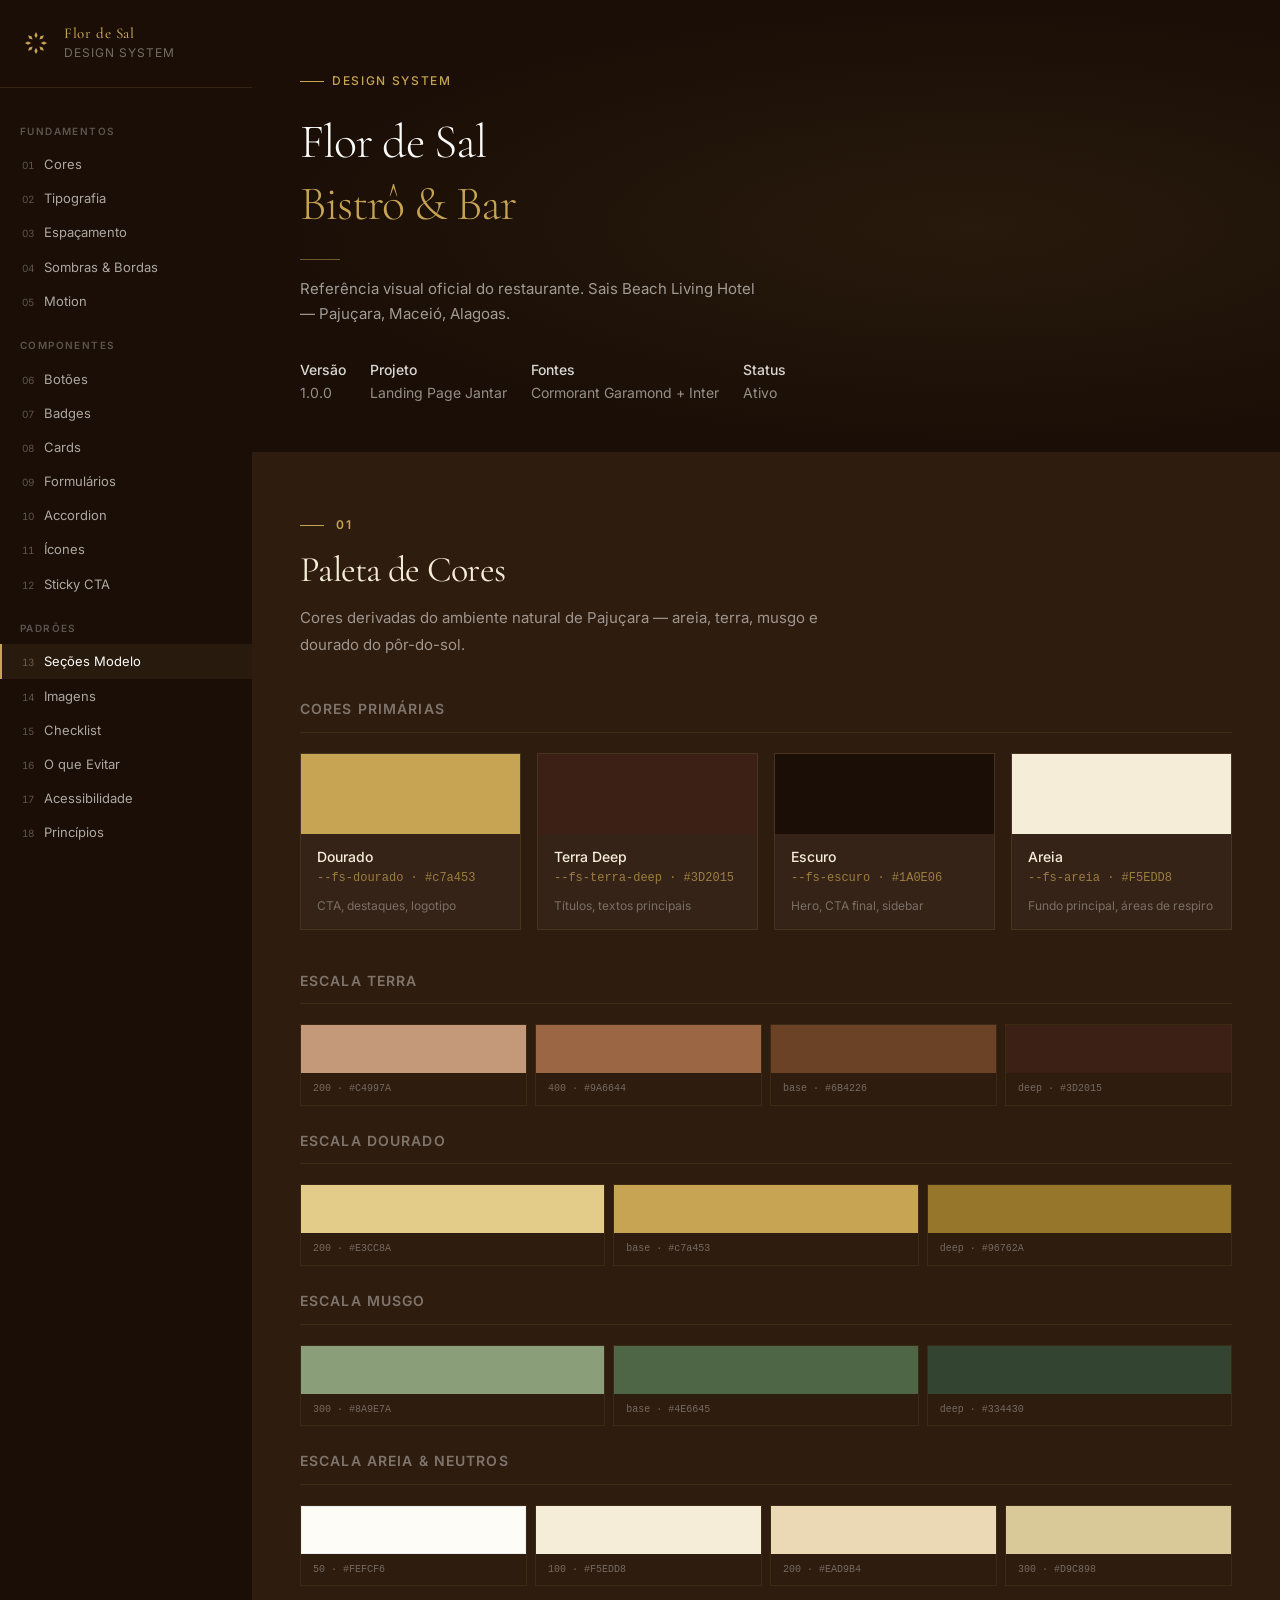
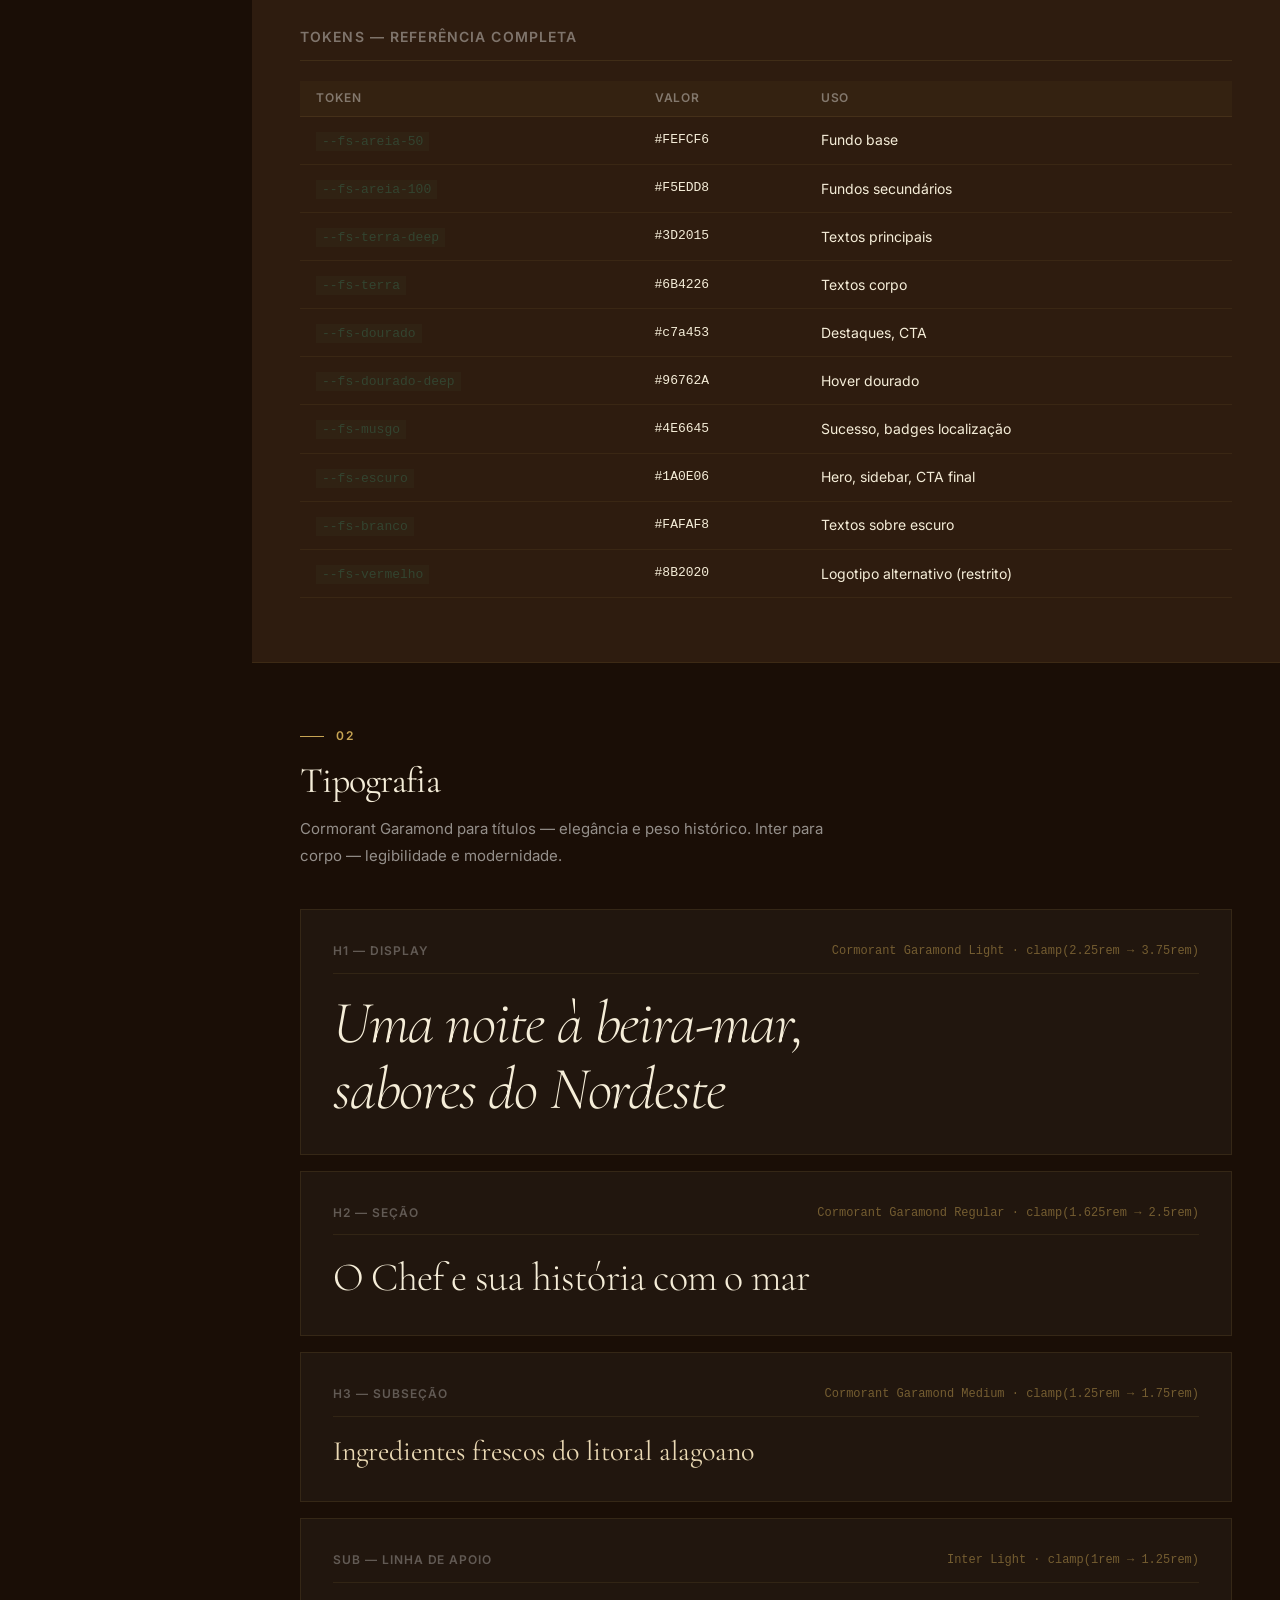
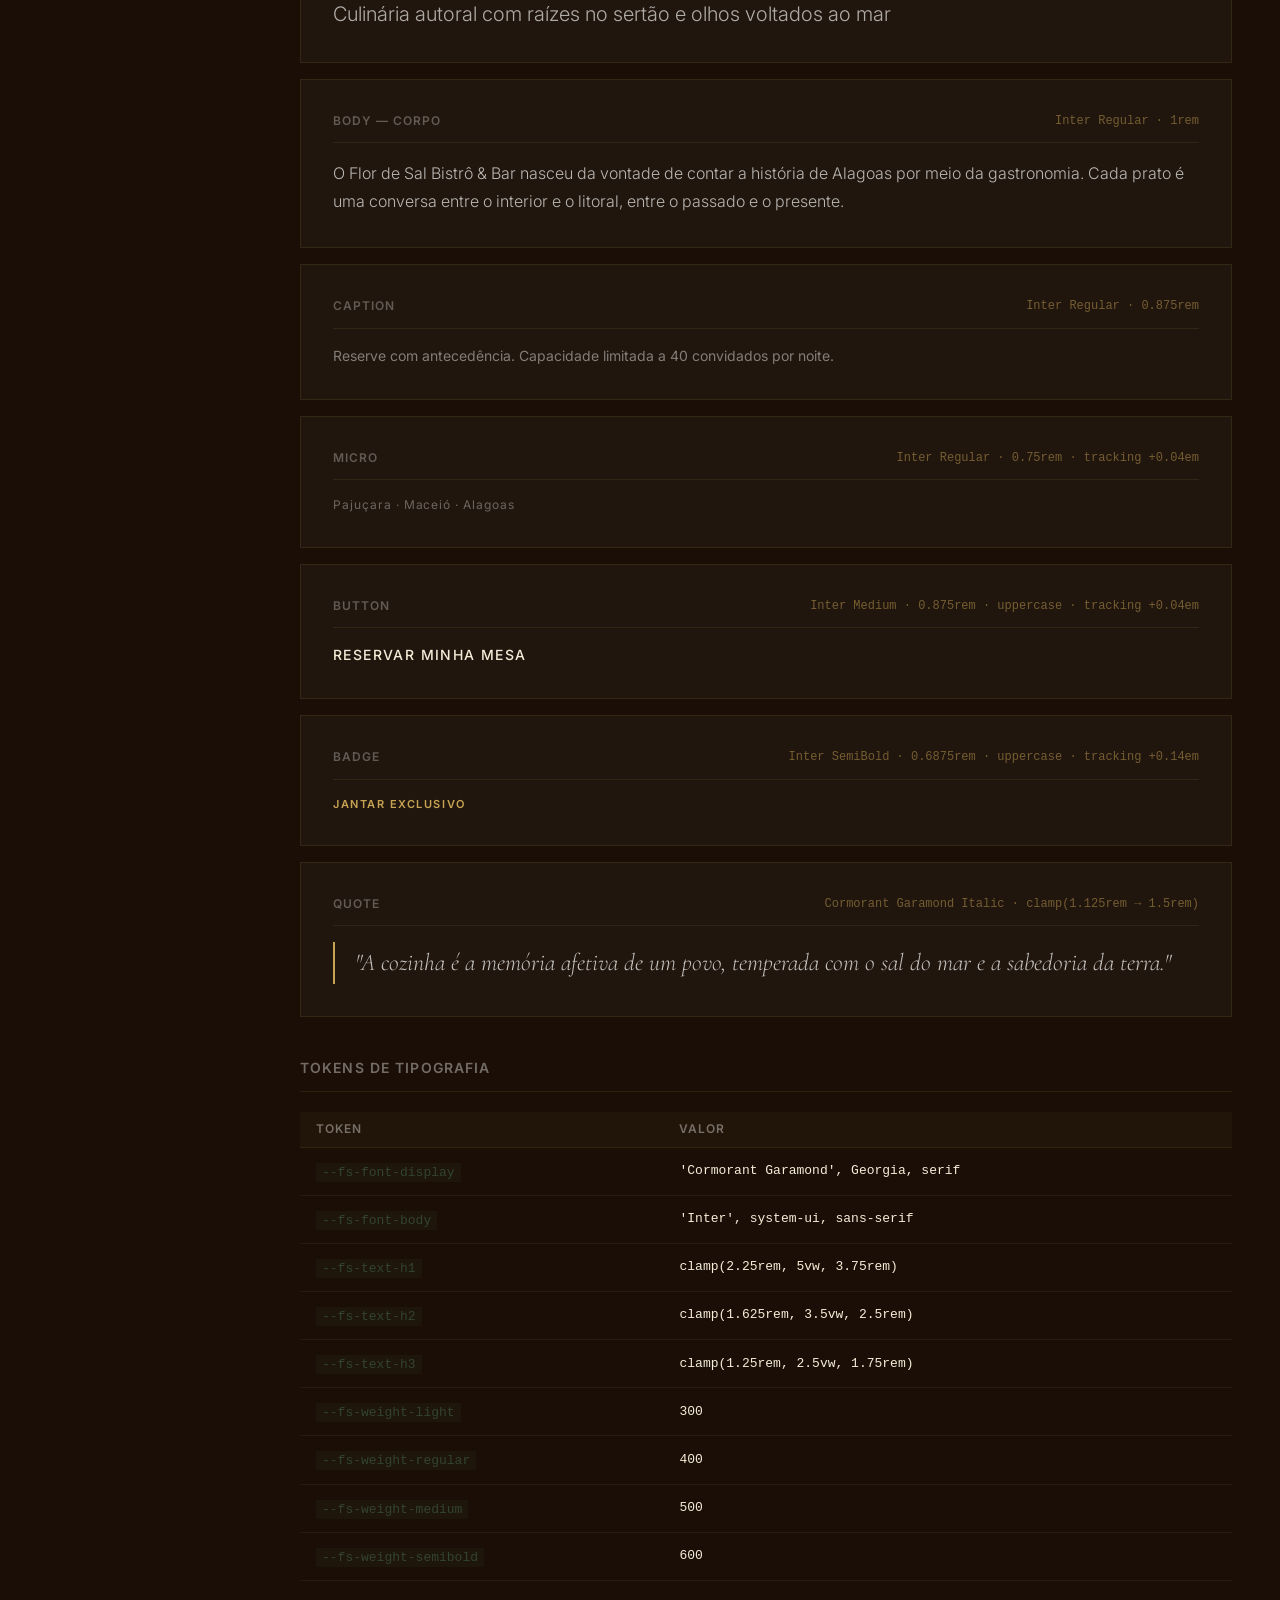
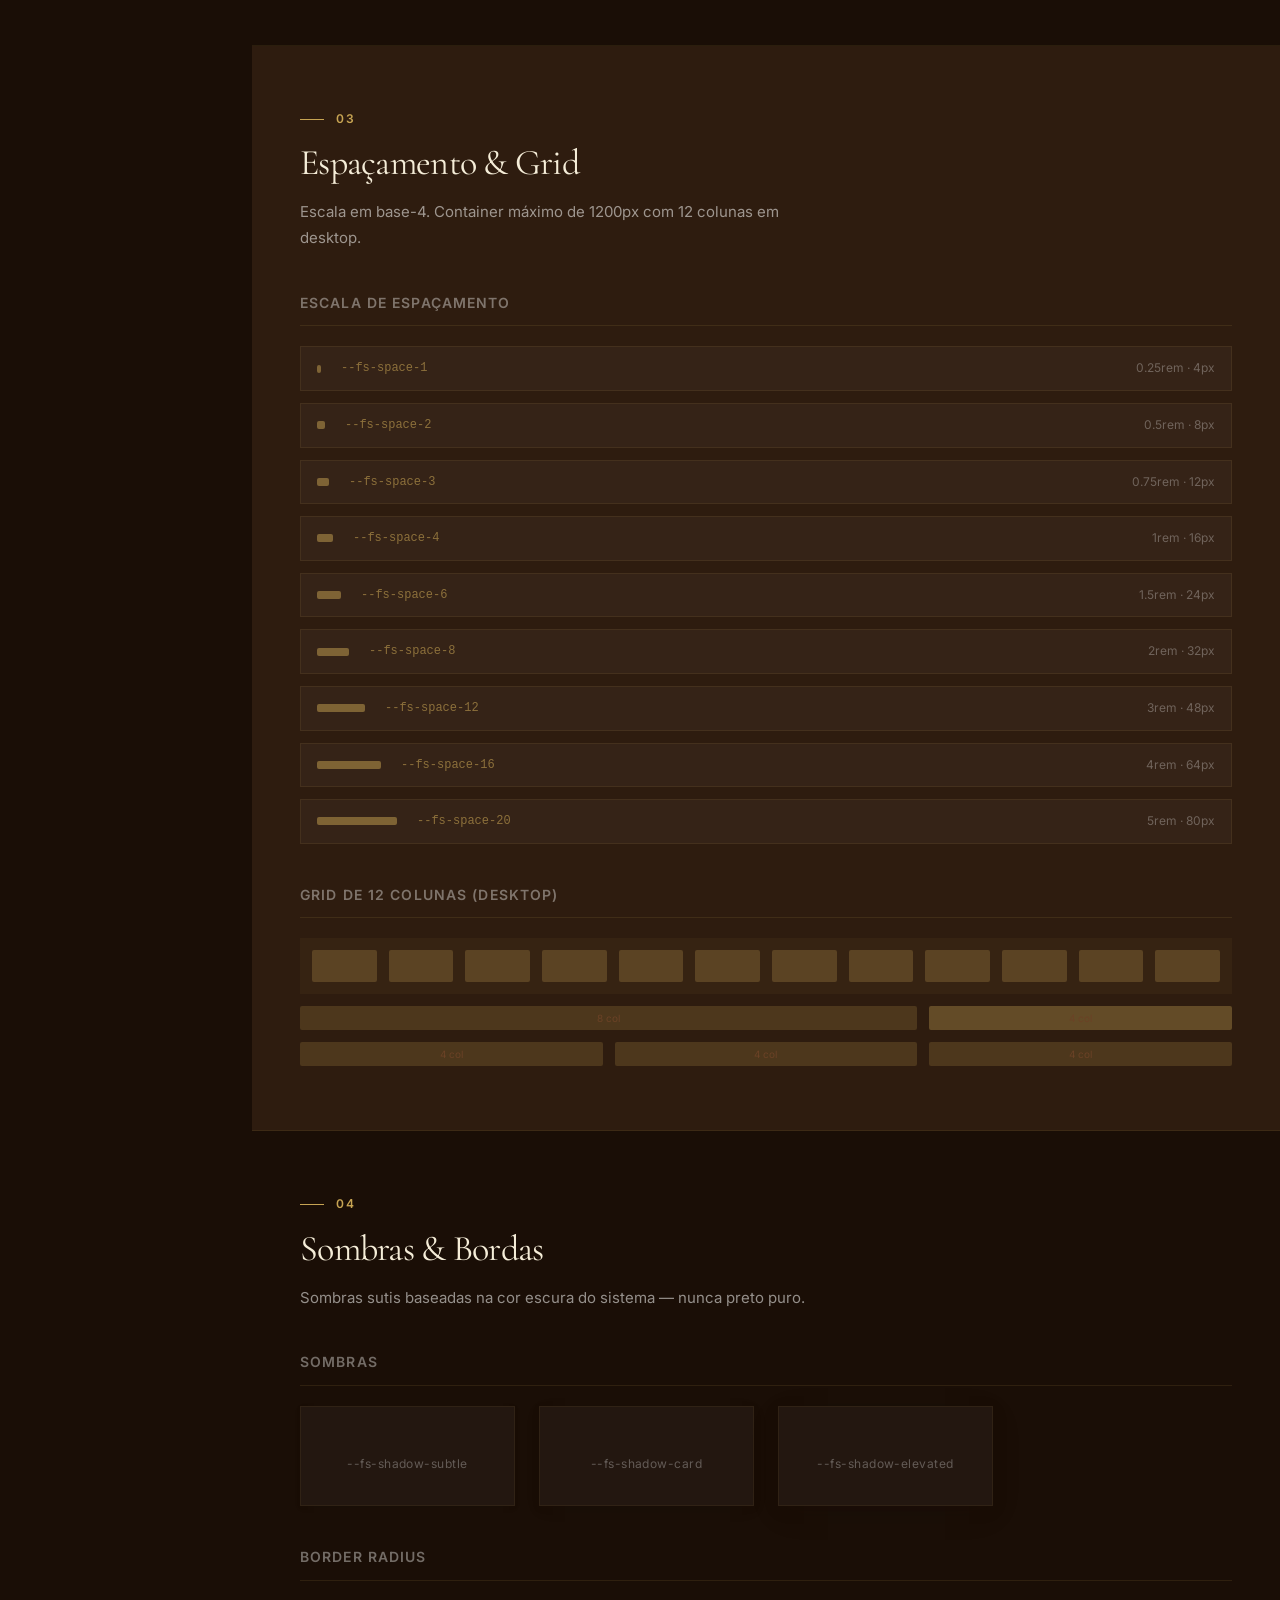
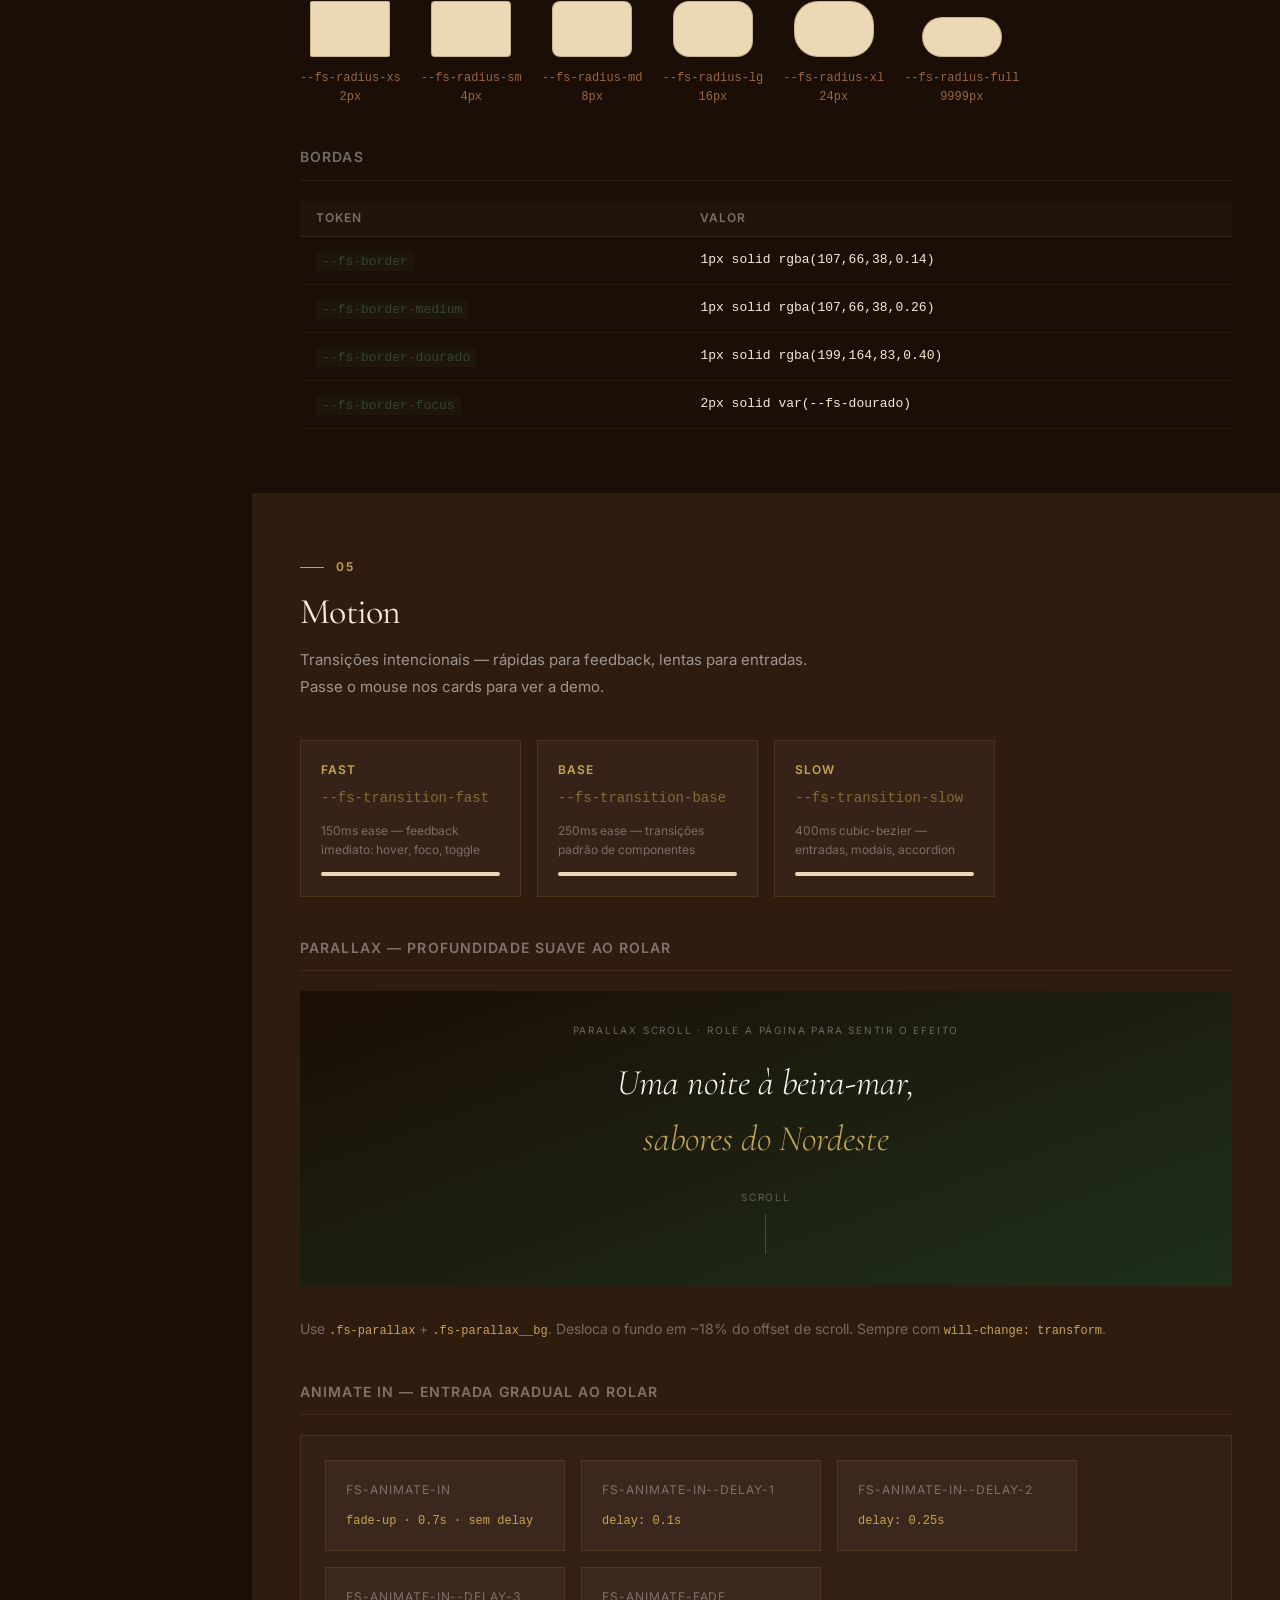
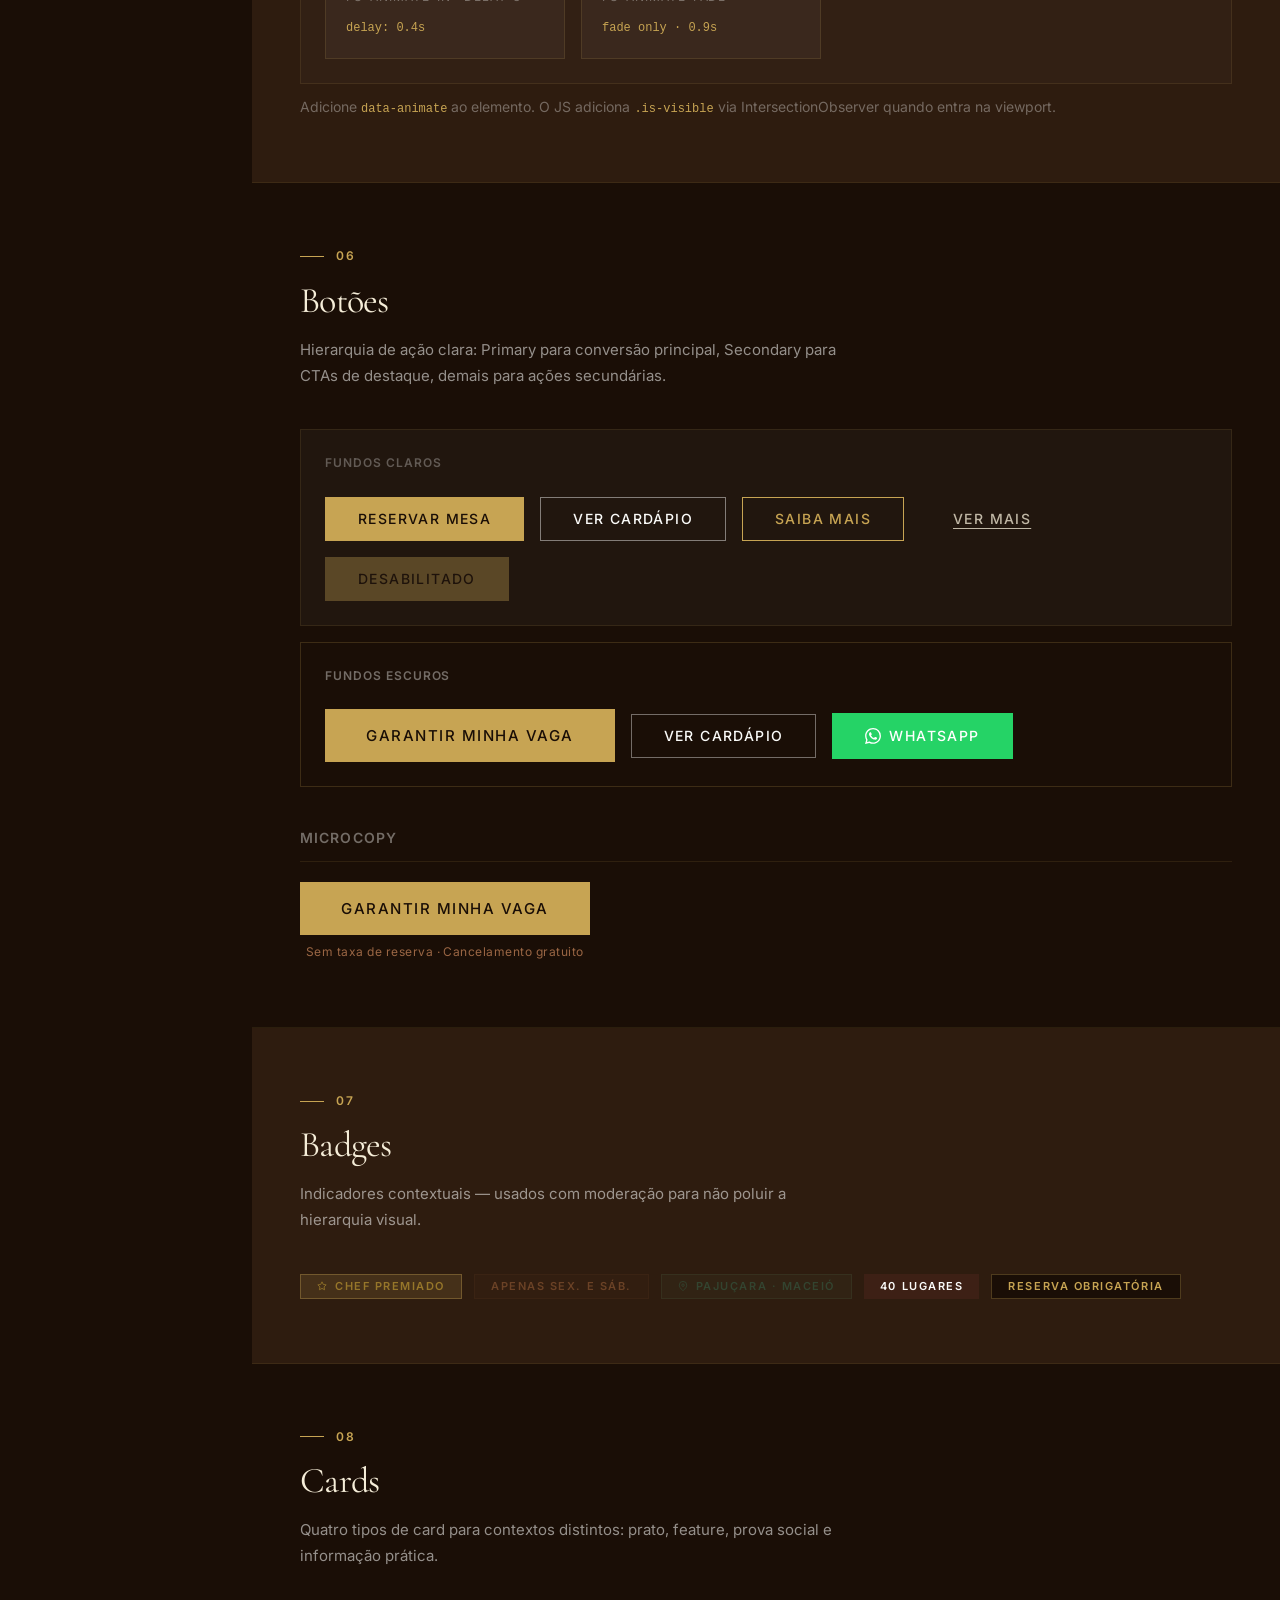
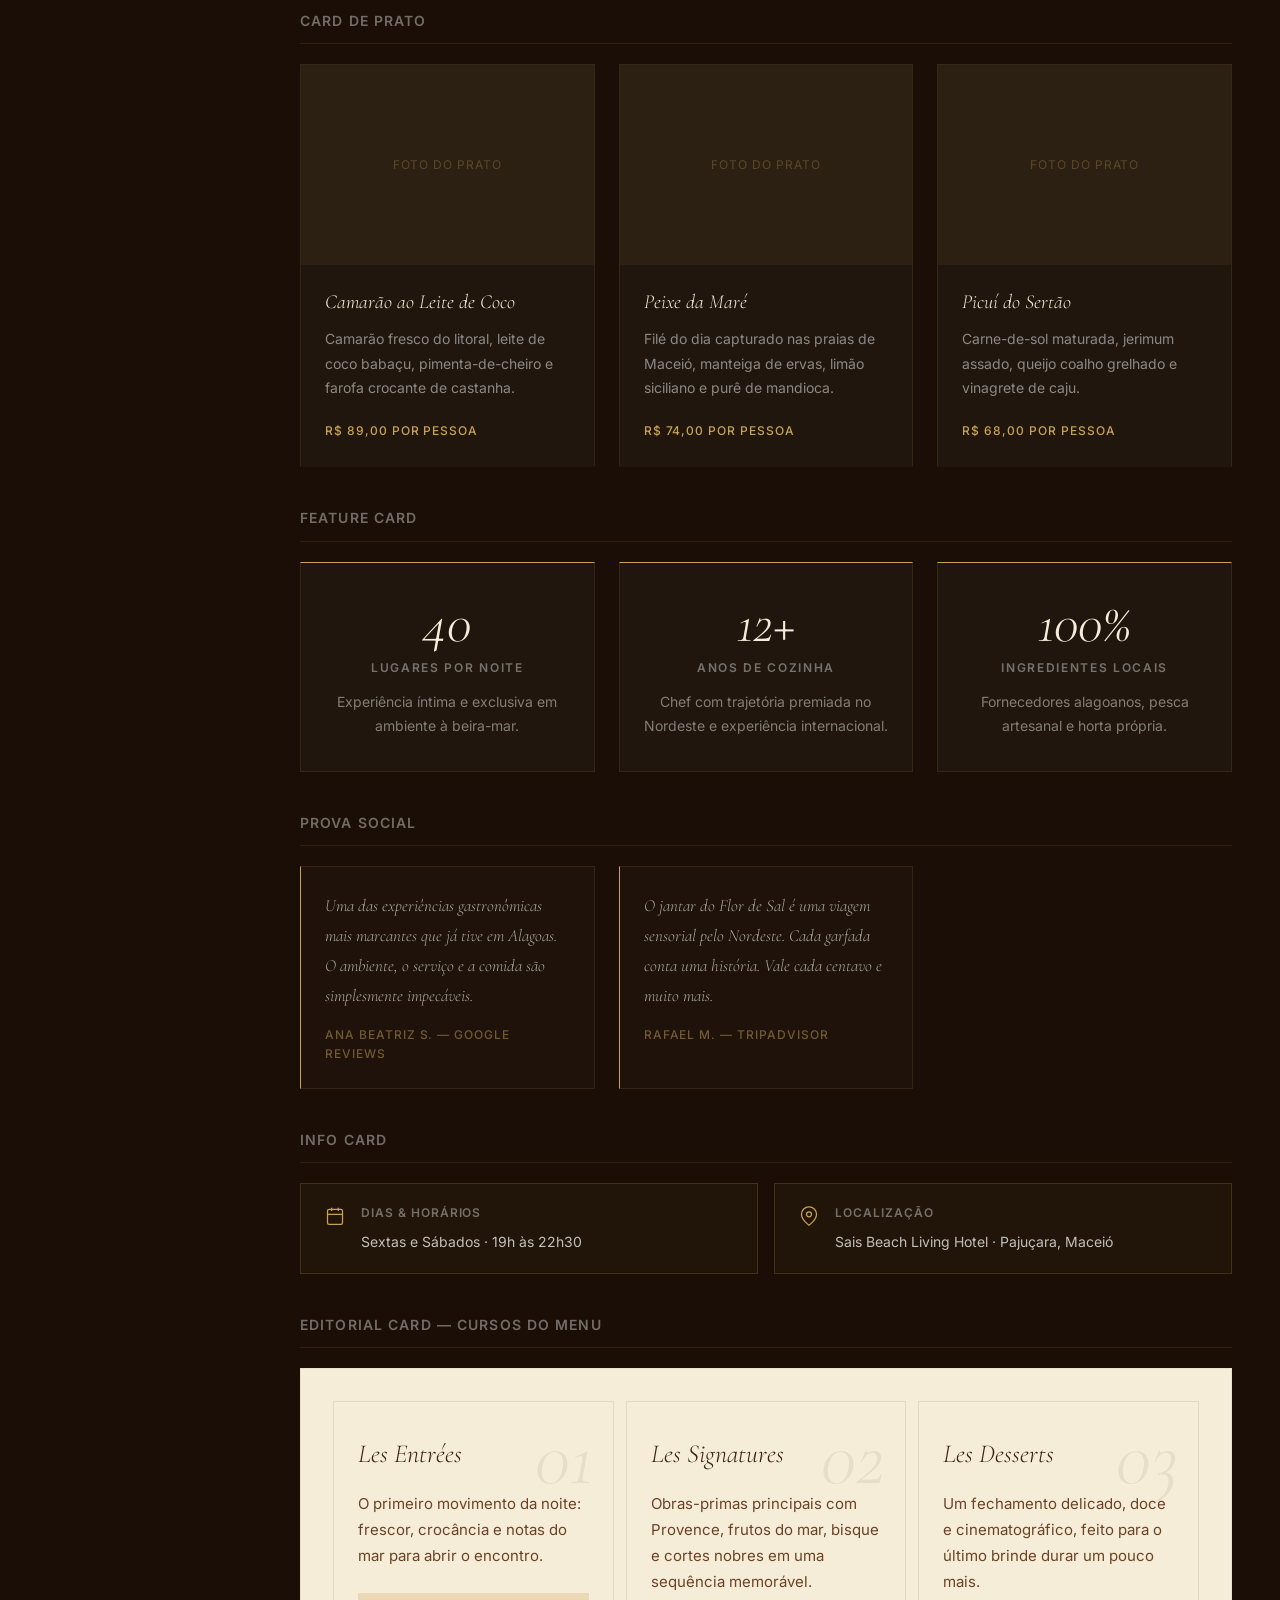
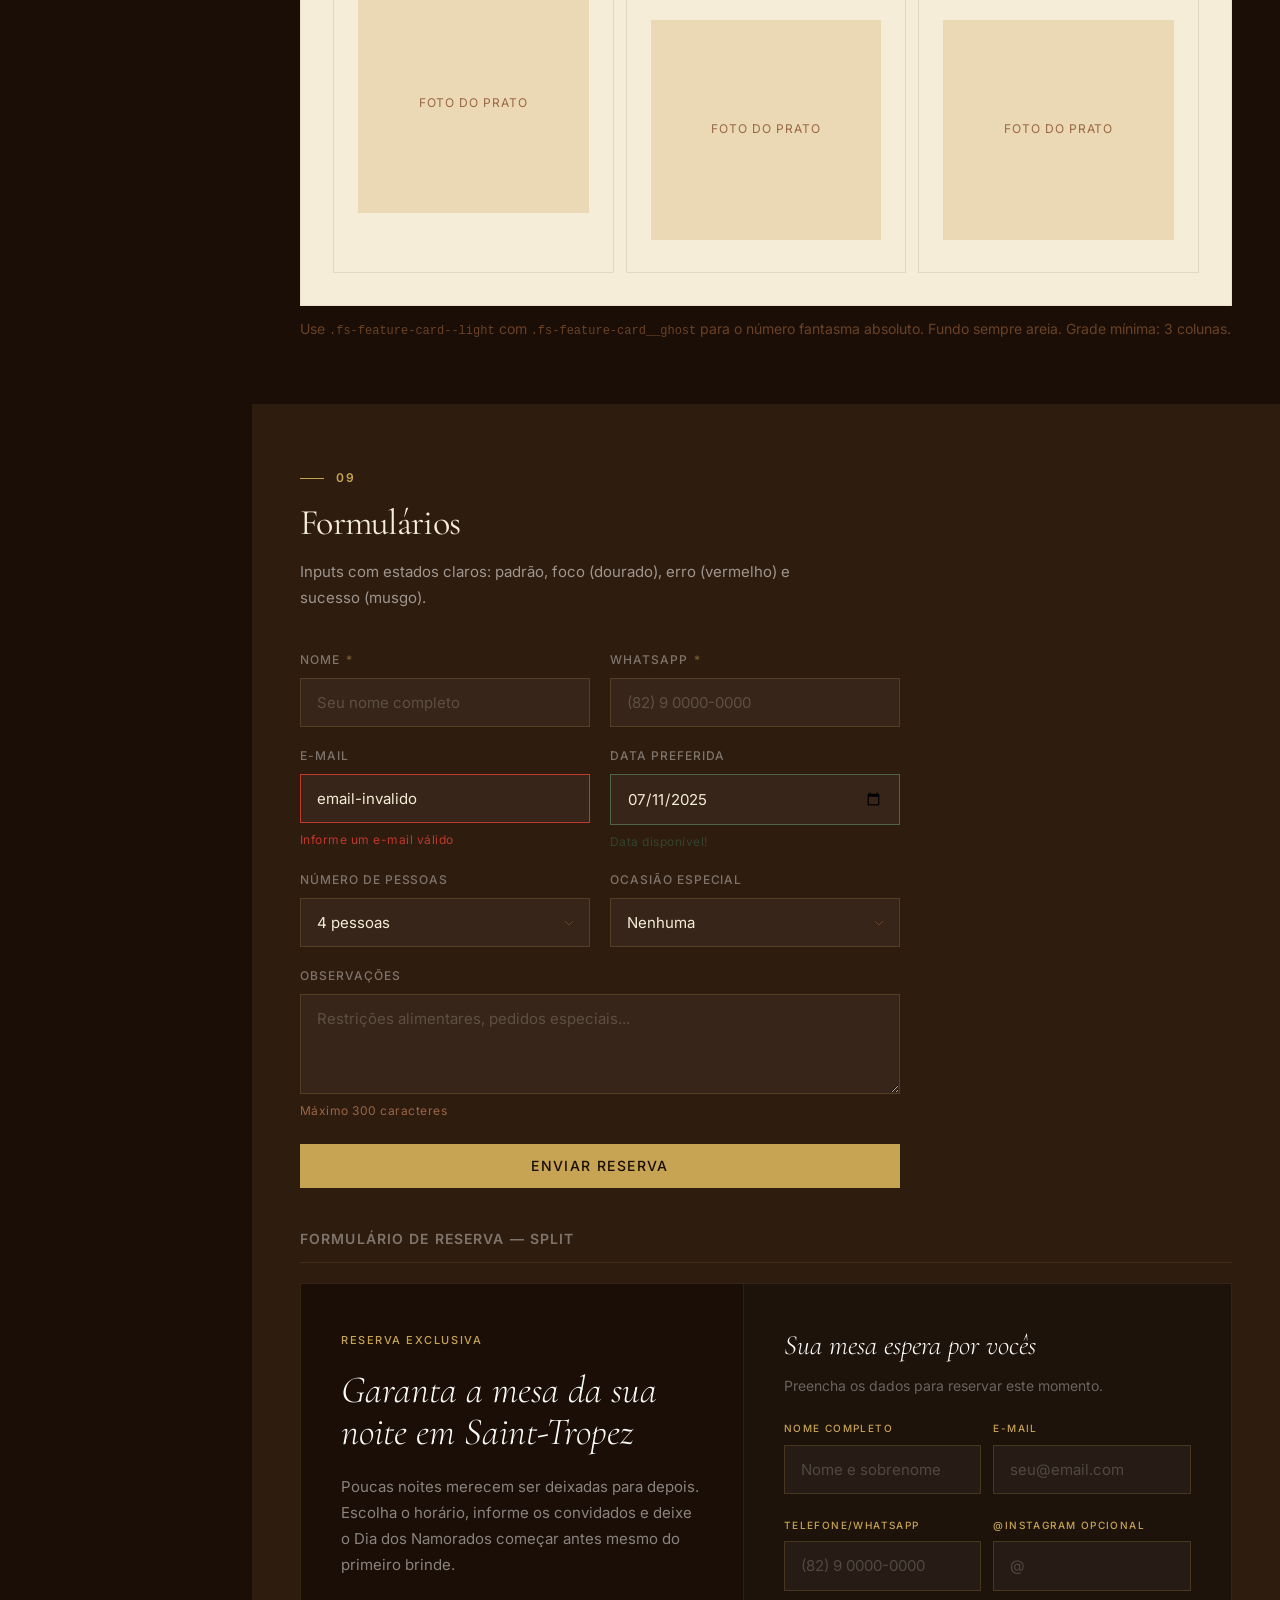
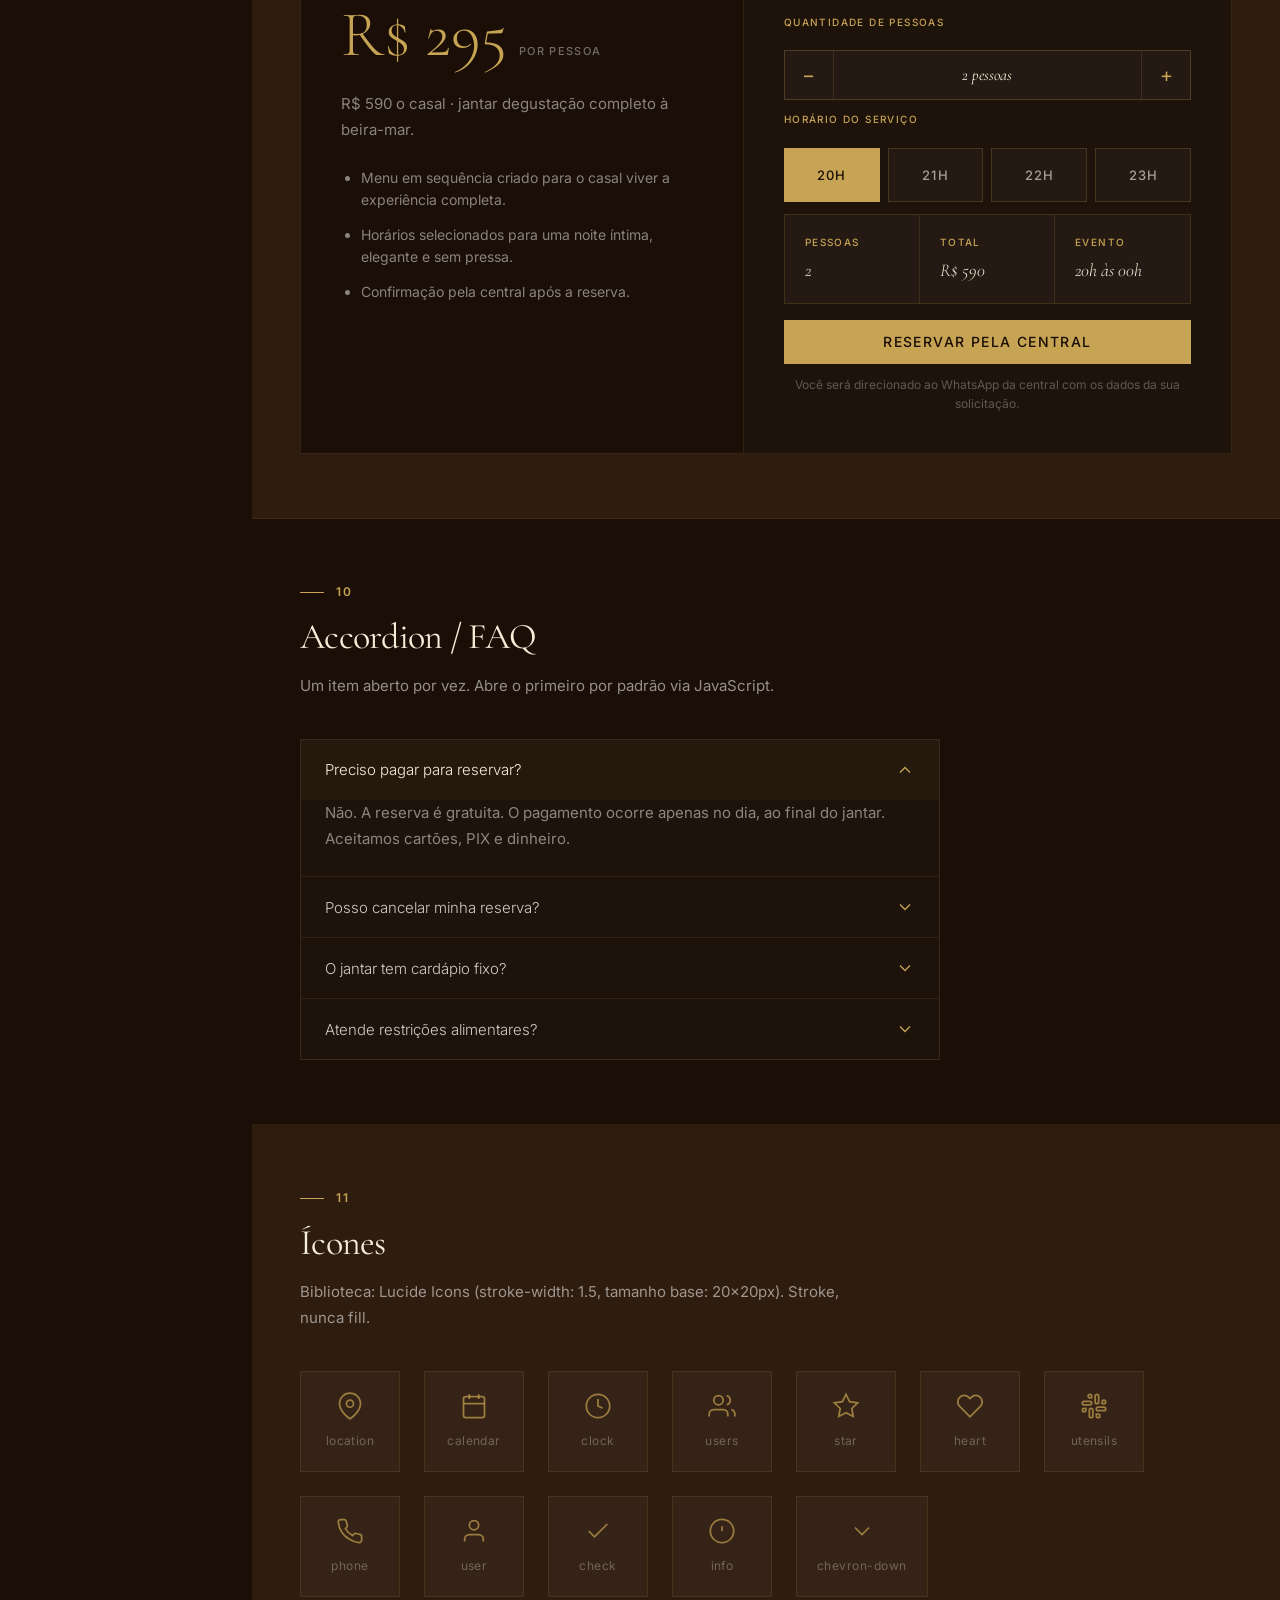
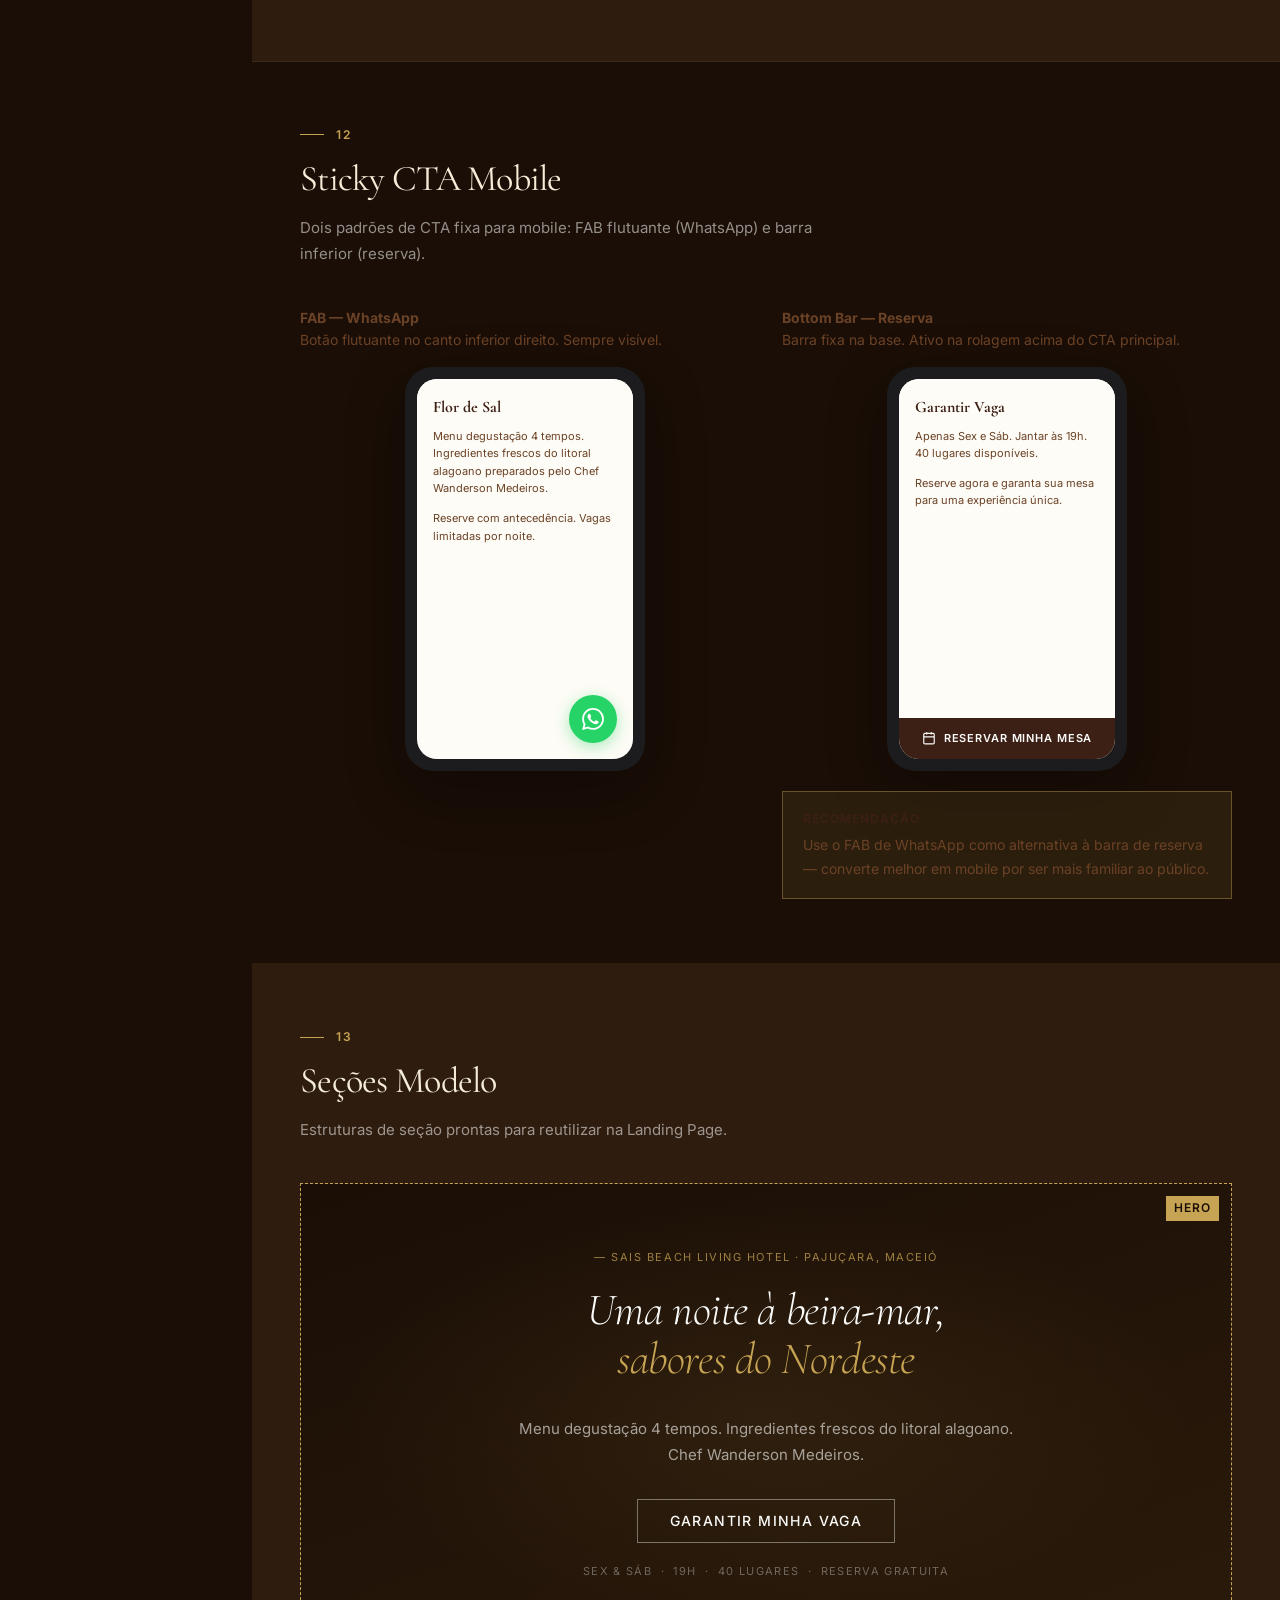
<file: designsystem/index.html>
<!DOCTYPE html>
<html lang="pt-BR">
<head>
  <meta charset="UTF-8" />
  <meta name="viewport" content="width=device-width, initial-scale=1.0" />
  <title>Design System — Flor de Sal Bistrô & Bar</title>
  <link rel="preconnect" href="https://fonts.googleapis.com" />
  <link rel="preconnect" href="https://fonts.gstatic.com" crossorigin />
  <link href="https://fonts.googleapis.com/css2?family=Cormorant+Garamond:ital,wght@0,300;0,400;0,500;0,600;1,300;1,400&family=Inter:wght@300;400;500;600&display=swap" rel="stylesheet" />
  <link rel="stylesheet" href="tokens.css" />
  <link rel="stylesheet" href="guide.css" />
</head>
<body>
<div class="sg-layout">

  <!-- SIDEBAR -->
  <aside class="sg-sidebar">
    <div class="sg-sidebar__brand">
      <img class="sg-sidebar__logo"
           src="../Identidade%20Visual/SVG/Logotipo_Icone_Dourado.svg"
           alt="Flor de Sal"
           onerror="this.style.display='none'" />
      <div>
        <div class="sg-sidebar__title">Flor de Sal</div>
        <div class="sg-sidebar__subtitle">Design System</div>
      </div>
    </div>

    <nav class="sg-nav">
      <div class="sg-nav__group-label">Fundamentos</div>
      <a class="sg-nav__item" href="#cores"><span class="num">01</span>Cores</a>
      <a class="sg-nav__item" href="#tipografia"><span class="num">02</span>Tipografia</a>
      <a class="sg-nav__item" href="#espacamento"><span class="num">03</span>Espaçamento</a>
      <a class="sg-nav__item" href="#sombras"><span class="num">04</span>Sombras & Bordas</a>
      <a class="sg-nav__item" href="#motion"><span class="num">05</span>Motion</a>

      <div class="sg-nav__group-label">Componentes</div>
      <a class="sg-nav__item" href="#botoes"><span class="num">06</span>Botões</a>
      <a class="sg-nav__item" href="#badges"><span class="num">07</span>Badges</a>
      <a class="sg-nav__item" href="#cards"><span class="num">08</span>Cards</a>
      <a class="sg-nav__item" href="#formularios"><span class="num">09</span>Formulários</a>
      <a class="sg-nav__item" href="#accordion"><span class="num">10</span>Accordion</a>
      <a class="sg-nav__item" href="#icones"><span class="num">11</span>Ícones</a>
      <a class="sg-nav__item" href="#sticky"><span class="num">12</span>Sticky CTA</a>

      <div class="sg-nav__group-label">Padrões</div>
      <a class="sg-nav__item" href="#secoes"><span class="num">13</span>Seções Modelo</a>
      <a class="sg-nav__item" href="#imagens"><span class="num">14</span>Imagens</a>
      <a class="sg-nav__item" href="#checklist"><span class="num">15</span>Checklist</a>
      <a class="sg-nav__item" href="#evitar"><span class="num">16</span>O que Evitar</a>
      <a class="sg-nav__item" href="#acessibilidade"><span class="num">17</span>Acessibilidade</a>
      <a class="sg-nav__item" href="#principios"><span class="num">18</span>Princípios</a>
    </nav>
  </aside>

  <!-- MOBILE TOGGLE -->
  <button class="sg-mobile-toggle" aria-label="Abrir menu">
    <svg width="20" height="20" viewBox="0 0 24 24" fill="none" stroke="currentColor" stroke-width="1.5">
      <path d="M3 12h18M3 6h18M3 18h18"/>
    </svg>
  </button>

  <!-- MAIN -->
  <main class="sg-main">

    <!-- HEADER -->
    <header class="sg-header">
      <div class="sg-header__badge">Design System</div>
      <h1>Flor de Sal<br><em>Bistrô & Bar</em></h1>
      <p class="sg-header__desc">
        Referência visual oficial do restaurante. Sais Beach Living Hotel — Pajuçara, Maceió, Alagoas.
      </p>
      <div class="sg-header__meta">
        <div class="sg-header__meta-item"><strong>Versão</strong>1.0.0</div>
        <div class="sg-header__meta-item"><strong>Projeto</strong>Landing Page Jantar</div>
        <div class="sg-header__meta-item"><strong>Fontes</strong>Cormorant Garamond + Inter</div>
        <div class="sg-header__meta-item"><strong>Status</strong>Ativo</div>
      </div>
    </header>

    <!-- ══ 01 CORES ══════════════════════════════════ -->
    <section class="sg-section" id="cores">
      <div class="sg-section__header">
        <span class="sg-section__num">01</span>
        <h2 class="sg-section__title">Paleta de Cores</h2>
        <p class="sg-section__desc">Cores derivadas do ambiente natural de Pajuçara — areia, terra, musgo e dourado do pôr-do-sol.</p>
      </div>

      <div class="sg-subsection">
        <h3 class="sg-subsection__title">Cores primárias</h3>
        <div class="sg-color-grid">
          <div class="sg-color-card">
            <div class="sg-color-swatch" style="background:#c7a453"></div>
            <div class="sg-color-info">
              <span class="sg-color-name">Dourado</span>
              <span class="sg-color-hex">--fs-dourado · #c7a453</span>
              <span class="sg-color-role">CTA, destaques, logotipo</span>
            </div>
          </div>
          <div class="sg-color-card">
            <div class="sg-color-swatch" style="background:#3D2015"></div>
            <div class="sg-color-info">
              <span class="sg-color-name">Terra Deep</span>
              <span class="sg-color-hex">--fs-terra-deep · #3D2015</span>
              <span class="sg-color-role">Títulos, textos principais</span>
            </div>
          </div>
          <div class="sg-color-card">
            <div class="sg-color-swatch" style="background:#1A0E06"></div>
            <div class="sg-color-info">
              <span class="sg-color-name">Escuro</span>
              <span class="sg-color-hex">--fs-escuro · #1A0E06</span>
              <span class="sg-color-role">Hero, CTA final, sidebar</span>
            </div>
          </div>
          <div class="sg-color-card">
            <div class="sg-color-swatch" style="background:#F5EDD8"></div>
            <div class="sg-color-info">
              <span class="sg-color-name">Areia</span>
              <span class="sg-color-hex">--fs-areia · #F5EDD8</span>
              <span class="sg-color-role">Fundo principal, áreas de respiro</span>
            </div>
          </div>
        </div>
      </div>

      <div class="sg-subsection">
        <h3 class="sg-subsection__title">Escala Terra</h3>
        <div class="sg-color-row">
          <div class="sg-color-chip">
            <div class="sg-color-chip__swatch" style="background:#C4997A"></div>
            <div class="sg-color-chip__label">200 · #C4997A</div>
          </div>
          <div class="sg-color-chip">
            <div class="sg-color-chip__swatch" style="background:#9A6644"></div>
            <div class="sg-color-chip__label">400 · #9A6644</div>
          </div>
          <div class="sg-color-chip">
            <div class="sg-color-chip__swatch" style="background:#6B4226"></div>
            <div class="sg-color-chip__label">base · #6B4226</div>
          </div>
          <div class="sg-color-chip">
            <div class="sg-color-chip__swatch" style="background:#3D2015"></div>
            <div class="sg-color-chip__label">deep · #3D2015</div>
          </div>
        </div>

        <h3 class="sg-subsection__title">Escala Dourado</h3>
        <div class="sg-color-row">
          <div class="sg-color-chip">
            <div class="sg-color-chip__swatch" style="background:#E3CC8A"></div>
            <div class="sg-color-chip__label">200 · #E3CC8A</div>
          </div>
          <div class="sg-color-chip">
            <div class="sg-color-chip__swatch" style="background:#c7a453"></div>
            <div class="sg-color-chip__label">base · #c7a453</div>
          </div>
          <div class="sg-color-chip">
            <div class="sg-color-chip__swatch" style="background:#96762A"></div>
            <div class="sg-color-chip__label">deep · #96762A</div>
          </div>
        </div>

        <h3 class="sg-subsection__title">Escala Musgo</h3>
        <div class="sg-color-row">
          <div class="sg-color-chip">
            <div class="sg-color-chip__swatch" style="background:#8A9E7A"></div>
            <div class="sg-color-chip__label">300 · #8A9E7A</div>
          </div>
          <div class="sg-color-chip">
            <div class="sg-color-chip__swatch" style="background:#4E6645"></div>
            <div class="sg-color-chip__label">base · #4E6645</div>
          </div>
          <div class="sg-color-chip">
            <div class="sg-color-chip__swatch" style="background:#334430"></div>
            <div class="sg-color-chip__label">deep · #334430</div>
          </div>
        </div>

        <h3 class="sg-subsection__title">Escala Areia & Neutros</h3>
        <div class="sg-color-row">
          <div class="sg-color-chip">
            <div class="sg-color-chip__swatch" style="background:#FEFCF6;border:1px solid #eee"></div>
            <div class="sg-color-chip__label">50 · #FEFCF6</div>
          </div>
          <div class="sg-color-chip">
            <div class="sg-color-chip__swatch" style="background:#F5EDD8"></div>
            <div class="sg-color-chip__label">100 · #F5EDD8</div>
          </div>
          <div class="sg-color-chip">
            <div class="sg-color-chip__swatch" style="background:#EAD9B4"></div>
            <div class="sg-color-chip__label">200 · #EAD9B4</div>
          </div>
          <div class="sg-color-chip">
            <div class="sg-color-chip__swatch" style="background:#D9C898"></div>
            <div class="sg-color-chip__label">300 · #D9C898</div>
          </div>
        </div>
      </div>

      <div class="sg-subsection">
        <h3 class="sg-subsection__title">Tokens — referência completa</h3>
        <table class="sg-token-table">
          <thead>
            <tr><th>Token</th><th>Valor</th><th>Uso</th></tr>
          </thead>
          <tbody>
            <tr><td><span class="sg-token-name">--fs-areia-50</span></td><td class="sg-token-value">#FEFCF6</td><td>Fundo base</td></tr>
            <tr><td><span class="sg-token-name">--fs-areia-100</span></td><td class="sg-token-value">#F5EDD8</td><td>Fundos secundários</td></tr>
            <tr><td><span class="sg-token-name">--fs-terra-deep</span></td><td class="sg-token-value">#3D2015</td><td>Textos principais</td></tr>
            <tr><td><span class="sg-token-name">--fs-terra</span></td><td class="sg-token-value">#6B4226</td><td>Textos corpo</td></tr>
            <tr><td><span class="sg-token-name">--fs-dourado</span></td><td class="sg-token-value">#c7a453</td><td>Destaques, CTA</td></tr>
            <tr><td><span class="sg-token-name">--fs-dourado-deep</span></td><td class="sg-token-value">#96762A</td><td>Hover dourado</td></tr>
            <tr><td><span class="sg-token-name">--fs-musgo</span></td><td class="sg-token-value">#4E6645</td><td>Sucesso, badges localização</td></tr>
            <tr><td><span class="sg-token-name">--fs-escuro</span></td><td class="sg-token-value">#1A0E06</td><td>Hero, sidebar, CTA final</td></tr>
            <tr><td><span class="sg-token-name">--fs-branco</span></td><td class="sg-token-value">#FAFAF8</td><td>Textos sobre escuro</td></tr>
            <tr><td><span class="sg-token-name">--fs-vermelho</span></td><td class="sg-token-value">#8B2020</td><td>Logotipo alternativo (restrito)</td></tr>
          </tbody>
        </table>
      </div>
    </section>

    <!-- ══ 02 TIPOGRAFIA ═════════════════════════════ -->
    <section class="sg-section" id="tipografia">
      <div class="sg-section__header">
        <span class="sg-section__num">02</span>
        <h2 class="sg-section__title">Tipografia</h2>
        <p class="sg-section__desc">Cormorant Garamond para títulos — elegância e peso histórico. Inter para corpo — legibilidade e modernidade.</p>
      </div>

      <div class="sg-type-sample">
        <div class="sg-type-sample__label">H1 — Display <span>Cormorant Garamond Light · clamp(2.25rem → 3.75rem)</span></div>
        <p class="sg-type-h1">Uma noite à beira-mar,<br>sabores do Nordeste</p>
      </div>

      <div class="sg-type-sample">
        <div class="sg-type-sample__label">H2 — Seção <span>Cormorant Garamond Regular · clamp(1.625rem → 2.5rem)</span></div>
        <p class="sg-type-h2">O Chef e sua história com o mar</p>
      </div>

      <div class="sg-type-sample">
        <div class="sg-type-sample__label">H3 — Subseção <span>Cormorant Garamond Medium · clamp(1.25rem → 1.75rem)</span></div>
        <p class="sg-type-h3">Ingredientes frescos do litoral alagoano</p>
      </div>

      <div class="sg-type-sample">
        <div class="sg-type-sample__label">Sub — Linha de apoio <span>Inter Light · clamp(1rem → 1.25rem)</span></div>
        <p class="sg-type-sub">Culinária autoral com raízes no sertão e olhos voltados ao mar</p>
      </div>

      <div class="sg-type-sample">
        <div class="sg-type-sample__label">Body — Corpo <span>Inter Regular · 1rem</span></div>
        <p class="sg-type-body">O Flor de Sal Bistrô & Bar nasceu da vontade de contar a história de Alagoas por meio da gastronomia. Cada prato é uma conversa entre o interior e o litoral, entre o passado e o presente.</p>
      </div>

      <div class="sg-type-sample">
        <div class="sg-type-sample__label">Caption <span>Inter Regular · 0.875rem</span></div>
        <p class="sg-type-caption">Reserve com antecedência. Capacidade limitada a 40 convidados por noite.</p>
      </div>

      <div class="sg-type-sample">
        <div class="sg-type-sample__label">Micro <span>Inter Regular · 0.75rem · tracking +0.04em</span></div>
        <p class="sg-type-micro">Pajuçara · Maceió · Alagoas</p>
      </div>

      <div class="sg-type-sample">
        <div class="sg-type-sample__label">Button <span>Inter Medium · 0.875rem · uppercase · tracking +0.04em</span></div>
        <p class="sg-type-button">Reservar minha mesa</p>
      </div>

      <div class="sg-type-sample">
        <div class="sg-type-sample__label">Badge <span>Inter SemiBold · 0.6875rem · uppercase · tracking +0.14em</span></div>
        <p class="sg-type-badge">Jantar Exclusivo</p>
      </div>

      <div class="sg-type-sample">
        <div class="sg-type-sample__label">Quote <span>Cormorant Garamond Italic · clamp(1.125rem → 1.5rem)</span></div>
        <blockquote class="sg-type-quote">"A cozinha é a memória afetiva de um povo, temperada com o sal do mar e a sabedoria da terra."</blockquote>
      </div>

      <div class="sg-subsection">
        <h3 class="sg-subsection__title">Tokens de tipografia</h3>
        <table class="sg-token-table">
          <thead><tr><th>Token</th><th>Valor</th></tr></thead>
          <tbody>
            <tr><td><span class="sg-token-name">--fs-font-display</span></td><td class="sg-token-value">'Cormorant Garamond', Georgia, serif</td></tr>
            <tr><td><span class="sg-token-name">--fs-font-body</span></td><td class="sg-token-value">'Inter', system-ui, sans-serif</td></tr>
            <tr><td><span class="sg-token-name">--fs-text-h1</span></td><td class="sg-token-value">clamp(2.25rem, 5vw, 3.75rem)</td></tr>
            <tr><td><span class="sg-token-name">--fs-text-h2</span></td><td class="sg-token-value">clamp(1.625rem, 3.5vw, 2.5rem)</td></tr>
            <tr><td><span class="sg-token-name">--fs-text-h3</span></td><td class="sg-token-value">clamp(1.25rem, 2.5vw, 1.75rem)</td></tr>
            <tr><td><span class="sg-token-name">--fs-weight-light</span></td><td class="sg-token-value">300</td></tr>
            <tr><td><span class="sg-token-name">--fs-weight-regular</span></td><td class="sg-token-value">400</td></tr>
            <tr><td><span class="sg-token-name">--fs-weight-medium</span></td><td class="sg-token-value">500</td></tr>
            <tr><td><span class="sg-token-name">--fs-weight-semibold</span></td><td class="sg-token-value">600</td></tr>
          </tbody>
        </table>
      </div>
    </section>

    <!-- ══ 03 ESPAÇAMENTO ════════════════════════════ -->
    <section class="sg-section" id="espacamento">
      <div class="sg-section__header">
        <span class="sg-section__num">03</span>
        <h2 class="sg-section__title">Espaçamento & Grid</h2>
        <p class="sg-section__desc">Escala em base-4. Container máximo de 1200px com 12 colunas em desktop.</p>
      </div>

      <div class="sg-subsection">
        <h3 class="sg-subsection__title">Escala de espaçamento</h3>
        <div class="sg-spacing-row"><div class="sg-spacing-bar" style="width:4px"></div><span class="sg-spacing-label">--fs-space-1</span><span class="sg-spacing-value">0.25rem · 4px</span></div>
        <div class="sg-spacing-row"><div class="sg-spacing-bar" style="width:8px"></div><span class="sg-spacing-label">--fs-space-2</span><span class="sg-spacing-value">0.5rem · 8px</span></div>
        <div class="sg-spacing-row"><div class="sg-spacing-bar" style="width:12px"></div><span class="sg-spacing-label">--fs-space-3</span><span class="sg-spacing-value">0.75rem · 12px</span></div>
        <div class="sg-spacing-row"><div class="sg-spacing-bar" style="width:16px"></div><span class="sg-spacing-label">--fs-space-4</span><span class="sg-spacing-value">1rem · 16px</span></div>
        <div class="sg-spacing-row"><div class="sg-spacing-bar" style="width:24px"></div><span class="sg-spacing-label">--fs-space-6</span><span class="sg-spacing-value">1.5rem · 24px</span></div>
        <div class="sg-spacing-row"><div class="sg-spacing-bar" style="width:32px"></div><span class="sg-spacing-label">--fs-space-8</span><span class="sg-spacing-value">2rem · 32px</span></div>
        <div class="sg-spacing-row"><div class="sg-spacing-bar" style="width:48px"></div><span class="sg-spacing-label">--fs-space-12</span><span class="sg-spacing-value">3rem · 48px</span></div>
        <div class="sg-spacing-row"><div class="sg-spacing-bar" style="width:64px"></div><span class="sg-spacing-label">--fs-space-16</span><span class="sg-spacing-value">4rem · 64px</span></div>
        <div class="sg-spacing-row"><div class="sg-spacing-bar" style="width:80px"></div><span class="sg-spacing-label">--fs-space-20</span><span class="sg-spacing-value">5rem · 80px</span></div>
      </div>

      <div class="sg-subsection">
        <h3 class="sg-subsection__title">Grid de 12 colunas (desktop)</h3>
        <div class="sg-grid-demo">
          <div class="sg-grid-col"></div><div class="sg-grid-col"></div><div class="sg-grid-col"></div>
          <div class="sg-grid-col"></div><div class="sg-grid-col"></div><div class="sg-grid-col"></div>
          <div class="sg-grid-col"></div><div class="sg-grid-col"></div><div class="sg-grid-col"></div>
          <div class="sg-grid-col"></div><div class="sg-grid-col"></div><div class="sg-grid-col"></div>
        </div>
        <div style="display:grid;grid-template-columns:repeat(12,1fr);gap:var(--fs-space-3);margin-bottom:var(--fs-space-3)">
          <div style="grid-column:span 8;background:rgba(199,164,83,.2);border-radius:var(--fs-radius-xs);height:24px;display:flex;align-items:center;justify-content:center;font-size:.625rem;color:var(--fs-terra)">8 col</div>
          <div style="grid-column:span 4;background:rgba(199,164,83,.35);border-radius:var(--fs-radius-xs);height:24px;display:flex;align-items:center;justify-content:center;font-size:.625rem;color:var(--fs-terra)">4 col</div>
        </div>
        <div style="display:grid;grid-template-columns:repeat(12,1fr);gap:var(--fs-space-3)">
          <div style="grid-column:span 4;background:rgba(199,164,83,.2);border-radius:var(--fs-radius-xs);height:24px;display:flex;align-items:center;justify-content:center;font-size:.625rem;color:var(--fs-terra)">4 col</div>
          <div style="grid-column:span 4;background:rgba(199,164,83,.2);border-radius:var(--fs-radius-xs);height:24px;display:flex;align-items:center;justify-content:center;font-size:.625rem;color:var(--fs-terra)">4 col</div>
          <div style="grid-column:span 4;background:rgba(199,164,83,.2);border-radius:var(--fs-radius-xs);height:24px;display:flex;align-items:center;justify-content:center;font-size:.625rem;color:var(--fs-terra)">4 col</div>
        </div>
      </div>
    </section>

    <!-- ══ 04 SOMBRAS & BORDAS ═══════════════════════ -->
    <section class="sg-section" id="sombras">
      <div class="sg-section__header">
        <span class="sg-section__num">04</span>
        <h2 class="sg-section__title">Sombras & Bordas</h2>
        <p class="sg-section__desc">Sombras sutis baseadas na cor escura do sistema — nunca preto puro.</p>
      </div>

      <div class="sg-subsection">
        <h3 class="sg-subsection__title">Sombras</h3>
        <div class="sg-shadow-grid">
          <div class="sg-shadow-card" style="box-shadow:var(--fs-shadow-subtle)">
            <div class="sg-shadow-label">--fs-shadow-subtle</div>
          </div>
          <div class="sg-shadow-card" style="box-shadow:var(--fs-shadow-card)">
            <div class="sg-shadow-label">--fs-shadow-card</div>
          </div>
          <div class="sg-shadow-card" style="box-shadow:var(--fs-shadow-elevated)">
            <div class="sg-shadow-label">--fs-shadow-elevated</div>
          </div>
        </div>
      </div>

      <div class="sg-subsection">
        <h3 class="sg-subsection__title">Border Radius</h3>
        <div class="sg-radius-row">
          <div class="sg-radius-item">
            <div class="sg-radius-box" style="border-radius:2px"></div>
            <span class="sg-radius-name">--fs-radius-xs<br>2px</span>
          </div>
          <div class="sg-radius-item">
            <div class="sg-radius-box" style="border-radius:4px"></div>
            <span class="sg-radius-name">--fs-radius-sm<br>4px</span>
          </div>
          <div class="sg-radius-item">
            <div class="sg-radius-box" style="border-radius:8px"></div>
            <span class="sg-radius-name">--fs-radius-md<br>8px</span>
          </div>
          <div class="sg-radius-item">
            <div class="sg-radius-box" style="border-radius:16px"></div>
            <span class="sg-radius-name">--fs-radius-lg<br>16px</span>
          </div>
          <div class="sg-radius-item">
            <div class="sg-radius-box" style="border-radius:24px"></div>
            <span class="sg-radius-name">--fs-radius-xl<br>24px</span>
          </div>
          <div class="sg-radius-item">
            <div class="sg-radius-box" style="border-radius:9999px;width:80px;height:40px"></div>
            <span class="sg-radius-name">--fs-radius-full<br>9999px</span>
          </div>
        </div>
      </div>

      <div class="sg-subsection">
        <h3 class="sg-subsection__title">Bordas</h3>
        <table class="sg-token-table">
          <thead><tr><th>Token</th><th>Valor</th></tr></thead>
          <tbody>
            <tr><td><span class="sg-token-name">--fs-border</span></td><td class="sg-token-value">1px solid rgba(107,66,38,0.14)</td></tr>
            <tr><td><span class="sg-token-name">--fs-border-medium</span></td><td class="sg-token-value">1px solid rgba(107,66,38,0.26)</td></tr>
            <tr><td><span class="sg-token-name">--fs-border-dourado</span></td><td class="sg-token-value">1px solid rgba(199,164,83,0.40)</td></tr>
            <tr><td><span class="sg-token-name">--fs-border-focus</span></td><td class="sg-token-value">2px solid var(--fs-dourado)</td></tr>
          </tbody>
        </table>
      </div>
    </section>

    <!-- ══ 05 MOTION ═════════════════════════════════ -->
    <section class="sg-section" id="motion">
      <div class="sg-section__header">
        <span class="sg-section__num">05</span>
        <h2 class="sg-section__title">Motion</h2>
        <p class="sg-section__desc">Transições intencionais — rápidas para feedback, lentas para entradas. Passe o mouse nos cards para ver a demo.</p>
      </div>

      <div class="sg-motion-grid">
        <div class="sg-motion-item">
          <div class="sg-motion-item__label">Fast</div>
          <div class="sg-motion-item__value">--fs-transition-fast</div>
          <div class="sg-motion-item__desc">150ms ease — feedback imediato: hover, foco, toggle</div>
          <div class="sg-motion-demo"></div>
        </div>
        <div class="sg-motion-item">
          <div class="sg-motion-item__label">Base</div>
          <div class="sg-motion-item__value">--fs-transition-base</div>
          <div class="sg-motion-item__desc">250ms ease — transições padrão de componentes</div>
          <div class="sg-motion-demo"></div>
        </div>
        <div class="sg-motion-item">
          <div class="sg-motion-item__label">Slow</div>
          <div class="sg-motion-item__value">--fs-transition-slow</div>
          <div class="sg-motion-item__desc">400ms cubic-bezier — entradas, modais, accordion</div>
          <div class="sg-motion-demo"></div>
        </div>
      </div>
      <div class="sg-subsection">
        <h3 class="sg-subsection__title">Parallax — Profundidade suave ao rolar</h3>
        <div class="sg-parallax-demo" id="sg-parallax-demo">
          <div class="sg-parallax-demo__bg" id="sg-parallax-bg"></div>
          <div class="sg-parallax-demo__content">
            <p class="sg-parallax-demo__label">Parallax scroll · role a página para sentir o efeito</p>
            <p class="sg-parallax-demo__headline">Uma noite à beira-mar,<br><em>sabores do Nordeste</em></p>
            <div class="fs-scroll-indicator">Scroll</div>
          </div>
        </div>
        <p style="font-size:var(--fs-text-caption);color:rgba(250,250,248,.35);margin-top:var(--fs-space-3)">
          Use <code style="color:var(--fs-dourado);font-size:0.75rem">.fs-parallax</code> +
          <code style="color:var(--fs-dourado);font-size:0.75rem">.fs-parallax__bg</code>.
          Desloca o fundo em ~18% do offset de scroll. Sempre com <code style="color:var(--fs-dourado);font-size:0.75rem">will-change: transform</code>.
        </p>
      </div>

      <div class="sg-subsection">
        <h3 class="sg-subsection__title">Animate In — Entrada gradual ao rolar</h3>
        <div class="sg-animate-demo">
          <div class="sg-animate-box fs-animate-in" data-animate>
            <div class="sg-animate-box__label">fs-animate-in</div>
            <div class="sg-animate-box__code">fade-up · 0.7s · sem delay</div>
          </div>
          <div class="sg-animate-box fs-animate-in fs-animate-in--delay-1" data-animate>
            <div class="sg-animate-box__label">fs-animate-in--delay-1</div>
            <div class="sg-animate-box__code">delay: 0.1s</div>
          </div>
          <div class="sg-animate-box fs-animate-in fs-animate-in--delay-2" data-animate>
            <div class="sg-animate-box__label">fs-animate-in--delay-2</div>
            <div class="sg-animate-box__code">delay: 0.25s</div>
          </div>
          <div class="sg-animate-box fs-animate-in fs-animate-in--delay-3" data-animate>
            <div class="sg-animate-box__label">fs-animate-in--delay-3</div>
            <div class="sg-animate-box__code">delay: 0.4s</div>
          </div>
          <div class="sg-animate-box fs-animate-fade" data-animate>
            <div class="sg-animate-box__label">fs-animate-fade</div>
            <div class="sg-animate-box__code">fade only · 0.9s</div>
          </div>
        </div>
        <p style="font-size:var(--fs-text-caption);color:rgba(250,250,248,.35);margin-top:var(--fs-space-3)">
          Adicione <code style="color:var(--fs-dourado);font-size:0.75rem">data-animate</code> ao elemento.
          O JS adiciona <code style="color:var(--fs-dourado);font-size:0.75rem">.is-visible</code> via IntersectionObserver quando entra na viewport.
        </p>
      </div>

    </section>

    <!-- ══ 06 BOTÕES ══════════════════════════════════ -->
    <section class="sg-section" id="botoes">
      <div class="sg-section__header">
        <span class="sg-section__num">06</span>
        <h2 class="sg-section__title">Botões</h2>
        <p class="sg-section__desc">Hierarquia de ação clara: Primary para conversão principal, Secondary para CTAs de destaque, demais para ações secundárias.</p>
      </div>

      <div class="sg-btn-row">
        <div class="sg-btn-row__label">Fundos claros</div>
        <button class="fs-btn fs-btn--primary">Reservar Mesa</button>
        <button class="fs-btn fs-btn--secondary">Ver Cardápio</button>
        <button class="fs-btn fs-btn--outline">Saiba Mais</button>
        <button class="fs-btn fs-btn--ghost">Ver mais</button>
        <button class="fs-btn fs-btn--primary" disabled>Desabilitado</button>
      </div>

      <div class="sg-btn-row dark-bg">
        <div class="sg-btn-row__label">Fundos escuros</div>
        <button class="fs-btn fs-btn--cta-final">Garantir Minha Vaga</button>
        <button class="fs-btn fs-btn--outline-light">Ver Cardápio</button>
        <button class="fs-btn fs-btn--whatsapp">
          <svg width="16" height="16" viewBox="0 0 24 24" fill="currentColor"><path d="M17.472 14.382c-.297-.149-1.758-.867-2.03-.967-.273-.099-.471-.148-.67.15-.197.297-.767.966-.94 1.164-.173.199-.347.223-.644.075-.297-.15-1.255-.463-2.39-1.475-.883-.788-1.48-1.761-1.653-2.059-.173-.297-.018-.458.13-.606.134-.133.298-.347.446-.52.149-.174.198-.298.298-.497.099-.198.05-.371-.025-.52-.075-.149-.669-1.612-.916-2.207-.242-.579-.487-.5-.669-.51-.173-.008-.371-.01-.57-.01-.198 0-.52.074-.792.372-.272.297-1.04 1.016-1.04 2.479 0 1.462 1.065 2.875 1.213 3.074.149.198 2.096 3.2 5.077 4.487.709.306 1.262.489 1.694.625.712.227 1.36.195 1.871.118.571-.085 1.758-.719 2.006-1.413.248-.694.248-1.289.173-1.413-.074-.124-.272-.198-.57-.347m-5.421 7.403h-.004a9.87 9.87 0 01-5.031-1.378l-.361-.214-3.741.982.998-3.648-.235-.374a9.86 9.86 0 01-1.51-5.26c.001-5.45 4.436-9.884 9.888-9.884 2.64 0 5.122 1.03 6.988 2.898a9.825 9.825 0 012.893 6.994c-.003 5.45-4.437 9.884-9.885 9.884m8.413-18.297A11.815 11.815 0 0012.05 0C5.495 0 .16 5.335.157 11.892c0 2.096.547 4.142 1.588 5.945L.057 24l6.305-1.654a11.882 11.882 0 005.683 1.448h.005c6.554 0 11.89-5.335 11.893-11.893a11.821 11.821 0 00-3.48-8.413z"/></svg>
          WhatsApp
        </button>
      </div>

      <div class="sg-subsection">
        <h3 class="sg-subsection__title">Microcopy</h3>
        <div style="display:inline-block">
          <button class="fs-btn fs-btn--cta-final">Garantir Minha Vaga</button>
          <span class="fs-btn-microcopy">Sem taxa de reserva · Cancelamento gratuito</span>
        </div>
      </div>
    </section>

    <!-- ══ 07 BADGES ═════════════════════════════════ -->
    <section class="sg-section" id="badges">
      <div class="sg-section__header">
        <span class="sg-section__num">07</span>
        <h2 class="sg-section__title">Badges</h2>
        <p class="sg-section__desc">Indicadores contextuais — usados com moderação para não poluir a hierarquia visual.</p>
      </div>

      <div class="sg-badge-grid">
        <span class="fs-badge fs-badge--authority">
          <svg width="10" height="10" viewBox="0 0 24 24" fill="none" stroke="currentColor" stroke-width="2"><polygon points="12,2 15.09,8.26 22,9.27 17,14.14 18.18,21.02 12,17.77 5.82,21.02 7,14.14 2,9.27 8.91,8.26"/></svg>
          Chef Premiado
        </span>
        <span class="fs-badge fs-badge--info">Apenas Sex. e Sáb.</span>
        <span class="fs-badge fs-badge--location">
          <svg width="10" height="10" viewBox="0 0 24 24" fill="none" stroke="currentColor" stroke-width="2"><path d="M21 10c0 7-9 13-9 13s-9-6-9-13a9 9 0 0 1 18 0z"/><circle cx="12" cy="10" r="3"/></svg>
          Pajuçara · Maceió
        </span>
        <span class="fs-badge fs-badge--capacity">40 lugares</span>
        <span class="fs-badge fs-badge--required">Reserva Obrigatória</span>
      </div>
    </section>

    <!-- ══ 08 CARDS ═══════════════════════════════════ -->
    <section class="sg-section" id="cards">
      <div class="sg-section__header">
        <span class="sg-section__num">08</span>
        <h2 class="sg-section__title">Cards</h2>
        <p class="sg-section__desc">Quatro tipos de card para contextos distintos: prato, feature, prova social e informação prática.</p>
      </div>

      <div class="sg-subsection">
        <h3 class="sg-subsection__title">Card de Prato</h3>
        <div class="sg-cards-grid">
          <div class="fs-dish-card">
            <div class="fs-dish-card__img">
              <div class="fs-dish-card__img-placeholder">Foto do prato</div>
            </div>
            <div class="fs-dish-card__body">
              <h3 class="fs-dish-card__name">Camarão ao Leite de Coco</h3>
              <p class="fs-dish-card__desc">Camarão fresco do litoral, leite de coco babaçu, pimenta-de-cheiro e farofa crocante de castanha.</p>
              <span class="fs-dish-card__price">R$ 89,00 por pessoa</span>
            </div>
          </div>
          <div class="fs-dish-card">
            <div class="fs-dish-card__img">
              <div class="fs-dish-card__img-placeholder">Foto do prato</div>
            </div>
            <div class="fs-dish-card__body">
              <h3 class="fs-dish-card__name">Peixe da Maré</h3>
              <p class="fs-dish-card__desc">Filé do dia capturado nas praias de Maceió, manteiga de ervas, limão siciliano e purê de mandioca.</p>
              <span class="fs-dish-card__price">R$ 74,00 por pessoa</span>
            </div>
          </div>
          <div class="fs-dish-card">
            <div class="fs-dish-card__img">
              <div class="fs-dish-card__img-placeholder">Foto do prato</div>
            </div>
            <div class="fs-dish-card__body">
              <h3 class="fs-dish-card__name">Picuí do Sertão</h3>
              <p class="fs-dish-card__desc">Carne-de-sol maturada, jerimum assado, queijo coalho grelhado e vinagrete de caju.</p>
              <span class="fs-dish-card__price">R$ 68,00 por pessoa</span>
            </div>
          </div>
        </div>
      </div>

      <div class="sg-subsection">
        <h3 class="sg-subsection__title">Feature Card</h3>
        <div class="sg-cards-grid">
          <div class="fs-feature-card">
            <div class="fs-feature-card__num">40</div>
            <div class="fs-feature-card__title">Lugares por Noite</div>
            <div class="fs-feature-card__desc">Experiência íntima e exclusiva em ambiente à beira-mar.</div>
          </div>
          <div class="fs-feature-card">
            <div class="fs-feature-card__num">12+</div>
            <div class="fs-feature-card__title">Anos de Cozinha</div>
            <div class="fs-feature-card__desc">Chef com trajetória premiada no Nordeste e experiência internacional.</div>
          </div>
          <div class="fs-feature-card">
            <div class="fs-feature-card__num">100%</div>
            <div class="fs-feature-card__title">Ingredientes Locais</div>
            <div class="fs-feature-card__desc">Fornecedores alagoanos, pesca artesanal e horta própria.</div>
          </div>
        </div>
      </div>

      <div class="sg-subsection">
        <h3 class="sg-subsection__title">Prova Social</h3>
        <div class="sg-cards-grid">
          <div class="fs-proof-card">
            <p class="fs-proof-card__text">Uma das experiências gastronômicas mais marcantes que já tive em Alagoas. O ambiente, o serviço e a comida são simplesmente impecáveis.</p>
            <div class="fs-proof-card__author">Ana Beatriz S. — Google Reviews</div>
          </div>
          <div class="fs-proof-card">
            <p class="fs-proof-card__text">O jantar do Flor de Sal é uma viagem sensorial pelo Nordeste. Cada garfada conta uma história. Vale cada centavo e muito mais.</p>
            <div class="fs-proof-card__author">Rafael M. — TripAdvisor</div>
          </div>
        </div>
      </div>

      <div class="sg-subsection">
        <h3 class="sg-subsection__title">Info Card</h3>
        <div style="display:grid;grid-template-columns:1fr 1fr;gap:var(--fs-space-4)">
          <div class="fs-info-card">
            <svg class="fs-info-card__icon" viewBox="0 0 24 24" fill="none" stroke="currentColor" stroke-width="1.5"><rect x="3" y="4" width="18" height="18" rx="2"/><path d="M16 2v4M8 2v4M3 10h18"/></svg>
            <div>
              <div class="fs-info-card__title">Dias & Horários</div>
              <div class="fs-info-card__value">Sextas e Sábados · 19h às 22h30</div>
            </div>
          </div>
          <div class="fs-info-card">
            <svg class="fs-info-card__icon" viewBox="0 0 24 24" fill="none" stroke="currentColor" stroke-width="1.5"><path d="M21 10c0 7-9 13-9 13s-9-6-9-13a9 9 0 0 1 18 0z"/><circle cx="12" cy="10" r="3"/></svg>
            <div>
              <div class="fs-info-card__title">Localização</div>
              <div class="fs-info-card__value">Sais Beach Living Hotel · Pajuçara, Maceió</div>
            </div>
          </div>
        </div>
      </div>
      <div class="sg-subsection">
        <h3 class="sg-subsection__title">Editorial Card — Cursos do Menu</h3>
        <div style="display:grid;grid-template-columns:repeat(3,1fr);gap:var(--fs-space-3);background:var(--fs-areia-100);padding:var(--fs-space-8);border:1px solid rgba(107,66,38,0.08)">
          <div class="fs-feature-card--light">
            <div class="fs-feature-card__ghost">01</div>
            <div class="fs-feature-card__title">Les Entrées</div>
            <div class="fs-feature-card__desc">O primeiro movimento da noite: frescor, crocância e notas do mar para abrir o encontro.</div>
            <div class="fs-feature-card__img">Foto do prato</div>
          </div>
          <div class="fs-feature-card--light">
            <div class="fs-feature-card__ghost">02</div>
            <div class="fs-feature-card__title">Les Signatures</div>
            <div class="fs-feature-card__desc">Obras-primas principais com Provence, frutos do mar, bisque e cortes nobres em uma sequência memorável.</div>
            <div class="fs-feature-card__img">Foto do prato</div>
          </div>
          <div class="fs-feature-card--light">
            <div class="fs-feature-card__ghost">03</div>
            <div class="fs-feature-card__title">Les Desserts</div>
            <div class="fs-feature-card__desc">Um fechamento delicado, doce e cinematográfico, feito para o último brinde durar um pouco mais.</div>
            <div class="fs-feature-card__img">Foto do prato</div>
          </div>
        </div>
        <p style="font-size:var(--fs-text-caption);color:var(--fs-terra);margin-top:var(--fs-space-3)">
          Use <code style="font-size:0.75rem">.fs-feature-card--light</code> com <code style="font-size:0.75rem">.fs-feature-card__ghost</code> para o número fantasma absoluto. Fundo sempre areia. Grade mínima: 3 colunas.
        </p>
      </div>

    </section>

    <!-- ══ 09 FORMULÁRIOS ════════════════════════════ -->
    <section class="sg-section" id="formularios">
      <div class="sg-section__header">
        <span class="sg-section__num">09</span>
        <h2 class="sg-section__title">Formulários</h2>
        <p class="sg-section__desc">Inputs com estados claros: padrão, foco (dourado), erro (vermelho) e sucesso (musgo).</p>
      </div>

      <div style="max-width:600px">
        <div class="sg-form-grid">
          <div class="fs-field">
            <label class="fs-label">Nome <span class="required">*</span></label>
            <input class="fs-input" type="text" placeholder="Seu nome completo" />
          </div>
          <div class="fs-field">
            <label class="fs-label">WhatsApp <span class="required">*</span></label>
            <input class="fs-input" type="tel" placeholder="(82) 9 0000-0000" />
          </div>
          <div class="fs-field">
            <label class="fs-label">E-mail</label>
            <input class="fs-input fs-input--error" type="email" placeholder="seu@email.com" value="email-invalido" />
            <span class="fs-field-message fs-field-message--error">Informe um e-mail válido</span>
          </div>
          <div class="fs-field">
            <label class="fs-label">Data preferida</label>
            <input class="fs-input fs-input--success" type="date" value="2025-07-11" />
            <span class="fs-field-message fs-field-message--success">Data disponível!</span>
          </div>
          <div class="fs-field">
            <label class="fs-label">Número de pessoas</label>
            <select class="fs-select">
              <option value="">Selecione</option>
              <option>1 pessoa</option>
              <option>2 pessoas</option>
              <option selected>4 pessoas</option>
              <option>6 pessoas</option>
            </select>
          </div>
          <div class="fs-field">
            <label class="fs-label">Ocasião especial</label>
            <select class="fs-select">
              <option value="">Nenhuma</option>
              <option>Aniversário</option>
              <option>Pedido de casamento</option>
              <option>Confraternização</option>
            </select>
          </div>
          <div class="fs-field fs-field--full">
            <label class="fs-label">Observações</label>
            <textarea class="fs-textarea" placeholder="Restrições alimentares, pedidos especiais..."></textarea>
            <span class="fs-field-message fs-field-message--hint">Máximo 300 caracteres</span>
          </div>
        </div>
        <div style="margin-top:var(--fs-space-6)">
          <button class="fs-btn fs-btn--primary" style="width:100%">Enviar Reserva</button>
        </div>
      </div>
      <div class="sg-subsection">
        <h3 class="sg-subsection__title">Formulário de Reserva — Split</h3>
        <div class="sg-reservation-demo">

          <!-- COLUNA ESQUERDA: oferta -->
          <div class="sg-reservation-demo__offer">
            <span class="sg-reservation-demo__eyebrow">Reserva Exclusiva</span>
            <h3 class="sg-reservation-demo__headline">Garanta a mesa da sua noite em Saint-Tropez</h3>
            <p class="sg-reservation-demo__sub">Poucas noites merecem ser deixadas para depois. Escolha o horário, informe os convidados e deixe o Dia dos Namorados começar antes mesmo do primeiro brinde.</p>

            <div class="fs-price-display">
              <span class="fs-price-display__value">R$ 295</span>
              <span class="fs-price-display__unit">por pessoa</span>
            </div>
            <p class="sg-reservation-demo__sub" style="margin-bottom:var(--fs-space-6)">R$ 590 o casal · jantar degustação completo à beira-mar.</p>

            <ul style="list-style:disc;padding-left:var(--fs-space-5);display:flex;flex-direction:column;gap:var(--fs-space-3)">
              <li style="font-size:var(--fs-text-caption);color:rgba(250,250,248,0.5);line-height:1.6">Menu em sequência criado para o casal viver a experiência completa.</li>
              <li style="font-size:var(--fs-text-caption);color:rgba(250,250,248,0.5);line-height:1.6">Horários selecionados para uma noite íntima, elegante e sem pressa.</li>
              <li style="font-size:var(--fs-text-caption);color:rgba(250,250,248,0.5);line-height:1.6">Confirmação pela central após a reserva.</li>
            </ul>
          </div>

          <!-- COLUNA DIREITA: formulário -->
          <div class="sg-reservation-demo__form">
            <h4 class="sg-reservation-demo__form-title">Sua mesa espera por vocês</h4>
            <p class="sg-reservation-demo__form-sub">Preencha os dados para reservar este momento.</p>

            <div class="sg-form-2col">
              <div class="sg-form-field">
                <label class="sg-field-label">Nome completo</label>
                <input class="fs-input" type="text" placeholder="Nome e sobrenome" />
              </div>
              <div class="sg-form-field">
                <label class="sg-field-label">E-mail</label>
                <input class="fs-input" type="email" placeholder="seu@email.com" />
              </div>
              <div class="sg-form-field">
                <label class="sg-field-label">Telefone/WhatsApp</label>
                <input class="fs-input" type="tel" placeholder="(82) 9 0000-0000" />
              </div>
              <div class="sg-form-field">
                <label class="sg-field-label">@Instagram opcional</label>
                <input class="fs-input" type="text" placeholder="@" />
              </div>
            </div>

            <div class="sg-form-field">
              <span class="sg-form-section-label">Quantidade de pessoas</span>
              <div class="fs-stepper">
                <button class="fs-stepper__btn" data-stepper-dec aria-label="Diminuir">−</button>
                <span class="fs-stepper__value" data-value="2">2 pessoas</span>
                <button class="fs-stepper__btn" data-stepper-inc aria-label="Aumentar">+</button>
              </div>
            </div>

            <div class="sg-form-field">
              <span class="sg-form-section-label">Horário do serviço</span>
              <div class="fs-time-slots">
                <div class="fs-time-slot is-selected" data-time="20h">20H</div>
                <div class="fs-time-slot" data-time="21h">21H</div>
                <div class="fs-time-slot" data-time="22h">22H</div>
                <div class="fs-time-slot" data-time="23h">23H</div>
              </div>
            </div>

            <div class="fs-stats-row" style="margin-bottom:var(--fs-space-4)">
              <div class="fs-stat-box">
                <span class="fs-stat-box__label">Pessoas</span>
                <span class="fs-stat-box__value" data-stat-people>2</span>
              </div>
              <div class="fs-stat-box">
                <span class="fs-stat-box__label">Total</span>
                <span class="fs-stat-box__value" data-stat-total>R$ 590</span>
              </div>
              <div class="fs-stat-box">
                <span class="fs-stat-box__label">Evento</span>
                <span class="fs-stat-box__value" data-stat-evento>20h às 00h</span>
              </div>
            </div>

            <button class="fs-btn fs-btn--primary" style="width:100%;justify-content:center">Reservar pela Central</button>
            <p class="sg-reservation-demo__microcopy">Você será direcionado ao WhatsApp da central com os dados da sua solicitação.</p>
          </div>

        </div>
      </div>

    </section>

    <!-- ══ 10 ACCORDION ══════════════════════════════ -->
    <section class="sg-section" id="accordion">
      <div class="sg-section__header">
        <span class="sg-section__num">10</span>
        <h2 class="sg-section__title">Accordion / FAQ</h2>
        <p class="sg-section__desc">Um item aberto por vez. Abre o primeiro por padrão via JavaScript.</p>
      </div>

      <div style="max-width:640px">
        <div class="fs-accordion">
          <div class="fs-accordion-item">
            <button class="fs-accordion-trigger" aria-expanded="false">
              Preciso pagar para reservar?
              <svg class="fs-accordion-icon" viewBox="0 0 24 24" fill="none" stroke="currentColor" stroke-width="1.5"><path d="m6 9 6 6 6-6"/></svg>
            </button>
            <div class="fs-accordion-content">
              <div class="fs-accordion-body">Não. A reserva é gratuita. O pagamento ocorre apenas no dia, ao final do jantar. Aceitamos cartões, PIX e dinheiro.</div>
            </div>
          </div>
          <div class="fs-accordion-item">
            <button class="fs-accordion-trigger" aria-expanded="false">
              Posso cancelar minha reserva?
              <svg class="fs-accordion-icon" viewBox="0 0 24 24" fill="none" stroke="currentColor" stroke-width="1.5"><path d="m6 9 6 6 6-6"/></svg>
            </button>
            <div class="fs-accordion-content">
              <div class="fs-accordion-body">Sim, com até 24h de antecedência sem nenhuma cobrança. Para cancelamentos de última hora, pedimos que nos avise pelo WhatsApp.</div>
            </div>
          </div>
          <div class="fs-accordion-item">
            <button class="fs-accordion-trigger" aria-expanded="false">
              O jantar tem cardápio fixo?
              <svg class="fs-accordion-icon" viewBox="0 0 24 24" fill="none" stroke="currentColor" stroke-width="1.5"><path d="m6 9 6 6 6-6"/></svg>
            </button>
            <div class="fs-accordion-content">
              <div class="fs-accordion-body">Sim. O menu degustação tem 4 tempos e varia semanalmente conforme os ingredientes disponíveis. Sempre comunicamos com antecedência.</div>
            </div>
          </div>
          <div class="fs-accordion-item">
            <button class="fs-accordion-trigger" aria-expanded="false">
              Atende restrições alimentares?
              <svg class="fs-accordion-icon" viewBox="0 0 24 24" fill="none" stroke="currentColor" stroke-width="1.5"><path d="m6 9 6 6 6-6"/></svg>
            </button>
            <div class="fs-accordion-content">
              <div class="fs-accordion-body">Atendemos vegetarianos, veganos e restrições por alergia. Informe no momento da reserva e adaptaremos o menu com antecedência.</div>
            </div>
          </div>
        </div>
      </div>
    </section>

    <!-- ══ 11 ÍCONES ══════════════════════════════════ -->
    <section class="sg-section" id="icones">
      <div class="sg-section__header">
        <span class="sg-section__num">11</span>
        <h2 class="sg-section__title">Ícones</h2>
        <p class="sg-section__desc">Biblioteca: Lucide Icons (stroke-width: 1.5, tamanho base: 20×20px). Stroke, nunca fill.</p>
      </div>

      <div class="sg-icon-grid">
        <div class="sg-icon-item">
          <svg viewBox="0 0 24 24" fill="none" stroke="currentColor" stroke-width="1.5"><path d="M21 10c0 7-9 13-9 13s-9-6-9-13a9 9 0 0 1 18 0z"/><circle cx="12" cy="10" r="3"/></svg>
          <span>location</span>
        </div>
        <div class="sg-icon-item">
          <svg viewBox="0 0 24 24" fill="none" stroke="currentColor" stroke-width="1.5"><rect x="3" y="4" width="18" height="18" rx="2"/><path d="M16 2v4M8 2v4M3 10h18"/></svg>
          <span>calendar</span>
        </div>
        <div class="sg-icon-item">
          <svg viewBox="0 0 24 24" fill="none" stroke="currentColor" stroke-width="1.5"><circle cx="12" cy="12" r="10"/><polyline points="12,6 12,12 16,14"/></svg>
          <span>clock</span>
        </div>
        <div class="sg-icon-item">
          <svg viewBox="0 0 24 24" fill="none" stroke="currentColor" stroke-width="1.5"><path d="M17 21v-2a4 4 0 0 0-4-4H5a4 4 0 0 0-4 4v2"/><circle cx="9" cy="7" r="4"/><path d="M23 21v-2a4 4 0 0 0-3-3.87"/><path d="M16 3.13a4 4 0 0 1 0 7.75"/></svg>
          <span>users</span>
        </div>
        <div class="sg-icon-item">
          <svg viewBox="0 0 24 24" fill="none" stroke="currentColor" stroke-width="1.5"><polygon points="12,2 15.09,8.26 22,9.27 17,14.14 18.18,21.02 12,17.77 5.82,21.02 7,14.14 2,9.27 8.91,8.26"/></svg>
          <span>star</span>
        </div>
        <div class="sg-icon-item">
          <svg viewBox="0 0 24 24" fill="none" stroke="currentColor" stroke-width="1.5"><path d="M20.84 4.61a5.5 5.5 0 0 0-7.78 0L12 5.67l-1.06-1.06a5.5 5.5 0 0 0-7.78 7.78l1.06 1.06L12 21.23l7.78-7.78 1.06-1.06a5.5 5.5 0 0 0 0-7.78z"/></svg>
          <span>heart</span>
        </div>
        <div class="sg-icon-item">
          <svg viewBox="0 0 24 24" fill="none" stroke="currentColor" stroke-width="1.5"><path d="M14.5 10c-.83 0-1.5-.67-1.5-1.5v-5c0-.83.67-1.5 1.5-1.5s1.5.67 1.5 1.5v5c0 .83-.67 1.5-1.5 1.5z"/><path d="M20.5 10H19V8.5c0-.83.67-1.5 1.5-1.5s1.5.67 1.5 1.5-.67 1.5-1.5 1.5z"/><path d="M9.5 14c.83 0 1.5.67 1.5 1.5v5c0 .83-.67 1.5-1.5 1.5S8 21.33 8 20.5v-5c0-.83.67-1.5 1.5-1.5z"/><path d="M3.5 14H5v1.5c0 .83-.67 1.5-1.5 1.5S2 16.33 2 15.5 2.67 14 3.5 14z"/><path d="M14 14.5c0-.83.67-1.5 1.5-1.5h5c.83 0 1.5.67 1.5 1.5s-.67 1.5-1.5 1.5h-5c-.83 0-1.5-.67-1.5-1.5z"/><path d="M15.5 19H14v1.5c0 .83.67 1.5 1.5 1.5s1.5-.67 1.5-1.5-.67-1.5-1.5-1.5z"/><path d="M10 9.5C10 8.67 9.33 8 8.5 8h-5C2.67 8 2 8.67 2 9.5S2.67 11 3.5 11h5c.83 0 1.5-.67 1.5-1.5z"/><path d="M8.5 5H10V3.5C10 2.67 9.33 2 8.5 2S7 2.67 7 3.5 7.67 5 8.5 5z"/></svg>
          <span>utensils</span>
        </div>
        <div class="sg-icon-item">
          <svg viewBox="0 0 24 24" fill="none" stroke="currentColor" stroke-width="1.5"><path d="M22 16.92v3a2 2 0 0 1-2.18 2 19.79 19.79 0 0 1-8.63-3.07A19.5 19.5 0 0 1 4.99 13a19.79 19.79 0 0 1-3.07-8.67A2 2 0 0 1 3.9 2.18h3a2 2 0 0 1 2 1.72c.127.96.361 1.903.7 2.81a2 2 0 0 1-.45 2.11L8.09 9.91a16 16 0 0 0 6 6l1.27-1.27a2 2 0 0 1 2.11-.45c.907.339 1.85.573 2.81.7A2 2 0 0 1 22 16.92z"/></svg>
          <span>phone</span>
        </div>
        <div class="sg-icon-item">
          <svg viewBox="0 0 24 24" fill="none" stroke="currentColor" stroke-width="1.5"><path d="M20 21v-2a4 4 0 0 0-4-4H8a4 4 0 0 0-4 4v2"/><circle cx="12" cy="7" r="4"/></svg>
          <span>user</span>
        </div>
        <div class="sg-icon-item">
          <svg viewBox="0 0 24 24" fill="none" stroke="currentColor" stroke-width="1.5"><polyline points="20,6 9,17 4,12"/></svg>
          <span>check</span>
        </div>
        <div class="sg-icon-item">
          <svg viewBox="0 0 24 24" fill="none" stroke="currentColor" stroke-width="1.5"><circle cx="12" cy="12" r="10"/><line x1="12" y1="8" x2="12" y2="12"/><line x1="12" y1="16" x2="12.01" y2="16"/></svg>
          <span>info</span>
        </div>
        <div class="sg-icon-item">
          <svg viewBox="0 0 24 24" fill="none" stroke="currentColor" stroke-width="1.5"><path d="m6 9 6 6 6-6"/></svg>
          <span>chevron-down</span>
        </div>
      </div>
    </section>

    <!-- ══ 12 STICKY CTA ═════════════════════════════ -->
    <section class="sg-section" id="sticky">
      <div class="sg-section__header">
        <span class="sg-section__num">12</span>
        <h2 class="sg-section__title">Sticky CTA Mobile</h2>
        <p class="sg-section__desc">Dois padrões de CTA fixa para mobile: FAB flutuante (WhatsApp) e barra inferior (reserva).</p>
      </div>

      <div class="sg-sticky-demo">
        <div>
          <p style="font-size:var(--fs-text-caption);color:var(--fs-terra);margin-bottom:var(--fs-space-4)"><strong>FAB — WhatsApp</strong><br>Botão flutuante no canto inferior direito. Sempre visível.</p>
          <div class="sg-mobile-frame">
            <div class="sg-mobile-screen">
              <div class="sg-mobile-content">
                <h3>Flor de Sal</h3>
                <p>Menu degustação 4 tempos. Ingredientes frescos do litoral alagoano preparados pelo Chef Wanderson Medeiros.</p>
                <p>Reserve com antecedência. Vagas limitadas por noite.</p>
              </div>
              <div class="sg-sticky-fab">
                <svg width="22" height="22" viewBox="0 0 24 24" fill="currentColor"><path d="M17.472 14.382c-.297-.149-1.758-.867-2.03-.967-.273-.099-.471-.148-.67.15-.197.297-.767.966-.94 1.164-.173.199-.347.223-.644.075-.297-.15-1.255-.463-2.39-1.475-.883-.788-1.48-1.761-1.653-2.059-.173-.297-.018-.458.13-.606.134-.133.298-.347.446-.52.149-.174.198-.298.298-.497.099-.198.05-.371-.025-.52-.075-.149-.669-1.612-.916-2.207-.242-.579-.487-.5-.669-.51-.173-.008-.371-.01-.57-.01-.198 0-.52.074-.792.372-.272.297-1.04 1.016-1.04 2.479 0 1.462 1.065 2.875 1.213 3.074.149.198 2.096 3.2 5.077 4.487.709.306 1.262.489 1.694.625.712.227 1.36.195 1.871.118.571-.085 1.758-.719 2.006-1.413.248-.694.248-1.289.173-1.413-.074-.124-.272-.198-.57-.347m-5.421 7.403h-.004a9.87 9.87 0 01-5.031-1.378l-.361-.214-3.741.982.998-3.648-.235-.374a9.86 9.86 0 01-1.51-5.26c.001-5.45 4.436-9.884 9.888-9.884 2.64 0 5.122 1.03 6.988 2.898a9.825 9.825 0 012.893 6.994c-.003 5.45-4.437 9.884-9.885 9.884m8.413-18.297A11.815 11.815 0 0012.05 0C5.495 0 .16 5.335.157 11.892c0 2.096.547 4.142 1.588 5.945L.057 24l6.305-1.654a11.882 11.882 0 005.683 1.448h.005c6.554 0 11.89-5.335 11.893-11.893a11.821 11.821 0 00-3.48-8.413z"/></svg>
              </div>
            </div>
          </div>
        </div>

        <div>
          <p style="font-size:var(--fs-text-caption);color:var(--fs-terra);margin-bottom:var(--fs-space-4)"><strong>Bottom Bar — Reserva</strong><br>Barra fixa na base. Ativo na rolagem acima do CTA principal.</p>
          <div class="sg-mobile-frame">
            <div class="sg-mobile-screen">
              <div class="sg-mobile-content">
                <h3>Garantir Vaga</h3>
                <p>Apenas Sex e Sáb. Jantar às 19h. 40 lugares disponíveis.</p>
                <p>Reserve agora e garanta sua mesa para uma experiência única.</p>
              </div>
              <div class="sg-sticky-bottombar">
                <svg width="14" height="14" viewBox="0 0 24 24" fill="none" stroke="currentColor" stroke-width="2"><rect x="3" y="4" width="18" height="18" rx="2"/><path d="M16 2v4M8 2v4M3 10h18"/></svg>
                <span>Reservar Minha Mesa</span>
              </div>
            </div>
          </div>
          <div class="sg-sticky-rec">
            <strong>Recomendação</strong>
            Use o FAB de WhatsApp como alternativa à barra de reserva — converte melhor em mobile por ser mais familiar ao público.
          </div>
        </div>
      </div>
    </section>

    <!-- ══ 13 SEÇÕES MODELO ══════════════════════════ -->
    <section class="sg-section" id="secoes">
      <div class="sg-section__header">
        <span class="sg-section__num">13</span>
        <h2 class="sg-section__title">Seções Modelo</h2>
        <p class="sg-section__desc">Estruturas de seção prontas para reutilizar na Landing Page.</p>
      </div>

      <div class="sg-sample">
        <span class="sg-sample__label">Hero</span>
        <div class="sg-sample--hero">
          <div class="hero-content">
            <p class="hero-eyebrow">— Sais Beach Living Hotel · Pajuçara, Maceió</p>
            <h2>Uma noite à beira-mar,<br><em>sabores do Nordeste</em></h2>
            <p class="hero-sub">Menu degustação 4 tempos. Ingredientes frescos do litoral alagoano.<br>Chef Wanderson Medeiros.</p>
            <button class="fs-btn fs-btn--outline-light">Garantir Minha Vaga</button>
            <p class="hero-info">Sex &amp; Sáb &nbsp;·&nbsp; 19h &nbsp;·&nbsp; 40 lugares &nbsp;·&nbsp; Reserva gratuita</p>
          </div>
        </div>
      </div>

      <div class="sg-sample">
        <span class="sg-sample__label">Nota do Chef</span>
        <div class="sg-sample--chef">
          <div class="chef-photo">Foto do Chef</div>
          <div>
            <p class="chef-eyebrow">— Uma nota do chef</p>
            <h2 class="chef-headline">O sertão encontra<br><em>o mar</em></h2>
            <p class="chef-text">Nascido em Picuí, no Sertão da Paraíba, Wanderson Medeiros carrega na memória os sabores do interior e, na técnica, os anos de formação em cozinhas reconhecidas do Nordeste.</p>
            <blockquote class="chef-quote">"Cozinhar é contar a história de onde você vem."</blockquote>
            <a class="chef-link" href="#">Conhecer a história →</a>
          </div>
        </div>
      </div>

      <div class="sg-sample">
        <span class="sg-sample__label">CTA Final</span>
        <div class="sg-sample--cta-final">
          <div class="cta-divider"></div>
          <p class="escassez">— Por reserva</p>
          <h2>Uma experiência que<br><em>você não vai esquecer</em></h2>
          <p class="subtexto">Apenas 40 lugares por noite. Cancelamento gratuito com até 24h de antecedência.</p>
          <button class="fs-btn fs-btn--outline-light">Garantir Minha Vaga</button>
          <div class="cta-divider"></div>
          <p class="cta-locations">Pajuçara · Maceió · Alagoas</p>
        </div>
      </div>
      <div class="sg-sample">
        <span class="sg-sample__label">Le Menu — Lista de Pratos</span>
        <div style="background:var(--fs-escuro);padding:var(--fs-space-20) var(--fs-space-16)">
          <div style="max-width:720px;margin:0 auto">
            <span class="fs-split__eyebrow">Le Menu</span>
            <h2 style="font-family:var(--fs-font-display);font-size:clamp(2rem,4vw,3.25rem);font-style:italic;font-weight:300;color:var(--fs-branco);line-height:1.05;margin:0 0 var(--fs-space-4)">Sabores da Provence,<br>à beira-mar em Maceió</h2>
            <p class="fs-split__body" style="margin-bottom:var(--fs-space-12)">Uma jornada à mesa: entradas delicadas, principais com presença e sobremesas para terminar sem pressa.</p>

            <div class="fs-menu-list">
              <div class="fs-menu-category">
                <span class="fs-menu-category__label">Mise en Bouche</span>
                <span class="fs-menu-category__note">(pequenas entradas)</span>
                <div class="fs-menu-category__line"></div>
              </div>
              <div class="fs-menu-item">
                <span class="fs-menu-item__name">Tuna com gazpacho</span>
                <span class="fs-menu-item__tag">Frescor</span>
                <span class="fs-menu-item__desc">Atum em composição fria, com gazpacho e notas refrescantes de kiwi e hortelã.</span>
              </div>
              <div class="fs-menu-item">
                <span class="fs-menu-item__name">Croquetas de pato</span>
                <span class="fs-menu-item__tag">Textura</span>
                <span class="fs-menu-item__desc">Crocância delicada com aioli de laranja Bahia.</span>
              </div>
              <div class="fs-menu-item">
                <span class="fs-menu-item__name">Mini vol-au-vent de frutos do mar</span>
                <span class="fs-menu-item__tag">Mar</span>
                <span class="fs-menu-item__desc">Massa leve e amanteigada, recheio de frutos do mar e ovas de peixe.</span>
              </div>

              <div class="fs-menu-category" style="margin-top:var(--fs-space-10)">
                <span class="fs-menu-category__label">Les Signatures</span>
                <span class="fs-menu-category__note">(pratos principais)</span>
                <div class="fs-menu-category__line"></div>
              </div>
              <div class="fs-menu-item">
                <span class="fs-menu-item__name">Camarão ao bisque de lagosta</span>
                <span class="fs-menu-item__tag">Mar</span>
                <span class="fs-menu-item__desc">Camarão rosa grelhado, bisque cremoso e crocante de tapioca.</span>
              </div>
              <div class="fs-menu-item">
                <span class="fs-menu-item__name">Carré de cordeiro com jus</span>
                <span class="fs-menu-item__tag">Carne</span>
                <span class="fs-menu-item__desc">Carré rosado, jus de ervas, purê de celeriac e haricots verts.</span>
              </div>
            </div>
          </div>
        </div>
      </div>

      <div class="sg-sample">
        <span class="sg-sample__label">L'Ambiance — Split com Galeria</span>
        <div style="background:#1a1007;padding:var(--fs-space-20) var(--fs-space-16)">
          <div class="fs-split" style="margin-bottom:var(--fs-space-12)">
            <div>
              <span class="fs-split__eyebrow">L'Ambiance</span>
              <h2 class="fs-split__headline">O Sais acende<br>a Riviera<br>na Pajuçara</h2>
            </div>
            <div>
              <p class="fs-split__body">Em frente às piscinas naturais da Pajuçara, o Sais une sofisticação contemporânea, design biofílico e materiais que celebram Alagoas. Para a noite dos namorados, esse refúgio à beira-mar vira cenário de luz baixa, música, gastronomia e conversa sem pressa.</p>
            </div>
          </div>
          <div class="fs-gallery-grid">
            <div class="fs-gallery-item">
              <div class="fs-gallery-item__placeholder">Foto principal</div>
            </div>
            <div class="fs-gallery-item">
              <div class="fs-gallery-item__placeholder">Foto 02</div>
              <span class="fs-gallery-item__caption">Música ao vivo</span>
            </div>
            <div class="fs-gallery-item">
              <div class="fs-gallery-item__placeholder">Foto 03</div>
              <span class="fs-gallery-item__caption">Primeiro brinde</span>
            </div>
          </div>
        </div>
      </div>

    </section>

    <!-- ══ 14 IMAGENS ═════════════════════════════════ -->
    <section class="sg-section" id="imagens">
      <div class="sg-section__header">
        <span class="sg-section__num">14</span>
        <h2 class="sg-section__title">Diretrizes de Imagem</h2>
        <p class="sg-section__desc">Fotografia com paleta quente, foco nos detalhes e atmosfera noturna/intimista.</p>
      </div>

      <div class="sg-img-grid">
        <div class="sg-img-rule">
          <div class="sg-img-rule__thumb" style="background:linear-gradient(135deg,#3D2015,#6B4226)">Ambiente</div>
          <div class="sg-img-rule__info">
            <div class="sg-img-rule__type">Ambiente & Mesa</div>
            <div class="sg-img-rule__desc">Mesa posta com vela, luz ambiente quente, mar ao fundo. Foco em textura e detalhe.</div>
          </div>
        </div>
        <div class="sg-img-rule">
          <div class="sg-img-rule__thumb" style="background:linear-gradient(135deg,#6B4226,#c7a453)">Pratos</div>
          <div class="sg-img-rule__info">
            <div class="sg-img-rule__type">Fotografia Gastronômica</div>
            <div class="sg-img-rule__desc">Ângulo 45° ou top-down. Fundo neutro (ardósia, madeira). Sem edição excessiva.</div>
          </div>
        </div>
        <div class="sg-img-rule">
          <div class="sg-img-rule__thumb" style="background:linear-gradient(135deg,#334430,#4E6645)">Chef</div>
          <div class="sg-img-rule__info">
            <div class="sg-img-rule__type">Retrato do Chef</div>
            <div class="sg-img-rule__desc">Ambiente de cozinha ou mesa do bistrô. Expressão natural, sem pose forçada.</div>
          </div>
        </div>
        <div class="sg-img-rule">
          <div class="sg-img-rule__thumb" style="background:linear-gradient(135deg,#1A0E06,#4A3020)">Evitar</div>
          <div class="sg-img-rule__info">
            <div class="sg-img-rule__type" style="color:#C0392B">O que Evitar</div>
            <div class="sg-img-rule__desc">Fotos super-saturadas, filtros Instagram, iluminação fria, stock photos genéricas.</div>
          </div>
        </div>
      </div>
    </section>

    <!-- ══ 15 CHECKLIST ══════════════════════════════ -->
    <section class="sg-section" id="checklist">
      <div class="sg-section__header">
        <span class="sg-section__num">15</span>
        <h2 class="sg-section__title">Checklist de Publicação</h2>
        <p class="sg-section__desc">Clique nos itens para marcar como concluído antes de publicar a landing page.</p>
      </div>

      <div class="sg-checklist">
        <div class="sg-checklist-item">
          <div class="sg-check-box"><svg class="sg-check-icon" viewBox="0 0 24 24" fill="none" stroke="currentColor" stroke-width="3"><polyline points="20,6 9,17 4,12"/></svg></div>
          Textos revisados e aprovados
        </div>
        <div class="sg-checklist-item">
          <div class="sg-check-box"><svg class="sg-check-icon" viewBox="0 0 24 24" fill="none" stroke="currentColor" stroke-width="3"><polyline points="20,6 9,17 4,12"/></svg></div>
          Fotos com licença de uso
        </div>
        <div class="sg-checklist-item">
          <div class="sg-check-box"><svg class="sg-check-icon" viewBox="0 0 24 24" fill="none" stroke="currentColor" stroke-width="3"><polyline points="20,6 9,17 4,12"/></svg></div>
          Formulário conectado ao CRM
        </div>
        <div class="sg-checklist-item">
          <div class="sg-check-box"><svg class="sg-check-icon" viewBox="0 0 24 24" fill="none" stroke="currentColor" stroke-width="3"><polyline points="20,6 9,17 4,12"/></svg></div>
          WhatsApp link configurado
        </div>
        <div class="sg-checklist-item">
          <div class="sg-check-box"><svg class="sg-check-icon" viewBox="0 0 24 24" fill="none" stroke="currentColor" stroke-width="3"><polyline points="20,6 9,17 4,12"/></svg></div>
          Meta tags OG configuradas
        </div>
        <div class="sg-checklist-item">
          <div class="sg-check-box"><svg class="sg-check-icon" viewBox="0 0 24 24" fill="none" stroke="currentColor" stroke-width="3"><polyline points="20,6 9,17 4,12"/></svg></div>
          Google Analytics / Pixel instalados
        </div>
        <div class="sg-checklist-item">
          <div class="sg-check-box"><svg class="sg-check-icon" viewBox="0 0 24 24" fill="none" stroke="currentColor" stroke-width="3"><polyline points="20,6 9,17 4,12"/></svg></div>
          Teste em mobile (iOS + Android)
        </div>
        <div class="sg-checklist-item">
          <div class="sg-check-box"><svg class="sg-check-icon" viewBox="0 0 24 24" fill="none" stroke="currentColor" stroke-width="3"><polyline points="20,6 9,17 4,12"/></svg></div>
          Performance &gt; 90 no PageSpeed
        </div>
      </div>
    </section>

    <!-- ══ 16 O QUE EVITAR ═══════════════════════════ -->
    <section class="sg-section" id="evitar">
      <div class="sg-section__header">
        <span class="sg-section__num">16</span>
        <h2 class="sg-section__title">O que Evitar</h2>
        <p class="sg-section__desc">Anti-padrões que comprometem a identidade premium do Flor de Sal.</p>
      </div>

      <div class="sg-avoid-grid">
        <div class="sg-avoid-item">
          <svg class="sg-avoid-icon" viewBox="0 0 24 24" fill="none" stroke="currentColor" stroke-width="2"><circle cx="12" cy="12" r="10"/><line x1="15" y1="9" x2="9" y2="15"/><line x1="9" y1="9" x2="15" y2="15"/></svg>
          <div class="sg-avoid-text"><strong>Cores fora da paleta</strong>Nunca use azul, verde-lima, roxo ou outras cores não definidas nos tokens.</div>
        </div>
        <div class="sg-avoid-item">
          <svg class="sg-avoid-icon" viewBox="0 0 24 24" fill="none" stroke="currentColor" stroke-width="2"><circle cx="12" cy="12" r="10"/><line x1="15" y1="9" x2="9" y2="15"/><line x1="9" y1="9" x2="15" y2="15"/></svg>
          <div class="sg-avoid-text"><strong>Mais de 2 fontes</strong>Apenas Cormorant Garamond (display) e Inter (corpo). Nunca misture outras.</div>
        </div>
        <div class="sg-avoid-item">
          <svg class="sg-avoid-icon" viewBox="0 0 24 24" fill="none" stroke="currentColor" stroke-width="2"><circle cx="12" cy="12" r="10"/><line x1="15" y1="9" x2="9" y2="15"/><line x1="9" y1="9" x2="15" y2="15"/></svg>
          <div class="sg-avoid-text"><strong>Títulos em caixa alta</strong>Os títulos display usam case sentence. Apenas badges e rótulos são uppercase.</div>
        </div>
        <div class="sg-avoid-item">
          <svg class="sg-avoid-icon" viewBox="0 0 24 24" fill="none" stroke="currentColor" stroke-width="2"><circle cx="12" cy="12" r="10"/><line x1="15" y1="9" x2="9" y2="15"/><line x1="9" y1="9" x2="15" y2="15"/></svg>
          <div class="sg-avoid-text"><strong>Logos sobre imagens coloridas</strong>O logotipo dourado só aparece sobre fundos escuros (escuro, terra-deep). O vermelho, apenas quando necessário.</div>
        </div>
        <div class="sg-avoid-item">
          <svg class="sg-avoid-icon" viewBox="0 0 24 24" fill="none" stroke="currentColor" stroke-width="2"><circle cx="12" cy="12" r="10"/><line x1="15" y1="9" x2="9" y2="15"/><line x1="9" y1="9" x2="15" y2="15"/></svg>
          <div class="sg-avoid-text"><strong>Múltiplos CTAs em destaque</strong>Apenas um Primary por seção. O resto deve ter hierarquia visual inferior.</div>
        </div>
        <div class="sg-avoid-item">
          <svg class="sg-avoid-icon" viewBox="0 0 24 24" fill="none" stroke="currentColor" stroke-width="2"><circle cx="12" cy="12" r="10"/><line x1="15" y1="9" x2="9" y2="15"/><line x1="9" y1="9" x2="15" y2="15"/></svg>
          <div class="sg-avoid-text"><strong>Animações excessivas</strong>Motion serve para guiar o olhar, não para impressionar. Sem parallax agressivo nem loop de partículas.</div>
        </div>
      </div>
    </section>

    <!-- ══ 17 ACESSIBILIDADE ══════════════════════════ -->
    <section class="sg-section" id="acessibilidade">
      <div class="sg-section__header">
        <span class="sg-section__num">17</span>
        <h2 class="sg-section__title">Acessibilidade</h2>
        <p class="sg-section__desc">WCAG 2.1 AA como padrão mínimo. Contraste, navegação por teclado e semântica HTML.</p>
      </div>

      <div class="sg-a11y-grid">
        <div class="sg-a11y-item">
          <div class="sg-a11y-item__title">Contraste mínimo</div>
          <div class="sg-a11y-item__desc">Textos normais: 4.5:1. Textos grandes (18pt+): 3:1. Use o token --fs-terra-deep sobre --fs-areia-50.</div>
        </div>
        <div class="sg-a11y-item">
          <div class="sg-a11y-item__title">Focus visível</div>
          <div class="sg-a11y-item__desc">Todo elemento interativo precisa de outline visível ao receber foco. Use --fs-border-focus.</div>
        </div>
        <div class="sg-a11y-item">
          <div class="sg-a11y-item__title">Alt text em imagens</div>
          <div class="sg-a11y-item__desc">Imagens decorativas: alt="". Fotos de pratos e do chef: descrição do conteúdo.</div>
        </div>
        <div class="sg-a11y-item">
          <div class="sg-a11y-item__title">Semântica HTML</div>
          <div class="sg-a11y-item__desc">Use &lt;main&gt;, &lt;section&gt;, &lt;nav&gt;, &lt;header&gt;, &lt;footer&gt;. Hierarquia de headings correta (h1 → h2 → h3).</div>
        </div>
        <div class="sg-a11y-item">
          <div class="sg-a11y-item__title">aria-label em ícones</div>
          <div class="sg-a11y-item__desc">Botões que contêm apenas ícone precisam de aria-label descritivo.</div>
        </div>
        <div class="sg-a11y-item">
          <div class="sg-a11y-item__title">prefers-reduced-motion</div>
          <div class="sg-a11y-item__desc">Respeite a preferência do sistema. Desative animações quando o usuário as desativa no SO.</div>
        </div>
      </div>

      <div class="sg-subsection">
        <h3 class="sg-subsection__title">Pares de contraste</h3>
        <div class="sg-contrast-demo">
          <div class="sg-contrast-block" style="background:#3D2015;color:#F5EDD8">
            <span class="ratio">11.2:1</span>
            <span class="pair">Terra-deep / Areia</span>
            <span class="status" style="color:#8A9E7A">AAA</span>
          </div>
          <div class="sg-contrast-block" style="background:#1A0E06;color:#FAFAF8">
            <span class="ratio">18.7:1</span>
            <span class="pair">Escuro / Branco</span>
            <span class="status" style="color:#8A9E7A">AAA</span>
          </div>
          <div class="sg-contrast-block" style="background:#1A0E06;color:#c7a453">
            <span class="ratio">6.1:1</span>
            <span class="pair">Escuro / Dourado</span>
            <span class="status" style="color:#8A9E7A">AA</span>
          </div>
          <div class="sg-contrast-block" style="background:#F5EDD8;color:#6B4226">
            <span class="ratio">5.8:1</span>
            <span class="pair">Areia / Terra</span>
            <span class="status" style="color:#8A9E7A">AA</span>
          </div>
        </div>
      </div>
    </section>

    <!-- ══ 18 PRINCÍPIOS ═════════════════════════════ -->
    <section class="sg-section" id="principios">
      <div class="sg-section__header">
        <span class="sg-section__num">18</span>
        <h2 class="sg-section__title">Princípios de Design</h2>
        <p class="sg-section__desc">Os valores que guiam cada decisão visual do Flor de Sal.</p>
      </div>

      <div class="sg-principles-grid">
        <div class="sg-principle-card">
          <div class="sg-principle-card__num">01</div>
          <div class="sg-principle-card__title">Elegância sem pretensão</div>
          <div class="sg-principle-card__desc">O design evoca sofisticação sem criar distância. Quem entra se sente bem-vindo, não intimidado.</div>
        </div>
        <div class="sg-principle-card">
          <div class="sg-principle-card__num">02</div>
          <div class="sg-principle-card__title">Pertencimento ao lugar</div>
          <div class="sg-principle-card__desc">Cada cor, textura e palavra remete ao Nordeste. O Flor de Sal é de Alagoas, e isso é orgulhosamente presente em tudo.</div>
        </div>
        <div class="sg-principle-card">
          <div class="sg-principle-card__num">03</div>
          <div class="sg-principle-card__title">Clareza acima de tudo</div>
          <div class="sg-principle-card__desc">O visitante precisa entender em segundos o que é o jantar, quando acontece e como reservar. Design que confunde não converte.</div>
        </div>
        <div class="sg-principle-card">
          <div class="sg-principle-card__num">04</div>
          <div class="sg-principle-card__title">Escassez real, não falsa urgência</div>
          <div class="sg-principle-card__desc">40 lugares. Dois dias na semana. Essa limitação é real e o design a comunica com honestidade — sem contadores falsos.</div>
        </div>
        <div class="sg-principle-card">
          <div class="sg-principle-card__num">05</div>
          <div class="sg-principle-card__title">Mobile é o palco principal</div>
          <div class="sg-principle-card__desc">A reserva acontece no celular. Todo componente é desenhado mobile-first e validado em telas de 375px.</div>
        </div>
        <div class="sg-principle-card">
          <div class="sg-principle-card__num">06</div>
          <div class="sg-principle-card__title">Velocidade é respeito</div>
          <div class="sg-principle-card__desc">Páginas lentas perdem clientes. Imagens otimizadas, fontes com display:swap, sem scripts desnecessários.</div>
        </div>
      </div>
    </section>

    <!-- FOOTER -->
    <footer class="sg-footer">
      <p class="sg-footer__text">
        <strong>Flor de Sal Bistrô & Bar</strong> · Design System v1.0 · Sais Beach Living Hotel
      </p>
      <span class="sg-footer__version">Design System · 2025</span>
    </footer>

  </main>
</div>

<script src="guide.js"></script>
</body>
</html>
</file>
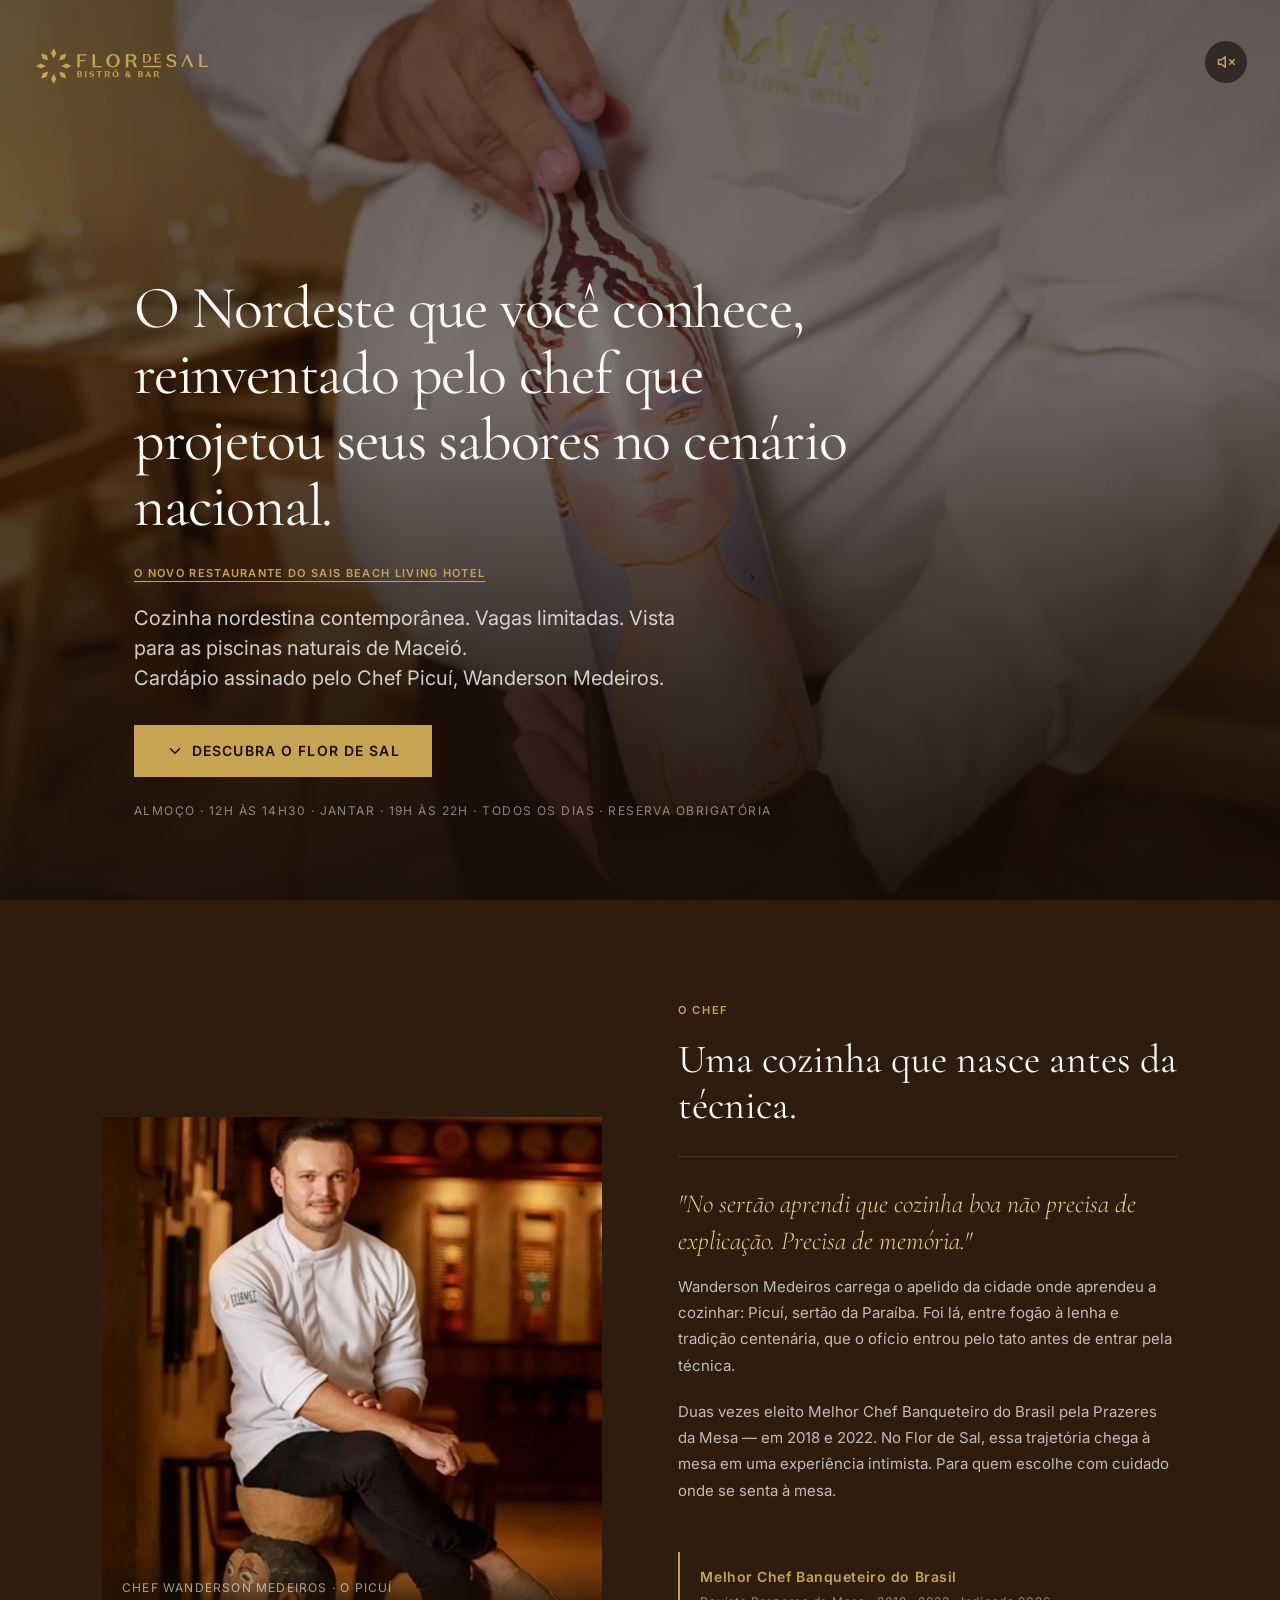
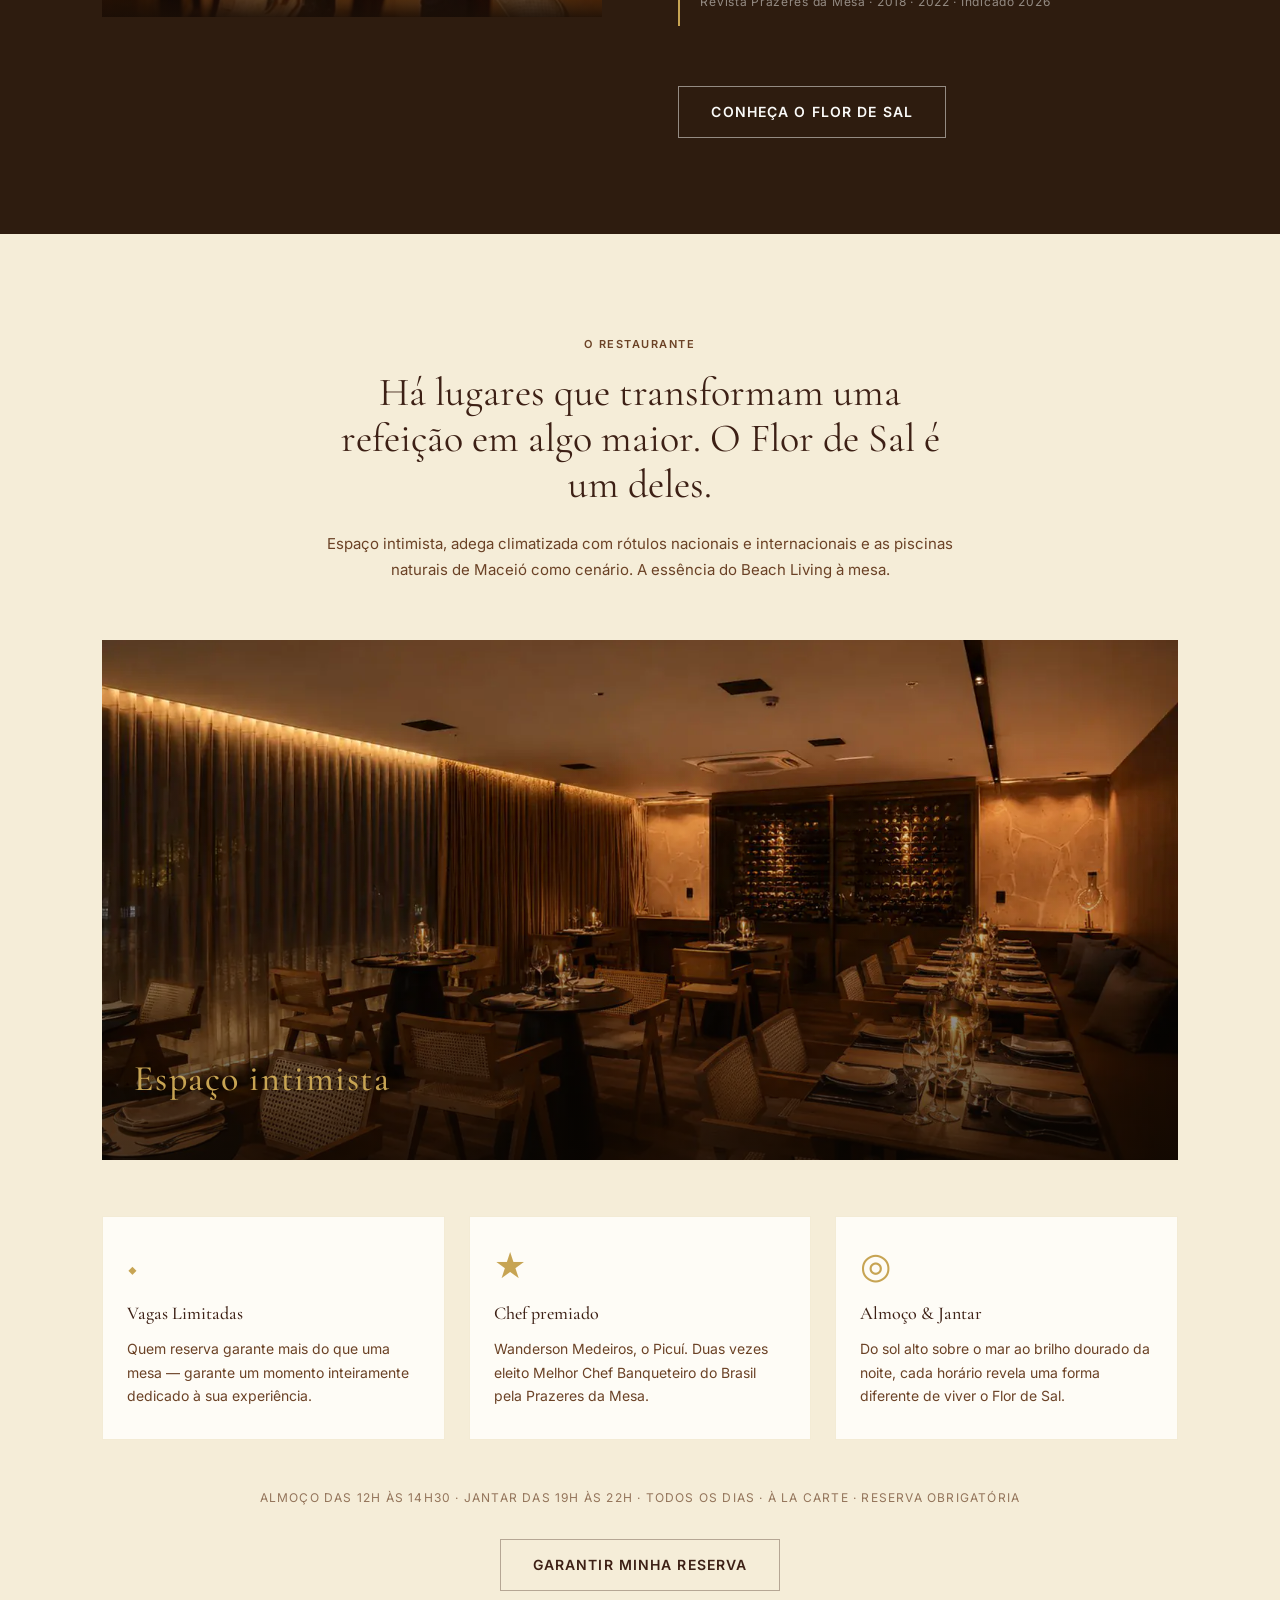
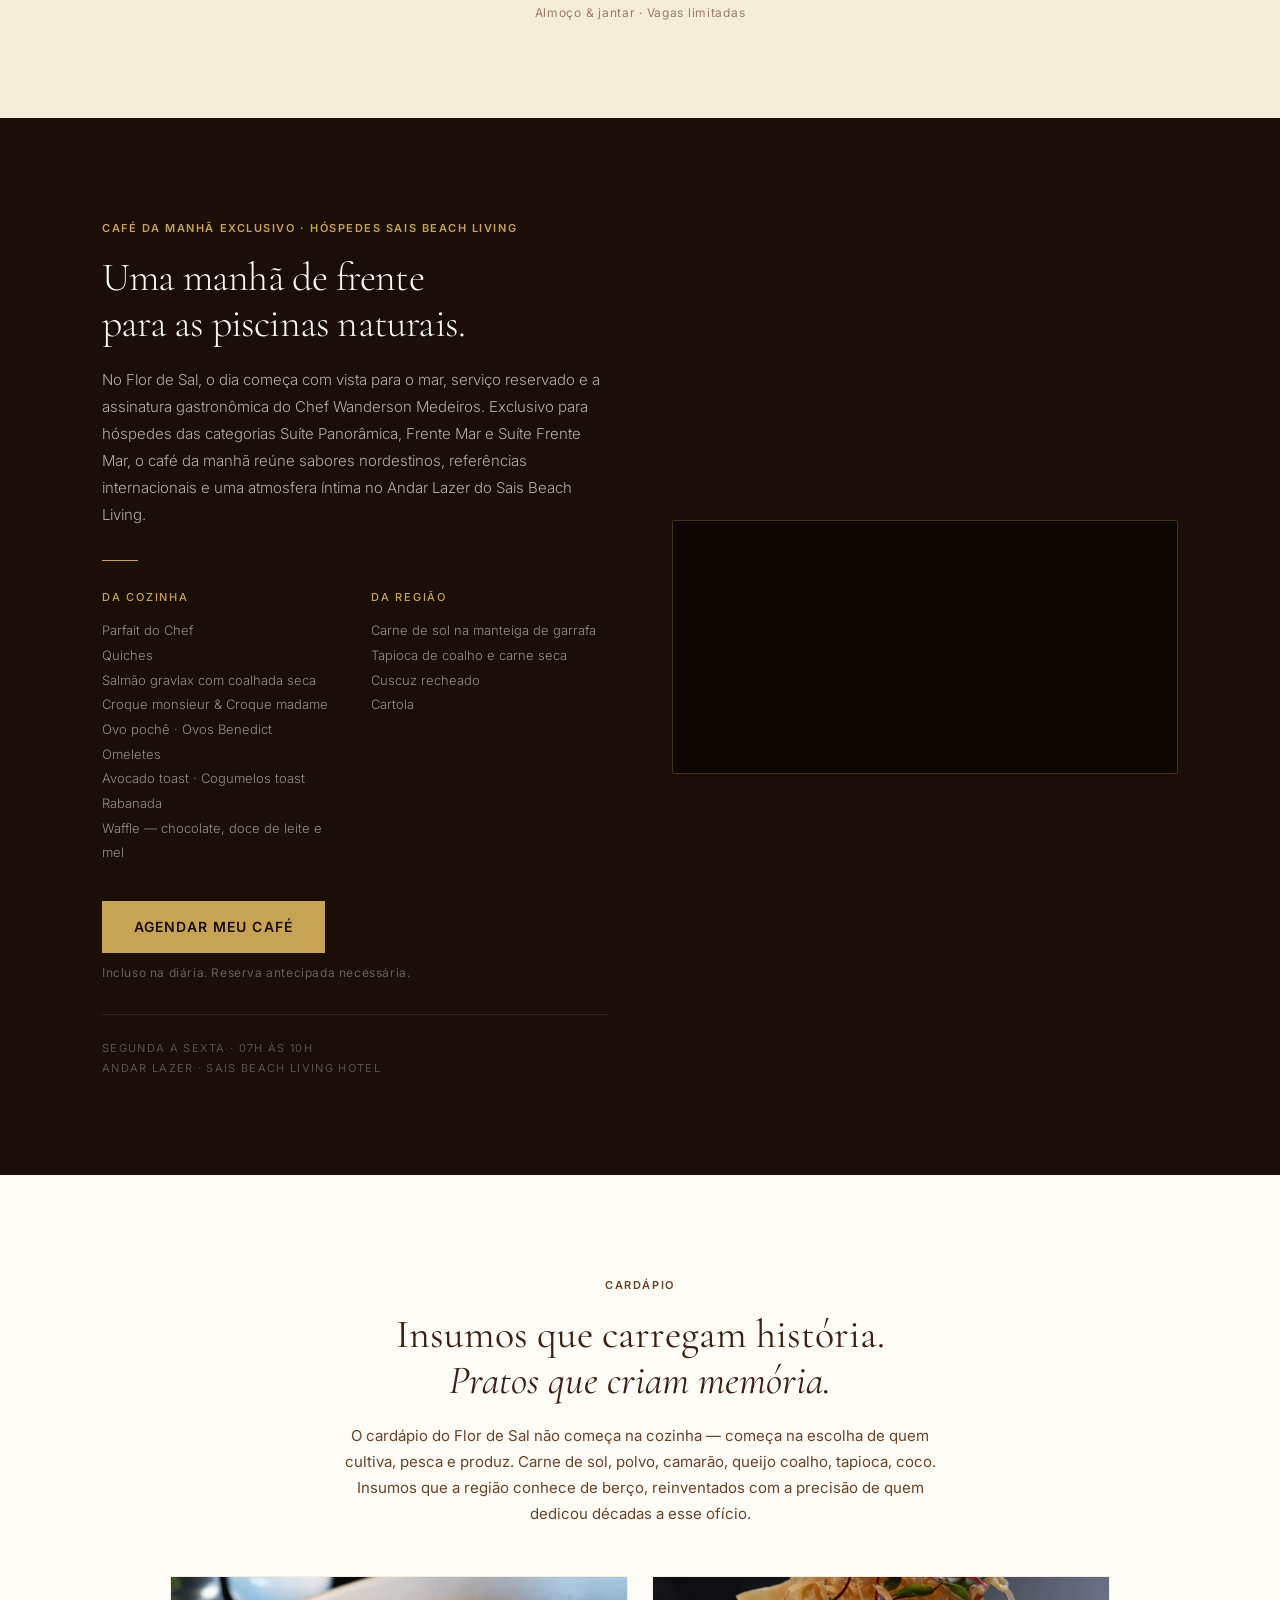
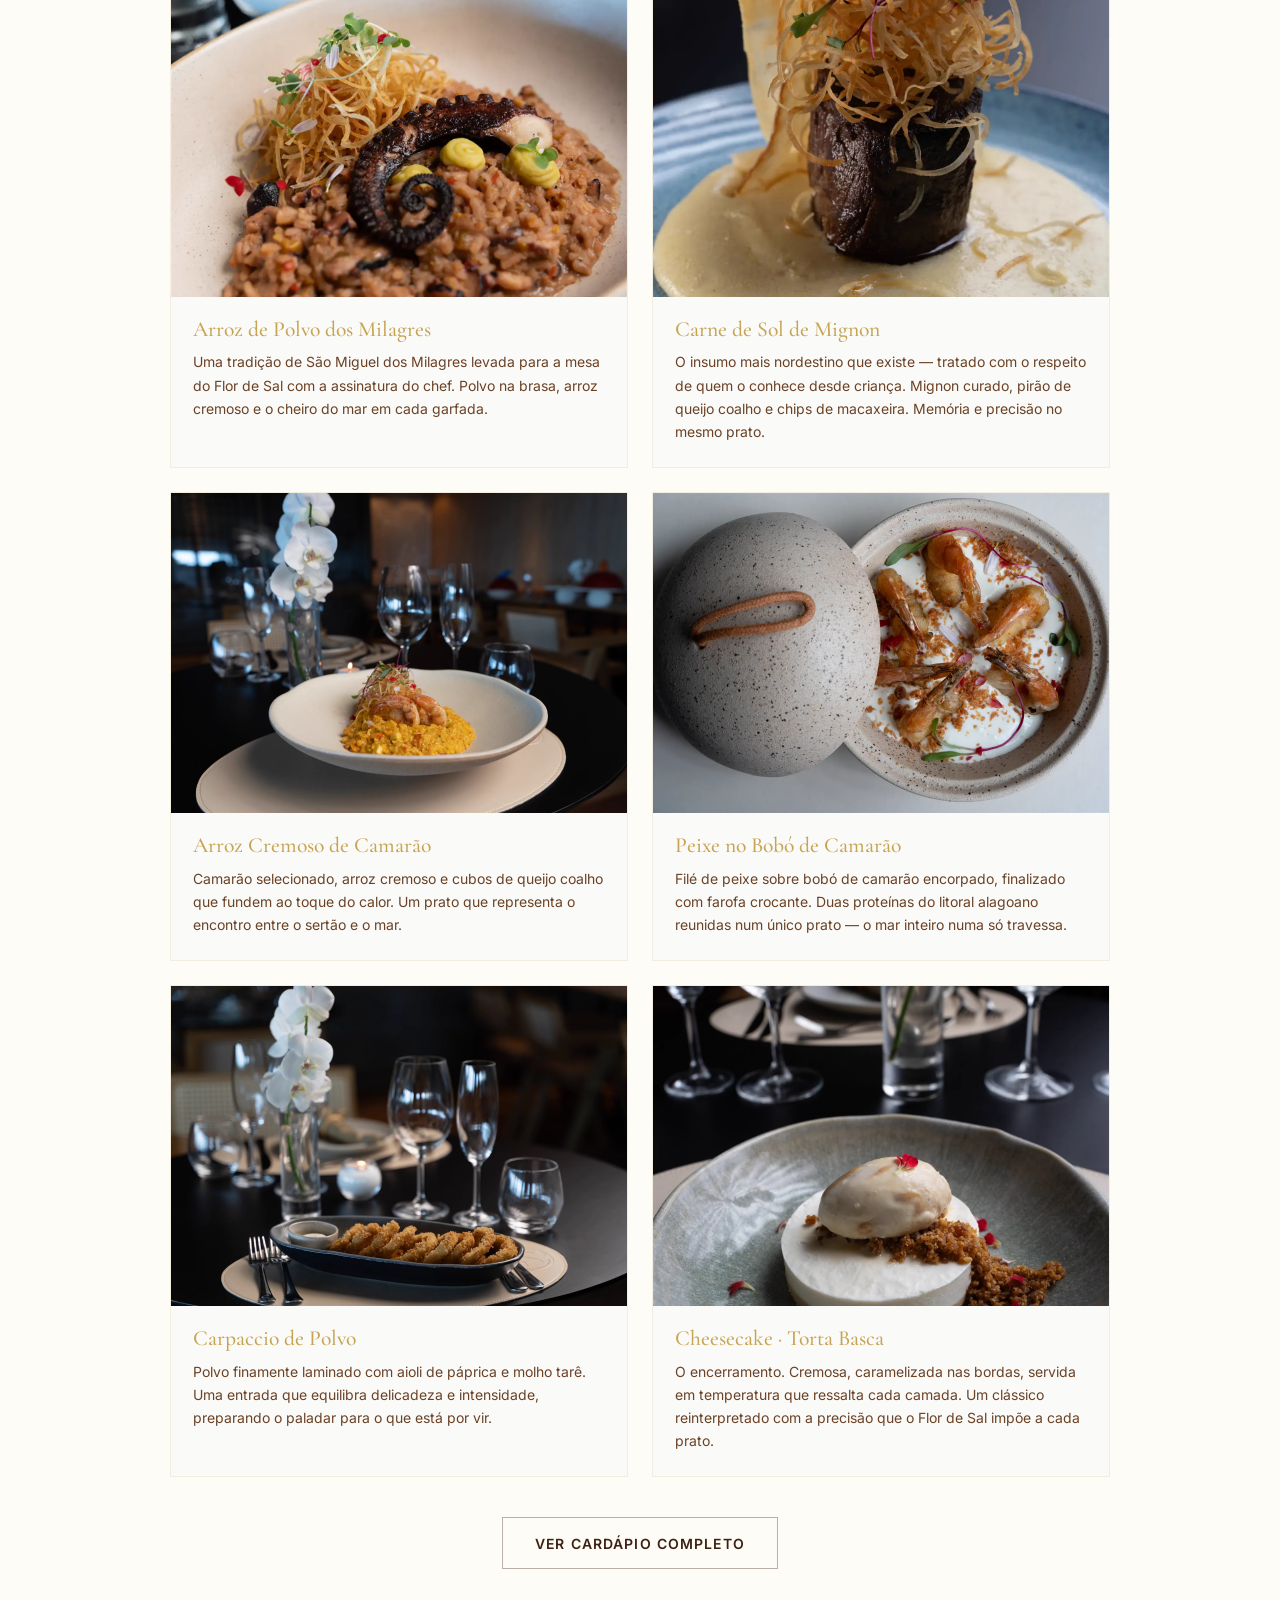
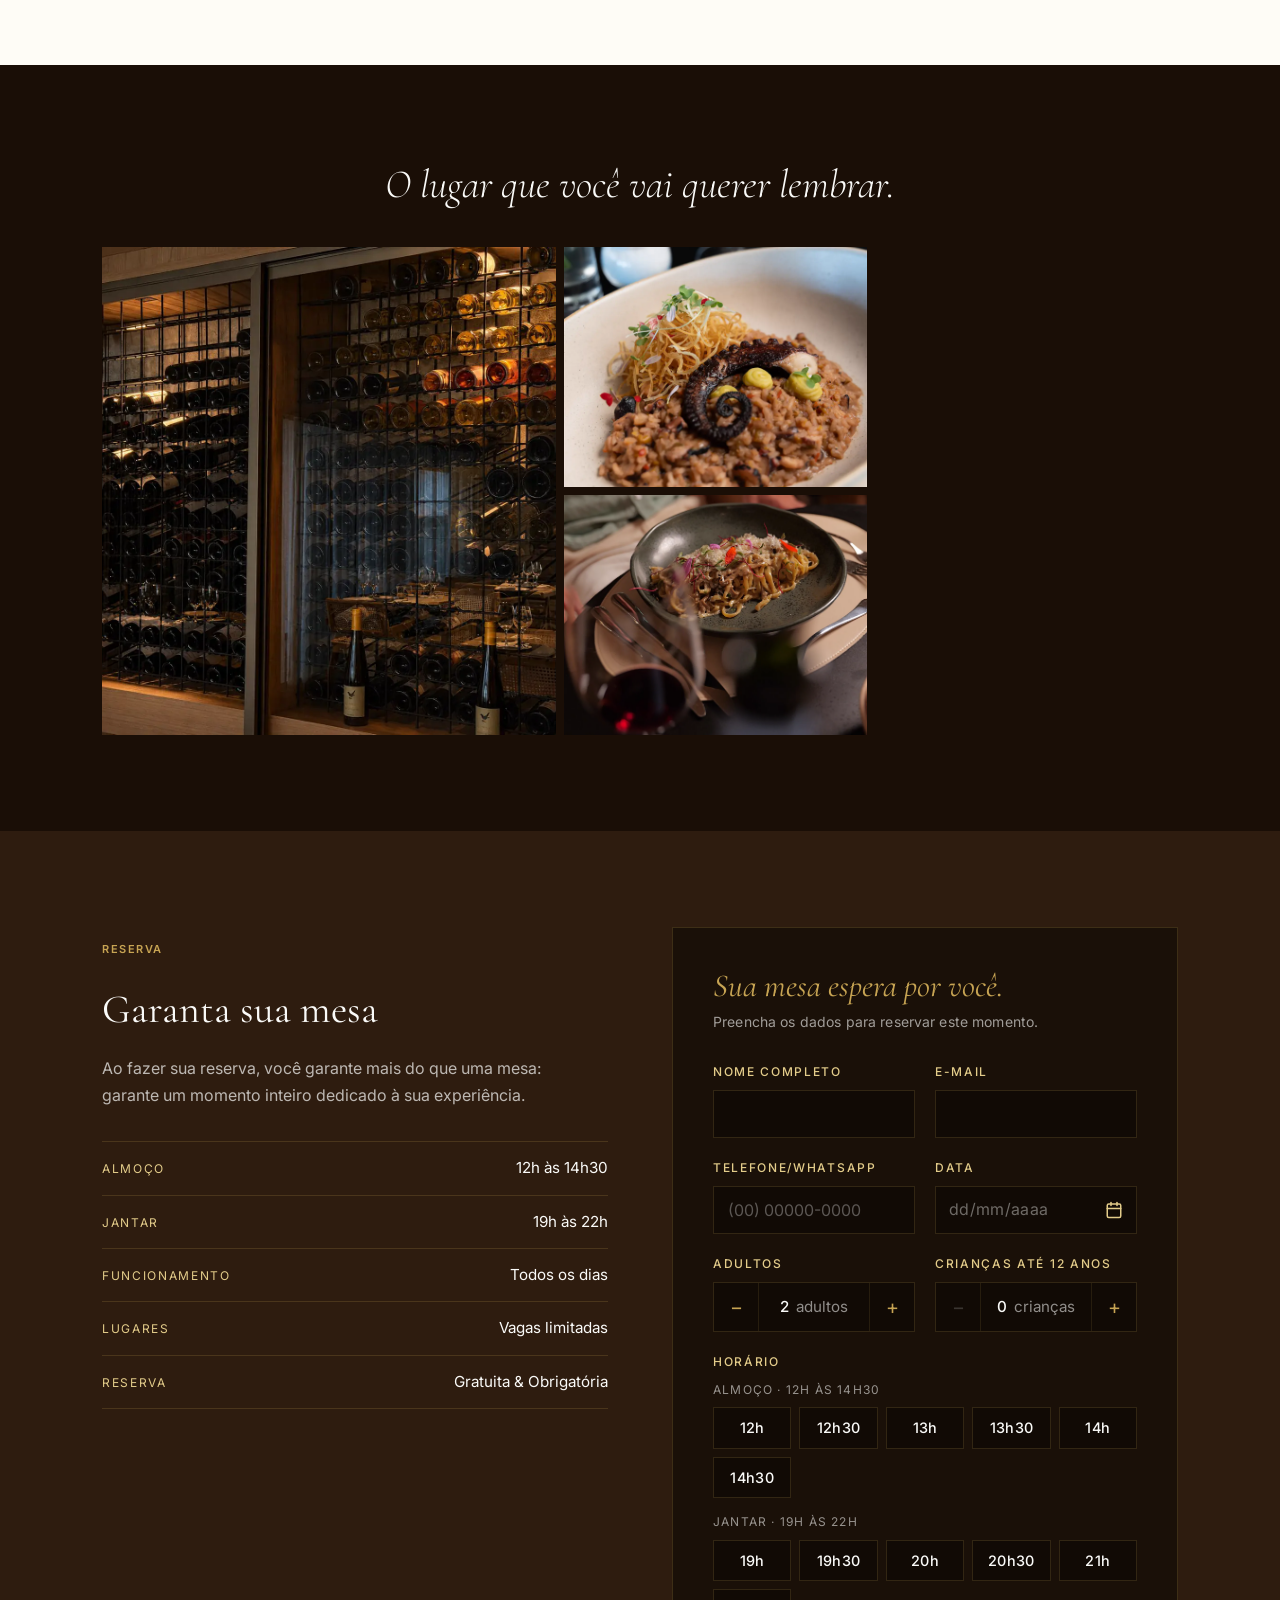
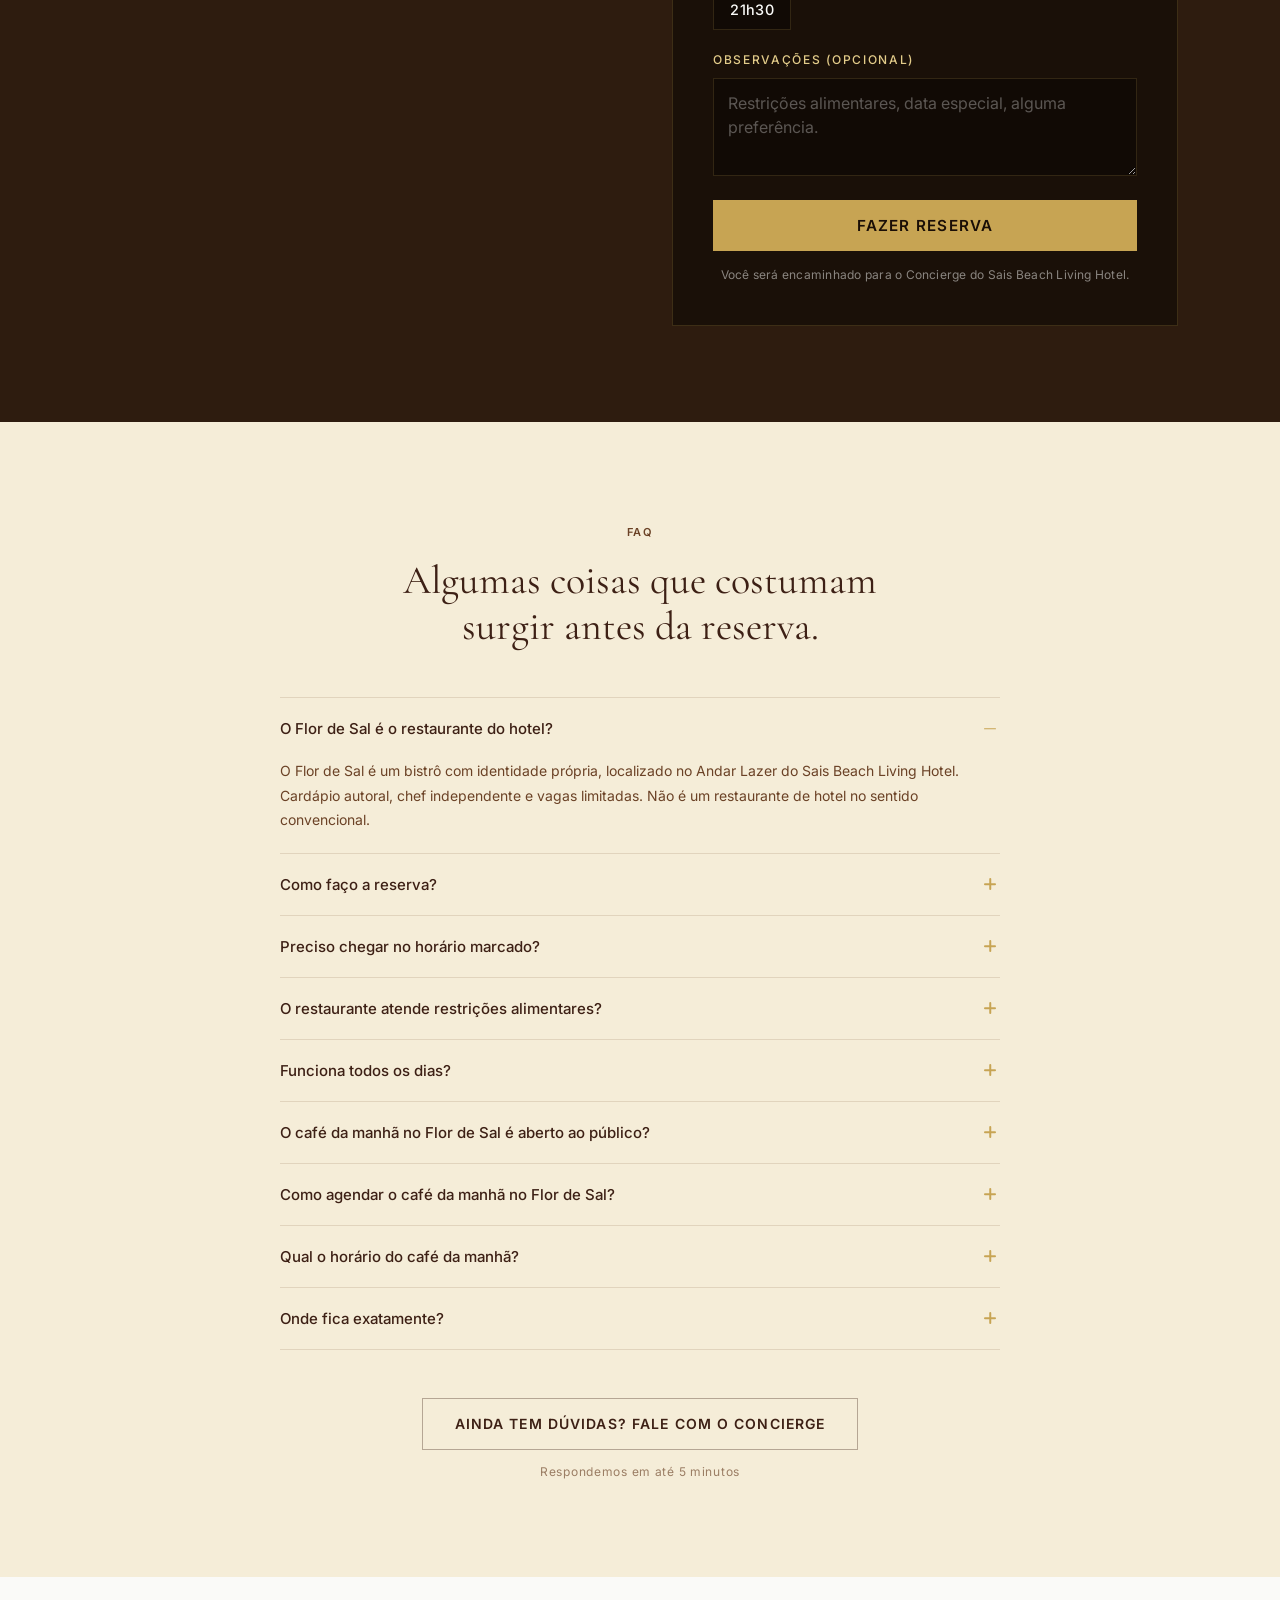
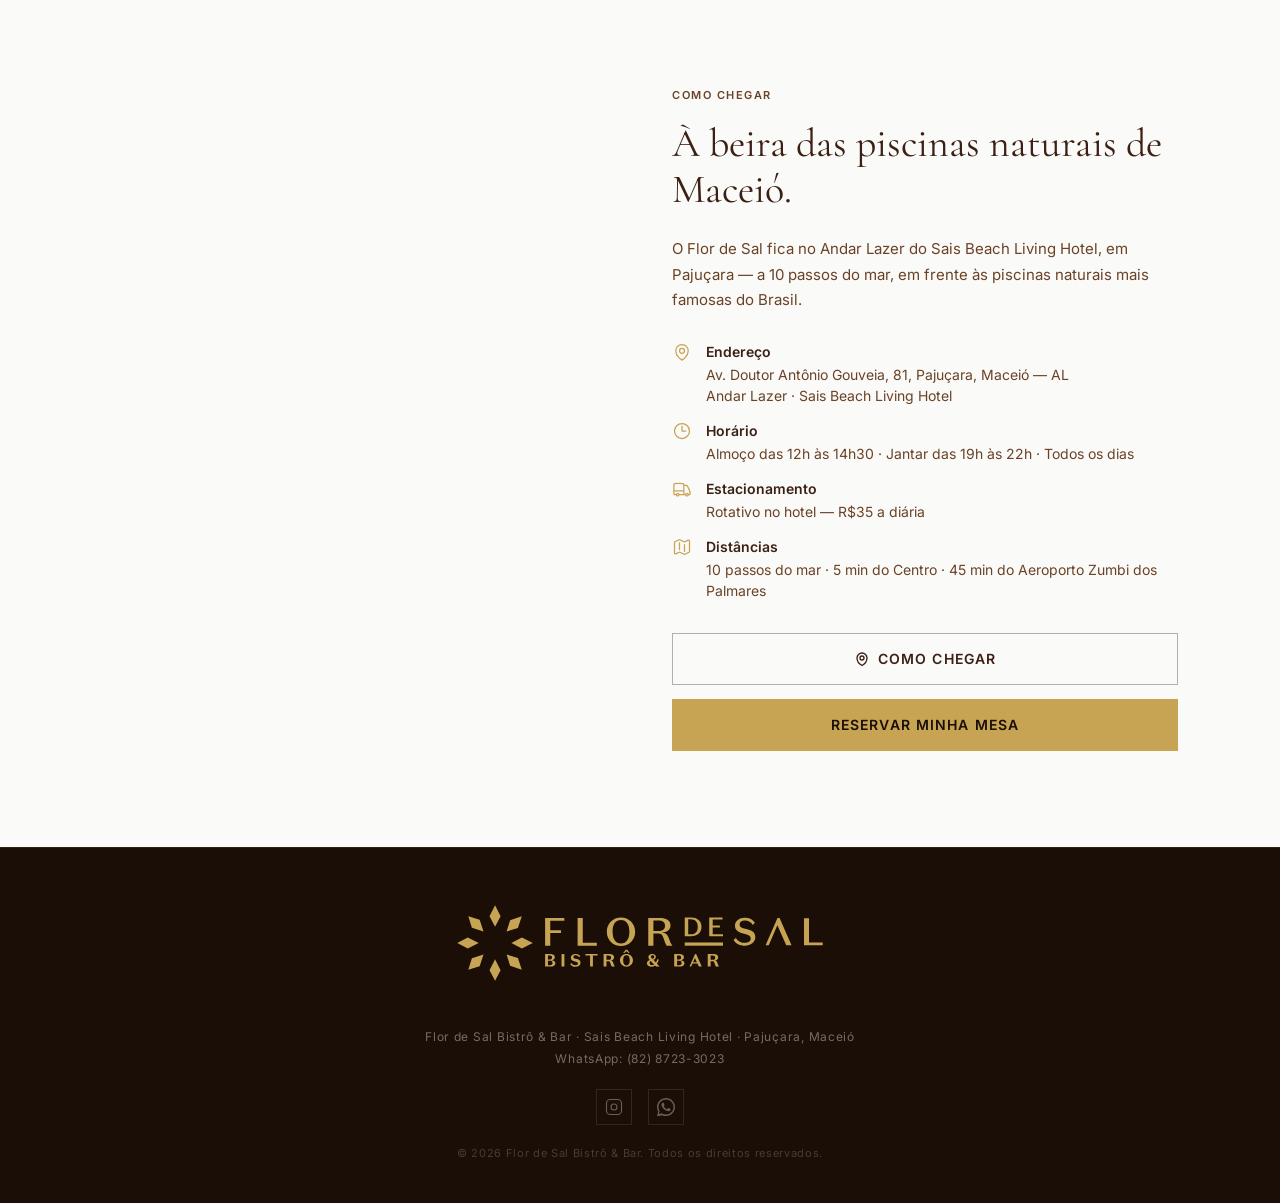
<file: Projeto Website/index.html>
<!DOCTYPE html>
<html lang="pt-BR">
<head>
  <meta charset="UTF-8" />
  <meta name="viewport" content="width=device-width, initial-scale=1.0" />

  <!-- Google Analytics (GA4) -->
  <script async src="https://www.googletagmanager.com/gtag/js?id=G-C5JZJEEQSV"></script>
  <script>
    window.dataLayer = window.dataLayer || [];
    function gtag(){dataLayer.push(arguments);}
    gtag('js', new Date());
    gtag('config', 'G-C5JZJEEQSV');
  </script>

  <title>Flor de Sal Bistrô &amp; Bar | Almoço e Jantar em Maceió</title>
  <meta name="description" content="Almoço (12h–14h30) e jantar (19h–22h) no Flor de Sal, Maceió. Cozinha nordestina contemporânea assinada pelo Chef Wanderson Medeiros." />
  <link rel="canonical" href="https://flordesal.saishotel.com.br/" />
  <meta name="robots" content="index, follow" />
  <meta name="theme-color" content="#1A0E06" />
  <meta property="og:locale" content="pt_BR" />
  <link rel="icon" type="image/svg+xml" href="/Identidade%20Visual/SVG/Logotipo_Icone_Dourado.svg" />

  <meta property="og:type" content="website" />
  <meta property="og:title" content="Flor de Sal Bistrô &amp; Bar | Almoço e Jantar em Maceió" />
  <meta property="og:description" content="Almoço (12h–14h30) e jantar (19h–22h) no Flor de Sal, Maceió. Cozinha nordestina contemporânea assinada pelo Chef Wanderson Medeiros." />
  <meta property="og:image" content="https://flordesal.saishotel.com.br/assets/hero-ambiente.jpg" />
  <meta property="og:url" content="https://flordesal.saishotel.com.br/" />
  <meta name="twitter:card" content="summary_large_image" />

  <link rel="dns-prefetch" href="https://connect.facebook.net" />
  <link rel="preload" as="image" href="assets/hero-poster.webp" type="image/webp" fetchpriority="high" />
  <link rel="preconnect" href="https://fonts.googleapis.com" />
  <link rel="preconnect" href="https://fonts.gstatic.com" crossorigin />
  <link href="https://fonts.googleapis.com/css2?family=Cormorant+Garamond:ital,wght@0,300;0,400;0,500;1,300;1,400;1,500&family=Inter:wght@300;400;500;600&display=swap" rel="stylesheet" />

  <script type="application/ld+json">
  {
    "@context": "https://schema.org",
    "@graph": [
      {
        "@type": ["Restaurant","LocalBusiness"],
        "name": "Flor de Sal Bistrô & Bar",
        "description": "Almoço (12h–14h30) e jantar (19h–22h) no Flor de Sal, Maceió. Cozinha nordestina contemporânea assinada pelo Chef Wanderson Medeiros.",
        "url": "https://flordesal.saishotel.com.br/",
        "telephone": "+558287233023",
        "address": {
          "@type": "PostalAddress",
          "streetAddress": "Av. Doutor Antônio Gouveia, 81",
          "addressLocality": "Pajuçara, Maceió",
          "addressRegion": "AL",
          "addressCountry": "BR"
        },
        "openingHours": ["Mo-Su 12:00-14:30", "Mo-Su 19:00-22:00"],
        "servesCuisine": "Nordestina Contemporânea",
        "priceRange": "R$39–R$125"
      },
      {
        "@type": "FAQPage",
        "mainEntity": [
          {"@type":"Question","name":"O Flor de Sal é o restaurante do hotel?","acceptedAnswer":{"@type":"Answer","text":"O Flor de Sal é um bistrô com identidade própria, localizado no Andar Lazer do Sais Beach Living Hotel. Cardápio autoral, chef independente e vagas limitadas."}},
          {"@type":"Question","name":"Como faço a reserva?","acceptedAnswer":{"@type":"Answer","text":"Pelo WhatsApp do Concierge: (82) 8723-3023. A confirmação chega em até 5 minutos."}},
          {"@type":"Question","name":"Preciso chegar no horário marcado?","acceptedAnswer":{"@type":"Answer","text":"Sim. Como o ambiente é intimista, o horário faz parte da experiência de cada mesa. Caso surja um imprevisto, basta avisar o Concierge para reagendar — é uma cortesia da casa. Há uma tolerância de 30 minutos após o horário marcado."}},
          {"@type":"Question","name":"O restaurante atende restrições alimentares?","acceptedAnswer":{"@type":"Answer","text":"Sim. Informe a restrição no momento da reserva — a equipe se prepara com antecedência."}},
          {"@type":"Question","name":"Funciona todos os dias?","acceptedAnswer":{"@type":"Answer","text":"Sim. O Flor de Sal serve almoço das 12h às 14h30 e jantar das 19h às 22h, todos os dias. A reserva é sempre obrigatória."}},
          {"@type":"Question","name":"Onde fica exatamente?","acceptedAnswer":{"@type":"Answer","text":"Andar Lazer do Sais Beach Living Hotel — Av. Doutor Antônio Gouveia, 81, Pajuçara, Maceió."}},
          {"@type":"Question","name":"O café da manhã no Flor de Sal é aberto ao público?","acceptedAnswer":{"@type":"Answer","text":"Não. O café da manhã no Flor de Sal é exclusivo para hóspedes das categorias Suíte Panorâmica, Frente Mar e Suíte Frente Mar do Sais Beach Living Hotel, incluso na diária dessas categorias."}},
          {"@type":"Question","name":"Como agendar o café da manhã no Flor de Sal?","acceptedAnswer":{"@type":"Answer","text":"Pelo WhatsApp do Concierge do Sais Beach Living Hotel. Recomendamos agendar na véspera. O acesso é exclusivamente mediante reserva prévia confirmada."}},
          {"@type":"Question","name":"Qual o horário do café da manhã no Flor de Sal?","acceptedAnswer":{"@type":"Answer","text":"Segunda a sexta, das 07h às 10h, no Flor de Sal — Andar Lazer do Sais Beach Living Hotel. Exclusivo para hóspedes das categorias Suíte Panorâmica, Frente Mar e Suíte Frente Mar."}}
        ]
      }
    ]
  }
  </script>

  <style>
    /* ── TOKENS ─────────────────────────────────────── */
    :root {
      --fs-areia:       #F5EDD8;
      --fs-areia-50:    #FEFCF6;
      --fs-areia-200:   #EAD9B4;
      --fs-terra:       #6B4226;
      --fs-terra-deep:  #3D2015;
      --fs-musgo:       #4E6645;
      --fs-dourado:     #c7a453;
      --fs-dourado-200: #E3CC8A;
      --fs-dourado-deep:#96762A;
      --fs-escuro:      #1A0E06;
      --fs-escuro-800:  #2E1C0F;
      --fs-escuro-600:  #4A3020;
      --fs-branco:      #FAFAF8;
      --fs-branco-100:  #F0EFE8;

      --fs-font-display: 'Cormorant Garamond', Georgia, serif;
      --fs-font-body:    'Inter', system-ui, sans-serif;

      --fs-text-h1:   clamp(2.25rem, 5vw, 3.75rem);
      --fs-text-h2:   clamp(1.625rem, 3.5vw, 2.5rem);
      --fs-text-h3:   clamp(1.25rem, 2.5vw, 1.75rem);
      --fs-text-sub:  clamp(1rem, 2vw, 1.25rem);
      --fs-text-body: 1rem;
      --fs-text-caption: 0.875rem;
      --fs-text-micro:   0.75rem;
      --fs-text-badge:   0.6875rem;

      --fs-section-y: clamp(4rem, 8vw, 6rem);
      --fs-container: 1140px;
      --fs-gutter:    clamp(1.25rem, 5vw, 2rem);

      --fs-transition-fast: 150ms ease;
      --fs-transition-base: 250ms ease;
      --fs-transition-slow: 400ms cubic-bezier(0.4, 0, 0.2, 1);

      --fs-z-sticky:  200;
      --fs-z-overlay: 300;
    }

    /* ── RESET ──────────────────────────────────────── */
    *, *::before, *::after { box-sizing: border-box; margin: 0; padding: 0; }
    html { scroll-behavior: smooth; }
    body {
      font-family: var(--fs-font-body);
      font-size: var(--fs-text-body);
      line-height: 1.6;
      color: var(--fs-escuro);
      background: var(--fs-branco);
      -webkit-font-smoothing: antialiased;
    }
    img { display: block; max-width: 100%; }
    a { color: inherit; text-decoration: none; }
    ul { list-style: none; }
    button { cursor: pointer; border: none; background: none; font-family: inherit; font-size: inherit; }
    :focus-visible { outline: 2px solid var(--fs-dourado); outline-offset: 3px; }

    /* ── UTILITY ────────────────────────────────────── */
    .container {
      width: 100%;
      max-width: var(--fs-container);
      margin: 0 auto;
      padding: 0 var(--fs-gutter);
    }

    .eyebrow {
      display: inline-block;
      font-family: var(--fs-font-body);
      font-size: var(--fs-text-badge);
      font-weight: 600;
      letter-spacing: 0.14em;
      text-transform: uppercase;
      color: var(--fs-dourado);
      margin-bottom: 1rem;
    }

    .section-headline {
      font-family: var(--fs-font-display);
      font-size: var(--fs-text-h2);
      font-weight: 400;
      line-height: 1.15;
      letter-spacing: -0.01em;
    }

    .section-headline em {
      font-style: italic;
    }

    /* ── BUTTONS ─────────────────────────────────────── */
    .btn {
      display: inline-flex;
      align-items: center;
      justify-content: center;
      gap: 0.5rem;
      min-height: 52px;
      padding: 0.75rem 2rem;
      font-family: var(--fs-font-body);
      font-size: var(--fs-text-caption);
      font-weight: 600;
      letter-spacing: 0.08em;
      text-transform: uppercase;
      cursor: pointer;
      transition: all var(--fs-transition-base);
      border: none;
      text-decoration: none;
      text-align: center;
      line-height: 1.25;
      white-space: normal;
      max-width: 100%;
    }
    .btn--primary {
      background: var(--fs-dourado);
      color: var(--fs-escuro);
    }
    .btn--primary:hover { background: var(--fs-dourado-200); }

    .btn--outline-light {
      background: transparent;
      color: var(--fs-branco);
      border: 1px solid rgba(250,250,248,0.5);
    }
    .btn--outline-light:hover {
      background: rgba(250,250,248,0.08);
      border-color: var(--fs-branco);
    }

    .btn--outline-dark {
      background: transparent;
      color: var(--fs-terra-deep);
      border: 1px solid rgba(61,32,21,0.35);
    }
    .btn--outline-dark:hover {
      background: rgba(61,32,21,0.06);
      border-color: var(--fs-terra-deep);
    }

    .btn--whatsapp {
      background: #25D366;
      color: #fff;
    }
    .btn--whatsapp:hover { background: #1ebe5d; }

    .btn-microcopy {
      display: block;
      margin-top: 0.75rem;
      font-size: var(--fs-text-micro);
      letter-spacing: 0.06em;
      opacity: 0.65;
      text-transform: none;
      font-weight: 400;
    }

    /* ── STICKY HEADER (desktop) ─────────────────────── */
    .site-header {
      position: fixed;
      top: 0;
      left: 0;
      right: 0;
      z-index: var(--fs-z-sticky);
      background: rgba(26,14,6,0.97);
      backdrop-filter: blur(12px);
      border-bottom: 1px solid rgba(199,164,83,0.15);
      transform: translateY(-100%);
      transition: transform var(--fs-transition-slow);
    }
    .site-header.is-visible { transform: translateY(0); }

    .site-header__inner {
      display: flex;
      align-items: center;
      justify-content: space-between;
      gap: 2rem;
      padding: 0.875rem var(--fs-gutter);
      max-width: var(--fs-container);
      margin: 0 auto;
    }

    .site-header__logo { height: 48px; width: auto; }

    .site-header__nav {
      display: flex;
      align-items: center;
      gap: 2rem;
    }

    .site-header__nav a {
      font-size: var(--fs-text-micro);
      font-weight: 500;
      letter-spacing: 0.1em;
      text-transform: uppercase;
      color: rgba(250,250,248,0.65);
      transition: color var(--fs-transition-fast);
    }
    .site-header__nav a:hover { color: var(--fs-branco); }

    .site-header__cta {
      background: var(--fs-dourado);
      color: var(--fs-escuro);
      font-size: 0.6875rem;
      font-weight: 600;
      letter-spacing: 0.1em;
      text-transform: uppercase;
      padding: 0.6rem 1.25rem;
      min-height: 36px;
      display: inline-flex;
      align-items: center;
      transition: background var(--fs-transition-fast);
    }
    .site-header__cta:hover { background: var(--fs-dourado-200); }

    @media (max-width: 768px) {
      .site-header__nav { display: none; }
      .site-header__inner { gap: 1rem; padding: 0.75rem var(--fs-gutter); }
      .site-header__cta { padding: 0.55rem 0.9rem; font-size: 0.65rem; letter-spacing: 0.08em; }
      .site-header__logo { height: 38px; }
    }

    /* ── S01 HERO ────────────────────────────────────── */
    .hero {
      position: relative;
      min-height: 100svh;
      display: flex;
      flex-direction: column;
      justify-content: flex-end;
      padding-top: clamp(7rem, 18svh, 11rem);
      padding-bottom: clamp(3rem, 8vw, 5rem);
      overflow: hidden;
    }

    .hero__bg {
      position: absolute;
      inset: 0;
      background: var(--fs-escuro);
    }
    .hero__bg img,
    .hero__bg video {
      width: 100%;
      height: 100%;
      object-fit: cover;
      object-position: center;
      opacity: 0.55;
    }
    .hero__audio-toggle {
      position: absolute;
      top: clamp(1.5rem, 4vw, 2.5rem);
      right: var(--fs-gutter);
      z-index: 4;
      width: 44px;
      height: 44px;
      border-radius: 50%;
      background: rgba(10,6,2,0.55);
      border: 1px solid rgba(199,164,83,0.4);
      color: var(--fs-dourado);
      cursor: pointer;
      display: inline-flex;
      align-items: center;
      justify-content: center;
      transition: background var(--fs-transition-base), border-color var(--fs-transition-base);
      backdrop-filter: blur(6px);
      -webkit-backdrop-filter: blur(6px);
    }
    .hero__audio-toggle:hover {
      background: rgba(10,6,2,0.8);
      border-color: var(--fs-dourado);
    }
    .hero__audio-toggle svg { width: 18px; height: 18px; }
    .hero__audio-toggle .icon-on { display: none; }
    .hero__audio-toggle.is-on .icon-on { display: block; }
    .hero__audio-toggle.is-on .icon-off { display: none; }
    .hero__bg::after {
      content: '';
      position: absolute;
      inset: 0;
      background: linear-gradient(
        to bottom,
        rgba(26,14,6,0.25) 0%,
        rgba(26,14,6,0.10) 40%,
        rgba(26,14,6,0.65) 75%,
        rgba(26,14,6,0.90) 100%
      );
    }

    .hero__logo-wrap {
      position: absolute;
      top: clamp(1.5rem, 4vw, 2.5rem);
      left: var(--fs-gutter);
    }
    .hero__logo { height: clamp(36px, 5vw, 52px); width: auto; }

    .hero__content {
      position: relative;
      z-index: 1;
      padding: 0 var(--fs-gutter);
      max-width: 780px;
    }

    .hero__badge {
      display: inline-block;
      font-size: var(--fs-text-badge);
      font-weight: 600;
      letter-spacing: 0.12em;
      text-transform: uppercase;
      color: var(--fs-dourado);
      margin-bottom: 1.25rem;
      text-decoration: underline;
      text-decoration-color: var(--fs-dourado);
      text-decoration-thickness: 1px;
      text-underline-offset: 0.35em;
    }

    .hero__h1 {
      font-family: var(--fs-font-display);
      font-size: var(--fs-text-h1);
      font-weight: 400;
      line-height: 1.1;
      color: var(--fs-branco);
      letter-spacing: -0.02em;
      margin-bottom: 1.25rem;
    }
    .hero__h1 em {
      font-style: italic;
      color: var(--fs-dourado-200);
    }

    .hero__sub {
      font-size: var(--fs-text-sub);
      color: rgba(250,250,248,0.80);
      line-height: 1.5;
      margin-bottom: 2rem;
      max-width: 560px;
    }

    .hero__info {
      font-size: var(--fs-text-micro);
      letter-spacing: 0.12em;
      text-transform: uppercase;
      color: rgba(250,250,248,0.5);
      margin-top: 1.5rem;
    }

    .hero__cta-wrap {
      display: flex;
      flex-direction: column;
      align-items: flex-start;
      gap: 0.5rem;
    }

    @media (max-width: 600px) {
      .hero__content { max-width: 100%; }
      .hero__cta-wrap { width: 100%; }
      .hero__cta-wrap .btn { width: 100%; display: flex; }
      .hero__h1 { letter-spacing: -0.015em; hyphens: manual; overflow-wrap: normal; word-break: normal; }
      .hero__sub br { display: none; }
      .hero__info { line-height: 1.6; }
    }

    /* ── S02 CHEF ────────────────────────────────────── */
    .chef {
      background: var(--fs-escuro-800);
      padding: var(--fs-section-y) 0;
    }

    .chef__grid {
      display: grid;
      grid-template-columns: 1fr 1fr;
      gap: clamp(2rem, 6vw, 5rem);
      align-items: center;
    }

    .chef__photo-wrap {
      position: relative;
    }
    .chef__photo {
      width: 100%;
      height: clamp(380px, 45vw, 500px);
      object-fit: cover;
      object-position: center top;
      display: block;
    }
    .chef__photo-caption {
      position: absolute;
      bottom: 0;
      left: 0;
      right: 0;
      padding: 1.5rem 1.25rem 1.25rem;
      background: linear-gradient(to top, rgba(26,14,6,0.92) 0%, transparent 100%);
      font-size: var(--fs-text-micro);
      letter-spacing: 0.1em;
      text-transform: uppercase;
      color: rgba(250,250,248,0.6);
    }

    .chef__text { color: var(--fs-branco); }

    .chef__headline {
      font-family: var(--fs-font-display);
      font-size: var(--fs-text-h2);
      font-weight: 400;
      line-height: 1.15;
      color: var(--fs-branco);
      margin-bottom: 1.75rem;
    }

    .chef__body {
      color: rgba(250,250,248,0.72);
      line-height: 1.75;
      margin-bottom: 1.25rem;
      font-size: 0.9375rem;
    }

    .chef__badge {
      display: inline-flex;
      flex-direction: column;
      gap: 0.25rem;
      border-left: 2px solid var(--fs-dourado);
      padding: 0.875rem 1.25rem;
      margin: 1.75rem 0;
    }
    .chef__badge-title {
      font-size: var(--fs-text-caption);
      font-weight: 600;
      color: var(--fs-dourado);
      letter-spacing: 0.04em;
    }
    .chef__badge-sub {
      font-size: var(--fs-text-micro);
      color: rgba(250,250,248,0.5);
      letter-spacing: 0.06em;
    }

    .chef__quote {
      border-top: 1px solid rgba(199,164,83,0.2);
      padding-top: 1.75rem;
      margin-top: 1.75rem;
    }
    .chef__quote-text {
      font-family: var(--fs-font-display);
      font-size: clamp(1.25rem, 2.5vw, 1.625rem);
      font-style: italic;
      font-weight: 300;
      color: var(--fs-dourado-200);
      line-height: 1.45;
      margin-bottom: 0.875rem;
    }
    .chef__quote-author {
      font-size: var(--fs-text-micro);
      letter-spacing: 0.1em;
      text-transform: uppercase;
      color: rgba(250,250,248,0.4);
    }

    @media (max-width: 768px) {
      .chef__grid {
        grid-template-columns: 1fr;
        gap: 2rem;
      }
      .chef__photo { height: clamp(380px, 70vw, 520px); }
    }

    /* ── S03 RESTAURANTE ─────────────────────────────── */
    .restaurante {
      background: var(--fs-areia);
      padding: var(--fs-section-y) 0;
    }

    .restaurante__intro {
      text-align: center;
      max-width: 640px;
      margin: 0 auto 3.5rem;
    }
    .restaurante__headline {
      font-family: var(--fs-font-display);
      font-size: var(--fs-text-h2);
      font-weight: 400;
      color: var(--fs-terra-deep);
      line-height: 1.15;
      margin-bottom: 1.5rem;
    }
    .restaurante__body {
      color: var(--fs-terra);
      line-height: 1.75;
      font-size: 0.9375rem;
    }

    .restaurante__photo-wrap {
      position: relative;
      margin-bottom: 3.5rem;
    }
    .restaurante__photo {
      width: 100%;
      height: clamp(240px, 45vw, 520px);
      object-fit: cover;
      object-position: center;
    }
    .restaurante__photo-overlay {
      position: absolute;
      inset: 0;
      display: flex;
      align-items: flex-end;
      padding: 2.5rem var(--fs-gutter);
      background: linear-gradient(to top, rgba(10,6,2,0.75) 0%, rgba(10,6,2,0.2) 50%, transparent 80%);
    }
    .restaurante__num {
      font-family: var(--fs-font-display);
      font-size: clamp(5rem, 14vw, 10rem);
      font-weight: 300;
      line-height: 1;
      color: var(--fs-dourado);
      letter-spacing: -0.04em;
    }
    .restaurante__num-label {
      font-family: var(--fs-font-display);
      font-size: clamp(1.5rem, 4vw, 2.25rem);
      font-weight: 500;
      color: var(--fs-dourado);
      letter-spacing: 0.04em;
      padding-bottom: 0.75rem;
      text-shadow: 0 2px 12px rgba(0,0,0,0.7);
    }

    .restaurante__cards {
      display: grid;
      grid-template-columns: repeat(3, 1fr);
      gap: 1.5rem;
      margin-bottom: 3rem;
    }

    .diff-card {
      background: var(--fs-areia-50);
      padding: 2rem 1.5rem;
      border: 1px solid rgba(199,164,83,0.2);
    }
    .diff-card__icon {
      font-family: var(--fs-font-display);
      font-size: 2.25rem;
      font-weight: 300;
      color: var(--fs-dourado);
      margin-bottom: 0.875rem;
      line-height: 1;
    }
    .diff-card__title {
      font-family: var(--fs-font-display);
      font-size: 1.125rem;
      font-weight: 500;
      color: var(--fs-terra-deep);
      margin-bottom: 0.625rem;
    }
    .diff-card__text {
      font-size: var(--fs-text-caption);
      color: var(--fs-terra);
      line-height: 1.65;
    }

    .restaurante__info {
      text-align: center;
      font-size: var(--fs-text-micro);
      letter-spacing: 0.1em;
      text-transform: uppercase;
      color: var(--fs-terra);
      margin-bottom: 2rem;
      opacity: 0.7;
    }

    .restaurante__cta { text-align: center; }

    @media (max-width: 768px) {
      .restaurante__cards { grid-template-columns: 1fr; }
      .restaurante__num { font-size: clamp(4rem, 18vw, 6rem); }
    }

    /* ── S03b CAFÉ DA MANHÃ ──────────────────────────── */
    .cafe-manha {
      background: var(--fs-escuro);
      padding: var(--fs-section-y) 0;
    }

    .cafe-manha__layout {
      display: grid;
      grid-template-columns: 1fr 1fr;
      gap: clamp(2.5rem, 5vw, 5rem);
      align-items: center;
    }

    .cafe-manha__headline {
      font-family: var(--fs-font-display);
      font-size: var(--fs-text-h2);
      font-weight: 300;
      color: var(--fs-branco);
      line-height: 1.15;
      letter-spacing: -0.02em;
      margin-bottom: 1.25rem;
    }

    .cafe-manha__text {
      color: rgba(250,250,248,0.68);
      line-height: 1.8;
      font-size: 0.9375rem;
      font-weight: 300;
      margin-bottom: 2rem;
    }

    .cafe-manha__rule {
      width: 36px;
      height: 1px;
      background: var(--fs-dourado);
      margin-bottom: 1.75rem;
    }

    .cafe-manha__menu {
      display: grid;
      grid-template-columns: 1fr 1fr;
      gap: 1.5rem 2rem;
      margin-bottom: 2.25rem;
    }

    .cafe-manha__menu-label {
      font-size: 0.6875rem;
      letter-spacing: 0.16em;
      text-transform: uppercase;
      color: var(--fs-dourado);
      margin-bottom: 0.75rem;
      font-weight: 500;
    }

    .cafe-manha__menu-items {
      list-style: none;
      padding: 0;
      margin: 0;
    }

    .cafe-manha__menu-items li {
      font-size: 0.8125rem;
      color: rgba(250,250,248,0.55);
      line-height: 1.9;
      font-weight: 300;
    }

    .cafe-manha__footnote {
      font-size: 0.75rem;
      color: rgba(250,250,248,0.35);
      letter-spacing: 0.05em;
      margin-top: 0.625rem;
    }

    .cafe-manha__horario {
      margin-top: 2rem;
      padding-top: 1.5rem;
      border-top: 1px solid rgba(199,164,83,0.15);
      font-size: 0.6875rem;
      letter-spacing: 0.12em;
      text-transform: uppercase;
      color: rgba(250,250,248,0.28);
      line-height: 1.8;
    }

    .cafe-manha__video-wrap {
      position: relative;
      border: 1px solid rgba(199,164,83,0.28);
      overflow: hidden;
      border-radius: 2px;
      background: #0d0704;
    }

    .cafe-manha__video {
      width: 100%;
      height: 100%;
      object-fit: cover;
      display: block;
      max-height: 640px;
    }

    @media (max-width: 900px) {
      .cafe-manha__layout {
        grid-template-columns: 1fr;
        gap: 2.5rem;
      }
      .cafe-manha__video-wrap {
        order: -1;
      }
      .cafe-manha__video {
        max-height: 420px;
        width: 100%;
      }
      .cafe-manha__menu {
        grid-template-columns: 1fr 1fr;
      }
    }

    @media (max-width: 480px) {
      .cafe-manha__menu {
        grid-template-columns: 1fr;
        gap: 1.25rem;
      }
    }

    /* ── S04 CARDÁPIO ────────────────────────────────── */
    .cardapio {
      background: var(--fs-areia-50);
      padding: var(--fs-section-y) 0;
    }

    .cardapio__intro {
      text-align: center;
      max-width: 600px;
      margin: 0 auto 3rem;
    }
    .cardapio__headline {
      font-family: var(--fs-font-display);
      font-size: var(--fs-text-h2);
      font-weight: 400;
      color: var(--fs-terra-deep);
      line-height: 1.15;
      margin-bottom: 1.25rem;
    }
    .cardapio__sub {
      color: var(--fs-terra);
      line-height: 1.75;
      font-size: 0.9375rem;
    }

    .cardapio__grid {
      display: grid;
      grid-template-columns: repeat(2, 1fr);
      gap: 1.5rem;
      margin-bottom: 2.5rem;
      max-width: 940px;
      margin-left: auto;
      margin-right: auto;
    }

    .dish-card {
      background: var(--fs-branco);
      border: 1px solid rgba(199,164,83,0.15);
      overflow: hidden;
      transition: box-shadow var(--fs-transition-base);
    }
    .dish-card:hover {
      box-shadow: 0 4px 24px rgba(26,14,6,0.10);
    }
    .dish-card__photo {
      width: 100%;
      height: clamp(220px, 28vw, 320px);
      object-fit: cover;
      object-position: center;
      display: block;
    }
    .dish-card__photo--placeholder {
      width: 100%;
      height: clamp(220px, 28vw, 320px);
      background: var(--fs-areia-200);
      display: flex;
      align-items: center;
      justify-content: center;
      color: rgba(107,66,38,0.3);
      font-size: 2rem;
    }
    .dish-card__body {
      padding: 1.25rem 1.375rem 1.5rem;
    }
    .dish-card__name {
      font-family: var(--fs-font-display);
      font-size: 1.35rem;
      font-weight: 500;
      color: var(--fs-dourado);
      margin-bottom: 0.5rem;
      line-height: 1.2;
    }
    .dish-card__desc {
      font-size: var(--fs-text-caption);
      color: var(--fs-terra);
      line-height: 1.65;
      margin-bottom: 0;
    }

    .cardapio__faixa {
      text-align: center;
      font-size: var(--fs-text-micro);
      letter-spacing: 0.08em;
      text-transform: uppercase;
      color: var(--fs-terra);
      opacity: 0.65;
      margin-bottom: 2.5rem;
    }
    .cardapio__cta { text-align: center; }

    @media (max-width: 768px) {
      .cardapio__grid { grid-template-columns: 1fr; gap: 1.25rem; }
      .cardapio__cta .btn { width: 100%; max-width: 360px; }
    }

    /* ── S05 GALERIA ─────────────────────────────────── */
    .galeria {
      background: var(--fs-escuro);
      padding: var(--fs-section-y) 0;
    }

    .galeria__intro {
      text-align: center;
      margin-bottom: 2.5rem;
    }
    .galeria__headline {
      font-family: var(--fs-font-display);
      font-size: var(--fs-text-h2);
      font-weight: 300;
      font-style: italic;
      color: var(--fs-branco);
      line-height: 1.15;
    }

    .galeria__grid {
      display: grid;
      grid-template-columns: 1.5fr 1fr 1fr;
      grid-template-rows: 240px 240px;
      gap: 0.5rem;
    }
    .galeria__item { overflow: hidden; position: relative; }
    .galeria__item:first-child { grid-row: span 2; }
    .galeria__item img {
      width: 100%;
      height: 100%;
      object-fit: cover;
      transition: transform 0.6s ease;
    }
    .galeria__item:hover img { transform: scale(1.04); }

    @media (max-width: 768px) {
      .galeria__grid {
        grid-template-columns: 1fr 1fr;
        grid-template-rows: auto;
      }
      .galeria__item:first-child { grid-row: span 1; }
      .galeria__item { aspect-ratio: 4/3; }
      .galeria__item img { height: 100%; }
    }

    @media (max-width: 480px) {
      .galeria__grid {
        grid-template-columns: 1fr;
        grid-template-rows: auto;
        overflow-x: auto;
        display: flex;
        gap: 0.5rem;
        scroll-snap-type: x mandatory;
        -webkit-overflow-scrolling: touch;
        padding-bottom: 0.25rem;
        scroll-padding-left: var(--fs-gutter);
      }
      .galeria__grid::after {
        content: '';
        flex: 0 0 var(--fs-gutter);
      }
      .galeria__item {
        flex: 0 0 82vw;
        scroll-snap-align: start;
        aspect-ratio: 4/3;
      }
      .galeria__item:first-child { flex: 0 0 82vw; }
    }

    /* ── S06 COMO FUNCIONA ───────────────────────────── */
    .como-funciona {
      background: var(--fs-escuro-800);
      padding: var(--fs-section-y) 0;
    }

    .como-funciona__intro {
      text-align: center;
      margin-bottom: 3.5rem;
    }
    .como-funciona__headline {
      font-family: var(--fs-font-display);
      font-size: var(--fs-text-h2);
      font-weight: 400;
      color: var(--fs-branco);
      line-height: 1.15;
    }

    .reserva-layout {
      display: grid;
      grid-template-columns: 1fr 1fr;
      gap: 4rem;
      align-items: start;
    }

    .reserva-block--left {
      padding-top: 0.5rem;
    }
    .reserva-block__headline {
      font-family: var(--fs-font-display);
      font-size: var(--fs-text-h2);
      font-weight: 400;
      color: var(--fs-branco);
      line-height: 1.1;
      margin: 0.75rem 0 1.5rem;
    }
    .reserva-block__text {
      font-size: 1rem;
      line-height: 1.7;
      color: rgba(250,250,248,0.7);
      margin-bottom: 2rem;
      max-width: 28rem;
    }
    .reserva-info {
      list-style: none;
      padding: 0;
      margin: 0;
      border-top: 1px solid rgba(199,164,83,0.18);
    }
    .reserva-info li {
      display: flex;
      justify-content: space-between;
      align-items: baseline;
      flex-wrap: wrap;
      gap: 0.25rem 1rem;
      padding: 0.875rem 0;
      border-bottom: 1px solid rgba(199,164,83,0.18);
    }
    .reserva-info__label {
      font-size: var(--fs-text-micro);
      letter-spacing: 0.14em;
      text-transform: uppercase;
      color: var(--fs-dourado-200);
    }
    .reserva-info__value {
      color: var(--fs-branco);
      font-size: 0.95rem;
    }

    .reserva-card {
      background: rgba(10,6,2,0.55);
      border: 1px solid rgba(199,164,83,0.2);
      padding: clamp(1.5rem, 3.5vw, 2.5rem);
    }
    .reserva-card__header { margin-bottom: 1.75rem; }
    .reserva-card__title {
      font-family: var(--fs-font-display);
      font-style: italic;
      font-size: clamp(1.6rem, 3vw, 2rem);
      font-weight: 400;
      color: var(--fs-dourado);
      line-height: 1.15;
      margin-bottom: 0.4rem;
    }
    .reserva-card__subtitle {
      font-size: var(--fs-text-caption);
      color: rgba(250,250,248,0.6);
      letter-spacing: 0.01em;
    }

    .reserva-card__grid {
      display: grid;
      grid-template-columns: 1fr 1fr;
      gap: 1.25rem;
      margin-bottom: 1.5rem;
    }
    .reserva-field { display: flex; flex-direction: column; }
    .reserva-field--full { grid-column: 1 / -1; }
    .reserva-field__label {
      font-size: var(--fs-text-micro);
      letter-spacing: 0.14em;
      text-transform: uppercase;
      color: var(--fs-dourado-200);
      margin-bottom: 0.55rem;
      font-weight: 500;
    }
    .reserva-field__input,
    .reserva-field__textarea {
      width: 100%;
      background: rgba(0,0,0,0.35);
      border: 1px solid rgba(199,164,83,0.18);
      border-radius: 0;
      padding: 0.75rem 0.875rem;
      color: var(--fs-branco);
      font-family: inherit;
      font-size: 1rem;
      min-height: 48px;
      outline: none;
      transition: border-color var(--fs-transition-base), background var(--fs-transition-base);
    }
    .reserva-field__input:focus,
    .reserva-field__textarea:focus {
      border-color: var(--fs-dourado);
      background: rgba(0,0,0,0.5);
    }
    .reserva-field__textarea {
      resize: vertical;
      min-height: 96px;
      line-height: 1.5;
    }
    .reserva-field__input::placeholder,
    .reserva-field__textarea::placeholder { color: rgba(250,250,248,0.32); }

    .reserva-field__date { position: relative; }
    .reserva-field__date::after {
      content: '';
      position: absolute;
      top: 50%;
      right: 0.875rem;
      transform: translateY(-50%);
      width: 18px;
      height: 18px;
      pointer-events: none;
      background-image: url("data:image/svg+xml;utf8,<svg xmlns='http://www.w3.org/2000/svg' viewBox='0 0 24 24' fill='none' stroke='%23E3CC8A' stroke-width='2' stroke-linecap='round' stroke-linejoin='round'><rect x='3' y='4' width='18' height='18' rx='2' ry='2'/><line x1='16' y1='2' x2='16' y2='6'/><line x1='8' y1='2' x2='8' y2='6'/><line x1='3' y1='10' x2='21' y2='10'/></svg>");
      background-repeat: no-repeat;
      background-size: contain;
    }
    .reserva-field__date-placeholder {
      position: absolute;
      top: 50%;
      left: 0.875rem;
      transform: translateY(-50%);
      color: rgba(250,250,248,0.4);
      pointer-events: none;
      font-size: 1rem;
      font-family: inherit;
      letter-spacing: 0.02em;
    }
    .reserva-field__input[type="date"] {
      color-scheme: dark;
      accent-color: var(--fs-dourado);
      -webkit-appearance: none;
      appearance: none;
      padding-right: 2.75rem;
    }
    .reserva-field__input[type="date"]::-webkit-calendar-picker-indicator {
      position: absolute;
      right: 0;
      width: 100%;
      height: 100%;
      opacity: 0;
      cursor: pointer;
    }
    .reserva-field__input[type="date"]:invalid {
      color: transparent;
    }
    .reserva-field__input[type="date"]:valid {
      color: var(--fs-branco);
    }
    .reserva-field__date input[type="date"]:valid + .reserva-field__date-placeholder,
    .reserva-field__date input[type="date"]:focus + .reserva-field__date-placeholder {
      display: none;
    }

    .stepper {
      display: grid;
      grid-template-columns: 44px 1fr 44px;
      align-items: stretch;
      background: rgba(0,0,0,0.35);
      border: 1px solid rgba(199,164,83,0.18);
      border-radius: 0;
      overflow: hidden;
    }
    .stepper__btn {
      background: transparent;
      border: none;
      color: var(--fs-dourado);
      font-size: 1.25rem;
      cursor: pointer;
      transition: background var(--fs-transition-fast);
      line-height: 1;
    }
    .stepper__btn:hover:not(:disabled) { background: rgba(199,164,83,0.12); }
    .stepper__btn:disabled { color: rgba(250,250,248,0.18); cursor: not-allowed; }
    .stepper__value {
      display: flex;
      align-items: center;
      justify-content: center;
      gap: 0.4rem;
      color: var(--fs-branco);
      font-weight: 500;
      font-size: 0.95rem;
      border-left: 1px solid rgba(199,164,83,0.12);
      border-right: 1px solid rgba(199,164,83,0.12);
      padding: 0.75rem 0.5rem;
      min-width: 0;
      overflow: hidden;
      text-overflow: ellipsis;
      white-space: nowrap;
    }
    .stepper__suffix { color: rgba(250,250,248,0.55); font-weight: 400; }

    .time-slots {
      display: grid;
      grid-template-columns: repeat(auto-fit, minmax(70px, 1fr));
      gap: 0.5rem;
    }
    .time-slot-groups {
      display: flex;
      flex-direction: column;
      gap: 0.9rem;
    }
    .time-slot-group {
      display: flex;
      flex-direction: column;
      gap: 0.5rem;
    }
    .time-slot-group__label {
      color: rgba(250,250,248,0.56);
      font-size: var(--fs-text-micro);
      letter-spacing: 0.1em;
      text-transform: uppercase;
    }
    .time-slot {
      background: rgba(0,0,0,0.35);
      border: 1px solid rgba(199,164,83,0.18);
      border-radius: 0;
      color: var(--fs-branco);
      padding: 0.7rem 0.4rem;
      font-size: 0.9rem;
      font-weight: 500;
      letter-spacing: 0.02em;
      cursor: pointer;
      transition: all var(--fs-transition-fast);
      font-family: inherit;
    }
    .time-slot:hover { border-color: var(--fs-dourado); }
    .time-slot.is-active {
      background: var(--fs-dourado);
      border-color: var(--fs-dourado);
      color: var(--fs-escuro);
    }
    .time-slots.is-error,
    .time-slot-groups.is-error { animation: shake 0.36s; }
    .time-slots.is-error .time-slot:not(.is-active),
    .time-slot-groups.is-error .time-slot:not(.is-active) { border-color: rgba(220,90,80,0.5); }
    @keyframes shake {
      0%, 100% { transform: translateX(0); }
      25% { transform: translateX(-4px); }
      75% { transform: translateX(4px); }
    }

    .reserva-card__submit {
      width: 100%;
      background: var(--fs-dourado);
      color: var(--fs-escuro);
      border: none;
      border-radius: 0;
      padding: 1rem;
      font-size: 0.95rem;
      font-weight: 600;
      letter-spacing: 0.08em;
      text-transform: uppercase;
      cursor: pointer;
      transition: background var(--fs-transition-base);
      font-family: inherit;
    }
    .reserva-card__submit:hover { background: var(--fs-dourado-200); }
    .reserva-card__footnote {
      text-align: center;
      margin-top: 0.875rem;
      font-size: var(--fs-text-micro);
      color: rgba(250,250,248,0.5);
      letter-spacing: 0.02em;
    }

    @media (max-width: 900px) {
      .reserva-layout { grid-template-columns: 1fr; gap: 2.5rem; }
      .reserva-block__text { max-width: none; }
    }
    @media (max-width: 640px) {
      .reserva-card { padding: 1.25rem; }
      .reserva-card__grid { grid-template-columns: 1fr; gap: 1.1rem; }
      .time-slots { grid-template-columns: repeat(3, 1fr); gap: 0.4rem; }
      .time-slot { padding: 0.7rem 0.25rem; font-size: 0.85rem; }
    }
    @media (max-width: 360px) {
      .time-slot { font-size: 0.8rem; padding: 0.6rem 0.2rem; }
      .stepper { grid-template-columns: 40px 1fr 40px; }
    }

    /* ── S07 FAQ ─────────────────────────────────────── */
    .faq {
      background: var(--fs-areia);
      padding: var(--fs-section-y) 0;
    }

    .faq__intro {
      text-align: center;
      margin-bottom: 3rem;
    }
    .faq__headline {
      font-family: var(--fs-font-display);
      font-size: var(--fs-text-h2);
      font-weight: 400;
      color: var(--fs-terra-deep);
      line-height: 1.15;
    }

    .faq__list {
      max-width: 720px;
      margin: 0 auto 3rem;
    }

    .faq__item {
      border-bottom: 1px solid rgba(107,66,38,0.15);
    }
    .faq__item:first-child { border-top: 1px solid rgba(107,66,38,0.15); }

    .faq__question {
      width: 100%;
      display: flex;
      align-items: center;
      justify-content: space-between;
      gap: 1rem;
      padding: 1.25rem 0;
      font-size: 0.9375rem;
      font-weight: 500;
      color: var(--fs-terra-deep);
      text-align: left;
      cursor: pointer;
      background: none;
      border: none;
      line-height: 1.4;
    }
    .faq__question:hover { color: var(--fs-terra); }

    .faq__icon {
      flex-shrink: 0;
      width: 20px;
      height: 20px;
      position: relative;
      color: var(--fs-dourado);
    }
    .faq__icon::before, .faq__icon::after {
      content: '';
      position: absolute;
      background: currentColor;
      border-radius: 1px;
      transition: transform var(--fs-transition-base), opacity var(--fs-transition-base);
    }
    .faq__icon::before { width: 12px; height: 1.5px; top: 50%; left: 50%; transform: translate(-50%,-50%); }
    .faq__icon::after  { width: 1.5px; height: 12px; top: 50%; left: 50%; transform: translate(-50%,-50%); }

    .faq__item.is-open .faq__icon::after { opacity: 0; transform: translate(-50%,-50%) rotate(90deg); }

    .faq__answer {
      display: none;
      padding: 0 0 1.25rem;
      font-size: var(--fs-text-caption);
      color: var(--fs-terra);
      line-height: 1.75;
    }
    .faq__item.is-open .faq__answer { display: block; }

    .faq__cta { text-align: center; }

    /* ── S08 LOCALIZAÇÃO ─────────────────────────────── */
    .localizacao {
      background: var(--fs-branco);
      padding: var(--fs-section-y) 0;
    }

    .localizacao__grid {
      display: grid;
      grid-template-columns: 1fr 1fr;
      gap: clamp(2rem, 5vw, 4rem);
      align-items: start;
    }

    .localizacao__map iframe {
      width: 100%;
      height: 400px;
      border: none;
      display: block;
      filter: grayscale(0.2) contrast(1.05);
    }

    .localizacao__info { padding-top: 0.5rem; }

    .localizacao__headline {
      font-family: var(--fs-font-display);
      font-size: var(--fs-text-h2);
      font-weight: 400;
      color: var(--fs-terra-deep);
      line-height: 1.15;
      margin-bottom: 1.5rem;
    }
    .localizacao__headline em { font-style: italic; }

    .localizacao__body {
      font-size: 0.9375rem;
      color: var(--fs-terra);
      line-height: 1.7;
      margin-bottom: 1.75rem;
    }

    .localizacao__details {
      display: flex;
      flex-direction: column;
      gap: 0.875rem;
      margin-bottom: 2rem;
    }
    .localizacao__detail {
      display: flex;
      gap: 0.875rem;
      align-items: flex-start;
    }
    .localizacao__detail-icon {
      flex-shrink: 0;
      width: 20px;
      color: var(--fs-dourado);
      margin-top: 1px;
    }
    .localizacao__detail-text {
      font-size: var(--fs-text-caption);
      color: var(--fs-terra);
      line-height: 1.5;
    }
    .localizacao__detail-text strong {
      display: block;
      font-weight: 600;
      color: var(--fs-terra-deep);
      margin-bottom: 0.125rem;
    }

    .localizacao__ctas {
      display: flex;
      flex-direction: column;
      gap: 0.875rem;
    }

    @media (max-width: 768px) {
      .localizacao__grid { grid-template-columns: 1fr; }
      .localizacao__map iframe { height: 220px; }
    }

    /* ── FOOTER ──────────────────────────────────────── */
    .footer {
      background: var(--fs-escuro);
      border-top: 1px solid rgba(199,164,83,0.12);
      padding: 2.5rem 0;
    }

    .footer__inner {
      display: flex;
      flex-direction: column;
      align-items: center;
      gap: 1.25rem;
      text-align: center;
    }

    .footer__logo {
      height: clamp(72px, 9vw, 110px);
      width: auto;
      opacity: 1;
      margin-bottom: 0.5rem;
    }

    .footer__info {
      font-size: var(--fs-text-micro);
      color: rgba(250,250,248,0.4);
      letter-spacing: 0.06em;
      line-height: 1.8;
    }

    .footer__links {
      display: flex;
      gap: 1.5rem;
      flex-wrap: wrap;
      justify-content: center;
    }
    .footer__links a {
      font-size: var(--fs-text-micro);
      color: rgba(250,250,248,0.3);
      letter-spacing: 0.06em;
      transition: color var(--fs-transition-fast);
    }
    .footer__links a:hover { color: rgba(250,250,248,0.65); }

    .footer__social {
      display: flex;
      gap: 1rem;
    }
    .footer__social a {
      display: flex;
      align-items: center;
      justify-content: center;
      width: 36px;
      height: 36px;
      color: rgba(250,250,248,0.35);
      border: 1px solid rgba(250,250,248,0.1);
      transition: all var(--fs-transition-fast);
    }
    .footer__social a:hover {
      color: var(--fs-dourado);
      border-color: rgba(199,164,83,0.4);
    }

    .footer__copy {
      font-size: 0.6875rem;
      color: rgba(250,250,248,0.2);
      letter-spacing: 0.06em;
    }

    /* ── ANIMATE IN ──────────────────────────────────── */
    [data-animate] {
      opacity: 0;
      transform: translateY(24px);
      transition: opacity 0.7s ease, transform 0.7s ease;
    }
    [data-animate].is-visible {
      opacity: 1;
      transform: translateY(0);
    }
    [data-animate-delay="1"] { transition-delay: 0.1s; }
    [data-animate-delay="2"] { transition-delay: 0.25s; }
    [data-animate-delay="3"] { transition-delay: 0.4s; }
    [data-animate-delay="4"] { transition-delay: 0.55s; }

    @media (prefers-reduced-motion: reduce) {
      [data-animate], .site-header { transition: none; }
    }
  </style>
</head>
<body>
  <!-- ── STICKY HEADER (desktop) ──────────────────────── -->
  <header class="site-header" id="site-header" aria-label="Navegação principal">
    <div class="site-header__inner">
      <a href="#hero" aria-label="Flor de Sal — Início">
        <img
          src="Identidade Visual/SVG/Logotipo_Flor de Sal - Dourado_Completa.svg"
          alt="Flor de Sal Bistrô &amp; Bar"
          class="site-header__logo"
        />
      </a>
      <nav class="site-header__nav" aria-label="Âncoras da página">
        <a href="#cardapio">Cardápio</a>
        <a href="#como-funciona">Reserva</a>
        <a href="#localizacao">Localização</a>
      </nav>
      <a
        href="#como-funciona"
        class="site-header__cta"
        aria-label="Ir para o formulário de reserva"
      >Reservar mesa</a>
    </div>
  </header>

  <main>

    <!-- ── S01 HERO ──────────────────────────────────── -->
    <section class="hero" id="hero" aria-label="Apresentação">
      <div class="hero__bg">
        <video
          id="heroVideo"
          src="assets/hero-video.mp4"
          poster="assets/hero-poster.webp"
          autoplay
          muted
          loop
          playsinline
          preload="metadata"
          aria-label="Vídeo de apresentação do Flor de Sal Bistrô e Bar"
        ></video>
      </div>

      <button type="button" class="hero__audio-toggle" id="heroAudioToggle" aria-label="Ativar som do vídeo" aria-pressed="false">
        <svg class="icon-off" xmlns="http://www.w3.org/2000/svg" viewBox="0 0 24 24" fill="none" stroke="currentColor" stroke-width="2" stroke-linecap="round" stroke-linejoin="round" aria-hidden="true">
          <polygon points="11 5 6 9 2 9 2 15 6 15 11 19 11 5"></polygon>
          <line x1="23" y1="9" x2="17" y2="15"></line>
          <line x1="17" y1="9" x2="23" y2="15"></line>
        </svg>
        <svg class="icon-on" xmlns="http://www.w3.org/2000/svg" viewBox="0 0 24 24" fill="none" stroke="currentColor" stroke-width="2" stroke-linecap="round" stroke-linejoin="round" aria-hidden="true">
          <polygon points="11 5 6 9 2 9 2 15 6 15 11 19 11 5"></polygon>
          <path d="M15.54 8.46a5 5 0 0 1 0 7.07"></path>
          <path d="M19.07 4.93a10 10 0 0 1 0 14.14"></path>
        </svg>
      </button>

      <a href="#hero" class="hero__logo-wrap" aria-label="Flor de Sal">
        <img
          src="Identidade Visual/SVG/Logotipo_Flor de Sal - Dourado_Completa.svg"
          alt="Flor de Sal Bistrô &amp; Bar"
          class="hero__logo"
        />
      </a>

      <div class="container">
        <div class="hero__content">
          <h1 class="hero__h1">
            O Nordeste que você conhece, reinventado pelo chef que projetou seus sabores no cenário nacional.
          </h1>

          <div class="hero__badge" aria-label="Apresentação">
            O novo restaurante do Sais Beach Living Hotel
          </div>

          <p class="hero__sub">
            Cozinha nordestina contemporânea. Vagas limitadas. Vista para as piscinas naturais de Maceió.<br>
            Cardápio assinado pelo Chef Picuí, Wanderson Medeiros.
          </p>

          <div class="hero__cta-wrap">
            <a
              href="#chef"
              class="btn btn--primary"
              onclick="event.preventDefault();document.getElementById('chef').scrollIntoView({behavior:'smooth'})"
            >
              <svg xmlns="http://www.w3.org/2000/svg" width="18" height="18" viewBox="0 0 24 24" fill="none" stroke="currentColor" stroke-width="2" stroke-linecap="round" stroke-linejoin="round" aria-hidden="true">
                <polyline points="6 9 12 15 18 9"/>
              </svg>
              Descubra o Flor de Sal
            </a>
          </div>

          <p class="hero__info">Almoço · 12h às 14h30 · Jantar · 19h às 22h · Todos os dias · Reserva obrigatória</p>
        </div>
      </div>
    </section>

    <!-- ── S02 CHEF ──────────────────────────────────── -->
    <section class="chef" id="chef" aria-label="O Chef">
      <div class="container">
        <div class="chef__grid">
          <div class="chef__photo-wrap" data-animate>
            <picture>
              <source srcset="assets/chef-wanderson.webp" type="image/webp" />
              <img
                src="assets/chef-wanderson.jpg"
                alt="Chef Wanderson Medeiros, o Picuí — Flor de Sal Bistrô &amp; Bar"
                class="chef__photo"
                loading="lazy" decoding="async"
                width="800"
                height="1000"
              />
            </picture>
            <div class="chef__photo-caption">Chef Wanderson Medeiros · o Picuí</div>
          </div>

          <div class="chef__text" data-animate data-animate-delay="1">
            <span class="eyebrow">O Chef</span>
            <h2 class="chef__headline">Uma cozinha que nasce antes da técnica.</h2>

            <div class="chef__quote">
              <p class="chef__quote-text">"No sertão aprendi que cozinha boa não precisa de explicação. Precisa de memória."</p>
            </div>

            <p class="chef__body">
              Wanderson Medeiros carrega o apelido da cidade onde aprendeu a cozinhar: Picuí, sertão da Paraíba. Foi lá, entre fogão à lenha e tradição centenária, que o ofício entrou pelo tato antes de entrar pela técnica.
            </p>
            <p class="chef__body">
              Duas vezes eleito Melhor Chef Banqueteiro do Brasil pela Prazeres da Mesa — em 2018 e 2022. No Flor de Sal, essa trajetória chega à mesa em uma experiência intimista. Para quem escolhe com cuidado onde se senta à mesa.
            </p>

            <div class="chef__badge">
              <span class="chef__badge-title">Melhor Chef Banqueteiro do Brasil</span>
              <span class="chef__badge-sub">Revista Prazeres da Mesa · 2018 · 2022 · Indicado 2026</span>
            </div>

            <div style="margin-top:2rem;">
              <a href="#restaurante" class="btn btn--outline-light">Conheça o Flor de Sal</a>
            </div>
          </div>
        </div>
      </div>
    </section>

    <!-- ── S03 RESTAURANTE ───────────────────────────── -->
    <section class="restaurante" id="restaurante" aria-label="O Restaurante">
      <div class="container">
        <div class="restaurante__intro" data-animate>
          <span class="eyebrow" style="color:var(--fs-terra)">O Restaurante</span>
          <h2 class="restaurante__headline">Há lugares que transformam uma refeição em algo maior. O Flor de Sal é um deles.</h2>
          <p class="restaurante__body">
            Espaço intimista, adega climatizada com rótulos nacionais e internacionais e as piscinas naturais de Maceió como cenário. A essência do Beach Living à mesa.
          </p>
        </div>

        <div class="restaurante__photo-wrap" data-animate>
          <picture>
            <source srcset="assets/restaurante-noite.webp" type="image/webp" />
            <img
              src="assets/restaurante-noite.jpg"
              alt="Salão do Flor de Sal Bistrô &amp; Bar iluminado à noite, com mesas postas e luz âmbar"
              class="restaurante__photo"
              loading="lazy" decoding="async"
              width="1440"
            />
          </picture>
          <div class="restaurante__photo-overlay">
            <span class="restaurante__num-label">Espaço intimista</span>
          </div>
        </div>

        <div class="restaurante__cards">
          <div class="diff-card" data-animate>
            <div class="diff-card__icon">◆</div>
            <h3 class="diff-card__title">Vagas Limitadas</h3>
            <p class="diff-card__text">Quem reserva garante mais do que uma mesa — garante um momento inteiramente dedicado à sua experiência.</p>
          </div>
          <div class="diff-card" data-animate data-animate-delay="1">
            <div class="diff-card__icon">★</div>
            <h3 class="diff-card__title">Chef premiado</h3>
            <p class="diff-card__text">Wanderson Medeiros, o Picuí. Duas vezes eleito Melhor Chef Banqueteiro do Brasil pela Prazeres da Mesa.</p>
          </div>
          <div class="diff-card" data-animate data-animate-delay="2">
            <div class="diff-card__icon">◎</div>
            <h3 class="diff-card__title">Almoço &amp; Jantar</h3>
            <p class="diff-card__text">Do sol alto sobre o mar ao brilho dourado da noite, cada horário revela uma forma diferente de viver o Flor de Sal.</p>
          </div>
        </div>

        <p class="restaurante__info">Almoço das 12h às 14h30 · Jantar das 19h às 22h · Todos os dias · À la carte · Reserva obrigatória</p>

        <div class="restaurante__cta" data-animate>
          <a
            href="#como-funciona"
            class="btn btn--outline-dark"
            aria-label="Ir para o formulário de reserva"
          >Garantir minha reserva</a>
          <span class="btn-microcopy" style="color:var(--fs-terra);display:block;text-align:center;">Almoço &amp; jantar · Vagas limitadas</span>
        </div>
      </div>
    </section>

    <!-- ── S03b CAFÉ DA MANHÃ ────────────────────────── -->
    <section class="cafe-manha" id="cafe-manha" aria-label="Café da Manhã Exclusivo">
      <div class="container">
        <div class="cafe-manha__layout">

          <!-- Conteúdo -->
          <div class="cafe-manha__content" data-animate>
            <span class="eyebrow">Café da Manhã Exclusivo · Hóspedes Sais Beach Living</span>
            <h2 class="cafe-manha__headline">Uma manhã de frente<br>para as piscinas naturais.</h2>
            <p class="cafe-manha__text">No Flor de Sal, o dia começa com vista para o mar, serviço reservado e a assinatura gastronômica do Chef Wanderson Medeiros. Exclusivo para hóspedes das categorias Suíte Panorâmica, Frente Mar e Suíte Frente Mar, o café da manhã reúne sabores nordestinos, referências internacionais e uma atmosfera íntima no Andar Lazer do Sais Beach Living.</p>

            <div class="cafe-manha__rule" aria-hidden="true"></div>

            <div class="cafe-manha__menu">
              <div>
                <p class="cafe-manha__menu-label">Da Cozinha</p>
                <ul class="cafe-manha__menu-items">
                  <li>Parfait do Chef</li>
                  <li>Quiches</li>
                  <li>Salmão gravlax com coalhada seca</li>
                  <li>Croque monsieur &amp; Croque madame</li>
                  <li>Ovo pochê · Ovos Benedict</li>
                  <li>Omeletes</li>
                  <li>Avocado toast · Cogumelos toast</li>
                  <li>Rabanada</li>
                  <li>Waffle — chocolate, doce de leite e mel</li>
                </ul>
              </div>
              <div>
                <p class="cafe-manha__menu-label">Da Região</p>
                <ul class="cafe-manha__menu-items">
                  <li>Carne de sol na manteiga de garrafa</li>
                  <li>Tapioca de coalho e carne seca</li>
                  <li>Cuscuz recheado</li>
                  <li>Cartola</li>
                </ul>
              </div>
            </div>

            <a
              href="https://wa.me/558287233023?text=Olá%2C+sou+hóspede+do+Sais+Beach+Living+e+gostaria+de+agendar+o+Café+da+Manhã+no+Flor+de+Sal."
              class="btn btn--primary"
              target="_blank"
              rel="noopener"
              aria-label="Agendar café da manhã pelo WhatsApp"
            >Agendar meu café</a>
            <p class="cafe-manha__footnote">Incluso na diária. Reserva antecipada necessária.</p>

            <p class="cafe-manha__horario">
              Segunda a sexta · 07h às 10h<br>
              Andar Lazer · Sais Beach Living Hotel
            </p>
          </div>

          <!-- Vídeo -->
          <div class="cafe-manha__video-wrap" data-animate>
            <video
              class="cafe-manha__video"
              autoplay
              muted
              loop
              playsinline
              preload="none"
              aria-label="Vídeo do Café da Manhã no Flor de Sal"
            >
              <source src="assets/cafe-manha.mp4" type="video/mp4" />
            </video>
          </div>

        </div>
      </div>
    </section>

    <!-- ── S04 CARDÁPIO ──────────────────────────────── -->
    <section class="cardapio" id="cardapio" aria-label="Cardápio">
      <div class="container">
        <div class="cardapio__intro" data-animate>
          <span class="eyebrow" style="color:var(--fs-terra)">Cardápio</span>
          <h2 class="cardapio__headline">Insumos que carregam história.<br><em style="font-style:italic">Pratos que criam memória.</em></h2>
          <p class="cardapio__sub">
            O cardápio do Flor de Sal não começa na cozinha — começa na escolha de quem cultiva, pesca e produz. Carne de sol, polvo, camarão, queijo coalho, tapioca, coco. Insumos que a região conhece de berço, reinventados com a precisão de quem dedicou décadas a esse ofício.
          </p>
        </div>

        <div class="cardapio__grid">
          <article class="dish-card" data-animate>
            <picture>
              <source srcset="assets/prato-arroz-polvo.webp" type="image/webp" />
              <img src="assets/prato-arroz-polvo.jpg" alt="Arroz de Polvo dos Milagres — Flor de Sal" class="dish-card__photo" loading="lazy" decoding="async" width="800" height="600" />
            </picture>
            <div class="dish-card__body">
              <h3 class="dish-card__name">Arroz de Polvo dos Milagres</h3>
              <p class="dish-card__desc">Uma tradição de São Miguel dos Milagres levada para a mesa do Flor de Sal com a assinatura do chef. Polvo na brasa, arroz cremoso e o cheiro do mar em cada garfada.</p>
            </div>
          </article>

          <article class="dish-card" data-animate data-animate-delay="1">
            <picture>
              <source srcset="assets/prato-carne-sol.webp" type="image/webp" />
              <img src="assets/prato-carne-sol.jpg" alt="Carne de Sol de Mignon — Flor de Sal" class="dish-card__photo" loading="lazy" decoding="async" width="800" height="600" />
            </picture>
            <div class="dish-card__body">
              <h3 class="dish-card__name">Carne de Sol de Mignon</h3>
              <p class="dish-card__desc">O insumo mais nordestino que existe — tratado com o respeito de quem o conhece desde criança. Mignon curado, pirão de queijo coalho e chips de macaxeira. Memória e precisão no mesmo prato.</p>
            </div>
          </article>

          <article class="dish-card" data-animate data-animate-delay="2">
            <picture>
              <source srcset="assets/prato-arroz-camarao.webp" type="image/webp" />
              <img src="assets/prato-arroz-camarao.jpg" alt="Arroz Cremoso de Camarão — Flor de Sal" class="dish-card__photo" loading="lazy" decoding="async" width="800" height="600" />
            </picture>
            <div class="dish-card__body">
              <h3 class="dish-card__name">Arroz Cremoso de Camarão</h3>
              <p class="dish-card__desc">Camarão selecionado, arroz cremoso e cubos de queijo coalho que fundem ao toque do calor. Um prato que representa o encontro entre o sertão e o mar.</p>
            </div>
          </article>

          <article class="dish-card" data-animate data-animate-delay="3">
            <picture>
              <source srcset="assets/prato-camarao-crocante.webp" type="image/webp" />
              <img src="assets/prato-camarao-crocante.jpg" alt="Peixe no Bobó de Camarão com Farofa Crocante — Flor de Sal" class="dish-card__photo" loading="lazy" decoding="async" width="800" height="600" />
            </picture>
            <div class="dish-card__body">
              <h3 class="dish-card__name">Peixe no Bobó de Camarão</h3>
              <p class="dish-card__desc">Filé de peixe sobre bobó de camarão encorpado, finalizado com farofa crocante. Duas proteínas do litoral alagoano reunidas num único prato — o mar inteiro numa só travessa.</p>
            </div>
          </article>

          <article class="dish-card" data-animate>
            <picture>
              <source srcset="assets/prato-aneis-lula.webp" type="image/webp" />
              <img src="assets/prato-aneis-lula.jpg" alt="Carpaccio de Polvo com Aioli de Páprica — Flor de Sal" class="dish-card__photo" loading="lazy" decoding="async" width="800" height="600" />
            </picture>
            <div class="dish-card__body">
              <h3 class="dish-card__name">Carpaccio de Polvo</h3>
              <p class="dish-card__desc">Polvo finamente laminado com aioli de páprica e molho tarê. Uma entrada que equilibra delicadeza e intensidade, preparando o paladar para o que está por vir.</p>
            </div>
          </article>

          <article class="dish-card" data-animate data-animate-delay="1">
            <picture>
              <source srcset="assets/prato-cheesecake.webp" type="image/webp" />
              <img src="assets/prato-cheesecake.jpg" alt="Cheesecake Torta Basca — Flor de Sal" class="dish-card__photo" loading="lazy" decoding="async" style="object-position:center 70%;" width="800" height="600" />
            </picture>
            <div class="dish-card__body">
              <h3 class="dish-card__name">Cheesecake · Torta Basca</h3>
              <p class="dish-card__desc">O encerramento. Cremosa, caramelizada nas bordas, servida em temperatura que ressalta cada camada. Um clássico reinterpretado com a precisão que o Flor de Sal impõe a cada prato.</p>
            </div>
          </article>
        </div>

        <div class="cardapio__cta" data-animate>
          <a
            href="/cardapio-jantar-flor-de-sal.pdf"
            class="btn btn--outline-dark"
            target="_blank"
            rel="noopener"
          >Ver Cardápio Completo</a>
        </div>
      </div>
    </section>

    <!-- ── S05 GALERIA ───────────────────────────────── -->
    <section class="galeria" id="galeria" aria-label="Galeria">
      <div class="container">
        <div class="galeria__intro" data-animate>
          <h2 class="galeria__headline">O lugar que você vai querer lembrar.</h2>
        </div>
        <div class="galeria__grid" role="list" aria-label="Fotos do restaurante">
          <div class="galeria__item" role="listitem">
            <picture>
              <source srcset="assets/galeria-adega.webp" type="image/webp" />
              <img src="assets/galeria-adega.jpg" alt="Adega do Flor de Sal Bistrô e Bar — curadoria de vinhos" loading="lazy" decoding="async" style="object-position:center center;" width="800" height="600" />
            </picture>
          </div>
          <div class="galeria__item" role="listitem">
            <picture>
              <source srcset="assets/prato-arroz-polvo.webp" type="image/webp" />
              <img src="assets/prato-arroz-polvo.jpg" alt="Arroz de Polvo dos Milagres — assinatura do Chef Wanderson Medeiros" loading="lazy" decoding="async" width="800" height="600" />
            </picture>
          </div>
          <div class="galeria__item" role="listitem">
            <picture>
              <source srcset="assets/ambiente-02.webp" type="image/webp" />
              <img src="assets/ambiente-02.jpg" alt="Ambiente do Flor de Sal Bistrô e Bar — Sais Beach Living Hotel" loading="lazy" decoding="async" width="800" height="600" />
            </picture>
          </div>
          <div class="galeria__item" role="listitem">
            <picture>
              <source srcset="assets/ambiente-05.webp" type="image/webp" />
              <img src="assets/ambiente-05.jpg" alt="Detalhe do Flor de Sal Bistrô e Bar — Pajuçara, Maceió" loading="lazy" decoding="async" width="800" height="600" />
            </picture>
          </div>
          <div class="galeria__item" role="listitem">
            <picture>
              <source srcset="assets/prato-carne-sol.webp" type="image/webp" />
              <img src="assets/prato-carne-sol.jpg" alt="Carne de Sol com Natas — Flor de Sal Bistrô e Bar" loading="lazy" decoding="async" width="800" height="600" />
            </picture>
          </div>
        </div>
      </div>
    </section>

    <!-- ── S06 COMO FUNCIONA ─────────────────────────── -->
    <section class="como-funciona" id="como-funciona" aria-label="Reserva">
      <div class="container">
        <div class="reserva-layout">
          <div class="reserva-block reserva-block--left" data-animate>
            <span class="eyebrow">Reserva</span>
            <h2 class="reserva-block__headline">Garanta sua mesa</h2>
            <p class="reserva-block__text">Ao fazer sua reserva, você garante mais do que uma mesa: garante um momento inteiro dedicado à sua experiência.</p>
            <ul class="reserva-info">
              <li><span class="reserva-info__label">Almoço</span><span class="reserva-info__value">12h às 14h30</span></li>
              <li><span class="reserva-info__label">Jantar</span><span class="reserva-info__value">19h às 22h</span></li>
              <li><span class="reserva-info__label">Funcionamento</span><span class="reserva-info__value">Todos os dias</span></li>
              <li><span class="reserva-info__label">Lugares</span><span class="reserva-info__value">Vagas limitadas</span></li>
              <li><span class="reserva-info__label">Reserva</span><span class="reserva-info__value">Gratuita &amp; Obrigatória</span></li>
            </ul>
          </div>

          <form class="reserva-card" id="reservaForm" data-animate novalidate>
            <header class="reserva-card__header">
              <h3 class="reserva-card__title">Sua mesa espera por você.</h3>
              <p class="reserva-card__subtitle">Preencha os dados para reservar este momento.</p>
            </header>

            <div class="reserva-card__grid">
              <div class="reserva-field">
                <label for="rf-nome" class="reserva-field__label">Nome Completo</label>
                <input type="text" id="rf-nome" name="nome" class="reserva-field__input" required autocomplete="name" />
              </div>
              <div class="reserva-field">
                <label for="rf-email" class="reserva-field__label">E-mail</label>
                <input type="email" id="rf-email" name="email" class="reserva-field__input" required autocomplete="email" />
              </div>

              <div class="reserva-field">
                <label for="rf-celular" class="reserva-field__label">Telefone/WhatsApp</label>
                <input type="tel" id="rf-celular" name="celular" class="reserva-field__input" required autocomplete="tel" placeholder="(00) 00000-0000" />
              </div>
              <div class="reserva-field">
                <label for="rf-data" class="reserva-field__label">Data</label>
                <div class="reserva-field__date">
                  <input type="date" id="rf-data" name="data" class="reserva-field__input" required />
                  <span class="reserva-field__date-placeholder" aria-hidden="true">dd/mm/aaaa</span>
                </div>
              </div>

              <div class="reserva-field">
                <label class="reserva-field__label">Adultos</label>
                <div class="stepper" data-stepper data-target="adultos" data-min="1">
                  <button type="button" class="stepper__btn" data-action="dec" aria-label="Diminuir adultos">−</button>
                  <span class="stepper__value"><span data-stepper-value>2</span><span class="stepper__suffix" data-stepper-suffix>adultos</span></span>
                  <button type="button" class="stepper__btn" data-action="inc" aria-label="Aumentar adultos">+</button>
                  <input type="hidden" name="adultos" value="2" />
                </div>
              </div>
              <div class="reserva-field">
                <label class="reserva-field__label">Crianças até 12 anos</label>
                <div class="stepper" data-stepper data-target="criancas" data-min="0">
                  <button type="button" class="stepper__btn" data-action="dec" aria-label="Diminuir crianças">−</button>
                  <span class="stepper__value"><span data-stepper-value>0</span><span class="stepper__suffix" data-stepper-suffix>crianças</span></span>
                  <button type="button" class="stepper__btn" data-action="inc" aria-label="Aumentar crianças">+</button>
                  <input type="hidden" name="criancas" value="0" />
                </div>
              </div>

              <div class="reserva-field reserva-field--full">
                <label class="reserva-field__label">Horário</label>
                <div class="time-slot-groups" id="timeSlots" role="radiogroup" aria-label="Horário da reserva">
                  <div class="time-slot-group">
                    <p class="time-slot-group__label">Almoço · 12h às 14h30</p>
                    <div class="time-slots">
                      <button type="button" class="time-slot" data-value="12h" role="radio" aria-checked="false">12h</button>
                      <button type="button" class="time-slot" data-value="12h30" role="radio" aria-checked="false">12h30</button>
                      <button type="button" class="time-slot" data-value="13h" role="radio" aria-checked="false">13h</button>
                      <button type="button" class="time-slot" data-value="13h30" role="radio" aria-checked="false">13h30</button>
                      <button type="button" class="time-slot" data-value="14h" role="radio" aria-checked="false">14h</button>
                      <button type="button" class="time-slot" data-value="14h30" role="radio" aria-checked="false">14h30</button>
                    </div>
                  </div>
                  <div class="time-slot-group">
                    <p class="time-slot-group__label">Jantar · 19h às 22h</p>
                    <div class="time-slots">
                      <button type="button" class="time-slot" data-value="19h" role="radio" aria-checked="false">19h</button>
                      <button type="button" class="time-slot" data-value="19h30" role="radio" aria-checked="false">19h30</button>
                      <button type="button" class="time-slot" data-value="20h" role="radio" aria-checked="false">20h</button>
                      <button type="button" class="time-slot" data-value="20h30" role="radio" aria-checked="false">20h30</button>
                      <button type="button" class="time-slot" data-value="21h" role="radio" aria-checked="false">21h</button>
                      <button type="button" class="time-slot" data-value="21h30" role="radio" aria-checked="false">21h30</button>
                    </div>
                  </div>
                  <input type="hidden" name="horario" id="rf-horario" />
                </div>
              </div>

              <div class="reserva-field reserva-field--full">
                <label for="rf-obs" class="reserva-field__label">Observações (opcional)</label>
                <textarea id="rf-obs" name="observacoes" class="reserva-field__textarea" rows="3" placeholder="Restrições alimentares, data especial, alguma preferência."></textarea>
              </div>
            </div>

            <div aria-hidden="true" style="position:absolute;left:-9999px;width:1px;height:1px;overflow:hidden;" tabindex="-1">
              <label for="rf-hp">Deixe em branco</label>
              <input type="text" id="rf-hp" name="_hp" tabindex="-1" autocomplete="off" />
            </div>

            <button type="submit" class="reserva-card__submit">Fazer Reserva</button>
            <p class="reserva-card__footnote">Você será encaminhado para o Concierge do Sais Beach Living Hotel.</p>
          </form>
        </div>
      </div>
    </section>

    <!-- ── S07 FAQ ────────────────────────────────────── -->
    <section class="faq" id="faq" aria-label="Perguntas frequentes">
      <div class="container">
        <div class="faq__intro" data-animate>
          <span class="eyebrow" style="color:var(--fs-terra)">FAQ</span>
          <h2 class="faq__headline">Algumas coisas que costumam<br>surgir antes da reserva.</h2>
        </div>

        <div class="faq__list" role="list">
          <div class="faq__item is-open" role="listitem">
            <button class="faq__question" aria-expanded="true" aria-controls="faq-a2">
              O Flor de Sal é o restaurante do hotel?
              <span class="faq__icon" aria-hidden="true"></span>
            </button>
            <div class="faq__answer" id="faq-a2">
              O Flor de Sal é um bistrô com identidade própria, localizado no Andar Lazer do Sais Beach Living Hotel. Cardápio autoral, chef independente e vagas limitadas. Não é um restaurante de hotel no sentido convencional.
            </div>
          </div>

          <div class="faq__item" role="listitem">
            <button class="faq__question" aria-expanded="false" aria-controls="faq-a3">
              Como faço a reserva?
              <span class="faq__icon" aria-hidden="true"></span>
            </button>
            <div class="faq__answer" id="faq-a3">
              Pelo WhatsApp do Concierge: (82) 8723-3023. Informe a data, o horário de preferência para almoço ou jantar e o número de pessoas. A confirmação chega em até 5 minutos.
            </div>
          </div>

          <div class="faq__item" role="listitem">
            <button class="faq__question" aria-expanded="false" aria-controls="faq-a4">
              Preciso chegar no horário marcado?
              <span class="faq__icon" aria-hidden="true"></span>
            </button>
            <div class="faq__answer" id="faq-a4">
              Sim. Como o ambiente é intimista, o horário faz parte da experiência de cada mesa. Caso surja um imprevisto, basta avisar o Concierge para reagendar — é uma cortesia da casa. Há uma tolerância de 30 minutos após o horário marcado; depois desse intervalo, não nos é possível assegurar sua mesa.
            </div>
          </div>

          <div class="faq__item" role="listitem">
            <button class="faq__question" aria-expanded="false" aria-controls="faq-a5">
              O restaurante atende restrições alimentares?
              <span class="faq__icon" aria-hidden="true"></span>
            </button>
            <div class="faq__answer" id="faq-a5">
              Sim. Informe a restrição no momento da reserva — a equipe se prepara com antecedência para garantir que sua experiência seja completa.
            </div>
          </div>

          <div class="faq__item" role="listitem">
            <button class="faq__question" aria-expanded="false" aria-controls="faq-a6">
              Funciona todos os dias?
              <span class="faq__icon" aria-hidden="true"></span>
            </button>
            <div class="faq__answer" id="faq-a6">
              Sim. O Flor de Sal serve almoço das 12h às 14h30 e jantar das 19h às 22h, todos os dias. Apenas para garantir: a reserva é sempre obrigatória.
            </div>
          </div>

          <div class="faq__item" role="listitem">
            <button class="faq__question" aria-expanded="false" aria-controls="faq-a8">
              O café da manhã no Flor de Sal é aberto ao público?
              <span class="faq__icon" aria-hidden="true"></span>
            </button>
            <div class="faq__answer" id="faq-a8">
              Não. O café da manhã no Flor de Sal é exclusivo para hóspedes das categorias Suíte Panorâmica, Frente Mar e Suíte Frente Mar do Sais Beach Living Hotel. Está incluso na diária dessas categorias.
            </div>
          </div>

          <div class="faq__item" role="listitem">
            <button class="faq__question" aria-expanded="false" aria-controls="faq-a9">
              Como agendar o café da manhã no Flor de Sal?
              <span class="faq__icon" aria-hidden="true"></span>
            </button>
            <div class="faq__answer" id="faq-a9">
              Pelo WhatsApp do Concierge do Sais Beach Living Hotel. Recomendamos agendar na véspera para garantir o horário de preferência. O acesso é exclusivamente mediante reserva prévia confirmada.
            </div>
          </div>

          <div class="faq__item" role="listitem">
            <button class="faq__question" aria-expanded="false" aria-controls="faq-a10">
              Qual o horário do café da manhã?
              <span class="faq__icon" aria-hidden="true"></span>
            </button>
            <div class="faq__answer" id="faq-a10">
              Segunda a sexta, das 07h às 10h, no Flor de Sal — Andar Lazer do Sais Beach Living Hotel.
            </div>
          </div>

          <div class="faq__item" role="listitem">
            <button class="faq__question" aria-expanded="false" aria-controls="faq-a7">
              Onde fica exatamente?
              <span class="faq__icon" aria-hidden="true"></span>
            </button>
            <div class="faq__answer" id="faq-a7">
              Andar Lazer do Sais Beach Living Hotel — Av. Doutor Antônio Gouveia, 81, Pajuçara, Maceió. O hotel dispõe de estacionamento rotativo (R$35 a diária). Em caso de dúvida, o Concierge orienta pelo WhatsApp.
            </div>
          </div>
        </div>

        <div class="faq__cta" data-animate>
          <a
            href="https://wa.me/558287233023?text=Olá%2C+tenho+uma+dúvida+sobre+o+Flor+de+Sal+Bistrô+%26+Bar."
            class="btn btn--outline-dark"
            target="_blank"
            rel="noopener"
          >Ainda tem dúvidas? Fale com o Concierge</a>
          <span class="btn-microcopy" style="color:var(--fs-terra);display:block;text-align:center;">Respondemos em até 5 minutos</span>
        </div>
      </div>
    </section>

    <!-- ── S08 LOCALIZAÇÃO ───────────────────────────── -->
    <section class="localizacao" id="localizacao" aria-label="Como chegar">
      <div class="container">
        <div class="localizacao__grid">
          <div class="localizacao__map" data-animate>
            <iframe
              title="Mapa — Flor de Sal Bistrô &amp; Bar, Maceió"
              src="https://maps.google.com/maps?q=Av.+Doutor+Antônio+Gouveia,+81,+Pajuçara,+Maceió,+AL&amp;output=embed"
              loading="lazy" decoding="async"
              referrerpolicy="no-referrer-when-downgrade"
              aria-label="Localização do Flor de Sal no Google Maps"
            ></iframe>
          </div>

          <div class="localizacao__info" data-animate data-animate-delay="1">
            <span class="eyebrow" style="color:var(--fs-terra)">Como chegar</span>
            <h2 class="localizacao__headline">À beira das piscinas naturais de Maceió.</h2>
            <p class="localizacao__body">
              O Flor de Sal fica no Andar Lazer do Sais Beach Living Hotel, em Pajuçara — a 10 passos do mar, em frente às piscinas naturais mais famosas do Brasil.
            </p>

            <div class="localizacao__details">
              <div class="localizacao__detail">
                <svg class="localizacao__detail-icon" xmlns="http://www.w3.org/2000/svg" width="20" height="20" fill="none" viewBox="0 0 24 24" stroke="currentColor" stroke-width="1.5" aria-hidden="true">
                  <path stroke-linecap="round" stroke-linejoin="round" d="M15 10.5a3 3 0 1 1-6 0 3 3 0 0 1 6 0Z" />
                  <path stroke-linecap="round" stroke-linejoin="round" d="M19.5 10.5c0 7.142-7.5 11.25-7.5 11.25S4.5 17.642 4.5 10.5a7.5 7.5 0 1 1 15 0Z" />
                </svg>
                <div class="localizacao__detail-text">
                  <strong>Endereço</strong>
                  Av. Doutor Antônio Gouveia, 81, Pajuçara, Maceió — AL<br>
                  Andar Lazer · Sais Beach Living Hotel
                </div>
              </div>

              <div class="localizacao__detail">
                <svg class="localizacao__detail-icon" xmlns="http://www.w3.org/2000/svg" width="20" height="20" fill="none" viewBox="0 0 24 24" stroke="currentColor" stroke-width="1.5" aria-hidden="true">
                  <path stroke-linecap="round" stroke-linejoin="round" d="M12 6v6h4.5m4.5 0a9 9 0 1 1-18 0 9 9 0 0 1 18 0Z" />
                </svg>
                <div class="localizacao__detail-text">
                  <strong>Horário</strong>
                  Almoço das 12h às 14h30 · Jantar das 19h às 22h · Todos os dias
                </div>
              </div>

              <div class="localizacao__detail">
                <svg class="localizacao__detail-icon" xmlns="http://www.w3.org/2000/svg" width="20" height="20" fill="none" viewBox="0 0 24 24" stroke="currentColor" stroke-width="1.5" aria-hidden="true">
                  <path stroke-linecap="round" stroke-linejoin="round" d="M8.25 18.75a1.5 1.5 0 0 1-3 0m3 0a1.5 1.5 0 0 0-3 0m3 0h6m-9 0H3.375a1.125 1.125 0 0 1-1.125-1.125V14.25m17.25 4.5a1.5 1.5 0 0 1-3 0m3 0a1.5 1.5 0 0 0-3 0m3 0h1.125c.621 0 1.129-.504 1.09-1.124a17.902 17.902 0 0 0-3.213-9.193 2.056 2.056 0 0 0-1.58-.86H14.25M16.5 18.75h-2.25m0-11.177v-.958c0-.568-.422-1.048-.987-1.106a48.554 48.554 0 0 0-10.026 0 1.106 1.106 0 0 0-.987 1.106v7.635m12-6.677v6.677m0 4.5v-4.5m0 0h-12" />
                </svg>
                <div class="localizacao__detail-text">
                  <strong>Estacionamento</strong>
                  Rotativo no hotel — R$35 a diária
                </div>
              </div>

              <div class="localizacao__detail">
                <svg class="localizacao__detail-icon" xmlns="http://www.w3.org/2000/svg" width="20" height="20" fill="none" viewBox="0 0 24 24" stroke="currentColor" stroke-width="1.5" aria-hidden="true">
                  <path stroke-linecap="round" stroke-linejoin="round" d="M9 6.75V15m6-6v8.25m.503 3.498 4.875-2.437c.381-.19.622-.58.622-1.006V4.82c0-.836-.88-1.38-1.628-1.006l-3.869 1.934c-.317.159-.69.159-1.006 0L9.503 3.252a1.125 1.125 0 0 0-1.006 0L3.622 5.689C3.24 5.88 3 6.27 3 6.695V19.18c0 .836.88 1.38 1.628 1.006l3.869-1.934c.317-.159.69-.159 1.006 0l4.994 2.497c.317.158.69.158 1.006 0Z" />
                </svg>
                <div class="localizacao__detail-text">
                  <strong>Distâncias</strong>
                  10 passos do mar · 5 min do Centro · 45 min do Aeroporto Zumbi dos Palmares
                </div>
              </div>
            </div>

            <div class="localizacao__ctas">
              <a
                href="https://www.google.com/maps/search/?api=1&query=Flor+de+Sal+Bistrô+Bar+Maceió+Pajuçara"
                class="btn btn--outline-dark"
                target="_blank"
                rel="noopener"
                aria-label="Abrir localização no Google Maps"
              >
                <svg xmlns="http://www.w3.org/2000/svg" width="16" height="16" fill="none" viewBox="0 0 24 24" stroke="currentColor" stroke-width="2" aria-hidden="true">
                  <path stroke-linecap="round" stroke-linejoin="round" d="M15 10.5a3 3 0 1 1-6 0 3 3 0 0 1 6 0Z" />
                  <path stroke-linecap="round" stroke-linejoin="round" d="M19.5 10.5c0 7.142-7.5 11.25-7.5 11.25S4.5 17.642 4.5 10.5a7.5 7.5 0 1 1 15 0Z" />
                </svg>
                Como chegar
              </a>
              <a
                href="#como-funciona"
                class="btn btn--primary"
                aria-label="Ir para o formulário de reserva"
              >Reservar minha mesa</a>
            </div>
          </div>
        </div>
      </div>
    </section>

  </main>

  <!-- ── FOOTER ─────────────────────────────────────── -->
  <footer class="footer" aria-label="Rodapé">
    <div class="container">
      <div class="footer__inner">
        <img
          src="Identidade Visual/SVG/Logotipo_Flor de Sal - Dourado_Completa.svg"
          alt="Flor de Sal Bistrô &amp; Bar"
          class="footer__logo"
        />

        <div class="footer__info">
          Flor de Sal Bistrô &amp; Bar · Sais Beach Living Hotel · Pajuçara, Maceió<br>
          WhatsApp: (82) 8723-3023
        </div>

        <div class="footer__social">
          <a
            href="https://www.instagram.com/flordesal.bypicui/"
            target="_blank"
            rel="noopener"
            aria-label="Instagram @flordesal.bypicui"
          >
            <svg xmlns="http://www.w3.org/2000/svg" width="18" height="18" fill="none" viewBox="0 0 24 24" stroke="currentColor" stroke-width="1.5" aria-hidden="true">
              <rect x="2" y="2" width="20" height="20" rx="5" ry="5"/>
              <circle cx="12" cy="12" r="4"/>
              <circle cx="17.5" cy="6.5" r="0.5" fill="currentColor" stroke="none"/>
            </svg>
          </a>
          <a
            href="https://wa.me/558287233023"
            target="_blank"
            rel="noopener"
            aria-label="WhatsApp (82) 8723-3023"
          >
            <svg xmlns="http://www.w3.org/2000/svg" width="18" height="18" viewBox="0 0 24 24" fill="currentColor" aria-hidden="true">
              <path d="M17.472 14.382c-.297-.149-1.758-.867-2.03-.967-.273-.099-.471-.148-.67.15-.197.297-.767.966-.94 1.164-.173.199-.347.223-.644.075-.297-.15-1.255-.463-2.39-1.475-.883-.788-1.48-1.761-1.653-2.059-.173-.297-.018-.458.13-.606.134-.133.298-.347.446-.52.149-.174.198-.298.298-.497.099-.198.05-.371-.025-.52-.075-.149-.669-1.612-.916-2.207-.242-.579-.487-.5-.669-.51-.173-.008-.371-.01-.57-.01-.198 0-.52.074-.792.372-.272.297-1.04 1.016-1.04 2.479 0 1.462 1.065 2.875 1.213 3.074.149.198 2.096 3.2 5.077 4.487.709.306 1.262.489 1.694.625.712.227 1.36.195 1.871.118.571-.085 1.758-.719 2.006-1.413.248-.694.248-1.289.173-1.413-.074-.124-.272-.198-.57-.347z"/>
              <path d="M12 0C5.373 0 0 5.373 0 12c0 2.135.559 4.14 1.535 5.876L.057 23.885a.5.5 0 0 0 .606.625l6.198-1.63A11.94 11.94 0 0 0 12 24c6.627 0 12-5.373 12-12S18.627 0 12 0zm0 22c-1.912 0-3.71-.504-5.265-1.385l-.378-.214-3.917 1.03 1.048-3.826-.23-.37A9.96 9.96 0 0 1 2 12C2 6.477 6.477 2 12 2s10 4.477 10 10-4.477 10-10 10z"/>
            </svg>
          </a>
        </div>

        <p class="footer__copy">© 2026 Flor de Sal Bistrô &amp; Bar. Todos os direitos reservados.</p>
      </div>
    </div>
  </footer>

  <script>
    // ── Sticky header após scroll do hero ────────────────
    const header = document.getElementById('site-header');
    const hero   = document.querySelector('.hero');

    const headerObserver = new IntersectionObserver(
      ([entry]) => header.classList.toggle('is-visible', !entry.isIntersecting),
      { threshold: 0.1 }
    );
    if (hero) headerObserver.observe(hero);

    // ── Hero video: toggle de áudio ─────────────────────
    const heroVideo = document.getElementById('heroVideo');
    const heroAudioBtn = document.getElementById('heroAudioToggle');
    if (heroVideo && heroAudioBtn) {
      heroAudioBtn.addEventListener('click', () => {
        heroVideo.muted = !heroVideo.muted;
        const on = !heroVideo.muted;
        heroAudioBtn.classList.toggle('is-on', on);
        heroAudioBtn.setAttribute('aria-pressed', on ? 'true' : 'false');
        heroAudioBtn.setAttribute('aria-label', on ? 'Desativar som do vídeo' : 'Ativar som do vídeo');
        if (on) heroVideo.play().catch(() => {});
      });
    }

    // ── Animate-in via IntersectionObserver ──────────────
    const animEls = document.querySelectorAll('[data-animate]');
    if (animEls.length && 'IntersectionObserver' in window) {
      const animObserver = new IntersectionObserver(
        (entries) => {
          entries.forEach(e => {
            if (e.isIntersecting) {
              e.target.classList.add('is-visible');
              animObserver.unobserve(e.target);
            }
          });
        },
        { threshold: 0.12 }
      );
      animEls.forEach(el => animObserver.observe(el));
    } else {
      animEls.forEach(el => el.classList.add('is-visible'));
    }

    // ── Reserva: card form (steppers, slots, WhatsApp) ────────
    const reservaForm = document.getElementById('reservaForm');
    if (reservaForm) {
      const dataInput     = document.getElementById('rf-data');
      const horarioInput  = document.getElementById('rf-horario');
      const slotsGroup    = document.getElementById('timeSlots');

      if (dataInput) dataInput.min = new Date().toISOString().split('T')[0];

      const STEPPER_SUFFIX = {
        adultos:  { one: 'adulto',  many: 'adultos'  },
        criancas: { one: 'criança', many: 'crianças' },
      };

      const updateStepper = (stepper, delta) => {
        const target  = stepper.dataset.target;
        const min     = parseInt(stepper.dataset.min || '0', 10);
        const hidden  = stepper.querySelector('input[type="hidden"]');
        const valueEl = stepper.querySelector('[data-stepper-value]');
        const suffix  = stepper.querySelector('[data-stepper-suffix]');
        const decBtn  = stepper.querySelector('[data-action="dec"]');
        let v = parseInt(hidden.value, 10) || 0;
        v = Math.max(min, v + delta);
        hidden.value = v;
        valueEl.textContent = v;
        if (suffix) suffix.textContent = (v === 1 ? STEPPER_SUFFIX[target].one : STEPPER_SUFFIX[target].many);
        decBtn.disabled = (v <= min);
      };

      reservaForm.querySelectorAll('[data-stepper]').forEach(s => {
        updateStepper(s, 0);
        s.querySelectorAll('.stepper__btn').forEach(btn => {
          btn.addEventListener('click', () => {
            updateStepper(s, btn.dataset.action === 'inc' ? 1 : -1);
          });
        });
      });

      slotsGroup.querySelectorAll('.time-slot').forEach(slot => {
        slot.addEventListener('click', () => {
          slotsGroup.querySelectorAll('.time-slot').forEach(s => {
            s.classList.remove('is-active');
            s.setAttribute('aria-checked', 'false');
          });
          slot.classList.add('is-active');
          slot.setAttribute('aria-checked', 'true');
          horarioInput.value = slot.dataset.value;
          slotsGroup.classList.remove('is-error');
        });
      });

      reservaForm.addEventListener('submit', (e) => {
        e.preventDefault();
        if (!reservaForm.checkValidity()) {
          reservaForm.reportValidity();
          return;
        }
        if (!horarioInput.value) {
          slotsGroup.classList.add('is-error');
          slotsGroup.scrollIntoView({ behavior: 'smooth', block: 'center' });
          return;
        }

        const fd = new FormData(reservaForm);
        const iso = (fd.get('data') || '').toString();
        const dataBr = iso ? iso.split('-').reverse().join('/') : '';
        const obs = (fd.get('observacoes') || '').toString().trim() || '—';

        const msg =
          'Olá! Gostaria de fazer uma reserva no Flor de Sal Bistrô & Bar.\n\n' +
          `Nome: ${fd.get('nome')}\n` +
          `Data: ${dataBr}\n` +
          `Horário: ${fd.get('horario')}\n` +
          `Adultos: ${fd.get('adultos')}\n` +
          `Crianças: ${fd.get('criancas')}\n` +
          `Observações: ${obs}\n\n` +
          'Aguardo a confirmação.';

        const url = `https://wa.me/558287233023?text=${encodeURIComponent(msg)}`;

        if (typeof gtag === 'function') {
          gtag('event', 'reserva_whatsapp_submit', {
            adultos: Number(fd.get('adultos')) || 0,
            criancas: Number(fd.get('criancas')) || 0,
            pessoas: (Number(fd.get('adultos')) || 0) + (Number(fd.get('criancas')) || 0),
            horario: fd.get('horario') || '',
            tem_observacoes: obs !== '—'
          });
        }

        if (typeof fbq === 'function') {
          fbq('track', 'Lead', {
            content_name: 'Reserva Flor de Sal',
            content_category: 'Restaurante'
          });
        }

        // Registra a reserva no CRM (não bloqueia o WhatsApp em caso de falha).
        // Lê UTMs do query string para atribuição de campanhas.
        try {
          const qs = new URLSearchParams(window.location.search);
          const payload = {
            nome: (fd.get('nome') || '').toString(),
            email: (fd.get('email') || '').toString(),
            telefone: (fd.get('celular') || '').toString(),
            data_reserva: iso,
            horario: (fd.get('horario') || '').toString(),
            adultos: Number(fd.get('adultos')) || 0,
            criancas: Number(fd.get('criancas')) || 0,
            observacoes: (fd.get('observacoes') || '').toString(),
            _hp: (fd.get('_hp') || '').toString(),
            utm_source: qs.get('utm_source') || '',
            utm_medium: qs.get('utm_medium') || '',
            utm_campaign: qs.get('utm_campaign') || '',
            utm_content: qs.get('utm_content') || '',
            utm_term: qs.get('utm_term') || '',
            referrer: document.referrer || '',
            landing_page: window.location.href
          };
          const ctl = new AbortController();
          const t = setTimeout(() => ctl.abort(), 3500);
          fetch('/api/reservas/public', {
            method: 'POST',
            headers: { 'Content-Type': 'application/json' },
            body: JSON.stringify(payload),
            signal: ctl.signal,
            keepalive: true
          })
          .catch(() => { /* falha silenciosa: não bloqueia o fluxo */ })
          .finally(() => clearTimeout(t));
        } catch (_) { /* defensive: nunca quebrar o submit */ }

        window.open(url, '_blank', 'noopener');
      });
    }

    // ── FAQ accordion ────────────────────────────────────
    document.querySelectorAll('.faq__question').forEach(btn => {
      btn.addEventListener('click', () => {
        const item   = btn.closest('.faq__item');
        const isOpen = item.classList.contains('is-open');

        document.querySelectorAll('.faq__item.is-open').forEach(open => {
          open.classList.remove('is-open');
          open.querySelector('.faq__question').setAttribute('aria-expanded', 'false');
        });

        if (!isOpen) {
          item.classList.add('is-open');
          btn.setAttribute('aria-expanded', 'true');
        }
      });
    });
  </script>

  <!-- Meta Pixel Code — carregado após o conteúdo principal -->
  <script>
    !function(f,b,e,v,n,t,s)
    {if(f.fbq)return;n=f.fbq=function(){n.callMethod?
    n.callMethod.apply(n,arguments):n.queue.push(arguments)};
    if(!f._fbq)f._fbq=n;n.push=n;n.loaded=!0;n.version='2.0';
    n.queue=[];t=b.createElement(e);t.async=!0;
    t.src=v;s=b.getElementsByTagName(e)[0];
    s.parentNode.insertBefore(t,s)}(window, document,'script',
    'https://connect.facebook.net/en_US/fbevents.js');
    fbq('init', '1138586202675465');
    fbq('track', 'PageView');
  </script>
  <noscript><img height="1" width="1" style="display:none" src="https://www.facebook.com/tr?id=1138586202675465&ev=PageView&noscript=1" /></noscript>
</body>
</html>
</file>
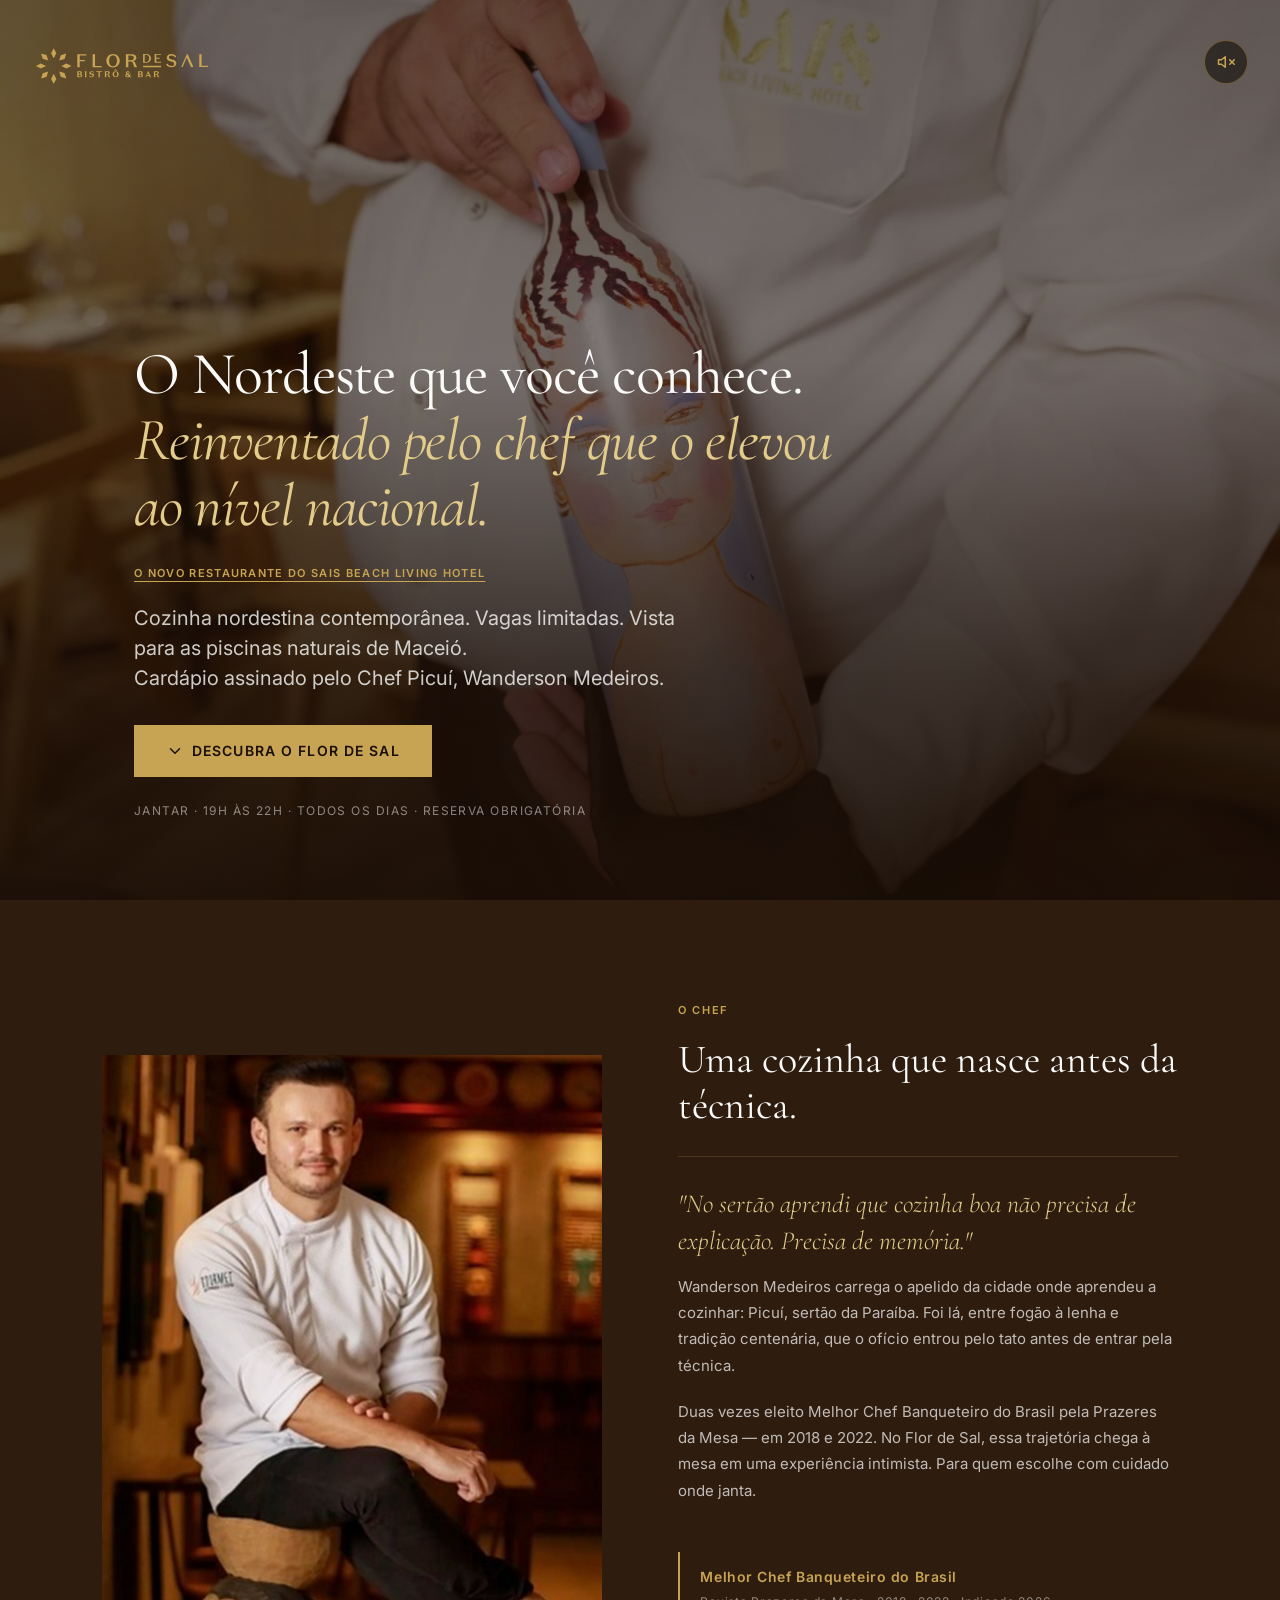
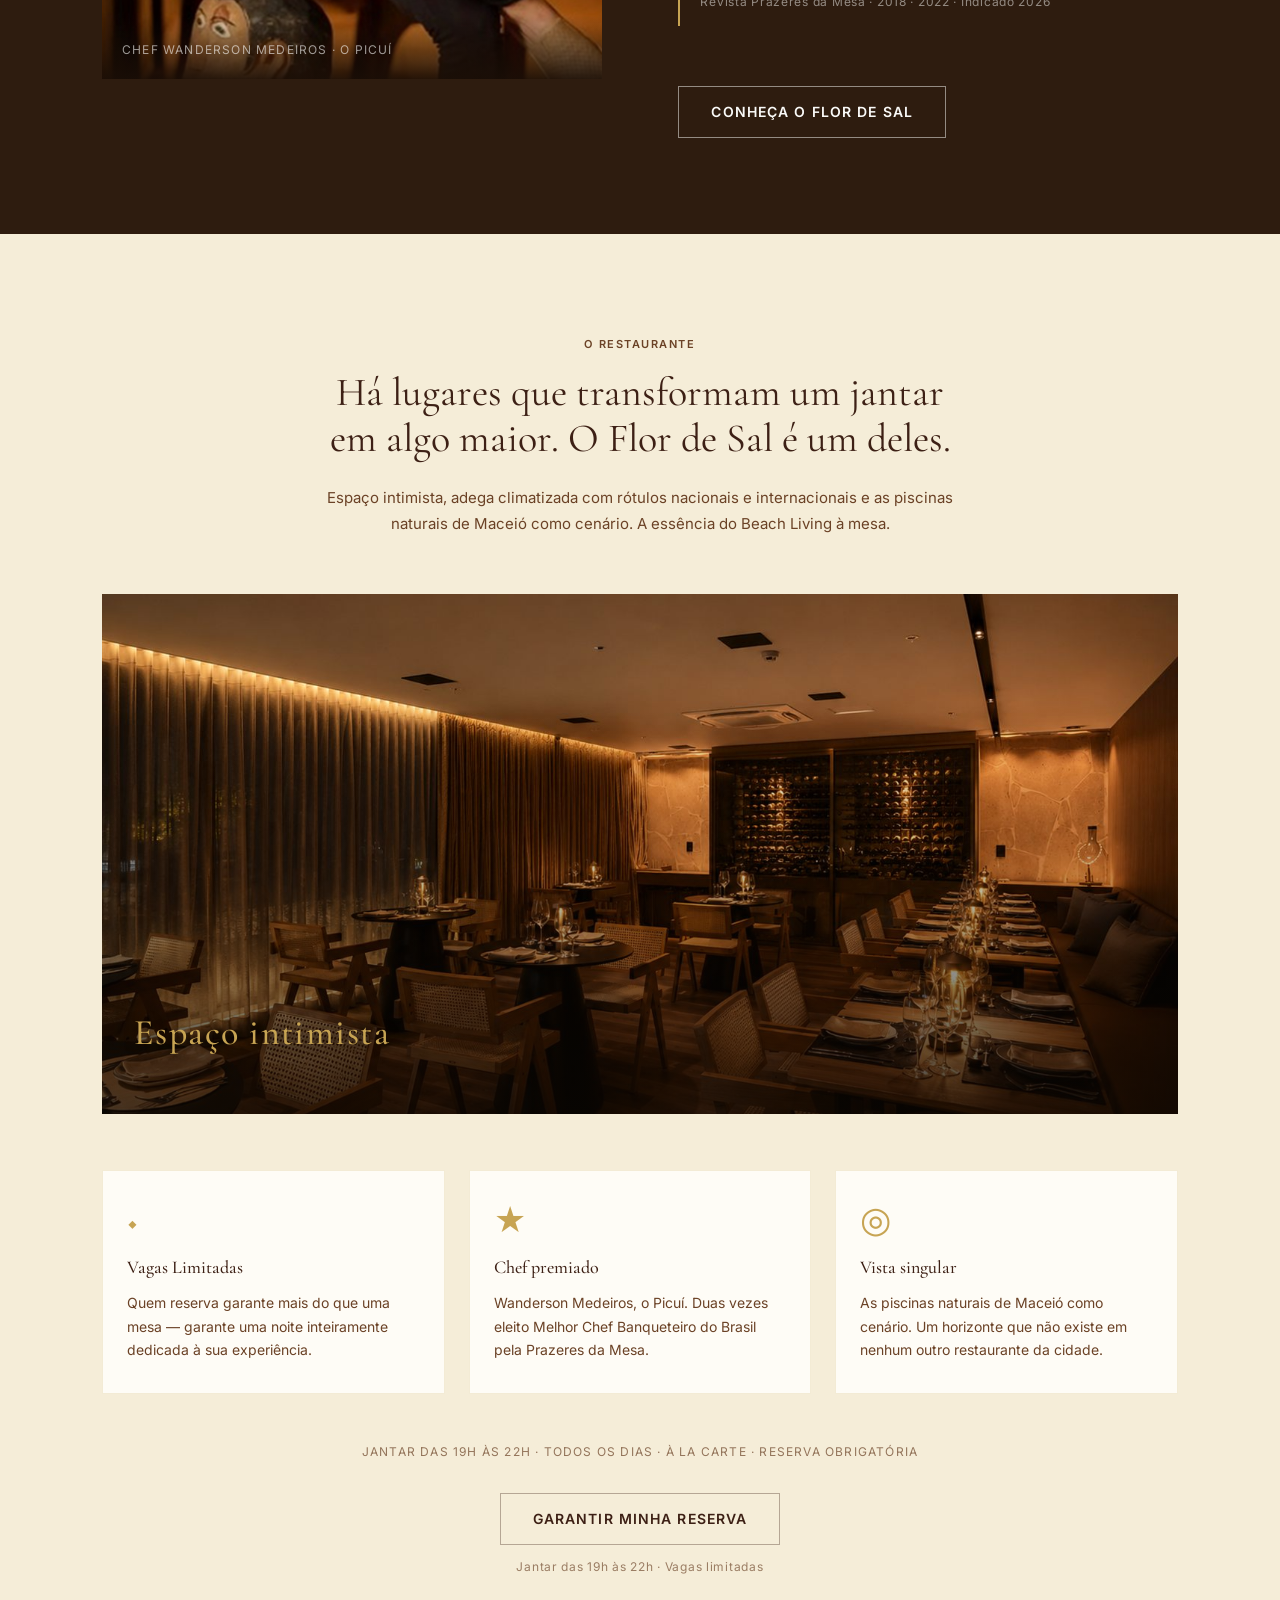
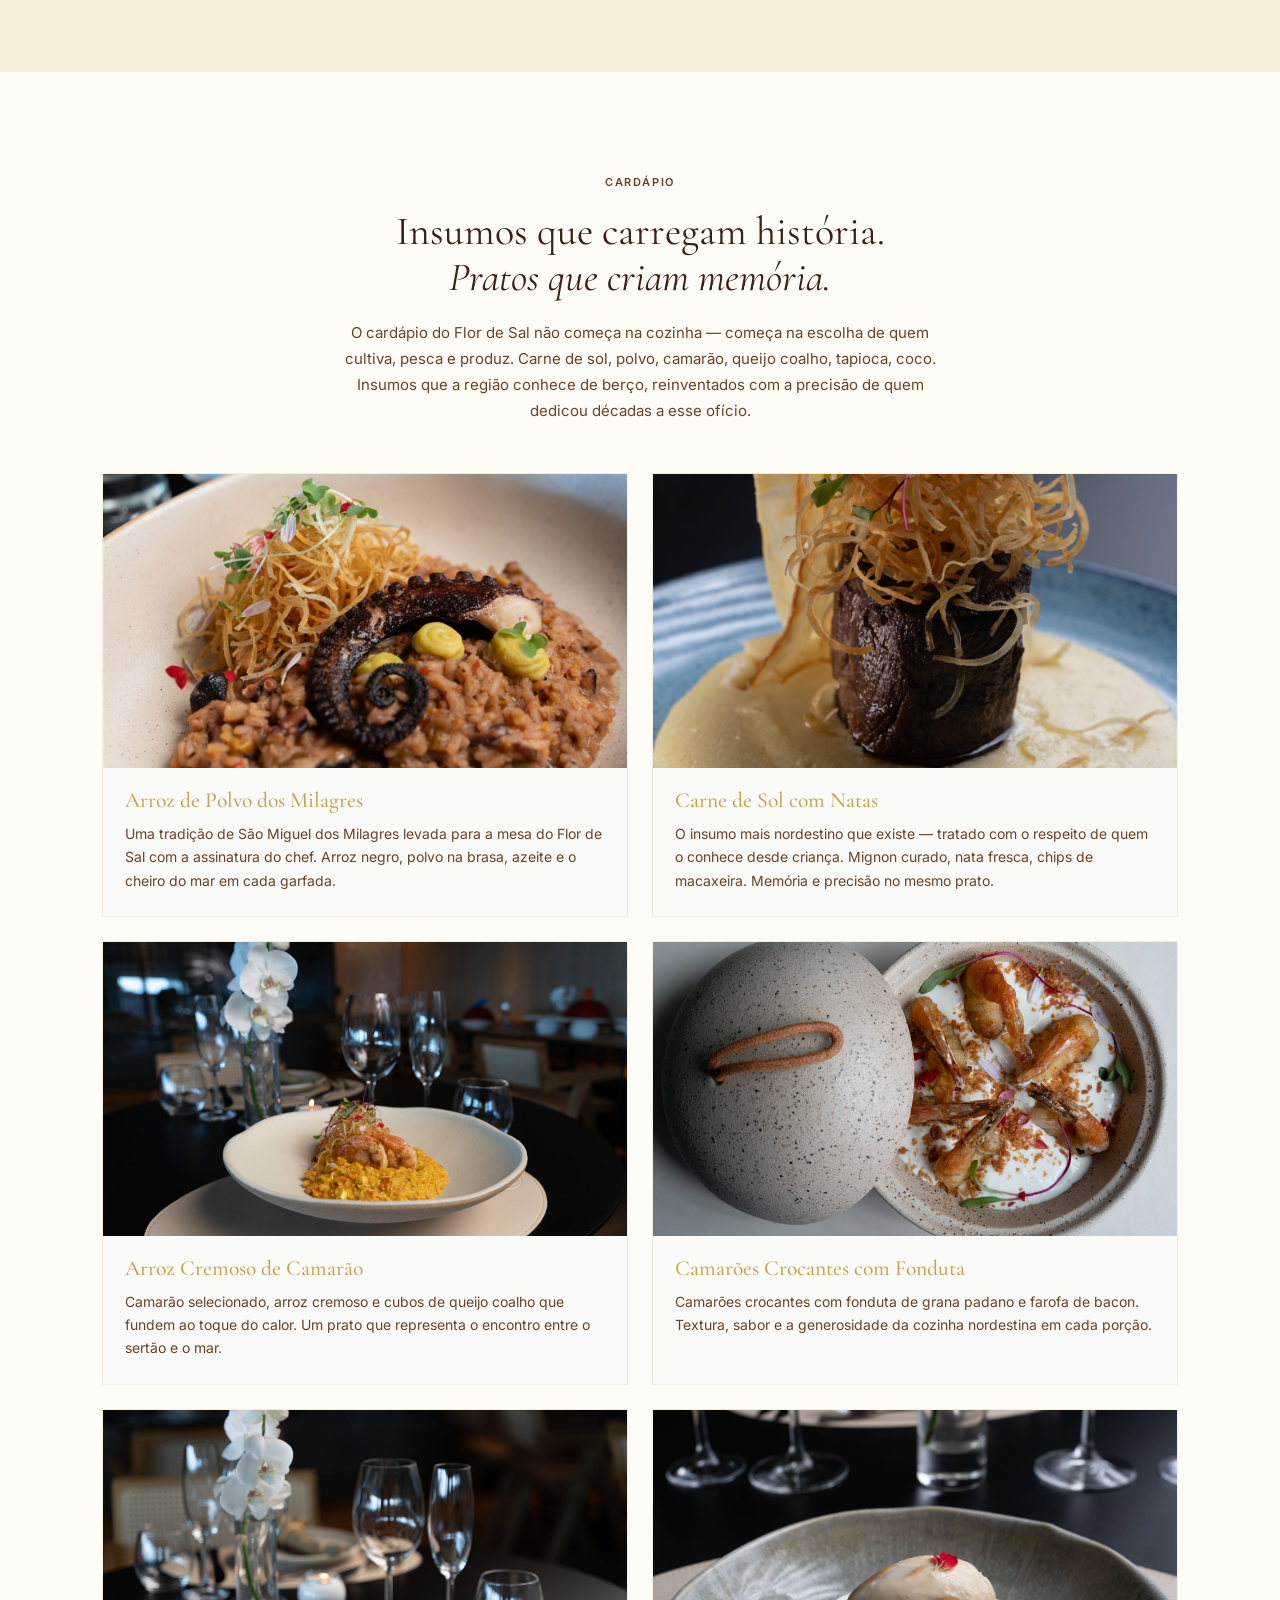
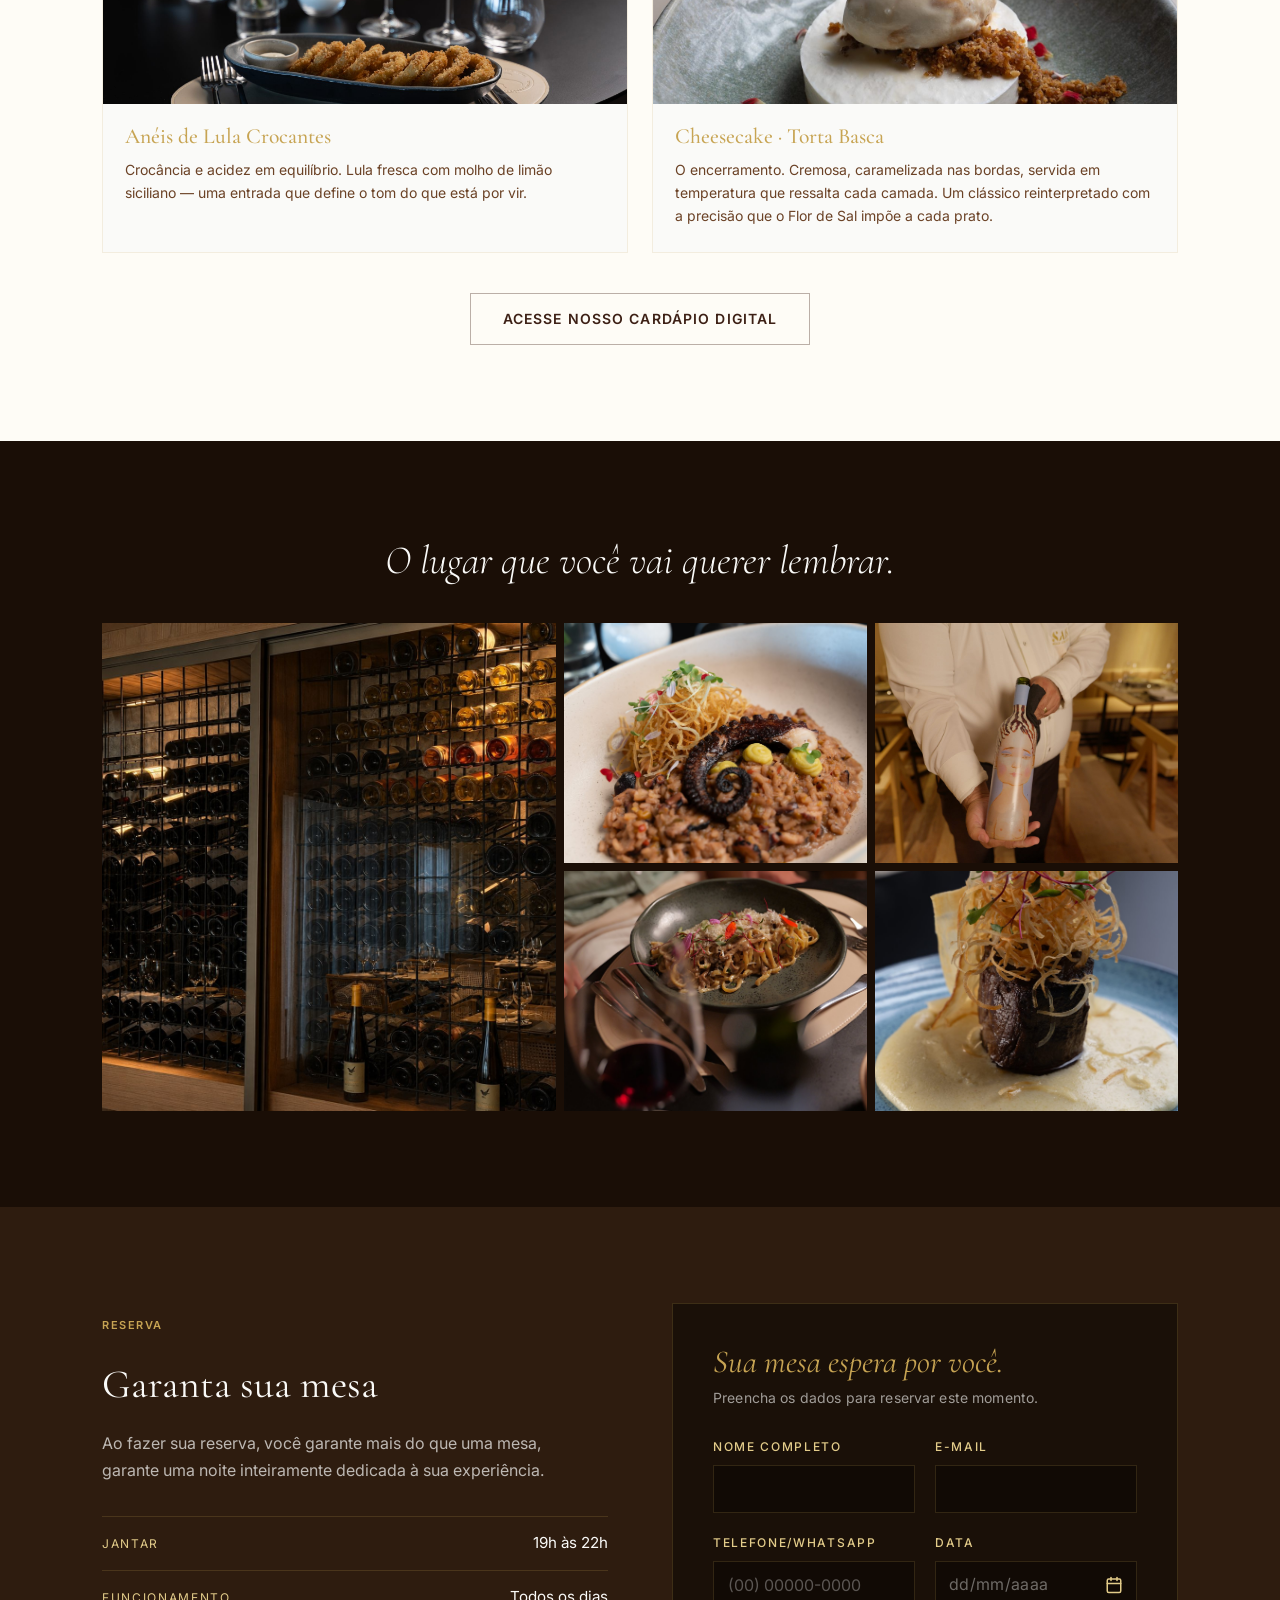
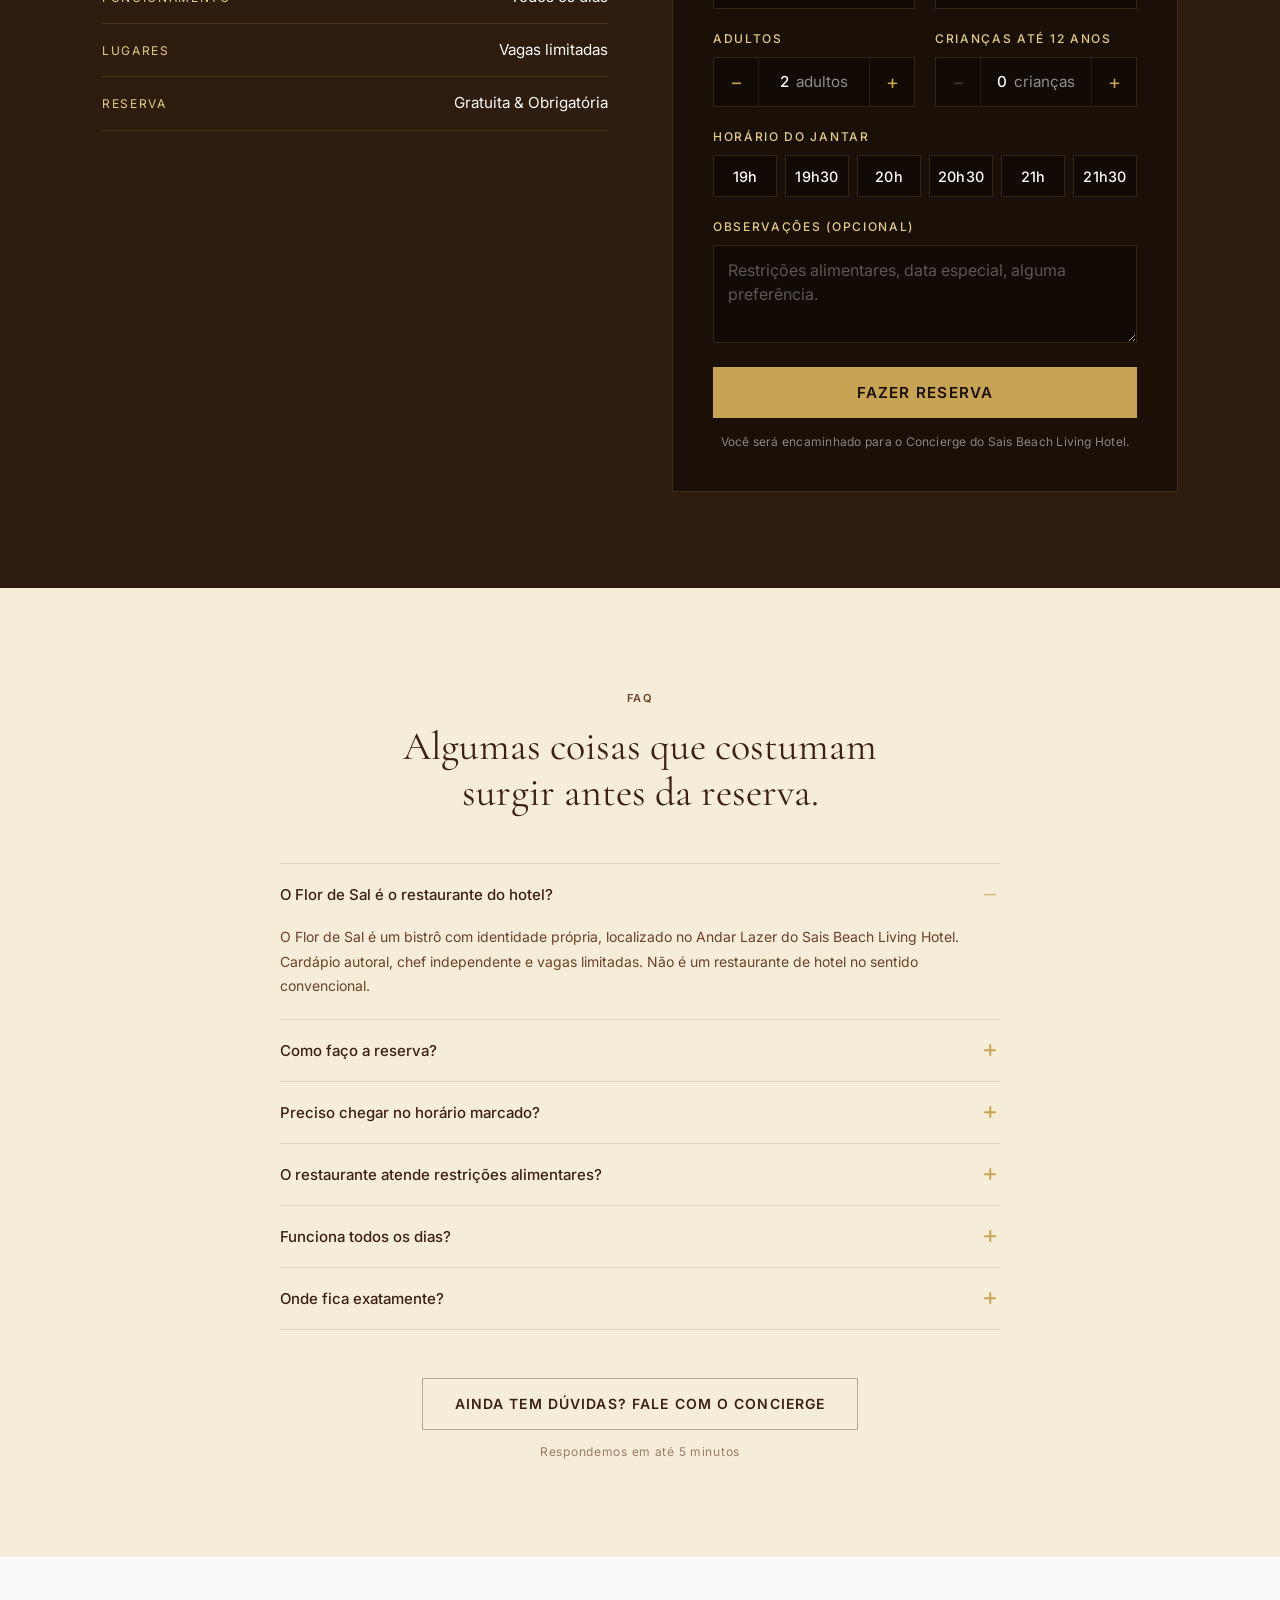
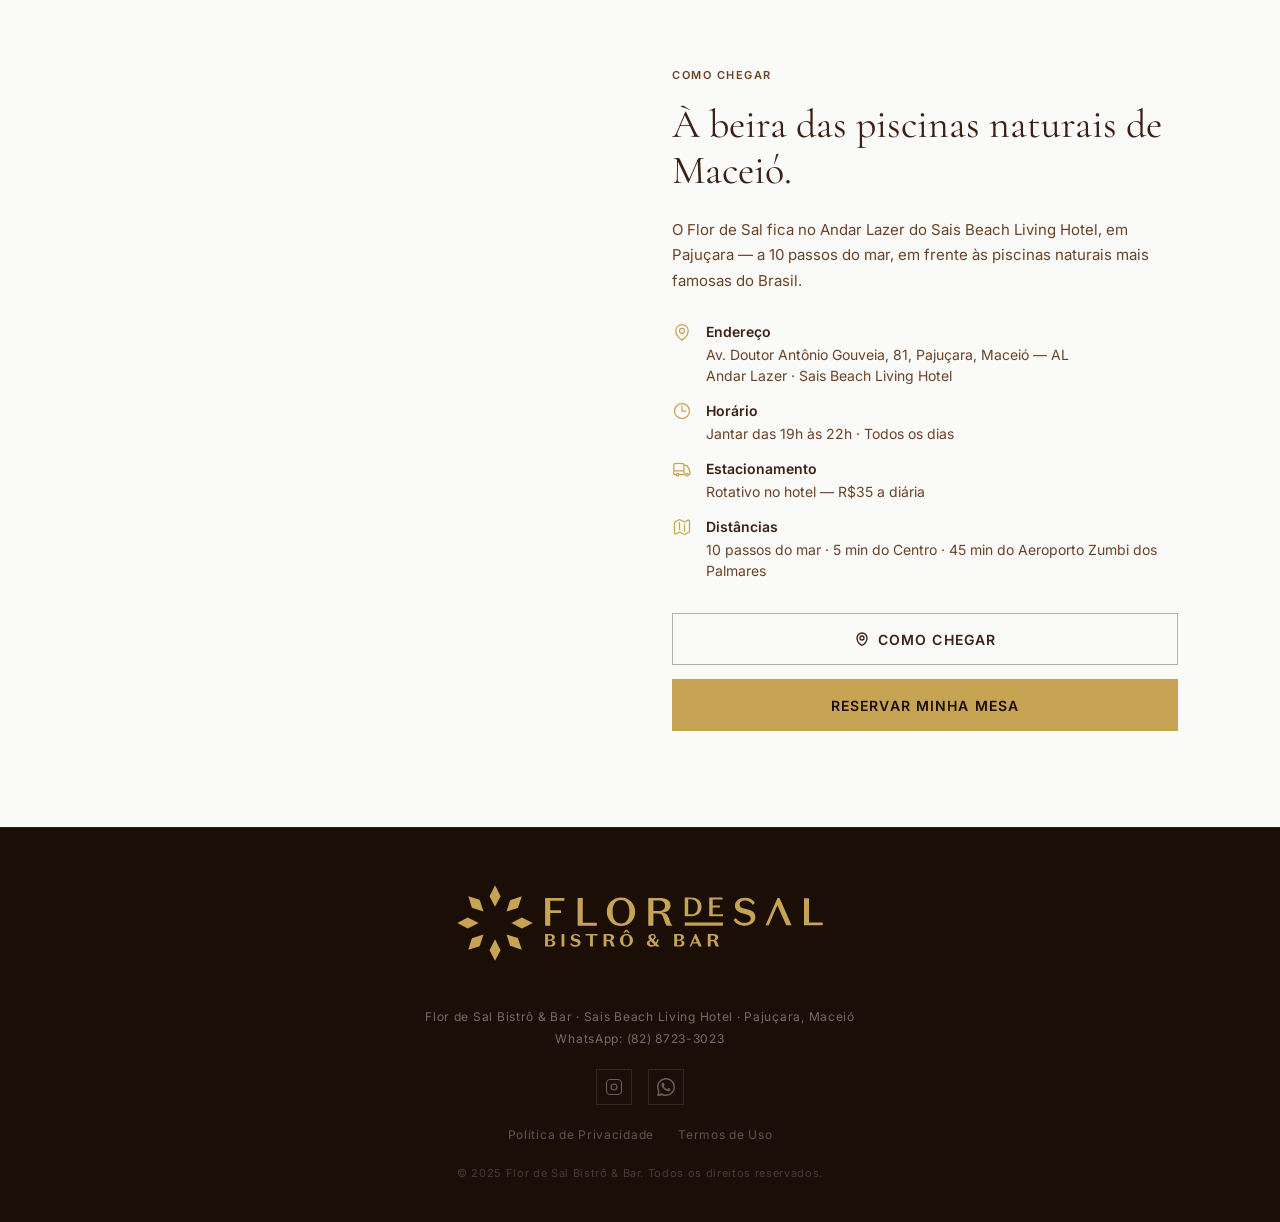
<file: public/index.html>
<!DOCTYPE html>
<html lang="pt-BR">
<head>
  <meta charset="UTF-8" />
  <meta name="viewport" content="width=device-width, initial-scale=1.0" />

  <!-- Google Analytics (GA4) -->
  <script async src="https://www.googletagmanager.com/gtag/js?id=G-C5JZJEEQSV"></script>
  <script>
    window.dataLayer = window.dataLayer || [];
    function gtag(){dataLayer.push(arguments);}
    gtag('js', new Date());
    gtag('config', 'G-C5JZJEEQSV');
  </script>

  <title>Flor de Sal Bistrô &amp; Bar | Jantar em Maceió</title>
  <meta name="description" content="Cozinha nordestina contemporânea assinada pelo Chef Wanderson Medeiros. Vagas limitadas com vista para as piscinas naturais. Reserve sua mesa." />
  <link rel="canonical" href="https://flordesal.saishotel.com.br/" />

  <meta property="og:type" content="website" />
  <meta property="og:title" content="Flor de Sal Bistrô &amp; Bar | Jantar em Maceió" />
  <meta property="og:description" content="Cozinha nordestina contemporânea assinada pelo Chef Wanderson Medeiros. Vagas limitadas com vista para as piscinas naturais. Reserve sua mesa." />
  <meta property="og:image" content="https://flordesal.saishotel.com.br/assets/hero-ambiente.jpg" />
  <meta property="og:url" content="https://flordesal.saishotel.com.br/" />
  <meta name="twitter:card" content="summary_large_image" />

  <link rel="preconnect" href="https://fonts.googleapis.com" />
  <link rel="preconnect" href="https://fonts.gstatic.com" crossorigin />
  <link href="https://fonts.googleapis.com/css2?family=Cormorant+Garamond:ital,wght@0,300;0,400;0,500;1,300;1,400;1,500&family=Inter:wght@300;400;500;600&display=swap" rel="stylesheet" />

  <script type="application/ld+json">
  {
    "@context": "https://schema.org",
    "@graph": [
      {
        "@type": ["Restaurant","LocalBusiness"],
        "name": "Flor de Sal Bistrô &amp; Bar",
        "description": "Cozinha nordestina contemporânea assinada pelo Chef Wanderson Medeiros. Vagas limitadas com vista para as piscinas naturais de Maceió.",
        "url": "https://flordesal.saishotel.com.br/",
        "telephone": "+558287233023",
        "address": {
          "@type": "PostalAddress",
          "streetAddress": "Av. Doutor Antônio Gouveia, 81",
          "addressLocality": "Pajuçara, Maceió",
          "addressRegion": "AL",
          "addressCountry": "BR"
        },
        "openingHours": "Mo-Su 19:00-22:00",
        "servesCuisine": "Nordestina Contemporânea",
        "priceRange": "R$39–R$125"
      },
      {
        "@type": "FAQPage",
        "mainEntity": [
          {"@type":"Question","name":"O Flor de Sal é o restaurante do hotel?","acceptedAnswer":{"@type":"Answer","text":"O Flor de Sal é um bistrô com identidade própria, localizado no Andar Lazer do Sais Beach Living Hotel. Cardápio autoral, chef independente e vagas limitadas."}},
          {"@type":"Question","name":"Como faço a reserva?","acceptedAnswer":{"@type":"Answer","text":"Pelo WhatsApp do Concierge: (82) 8723-3023. A confirmação chega em até 5 minutos."}},
          {"@type":"Question","name":"Preciso chegar no horário marcado?","acceptedAnswer":{"@type":"Answer","text":"Sim. Como o ambiente é intimista, o horário faz parte da experiência de cada mesa. Caso surja um imprevisto, basta avisar o Concierge para reagendar — é uma cortesia da casa. Há uma tolerância de 30 minutos após o horário marcado."}},
          {"@type":"Question","name":"O restaurante atende restrições alimentares?","acceptedAnswer":{"@type":"Answer","text":"Sim. Informe a restrição no momento da reserva — a equipe se prepara com antecedência."}},
          {"@type":"Question","name":"Funciona todos os dias?","acceptedAnswer":{"@type":"Answer","text":"Sim. O Flor de Sal serve jantar todos os dias, das 19h às 22h. A reserva é sempre obrigatória."}},
          {"@type":"Question","name":"Onde fica exatamente?","acceptedAnswer":{"@type":"Answer","text":"Andar Lazer do Sais Beach Living Hotel — Av. Doutor Antônio Gouveia, 81, Pajuçara, Maceió."}}
        ]
      }
    ]
  }
  </script>

  <style>
    /* ── TOKENS ─────────────────────────────────────── */
    :root {
      --fs-areia:       #F5EDD8;
      --fs-areia-50:    #FEFCF6;
      --fs-areia-200:   #EAD9B4;
      --fs-terra:       #6B4226;
      --fs-terra-deep:  #3D2015;
      --fs-musgo:       #4E6645;
      --fs-dourado:     #c7a453;
      --fs-dourado-200: #E3CC8A;
      --fs-dourado-deep:#96762A;
      --fs-escuro:      #1A0E06;
      --fs-escuro-800:  #2E1C0F;
      --fs-escuro-600:  #4A3020;
      --fs-branco:      #FAFAF8;
      --fs-branco-100:  #F0EFE8;

      --fs-font-display: 'Cormorant Garamond', Georgia, serif;
      --fs-font-body:    'Inter', system-ui, sans-serif;

      --fs-text-h1:   clamp(2.25rem, 5vw, 3.75rem);
      --fs-text-h2:   clamp(1.625rem, 3.5vw, 2.5rem);
      --fs-text-h3:   clamp(1.25rem, 2.5vw, 1.75rem);
      --fs-text-sub:  clamp(1rem, 2vw, 1.25rem);
      --fs-text-body: 1rem;
      --fs-text-caption: 0.875rem;
      --fs-text-micro:   0.75rem;
      --fs-text-badge:   0.6875rem;

      --fs-section-y: clamp(4rem, 8vw, 6rem);
      --fs-container: 1140px;
      --fs-gutter:    clamp(1.25rem, 5vw, 2rem);

      --fs-transition-fast: 150ms ease;
      --fs-transition-base: 250ms ease;
      --fs-transition-slow: 400ms cubic-bezier(0.4, 0, 0.2, 1);

      --fs-z-sticky:  200;
      --fs-z-overlay: 300;
    }

    /* ── RESET ──────────────────────────────────────── */
    *, *::before, *::after { box-sizing: border-box; margin: 0; padding: 0; }
    html { scroll-behavior: smooth; }
    body {
      font-family: var(--fs-font-body);
      font-size: var(--fs-text-body);
      line-height: 1.6;
      color: var(--fs-escuro);
      background: var(--fs-branco);
      -webkit-font-smoothing: antialiased;
    }
    img { display: block; max-width: 100%; }
    a { color: inherit; text-decoration: none; }
    ul { list-style: none; }
    button { cursor: pointer; border: none; background: none; font-family: inherit; font-size: inherit; }
    :focus-visible { outline: 2px solid var(--fs-dourado); outline-offset: 3px; }

    /* ── UTILITY ────────────────────────────────────── */
    .container {
      width: 100%;
      max-width: var(--fs-container);
      margin: 0 auto;
      padding: 0 var(--fs-gutter);
    }

    .eyebrow {
      display: inline-block;
      font-family: var(--fs-font-body);
      font-size: var(--fs-text-badge);
      font-weight: 600;
      letter-spacing: 0.14em;
      text-transform: uppercase;
      color: var(--fs-dourado);
      margin-bottom: 1rem;
    }

    .section-headline {
      font-family: var(--fs-font-display);
      font-size: var(--fs-text-h2);
      font-weight: 400;
      line-height: 1.15;
      letter-spacing: -0.01em;
    }

    .section-headline em {
      font-style: italic;
    }

    /* ── BUTTONS ─────────────────────────────────────── */
    .btn {
      display: inline-flex;
      align-items: center;
      justify-content: center;
      gap: 0.5rem;
      min-height: 52px;
      padding: 0.75rem 2rem;
      font-family: var(--fs-font-body);
      font-size: var(--fs-text-caption);
      font-weight: 600;
      letter-spacing: 0.08em;
      text-transform: uppercase;
      cursor: pointer;
      transition: all var(--fs-transition-base);
      border: none;
      text-decoration: none;
      text-align: center;
      line-height: 1.25;
      white-space: normal;
      max-width: 100%;
    }
    .btn--primary {
      background: var(--fs-dourado);
      color: var(--fs-escuro);
    }
    .btn--primary:hover { background: var(--fs-dourado-200); }

    .btn--outline-light {
      background: transparent;
      color: var(--fs-branco);
      border: 1px solid rgba(250,250,248,0.5);
    }
    .btn--outline-light:hover {
      background: rgba(250,250,248,0.08);
      border-color: var(--fs-branco);
    }

    .btn--outline-dark {
      background: transparent;
      color: var(--fs-terra-deep);
      border: 1px solid rgba(61,32,21,0.35);
    }
    .btn--outline-dark:hover {
      background: rgba(61,32,21,0.06);
      border-color: var(--fs-terra-deep);
    }

    .btn--whatsapp {
      background: #25D366;
      color: #fff;
    }
    .btn--whatsapp:hover { background: #1ebe5d; }

    .btn-microcopy {
      display: block;
      margin-top: 0.75rem;
      font-size: var(--fs-text-micro);
      letter-spacing: 0.06em;
      opacity: 0.65;
      text-transform: none;
      font-weight: 400;
    }

    /* ── STICKY HEADER (desktop) ─────────────────────── */
    .site-header {
      position: fixed;
      top: 0;
      left: 0;
      right: 0;
      z-index: var(--fs-z-sticky);
      background: rgba(26,14,6,0.97);
      backdrop-filter: blur(12px);
      border-bottom: 1px solid rgba(199,164,83,0.15);
      transform: translateY(-100%);
      transition: transform var(--fs-transition-slow);
    }
    .site-header.is-visible { transform: translateY(0); }

    .site-header__inner {
      display: flex;
      align-items: center;
      justify-content: space-between;
      gap: 2rem;
      padding: 0.875rem var(--fs-gutter);
      max-width: var(--fs-container);
      margin: 0 auto;
    }

    .site-header__logo { height: 48px; width: auto; }

    .site-header__nav {
      display: flex;
      align-items: center;
      gap: 2rem;
    }

    .site-header__nav a {
      font-size: var(--fs-text-micro);
      font-weight: 500;
      letter-spacing: 0.1em;
      text-transform: uppercase;
      color: rgba(250,250,248,0.65);
      transition: color var(--fs-transition-fast);
    }
    .site-header__nav a:hover { color: var(--fs-branco); }

    .site-header__cta {
      background: var(--fs-dourado);
      color: var(--fs-escuro);
      font-size: 0.6875rem;
      font-weight: 600;
      letter-spacing: 0.1em;
      text-transform: uppercase;
      padding: 0.6rem 1.25rem;
      min-height: 36px;
      display: inline-flex;
      align-items: center;
      transition: background var(--fs-transition-fast);
    }
    .site-header__cta:hover { background: var(--fs-dourado-200); }

    @media (max-width: 768px) {
      .site-header__nav { display: none; }
      .site-header__inner { gap: 1rem; padding: 0.75rem var(--fs-gutter); }
      .site-header__cta { padding: 0.55rem 0.9rem; font-size: 0.65rem; letter-spacing: 0.08em; }
      .site-header__logo { height: 38px; }
    }

    /* ── STICKY WHATSAPP FAB (mobile) ────────────────── */
    .sticky-fab {
      position: fixed;
      bottom: 1.5rem;
      right: 1.5rem;
      z-index: var(--fs-z-sticky);
      display: flex;
      align-items: center;
      gap: 0.625rem;
      background: #25D366;
      color: #fff;
      padding: 0.875rem 1.25rem;
      font-size: var(--fs-text-caption);
      font-weight: 600;
      letter-spacing: 0.04em;
      box-shadow: 0 4px 20px rgba(0,0,0,0.25);
      transition: opacity var(--fs-transition-base), transform var(--fs-transition-base);
    }
    .sticky-fab.is-hidden {
      opacity: 0;
      pointer-events: none;
      transform: translateY(8px);
    }
    .sticky-fab svg { flex-shrink: 0; }

    @media (min-width: 769px) { .sticky-fab { display: none; } }

    /* ── S01 HERO ────────────────────────────────────── */
    .hero {
      position: relative;
      min-height: 100svh;
      display: flex;
      flex-direction: column;
      justify-content: flex-end;
      padding-top: clamp(7rem, 18svh, 11rem);
      padding-bottom: clamp(3rem, 8vw, 5rem);
      overflow: hidden;
    }

    .hero__bg {
      position: absolute;
      inset: 0;
      background: var(--fs-escuro);
    }
    .hero__bg img,
    .hero__bg video {
      width: 100%;
      height: 100%;
      object-fit: cover;
      object-position: center;
      opacity: 0.55;
    }
    .hero__audio-toggle {
      position: absolute;
      top: clamp(1.5rem, 4vw, 2.5rem);
      right: var(--fs-gutter);
      z-index: 4;
      width: 44px;
      height: 44px;
      border-radius: 50%;
      background: rgba(10,6,2,0.55);
      border: 1px solid rgba(199,164,83,0.4);
      color: var(--fs-dourado);
      cursor: pointer;
      display: inline-flex;
      align-items: center;
      justify-content: center;
      transition: background var(--fs-transition-base), border-color var(--fs-transition-base);
      backdrop-filter: blur(6px);
      -webkit-backdrop-filter: blur(6px);
    }
    .hero__audio-toggle:hover {
      background: rgba(10,6,2,0.8);
      border-color: var(--fs-dourado);
    }
    .hero__audio-toggle svg { width: 18px; height: 18px; }
    .hero__audio-toggle .icon-on { display: none; }
    .hero__audio-toggle.is-on .icon-on { display: block; }
    .hero__audio-toggle.is-on .icon-off { display: none; }
    .hero__bg::after {
      content: '';
      position: absolute;
      inset: 0;
      background: linear-gradient(
        to bottom,
        rgba(26,14,6,0.25) 0%,
        rgba(26,14,6,0.10) 40%,
        rgba(26,14,6,0.65) 75%,
        rgba(26,14,6,0.90) 100%
      );
    }

    .hero__logo-wrap {
      position: absolute;
      top: clamp(1.5rem, 4vw, 2.5rem);
      left: var(--fs-gutter);
    }
    .hero__logo { height: clamp(36px, 5vw, 52px); width: auto; }

    .hero__content {
      position: relative;
      z-index: 1;
      padding: 0 var(--fs-gutter);
      max-width: 780px;
    }

    .hero__badge {
      display: inline-block;
      font-size: var(--fs-text-badge);
      font-weight: 600;
      letter-spacing: 0.12em;
      text-transform: uppercase;
      color: var(--fs-dourado);
      margin-bottom: 1.25rem;
      text-decoration: underline;
      text-decoration-color: var(--fs-dourado);
      text-decoration-thickness: 1px;
      text-underline-offset: 0.35em;
    }

    .hero__h1 {
      font-family: var(--fs-font-display);
      font-size: var(--fs-text-h1);
      font-weight: 400;
      line-height: 1.1;
      color: var(--fs-branco);
      letter-spacing: -0.02em;
      margin-bottom: 1.25rem;
    }
    .hero__h1 em {
      font-style: italic;
      color: var(--fs-dourado-200);
    }

    .hero__sub {
      font-size: var(--fs-text-sub);
      color: rgba(250,250,248,0.80);
      line-height: 1.5;
      margin-bottom: 2rem;
      max-width: 560px;
    }

    .hero__info {
      font-size: var(--fs-text-micro);
      letter-spacing: 0.12em;
      text-transform: uppercase;
      color: rgba(250,250,248,0.5);
      margin-top: 1.5rem;
    }

    .hero__cta-wrap {
      display: flex;
      flex-direction: column;
      align-items: flex-start;
      gap: 0.5rem;
    }

    @media (max-width: 600px) {
      .hero__content { max-width: 100%; }
      .hero__cta-wrap { width: 100%; }
      .hero__cta-wrap .btn { width: 100%; display: flex; }
      .hero__h1 { letter-spacing: -0.015em; hyphens: manual; overflow-wrap: normal; word-break: normal; }
      .hero__sub br { display: none; }
      .hero__info { line-height: 1.6; }
    }

    /* ── S02 CHEF ────────────────────────────────────── */
    .chef {
      background: var(--fs-escuro-800);
      padding: var(--fs-section-y) 0;
    }

    .chef__grid {
      display: grid;
      grid-template-columns: 1fr 1fr;
      gap: clamp(2rem, 6vw, 5rem);
      align-items: center;
    }

    .chef__photo-wrap {
      position: relative;
    }
    .chef__photo {
      width: 100%;
      aspect-ratio: 4/5;
      object-fit: cover;
      object-position: center top;
    }
    .chef__photo-caption {
      position: absolute;
      bottom: 0;
      left: 0;
      right: 0;
      padding: 1.5rem 1.25rem 1.25rem;
      background: linear-gradient(to top, rgba(26,14,6,0.92) 0%, transparent 100%);
      font-size: var(--fs-text-micro);
      letter-spacing: 0.1em;
      text-transform: uppercase;
      color: rgba(250,250,248,0.6);
    }

    .chef__text { color: var(--fs-branco); }

    .chef__headline {
      font-family: var(--fs-font-display);
      font-size: var(--fs-text-h2);
      font-weight: 400;
      line-height: 1.15;
      color: var(--fs-branco);
      margin-bottom: 1.75rem;
    }

    .chef__body {
      color: rgba(250,250,248,0.72);
      line-height: 1.75;
      margin-bottom: 1.25rem;
      font-size: 0.9375rem;
    }

    .chef__badge {
      display: inline-flex;
      flex-direction: column;
      gap: 0.25rem;
      border-left: 2px solid var(--fs-dourado);
      padding: 0.875rem 1.25rem;
      margin: 1.75rem 0;
    }
    .chef__badge-title {
      font-size: var(--fs-text-caption);
      font-weight: 600;
      color: var(--fs-dourado);
      letter-spacing: 0.04em;
    }
    .chef__badge-sub {
      font-size: var(--fs-text-micro);
      color: rgba(250,250,248,0.5);
      letter-spacing: 0.06em;
    }

    .chef__quote {
      border-top: 1px solid rgba(199,164,83,0.2);
      padding-top: 1.75rem;
      margin-top: 1.75rem;
    }
    .chef__quote-text {
      font-family: var(--fs-font-display);
      font-size: clamp(1.25rem, 2.5vw, 1.625rem);
      font-style: italic;
      font-weight: 300;
      color: var(--fs-dourado-200);
      line-height: 1.45;
      margin-bottom: 0.875rem;
    }
    .chef__quote-author {
      font-size: var(--fs-text-micro);
      letter-spacing: 0.1em;
      text-transform: uppercase;
      color: rgba(250,250,248,0.4);
    }

    @media (max-width: 768px) {
      .chef__grid {
        grid-template-columns: 1fr;
        gap: 2rem;
      }
      .chef__photo { aspect-ratio: 4/3; }
    }

    /* ── S03 RESTAURANTE ─────────────────────────────── */
    .restaurante {
      background: var(--fs-areia);
      padding: var(--fs-section-y) 0;
    }

    .restaurante__intro {
      text-align: center;
      max-width: 640px;
      margin: 0 auto 3.5rem;
    }
    .restaurante__headline {
      font-family: var(--fs-font-display);
      font-size: var(--fs-text-h2);
      font-weight: 400;
      color: var(--fs-terra-deep);
      line-height: 1.15;
      margin-bottom: 1.5rem;
    }
    .restaurante__body {
      color: var(--fs-terra);
      line-height: 1.75;
      font-size: 0.9375rem;
    }

    .restaurante__photo-wrap {
      position: relative;
      margin-bottom: 3.5rem;
    }
    .restaurante__photo {
      width: 100%;
      height: clamp(240px, 45vw, 520px);
      object-fit: cover;
      object-position: center;
    }
    .restaurante__photo-overlay {
      position: absolute;
      inset: 0;
      display: flex;
      align-items: flex-end;
      padding: 2.5rem var(--fs-gutter);
      background: linear-gradient(to top, rgba(10,6,2,0.75) 0%, rgba(10,6,2,0.2) 50%, transparent 80%);
    }
    .restaurante__num {
      font-family: var(--fs-font-display);
      font-size: clamp(5rem, 14vw, 10rem);
      font-weight: 300;
      line-height: 1;
      color: var(--fs-dourado);
      letter-spacing: -0.04em;
    }
    .restaurante__num-label {
      font-family: var(--fs-font-display);
      font-size: clamp(1.5rem, 4vw, 2.25rem);
      font-weight: 500;
      color: var(--fs-dourado);
      letter-spacing: 0.04em;
      padding-bottom: 0.75rem;
      text-shadow: 0 2px 12px rgba(0,0,0,0.7);
    }

    .restaurante__cards {
      display: grid;
      grid-template-columns: repeat(3, 1fr);
      gap: 1.5rem;
      margin-bottom: 3rem;
    }

    .diff-card {
      background: var(--fs-areia-50);
      padding: 2rem 1.5rem;
      border: 1px solid rgba(199,164,83,0.2);
    }
    .diff-card__icon {
      font-family: var(--fs-font-display);
      font-size: 2.25rem;
      font-weight: 300;
      color: var(--fs-dourado);
      margin-bottom: 0.875rem;
      line-height: 1;
    }
    .diff-card__title {
      font-family: var(--fs-font-display);
      font-size: 1.125rem;
      font-weight: 500;
      color: var(--fs-terra-deep);
      margin-bottom: 0.625rem;
    }
    .diff-card__text {
      font-size: var(--fs-text-caption);
      color: var(--fs-terra);
      line-height: 1.65;
    }

    .restaurante__info {
      text-align: center;
      font-size: var(--fs-text-micro);
      letter-spacing: 0.1em;
      text-transform: uppercase;
      color: var(--fs-terra);
      margin-bottom: 2rem;
      opacity: 0.7;
    }

    .restaurante__cta { text-align: center; }

    @media (max-width: 768px) {
      .restaurante__cards { grid-template-columns: 1fr; }
      .restaurante__num { font-size: clamp(4rem, 18vw, 6rem); }
    }

    /* ── S04 CARDÁPIO ────────────────────────────────── */
    .cardapio {
      background: var(--fs-areia-50);
      padding: var(--fs-section-y) 0;
    }

    .cardapio__intro {
      text-align: center;
      max-width: 600px;
      margin: 0 auto 3rem;
    }
    .cardapio__headline {
      font-family: var(--fs-font-display);
      font-size: var(--fs-text-h2);
      font-weight: 400;
      color: var(--fs-terra-deep);
      line-height: 1.15;
      margin-bottom: 1.25rem;
    }
    .cardapio__sub {
      color: var(--fs-terra);
      line-height: 1.75;
      font-size: 0.9375rem;
    }

    .cardapio__grid {
      display: grid;
      grid-template-columns: repeat(2, 1fr);
      gap: 1.5rem;
      margin-bottom: 2.5rem;
    }

    .dish-card {
      background: var(--fs-branco);
      border: 1px solid rgba(199,164,83,0.15);
      overflow: hidden;
      transition: box-shadow var(--fs-transition-base);
    }
    .dish-card:hover {
      box-shadow: 0 4px 24px rgba(26,14,6,0.10);
    }
    .dish-card__photo {
      width: 100%;
      aspect-ratio: 16/9;
      object-fit: cover;
      object-position: center;
    }
    .dish-card__photo--placeholder {
      width: 100%;
      aspect-ratio: 16/9;
      background: var(--fs-areia-200);
      display: flex;
      align-items: center;
      justify-content: center;
      color: rgba(107,66,38,0.3);
      font-size: 2rem;
    }
    .dish-card__body {
      padding: 1.25rem 1.375rem 1.5rem;
    }
    .dish-card__name {
      font-family: var(--fs-font-display);
      font-size: 1.35rem;
      font-weight: 500;
      color: var(--fs-dourado);
      margin-bottom: 0.5rem;
      line-height: 1.2;
    }
    .dish-card__desc {
      font-size: var(--fs-text-caption);
      color: var(--fs-terra);
      line-height: 1.65;
      margin-bottom: 0;
    }

    .cardapio__faixa {
      text-align: center;
      font-size: var(--fs-text-micro);
      letter-spacing: 0.08em;
      text-transform: uppercase;
      color: var(--fs-terra);
      opacity: 0.65;
      margin-bottom: 2.5rem;
    }
    .cardapio__cta { text-align: center; }

    @media (max-width: 768px) {
      .cardapio__grid { grid-template-columns: 1fr; gap: 1.25rem; }
      .cardapio__cta .btn { width: 100%; max-width: 360px; }
    }

    /* ── S05 GALERIA ─────────────────────────────────── */
    .galeria {
      background: var(--fs-escuro);
      padding: var(--fs-section-y) 0;
    }

    .galeria__intro {
      text-align: center;
      margin-bottom: 2.5rem;
    }
    .galeria__headline {
      font-family: var(--fs-font-display);
      font-size: var(--fs-text-h2);
      font-weight: 300;
      font-style: italic;
      color: var(--fs-branco);
      line-height: 1.15;
    }

    .galeria__grid {
      display: grid;
      grid-template-columns: 1.5fr 1fr 1fr;
      grid-template-rows: 240px 240px;
      gap: 0.5rem;
    }
    .galeria__item { overflow: hidden; position: relative; }
    .galeria__item:first-child { grid-row: span 2; }
    .galeria__item img {
      width: 100%;
      height: 100%;
      object-fit: cover;
      transition: transform 0.6s ease;
    }
    .galeria__item:hover img { transform: scale(1.04); }

    @media (max-width: 768px) {
      .galeria__grid {
        grid-template-columns: 1fr 1fr;
        grid-template-rows: auto;
      }
      .galeria__item:first-child { grid-row: span 1; }
      .galeria__item { aspect-ratio: 4/3; }
      .galeria__item img { height: 100%; }
    }

    @media (max-width: 480px) {
      .galeria__grid {
        grid-template-columns: 1fr;
        grid-template-rows: auto;
        overflow-x: auto;
        display: flex;
        gap: 0.5rem;
        scroll-snap-type: x mandatory;
        -webkit-overflow-scrolling: touch;
        padding-bottom: 0.25rem;
        scroll-padding-left: var(--fs-gutter);
      }
      .galeria__grid::after {
        content: '';
        flex: 0 0 var(--fs-gutter);
      }
      .galeria__item {
        flex: 0 0 82vw;
        scroll-snap-align: start;
        aspect-ratio: 4/3;
      }
      .galeria__item:first-child { flex: 0 0 82vw; }
    }

    /* ── S06 COMO FUNCIONA ───────────────────────────── */
    .como-funciona {
      background: var(--fs-escuro-800);
      padding: var(--fs-section-y) 0;
    }

    .como-funciona__intro {
      text-align: center;
      margin-bottom: 3.5rem;
    }
    .como-funciona__headline {
      font-family: var(--fs-font-display);
      font-size: var(--fs-text-h2);
      font-weight: 400;
      color: var(--fs-branco);
      line-height: 1.15;
    }

    .reserva-layout {
      display: grid;
      grid-template-columns: 1fr 1fr;
      gap: 4rem;
      align-items: start;
    }

    .reserva-block--left {
      padding-top: 0.5rem;
    }
    .reserva-block__headline {
      font-family: var(--fs-font-display);
      font-size: var(--fs-text-h2);
      font-weight: 400;
      color: var(--fs-branco);
      line-height: 1.1;
      margin: 0.75rem 0 1.5rem;
    }
    .reserva-block__text {
      font-size: 1rem;
      line-height: 1.7;
      color: rgba(250,250,248,0.7);
      margin-bottom: 2rem;
      max-width: 28rem;
    }
    .reserva-info {
      list-style: none;
      padding: 0;
      margin: 0;
      border-top: 1px solid rgba(199,164,83,0.18);
    }
    .reserva-info li {
      display: flex;
      justify-content: space-between;
      align-items: baseline;
      flex-wrap: wrap;
      gap: 0.25rem 1rem;
      padding: 0.875rem 0;
      border-bottom: 1px solid rgba(199,164,83,0.18);
    }
    .reserva-info__label {
      font-size: var(--fs-text-micro);
      letter-spacing: 0.14em;
      text-transform: uppercase;
      color: var(--fs-dourado-200);
    }
    .reserva-info__value {
      color: var(--fs-branco);
      font-size: 0.95rem;
    }

    .reserva-card {
      background: rgba(10,6,2,0.55);
      border: 1px solid rgba(199,164,83,0.2);
      padding: clamp(1.5rem, 3.5vw, 2.5rem);
    }
    .reserva-card__header { margin-bottom: 1.75rem; }
    .reserva-card__title {
      font-family: var(--fs-font-display);
      font-style: italic;
      font-size: clamp(1.6rem, 3vw, 2rem);
      font-weight: 400;
      color: var(--fs-dourado);
      line-height: 1.15;
      margin-bottom: 0.4rem;
    }
    .reserva-card__subtitle {
      font-size: var(--fs-text-caption);
      color: rgba(250,250,248,0.6);
      letter-spacing: 0.01em;
    }

    .reserva-card__grid {
      display: grid;
      grid-template-columns: 1fr 1fr;
      gap: 1.25rem;
      margin-bottom: 1.5rem;
    }
    .reserva-field { display: flex; flex-direction: column; }
    .reserva-field--full { grid-column: 1 / -1; }
    .reserva-field__label {
      font-size: var(--fs-text-micro);
      letter-spacing: 0.14em;
      text-transform: uppercase;
      color: var(--fs-dourado-200);
      margin-bottom: 0.55rem;
      font-weight: 500;
    }
    .reserva-field__input,
    .reserva-field__textarea {
      width: 100%;
      background: rgba(0,0,0,0.35);
      border: 1px solid rgba(199,164,83,0.18);
      border-radius: 0;
      padding: 0.75rem 0.875rem;
      color: var(--fs-branco);
      font-family: inherit;
      font-size: 1rem;
      min-height: 48px;
      outline: none;
      transition: border-color var(--fs-transition-base), background var(--fs-transition-base);
    }
    .reserva-field__input:focus,
    .reserva-field__textarea:focus {
      border-color: var(--fs-dourado);
      background: rgba(0,0,0,0.5);
    }
    .reserva-field__textarea {
      resize: vertical;
      min-height: 96px;
      line-height: 1.5;
    }
    .reserva-field__input::placeholder,
    .reserva-field__textarea::placeholder { color: rgba(250,250,248,0.32); }

    .reserva-field__date { position: relative; }
    .reserva-field__date::after {
      content: '';
      position: absolute;
      top: 50%;
      right: 0.875rem;
      transform: translateY(-50%);
      width: 18px;
      height: 18px;
      pointer-events: none;
      background-image: url("data:image/svg+xml;utf8,<svg xmlns='http://www.w3.org/2000/svg' viewBox='0 0 24 24' fill='none' stroke='%23E3CC8A' stroke-width='2' stroke-linecap='round' stroke-linejoin='round'><rect x='3' y='4' width='18' height='18' rx='2' ry='2'/><line x1='16' y1='2' x2='16' y2='6'/><line x1='8' y1='2' x2='8' y2='6'/><line x1='3' y1='10' x2='21' y2='10'/></svg>");
      background-repeat: no-repeat;
      background-size: contain;
    }
    .reserva-field__date-placeholder {
      position: absolute;
      top: 50%;
      left: 0.875rem;
      transform: translateY(-50%);
      color: rgba(250,250,248,0.4);
      pointer-events: none;
      font-size: 1rem;
      font-family: inherit;
      letter-spacing: 0.02em;
    }
    .reserva-field__input[type="date"] {
      color-scheme: dark;
      accent-color: var(--fs-dourado);
      -webkit-appearance: none;
      appearance: none;
      padding-right: 2.75rem;
    }
    .reserva-field__input[type="date"]::-webkit-calendar-picker-indicator {
      position: absolute;
      right: 0;
      width: 100%;
      height: 100%;
      opacity: 0;
      cursor: pointer;
    }
    .reserva-field__input[type="date"]:invalid {
      color: transparent;
    }
    .reserva-field__input[type="date"]:valid {
      color: var(--fs-branco);
    }
    .reserva-field__date input[type="date"]:valid + .reserva-field__date-placeholder,
    .reserva-field__date input[type="date"]:focus + .reserva-field__date-placeholder {
      display: none;
    }

    .stepper {
      display: grid;
      grid-template-columns: 44px 1fr 44px;
      align-items: stretch;
      background: rgba(0,0,0,0.35);
      border: 1px solid rgba(199,164,83,0.18);
      border-radius: 0;
      overflow: hidden;
    }
    .stepper__btn {
      background: transparent;
      border: none;
      color: var(--fs-dourado);
      font-size: 1.25rem;
      cursor: pointer;
      transition: background var(--fs-transition-fast);
      line-height: 1;
    }
    .stepper__btn:hover:not(:disabled) { background: rgba(199,164,83,0.12); }
    .stepper__btn:disabled { color: rgba(250,250,248,0.18); cursor: not-allowed; }
    .stepper__value {
      display: flex;
      align-items: center;
      justify-content: center;
      gap: 0.4rem;
      color: var(--fs-branco);
      font-weight: 500;
      font-size: 0.95rem;
      border-left: 1px solid rgba(199,164,83,0.12);
      border-right: 1px solid rgba(199,164,83,0.12);
      padding: 0.75rem 0.5rem;
      min-width: 0;
      overflow: hidden;
      text-overflow: ellipsis;
      white-space: nowrap;
    }
    .stepper__suffix { color: rgba(250,250,248,0.55); font-weight: 400; }

    .time-slots {
      display: grid;
      grid-template-columns: repeat(6, 1fr);
      gap: 0.5rem;
    }
    .time-slot {
      background: rgba(0,0,0,0.35);
      border: 1px solid rgba(199,164,83,0.18);
      border-radius: 0;
      color: var(--fs-branco);
      padding: 0.7rem 0.4rem;
      font-size: 0.9rem;
      font-weight: 500;
      letter-spacing: 0.02em;
      cursor: pointer;
      transition: all var(--fs-transition-fast);
      font-family: inherit;
    }
    .time-slot:hover { border-color: var(--fs-dourado); }
    .time-slot.is-active {
      background: var(--fs-dourado);
      border-color: var(--fs-dourado);
      color: var(--fs-escuro);
    }
    .time-slots.is-error { animation: shake 0.36s; }
    .time-slots.is-error .time-slot:not(.is-active) { border-color: rgba(220,90,80,0.5); }
    @keyframes shake {
      0%, 100% { transform: translateX(0); }
      25% { transform: translateX(-4px); }
      75% { transform: translateX(4px); }
    }

    .reserva-card__submit {
      width: 100%;
      background: var(--fs-dourado);
      color: var(--fs-escuro);
      border: none;
      border-radius: 0;
      padding: 1rem;
      font-size: 0.95rem;
      font-weight: 600;
      letter-spacing: 0.08em;
      text-transform: uppercase;
      cursor: pointer;
      transition: background var(--fs-transition-base);
      font-family: inherit;
    }
    .reserva-card__submit:hover { background: var(--fs-dourado-200); }
    .reserva-card__footnote {
      text-align: center;
      margin-top: 0.875rem;
      font-size: var(--fs-text-micro);
      color: rgba(250,250,248,0.5);
      letter-spacing: 0.02em;
    }

    @media (max-width: 900px) {
      .reserva-layout { grid-template-columns: 1fr; gap: 2.5rem; }
      .reserva-block__text { max-width: none; }
    }
    @media (max-width: 640px) {
      .reserva-card { padding: 1.25rem; }
      .reserva-card__grid { grid-template-columns: 1fr; gap: 1.1rem; }
      .time-slots { grid-template-columns: repeat(3, 1fr); gap: 0.4rem; }
      .time-slot { padding: 0.7rem 0.25rem; font-size: 0.85rem; }
    }
    @media (max-width: 360px) {
      .time-slot { font-size: 0.8rem; padding: 0.6rem 0.2rem; }
      .stepper { grid-template-columns: 40px 1fr 40px; }
    }

    /* ── S07 FAQ ─────────────────────────────────────── */
    .faq {
      background: var(--fs-areia);
      padding: var(--fs-section-y) 0;
    }

    .faq__intro {
      text-align: center;
      margin-bottom: 3rem;
    }
    .faq__headline {
      font-family: var(--fs-font-display);
      font-size: var(--fs-text-h2);
      font-weight: 400;
      color: var(--fs-terra-deep);
      line-height: 1.15;
    }

    .faq__list {
      max-width: 720px;
      margin: 0 auto 3rem;
    }

    .faq__item {
      border-bottom: 1px solid rgba(107,66,38,0.15);
    }
    .faq__item:first-child { border-top: 1px solid rgba(107,66,38,0.15); }

    .faq__question {
      width: 100%;
      display: flex;
      align-items: center;
      justify-content: space-between;
      gap: 1rem;
      padding: 1.25rem 0;
      font-size: 0.9375rem;
      font-weight: 500;
      color: var(--fs-terra-deep);
      text-align: left;
      cursor: pointer;
      background: none;
      border: none;
      line-height: 1.4;
    }
    .faq__question:hover { color: var(--fs-terra); }

    .faq__icon {
      flex-shrink: 0;
      width: 20px;
      height: 20px;
      position: relative;
      color: var(--fs-dourado);
    }
    .faq__icon::before, .faq__icon::after {
      content: '';
      position: absolute;
      background: currentColor;
      border-radius: 1px;
      transition: transform var(--fs-transition-base), opacity var(--fs-transition-base);
    }
    .faq__icon::before { width: 12px; height: 1.5px; top: 50%; left: 50%; transform: translate(-50%,-50%); }
    .faq__icon::after  { width: 1.5px; height: 12px; top: 50%; left: 50%; transform: translate(-50%,-50%); }

    .faq__item.is-open .faq__icon::after { opacity: 0; transform: translate(-50%,-50%) rotate(90deg); }

    .faq__answer {
      display: none;
      padding: 0 0 1.25rem;
      font-size: var(--fs-text-caption);
      color: var(--fs-terra);
      line-height: 1.75;
    }
    .faq__item.is-open .faq__answer { display: block; }

    .faq__cta { text-align: center; }

    /* ── S08 LOCALIZAÇÃO ─────────────────────────────── */
    .localizacao {
      background: var(--fs-branco);
      padding: var(--fs-section-y) 0;
    }

    .localizacao__grid {
      display: grid;
      grid-template-columns: 1fr 1fr;
      gap: clamp(2rem, 5vw, 4rem);
      align-items: start;
    }

    .localizacao__map iframe {
      width: 100%;
      height: 400px;
      border: none;
      display: block;
      filter: grayscale(0.2) contrast(1.05);
    }

    .localizacao__info { padding-top: 0.5rem; }

    .localizacao__headline {
      font-family: var(--fs-font-display);
      font-size: var(--fs-text-h2);
      font-weight: 400;
      color: var(--fs-terra-deep);
      line-height: 1.15;
      margin-bottom: 1.5rem;
    }
    .localizacao__headline em { font-style: italic; }

    .localizacao__body {
      font-size: 0.9375rem;
      color: var(--fs-terra);
      line-height: 1.7;
      margin-bottom: 1.75rem;
    }

    .localizacao__details {
      display: flex;
      flex-direction: column;
      gap: 0.875rem;
      margin-bottom: 2rem;
    }
    .localizacao__detail {
      display: flex;
      gap: 0.875rem;
      align-items: flex-start;
    }
    .localizacao__detail-icon {
      flex-shrink: 0;
      width: 20px;
      color: var(--fs-dourado);
      margin-top: 1px;
    }
    .localizacao__detail-text {
      font-size: var(--fs-text-caption);
      color: var(--fs-terra);
      line-height: 1.5;
    }
    .localizacao__detail-text strong {
      display: block;
      font-weight: 600;
      color: var(--fs-terra-deep);
      margin-bottom: 0.125rem;
    }

    .localizacao__ctas {
      display: flex;
      flex-direction: column;
      gap: 0.875rem;
    }

    @media (max-width: 768px) {
      .localizacao__grid { grid-template-columns: 1fr; }
      .localizacao__map iframe { height: 220px; }
    }

    /* ── FOOTER ──────────────────────────────────────── */
    .footer {
      background: var(--fs-escuro);
      border-top: 1px solid rgba(199,164,83,0.12);
      padding: 2.5rem 0;
    }

    .footer__inner {
      display: flex;
      flex-direction: column;
      align-items: center;
      gap: 1.25rem;
      text-align: center;
    }

    .footer__logo {
      height: clamp(72px, 9vw, 110px);
      width: auto;
      opacity: 1;
      margin-bottom: 0.5rem;
    }

    .footer__info {
      font-size: var(--fs-text-micro);
      color: rgba(250,250,248,0.4);
      letter-spacing: 0.06em;
      line-height: 1.8;
    }

    .footer__links {
      display: flex;
      gap: 1.5rem;
      flex-wrap: wrap;
      justify-content: center;
    }
    .footer__links a {
      font-size: var(--fs-text-micro);
      color: rgba(250,250,248,0.3);
      letter-spacing: 0.06em;
      transition: color var(--fs-transition-fast);
    }
    .footer__links a:hover { color: rgba(250,250,248,0.65); }

    .footer__social {
      display: flex;
      gap: 1rem;
    }
    .footer__social a {
      display: flex;
      align-items: center;
      justify-content: center;
      width: 36px;
      height: 36px;
      color: rgba(250,250,248,0.35);
      border: 1px solid rgba(250,250,248,0.1);
      transition: all var(--fs-transition-fast);
    }
    .footer__social a:hover {
      color: var(--fs-dourado);
      border-color: rgba(199,164,83,0.4);
    }

    .footer__copy {
      font-size: 0.6875rem;
      color: rgba(250,250,248,0.2);
      letter-spacing: 0.06em;
    }

    /* ── ANIMATE IN ──────────────────────────────────── */
    [data-animate] {
      opacity: 0;
      transform: translateY(24px);
      transition: opacity 0.7s ease, transform 0.7s ease;
    }
    [data-animate].is-visible {
      opacity: 1;
      transform: translateY(0);
    }
    [data-animate-delay="1"] { transition-delay: 0.1s; }
    [data-animate-delay="2"] { transition-delay: 0.25s; }
    [data-animate-delay="3"] { transition-delay: 0.4s; }
    [data-animate-delay="4"] { transition-delay: 0.55s; }

    @media (prefers-reduced-motion: reduce) {
      [data-animate], .sticky-fab, .site-header { transition: none; }
    }
  </style>
</head>
<body>

  <!-- ── STICKY HEADER (desktop) ──────────────────────── -->
  <header class="site-header" id="site-header" aria-label="Navegação principal">
    <div class="site-header__inner">
      <a href="#hero" aria-label="Flor de Sal — Início">
        <img
          src="Identidade Visual/SVG/Logotipo_Flor de Sal - Dourado_Completa.svg"
          alt="Flor de Sal Bistrô &amp; Bar"
          class="site-header__logo"
        />
      </a>
      <nav class="site-header__nav" aria-label="Âncoras da página">
        <a href="#cardapio">Cardápio</a>
        <a href="#como-funciona">Reserva</a>
        <a href="#localizacao">Localização</a>
      </nav>
      <a
        href="https://wa.me/558287233023?text=Olá%2C+gostaria+de+fazer+uma+reserva+no+Flor+de+Sal+Bistrô+%26+Bar."
        class="site-header__cta"
        target="_blank"
        rel="noopener"
        aria-label="Reservar mesa via WhatsApp"
      >Reservar mesa</a>
    </div>
  </header>

  <!-- ── STICKY FAB WhatsApp (mobile) ─────────────────── -->
  <a
    href="https://wa.me/558287233023?text=Olá%2C+gostaria+de+fazer+uma+reserva+no+Flor+de+Sal+Bistrô+%26+Bar."
    class="sticky-fab"
    id="sticky-fab"
    target="_blank"
    rel="noopener"
    aria-label="Reservar via WhatsApp"
  >
    <svg xmlns="http://www.w3.org/2000/svg" width="20" height="20" viewBox="0 0 24 24" fill="currentColor" aria-hidden="true">
      <path d="M17.472 14.382c-.297-.149-1.758-.867-2.03-.967-.273-.099-.471-.148-.67.15-.197.297-.767.966-.94 1.164-.173.199-.347.223-.644.075-.297-.15-1.255-.463-2.39-1.475-.883-.788-1.48-1.761-1.653-2.059-.173-.297-.018-.458.13-.606.134-.133.298-.347.446-.52.149-.174.198-.298.298-.497.099-.198.05-.371-.025-.52-.075-.149-.669-1.612-.916-2.207-.242-.579-.487-.5-.669-.51-.173-.008-.371-.01-.57-.01-.198 0-.52.074-.792.372-.272.297-1.04 1.016-1.04 2.479 0 1.462 1.065 2.875 1.213 3.074.149.198 2.096 3.2 5.077 4.487.709.306 1.262.489 1.694.625.712.227 1.36.195 1.871.118.571-.085 1.758-.719 2.006-1.413.248-.694.248-1.289.173-1.413-.074-.124-.272-.198-.57-.347z"/>
      <path d="M12 0C5.373 0 0 5.373 0 12c0 2.135.559 4.14 1.535 5.876L.057 23.885a.5.5 0 0 0 .606.625l6.198-1.63A11.94 11.94 0 0 0 12 24c6.627 0 12-5.373 12-12S18.627 0 12 0zm0 22c-1.912 0-3.71-.504-5.265-1.385l-.378-.214-3.917 1.03 1.048-3.826-.23-.37A9.96 9.96 0 0 1 2 12C2 6.477 6.477 2 12 2s10 4.477 10 10-4.477 10-10 10z"/>
    </svg>
    Reservar
  </a>

  <main>

    <!-- ── S01 HERO ──────────────────────────────────── -->
    <section class="hero" id="hero" aria-label="Apresentação">
      <div class="hero__bg">
        <video
          id="heroVideo"
          src="assets/hero-video.mp4"
          poster="assets/hero-poster.jpg"
          autoplay
          muted
          loop
          playsinline
          preload="auto"
          aria-label="Vídeo de apresentação do Flor de Sal Bistrô e Bar"
        ></video>
      </div>

      <button type="button" class="hero__audio-toggle" id="heroAudioToggle" aria-label="Ativar som do vídeo" aria-pressed="false">
        <svg class="icon-off" xmlns="http://www.w3.org/2000/svg" viewBox="0 0 24 24" fill="none" stroke="currentColor" stroke-width="2" stroke-linecap="round" stroke-linejoin="round" aria-hidden="true">
          <polygon points="11 5 6 9 2 9 2 15 6 15 11 19 11 5"></polygon>
          <line x1="23" y1="9" x2="17" y2="15"></line>
          <line x1="17" y1="9" x2="23" y2="15"></line>
        </svg>
        <svg class="icon-on" xmlns="http://www.w3.org/2000/svg" viewBox="0 0 24 24" fill="none" stroke="currentColor" stroke-width="2" stroke-linecap="round" stroke-linejoin="round" aria-hidden="true">
          <polygon points="11 5 6 9 2 9 2 15 6 15 11 19 11 5"></polygon>
          <path d="M15.54 8.46a5 5 0 0 1 0 7.07"></path>
          <path d="M19.07 4.93a10 10 0 0 1 0 14.14"></path>
        </svg>
      </button>

      <a href="#hero" class="hero__logo-wrap" aria-label="Flor de Sal">
        <img
          src="Identidade Visual/SVG/Logotipo_Flor de Sal - Dourado_Completa.svg"
          alt="Flor de Sal Bistrô &amp; Bar"
          class="hero__logo"
        />
      </a>

      <div class="container">
        <div class="hero__content">
          <h1 class="hero__h1">
            O Nordeste que você conhece.<br>
            <em>Reinventado pelo chef que o elevou ao nível nacional.</em>
          </h1>

          <div class="hero__badge" aria-label="Apresentação">
            O novo restaurante do Sais Beach Living Hotel
          </div>

          <p class="hero__sub">
            Cozinha nordestina contemporânea. Vagas limitadas. Vista para as piscinas naturais de Maceió.<br>
            Cardápio assinado pelo Chef Picuí, Wanderson Medeiros.
          </p>

          <div class="hero__cta-wrap">
            <a
              href="#chef"
              class="btn btn--primary"
              onclick="event.preventDefault();document.getElementById('chef').scrollIntoView({behavior:'smooth'})"
            >
              <svg xmlns="http://www.w3.org/2000/svg" width="18" height="18" viewBox="0 0 24 24" fill="none" stroke="currentColor" stroke-width="2" stroke-linecap="round" stroke-linejoin="round" aria-hidden="true">
                <polyline points="6 9 12 15 18 9"/>
              </svg>
              Descubra o Flor de Sal
            </a>
          </div>

          <p class="hero__info">Jantar · 19h às 22h · Todos os dias · Reserva obrigatória</p>
        </div>
      </div>
    </section>

    <!-- ── S02 CHEF ──────────────────────────────────── -->
    <section class="chef" id="chef" aria-label="O Chef">
      <div class="container">
        <div class="chef__grid">
          <div class="chef__photo-wrap" data-animate>
            <img
              src="assets/chef-wanderson.jpg"
              alt="Chef Wanderson Medeiros, o Picuí — Flor de Sal Bistrô &amp; Bar"
              class="chef__photo"
              loading="lazy"
            />
            <div class="chef__photo-caption">Chef Wanderson Medeiros · o Picuí</div>
          </div>

          <div class="chef__text" data-animate data-animate-delay="1">
            <span class="eyebrow">O Chef</span>
            <h2 class="chef__headline">Uma cozinha que nasce antes da técnica.</h2>

            <div class="chef__quote">
              <p class="chef__quote-text">"No sertão aprendi que cozinha boa não precisa de explicação. Precisa de memória."</p>
            </div>

            <p class="chef__body">
              Wanderson Medeiros carrega o apelido da cidade onde aprendeu a cozinhar: Picuí, sertão da Paraíba. Foi lá, entre fogão à lenha e tradição centenária, que o ofício entrou pelo tato antes de entrar pela técnica.
            </p>
            <p class="chef__body">
              Duas vezes eleito Melhor Chef Banqueteiro do Brasil pela Prazeres da Mesa — em 2018 e 2022. No Flor de Sal, essa trajetória chega à mesa em uma experiência intimista. Para quem escolhe com cuidado onde janta.
            </p>

            <div class="chef__badge">
              <span class="chef__badge-title">Melhor Chef Banqueteiro do Brasil</span>
              <span class="chef__badge-sub">Revista Prazeres da Mesa · 2018 · 2022 · Indicado 2026</span>
            </div>

            <div style="margin-top:2rem;">
              <a href="#restaurante" class="btn btn--outline-light">Conheça o Flor de Sal</a>
            </div>
          </div>
        </div>
      </div>
    </section>

    <!-- ── S03 RESTAURANTE ───────────────────────────── -->
    <section class="restaurante" id="restaurante" aria-label="O Restaurante">
      <div class="container">
        <div class="restaurante__intro" data-animate>
          <span class="eyebrow" style="color:var(--fs-terra)">O Restaurante</span>
          <h2 class="restaurante__headline">Há lugares que transformam um jantar em algo maior. O Flor de Sal é um deles.</h2>
          <p class="restaurante__body">
            Espaço intimista, adega climatizada com rótulos nacionais e internacionais e as piscinas naturais de Maceió como cenário. A essência do Beach Living à mesa.
          </p>
        </div>

        <div class="restaurante__photo-wrap" data-animate>
          <img
            src="assets/restaurante-noite.jpg"
            alt="Salão do Flor de Sal Bistrô &amp; Bar iluminado à noite, com mesas postas e luz âmbar"
            class="restaurante__photo"
            loading="lazy"
          />
          <div class="restaurante__photo-overlay">
            <span class="restaurante__num-label">Espaço intimista</span>
          </div>
        </div>

        <div class="restaurante__cards">
          <div class="diff-card" data-animate>
            <div class="diff-card__icon">◆</div>
            <h3 class="diff-card__title">Vagas Limitadas</h3>
            <p class="diff-card__text">Quem reserva garante mais do que uma mesa — garante uma noite inteiramente dedicada à sua experiência.</p>
          </div>
          <div class="diff-card" data-animate data-animate-delay="1">
            <div class="diff-card__icon">★</div>
            <h3 class="diff-card__title">Chef premiado</h3>
            <p class="diff-card__text">Wanderson Medeiros, o Picuí. Duas vezes eleito Melhor Chef Banqueteiro do Brasil pela Prazeres da Mesa.</p>
          </div>
          <div class="diff-card" data-animate data-animate-delay="2">
            <div class="diff-card__icon">◎</div>
            <h3 class="diff-card__title">Vista singular</h3>
            <p class="diff-card__text">As piscinas naturais de Maceió como cenário. Um horizonte que não existe em nenhum outro restaurante da cidade.</p>
          </div>
        </div>

        <p class="restaurante__info">Jantar das 19h às 22h · Todos os dias · À la carte · Reserva obrigatória</p>

        <div class="restaurante__cta" data-animate>
          <a
            href="https://wa.me/558287233023?text=Olá%2C+gostaria+de+fazer+uma+reserva+no+Flor+de+Sal+Bistrô+%26+Bar."
            class="btn btn--outline-dark"
            target="_blank"
            rel="noopener"
          >Garantir minha reserva</a>
          <span class="btn-microcopy" style="color:var(--fs-terra);display:block;text-align:center;">Jantar das 19h às 22h · Vagas limitadas</span>
        </div>
      </div>
    </section>

    <!-- ── S04 CARDÁPIO ──────────────────────────────── -->
    <section class="cardapio" id="cardapio" aria-label="Cardápio">
      <div class="container">
        <div class="cardapio__intro" data-animate>
          <span class="eyebrow" style="color:var(--fs-terra)">Cardápio</span>
          <h2 class="cardapio__headline">Insumos que carregam história.<br><em style="font-style:italic">Pratos que criam memória.</em></h2>
          <p class="cardapio__sub">
            O cardápio do Flor de Sal não começa na cozinha — começa na escolha de quem cultiva, pesca e produz. Carne de sol, polvo, camarão, queijo coalho, tapioca, coco. Insumos que a região conhece de berço, reinventados com a precisão de quem dedicou décadas a esse ofício.
          </p>
        </div>

        <div class="cardapio__grid">
          <article class="dish-card" data-animate>
            <img src="assets/prato-arroz-polvo.jpg" alt="Arroz de Polvo dos Milagres — Flor de Sal" class="dish-card__photo" loading="lazy" />
            <div class="dish-card__body">
              <h3 class="dish-card__name">Arroz de Polvo dos Milagres</h3>
              <p class="dish-card__desc">Uma tradição de São Miguel dos Milagres levada para a mesa do Flor de Sal com a assinatura do chef. Arroz negro, polvo na brasa, azeite e o cheiro do mar em cada garfada.</p>
            </div>
          </article>

          <article class="dish-card" data-animate data-animate-delay="1">
            <img src="assets/prato-carne-sol.jpg" alt="Carne de Sol com Natas — Flor de Sal" class="dish-card__photo" loading="lazy" />
            <div class="dish-card__body">
              <h3 class="dish-card__name">Carne de Sol com Natas</h3>
              <p class="dish-card__desc">O insumo mais nordestino que existe — tratado com o respeito de quem o conhece desde criança. Mignon curado, nata fresca, chips de macaxeira. Memória e precisão no mesmo prato.</p>
            </div>
          </article>

          <article class="dish-card" data-animate data-animate-delay="2">
            <img src="assets/prato-arroz-camarao.jpg" alt="Arroz Cremoso de Camarão — Flor de Sal" class="dish-card__photo" loading="lazy" />
            <div class="dish-card__body">
              <h3 class="dish-card__name">Arroz Cremoso de Camarão</h3>
              <p class="dish-card__desc">Camarão selecionado, arroz cremoso e cubos de queijo coalho que fundem ao toque do calor. Um prato que representa o encontro entre o sertão e o mar.</p>
            </div>
          </article>

          <article class="dish-card" data-animate data-animate-delay="3">
            <img src="assets/prato-camarao-crocante.jpg" alt="Camarões Crocantes com Fonduta de Grana Padano — Flor de Sal" class="dish-card__photo" loading="lazy" />
            <div class="dish-card__body">
              <h3 class="dish-card__name">Camarões Crocantes com Fonduta</h3>
              <p class="dish-card__desc">Camarões crocantes com fonduta de grana padano e farofa de bacon. Textura, sabor e a generosidade da cozinha nordestina em cada porção.</p>
            </div>
          </article>

          <article class="dish-card" data-animate>
            <img src="assets/prato-aneis-lula.jpg" alt="Anéis de Lula Crocantes com Molho de Limão Siciliano — Flor de Sal" class="dish-card__photo" loading="lazy" />
            <div class="dish-card__body">
              <h3 class="dish-card__name">Anéis de Lula Crocantes</h3>
              <p class="dish-card__desc">Crocância e acidez em equilíbrio. Lula fresca com molho de limão siciliano — uma entrada que define o tom do que está por vir.</p>
            </div>
          </article>

          <article class="dish-card" data-animate data-animate-delay="1">
            <img src="assets/prato-cheesecake.jpg" alt="Cheesecake Torta Basca — Flor de Sal" class="dish-card__photo" loading="lazy" style="object-position:center 70%;" />
            <div class="dish-card__body">
              <h3 class="dish-card__name">Cheesecake · Torta Basca</h3>
              <p class="dish-card__desc">O encerramento. Cremosa, caramelizada nas bordas, servida em temperatura que ressalta cada camada. Um clássico reinterpretado com a precisão que o Flor de Sal impõe a cada prato.</p>
            </div>
          </article>
        </div>

        <div class="cardapio__cta" data-animate>
          <a
            href="/cardapio-jantar-flor-de-sal.pdf"
            class="btn btn--outline-dark"
            target="_blank"
            rel="noopener"
          >Acesse nosso Cardápio Digital</a>
        </div>
      </div>
    </section>

    <!-- ── S05 GALERIA ───────────────────────────────── -->
    <section class="galeria" id="galeria" aria-label="Galeria">
      <div class="container">
        <div class="galeria__intro" data-animate>
          <h2 class="galeria__headline">O lugar que você vai querer lembrar.</h2>
        </div>
        <div class="galeria__grid" role="list" aria-label="Fotos do restaurante">
          <div class="galeria__item" role="listitem">
            <img src="assets/galeria-adega.jpg" alt="Adega do Flor de Sal Bistrô e Bar — curadoria de vinhos" loading="lazy" style="object-position:center center;" />
          </div>
          <div class="galeria__item" role="listitem">
            <img src="assets/prato-arroz-polvo.jpg" alt="Arroz de Polvo dos Milagres — assinatura do Chef Wanderson Medeiros" loading="lazy" />
          </div>
          <div class="galeria__item" role="listitem">
            <img src="assets/ambiente-02.jpg" alt="Ambiente do Flor de Sal Bistrô e Bar — Sais Beach Living Hotel" loading="lazy" />
          </div>
          <div class="galeria__item" role="listitem">
            <img src="assets/ambiente-05.jpg" alt="Detalhe do Flor de Sal Bistrô e Bar — Pajuçara, Maceió" loading="lazy" />
          </div>
          <div class="galeria__item" role="listitem">
            <img src="assets/prato-carne-sol.jpg" alt="Carne de Sol com Natas — Flor de Sal Bistrô e Bar" loading="lazy" />
          </div>
        </div>
      </div>
    </section>

    <!-- ── S06 COMO FUNCIONA ─────────────────────────── -->
    <section class="como-funciona" id="como-funciona" aria-label="Reserva">
      <div class="container">
        <div class="reserva-layout">
          <div class="reserva-block reserva-block--left" data-animate>
            <span class="eyebrow">Reserva</span>
            <h2 class="reserva-block__headline">Garanta sua mesa</h2>
            <p class="reserva-block__text">Ao fazer sua reserva, você garante mais do que uma mesa, garante uma noite inteiramente dedicada à sua experiência.</p>
            <ul class="reserva-info">
              <li><span class="reserva-info__label">Jantar</span><span class="reserva-info__value">19h às 22h</span></li>
              <li><span class="reserva-info__label">Funcionamento</span><span class="reserva-info__value">Todos os dias</span></li>
              <li><span class="reserva-info__label">Lugares</span><span class="reserva-info__value">Vagas limitadas</span></li>
              <li><span class="reserva-info__label">Reserva</span><span class="reserva-info__value">Gratuita &amp; Obrigatória</span></li>
            </ul>
          </div>

          <form class="reserva-card" id="reservaForm" data-animate novalidate>
            <header class="reserva-card__header">
              <h3 class="reserva-card__title">Sua mesa espera por você.</h3>
              <p class="reserva-card__subtitle">Preencha os dados para reservar este momento.</p>
            </header>

            <div class="reserva-card__grid">
              <div class="reserva-field">
                <label for="rf-nome" class="reserva-field__label">Nome Completo</label>
                <input type="text" id="rf-nome" name="nome" class="reserva-field__input" required autocomplete="name" />
              </div>
              <div class="reserva-field">
                <label for="rf-email" class="reserva-field__label">E-mail</label>
                <input type="email" id="rf-email" name="email" class="reserva-field__input" required autocomplete="email" />
              </div>

              <div class="reserva-field">
                <label for="rf-celular" class="reserva-field__label">Telefone/WhatsApp</label>
                <input type="tel" id="rf-celular" name="celular" class="reserva-field__input" required autocomplete="tel" placeholder="(00) 00000-0000" />
              </div>
              <div class="reserva-field">
                <label for="rf-data" class="reserva-field__label">Data</label>
                <div class="reserva-field__date">
                  <input type="date" id="rf-data" name="data" class="reserva-field__input" required />
                  <span class="reserva-field__date-placeholder" aria-hidden="true">dd/mm/aaaa</span>
                </div>
              </div>

              <div class="reserva-field">
                <label class="reserva-field__label">Adultos</label>
                <div class="stepper" data-stepper data-target="adultos" data-min="1">
                  <button type="button" class="stepper__btn" data-action="dec" aria-label="Diminuir adultos">−</button>
                  <span class="stepper__value"><span data-stepper-value>2</span><span class="stepper__suffix" data-stepper-suffix>adultos</span></span>
                  <button type="button" class="stepper__btn" data-action="inc" aria-label="Aumentar adultos">+</button>
                  <input type="hidden" name="adultos" value="2" />
                </div>
              </div>
              <div class="reserva-field">
                <label class="reserva-field__label">Crianças até 12 anos</label>
                <div class="stepper" data-stepper data-target="criancas" data-min="0">
                  <button type="button" class="stepper__btn" data-action="dec" aria-label="Diminuir crianças">−</button>
                  <span class="stepper__value"><span data-stepper-value>0</span><span class="stepper__suffix" data-stepper-suffix>crianças</span></span>
                  <button type="button" class="stepper__btn" data-action="inc" aria-label="Aumentar crianças">+</button>
                  <input type="hidden" name="criancas" value="0" />
                </div>
              </div>

              <div class="reserva-field reserva-field--full">
                <label class="reserva-field__label">Horário do Jantar</label>
                <div class="time-slots" id="timeSlots" role="radiogroup" aria-label="Horário do jantar">
                  <button type="button" class="time-slot" data-value="19h" role="radio" aria-checked="false">19h</button>
                  <button type="button" class="time-slot" data-value="19h30" role="radio" aria-checked="false">19h30</button>
                  <button type="button" class="time-slot" data-value="20h" role="radio" aria-checked="false">20h</button>
                  <button type="button" class="time-slot" data-value="20h30" role="radio" aria-checked="false">20h30</button>
                  <button type="button" class="time-slot" data-value="21h" role="radio" aria-checked="false">21h</button>
                  <button type="button" class="time-slot" data-value="21h30" role="radio" aria-checked="false">21h30</button>
                  <input type="hidden" name="horario" id="rf-horario" />
                </div>
              </div>

              <div class="reserva-field reserva-field--full">
                <label for="rf-obs" class="reserva-field__label">Observações (opcional)</label>
                <textarea id="rf-obs" name="observacoes" class="reserva-field__textarea" rows="3" placeholder="Restrições alimentares, data especial, alguma preferência."></textarea>
              </div>
            </div>

            <button type="submit" class="reserva-card__submit">Fazer Reserva</button>
            <p class="reserva-card__footnote">Você será encaminhado para o Concierge do Sais Beach Living Hotel.</p>
          </form>
        </div>
      </div>
    </section>

    <!-- ── S07 FAQ ────────────────────────────────────── -->
    <section class="faq" id="faq" aria-label="Perguntas frequentes">
      <div class="container">
        <div class="faq__intro" data-animate>
          <span class="eyebrow" style="color:var(--fs-terra)">FAQ</span>
          <h2 class="faq__headline">Algumas coisas que costumam<br>surgir antes da reserva.</h2>
        </div>

        <div class="faq__list" role="list">
          <div class="faq__item is-open" role="listitem">
            <button class="faq__question" aria-expanded="true" aria-controls="faq-a2">
              O Flor de Sal é o restaurante do hotel?
              <span class="faq__icon" aria-hidden="true"></span>
            </button>
            <div class="faq__answer" id="faq-a2">
              O Flor de Sal é um bistrô com identidade própria, localizado no Andar Lazer do Sais Beach Living Hotel. Cardápio autoral, chef independente e vagas limitadas. Não é um restaurante de hotel no sentido convencional.
            </div>
          </div>

          <div class="faq__item" role="listitem">
            <button class="faq__question" aria-expanded="false" aria-controls="faq-a3">
              Como faço a reserva?
              <span class="faq__icon" aria-hidden="true"></span>
            </button>
            <div class="faq__answer" id="faq-a3">
              Pelo WhatsApp do Concierge: (82) 8723-3023. Informe a data, o horário de preferência entre 19h e 22h e o número de pessoas. A confirmação chega em até 5 minutos.
            </div>
          </div>

          <div class="faq__item" role="listitem">
            <button class="faq__question" aria-expanded="false" aria-controls="faq-a4">
              Preciso chegar no horário marcado?
              <span class="faq__icon" aria-hidden="true"></span>
            </button>
            <div class="faq__answer" id="faq-a4">
              Sim. Como o ambiente é intimista, o horário faz parte da experiência de cada mesa. Caso surja um imprevisto, basta avisar o Concierge para reagendar — é uma cortesia da casa. Há uma tolerância de 30 minutos após o horário marcado; depois desse intervalo, não nos é possível assegurar sua mesa.
            </div>
          </div>

          <div class="faq__item" role="listitem">
            <button class="faq__question" aria-expanded="false" aria-controls="faq-a5">
              O restaurante atende restrições alimentares?
              <span class="faq__icon" aria-hidden="true"></span>
            </button>
            <div class="faq__answer" id="faq-a5">
              Sim. Informe a restrição no momento da reserva — a equipe se prepara com antecedência para garantir que sua experiência seja completa.
            </div>
          </div>

          <div class="faq__item" role="listitem">
            <button class="faq__question" aria-expanded="false" aria-controls="faq-a6">
              Funciona todos os dias?
              <span class="faq__icon" aria-hidden="true"></span>
            </button>
            <div class="faq__answer" id="faq-a6">
              Sim. O Flor de Sal serve jantar todos os dias, das 19h às 22h. Apenas para garantir: a reserva é sempre obrigatória.
            </div>
          </div>

          <div class="faq__item" role="listitem">
            <button class="faq__question" aria-expanded="false" aria-controls="faq-a7">
              Onde fica exatamente?
              <span class="faq__icon" aria-hidden="true"></span>
            </button>
            <div class="faq__answer" id="faq-a7">
              Andar Lazer do Sais Beach Living Hotel — Av. Doutor Antônio Gouveia, 81, Pajuçara, Maceió. O hotel dispõe de estacionamento rotativo (R$35 a diária). Em caso de dúvida, o Concierge orienta pelo WhatsApp.
            </div>
          </div>
        </div>

        <div class="faq__cta" data-animate>
          <a
            href="https://wa.me/558287233023?text=Olá%2C+tenho+uma+dúvida+sobre+o+Flor+de+Sal+Bistrô+%26+Bar."
            class="btn btn--outline-dark"
            target="_blank"
            rel="noopener"
          >Ainda tem dúvidas? Fale com o Concierge</a>
          <span class="btn-microcopy" style="color:var(--fs-terra);display:block;text-align:center;">Respondemos em até 5 minutos</span>
        </div>
      </div>
    </section>

    <!-- ── S08 LOCALIZAÇÃO ───────────────────────────── -->
    <section class="localizacao" id="localizacao" aria-label="Como chegar">
      <div class="container">
        <div class="localizacao__grid">
          <div class="localizacao__map" data-animate>
            <iframe
              title="Mapa — Flor de Sal Bistrô &amp; Bar, Maceió"
              src="https://maps.google.com/maps?q=Av.+Doutor+Antônio+Gouveia,+81,+Pajuçara,+Maceió,+AL&amp;output=embed"
              loading="lazy"
              referrerpolicy="no-referrer-when-downgrade"
              aria-label="Localização do Flor de Sal no Google Maps"
            ></iframe>
          </div>

          <div class="localizacao__info" data-animate data-animate-delay="1">
            <span class="eyebrow" style="color:var(--fs-terra)">Como chegar</span>
            <h2 class="localizacao__headline">À beira das piscinas naturais de Maceió.</h2>
            <p class="localizacao__body">
              O Flor de Sal fica no Andar Lazer do Sais Beach Living Hotel, em Pajuçara — a 10 passos do mar, em frente às piscinas naturais mais famosas do Brasil.
            </p>

            <div class="localizacao__details">
              <div class="localizacao__detail">
                <svg class="localizacao__detail-icon" xmlns="http://www.w3.org/2000/svg" width="20" height="20" fill="none" viewBox="0 0 24 24" stroke="currentColor" stroke-width="1.5" aria-hidden="true">
                  <path stroke-linecap="round" stroke-linejoin="round" d="M15 10.5a3 3 0 1 1-6 0 3 3 0 0 1 6 0Z" />
                  <path stroke-linecap="round" stroke-linejoin="round" d="M19.5 10.5c0 7.142-7.5 11.25-7.5 11.25S4.5 17.642 4.5 10.5a7.5 7.5 0 1 1 15 0Z" />
                </svg>
                <div class="localizacao__detail-text">
                  <strong>Endereço</strong>
                  Av. Doutor Antônio Gouveia, 81, Pajuçara, Maceió — AL<br>
                  Andar Lazer · Sais Beach Living Hotel
                </div>
              </div>

              <div class="localizacao__detail">
                <svg class="localizacao__detail-icon" xmlns="http://www.w3.org/2000/svg" width="20" height="20" fill="none" viewBox="0 0 24 24" stroke="currentColor" stroke-width="1.5" aria-hidden="true">
                  <path stroke-linecap="round" stroke-linejoin="round" d="M12 6v6h4.5m4.5 0a9 9 0 1 1-18 0 9 9 0 0 1 18 0Z" />
                </svg>
                <div class="localizacao__detail-text">
                  <strong>Horário</strong>
                  Jantar das 19h às 22h · Todos os dias
                </div>
              </div>

              <div class="localizacao__detail">
                <svg class="localizacao__detail-icon" xmlns="http://www.w3.org/2000/svg" width="20" height="20" fill="none" viewBox="0 0 24 24" stroke="currentColor" stroke-width="1.5" aria-hidden="true">
                  <path stroke-linecap="round" stroke-linejoin="round" d="M8.25 18.75a1.5 1.5 0 0 1-3 0m3 0a1.5 1.5 0 0 0-3 0m3 0h6m-9 0H3.375a1.125 1.125 0 0 1-1.125-1.125V14.25m17.25 4.5a1.5 1.5 0 0 1-3 0m3 0a1.5 1.5 0 0 0-3 0m3 0h1.125c.621 0 1.129-.504 1.09-1.124a17.902 17.902 0 0 0-3.213-9.193 2.056 2.056 0 0 0-1.58-.86H14.25M16.5 18.75h-2.25m0-11.177v-.958c0-.568-.422-1.048-.987-1.106a48.554 48.554 0 0 0-10.026 0 1.106 1.106 0 0 0-.987 1.106v7.635m12-6.677v6.677m0 4.5v-4.5m0 0h-12" />
                </svg>
                <div class="localizacao__detail-text">
                  <strong>Estacionamento</strong>
                  Rotativo no hotel — R$35 a diária
                </div>
              </div>

              <div class="localizacao__detail">
                <svg class="localizacao__detail-icon" xmlns="http://www.w3.org/2000/svg" width="20" height="20" fill="none" viewBox="0 0 24 24" stroke="currentColor" stroke-width="1.5" aria-hidden="true">
                  <path stroke-linecap="round" stroke-linejoin="round" d="M9 6.75V15m6-6v8.25m.503 3.498 4.875-2.437c.381-.19.622-.58.622-1.006V4.82c0-.836-.88-1.38-1.628-1.006l-3.869 1.934c-.317.159-.69.159-1.006 0L9.503 3.252a1.125 1.125 0 0 0-1.006 0L3.622 5.689C3.24 5.88 3 6.27 3 6.695V19.18c0 .836.88 1.38 1.628 1.006l3.869-1.934c.317-.159.69-.159 1.006 0l4.994 2.497c.317.158.69.158 1.006 0Z" />
                </svg>
                <div class="localizacao__detail-text">
                  <strong>Distâncias</strong>
                  10 passos do mar · 5 min do Centro · 45 min do Aeroporto Zumbi dos Palmares
                </div>
              </div>
            </div>

            <div class="localizacao__ctas">
              <a
                href="https://www.google.com/maps/search/?api=1&query=Flor+de+Sal+Bistrô+Bar+Maceió+Pajuçara"
                class="btn btn--outline-dark"
                target="_blank"
                rel="noopener"
                aria-label="Abrir localização no Google Maps"
              >
                <svg xmlns="http://www.w3.org/2000/svg" width="16" height="16" fill="none" viewBox="0 0 24 24" stroke="currentColor" stroke-width="2" aria-hidden="true">
                  <path stroke-linecap="round" stroke-linejoin="round" d="M15 10.5a3 3 0 1 1-6 0 3 3 0 0 1 6 0Z" />
                  <path stroke-linecap="round" stroke-linejoin="round" d="M19.5 10.5c0 7.142-7.5 11.25-7.5 11.25S4.5 17.642 4.5 10.5a7.5 7.5 0 1 1 15 0Z" />
                </svg>
                Como chegar
              </a>
              <a
                href="https://wa.me/558287233023?text=Olá%2C+gostaria+de+fazer+uma+reserva+no+Flor+de+Sal+Bistrô+%26+Bar."
                class="btn btn--primary"
                target="_blank"
                rel="noopener"
              >Reservar minha mesa</a>
            </div>
          </div>
        </div>
      </div>
    </section>

  </main>

  <!-- ── FOOTER ─────────────────────────────────────── -->
  <footer class="footer" aria-label="Rodapé">
    <div class="container">
      <div class="footer__inner">
        <img
          src="Identidade Visual/SVG/Logotipo_Flor de Sal - Dourado_Completa.svg"
          alt="Flor de Sal Bistrô &amp; Bar"
          class="footer__logo"
        />

        <div class="footer__info">
          Flor de Sal Bistrô &amp; Bar · Sais Beach Living Hotel · Pajuçara, Maceió<br>
          WhatsApp: (82) 8723-3023
        </div>

        <div class="footer__social">
          <a
            href="https://instagram.com/flordesalbistrobar"
            target="_blank"
            rel="noopener"
            aria-label="Instagram @flordesalbistrobar"
          >
            <svg xmlns="http://www.w3.org/2000/svg" width="18" height="18" fill="none" viewBox="0 0 24 24" stroke="currentColor" stroke-width="1.5" aria-hidden="true">
              <rect x="2" y="2" width="20" height="20" rx="5" ry="5"/>
              <circle cx="12" cy="12" r="4"/>
              <circle cx="17.5" cy="6.5" r="0.5" fill="currentColor" stroke="none"/>
            </svg>
          </a>
          <a
            href="https://wa.me/558287233023"
            target="_blank"
            rel="noopener"
            aria-label="WhatsApp (82) 8723-3023"
          >
            <svg xmlns="http://www.w3.org/2000/svg" width="18" height="18" viewBox="0 0 24 24" fill="currentColor" aria-hidden="true">
              <path d="M17.472 14.382c-.297-.149-1.758-.867-2.03-.967-.273-.099-.471-.148-.67.15-.197.297-.767.966-.94 1.164-.173.199-.347.223-.644.075-.297-.15-1.255-.463-2.39-1.475-.883-.788-1.48-1.761-1.653-2.059-.173-.297-.018-.458.13-.606.134-.133.298-.347.446-.52.149-.174.198-.298.298-.497.099-.198.05-.371-.025-.52-.075-.149-.669-1.612-.916-2.207-.242-.579-.487-.5-.669-.51-.173-.008-.371-.01-.57-.01-.198 0-.52.074-.792.372-.272.297-1.04 1.016-1.04 2.479 0 1.462 1.065 2.875 1.213 3.074.149.198 2.096 3.2 5.077 4.487.709.306 1.262.489 1.694.625.712.227 1.36.195 1.871.118.571-.085 1.758-.719 2.006-1.413.248-.694.248-1.289.173-1.413-.074-.124-.272-.198-.57-.347z"/>
              <path d="M12 0C5.373 0 0 5.373 0 12c0 2.135.559 4.14 1.535 5.876L.057 23.885a.5.5 0 0 0 .606.625l6.198-1.63A11.94 11.94 0 0 0 12 24c6.627 0 12-5.373 12-12S18.627 0 12 0zm0 22c-1.912 0-3.71-.504-5.265-1.385l-.378-.214-3.917 1.03 1.048-3.826-.23-.37A9.96 9.96 0 0 1 2 12C2 6.477 6.477 2 12 2s10 4.477 10 10-4.477 10-10 10z"/>
            </svg>
          </a>
        </div>

        <div class="footer__links">
          <a href="#">Política de Privacidade</a>
          <a href="#">Termos de Uso</a>
        </div>

        <p class="footer__copy">© 2025 Flor de Sal Bistrô &amp; Bar. Todos os direitos reservados.</p>
      </div>
    </div>
  </footer>

  <script>
    // ── Sticky header após scroll do hero ────────────────
    const header = document.getElementById('site-header');
    const hero   = document.querySelector('.hero');
    const fab    = document.getElementById('sticky-fab');

    const headerObserver = new IntersectionObserver(
      ([entry]) => header.classList.toggle('is-visible', !entry.isIntersecting),
      { threshold: 0.1 }
    );
    if (hero) headerObserver.observe(hero);

    // ── Oculta FAB enquanto hero está visível (mobile) ───
    if (fab && hero) {
      const fabObserver = new IntersectionObserver(
        ([entry]) => fab.classList.toggle('is-hidden', entry.isIntersecting),
        { threshold: 0.4 }
      );
      fabObserver.observe(hero);
    }

    // ── Hero video: toggle de áudio ─────────────────────
    const heroVideo = document.getElementById('heroVideo');
    const heroAudioBtn = document.getElementById('heroAudioToggle');
    if (heroVideo && heroAudioBtn) {
      heroAudioBtn.addEventListener('click', () => {
        heroVideo.muted = !heroVideo.muted;
        const on = !heroVideo.muted;
        heroAudioBtn.classList.toggle('is-on', on);
        heroAudioBtn.setAttribute('aria-pressed', on ? 'true' : 'false');
        heroAudioBtn.setAttribute('aria-label', on ? 'Desativar som do vídeo' : 'Ativar som do vídeo');
        if (on) heroVideo.play().catch(() => {});
      });
    }

    // ── Animate-in via IntersectionObserver ──────────────
    const animEls = document.querySelectorAll('[data-animate]');
    if (animEls.length && 'IntersectionObserver' in window) {
      const animObserver = new IntersectionObserver(
        (entries) => {
          entries.forEach(e => {
            if (e.isIntersecting) {
              e.target.classList.add('is-visible');
              animObserver.unobserve(e.target);
            }
          });
        },
        { threshold: 0.12 }
      );
      animEls.forEach(el => animObserver.observe(el));
    } else {
      animEls.forEach(el => el.classList.add('is-visible'));
    }

    // ── Reserva: card form (steppers, slots, WhatsApp) ────────
    const reservaForm = document.getElementById('reservaForm');
    if (reservaForm) {
      const dataInput     = document.getElementById('rf-data');
      const horarioInput  = document.getElementById('rf-horario');
      const slotsGroup    = document.getElementById('timeSlots');

      if (dataInput) dataInput.min = new Date().toISOString().split('T')[0];

      const STEPPER_SUFFIX = {
        adultos:  { one: 'adulto',  many: 'adultos'  },
        criancas: { one: 'criança', many: 'crianças' },
      };

      const updateStepper = (stepper, delta) => {
        const target  = stepper.dataset.target;
        const min     = parseInt(stepper.dataset.min || '0', 10);
        const hidden  = stepper.querySelector('input[type="hidden"]');
        const valueEl = stepper.querySelector('[data-stepper-value]');
        const suffix  = stepper.querySelector('[data-stepper-suffix]');
        const decBtn  = stepper.querySelector('[data-action="dec"]');
        let v = parseInt(hidden.value, 10) || 0;
        v = Math.max(min, v + delta);
        hidden.value = v;
        valueEl.textContent = v;
        if (suffix) suffix.textContent = (v === 1 ? STEPPER_SUFFIX[target].one : STEPPER_SUFFIX[target].many);
        decBtn.disabled = (v <= min);
      };

      reservaForm.querySelectorAll('[data-stepper]').forEach(s => {
        updateStepper(s, 0);
        s.querySelectorAll('.stepper__btn').forEach(btn => {
          btn.addEventListener('click', () => {
            updateStepper(s, btn.dataset.action === 'inc' ? 1 : -1);
          });
        });
      });

      slotsGroup.querySelectorAll('.time-slot').forEach(slot => {
        slot.addEventListener('click', () => {
          slotsGroup.querySelectorAll('.time-slot').forEach(s => {
            s.classList.remove('is-active');
            s.setAttribute('aria-checked', 'false');
          });
          slot.classList.add('is-active');
          slot.setAttribute('aria-checked', 'true');
          horarioInput.value = slot.dataset.value;
          slotsGroup.classList.remove('is-error');
        });
      });

      reservaForm.addEventListener('submit', (e) => {
        e.preventDefault();
        if (!reservaForm.checkValidity()) {
          reservaForm.reportValidity();
          return;
        }
        if (!horarioInput.value) {
          slotsGroup.classList.add('is-error');
          slotsGroup.scrollIntoView({ behavior: 'smooth', block: 'center' });
          return;
        }

        const fd = new FormData(reservaForm);
        const iso = (fd.get('data') || '').toString();
        const dataBr = iso ? iso.split('-').reverse().join('/') : '';
        const obs = (fd.get('observacoes') || '').toString().trim() || '—';

        const msg =
          'Olá! Gostaria de fazer uma reserva no Flor de Sal Bistrô & Bar.\n\n' +
          `Nome: ${fd.get('nome')}\n` +
          `Data: ${dataBr}\n` +
          `Horário: ${fd.get('horario')}\n` +
          `Adultos: ${fd.get('adultos')}\n` +
          `Crianças: ${fd.get('criancas')}\n` +
          `Observações: ${obs}\n\n` +
          'Aguardo a confirmação.';

        const url = `https://wa.me/558287233023?text=${encodeURIComponent(msg)}`;

        if (typeof gtag === 'function') {
          gtag('event', 'reserva_whatsapp_submit', {
            adultos: Number(fd.get('adultos')) || 0,
            criancas: Number(fd.get('criancas')) || 0,
            pessoas: (Number(fd.get('adultos')) || 0) + (Number(fd.get('criancas')) || 0),
            horario: fd.get('horario') || '',
            tem_observacoes: obs !== '—'
          });
        }

        window.open(url, '_blank', 'noopener');
      });
    }

    // ── FAQ accordion ────────────────────────────────────
    document.querySelectorAll('.faq__question').forEach(btn => {
      btn.addEventListener('click', () => {
        const item   = btn.closest('.faq__item');
        const isOpen = item.classList.contains('is-open');

        document.querySelectorAll('.faq__item.is-open').forEach(open => {
          open.classList.remove('is-open');
          open.querySelector('.faq__question').setAttribute('aria-expanded', 'false');
        });

        if (!isOpen) {
          item.classList.add('is-open');
          btn.setAttribute('aria-expanded', 'true');
        }
      });
    });
  </script>

</body>
</html>
</file>
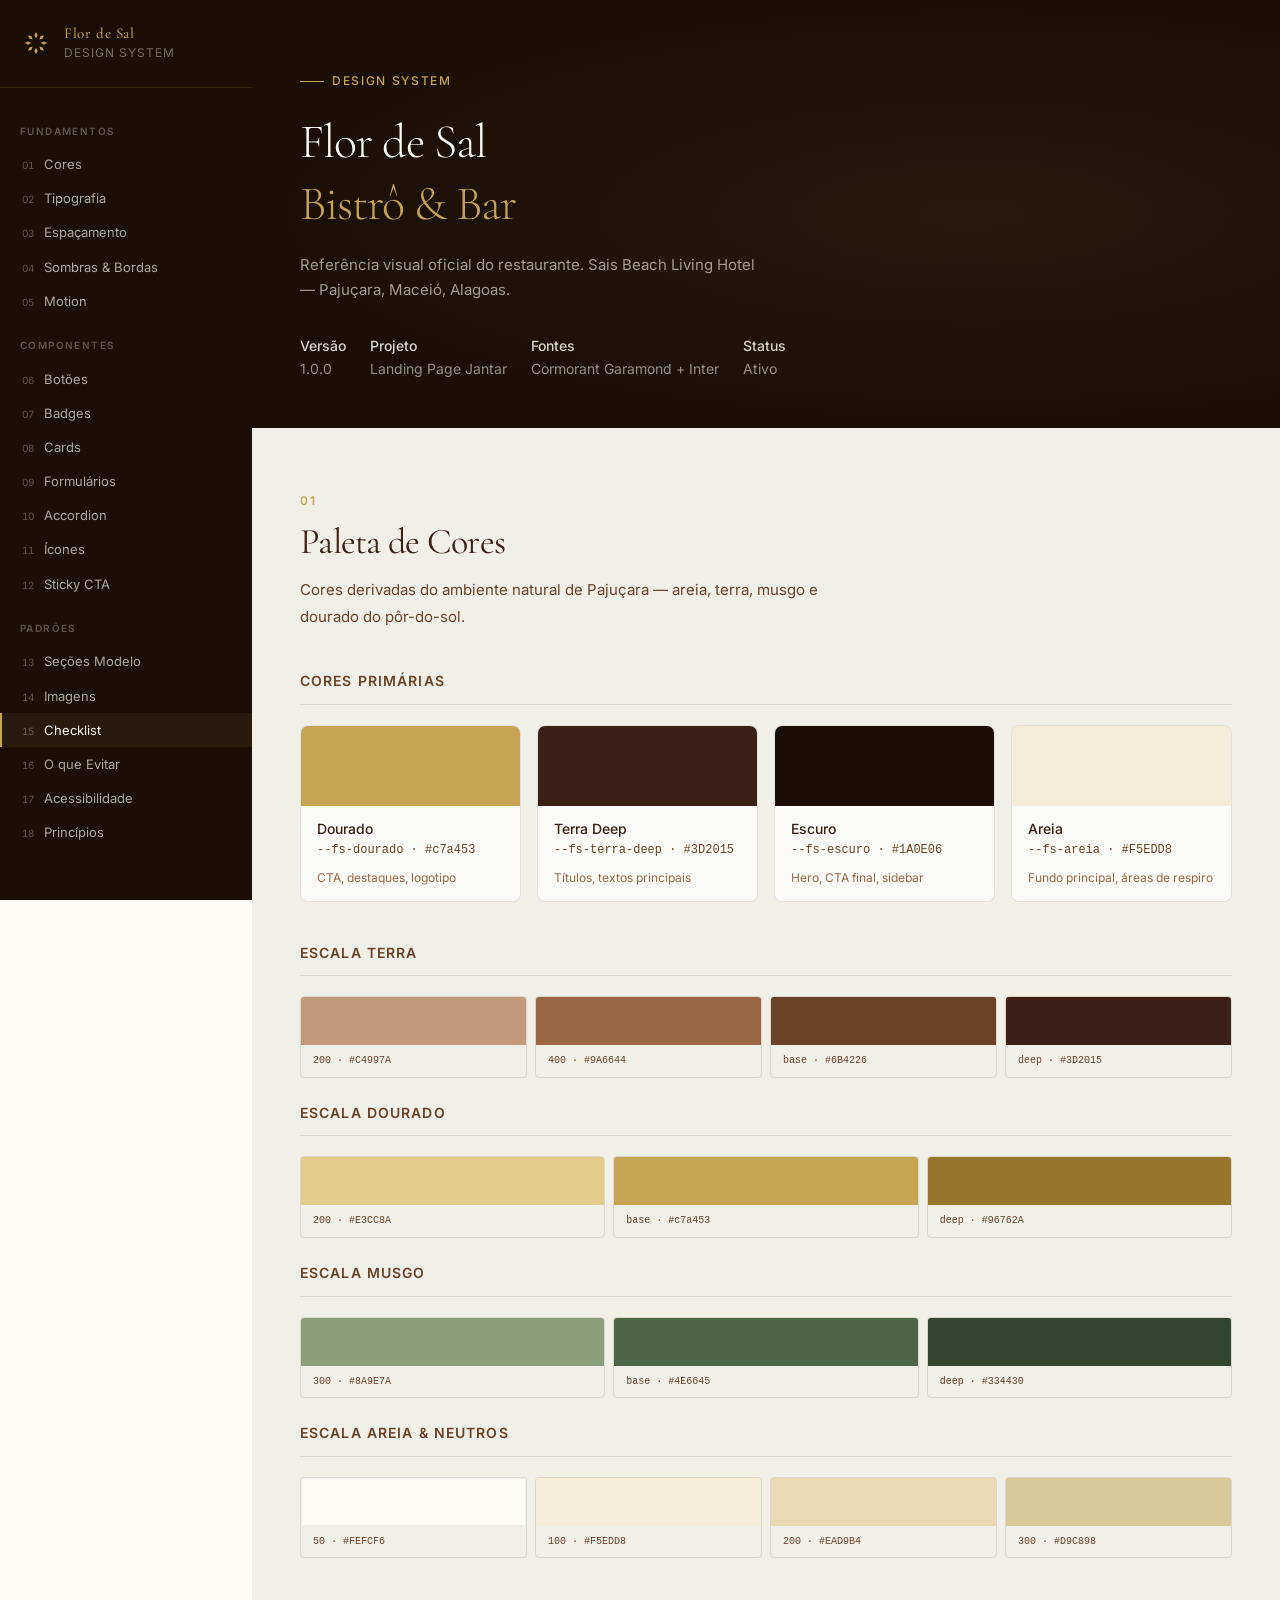
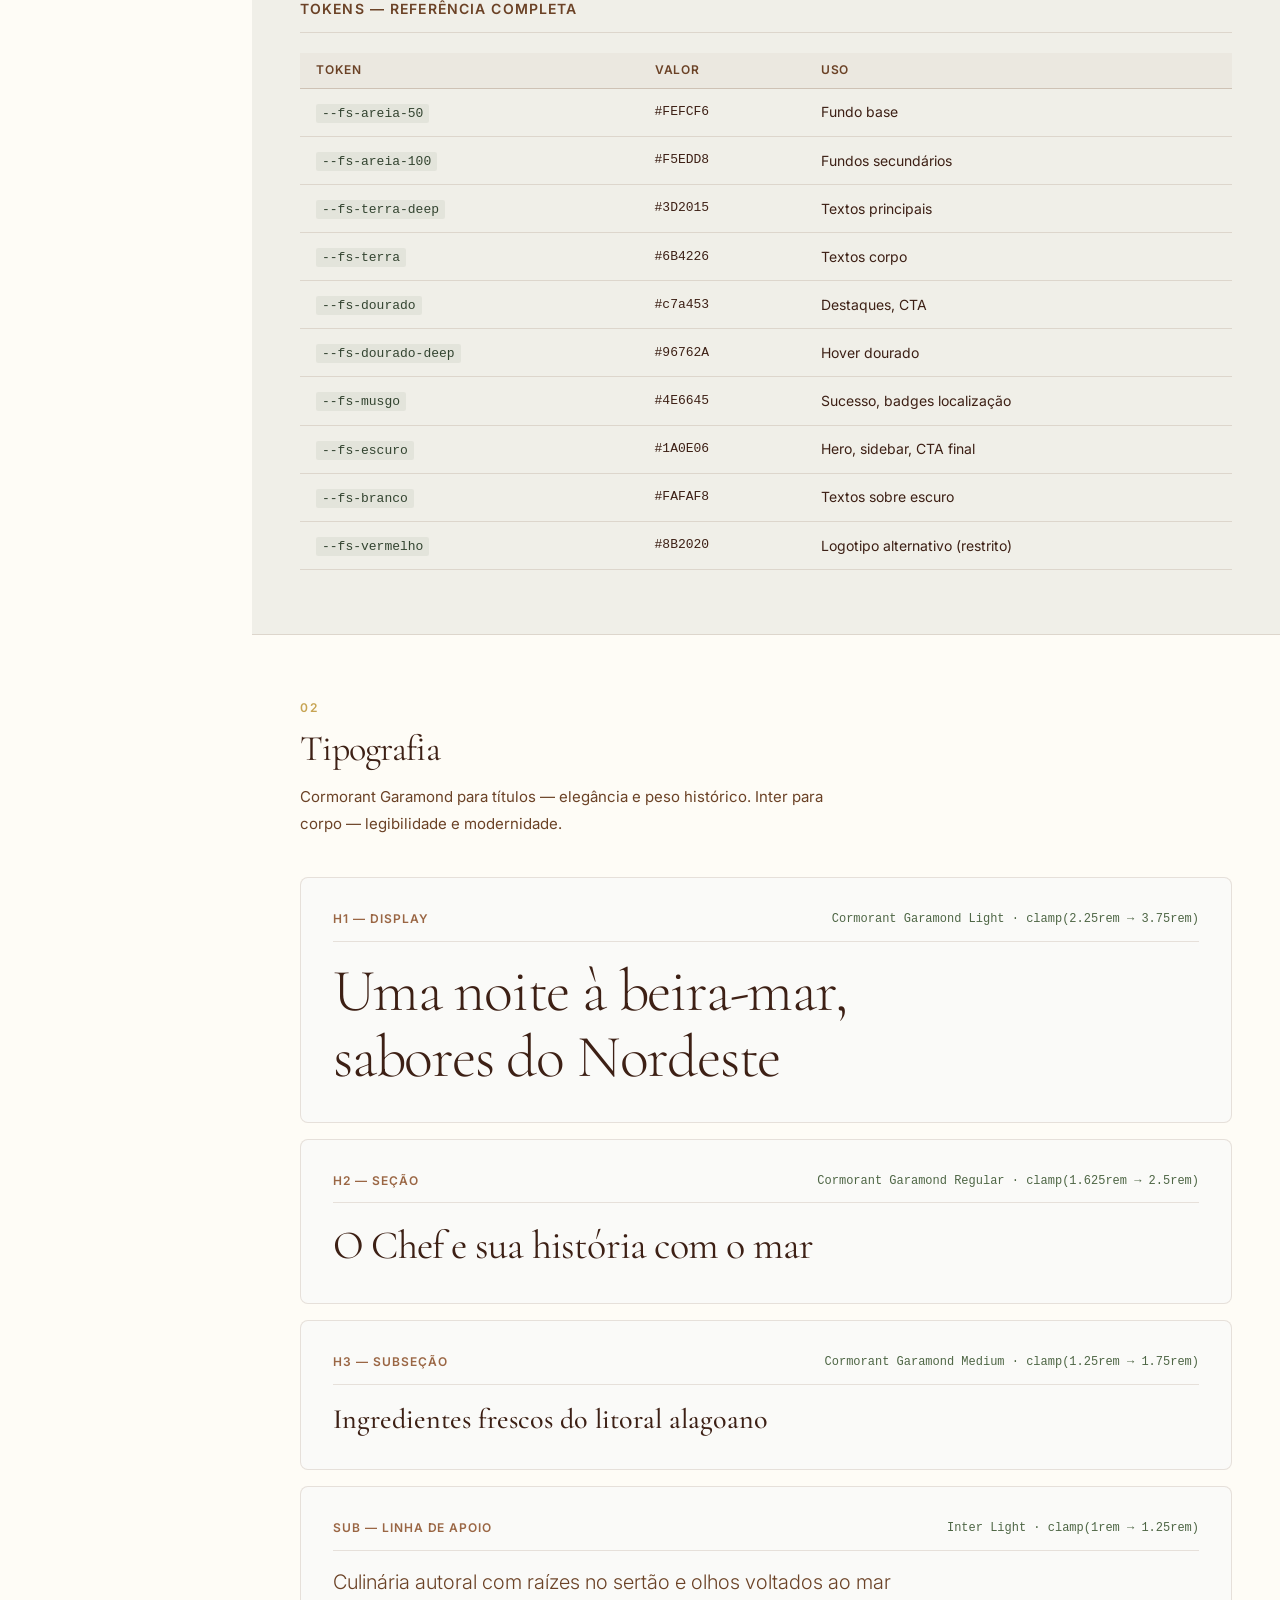
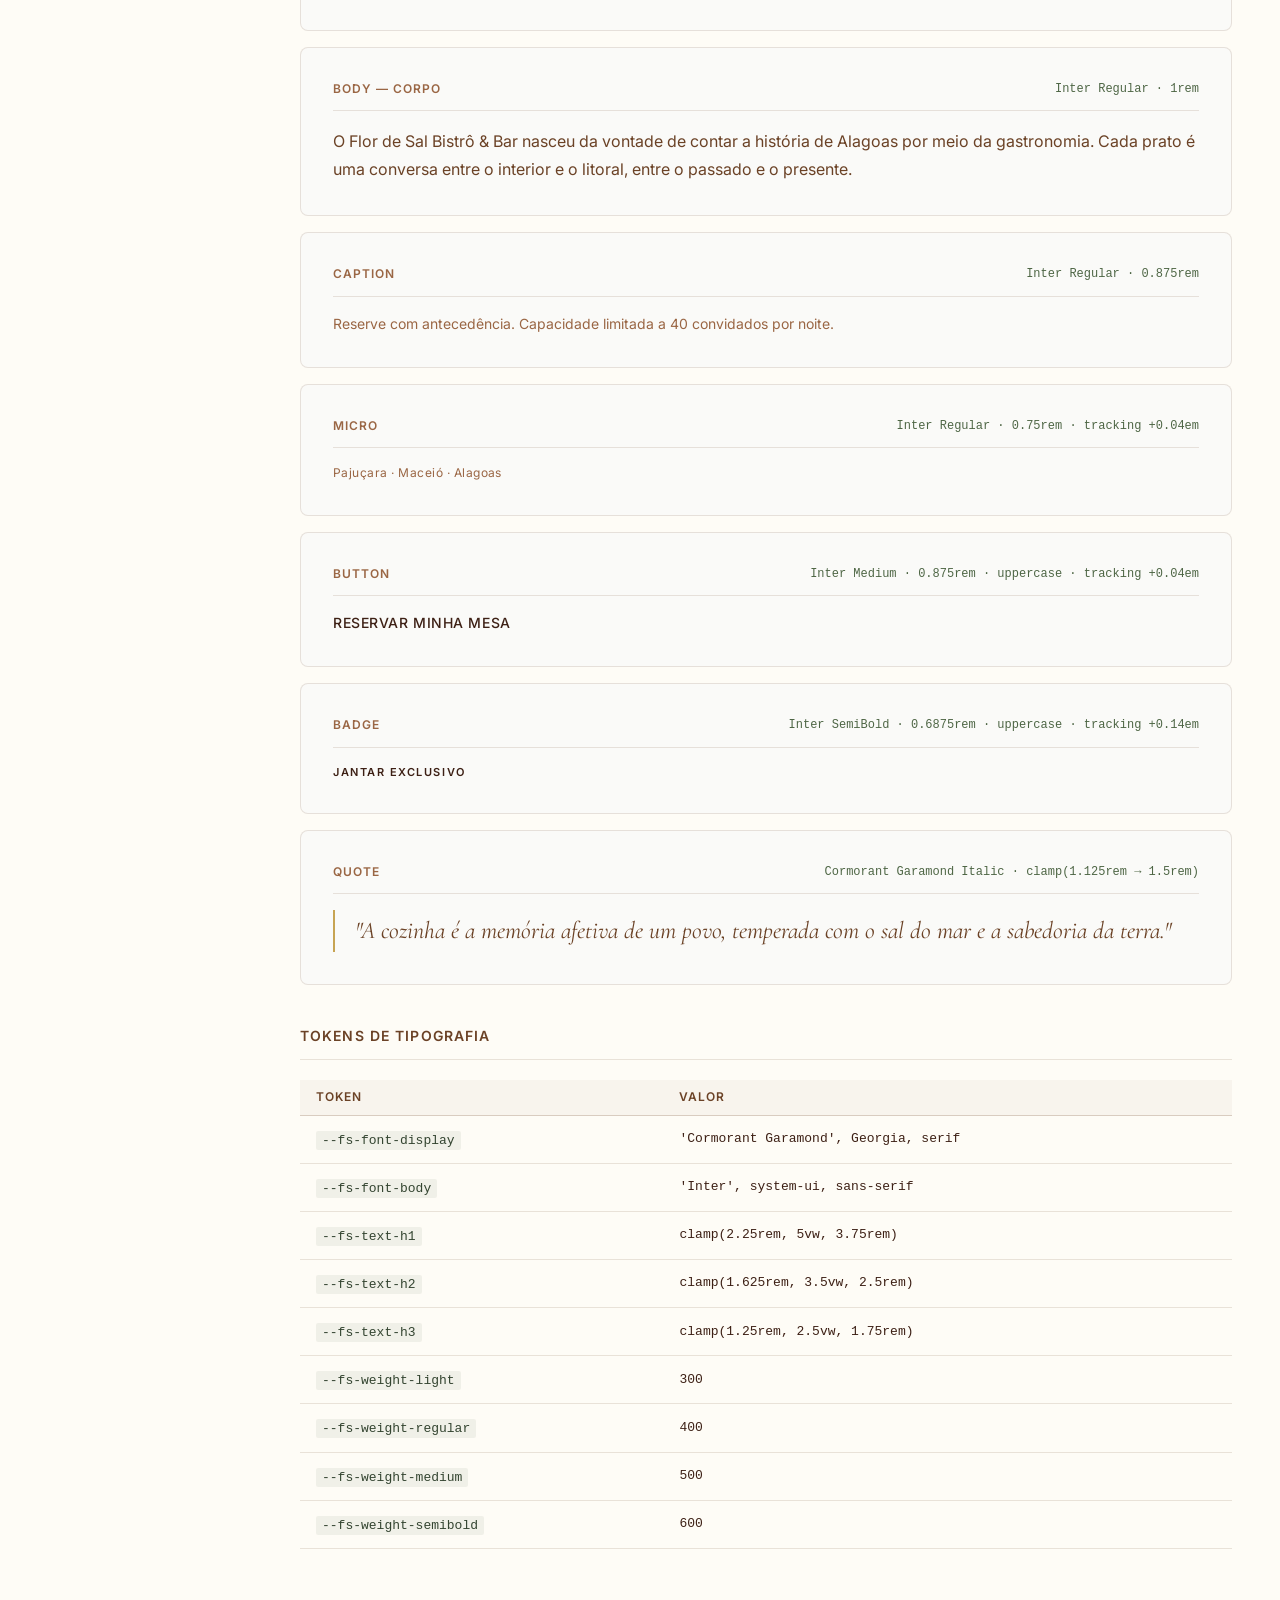
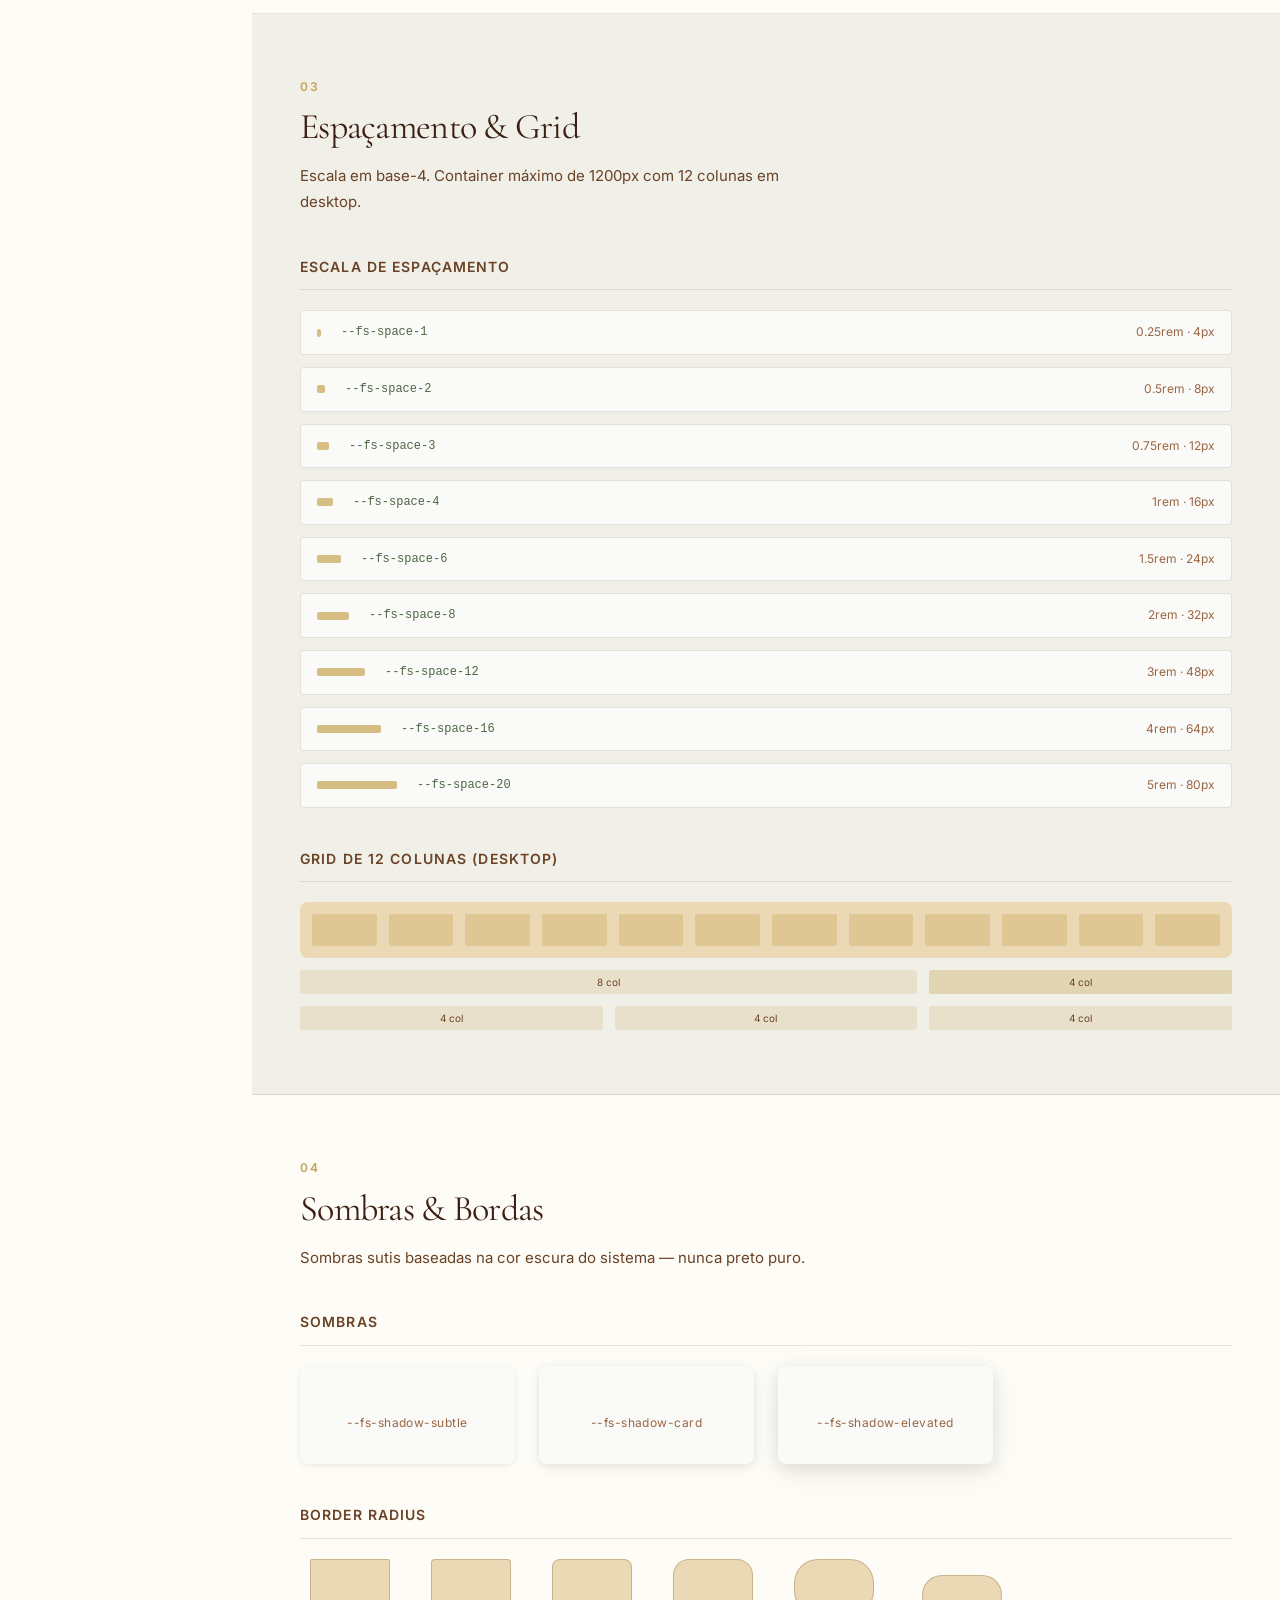
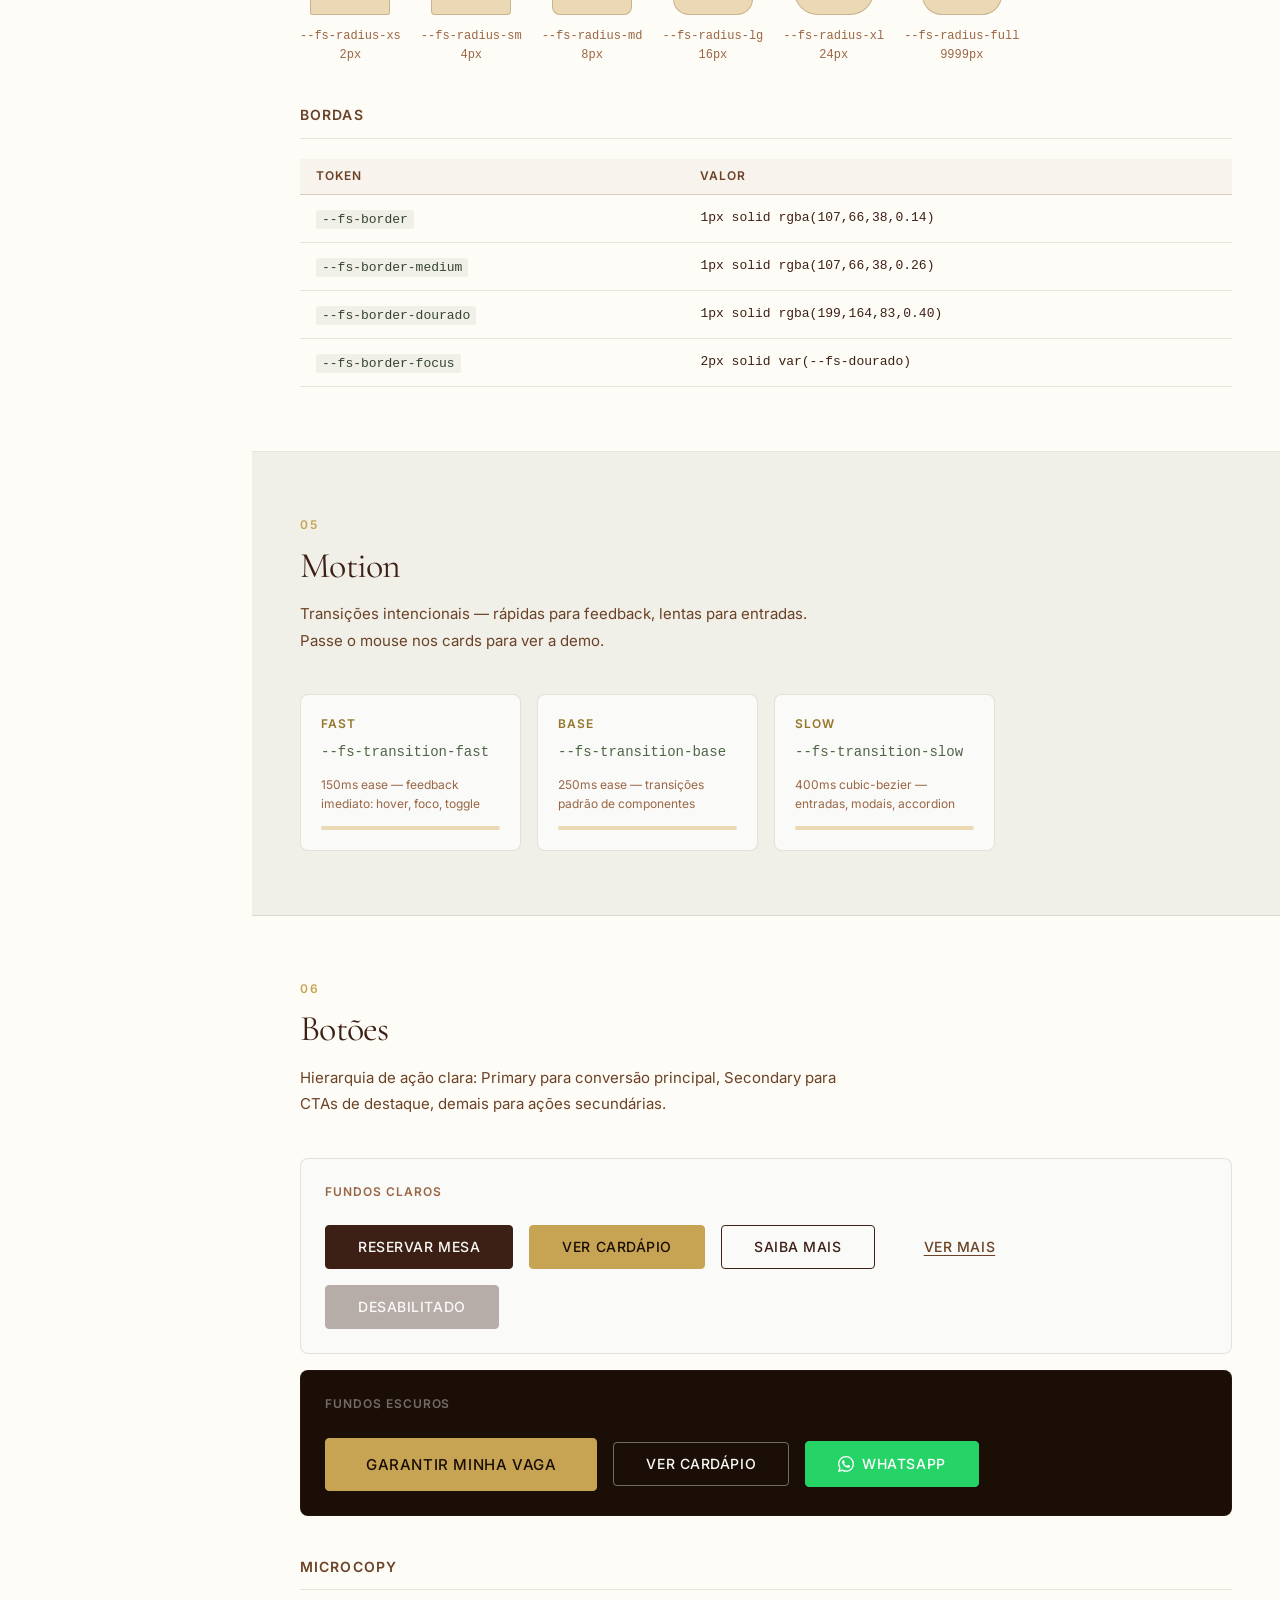
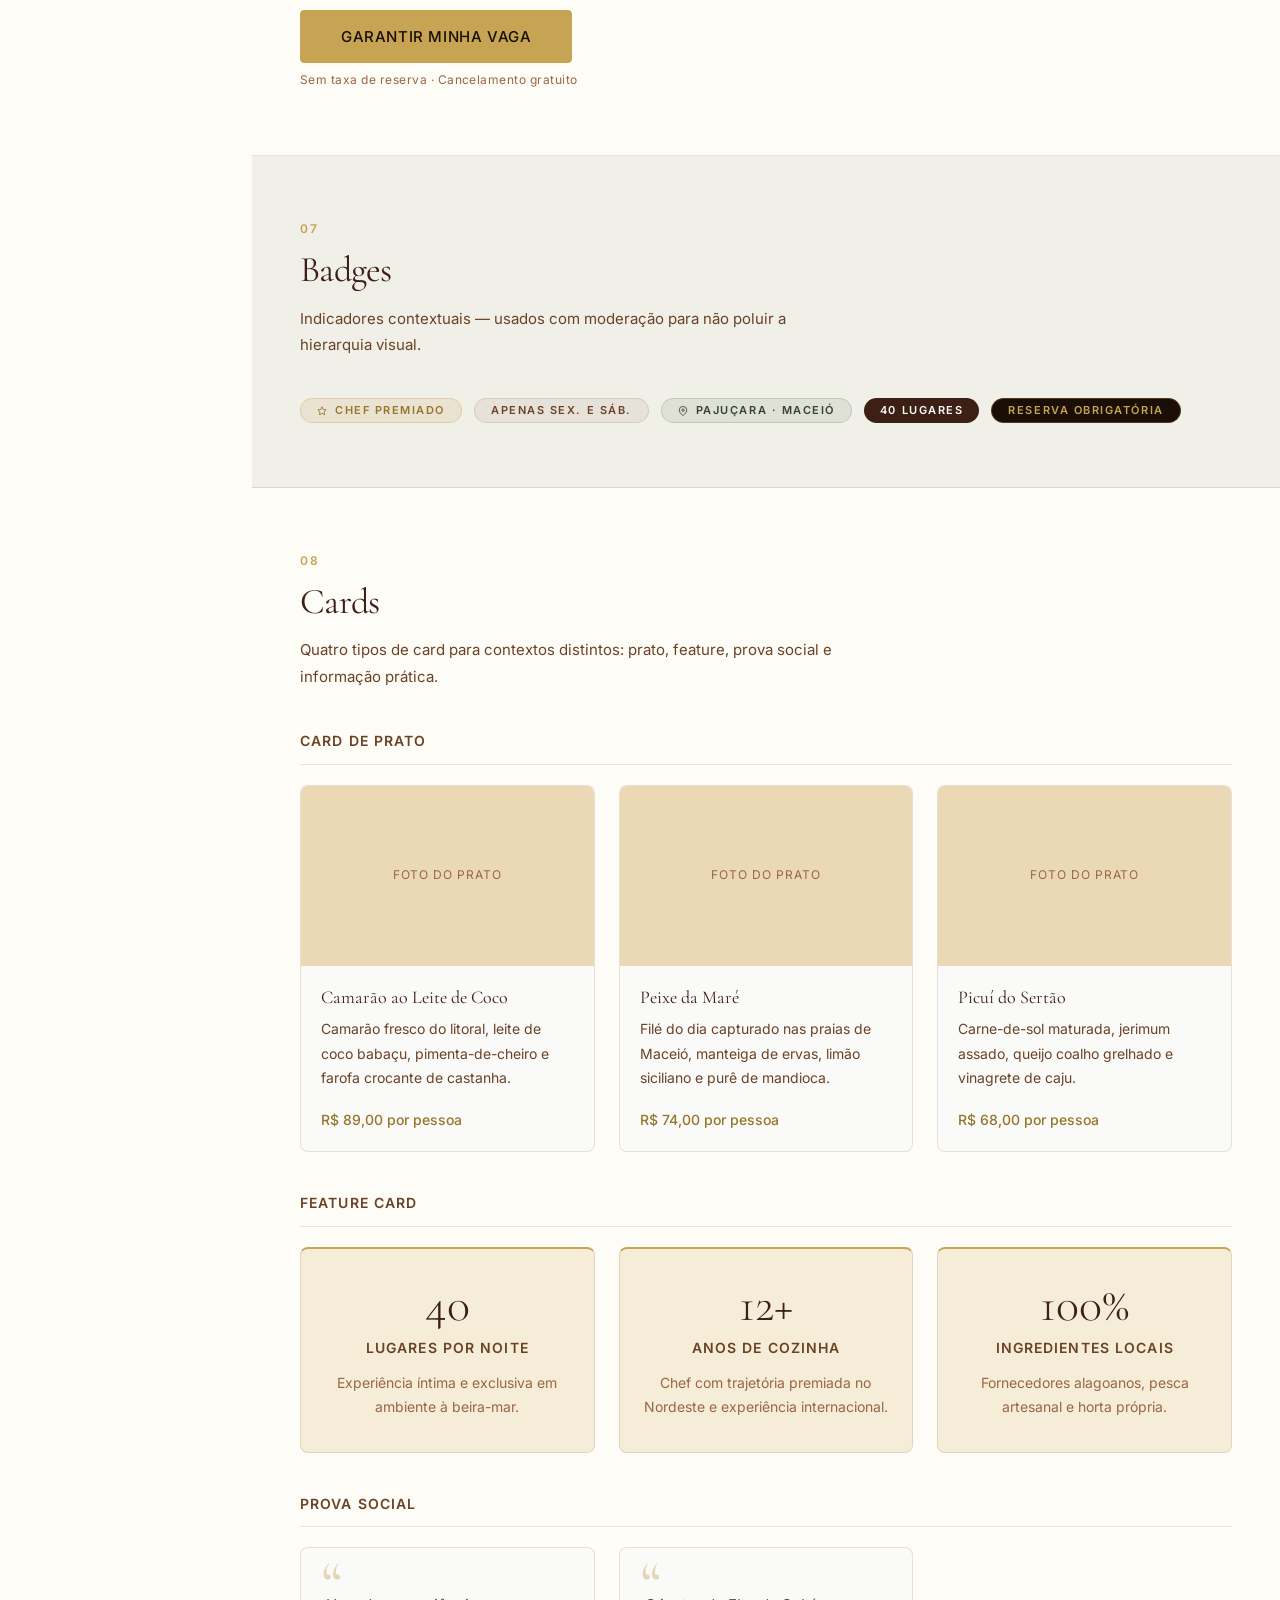
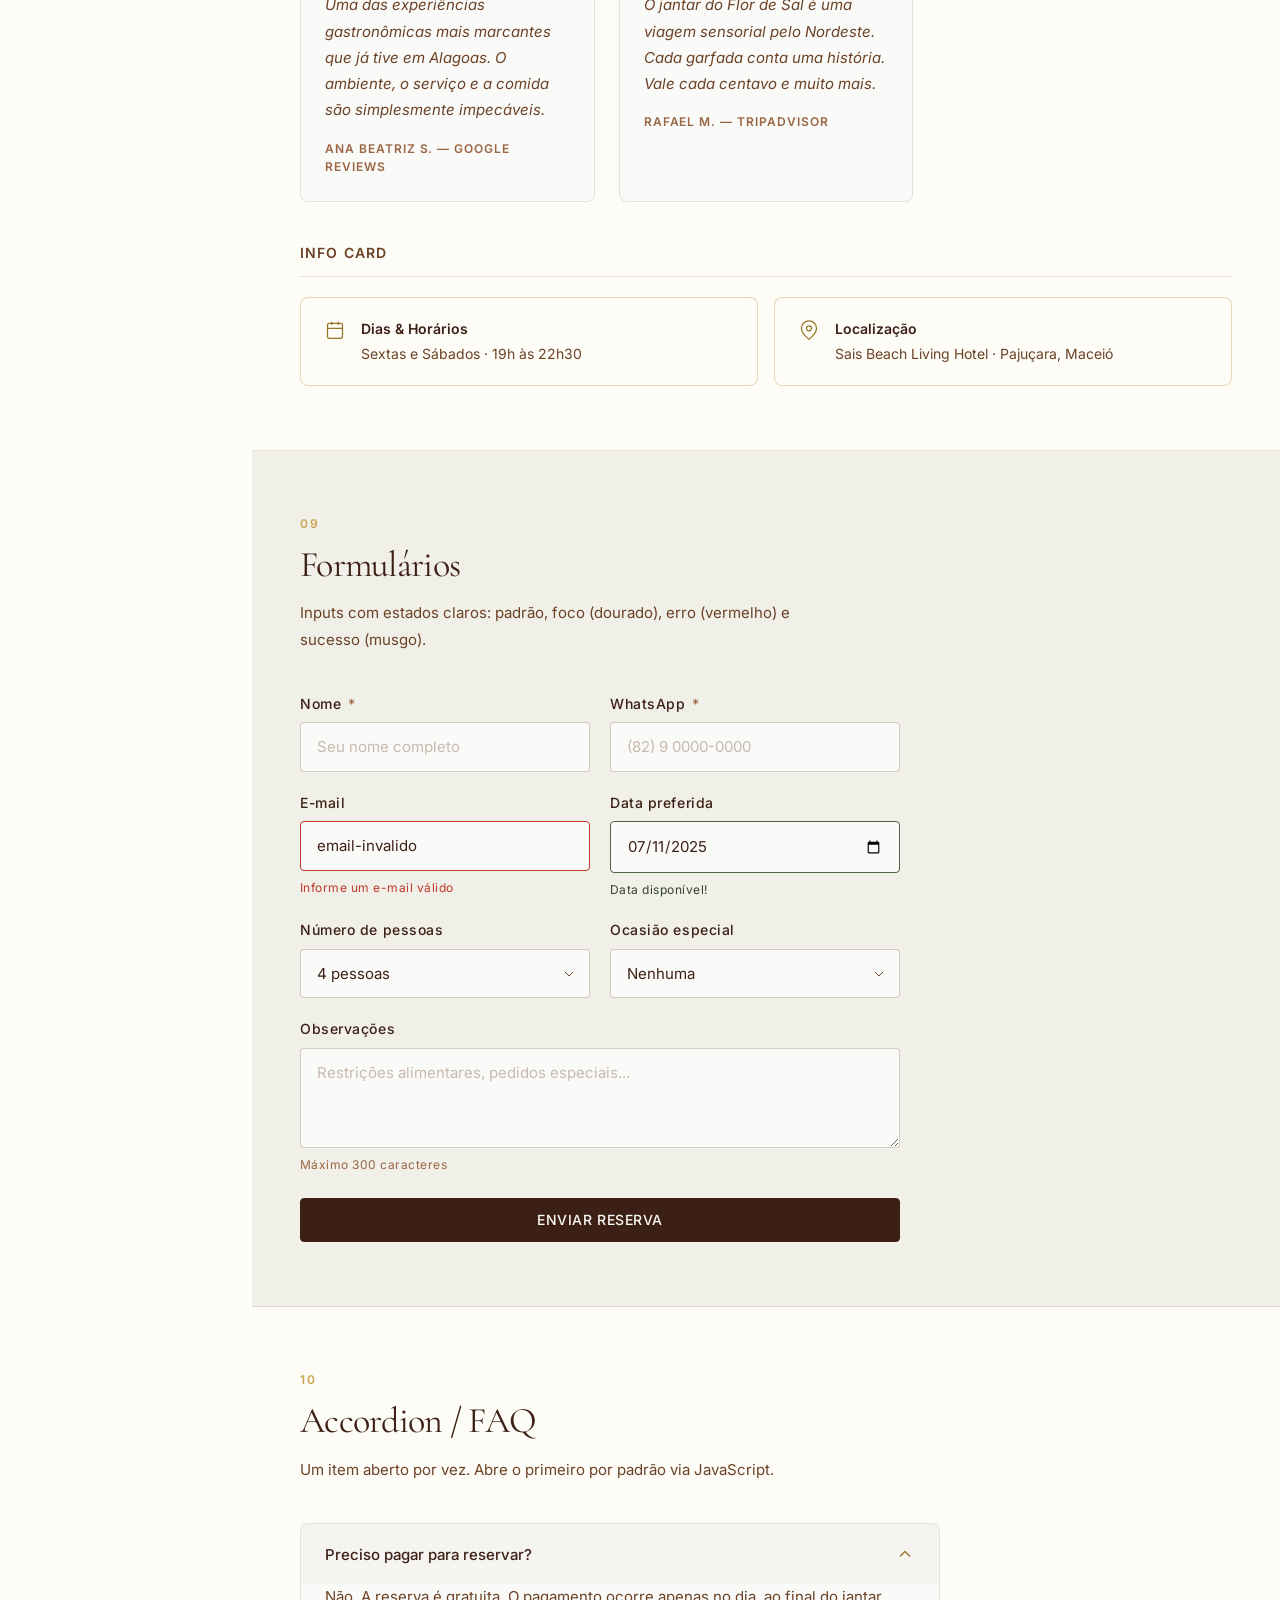
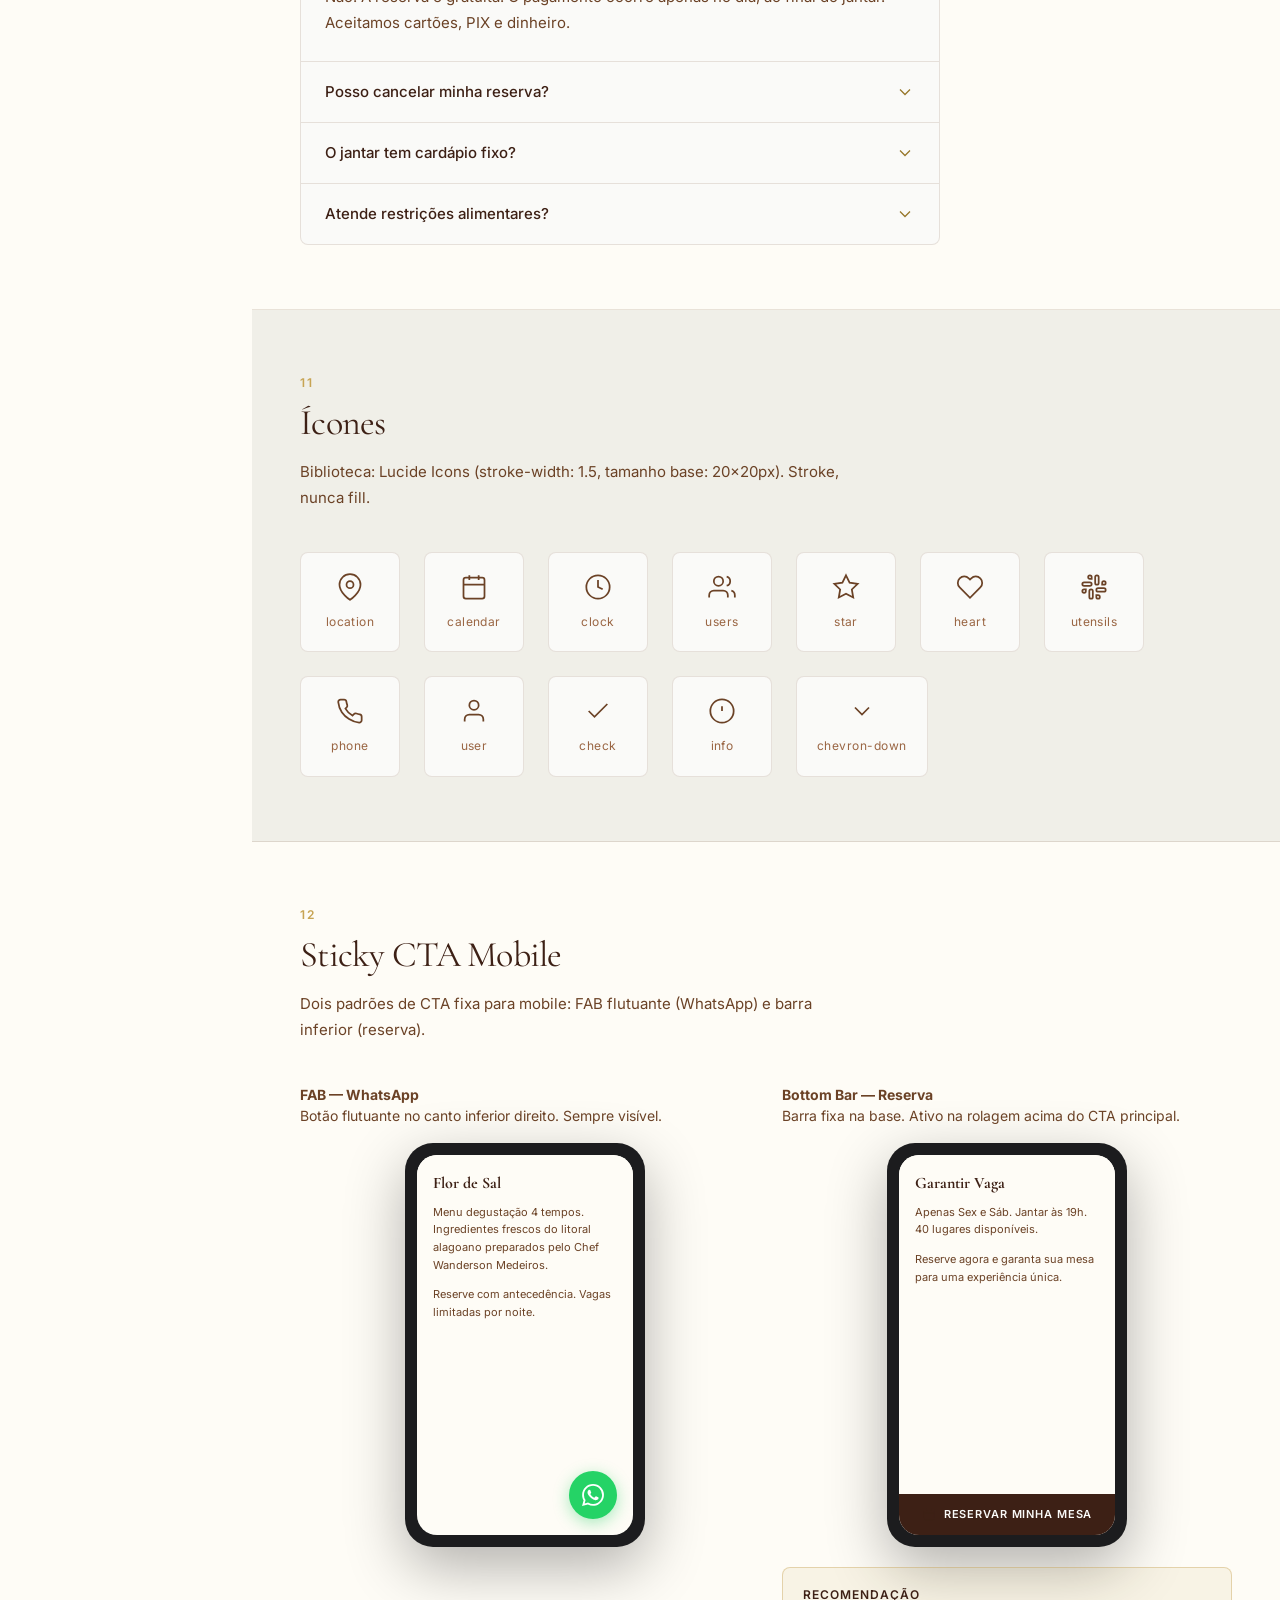
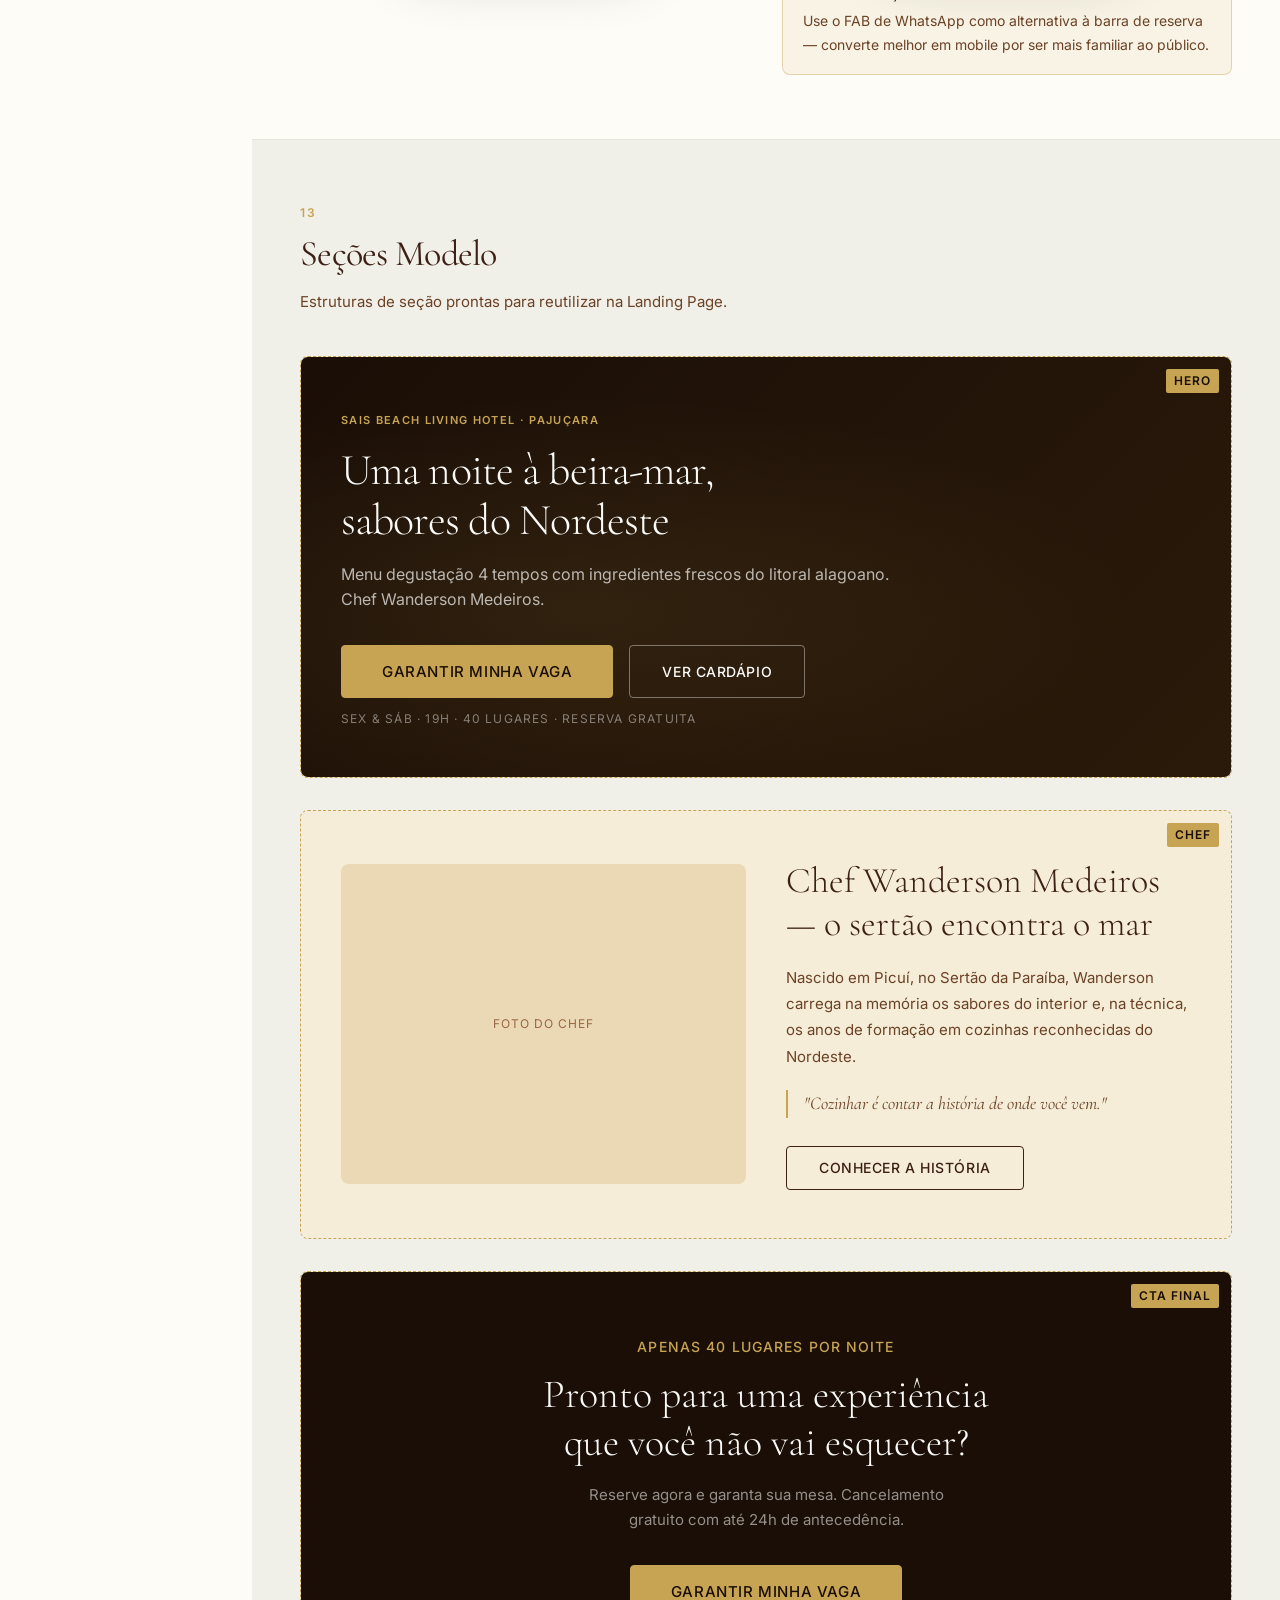
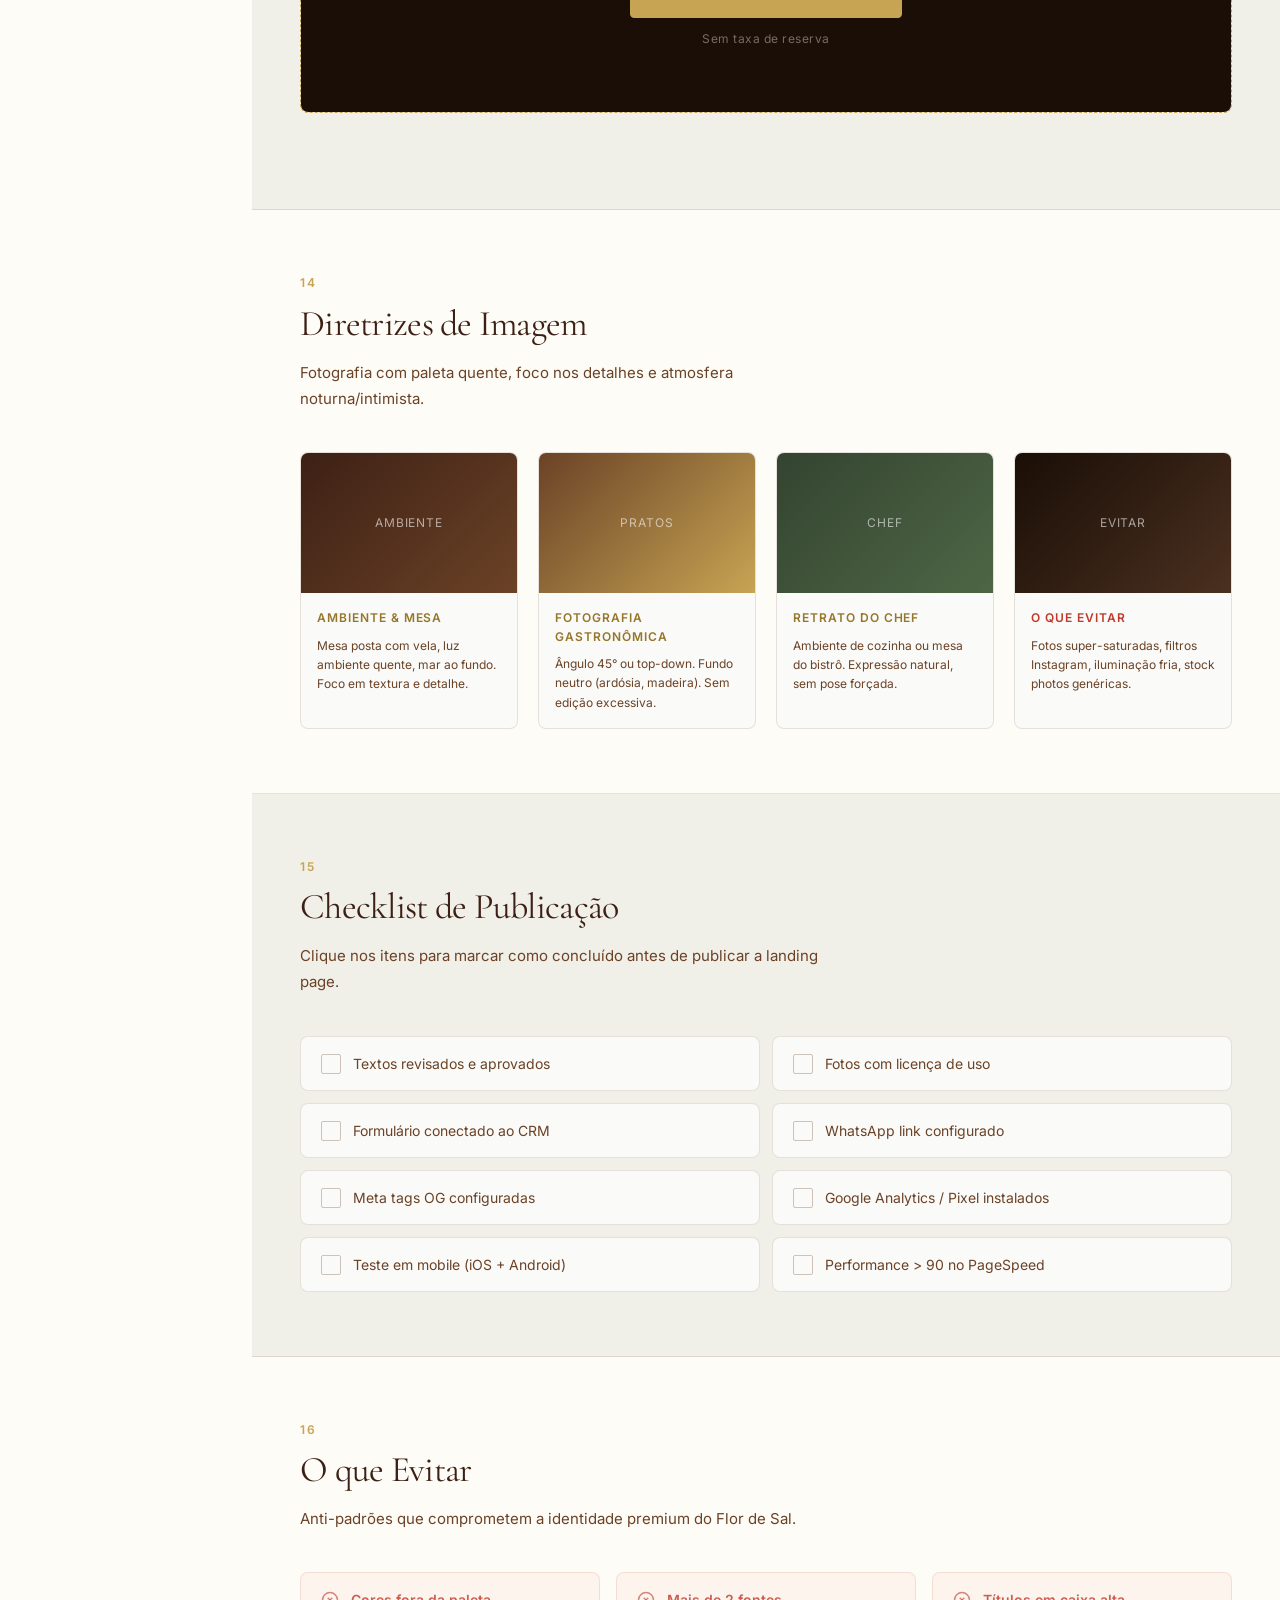
<file: style-guide/index.html>
<!DOCTYPE html>
<html lang="pt-BR">
<head>
  <meta charset="UTF-8" />
  <meta name="viewport" content="width=device-width, initial-scale=1.0" />
  <title>Style Guide — Flor de Sal Bistrô & Bar</title>
  <link rel="preconnect" href="https://fonts.googleapis.com" />
  <link rel="preconnect" href="https://fonts.gstatic.com" crossorigin />
  <link href="https://fonts.googleapis.com/css2?family=Cormorant+Garamond:ital,wght@0,300;0,400;0,500;0,600;1,300;1,400&family=Inter:wght@300;400;500;600&display=swap" rel="stylesheet" />
  <link rel="stylesheet" href="tokens.css" />
  <link rel="stylesheet" href="guide.css" />
</head>
<body>
<div class="sg-layout">

  <!-- SIDEBAR -->
  <aside class="sg-sidebar">
    <div class="sg-sidebar__brand">
      <img class="sg-sidebar__logo"
           src="../Identidade%20Visual/SVG/Logotipo_Icone_Dourado.svg"
           alt="Flor de Sal"
           onerror="this.style.display='none'" />
      <div>
        <div class="sg-sidebar__title">Flor de Sal</div>
        <div class="sg-sidebar__subtitle">Design System</div>
      </div>
    </div>

    <nav class="sg-nav">
      <div class="sg-nav__group-label">Fundamentos</div>
      <a class="sg-nav__item" href="#cores"><span class="num">01</span>Cores</a>
      <a class="sg-nav__item" href="#tipografia"><span class="num">02</span>Tipografia</a>
      <a class="sg-nav__item" href="#espacamento"><span class="num">03</span>Espaçamento</a>
      <a class="sg-nav__item" href="#sombras"><span class="num">04</span>Sombras & Bordas</a>
      <a class="sg-nav__item" href="#motion"><span class="num">05</span>Motion</a>

      <div class="sg-nav__group-label">Componentes</div>
      <a class="sg-nav__item" href="#botoes"><span class="num">06</span>Botões</a>
      <a class="sg-nav__item" href="#badges"><span class="num">07</span>Badges</a>
      <a class="sg-nav__item" href="#cards"><span class="num">08</span>Cards</a>
      <a class="sg-nav__item" href="#formularios"><span class="num">09</span>Formulários</a>
      <a class="sg-nav__item" href="#accordion"><span class="num">10</span>Accordion</a>
      <a class="sg-nav__item" href="#icones"><span class="num">11</span>Ícones</a>
      <a class="sg-nav__item" href="#sticky"><span class="num">12</span>Sticky CTA</a>

      <div class="sg-nav__group-label">Padrões</div>
      <a class="sg-nav__item" href="#secoes"><span class="num">13</span>Seções Modelo</a>
      <a class="sg-nav__item" href="#imagens"><span class="num">14</span>Imagens</a>
      <a class="sg-nav__item" href="#checklist"><span class="num">15</span>Checklist</a>
      <a class="sg-nav__item" href="#evitar"><span class="num">16</span>O que Evitar</a>
      <a class="sg-nav__item" href="#acessibilidade"><span class="num">17</span>Acessibilidade</a>
      <a class="sg-nav__item" href="#principios"><span class="num">18</span>Princípios</a>
    </nav>
  </aside>

  <!-- MOBILE TOGGLE -->
  <button class="sg-mobile-toggle" aria-label="Abrir menu">
    <svg width="20" height="20" viewBox="0 0 24 24" fill="none" stroke="currentColor" stroke-width="1.5">
      <path d="M3 12h18M3 6h18M3 18h18"/>
    </svg>
  </button>

  <!-- MAIN -->
  <main class="sg-main">

    <!-- HEADER -->
    <header class="sg-header">
      <div class="sg-header__badge">Design System</div>
      <h1>Flor de Sal<br><em>Bistrô & Bar</em></h1>
      <p style="color:rgba(250,250,248,.6);font-size:var(--fs-text-body-sm);line-height:1.7;max-width:52ch;margin-top:var(--fs-space-4)">
        Referência visual oficial do restaurante. Sais Beach Living Hotel — Pajuçara, Maceió, Alagoas.
      </p>
      <div class="sg-header__meta">
        <div class="sg-header__meta-item"><strong>Versão</strong>1.0.0</div>
        <div class="sg-header__meta-item"><strong>Projeto</strong>Landing Page Jantar</div>
        <div class="sg-header__meta-item"><strong>Fontes</strong>Cormorant Garamond + Inter</div>
        <div class="sg-header__meta-item"><strong>Status</strong>Ativo</div>
      </div>
    </header>

    <!-- ══ 01 CORES ══════════════════════════════════ -->
    <section class="sg-section" id="cores">
      <div class="sg-section__header">
        <span class="sg-section__num">01</span>
        <h2 class="sg-section__title">Paleta de Cores</h2>
        <p class="sg-section__desc">Cores derivadas do ambiente natural de Pajuçara — areia, terra, musgo e dourado do pôr-do-sol.</p>
      </div>

      <div class="sg-subsection">
        <h3 class="sg-subsection__title">Cores primárias</h3>
        <div class="sg-color-grid">
          <div class="sg-color-card">
            <div class="sg-color-swatch" style="background:#c7a453"></div>
            <div class="sg-color-info">
              <span class="sg-color-name">Dourado</span>
              <span class="sg-color-hex">--fs-dourado · #c7a453</span>
              <span class="sg-color-role">CTA, destaques, logotipo</span>
            </div>
          </div>
          <div class="sg-color-card">
            <div class="sg-color-swatch" style="background:#3D2015"></div>
            <div class="sg-color-info">
              <span class="sg-color-name">Terra Deep</span>
              <span class="sg-color-hex">--fs-terra-deep · #3D2015</span>
              <span class="sg-color-role">Títulos, textos principais</span>
            </div>
          </div>
          <div class="sg-color-card">
            <div class="sg-color-swatch" style="background:#1A0E06"></div>
            <div class="sg-color-info">
              <span class="sg-color-name">Escuro</span>
              <span class="sg-color-hex">--fs-escuro · #1A0E06</span>
              <span class="sg-color-role">Hero, CTA final, sidebar</span>
            </div>
          </div>
          <div class="sg-color-card">
            <div class="sg-color-swatch" style="background:#F5EDD8"></div>
            <div class="sg-color-info">
              <span class="sg-color-name">Areia</span>
              <span class="sg-color-hex">--fs-areia · #F5EDD8</span>
              <span class="sg-color-role">Fundo principal, áreas de respiro</span>
            </div>
          </div>
        </div>
      </div>

      <div class="sg-subsection">
        <h3 class="sg-subsection__title">Escala Terra</h3>
        <div class="sg-color-row">
          <div class="sg-color-chip">
            <div class="sg-color-chip__swatch" style="background:#C4997A"></div>
            <div class="sg-color-chip__label">200 · #C4997A</div>
          </div>
          <div class="sg-color-chip">
            <div class="sg-color-chip__swatch" style="background:#9A6644"></div>
            <div class="sg-color-chip__label">400 · #9A6644</div>
          </div>
          <div class="sg-color-chip">
            <div class="sg-color-chip__swatch" style="background:#6B4226"></div>
            <div class="sg-color-chip__label">base · #6B4226</div>
          </div>
          <div class="sg-color-chip">
            <div class="sg-color-chip__swatch" style="background:#3D2015"></div>
            <div class="sg-color-chip__label">deep · #3D2015</div>
          </div>
        </div>

        <h3 class="sg-subsection__title">Escala Dourado</h3>
        <div class="sg-color-row">
          <div class="sg-color-chip">
            <div class="sg-color-chip__swatch" style="background:#E3CC8A"></div>
            <div class="sg-color-chip__label">200 · #E3CC8A</div>
          </div>
          <div class="sg-color-chip">
            <div class="sg-color-chip__swatch" style="background:#c7a453"></div>
            <div class="sg-color-chip__label">base · #c7a453</div>
          </div>
          <div class="sg-color-chip">
            <div class="sg-color-chip__swatch" style="background:#96762A"></div>
            <div class="sg-color-chip__label">deep · #96762A</div>
          </div>
        </div>

        <h3 class="sg-subsection__title">Escala Musgo</h3>
        <div class="sg-color-row">
          <div class="sg-color-chip">
            <div class="sg-color-chip__swatch" style="background:#8A9E7A"></div>
            <div class="sg-color-chip__label">300 · #8A9E7A</div>
          </div>
          <div class="sg-color-chip">
            <div class="sg-color-chip__swatch" style="background:#4E6645"></div>
            <div class="sg-color-chip__label">base · #4E6645</div>
          </div>
          <div class="sg-color-chip">
            <div class="sg-color-chip__swatch" style="background:#334430"></div>
            <div class="sg-color-chip__label">deep · #334430</div>
          </div>
        </div>

        <h3 class="sg-subsection__title">Escala Areia & Neutros</h3>
        <div class="sg-color-row">
          <div class="sg-color-chip">
            <div class="sg-color-chip__swatch" style="background:#FEFCF6;border:1px solid #eee"></div>
            <div class="sg-color-chip__label">50 · #FEFCF6</div>
          </div>
          <div class="sg-color-chip">
            <div class="sg-color-chip__swatch" style="background:#F5EDD8"></div>
            <div class="sg-color-chip__label">100 · #F5EDD8</div>
          </div>
          <div class="sg-color-chip">
            <div class="sg-color-chip__swatch" style="background:#EAD9B4"></div>
            <div class="sg-color-chip__label">200 · #EAD9B4</div>
          </div>
          <div class="sg-color-chip">
            <div class="sg-color-chip__swatch" style="background:#D9C898"></div>
            <div class="sg-color-chip__label">300 · #D9C898</div>
          </div>
        </div>
      </div>

      <div class="sg-subsection">
        <h3 class="sg-subsection__title">Tokens — referência completa</h3>
        <table class="sg-token-table">
          <thead>
            <tr><th>Token</th><th>Valor</th><th>Uso</th></tr>
          </thead>
          <tbody>
            <tr><td><span class="sg-token-name">--fs-areia-50</span></td><td class="sg-token-value">#FEFCF6</td><td>Fundo base</td></tr>
            <tr><td><span class="sg-token-name">--fs-areia-100</span></td><td class="sg-token-value">#F5EDD8</td><td>Fundos secundários</td></tr>
            <tr><td><span class="sg-token-name">--fs-terra-deep</span></td><td class="sg-token-value">#3D2015</td><td>Textos principais</td></tr>
            <tr><td><span class="sg-token-name">--fs-terra</span></td><td class="sg-token-value">#6B4226</td><td>Textos corpo</td></tr>
            <tr><td><span class="sg-token-name">--fs-dourado</span></td><td class="sg-token-value">#c7a453</td><td>Destaques, CTA</td></tr>
            <tr><td><span class="sg-token-name">--fs-dourado-deep</span></td><td class="sg-token-value">#96762A</td><td>Hover dourado</td></tr>
            <tr><td><span class="sg-token-name">--fs-musgo</span></td><td class="sg-token-value">#4E6645</td><td>Sucesso, badges localização</td></tr>
            <tr><td><span class="sg-token-name">--fs-escuro</span></td><td class="sg-token-value">#1A0E06</td><td>Hero, sidebar, CTA final</td></tr>
            <tr><td><span class="sg-token-name">--fs-branco</span></td><td class="sg-token-value">#FAFAF8</td><td>Textos sobre escuro</td></tr>
            <tr><td><span class="sg-token-name">--fs-vermelho</span></td><td class="sg-token-value">#8B2020</td><td>Logotipo alternativo (restrito)</td></tr>
          </tbody>
        </table>
      </div>
    </section>

    <!-- ══ 02 TIPOGRAFIA ═════════════════════════════ -->
    <section class="sg-section" id="tipografia">
      <div class="sg-section__header">
        <span class="sg-section__num">02</span>
        <h2 class="sg-section__title">Tipografia</h2>
        <p class="sg-section__desc">Cormorant Garamond para títulos — elegância e peso histórico. Inter para corpo — legibilidade e modernidade.</p>
      </div>

      <div class="sg-type-sample">
        <div class="sg-type-sample__label">H1 — Display <span>Cormorant Garamond Light · clamp(2.25rem → 3.75rem)</span></div>
        <p class="sg-type-h1">Uma noite à beira-mar,<br>sabores do Nordeste</p>
      </div>

      <div class="sg-type-sample">
        <div class="sg-type-sample__label">H2 — Seção <span>Cormorant Garamond Regular · clamp(1.625rem → 2.5rem)</span></div>
        <p class="sg-type-h2">O Chef e sua história com o mar</p>
      </div>

      <div class="sg-type-sample">
        <div class="sg-type-sample__label">H3 — Subseção <span>Cormorant Garamond Medium · clamp(1.25rem → 1.75rem)</span></div>
        <p class="sg-type-h3">Ingredientes frescos do litoral alagoano</p>
      </div>

      <div class="sg-type-sample">
        <div class="sg-type-sample__label">Sub — Linha de apoio <span>Inter Light · clamp(1rem → 1.25rem)</span></div>
        <p class="sg-type-sub">Culinária autoral com raízes no sertão e olhos voltados ao mar</p>
      </div>

      <div class="sg-type-sample">
        <div class="sg-type-sample__label">Body — Corpo <span>Inter Regular · 1rem</span></div>
        <p class="sg-type-body">O Flor de Sal Bistrô & Bar nasceu da vontade de contar a história de Alagoas por meio da gastronomia. Cada prato é uma conversa entre o interior e o litoral, entre o passado e o presente.</p>
      </div>

      <div class="sg-type-sample">
        <div class="sg-type-sample__label">Caption <span>Inter Regular · 0.875rem</span></div>
        <p class="sg-type-caption">Reserve com antecedência. Capacidade limitada a 40 convidados por noite.</p>
      </div>

      <div class="sg-type-sample">
        <div class="sg-type-sample__label">Micro <span>Inter Regular · 0.75rem · tracking +0.04em</span></div>
        <p class="sg-type-micro">Pajuçara · Maceió · Alagoas</p>
      </div>

      <div class="sg-type-sample">
        <div class="sg-type-sample__label">Button <span>Inter Medium · 0.875rem · uppercase · tracking +0.04em</span></div>
        <p class="sg-type-button">Reservar minha mesa</p>
      </div>

      <div class="sg-type-sample">
        <div class="sg-type-sample__label">Badge <span>Inter SemiBold · 0.6875rem · uppercase · tracking +0.14em</span></div>
        <p class="sg-type-badge">Jantar Exclusivo</p>
      </div>

      <div class="sg-type-sample">
        <div class="sg-type-sample__label">Quote <span>Cormorant Garamond Italic · clamp(1.125rem → 1.5rem)</span></div>
        <blockquote class="sg-type-quote">"A cozinha é a memória afetiva de um povo, temperada com o sal do mar e a sabedoria da terra."</blockquote>
      </div>

      <div class="sg-subsection">
        <h3 class="sg-subsection__title">Tokens de tipografia</h3>
        <table class="sg-token-table">
          <thead><tr><th>Token</th><th>Valor</th></tr></thead>
          <tbody>
            <tr><td><span class="sg-token-name">--fs-font-display</span></td><td class="sg-token-value">'Cormorant Garamond', Georgia, serif</td></tr>
            <tr><td><span class="sg-token-name">--fs-font-body</span></td><td class="sg-token-value">'Inter', system-ui, sans-serif</td></tr>
            <tr><td><span class="sg-token-name">--fs-text-h1</span></td><td class="sg-token-value">clamp(2.25rem, 5vw, 3.75rem)</td></tr>
            <tr><td><span class="sg-token-name">--fs-text-h2</span></td><td class="sg-token-value">clamp(1.625rem, 3.5vw, 2.5rem)</td></tr>
            <tr><td><span class="sg-token-name">--fs-text-h3</span></td><td class="sg-token-value">clamp(1.25rem, 2.5vw, 1.75rem)</td></tr>
            <tr><td><span class="sg-token-name">--fs-weight-light</span></td><td class="sg-token-value">300</td></tr>
            <tr><td><span class="sg-token-name">--fs-weight-regular</span></td><td class="sg-token-value">400</td></tr>
            <tr><td><span class="sg-token-name">--fs-weight-medium</span></td><td class="sg-token-value">500</td></tr>
            <tr><td><span class="sg-token-name">--fs-weight-semibold</span></td><td class="sg-token-value">600</td></tr>
          </tbody>
        </table>
      </div>
    </section>

    <!-- ══ 03 ESPAÇAMENTO ════════════════════════════ -->
    <section class="sg-section" id="espacamento">
      <div class="sg-section__header">
        <span class="sg-section__num">03</span>
        <h2 class="sg-section__title">Espaçamento & Grid</h2>
        <p class="sg-section__desc">Escala em base-4. Container máximo de 1200px com 12 colunas em desktop.</p>
      </div>

      <div class="sg-subsection">
        <h3 class="sg-subsection__title">Escala de espaçamento</h3>
        <div class="sg-spacing-row"><div class="sg-spacing-bar" style="width:4px"></div><span class="sg-spacing-label">--fs-space-1</span><span class="sg-spacing-value">0.25rem · 4px</span></div>
        <div class="sg-spacing-row"><div class="sg-spacing-bar" style="width:8px"></div><span class="sg-spacing-label">--fs-space-2</span><span class="sg-spacing-value">0.5rem · 8px</span></div>
        <div class="sg-spacing-row"><div class="sg-spacing-bar" style="width:12px"></div><span class="sg-spacing-label">--fs-space-3</span><span class="sg-spacing-value">0.75rem · 12px</span></div>
        <div class="sg-spacing-row"><div class="sg-spacing-bar" style="width:16px"></div><span class="sg-spacing-label">--fs-space-4</span><span class="sg-spacing-value">1rem · 16px</span></div>
        <div class="sg-spacing-row"><div class="sg-spacing-bar" style="width:24px"></div><span class="sg-spacing-label">--fs-space-6</span><span class="sg-spacing-value">1.5rem · 24px</span></div>
        <div class="sg-spacing-row"><div class="sg-spacing-bar" style="width:32px"></div><span class="sg-spacing-label">--fs-space-8</span><span class="sg-spacing-value">2rem · 32px</span></div>
        <div class="sg-spacing-row"><div class="sg-spacing-bar" style="width:48px"></div><span class="sg-spacing-label">--fs-space-12</span><span class="sg-spacing-value">3rem · 48px</span></div>
        <div class="sg-spacing-row"><div class="sg-spacing-bar" style="width:64px"></div><span class="sg-spacing-label">--fs-space-16</span><span class="sg-spacing-value">4rem · 64px</span></div>
        <div class="sg-spacing-row"><div class="sg-spacing-bar" style="width:80px"></div><span class="sg-spacing-label">--fs-space-20</span><span class="sg-spacing-value">5rem · 80px</span></div>
      </div>

      <div class="sg-subsection">
        <h3 class="sg-subsection__title">Grid de 12 colunas (desktop)</h3>
        <div class="sg-grid-demo">
          <div class="sg-grid-col"></div><div class="sg-grid-col"></div><div class="sg-grid-col"></div>
          <div class="sg-grid-col"></div><div class="sg-grid-col"></div><div class="sg-grid-col"></div>
          <div class="sg-grid-col"></div><div class="sg-grid-col"></div><div class="sg-grid-col"></div>
          <div class="sg-grid-col"></div><div class="sg-grid-col"></div><div class="sg-grid-col"></div>
        </div>
        <div style="display:grid;grid-template-columns:repeat(12,1fr);gap:var(--fs-space-3);margin-bottom:var(--fs-space-3)">
          <div style="grid-column:span 8;background:rgba(199,164,83,.2);border-radius:var(--fs-radius-xs);height:24px;display:flex;align-items:center;justify-content:center;font-size:.625rem;color:var(--fs-terra)">8 col</div>
          <div style="grid-column:span 4;background:rgba(199,164,83,.35);border-radius:var(--fs-radius-xs);height:24px;display:flex;align-items:center;justify-content:center;font-size:.625rem;color:var(--fs-terra)">4 col</div>
        </div>
        <div style="display:grid;grid-template-columns:repeat(12,1fr);gap:var(--fs-space-3)">
          <div style="grid-column:span 4;background:rgba(199,164,83,.2);border-radius:var(--fs-radius-xs);height:24px;display:flex;align-items:center;justify-content:center;font-size:.625rem;color:var(--fs-terra)">4 col</div>
          <div style="grid-column:span 4;background:rgba(199,164,83,.2);border-radius:var(--fs-radius-xs);height:24px;display:flex;align-items:center;justify-content:center;font-size:.625rem;color:var(--fs-terra)">4 col</div>
          <div style="grid-column:span 4;background:rgba(199,164,83,.2);border-radius:var(--fs-radius-xs);height:24px;display:flex;align-items:center;justify-content:center;font-size:.625rem;color:var(--fs-terra)">4 col</div>
        </div>
      </div>
    </section>

    <!-- ══ 04 SOMBRAS & BORDAS ═══════════════════════ -->
    <section class="sg-section" id="sombras">
      <div class="sg-section__header">
        <span class="sg-section__num">04</span>
        <h2 class="sg-section__title">Sombras & Bordas</h2>
        <p class="sg-section__desc">Sombras sutis baseadas na cor escura do sistema — nunca preto puro.</p>
      </div>

      <div class="sg-subsection">
        <h3 class="sg-subsection__title">Sombras</h3>
        <div class="sg-shadow-grid">
          <div class="sg-shadow-card" style="box-shadow:var(--fs-shadow-subtle)">
            <div class="sg-shadow-label">--fs-shadow-subtle</div>
          </div>
          <div class="sg-shadow-card" style="box-shadow:var(--fs-shadow-card)">
            <div class="sg-shadow-label">--fs-shadow-card</div>
          </div>
          <div class="sg-shadow-card" style="box-shadow:var(--fs-shadow-elevated)">
            <div class="sg-shadow-label">--fs-shadow-elevated</div>
          </div>
        </div>
      </div>

      <div class="sg-subsection">
        <h3 class="sg-subsection__title">Border Radius</h3>
        <div class="sg-radius-row">
          <div class="sg-radius-item">
            <div class="sg-radius-box" style="border-radius:2px"></div>
            <span class="sg-radius-name">--fs-radius-xs<br>2px</span>
          </div>
          <div class="sg-radius-item">
            <div class="sg-radius-box" style="border-radius:4px"></div>
            <span class="sg-radius-name">--fs-radius-sm<br>4px</span>
          </div>
          <div class="sg-radius-item">
            <div class="sg-radius-box" style="border-radius:8px"></div>
            <span class="sg-radius-name">--fs-radius-md<br>8px</span>
          </div>
          <div class="sg-radius-item">
            <div class="sg-radius-box" style="border-radius:16px"></div>
            <span class="sg-radius-name">--fs-radius-lg<br>16px</span>
          </div>
          <div class="sg-radius-item">
            <div class="sg-radius-box" style="border-radius:24px"></div>
            <span class="sg-radius-name">--fs-radius-xl<br>24px</span>
          </div>
          <div class="sg-radius-item">
            <div class="sg-radius-box" style="border-radius:9999px;width:80px;height:40px"></div>
            <span class="sg-radius-name">--fs-radius-full<br>9999px</span>
          </div>
        </div>
      </div>

      <div class="sg-subsection">
        <h3 class="sg-subsection__title">Bordas</h3>
        <table class="sg-token-table">
          <thead><tr><th>Token</th><th>Valor</th></tr></thead>
          <tbody>
            <tr><td><span class="sg-token-name">--fs-border</span></td><td class="sg-token-value">1px solid rgba(107,66,38,0.14)</td></tr>
            <tr><td><span class="sg-token-name">--fs-border-medium</span></td><td class="sg-token-value">1px solid rgba(107,66,38,0.26)</td></tr>
            <tr><td><span class="sg-token-name">--fs-border-dourado</span></td><td class="sg-token-value">1px solid rgba(199,164,83,0.40)</td></tr>
            <tr><td><span class="sg-token-name">--fs-border-focus</span></td><td class="sg-token-value">2px solid var(--fs-dourado)</td></tr>
          </tbody>
        </table>
      </div>
    </section>

    <!-- ══ 05 MOTION ═════════════════════════════════ -->
    <section class="sg-section" id="motion">
      <div class="sg-section__header">
        <span class="sg-section__num">05</span>
        <h2 class="sg-section__title">Motion</h2>
        <p class="sg-section__desc">Transições intencionais — rápidas para feedback, lentas para entradas. Passe o mouse nos cards para ver a demo.</p>
      </div>

      <div class="sg-motion-grid">
        <div class="sg-motion-item">
          <div class="sg-motion-item__label">Fast</div>
          <div class="sg-motion-item__value">--fs-transition-fast</div>
          <div class="sg-motion-item__desc">150ms ease — feedback imediato: hover, foco, toggle</div>
          <div class="sg-motion-demo"></div>
        </div>
        <div class="sg-motion-item">
          <div class="sg-motion-item__label">Base</div>
          <div class="sg-motion-item__value">--fs-transition-base</div>
          <div class="sg-motion-item__desc">250ms ease — transições padrão de componentes</div>
          <div class="sg-motion-demo"></div>
        </div>
        <div class="sg-motion-item">
          <div class="sg-motion-item__label">Slow</div>
          <div class="sg-motion-item__value">--fs-transition-slow</div>
          <div class="sg-motion-item__desc">400ms cubic-bezier — entradas, modais, accordion</div>
          <div class="sg-motion-demo"></div>
        </div>
      </div>
    </section>

    <!-- ══ 06 BOTÕES ══════════════════════════════════ -->
    <section class="sg-section" id="botoes">
      <div class="sg-section__header">
        <span class="sg-section__num">06</span>
        <h2 class="sg-section__title">Botões</h2>
        <p class="sg-section__desc">Hierarquia de ação clara: Primary para conversão principal, Secondary para CTAs de destaque, demais para ações secundárias.</p>
      </div>

      <div class="sg-btn-row">
        <div class="sg-btn-row__label">Fundos claros</div>
        <button class="fs-btn fs-btn--primary">Reservar Mesa</button>
        <button class="fs-btn fs-btn--secondary">Ver Cardápio</button>
        <button class="fs-btn fs-btn--outline">Saiba Mais</button>
        <button class="fs-btn fs-btn--ghost">Ver mais</button>
        <button class="fs-btn fs-btn--primary" disabled>Desabilitado</button>
      </div>

      <div class="sg-btn-row dark-bg">
        <div class="sg-btn-row__label">Fundos escuros</div>
        <button class="fs-btn fs-btn--cta-final">Garantir Minha Vaga</button>
        <button class="fs-btn fs-btn--outline-light">Ver Cardápio</button>
        <button class="fs-btn fs-btn--whatsapp">
          <svg width="16" height="16" viewBox="0 0 24 24" fill="currentColor"><path d="M17.472 14.382c-.297-.149-1.758-.867-2.03-.967-.273-.099-.471-.148-.67.15-.197.297-.767.966-.94 1.164-.173.199-.347.223-.644.075-.297-.15-1.255-.463-2.39-1.475-.883-.788-1.48-1.761-1.653-2.059-.173-.297-.018-.458.13-.606.134-.133.298-.347.446-.52.149-.174.198-.298.298-.497.099-.198.05-.371-.025-.52-.075-.149-.669-1.612-.916-2.207-.242-.579-.487-.5-.669-.51-.173-.008-.371-.01-.57-.01-.198 0-.52.074-.792.372-.272.297-1.04 1.016-1.04 2.479 0 1.462 1.065 2.875 1.213 3.074.149.198 2.096 3.2 5.077 4.487.709.306 1.262.489 1.694.625.712.227 1.36.195 1.871.118.571-.085 1.758-.719 2.006-1.413.248-.694.248-1.289.173-1.413-.074-.124-.272-.198-.57-.347m-5.421 7.403h-.004a9.87 9.87 0 01-5.031-1.378l-.361-.214-3.741.982.998-3.648-.235-.374a9.86 9.86 0 01-1.51-5.26c.001-5.45 4.436-9.884 9.888-9.884 2.64 0 5.122 1.03 6.988 2.898a9.825 9.825 0 012.893 6.994c-.003 5.45-4.437 9.884-9.885 9.884m8.413-18.297A11.815 11.815 0 0012.05 0C5.495 0 .16 5.335.157 11.892c0 2.096.547 4.142 1.588 5.945L.057 24l6.305-1.654a11.882 11.882 0 005.683 1.448h.005c6.554 0 11.89-5.335 11.893-11.893a11.821 11.821 0 00-3.48-8.413z"/></svg>
          WhatsApp
        </button>
      </div>

      <div class="sg-subsection">
        <h3 class="sg-subsection__title">Microcopy</h3>
        <div style="display:inline-block">
          <button class="fs-btn fs-btn--cta-final">Garantir Minha Vaga</button>
          <span class="fs-btn-microcopy">Sem taxa de reserva · Cancelamento gratuito</span>
        </div>
      </div>
    </section>

    <!-- ══ 07 BADGES ═════════════════════════════════ -->
    <section class="sg-section" id="badges">
      <div class="sg-section__header">
        <span class="sg-section__num">07</span>
        <h2 class="sg-section__title">Badges</h2>
        <p class="sg-section__desc">Indicadores contextuais — usados com moderação para não poluir a hierarquia visual.</p>
      </div>

      <div class="sg-badge-grid">
        <span class="fs-badge fs-badge--authority">
          <svg width="10" height="10" viewBox="0 0 24 24" fill="none" stroke="currentColor" stroke-width="2"><polygon points="12,2 15.09,8.26 22,9.27 17,14.14 18.18,21.02 12,17.77 5.82,21.02 7,14.14 2,9.27 8.91,8.26"/></svg>
          Chef Premiado
        </span>
        <span class="fs-badge fs-badge--info">Apenas Sex. e Sáb.</span>
        <span class="fs-badge fs-badge--location">
          <svg width="10" height="10" viewBox="0 0 24 24" fill="none" stroke="currentColor" stroke-width="2"><path d="M21 10c0 7-9 13-9 13s-9-6-9-13a9 9 0 0 1 18 0z"/><circle cx="12" cy="10" r="3"/></svg>
          Pajuçara · Maceió
        </span>
        <span class="fs-badge fs-badge--capacity">40 lugares</span>
        <span class="fs-badge fs-badge--required">Reserva Obrigatória</span>
      </div>
    </section>

    <!-- ══ 08 CARDS ═══════════════════════════════════ -->
    <section class="sg-section" id="cards">
      <div class="sg-section__header">
        <span class="sg-section__num">08</span>
        <h2 class="sg-section__title">Cards</h2>
        <p class="sg-section__desc">Quatro tipos de card para contextos distintos: prato, feature, prova social e informação prática.</p>
      </div>

      <div class="sg-subsection">
        <h3 class="sg-subsection__title">Card de Prato</h3>
        <div class="sg-cards-grid">
          <div class="fs-dish-card">
            <div class="fs-dish-card__img">
              <div class="fs-dish-card__img-placeholder">Foto do prato</div>
            </div>
            <div class="fs-dish-card__body">
              <h3 class="fs-dish-card__name">Camarão ao Leite de Coco</h3>
              <p class="fs-dish-card__desc">Camarão fresco do litoral, leite de coco babaçu, pimenta-de-cheiro e farofa crocante de castanha.</p>
              <span class="fs-dish-card__price">R$ 89,00 por pessoa</span>
            </div>
          </div>
          <div class="fs-dish-card">
            <div class="fs-dish-card__img">
              <div class="fs-dish-card__img-placeholder">Foto do prato</div>
            </div>
            <div class="fs-dish-card__body">
              <h3 class="fs-dish-card__name">Peixe da Maré</h3>
              <p class="fs-dish-card__desc">Filé do dia capturado nas praias de Maceió, manteiga de ervas, limão siciliano e purê de mandioca.</p>
              <span class="fs-dish-card__price">R$ 74,00 por pessoa</span>
            </div>
          </div>
          <div class="fs-dish-card">
            <div class="fs-dish-card__img">
              <div class="fs-dish-card__img-placeholder">Foto do prato</div>
            </div>
            <div class="fs-dish-card__body">
              <h3 class="fs-dish-card__name">Picuí do Sertão</h3>
              <p class="fs-dish-card__desc">Carne-de-sol maturada, jerimum assado, queijo coalho grelhado e vinagrete de caju.</p>
              <span class="fs-dish-card__price">R$ 68,00 por pessoa</span>
            </div>
          </div>
        </div>
      </div>

      <div class="sg-subsection">
        <h3 class="sg-subsection__title">Feature Card</h3>
        <div class="sg-cards-grid">
          <div class="fs-feature-card">
            <div class="fs-feature-card__num">40</div>
            <div class="fs-feature-card__title">Lugares por Noite</div>
            <div class="fs-feature-card__desc">Experiência íntima e exclusiva em ambiente à beira-mar.</div>
          </div>
          <div class="fs-feature-card">
            <div class="fs-feature-card__num">12+</div>
            <div class="fs-feature-card__title">Anos de Cozinha</div>
            <div class="fs-feature-card__desc">Chef com trajetória premiada no Nordeste e experiência internacional.</div>
          </div>
          <div class="fs-feature-card">
            <div class="fs-feature-card__num">100%</div>
            <div class="fs-feature-card__title">Ingredientes Locais</div>
            <div class="fs-feature-card__desc">Fornecedores alagoanos, pesca artesanal e horta própria.</div>
          </div>
        </div>
      </div>

      <div class="sg-subsection">
        <h3 class="sg-subsection__title">Prova Social</h3>
        <div class="sg-cards-grid">
          <div class="fs-proof-card">
            <p class="fs-proof-card__text">Uma das experiências gastronômicas mais marcantes que já tive em Alagoas. O ambiente, o serviço e a comida são simplesmente impecáveis.</p>
            <div class="fs-proof-card__author">Ana Beatriz S. — Google Reviews</div>
          </div>
          <div class="fs-proof-card">
            <p class="fs-proof-card__text">O jantar do Flor de Sal é uma viagem sensorial pelo Nordeste. Cada garfada conta uma história. Vale cada centavo e muito mais.</p>
            <div class="fs-proof-card__author">Rafael M. — TripAdvisor</div>
          </div>
        </div>
      </div>

      <div class="sg-subsection">
        <h3 class="sg-subsection__title">Info Card</h3>
        <div style="display:grid;grid-template-columns:1fr 1fr;gap:var(--fs-space-4)">
          <div class="fs-info-card">
            <svg class="fs-info-card__icon" viewBox="0 0 24 24" fill="none" stroke="currentColor" stroke-width="1.5"><rect x="3" y="4" width="18" height="18" rx="2"/><path d="M16 2v4M8 2v4M3 10h18"/></svg>
            <div>
              <div class="fs-info-card__title">Dias & Horários</div>
              <div class="fs-info-card__value">Sextas e Sábados · 19h às 22h30</div>
            </div>
          </div>
          <div class="fs-info-card">
            <svg class="fs-info-card__icon" viewBox="0 0 24 24" fill="none" stroke="currentColor" stroke-width="1.5"><path d="M21 10c0 7-9 13-9 13s-9-6-9-13a9 9 0 0 1 18 0z"/><circle cx="12" cy="10" r="3"/></svg>
            <div>
              <div class="fs-info-card__title">Localização</div>
              <div class="fs-info-card__value">Sais Beach Living Hotel · Pajuçara, Maceió</div>
            </div>
          </div>
        </div>
      </div>
    </section>

    <!-- ══ 09 FORMULÁRIOS ════════════════════════════ -->
    <section class="sg-section" id="formularios">
      <div class="sg-section__header">
        <span class="sg-section__num">09</span>
        <h2 class="sg-section__title">Formulários</h2>
        <p class="sg-section__desc">Inputs com estados claros: padrão, foco (dourado), erro (vermelho) e sucesso (musgo).</p>
      </div>

      <div style="max-width:600px">
        <div class="sg-form-grid">
          <div class="fs-field">
            <label class="fs-label">Nome <span class="required">*</span></label>
            <input class="fs-input" type="text" placeholder="Seu nome completo" />
          </div>
          <div class="fs-field">
            <label class="fs-label">WhatsApp <span class="required">*</span></label>
            <input class="fs-input" type="tel" placeholder="(82) 9 0000-0000" />
          </div>
          <div class="fs-field">
            <label class="fs-label">E-mail</label>
            <input class="fs-input fs-input--error" type="email" placeholder="seu@email.com" value="email-invalido" />
            <span class="fs-field-message fs-field-message--error">Informe um e-mail válido</span>
          </div>
          <div class="fs-field">
            <label class="fs-label">Data preferida</label>
            <input class="fs-input fs-input--success" type="date" value="2025-07-11" />
            <span class="fs-field-message fs-field-message--success">Data disponível!</span>
          </div>
          <div class="fs-field">
            <label class="fs-label">Número de pessoas</label>
            <select class="fs-select">
              <option value="">Selecione</option>
              <option>1 pessoa</option>
              <option>2 pessoas</option>
              <option selected>4 pessoas</option>
              <option>6 pessoas</option>
            </select>
          </div>
          <div class="fs-field">
            <label class="fs-label">Ocasião especial</label>
            <select class="fs-select">
              <option value="">Nenhuma</option>
              <option>Aniversário</option>
              <option>Pedido de casamento</option>
              <option>Confraternização</option>
            </select>
          </div>
          <div class="fs-field fs-field--full">
            <label class="fs-label">Observações</label>
            <textarea class="fs-textarea" placeholder="Restrições alimentares, pedidos especiais..."></textarea>
            <span class="fs-field-message fs-field-message--hint">Máximo 300 caracteres</span>
          </div>
        </div>
        <div style="margin-top:var(--fs-space-6)">
          <button class="fs-btn fs-btn--primary" style="width:100%">Enviar Reserva</button>
        </div>
      </div>
    </section>

    <!-- ══ 10 ACCORDION ══════════════════════════════ -->
    <section class="sg-section" id="accordion">
      <div class="sg-section__header">
        <span class="sg-section__num">10</span>
        <h2 class="sg-section__title">Accordion / FAQ</h2>
        <p class="sg-section__desc">Um item aberto por vez. Abre o primeiro por padrão via JavaScript.</p>
      </div>

      <div style="max-width:640px">
        <div class="fs-accordion">
          <div class="fs-accordion-item">
            <button class="fs-accordion-trigger" aria-expanded="false">
              Preciso pagar para reservar?
              <svg class="fs-accordion-icon" viewBox="0 0 24 24" fill="none" stroke="currentColor" stroke-width="1.5"><path d="m6 9 6 6 6-6"/></svg>
            </button>
            <div class="fs-accordion-content">
              <div class="fs-accordion-body">Não. A reserva é gratuita. O pagamento ocorre apenas no dia, ao final do jantar. Aceitamos cartões, PIX e dinheiro.</div>
            </div>
          </div>
          <div class="fs-accordion-item">
            <button class="fs-accordion-trigger" aria-expanded="false">
              Posso cancelar minha reserva?
              <svg class="fs-accordion-icon" viewBox="0 0 24 24" fill="none" stroke="currentColor" stroke-width="1.5"><path d="m6 9 6 6 6-6"/></svg>
            </button>
            <div class="fs-accordion-content">
              <div class="fs-accordion-body">Sim, com até 24h de antecedência sem nenhuma cobrança. Para cancelamentos de última hora, pedimos que nos avise pelo WhatsApp.</div>
            </div>
          </div>
          <div class="fs-accordion-item">
            <button class="fs-accordion-trigger" aria-expanded="false">
              O jantar tem cardápio fixo?
              <svg class="fs-accordion-icon" viewBox="0 0 24 24" fill="none" stroke="currentColor" stroke-width="1.5"><path d="m6 9 6 6 6-6"/></svg>
            </button>
            <div class="fs-accordion-content">
              <div class="fs-accordion-body">Sim. O menu degustação tem 4 tempos e varia semanalmente conforme os ingredientes disponíveis. Sempre comunicamos com antecedência.</div>
            </div>
          </div>
          <div class="fs-accordion-item">
            <button class="fs-accordion-trigger" aria-expanded="false">
              Atende restrições alimentares?
              <svg class="fs-accordion-icon" viewBox="0 0 24 24" fill="none" stroke="currentColor" stroke-width="1.5"><path d="m6 9 6 6 6-6"/></svg>
            </button>
            <div class="fs-accordion-content">
              <div class="fs-accordion-body">Atendemos vegetarianos, veganos e restrições por alergia. Informe no momento da reserva e adaptaremos o menu com antecedência.</div>
            </div>
          </div>
        </div>
      </div>
    </section>

    <!-- ══ 11 ÍCONES ══════════════════════════════════ -->
    <section class="sg-section" id="icones">
      <div class="sg-section__header">
        <span class="sg-section__num">11</span>
        <h2 class="sg-section__title">Ícones</h2>
        <p class="sg-section__desc">Biblioteca: Lucide Icons (stroke-width: 1.5, tamanho base: 20×20px). Stroke, nunca fill.</p>
      </div>

      <div class="sg-icon-grid">
        <div class="sg-icon-item">
          <svg viewBox="0 0 24 24" fill="none" stroke="currentColor" stroke-width="1.5"><path d="M21 10c0 7-9 13-9 13s-9-6-9-13a9 9 0 0 1 18 0z"/><circle cx="12" cy="10" r="3"/></svg>
          <span>location</span>
        </div>
        <div class="sg-icon-item">
          <svg viewBox="0 0 24 24" fill="none" stroke="currentColor" stroke-width="1.5"><rect x="3" y="4" width="18" height="18" rx="2"/><path d="M16 2v4M8 2v4M3 10h18"/></svg>
          <span>calendar</span>
        </div>
        <div class="sg-icon-item">
          <svg viewBox="0 0 24 24" fill="none" stroke="currentColor" stroke-width="1.5"><circle cx="12" cy="12" r="10"/><polyline points="12,6 12,12 16,14"/></svg>
          <span>clock</span>
        </div>
        <div class="sg-icon-item">
          <svg viewBox="0 0 24 24" fill="none" stroke="currentColor" stroke-width="1.5"><path d="M17 21v-2a4 4 0 0 0-4-4H5a4 4 0 0 0-4 4v2"/><circle cx="9" cy="7" r="4"/><path d="M23 21v-2a4 4 0 0 0-3-3.87"/><path d="M16 3.13a4 4 0 0 1 0 7.75"/></svg>
          <span>users</span>
        </div>
        <div class="sg-icon-item">
          <svg viewBox="0 0 24 24" fill="none" stroke="currentColor" stroke-width="1.5"><polygon points="12,2 15.09,8.26 22,9.27 17,14.14 18.18,21.02 12,17.77 5.82,21.02 7,14.14 2,9.27 8.91,8.26"/></svg>
          <span>star</span>
        </div>
        <div class="sg-icon-item">
          <svg viewBox="0 0 24 24" fill="none" stroke="currentColor" stroke-width="1.5"><path d="M20.84 4.61a5.5 5.5 0 0 0-7.78 0L12 5.67l-1.06-1.06a5.5 5.5 0 0 0-7.78 7.78l1.06 1.06L12 21.23l7.78-7.78 1.06-1.06a5.5 5.5 0 0 0 0-7.78z"/></svg>
          <span>heart</span>
        </div>
        <div class="sg-icon-item">
          <svg viewBox="0 0 24 24" fill="none" stroke="currentColor" stroke-width="1.5"><path d="M14.5 10c-.83 0-1.5-.67-1.5-1.5v-5c0-.83.67-1.5 1.5-1.5s1.5.67 1.5 1.5v5c0 .83-.67 1.5-1.5 1.5z"/><path d="M20.5 10H19V8.5c0-.83.67-1.5 1.5-1.5s1.5.67 1.5 1.5-.67 1.5-1.5 1.5z"/><path d="M9.5 14c.83 0 1.5.67 1.5 1.5v5c0 .83-.67 1.5-1.5 1.5S8 21.33 8 20.5v-5c0-.83.67-1.5 1.5-1.5z"/><path d="M3.5 14H5v1.5c0 .83-.67 1.5-1.5 1.5S2 16.33 2 15.5 2.67 14 3.5 14z"/><path d="M14 14.5c0-.83.67-1.5 1.5-1.5h5c.83 0 1.5.67 1.5 1.5s-.67 1.5-1.5 1.5h-5c-.83 0-1.5-.67-1.5-1.5z"/><path d="M15.5 19H14v1.5c0 .83.67 1.5 1.5 1.5s1.5-.67 1.5-1.5-.67-1.5-1.5-1.5z"/><path d="M10 9.5C10 8.67 9.33 8 8.5 8h-5C2.67 8 2 8.67 2 9.5S2.67 11 3.5 11h5c.83 0 1.5-.67 1.5-1.5z"/><path d="M8.5 5H10V3.5C10 2.67 9.33 2 8.5 2S7 2.67 7 3.5 7.67 5 8.5 5z"/></svg>
          <span>utensils</span>
        </div>
        <div class="sg-icon-item">
          <svg viewBox="0 0 24 24" fill="none" stroke="currentColor" stroke-width="1.5"><path d="M22 16.92v3a2 2 0 0 1-2.18 2 19.79 19.79 0 0 1-8.63-3.07A19.5 19.5 0 0 1 4.99 13a19.79 19.79 0 0 1-3.07-8.67A2 2 0 0 1 3.9 2.18h3a2 2 0 0 1 2 1.72c.127.96.361 1.903.7 2.81a2 2 0 0 1-.45 2.11L8.09 9.91a16 16 0 0 0 6 6l1.27-1.27a2 2 0 0 1 2.11-.45c.907.339 1.85.573 2.81.7A2 2 0 0 1 22 16.92z"/></svg>
          <span>phone</span>
        </div>
        <div class="sg-icon-item">
          <svg viewBox="0 0 24 24" fill="none" stroke="currentColor" stroke-width="1.5"><path d="M20 21v-2a4 4 0 0 0-4-4H8a4 4 0 0 0-4 4v2"/><circle cx="12" cy="7" r="4"/></svg>
          <span>user</span>
        </div>
        <div class="sg-icon-item">
          <svg viewBox="0 0 24 24" fill="none" stroke="currentColor" stroke-width="1.5"><polyline points="20,6 9,17 4,12"/></svg>
          <span>check</span>
        </div>
        <div class="sg-icon-item">
          <svg viewBox="0 0 24 24" fill="none" stroke="currentColor" stroke-width="1.5"><circle cx="12" cy="12" r="10"/><line x1="12" y1="8" x2="12" y2="12"/><line x1="12" y1="16" x2="12.01" y2="16"/></svg>
          <span>info</span>
        </div>
        <div class="sg-icon-item">
          <svg viewBox="0 0 24 24" fill="none" stroke="currentColor" stroke-width="1.5"><path d="m6 9 6 6 6-6"/></svg>
          <span>chevron-down</span>
        </div>
      </div>
    </section>

    <!-- ══ 12 STICKY CTA ═════════════════════════════ -->
    <section class="sg-section" id="sticky">
      <div class="sg-section__header">
        <span class="sg-section__num">12</span>
        <h2 class="sg-section__title">Sticky CTA Mobile</h2>
        <p class="sg-section__desc">Dois padrões de CTA fixa para mobile: FAB flutuante (WhatsApp) e barra inferior (reserva).</p>
      </div>

      <div class="sg-sticky-demo">
        <div>
          <p style="font-size:var(--fs-text-caption);color:var(--fs-terra);margin-bottom:var(--fs-space-4)"><strong>FAB — WhatsApp</strong><br>Botão flutuante no canto inferior direito. Sempre visível.</p>
          <div class="sg-mobile-frame">
            <div class="sg-mobile-screen">
              <div class="sg-mobile-content">
                <h3>Flor de Sal</h3>
                <p>Menu degustação 4 tempos. Ingredientes frescos do litoral alagoano preparados pelo Chef Wanderson Medeiros.</p>
                <p>Reserve com antecedência. Vagas limitadas por noite.</p>
              </div>
              <div class="sg-sticky-fab">
                <svg width="22" height="22" viewBox="0 0 24 24" fill="currentColor"><path d="M17.472 14.382c-.297-.149-1.758-.867-2.03-.967-.273-.099-.471-.148-.67.15-.197.297-.767.966-.94 1.164-.173.199-.347.223-.644.075-.297-.15-1.255-.463-2.39-1.475-.883-.788-1.48-1.761-1.653-2.059-.173-.297-.018-.458.13-.606.134-.133.298-.347.446-.52.149-.174.198-.298.298-.497.099-.198.05-.371-.025-.52-.075-.149-.669-1.612-.916-2.207-.242-.579-.487-.5-.669-.51-.173-.008-.371-.01-.57-.01-.198 0-.52.074-.792.372-.272.297-1.04 1.016-1.04 2.479 0 1.462 1.065 2.875 1.213 3.074.149.198 2.096 3.2 5.077 4.487.709.306 1.262.489 1.694.625.712.227 1.36.195 1.871.118.571-.085 1.758-.719 2.006-1.413.248-.694.248-1.289.173-1.413-.074-.124-.272-.198-.57-.347m-5.421 7.403h-.004a9.87 9.87 0 01-5.031-1.378l-.361-.214-3.741.982.998-3.648-.235-.374a9.86 9.86 0 01-1.51-5.26c.001-5.45 4.436-9.884 9.888-9.884 2.64 0 5.122 1.03 6.988 2.898a9.825 9.825 0 012.893 6.994c-.003 5.45-4.437 9.884-9.885 9.884m8.413-18.297A11.815 11.815 0 0012.05 0C5.495 0 .16 5.335.157 11.892c0 2.096.547 4.142 1.588 5.945L.057 24l6.305-1.654a11.882 11.882 0 005.683 1.448h.005c6.554 0 11.89-5.335 11.893-11.893a11.821 11.821 0 00-3.48-8.413z"/></svg>
              </div>
            </div>
          </div>
        </div>

        <div>
          <p style="font-size:var(--fs-text-caption);color:var(--fs-terra);margin-bottom:var(--fs-space-4)"><strong>Bottom Bar — Reserva</strong><br>Barra fixa na base. Ativo na rolagem acima do CTA principal.</p>
          <div class="sg-mobile-frame">
            <div class="sg-mobile-screen">
              <div class="sg-mobile-content">
                <h3>Garantir Vaga</h3>
                <p>Apenas Sex e Sáb. Jantar às 19h. 40 lugares disponíveis.</p>
                <p>Reserve agora e garanta sua mesa para uma experiência única.</p>
              </div>
              <div class="sg-sticky-bottombar">
                <svg width="14" height="14" viewBox="0 0 24 24" fill="none" stroke="currentColor" stroke-width="2"><rect x="3" y="4" width="18" height="18" rx="2"/><path d="M16 2v4M8 2v4M3 10h18"/></svg>
                <span>Reservar Minha Mesa</span>
              </div>
            </div>
          </div>
          <div class="sg-sticky-rec">
            <strong>Recomendação</strong>
            Use o FAB de WhatsApp como alternativa à barra de reserva — converte melhor em mobile por ser mais familiar ao público.
          </div>
        </div>
      </div>
    </section>

    <!-- ══ 13 SEÇÕES MODELO ══════════════════════════ -->
    <section class="sg-section" id="secoes">
      <div class="sg-section__header">
        <span class="sg-section__num">13</span>
        <h2 class="sg-section__title">Seções Modelo</h2>
        <p class="sg-section__desc">Estruturas de seção prontas para reutilizar na Landing Page.</p>
      </div>

      <div class="sg-sample">
        <span class="sg-sample__label">Hero</span>
        <div class="sg-sample--hero">
          <div class="hero-content">
            <span class="hero-badge">Sais Beach Living Hotel · Pajuçara</span>
            <h2>Uma noite à beira-mar,<br>sabores do Nordeste</h2>
            <p class="hero-sub">Menu degustação 4 tempos com ingredientes frescos do litoral alagoano. Chef Wanderson Medeiros.</p>
            <div style="display:flex;gap:var(--fs-space-4);flex-wrap:wrap">
              <button class="fs-btn fs-btn--cta-final">Garantir Minha Vaga</button>
              <button class="fs-btn fs-btn--outline-light">Ver Cardápio</button>
            </div>
            <p class="hero-info">Sex &amp; Sáb · 19h · 40 lugares · Reserva gratuita</p>
          </div>
        </div>
      </div>

      <div class="sg-sample">
        <span class="sg-sample__label">Chef</span>
        <div class="sg-sample--chef">
          <div class="chef-photo">Foto do Chef</div>
          <div>
            <h2 class="chef-headline">Chef Wanderson Medeiros<br>— o sertão encontra o mar</h2>
            <p class="chef-text">Nascido em Picuí, no Sertão da Paraíba, Wanderson carrega na memória os sabores do interior e, na técnica, os anos de formação em cozinhas reconhecidas do Nordeste.</p>
            <blockquote class="chef-quote">"Cozinhar é contar a história de onde você vem."</blockquote>
            <button class="fs-btn fs-btn--outline" style="margin-top:var(--fs-space-2)">Conhecer a História</button>
          </div>
        </div>
      </div>

      <div class="sg-sample">
        <span class="sg-sample__label">CTA Final</span>
        <div class="sg-sample--cta-final">
          <p class="escassez">Apenas 40 lugares por noite</p>
          <h2>Pronto para uma experiência<br>que você não vai esquecer?</h2>
          <p class="subtexto">Reserve agora e garanta sua mesa. Cancelamento gratuito com até 24h de antecedência.</p>
          <button class="fs-btn fs-btn--cta-final">Garantir Minha Vaga</button>
          <span class="fs-btn-microcopy" style="color:rgba(250,250,248,.4);margin-top:var(--fs-space-3)">Sem taxa de reserva</span>
        </div>
      </div>
    </section>

    <!-- ══ 14 IMAGENS ═════════════════════════════════ -->
    <section class="sg-section" id="imagens">
      <div class="sg-section__header">
        <span class="sg-section__num">14</span>
        <h2 class="sg-section__title">Diretrizes de Imagem</h2>
        <p class="sg-section__desc">Fotografia com paleta quente, foco nos detalhes e atmosfera noturna/intimista.</p>
      </div>

      <div class="sg-img-grid">
        <div class="sg-img-rule">
          <div class="sg-img-rule__thumb" style="background:linear-gradient(135deg,#3D2015,#6B4226)">Ambiente</div>
          <div class="sg-img-rule__info">
            <div class="sg-img-rule__type">Ambiente & Mesa</div>
            <div class="sg-img-rule__desc">Mesa posta com vela, luz ambiente quente, mar ao fundo. Foco em textura e detalhe.</div>
          </div>
        </div>
        <div class="sg-img-rule">
          <div class="sg-img-rule__thumb" style="background:linear-gradient(135deg,#6B4226,#c7a453)">Pratos</div>
          <div class="sg-img-rule__info">
            <div class="sg-img-rule__type">Fotografia Gastronômica</div>
            <div class="sg-img-rule__desc">Ângulo 45° ou top-down. Fundo neutro (ardósia, madeira). Sem edição excessiva.</div>
          </div>
        </div>
        <div class="sg-img-rule">
          <div class="sg-img-rule__thumb" style="background:linear-gradient(135deg,#334430,#4E6645)">Chef</div>
          <div class="sg-img-rule__info">
            <div class="sg-img-rule__type">Retrato do Chef</div>
            <div class="sg-img-rule__desc">Ambiente de cozinha ou mesa do bistrô. Expressão natural, sem pose forçada.</div>
          </div>
        </div>
        <div class="sg-img-rule">
          <div class="sg-img-rule__thumb" style="background:linear-gradient(135deg,#1A0E06,#4A3020)">Evitar</div>
          <div class="sg-img-rule__info">
            <div class="sg-img-rule__type" style="color:#C0392B">O que Evitar</div>
            <div class="sg-img-rule__desc">Fotos super-saturadas, filtros Instagram, iluminação fria, stock photos genéricas.</div>
          </div>
        </div>
      </div>
    </section>

    <!-- ══ 15 CHECKLIST ══════════════════════════════ -->
    <section class="sg-section" id="checklist">
      <div class="sg-section__header">
        <span class="sg-section__num">15</span>
        <h2 class="sg-section__title">Checklist de Publicação</h2>
        <p class="sg-section__desc">Clique nos itens para marcar como concluído antes de publicar a landing page.</p>
      </div>

      <div class="sg-checklist">
        <div class="sg-checklist-item">
          <div class="sg-check-box"><svg class="sg-check-icon" viewBox="0 0 24 24" fill="none" stroke="currentColor" stroke-width="3"><polyline points="20,6 9,17 4,12"/></svg></div>
          Textos revisados e aprovados
        </div>
        <div class="sg-checklist-item">
          <div class="sg-check-box"><svg class="sg-check-icon" viewBox="0 0 24 24" fill="none" stroke="currentColor" stroke-width="3"><polyline points="20,6 9,17 4,12"/></svg></div>
          Fotos com licença de uso
        </div>
        <div class="sg-checklist-item">
          <div class="sg-check-box"><svg class="sg-check-icon" viewBox="0 0 24 24" fill="none" stroke="currentColor" stroke-width="3"><polyline points="20,6 9,17 4,12"/></svg></div>
          Formulário conectado ao CRM
        </div>
        <div class="sg-checklist-item">
          <div class="sg-check-box"><svg class="sg-check-icon" viewBox="0 0 24 24" fill="none" stroke="currentColor" stroke-width="3"><polyline points="20,6 9,17 4,12"/></svg></div>
          WhatsApp link configurado
        </div>
        <div class="sg-checklist-item">
          <div class="sg-check-box"><svg class="sg-check-icon" viewBox="0 0 24 24" fill="none" stroke="currentColor" stroke-width="3"><polyline points="20,6 9,17 4,12"/></svg></div>
          Meta tags OG configuradas
        </div>
        <div class="sg-checklist-item">
          <div class="sg-check-box"><svg class="sg-check-icon" viewBox="0 0 24 24" fill="none" stroke="currentColor" stroke-width="3"><polyline points="20,6 9,17 4,12"/></svg></div>
          Google Analytics / Pixel instalados
        </div>
        <div class="sg-checklist-item">
          <div class="sg-check-box"><svg class="sg-check-icon" viewBox="0 0 24 24" fill="none" stroke="currentColor" stroke-width="3"><polyline points="20,6 9,17 4,12"/></svg></div>
          Teste em mobile (iOS + Android)
        </div>
        <div class="sg-checklist-item">
          <div class="sg-check-box"><svg class="sg-check-icon" viewBox="0 0 24 24" fill="none" stroke="currentColor" stroke-width="3"><polyline points="20,6 9,17 4,12"/></svg></div>
          Performance &gt; 90 no PageSpeed
        </div>
      </div>
    </section>

    <!-- ══ 16 O QUE EVITAR ═══════════════════════════ -->
    <section class="sg-section" id="evitar">
      <div class="sg-section__header">
        <span class="sg-section__num">16</span>
        <h2 class="sg-section__title">O que Evitar</h2>
        <p class="sg-section__desc">Anti-padrões que comprometem a identidade premium do Flor de Sal.</p>
      </div>

      <div class="sg-avoid-grid">
        <div class="sg-avoid-item">
          <svg class="sg-avoid-icon" viewBox="0 0 24 24" fill="none" stroke="currentColor" stroke-width="2"><circle cx="12" cy="12" r="10"/><line x1="15" y1="9" x2="9" y2="15"/><line x1="9" y1="9" x2="15" y2="15"/></svg>
          <div class="sg-avoid-text"><strong>Cores fora da paleta</strong>Nunca use azul, verde-lima, roxo ou outras cores não definidas nos tokens.</div>
        </div>
        <div class="sg-avoid-item">
          <svg class="sg-avoid-icon" viewBox="0 0 24 24" fill="none" stroke="currentColor" stroke-width="2"><circle cx="12" cy="12" r="10"/><line x1="15" y1="9" x2="9" y2="15"/><line x1="9" y1="9" x2="15" y2="15"/></svg>
          <div class="sg-avoid-text"><strong>Mais de 2 fontes</strong>Apenas Cormorant Garamond (display) e Inter (corpo). Nunca misture outras.</div>
        </div>
        <div class="sg-avoid-item">
          <svg class="sg-avoid-icon" viewBox="0 0 24 24" fill="none" stroke="currentColor" stroke-width="2"><circle cx="12" cy="12" r="10"/><line x1="15" y1="9" x2="9" y2="15"/><line x1="9" y1="9" x2="15" y2="15"/></svg>
          <div class="sg-avoid-text"><strong>Títulos em caixa alta</strong>Os títulos display usam case sentence. Apenas badges e rótulos são uppercase.</div>
        </div>
        <div class="sg-avoid-item">
          <svg class="sg-avoid-icon" viewBox="0 0 24 24" fill="none" stroke="currentColor" stroke-width="2"><circle cx="12" cy="12" r="10"/><line x1="15" y1="9" x2="9" y2="15"/><line x1="9" y1="9" x2="15" y2="15"/></svg>
          <div class="sg-avoid-text"><strong>Logos sobre imagens coloridas</strong>O logotipo dourado só aparece sobre fundos escuros (escuro, terra-deep). O vermelho, apenas quando necessário.</div>
        </div>
        <div class="sg-avoid-item">
          <svg class="sg-avoid-icon" viewBox="0 0 24 24" fill="none" stroke="currentColor" stroke-width="2"><circle cx="12" cy="12" r="10"/><line x1="15" y1="9" x2="9" y2="15"/><line x1="9" y1="9" x2="15" y2="15"/></svg>
          <div class="sg-avoid-text"><strong>Múltiplos CTAs em destaque</strong>Apenas um Primary por seção. O resto deve ter hierarquia visual inferior.</div>
        </div>
        <div class="sg-avoid-item">
          <svg class="sg-avoid-icon" viewBox="0 0 24 24" fill="none" stroke="currentColor" stroke-width="2"><circle cx="12" cy="12" r="10"/><line x1="15" y1="9" x2="9" y2="15"/><line x1="9" y1="9" x2="15" y2="15"/></svg>
          <div class="sg-avoid-text"><strong>Animações excessivas</strong>Motion serve para guiar o olhar, não para impressionar. Sem parallax agressivo nem loop de partículas.</div>
        </div>
      </div>
    </section>

    <!-- ══ 17 ACESSIBILIDADE ══════════════════════════ -->
    <section class="sg-section" id="acessibilidade">
      <div class="sg-section__header">
        <span class="sg-section__num">17</span>
        <h2 class="sg-section__title">Acessibilidade</h2>
        <p class="sg-section__desc">WCAG 2.1 AA como padrão mínimo. Contraste, navegação por teclado e semântica HTML.</p>
      </div>

      <div class="sg-a11y-grid">
        <div class="sg-a11y-item">
          <div class="sg-a11y-item__title">Contraste mínimo</div>
          <div class="sg-a11y-item__desc">Textos normais: 4.5:1. Textos grandes (18pt+): 3:1. Use o token --fs-terra-deep sobre --fs-areia-50.</div>
        </div>
        <div class="sg-a11y-item">
          <div class="sg-a11y-item__title">Focus visível</div>
          <div class="sg-a11y-item__desc">Todo elemento interativo precisa de outline visível ao receber foco. Use --fs-border-focus.</div>
        </div>
        <div class="sg-a11y-item">
          <div class="sg-a11y-item__title">Alt text em imagens</div>
          <div class="sg-a11y-item__desc">Imagens decorativas: alt="". Fotos de pratos e do chef: descrição do conteúdo.</div>
        </div>
        <div class="sg-a11y-item">
          <div class="sg-a11y-item__title">Semântica HTML</div>
          <div class="sg-a11y-item__desc">Use &lt;main&gt;, &lt;section&gt;, &lt;nav&gt;, &lt;header&gt;, &lt;footer&gt;. Hierarquia de headings correta (h1 → h2 → h3).</div>
        </div>
        <div class="sg-a11y-item">
          <div class="sg-a11y-item__title">aria-label em ícones</div>
          <div class="sg-a11y-item__desc">Botões que contêm apenas ícone precisam de aria-label descritivo.</div>
        </div>
        <div class="sg-a11y-item">
          <div class="sg-a11y-item__title">prefers-reduced-motion</div>
          <div class="sg-a11y-item__desc">Respeite a preferência do sistema. Desative animações quando o usuário as desativa no SO.</div>
        </div>
      </div>

      <div class="sg-subsection">
        <h3 class="sg-subsection__title">Pares de contraste</h3>
        <div class="sg-contrast-demo">
          <div class="sg-contrast-block" style="background:#3D2015;color:#F5EDD8">
            <span class="ratio">11.2:1</span>
            <span class="pair">Terra-deep / Areia</span>
            <span class="status" style="color:#8A9E7A">AAA</span>
          </div>
          <div class="sg-contrast-block" style="background:#1A0E06;color:#FAFAF8">
            <span class="ratio">18.7:1</span>
            <span class="pair">Escuro / Branco</span>
            <span class="status" style="color:#8A9E7A">AAA</span>
          </div>
          <div class="sg-contrast-block" style="background:#1A0E06;color:#c7a453">
            <span class="ratio">6.1:1</span>
            <span class="pair">Escuro / Dourado</span>
            <span class="status" style="color:#8A9E7A">AA</span>
          </div>
          <div class="sg-contrast-block" style="background:#F5EDD8;color:#6B4226">
            <span class="ratio">5.8:1</span>
            <span class="pair">Areia / Terra</span>
            <span class="status" style="color:#8A9E7A">AA</span>
          </div>
        </div>
      </div>
    </section>

    <!-- ══ 18 PRINCÍPIOS ═════════════════════════════ -->
    <section class="sg-section" id="principios">
      <div class="sg-section__header">
        <span class="sg-section__num">18</span>
        <h2 class="sg-section__title">Princípios de Design</h2>
        <p class="sg-section__desc">Os valores que guiam cada decisão visual do Flor de Sal.</p>
      </div>

      <div class="sg-principles-grid">
        <div class="sg-principle-card">
          <div class="sg-principle-card__num">01</div>
          <div class="sg-principle-card__title">Elegância sem pretensão</div>
          <div class="sg-principle-card__desc">O design evoca sofisticação sem criar distância. Quem entra se sente bem-vindo, não intimidado.</div>
        </div>
        <div class="sg-principle-card">
          <div class="sg-principle-card__num">02</div>
          <div class="sg-principle-card__title">Pertencimento ao lugar</div>
          <div class="sg-principle-card__desc">Cada cor, textura e palavra remete ao Nordeste. O Flor de Sal é de Alagoas, e isso é orgulhosamente presente em tudo.</div>
        </div>
        <div class="sg-principle-card">
          <div class="sg-principle-card__num">03</div>
          <div class="sg-principle-card__title">Clareza acima de tudo</div>
          <div class="sg-principle-card__desc">O visitante precisa entender em segundos o que é o jantar, quando acontece e como reservar. Design que confunde não converte.</div>
        </div>
        <div class="sg-principle-card">
          <div class="sg-principle-card__num">04</div>
          <div class="sg-principle-card__title">Escassez real, não falsa urgência</div>
          <div class="sg-principle-card__desc">40 lugares. Dois dias na semana. Essa limitação é real e o design a comunica com honestidade — sem contadores falsos.</div>
        </div>
        <div class="sg-principle-card">
          <div class="sg-principle-card__num">05</div>
          <div class="sg-principle-card__title">Mobile é o palco principal</div>
          <div class="sg-principle-card__desc">A reserva acontece no celular. Todo componente é desenhado mobile-first e validado em telas de 375px.</div>
        </div>
        <div class="sg-principle-card">
          <div class="sg-principle-card__num">06</div>
          <div class="sg-principle-card__title">Velocidade é respeito</div>
          <div class="sg-principle-card__desc">Páginas lentas perdem clientes. Imagens otimizadas, fontes com display:swap, sem scripts desnecessários.</div>
        </div>
      </div>
    </section>

    <!-- FOOTER -->
    <footer class="sg-footer">
      <p class="sg-footer__text">
        <strong>Flor de Sal Bistrô & Bar</strong> · Design System v1.0 · Sais Beach Living Hotel
      </p>
      <span class="sg-footer__version">Style Guide · 2025</span>
    </footer>

  </main>
</div>

<script src="guide.js"></script>
</body>
</html>
</file>
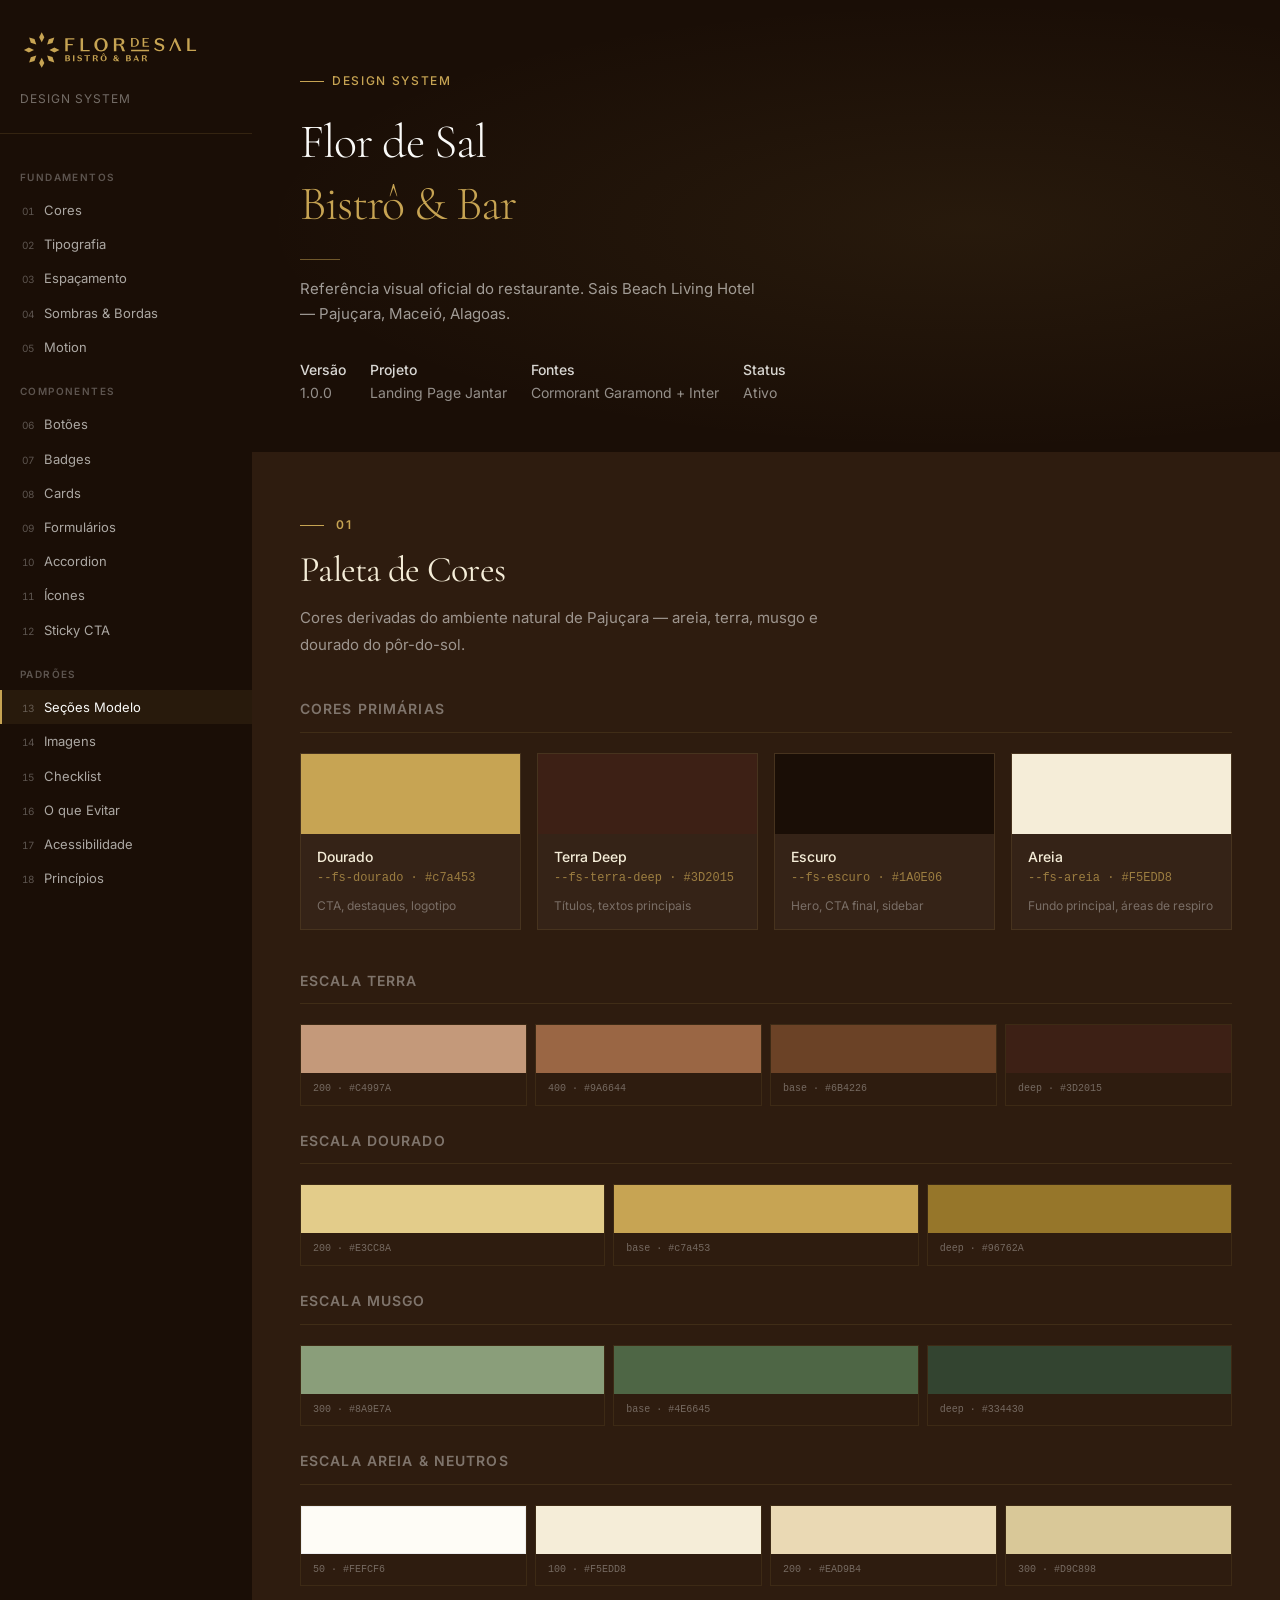
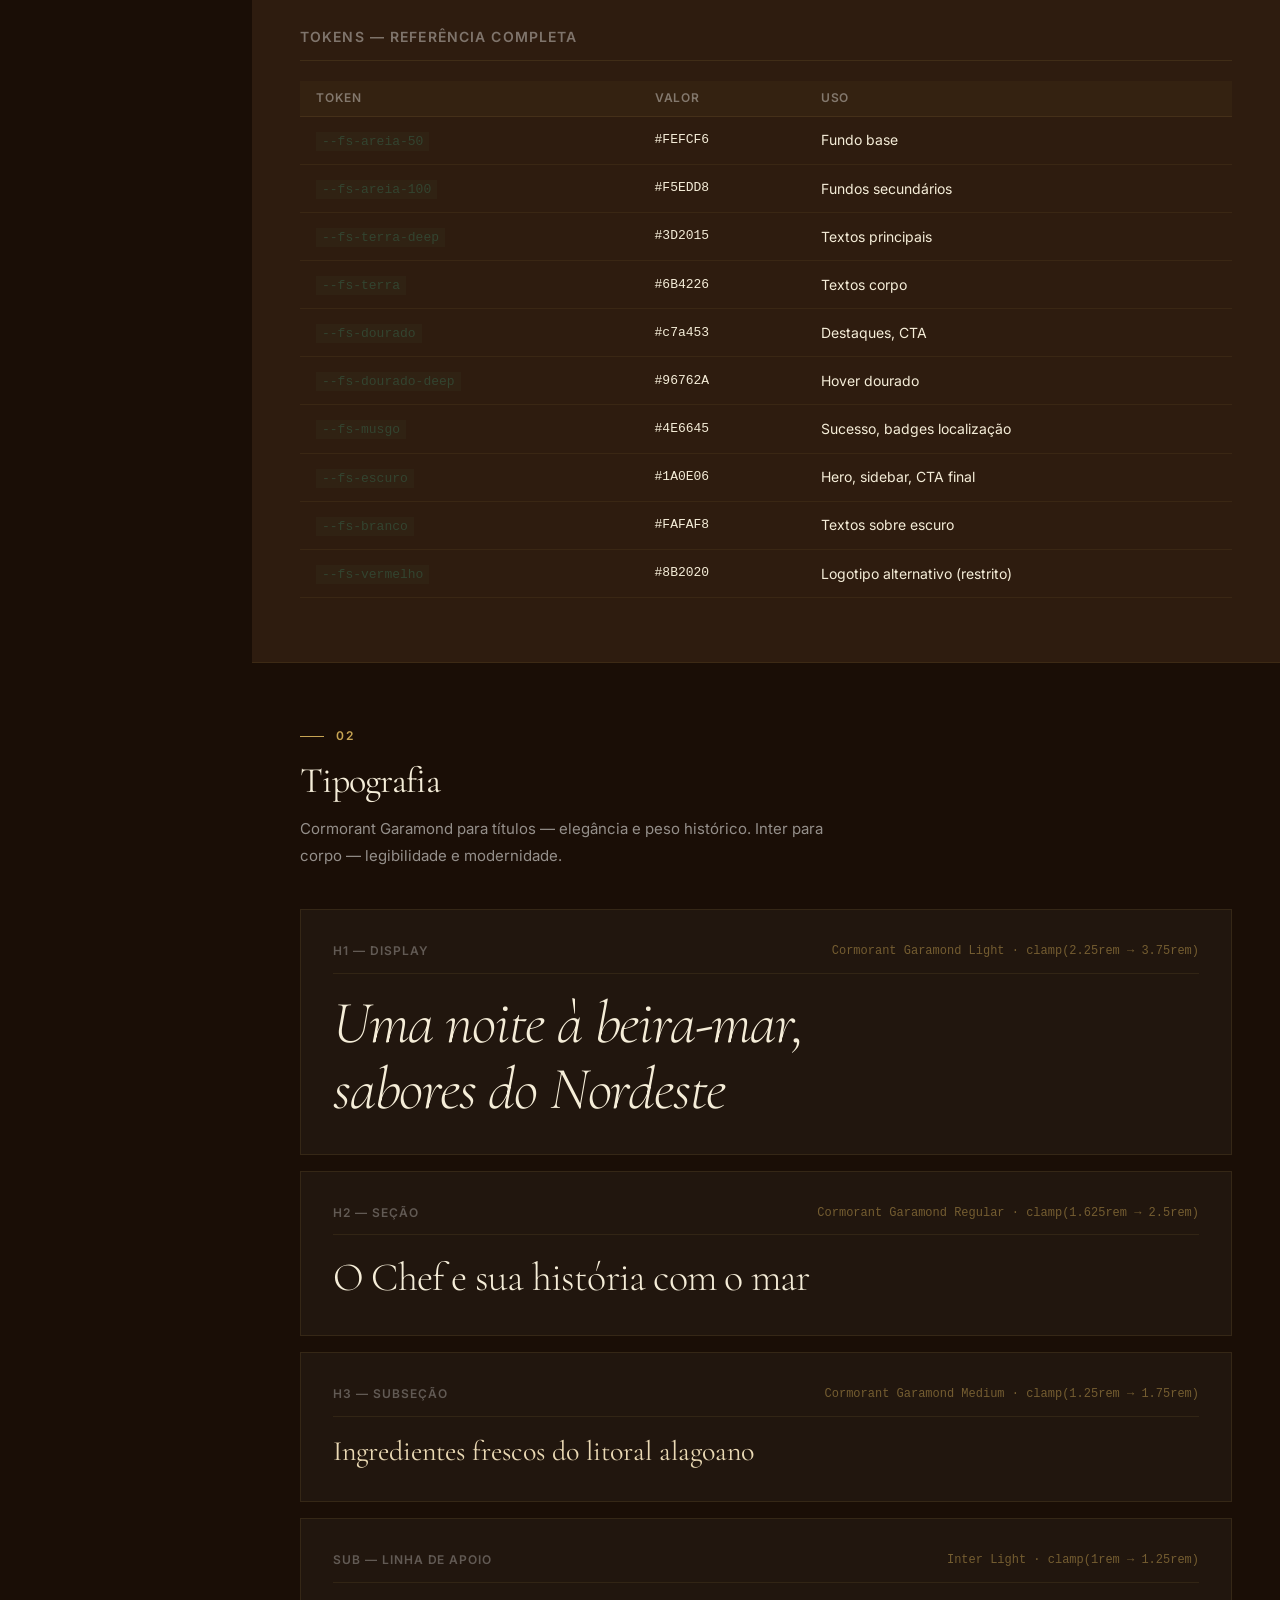
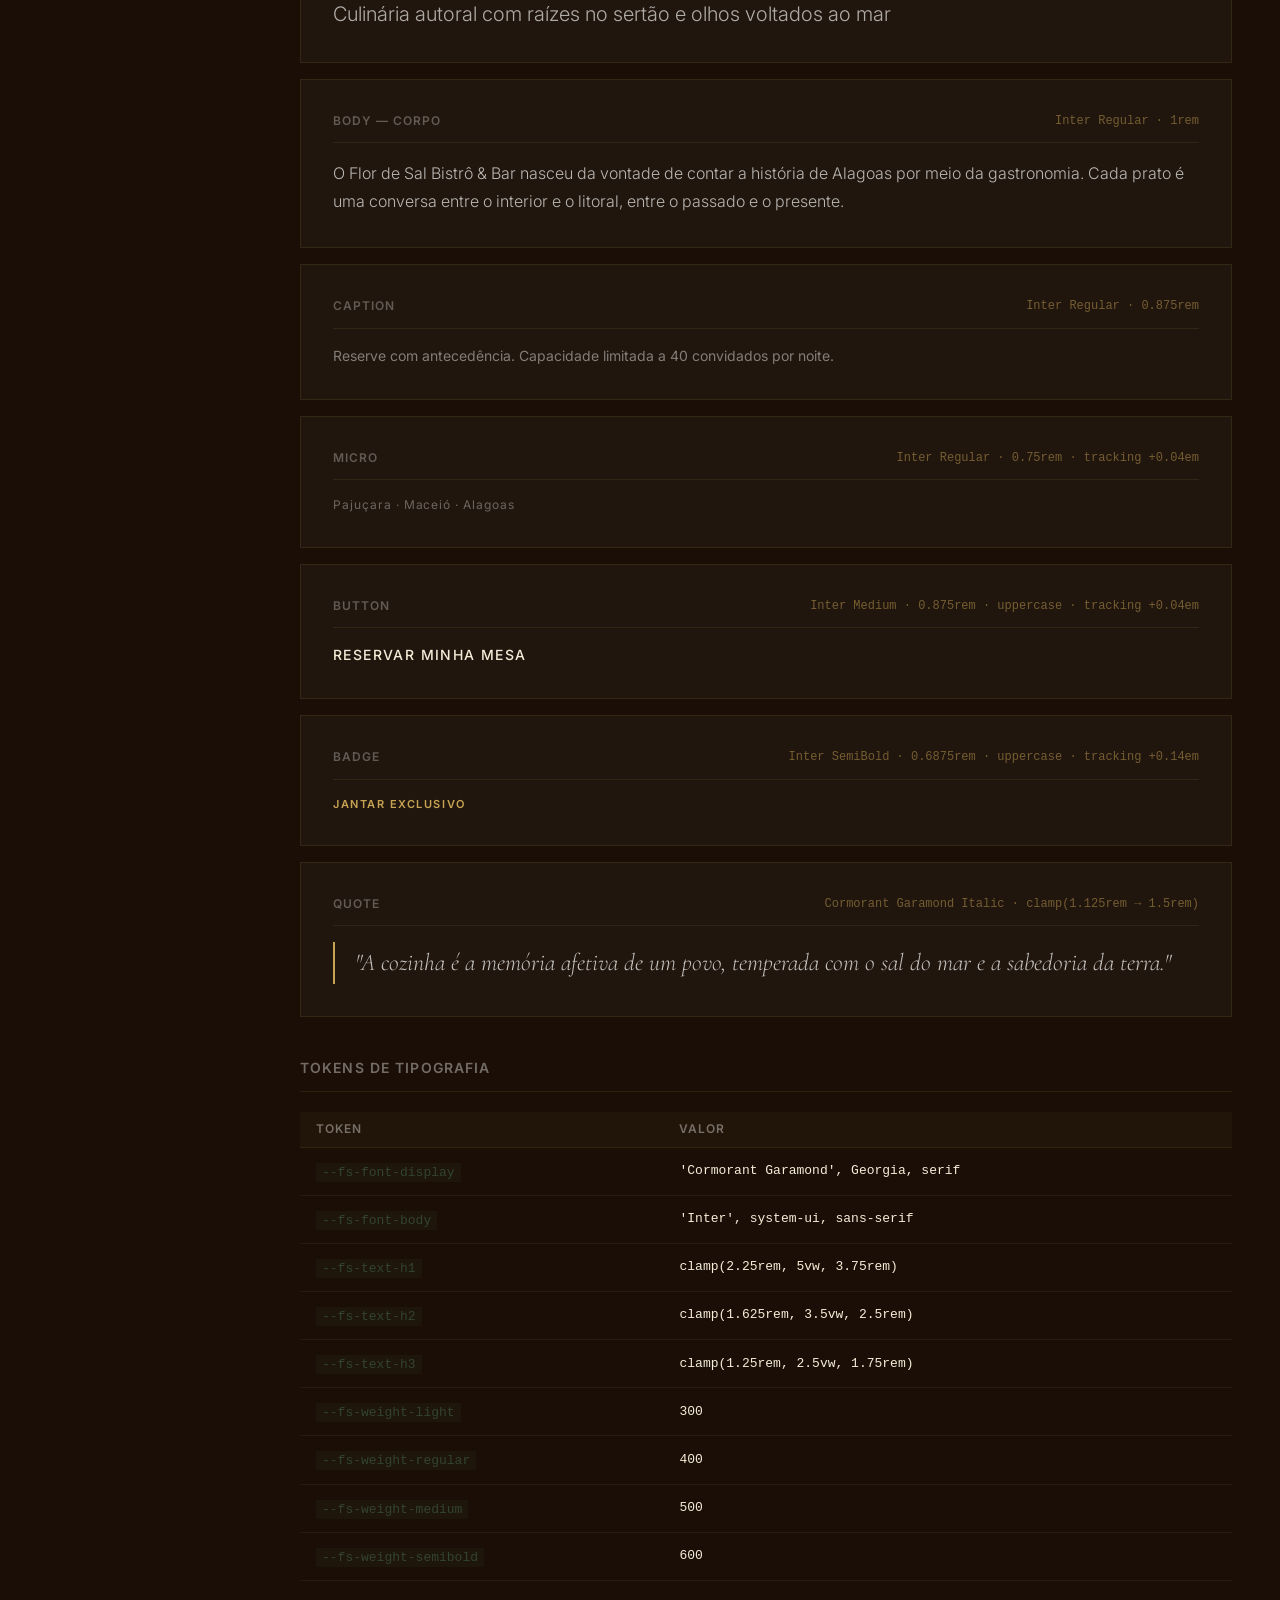
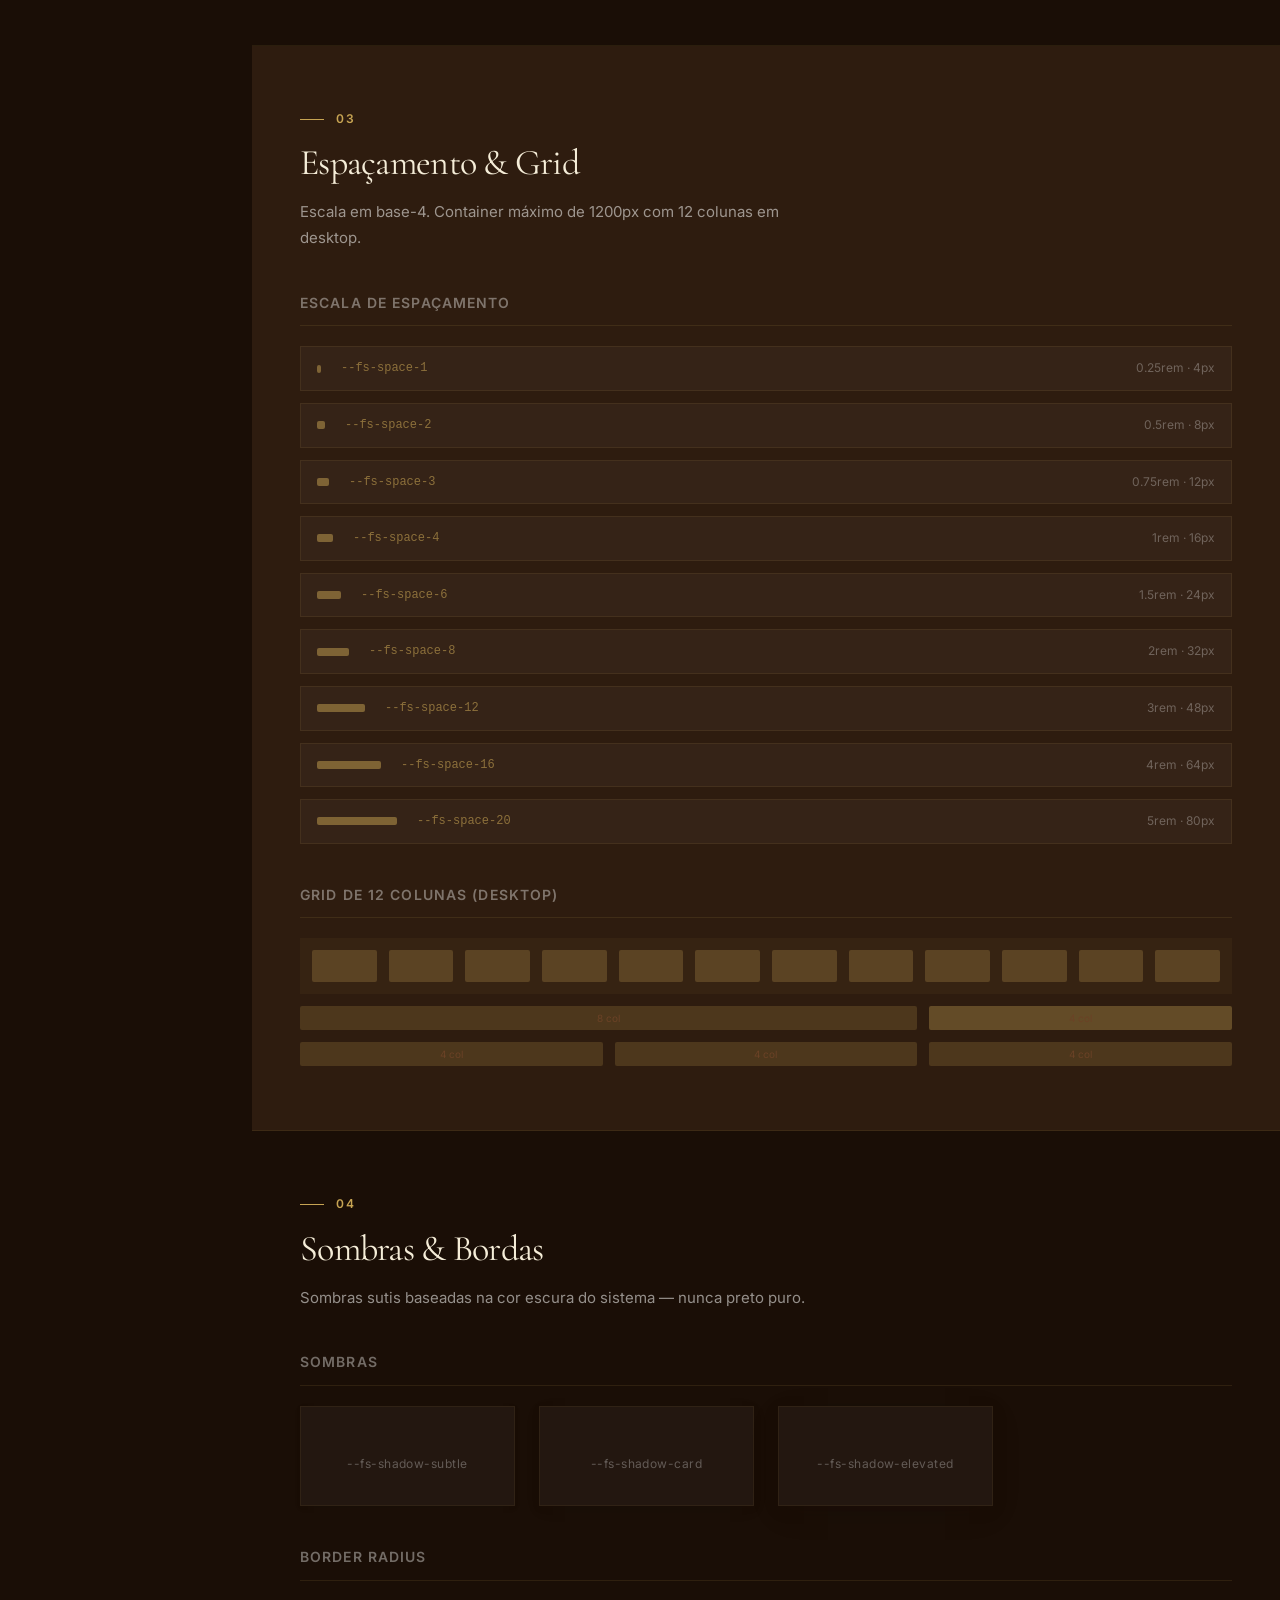
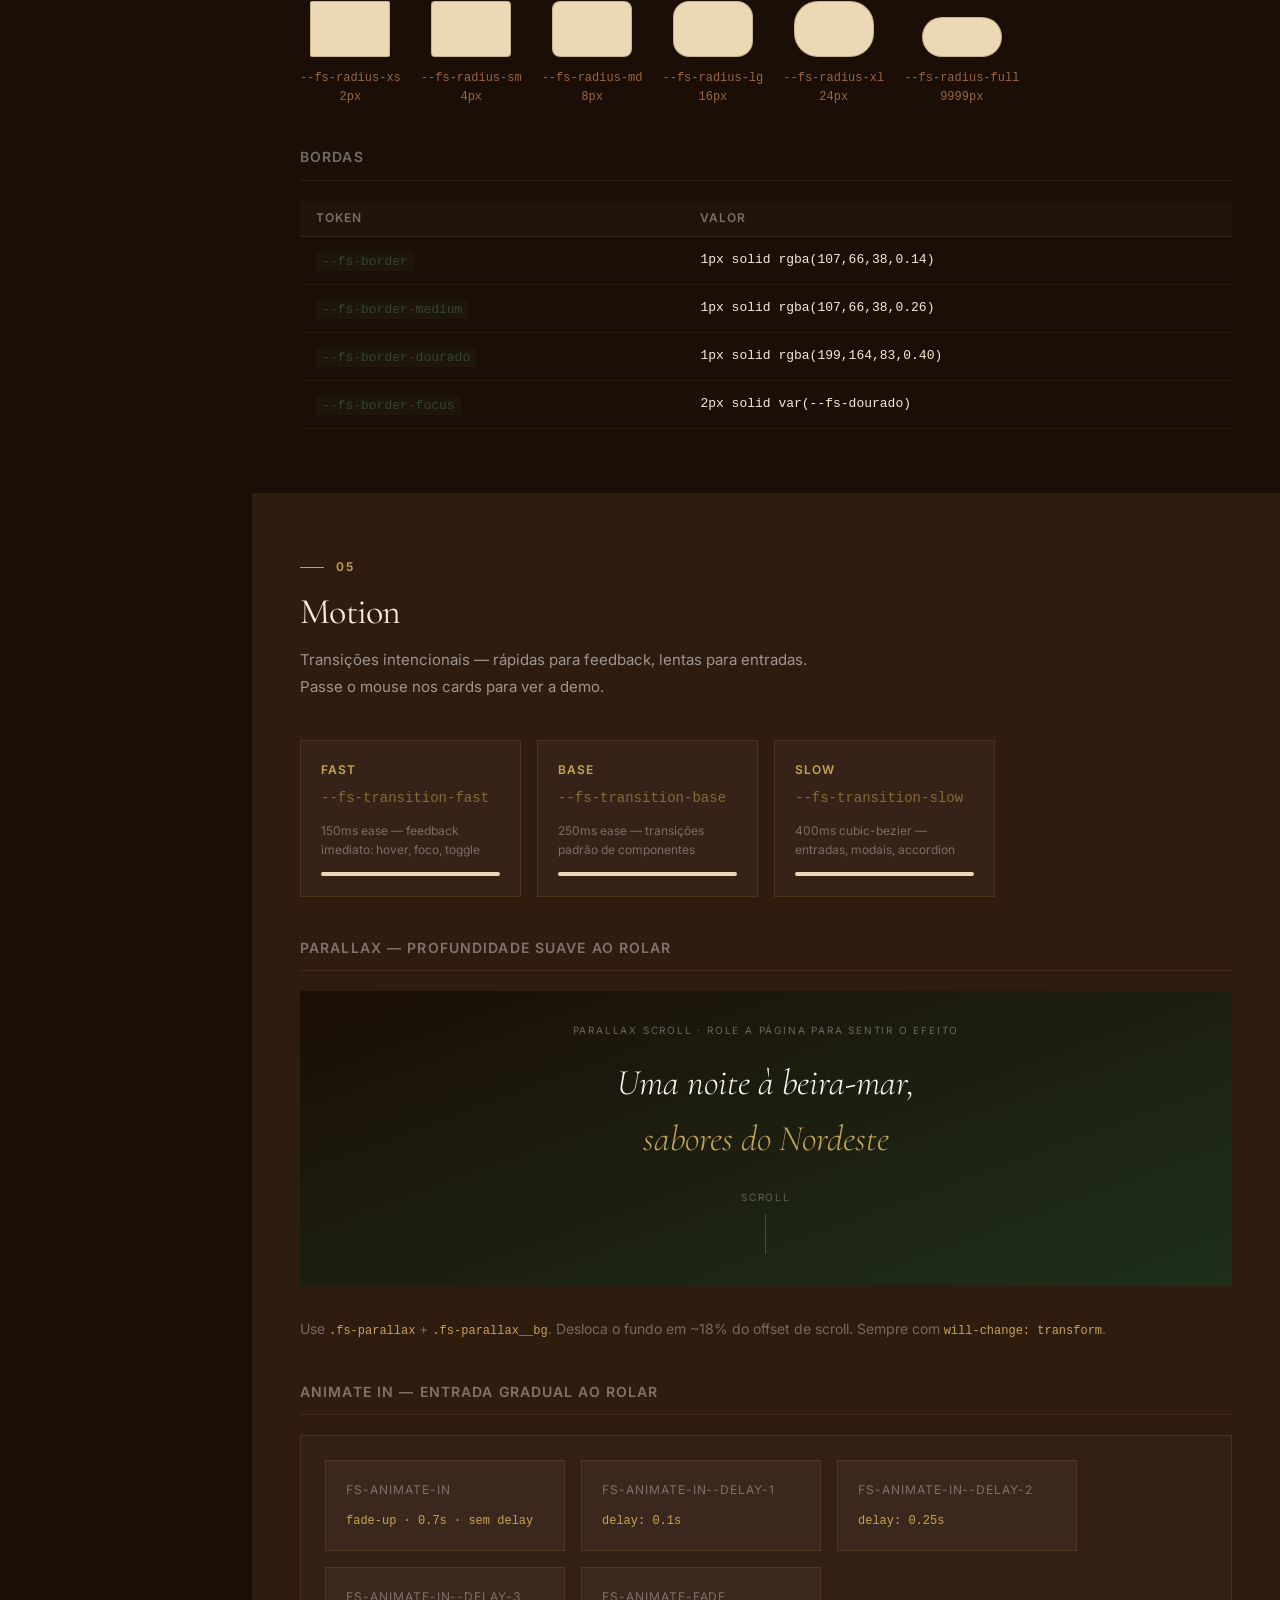
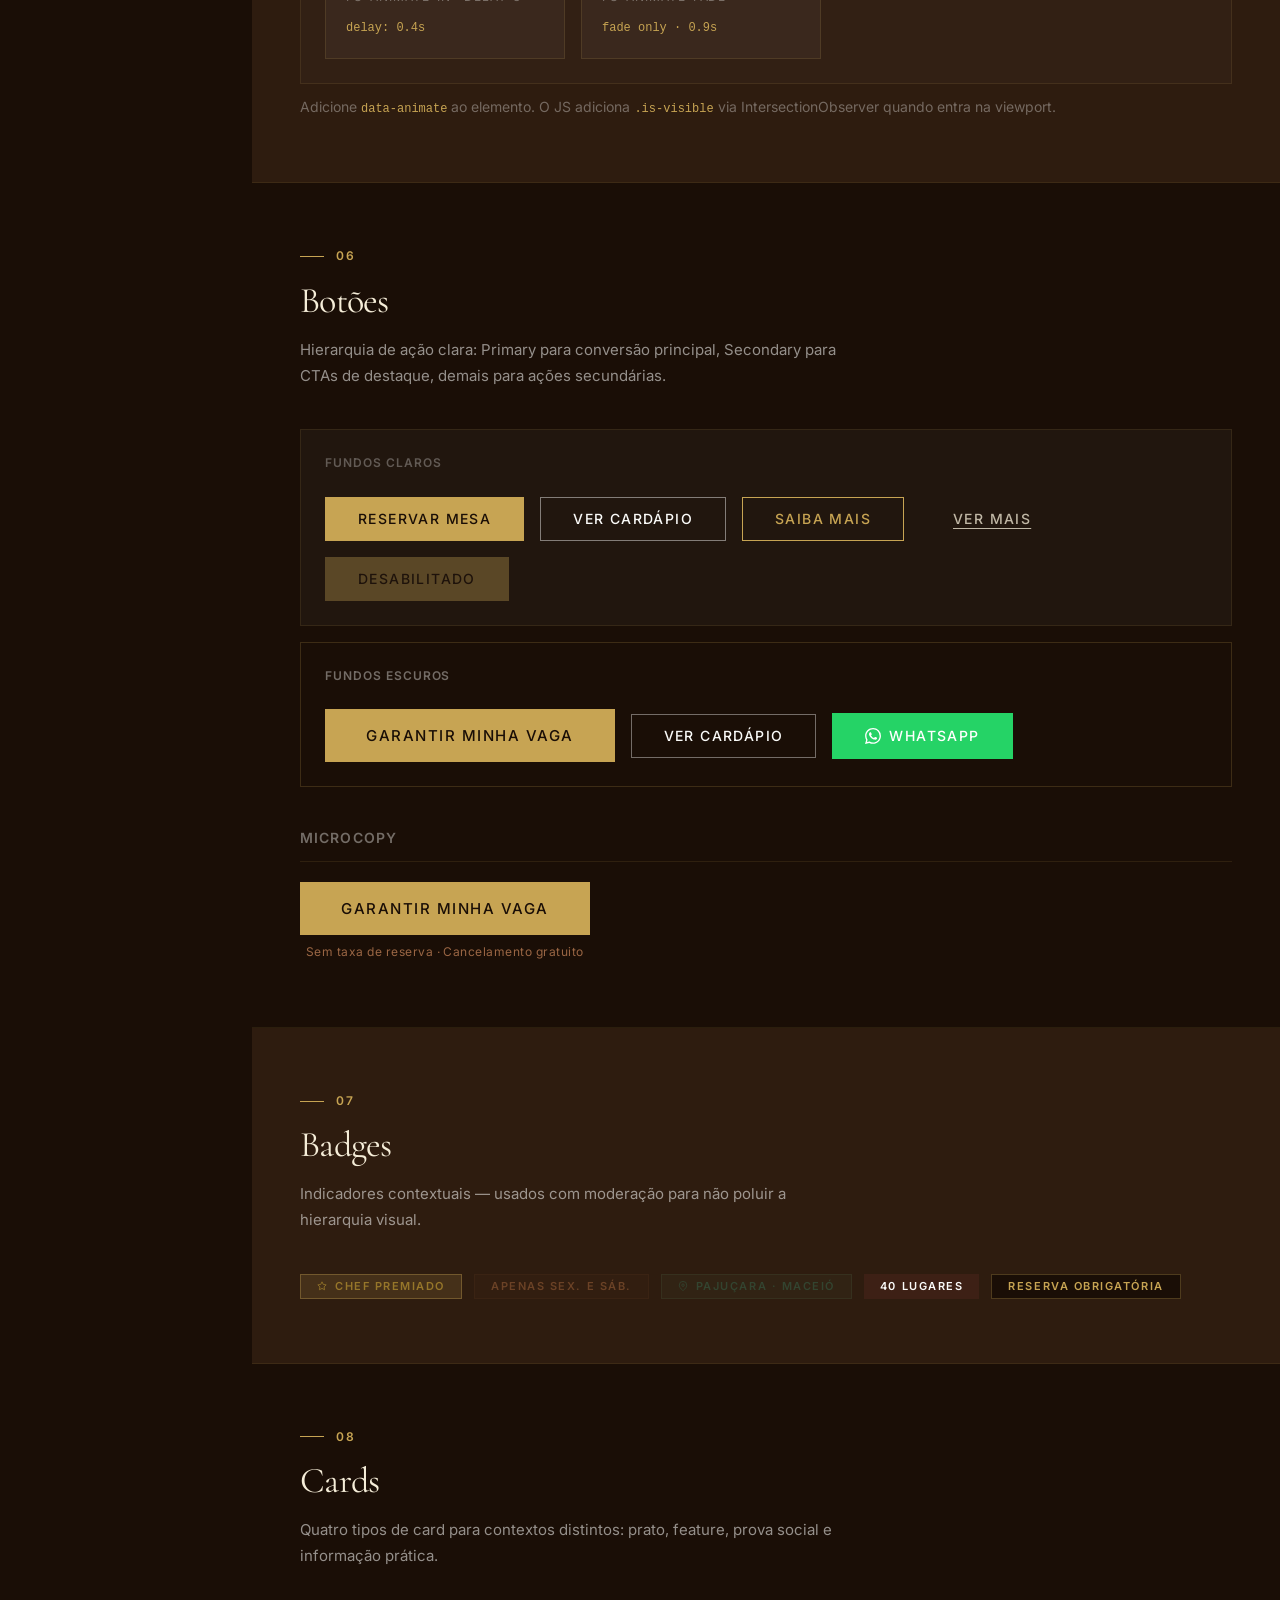
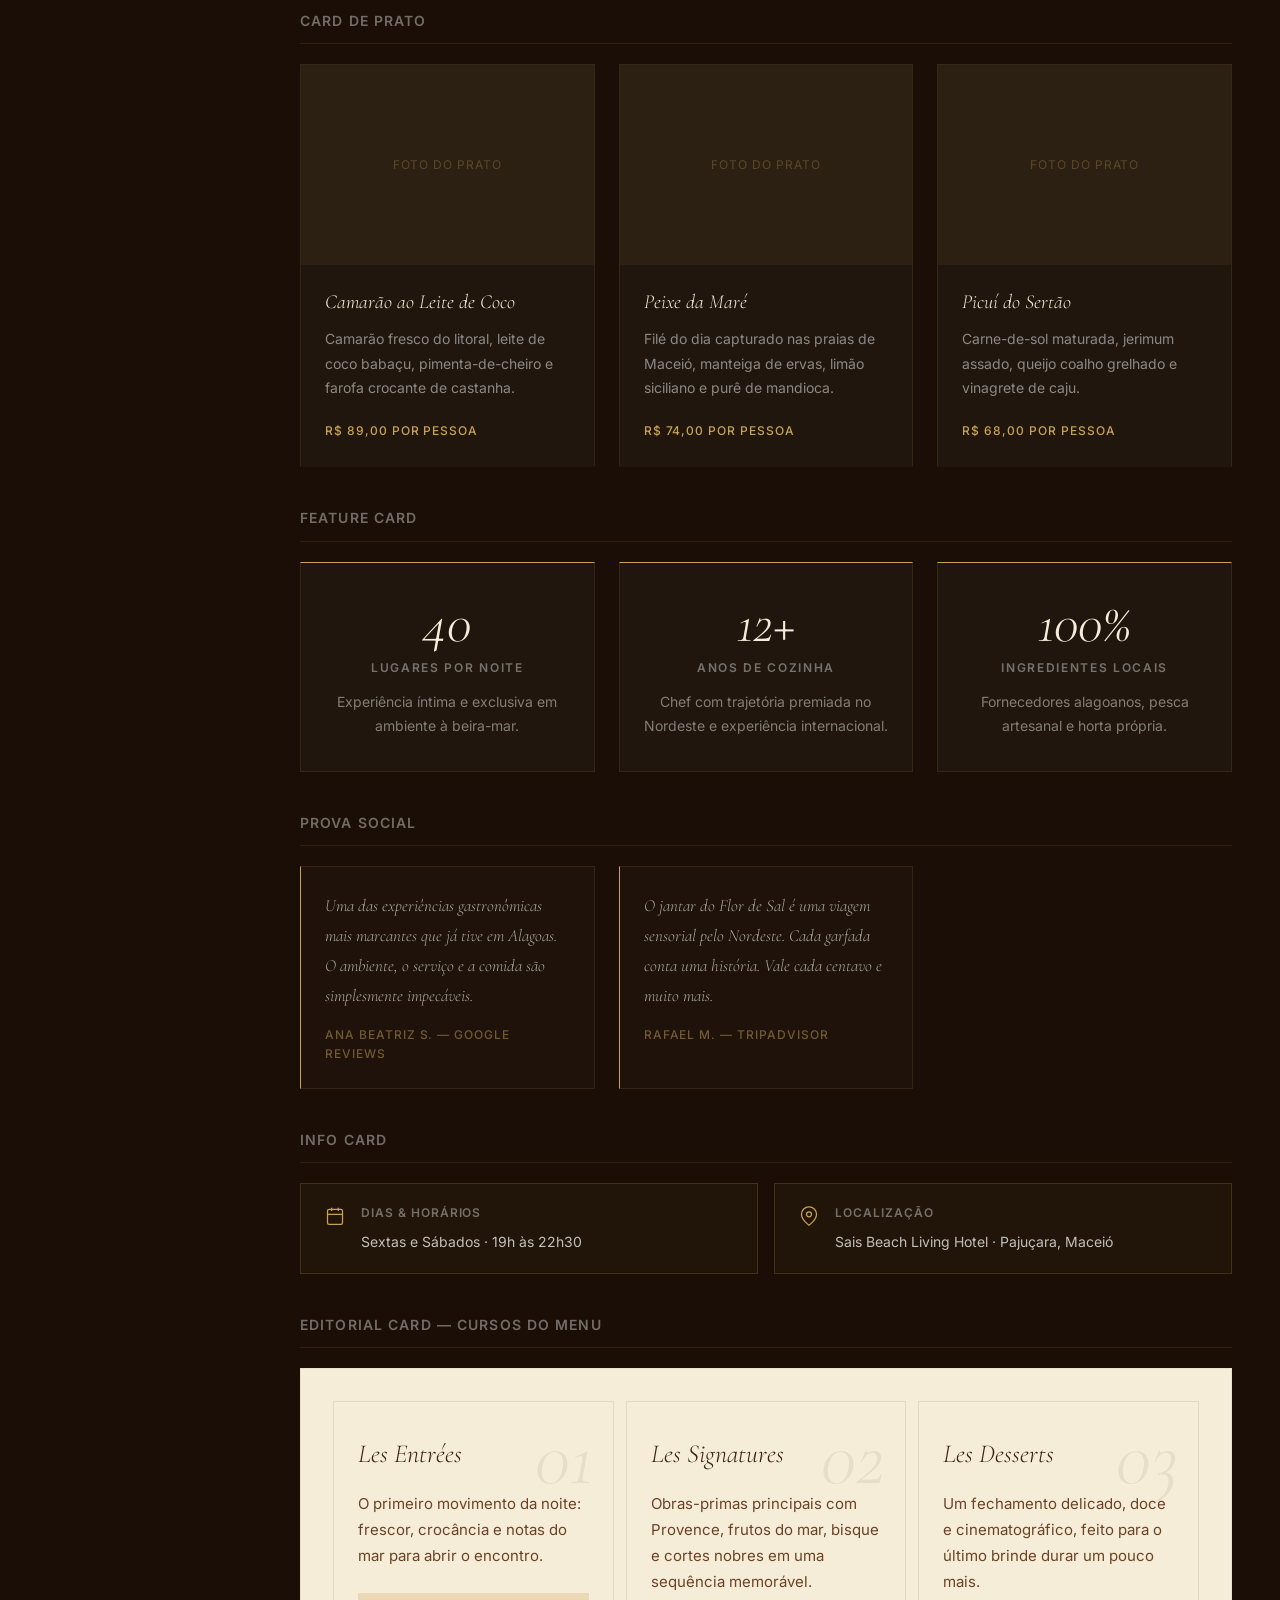
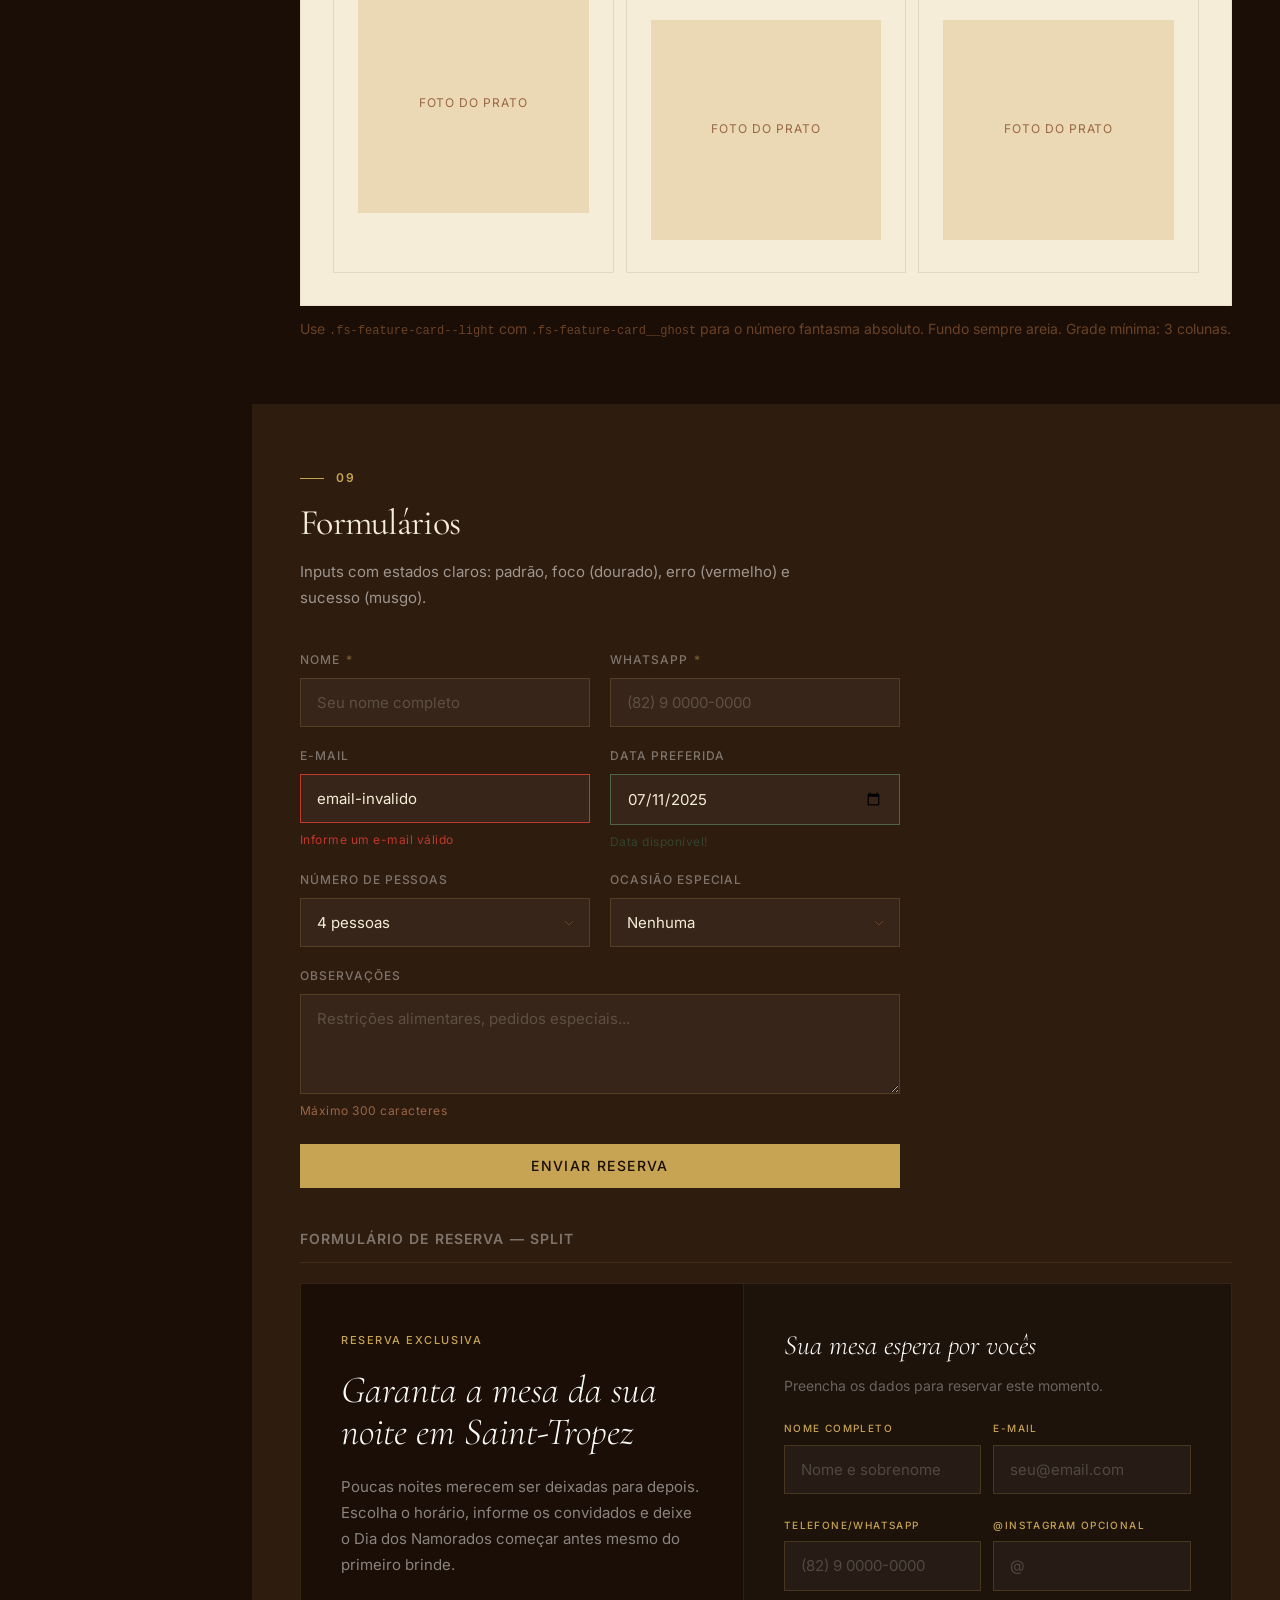
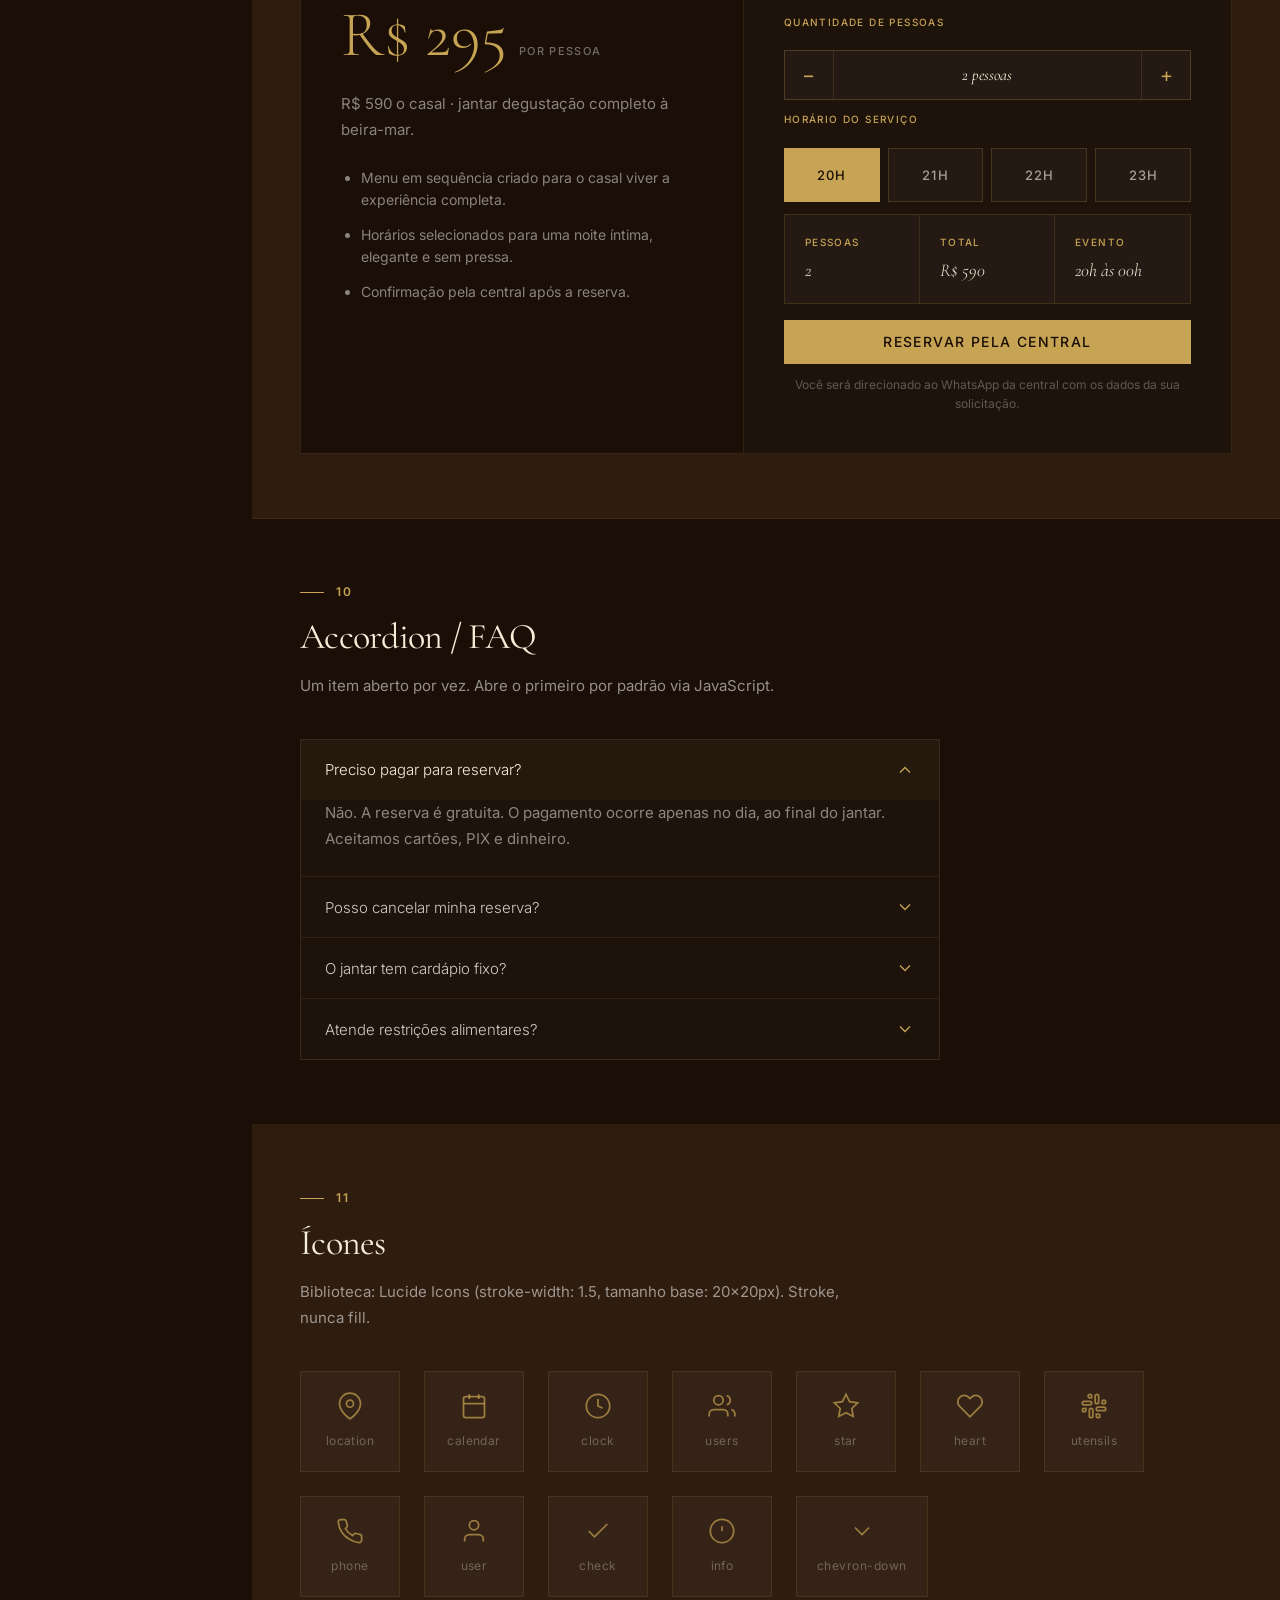
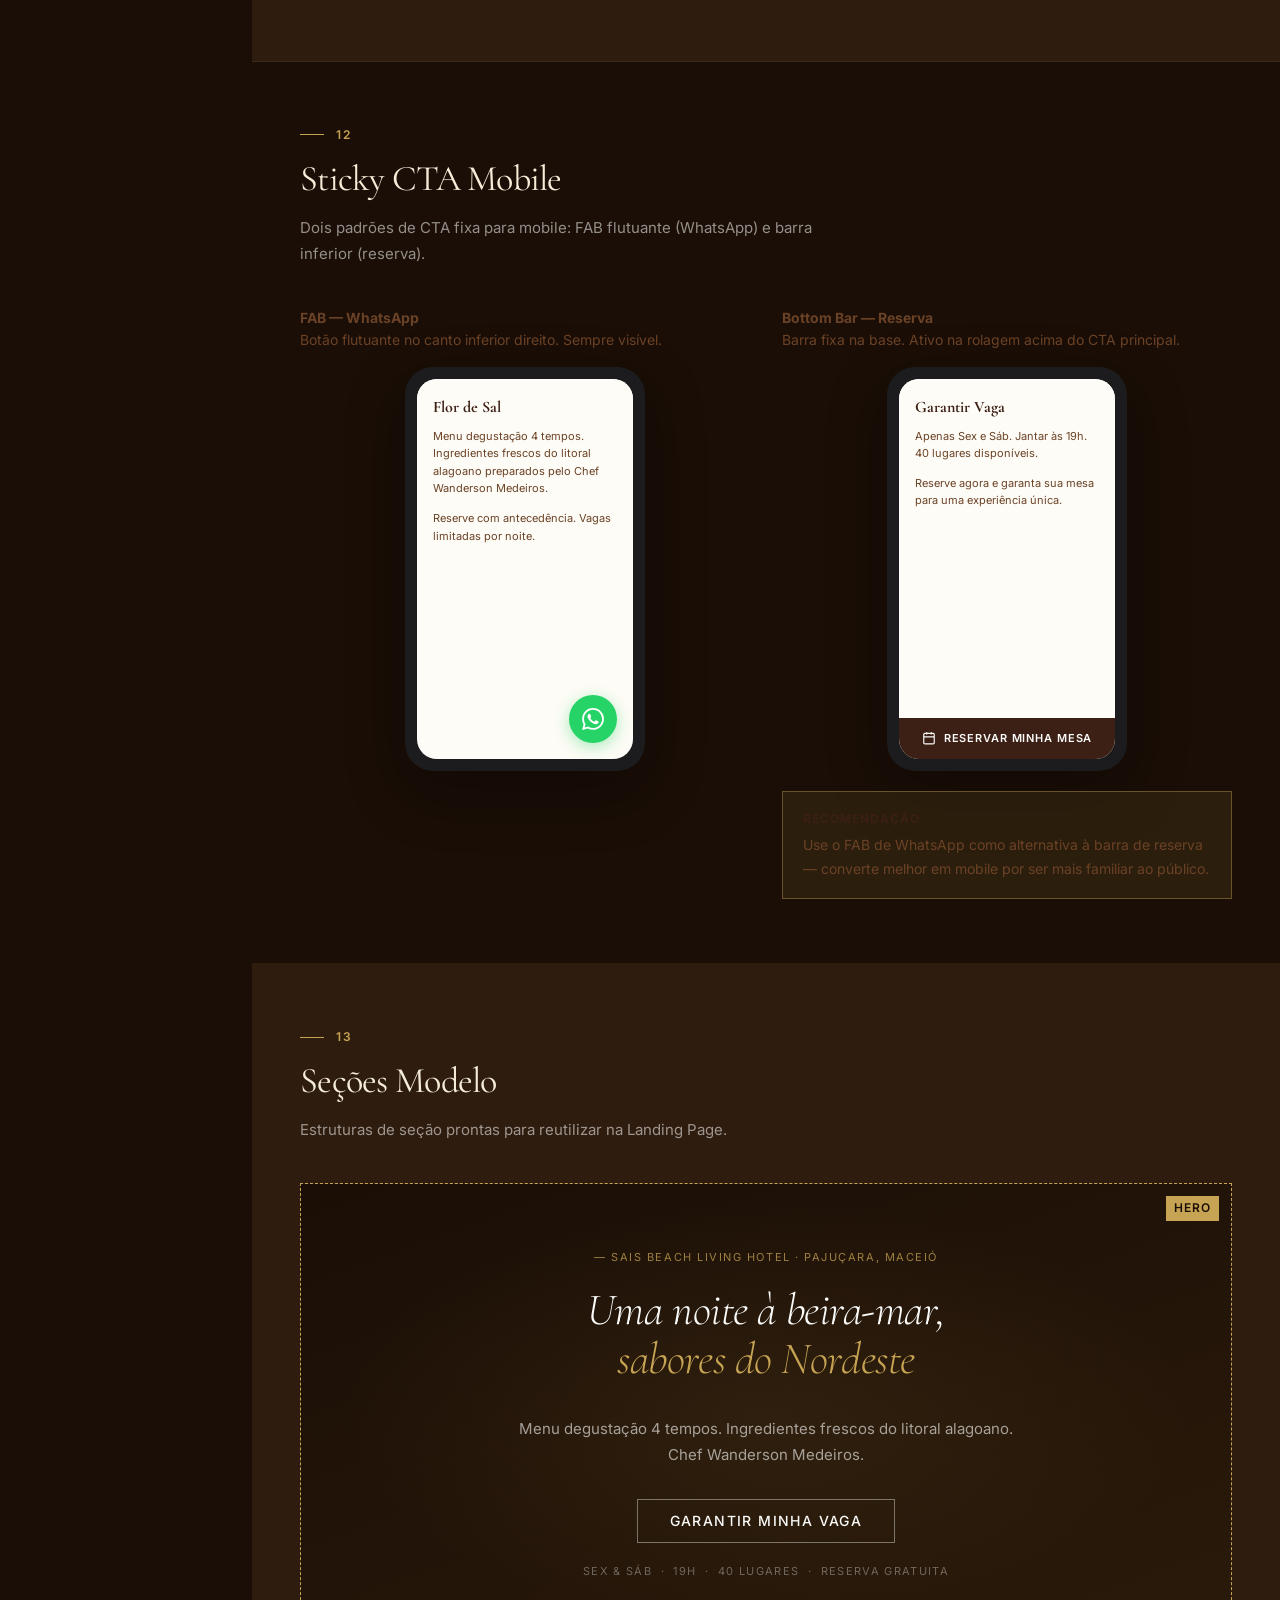
<file: Projeto Website/designsystem/index.html>
<!DOCTYPE html>
<html lang="pt-BR">
<head>
  <meta charset="UTF-8" />
  <meta name="viewport" content="width=device-width, initial-scale=1.0" />
  <meta name="robots" content="noindex, nofollow" />
  <title>Design System — Flor de Sal Bistrô & Bar</title>
  <link rel="icon" type="image/svg+xml" href="/Identidade%20Visual/SVG/Logotipo_Icone_Dourado.svg" />
  <link rel="preconnect" href="https://fonts.googleapis.com" />
  <link rel="preconnect" href="https://fonts.gstatic.com" crossorigin />
  <link href="https://fonts.googleapis.com/css2?family=Cormorant+Garamond:ital,wght@0,300;0,400;0,500;0,600;1,300;1,400&family=Inter:wght@300;400;500;600&display=swap" rel="stylesheet" />
  <link rel="stylesheet" href="tokens.css" />
  <link rel="stylesheet" href="guide.css" />
</head>
<body>
<div class="sg-layout">

  <!-- SIDEBAR -->
  <aside class="sg-sidebar">
    <div class="sg-sidebar__brand">
      <img class="sg-sidebar__logo"
           src="../Identidade%20Visual/SVG/Logotipo_Flor de Sal - Dourado_Completa.svg"
           alt="Flor de Sal"
           onerror="this.style.display='none'" />
      <div class="sg-sidebar__subtitle">Design System</div>
    </div>

    <nav class="sg-nav">
      <div class="sg-nav__group-label">Fundamentos</div>
      <a class="sg-nav__item" href="#cores"><span class="num">01</span>Cores</a>
      <a class="sg-nav__item" href="#tipografia"><span class="num">02</span>Tipografia</a>
      <a class="sg-nav__item" href="#espacamento"><span class="num">03</span>Espaçamento</a>
      <a class="sg-nav__item" href="#sombras"><span class="num">04</span>Sombras & Bordas</a>
      <a class="sg-nav__item" href="#motion"><span class="num">05</span>Motion</a>

      <div class="sg-nav__group-label">Componentes</div>
      <a class="sg-nav__item" href="#botoes"><span class="num">06</span>Botões</a>
      <a class="sg-nav__item" href="#badges"><span class="num">07</span>Badges</a>
      <a class="sg-nav__item" href="#cards"><span class="num">08</span>Cards</a>
      <a class="sg-nav__item" href="#formularios"><span class="num">09</span>Formulários</a>
      <a class="sg-nav__item" href="#accordion"><span class="num">10</span>Accordion</a>
      <a class="sg-nav__item" href="#icones"><span class="num">11</span>Ícones</a>
      <a class="sg-nav__item" href="#sticky"><span class="num">12</span>Sticky CTA</a>

      <div class="sg-nav__group-label">Padrões</div>
      <a class="sg-nav__item" href="#secoes"><span class="num">13</span>Seções Modelo</a>
      <a class="sg-nav__item" href="#imagens"><span class="num">14</span>Imagens</a>
      <a class="sg-nav__item" href="#checklist"><span class="num">15</span>Checklist</a>
      <a class="sg-nav__item" href="#evitar"><span class="num">16</span>O que Evitar</a>
      <a class="sg-nav__item" href="#acessibilidade"><span class="num">17</span>Acessibilidade</a>
      <a class="sg-nav__item" href="#principios"><span class="num">18</span>Princípios</a>
    </nav>
  </aside>

  <!-- MOBILE TOGGLE -->
  <button class="sg-mobile-toggle" aria-label="Abrir menu">
    <svg width="20" height="20" viewBox="0 0 24 24" fill="none" stroke="currentColor" stroke-width="1.5">
      <path d="M3 12h18M3 6h18M3 18h18"/>
    </svg>
  </button>

  <!-- MAIN -->
  <main class="sg-main">

    <!-- HEADER -->
    <header class="sg-header">
      <div class="sg-header__badge">Design System</div>
      <h1>Flor de Sal<br><em>Bistrô & Bar</em></h1>
      <p class="sg-header__desc">
        Referência visual oficial do restaurante. Sais Beach Living Hotel — Pajuçara, Maceió, Alagoas.
      </p>
      <div class="sg-header__meta">
        <div class="sg-header__meta-item"><strong>Versão</strong>1.0.0</div>
        <div class="sg-header__meta-item"><strong>Projeto</strong>Landing Page Jantar</div>
        <div class="sg-header__meta-item"><strong>Fontes</strong>Cormorant Garamond + Inter</div>
        <div class="sg-header__meta-item"><strong>Status</strong>Ativo</div>
      </div>
    </header>

    <!-- ══ 01 CORES ══════════════════════════════════ -->
    <section class="sg-section" id="cores">
      <div class="sg-section__header">
        <span class="sg-section__num">01</span>
        <h2 class="sg-section__title">Paleta de Cores</h2>
        <p class="sg-section__desc">Cores derivadas do ambiente natural de Pajuçara — areia, terra, musgo e dourado do pôr-do-sol.</p>
      </div>

      <div class="sg-subsection">
        <h3 class="sg-subsection__title">Cores primárias</h3>
        <div class="sg-color-grid">
          <div class="sg-color-card">
            <div class="sg-color-swatch" style="background:#c7a453"></div>
            <div class="sg-color-info">
              <span class="sg-color-name">Dourado</span>
              <span class="sg-color-hex">--fs-dourado · #c7a453</span>
              <span class="sg-color-role">CTA, destaques, logotipo</span>
            </div>
          </div>
          <div class="sg-color-card">
            <div class="sg-color-swatch" style="background:#3D2015"></div>
            <div class="sg-color-info">
              <span class="sg-color-name">Terra Deep</span>
              <span class="sg-color-hex">--fs-terra-deep · #3D2015</span>
              <span class="sg-color-role">Títulos, textos principais</span>
            </div>
          </div>
          <div class="sg-color-card">
            <div class="sg-color-swatch" style="background:#1A0E06"></div>
            <div class="sg-color-info">
              <span class="sg-color-name">Escuro</span>
              <span class="sg-color-hex">--fs-escuro · #1A0E06</span>
              <span class="sg-color-role">Hero, CTA final, sidebar</span>
            </div>
          </div>
          <div class="sg-color-card">
            <div class="sg-color-swatch" style="background:#F5EDD8"></div>
            <div class="sg-color-info">
              <span class="sg-color-name">Areia</span>
              <span class="sg-color-hex">--fs-areia · #F5EDD8</span>
              <span class="sg-color-role">Fundo principal, áreas de respiro</span>
            </div>
          </div>
        </div>
      </div>

      <div class="sg-subsection">
        <h3 class="sg-subsection__title">Escala Terra</h3>
        <div class="sg-color-row">
          <div class="sg-color-chip">
            <div class="sg-color-chip__swatch" style="background:#C4997A"></div>
            <div class="sg-color-chip__label">200 · #C4997A</div>
          </div>
          <div class="sg-color-chip">
            <div class="sg-color-chip__swatch" style="background:#9A6644"></div>
            <div class="sg-color-chip__label">400 · #9A6644</div>
          </div>
          <div class="sg-color-chip">
            <div class="sg-color-chip__swatch" style="background:#6B4226"></div>
            <div class="sg-color-chip__label">base · #6B4226</div>
          </div>
          <div class="sg-color-chip">
            <div class="sg-color-chip__swatch" style="background:#3D2015"></div>
            <div class="sg-color-chip__label">deep · #3D2015</div>
          </div>
        </div>

        <h3 class="sg-subsection__title">Escala Dourado</h3>
        <div class="sg-color-row">
          <div class="sg-color-chip">
            <div class="sg-color-chip__swatch" style="background:#E3CC8A"></div>
            <div class="sg-color-chip__label">200 · #E3CC8A</div>
          </div>
          <div class="sg-color-chip">
            <div class="sg-color-chip__swatch" style="background:#c7a453"></div>
            <div class="sg-color-chip__label">base · #c7a453</div>
          </div>
          <div class="sg-color-chip">
            <div class="sg-color-chip__swatch" style="background:#96762A"></div>
            <div class="sg-color-chip__label">deep · #96762A</div>
          </div>
        </div>

        <h3 class="sg-subsection__title">Escala Musgo</h3>
        <div class="sg-color-row">
          <div class="sg-color-chip">
            <div class="sg-color-chip__swatch" style="background:#8A9E7A"></div>
            <div class="sg-color-chip__label">300 · #8A9E7A</div>
          </div>
          <div class="sg-color-chip">
            <div class="sg-color-chip__swatch" style="background:#4E6645"></div>
            <div class="sg-color-chip__label">base · #4E6645</div>
          </div>
          <div class="sg-color-chip">
            <div class="sg-color-chip__swatch" style="background:#334430"></div>
            <div class="sg-color-chip__label">deep · #334430</div>
          </div>
        </div>

        <h3 class="sg-subsection__title">Escala Areia & Neutros</h3>
        <div class="sg-color-row">
          <div class="sg-color-chip">
            <div class="sg-color-chip__swatch" style="background:#FEFCF6;border:1px solid #eee"></div>
            <div class="sg-color-chip__label">50 · #FEFCF6</div>
          </div>
          <div class="sg-color-chip">
            <div class="sg-color-chip__swatch" style="background:#F5EDD8"></div>
            <div class="sg-color-chip__label">100 · #F5EDD8</div>
          </div>
          <div class="sg-color-chip">
            <div class="sg-color-chip__swatch" style="background:#EAD9B4"></div>
            <div class="sg-color-chip__label">200 · #EAD9B4</div>
          </div>
          <div class="sg-color-chip">
            <div class="sg-color-chip__swatch" style="background:#D9C898"></div>
            <div class="sg-color-chip__label">300 · #D9C898</div>
          </div>
        </div>
      </div>

      <div class="sg-subsection">
        <h3 class="sg-subsection__title">Tokens — referência completa</h3>
        <table class="sg-token-table">
          <thead>
            <tr><th>Token</th><th>Valor</th><th>Uso</th></tr>
          </thead>
          <tbody>
            <tr><td><span class="sg-token-name">--fs-areia-50</span></td><td class="sg-token-value">#FEFCF6</td><td>Fundo base</td></tr>
            <tr><td><span class="sg-token-name">--fs-areia-100</span></td><td class="sg-token-value">#F5EDD8</td><td>Fundos secundários</td></tr>
            <tr><td><span class="sg-token-name">--fs-terra-deep</span></td><td class="sg-token-value">#3D2015</td><td>Textos principais</td></tr>
            <tr><td><span class="sg-token-name">--fs-terra</span></td><td class="sg-token-value">#6B4226</td><td>Textos corpo</td></tr>
            <tr><td><span class="sg-token-name">--fs-dourado</span></td><td class="sg-token-value">#c7a453</td><td>Destaques, CTA</td></tr>
            <tr><td><span class="sg-token-name">--fs-dourado-deep</span></td><td class="sg-token-value">#96762A</td><td>Hover dourado</td></tr>
            <tr><td><span class="sg-token-name">--fs-musgo</span></td><td class="sg-token-value">#4E6645</td><td>Sucesso, badges localização</td></tr>
            <tr><td><span class="sg-token-name">--fs-escuro</span></td><td class="sg-token-value">#1A0E06</td><td>Hero, sidebar, CTA final</td></tr>
            <tr><td><span class="sg-token-name">--fs-branco</span></td><td class="sg-token-value">#FAFAF8</td><td>Textos sobre escuro</td></tr>
            <tr><td><span class="sg-token-name">--fs-vermelho</span></td><td class="sg-token-value">#8B2020</td><td>Logotipo alternativo (restrito)</td></tr>
          </tbody>
        </table>
      </div>
    </section>

    <!-- ══ 02 TIPOGRAFIA ═════════════════════════════ -->
    <section class="sg-section" id="tipografia">
      <div class="sg-section__header">
        <span class="sg-section__num">02</span>
        <h2 class="sg-section__title">Tipografia</h2>
        <p class="sg-section__desc">Cormorant Garamond para títulos — elegância e peso histórico. Inter para corpo — legibilidade e modernidade.</p>
      </div>

      <div class="sg-type-sample">
        <div class="sg-type-sample__label">H1 — Display <span>Cormorant Garamond Light · clamp(2.25rem → 3.75rem)</span></div>
        <p class="sg-type-h1">Uma noite à beira-mar,<br>sabores do Nordeste</p>
      </div>

      <div class="sg-type-sample">
        <div class="sg-type-sample__label">H2 — Seção <span>Cormorant Garamond Regular · clamp(1.625rem → 2.5rem)</span></div>
        <p class="sg-type-h2">O Chef e sua história com o mar</p>
      </div>

      <div class="sg-type-sample">
        <div class="sg-type-sample__label">H3 — Subseção <span>Cormorant Garamond Medium · clamp(1.25rem → 1.75rem)</span></div>
        <p class="sg-type-h3">Ingredientes frescos do litoral alagoano</p>
      </div>

      <div class="sg-type-sample">
        <div class="sg-type-sample__label">Sub — Linha de apoio <span>Inter Light · clamp(1rem → 1.25rem)</span></div>
        <p class="sg-type-sub">Culinária autoral com raízes no sertão e olhos voltados ao mar</p>
      </div>

      <div class="sg-type-sample">
        <div class="sg-type-sample__label">Body — Corpo <span>Inter Regular · 1rem</span></div>
        <p class="sg-type-body">O Flor de Sal Bistrô & Bar nasceu da vontade de contar a história de Alagoas por meio da gastronomia. Cada prato é uma conversa entre o interior e o litoral, entre o passado e o presente.</p>
      </div>

      <div class="sg-type-sample">
        <div class="sg-type-sample__label">Caption <span>Inter Regular · 0.875rem</span></div>
        <p class="sg-type-caption">Reserve com antecedência. Capacidade limitada a 40 convidados por noite.</p>
      </div>

      <div class="sg-type-sample">
        <div class="sg-type-sample__label">Micro <span>Inter Regular · 0.75rem · tracking +0.04em</span></div>
        <p class="sg-type-micro">Pajuçara · Maceió · Alagoas</p>
      </div>

      <div class="sg-type-sample">
        <div class="sg-type-sample__label">Button <span>Inter Medium · 0.875rem · uppercase · tracking +0.04em</span></div>
        <p class="sg-type-button">Reservar minha mesa</p>
      </div>

      <div class="sg-type-sample">
        <div class="sg-type-sample__label">Badge <span>Inter SemiBold · 0.6875rem · uppercase · tracking +0.14em</span></div>
        <p class="sg-type-badge">Jantar Exclusivo</p>
      </div>

      <div class="sg-type-sample">
        <div class="sg-type-sample__label">Quote <span>Cormorant Garamond Italic · clamp(1.125rem → 1.5rem)</span></div>
        <blockquote class="sg-type-quote">"A cozinha é a memória afetiva de um povo, temperada com o sal do mar e a sabedoria da terra."</blockquote>
      </div>

      <div class="sg-subsection">
        <h3 class="sg-subsection__title">Tokens de tipografia</h3>
        <table class="sg-token-table">
          <thead><tr><th>Token</th><th>Valor</th></tr></thead>
          <tbody>
            <tr><td><span class="sg-token-name">--fs-font-display</span></td><td class="sg-token-value">'Cormorant Garamond', Georgia, serif</td></tr>
            <tr><td><span class="sg-token-name">--fs-font-body</span></td><td class="sg-token-value">'Inter', system-ui, sans-serif</td></tr>
            <tr><td><span class="sg-token-name">--fs-text-h1</span></td><td class="sg-token-value">clamp(2.25rem, 5vw, 3.75rem)</td></tr>
            <tr><td><span class="sg-token-name">--fs-text-h2</span></td><td class="sg-token-value">clamp(1.625rem, 3.5vw, 2.5rem)</td></tr>
            <tr><td><span class="sg-token-name">--fs-text-h3</span></td><td class="sg-token-value">clamp(1.25rem, 2.5vw, 1.75rem)</td></tr>
            <tr><td><span class="sg-token-name">--fs-weight-light</span></td><td class="sg-token-value">300</td></tr>
            <tr><td><span class="sg-token-name">--fs-weight-regular</span></td><td class="sg-token-value">400</td></tr>
            <tr><td><span class="sg-token-name">--fs-weight-medium</span></td><td class="sg-token-value">500</td></tr>
            <tr><td><span class="sg-token-name">--fs-weight-semibold</span></td><td class="sg-token-value">600</td></tr>
          </tbody>
        </table>
      </div>
    </section>

    <!-- ══ 03 ESPAÇAMENTO ════════════════════════════ -->
    <section class="sg-section" id="espacamento">
      <div class="sg-section__header">
        <span class="sg-section__num">03</span>
        <h2 class="sg-section__title">Espaçamento & Grid</h2>
        <p class="sg-section__desc">Escala em base-4. Container máximo de 1200px com 12 colunas em desktop.</p>
      </div>

      <div class="sg-subsection">
        <h3 class="sg-subsection__title">Escala de espaçamento</h3>
        <div class="sg-spacing-row"><div class="sg-spacing-bar" style="width:4px"></div><span class="sg-spacing-label">--fs-space-1</span><span class="sg-spacing-value">0.25rem · 4px</span></div>
        <div class="sg-spacing-row"><div class="sg-spacing-bar" style="width:8px"></div><span class="sg-spacing-label">--fs-space-2</span><span class="sg-spacing-value">0.5rem · 8px</span></div>
        <div class="sg-spacing-row"><div class="sg-spacing-bar" style="width:12px"></div><span class="sg-spacing-label">--fs-space-3</span><span class="sg-spacing-value">0.75rem · 12px</span></div>
        <div class="sg-spacing-row"><div class="sg-spacing-bar" style="width:16px"></div><span class="sg-spacing-label">--fs-space-4</span><span class="sg-spacing-value">1rem · 16px</span></div>
        <div class="sg-spacing-row"><div class="sg-spacing-bar" style="width:24px"></div><span class="sg-spacing-label">--fs-space-6</span><span class="sg-spacing-value">1.5rem · 24px</span></div>
        <div class="sg-spacing-row"><div class="sg-spacing-bar" style="width:32px"></div><span class="sg-spacing-label">--fs-space-8</span><span class="sg-spacing-value">2rem · 32px</span></div>
        <div class="sg-spacing-row"><div class="sg-spacing-bar" style="width:48px"></div><span class="sg-spacing-label">--fs-space-12</span><span class="sg-spacing-value">3rem · 48px</span></div>
        <div class="sg-spacing-row"><div class="sg-spacing-bar" style="width:64px"></div><span class="sg-spacing-label">--fs-space-16</span><span class="sg-spacing-value">4rem · 64px</span></div>
        <div class="sg-spacing-row"><div class="sg-spacing-bar" style="width:80px"></div><span class="sg-spacing-label">--fs-space-20</span><span class="sg-spacing-value">5rem · 80px</span></div>
      </div>

      <div class="sg-subsection">
        <h3 class="sg-subsection__title">Grid de 12 colunas (desktop)</h3>
        <div class="sg-grid-demo">
          <div class="sg-grid-col"></div><div class="sg-grid-col"></div><div class="sg-grid-col"></div>
          <div class="sg-grid-col"></div><div class="sg-grid-col"></div><div class="sg-grid-col"></div>
          <div class="sg-grid-col"></div><div class="sg-grid-col"></div><div class="sg-grid-col"></div>
          <div class="sg-grid-col"></div><div class="sg-grid-col"></div><div class="sg-grid-col"></div>
        </div>
        <div style="display:grid;grid-template-columns:repeat(12,1fr);gap:var(--fs-space-3);margin-bottom:var(--fs-space-3)">
          <div style="grid-column:span 8;background:rgba(199,164,83,.2);border-radius:var(--fs-radius-xs);height:24px;display:flex;align-items:center;justify-content:center;font-size:.625rem;color:var(--fs-terra)">8 col</div>
          <div style="grid-column:span 4;background:rgba(199,164,83,.35);border-radius:var(--fs-radius-xs);height:24px;display:flex;align-items:center;justify-content:center;font-size:.625rem;color:var(--fs-terra)">4 col</div>
        </div>
        <div style="display:grid;grid-template-columns:repeat(12,1fr);gap:var(--fs-space-3)">
          <div style="grid-column:span 4;background:rgba(199,164,83,.2);border-radius:var(--fs-radius-xs);height:24px;display:flex;align-items:center;justify-content:center;font-size:.625rem;color:var(--fs-terra)">4 col</div>
          <div style="grid-column:span 4;background:rgba(199,164,83,.2);border-radius:var(--fs-radius-xs);height:24px;display:flex;align-items:center;justify-content:center;font-size:.625rem;color:var(--fs-terra)">4 col</div>
          <div style="grid-column:span 4;background:rgba(199,164,83,.2);border-radius:var(--fs-radius-xs);height:24px;display:flex;align-items:center;justify-content:center;font-size:.625rem;color:var(--fs-terra)">4 col</div>
        </div>
      </div>
    </section>

    <!-- ══ 04 SOMBRAS & BORDAS ═══════════════════════ -->
    <section class="sg-section" id="sombras">
      <div class="sg-section__header">
        <span class="sg-section__num">04</span>
        <h2 class="sg-section__title">Sombras & Bordas</h2>
        <p class="sg-section__desc">Sombras sutis baseadas na cor escura do sistema — nunca preto puro.</p>
      </div>

      <div class="sg-subsection">
        <h3 class="sg-subsection__title">Sombras</h3>
        <div class="sg-shadow-grid">
          <div class="sg-shadow-card" style="box-shadow:var(--fs-shadow-subtle)">
            <div class="sg-shadow-label">--fs-shadow-subtle</div>
          </div>
          <div class="sg-shadow-card" style="box-shadow:var(--fs-shadow-card)">
            <div class="sg-shadow-label">--fs-shadow-card</div>
          </div>
          <div class="sg-shadow-card" style="box-shadow:var(--fs-shadow-elevated)">
            <div class="sg-shadow-label">--fs-shadow-elevated</div>
          </div>
        </div>
      </div>

      <div class="sg-subsection">
        <h3 class="sg-subsection__title">Border Radius</h3>
        <div class="sg-radius-row">
          <div class="sg-radius-item">
            <div class="sg-radius-box" style="border-radius:2px"></div>
            <span class="sg-radius-name">--fs-radius-xs<br>2px</span>
          </div>
          <div class="sg-radius-item">
            <div class="sg-radius-box" style="border-radius:4px"></div>
            <span class="sg-radius-name">--fs-radius-sm<br>4px</span>
          </div>
          <div class="sg-radius-item">
            <div class="sg-radius-box" style="border-radius:8px"></div>
            <span class="sg-radius-name">--fs-radius-md<br>8px</span>
          </div>
          <div class="sg-radius-item">
            <div class="sg-radius-box" style="border-radius:16px"></div>
            <span class="sg-radius-name">--fs-radius-lg<br>16px</span>
          </div>
          <div class="sg-radius-item">
            <div class="sg-radius-box" style="border-radius:24px"></div>
            <span class="sg-radius-name">--fs-radius-xl<br>24px</span>
          </div>
          <div class="sg-radius-item">
            <div class="sg-radius-box" style="border-radius:9999px;width:80px;height:40px"></div>
            <span class="sg-radius-name">--fs-radius-full<br>9999px</span>
          </div>
        </div>
      </div>

      <div class="sg-subsection">
        <h3 class="sg-subsection__title">Bordas</h3>
        <table class="sg-token-table">
          <thead><tr><th>Token</th><th>Valor</th></tr></thead>
          <tbody>
            <tr><td><span class="sg-token-name">--fs-border</span></td><td class="sg-token-value">1px solid rgba(107,66,38,0.14)</td></tr>
            <tr><td><span class="sg-token-name">--fs-border-medium</span></td><td class="sg-token-value">1px solid rgba(107,66,38,0.26)</td></tr>
            <tr><td><span class="sg-token-name">--fs-border-dourado</span></td><td class="sg-token-value">1px solid rgba(199,164,83,0.40)</td></tr>
            <tr><td><span class="sg-token-name">--fs-border-focus</span></td><td class="sg-token-value">2px solid var(--fs-dourado)</td></tr>
          </tbody>
        </table>
      </div>
    </section>

    <!-- ══ 05 MOTION ═════════════════════════════════ -->
    <section class="sg-section" id="motion">
      <div class="sg-section__header">
        <span class="sg-section__num">05</span>
        <h2 class="sg-section__title">Motion</h2>
        <p class="sg-section__desc">Transições intencionais — rápidas para feedback, lentas para entradas. Passe o mouse nos cards para ver a demo.</p>
      </div>

      <div class="sg-motion-grid">
        <div class="sg-motion-item">
          <div class="sg-motion-item__label">Fast</div>
          <div class="sg-motion-item__value">--fs-transition-fast</div>
          <div class="sg-motion-item__desc">150ms ease — feedback imediato: hover, foco, toggle</div>
          <div class="sg-motion-demo"></div>
        </div>
        <div class="sg-motion-item">
          <div class="sg-motion-item__label">Base</div>
          <div class="sg-motion-item__value">--fs-transition-base</div>
          <div class="sg-motion-item__desc">250ms ease — transições padrão de componentes</div>
          <div class="sg-motion-demo"></div>
        </div>
        <div class="sg-motion-item">
          <div class="sg-motion-item__label">Slow</div>
          <div class="sg-motion-item__value">--fs-transition-slow</div>
          <div class="sg-motion-item__desc">400ms cubic-bezier — entradas, modais, accordion</div>
          <div class="sg-motion-demo"></div>
        </div>
      </div>
      <div class="sg-subsection">
        <h3 class="sg-subsection__title">Parallax — Profundidade suave ao rolar</h3>
        <div class="sg-parallax-demo" id="sg-parallax-demo">
          <div class="sg-parallax-demo__bg" id="sg-parallax-bg"></div>
          <div class="sg-parallax-demo__content">
            <p class="sg-parallax-demo__label">Parallax scroll · role a página para sentir o efeito</p>
            <p class="sg-parallax-demo__headline">Uma noite à beira-mar,<br><em>sabores do Nordeste</em></p>
            <div class="fs-scroll-indicator">Scroll</div>
          </div>
        </div>
        <p style="font-size:var(--fs-text-caption);color:rgba(250,250,248,.35);margin-top:var(--fs-space-3)">
          Use <code style="color:var(--fs-dourado);font-size:0.75rem">.fs-parallax</code> +
          <code style="color:var(--fs-dourado);font-size:0.75rem">.fs-parallax__bg</code>.
          Desloca o fundo em ~18% do offset de scroll. Sempre com <code style="color:var(--fs-dourado);font-size:0.75rem">will-change: transform</code>.
        </p>
      </div>

      <div class="sg-subsection">
        <h3 class="sg-subsection__title">Animate In — Entrada gradual ao rolar</h3>
        <div class="sg-animate-demo">
          <div class="sg-animate-box fs-animate-in" data-animate>
            <div class="sg-animate-box__label">fs-animate-in</div>
            <div class="sg-animate-box__code">fade-up · 0.7s · sem delay</div>
          </div>
          <div class="sg-animate-box fs-animate-in fs-animate-in--delay-1" data-animate>
            <div class="sg-animate-box__label">fs-animate-in--delay-1</div>
            <div class="sg-animate-box__code">delay: 0.1s</div>
          </div>
          <div class="sg-animate-box fs-animate-in fs-animate-in--delay-2" data-animate>
            <div class="sg-animate-box__label">fs-animate-in--delay-2</div>
            <div class="sg-animate-box__code">delay: 0.25s</div>
          </div>
          <div class="sg-animate-box fs-animate-in fs-animate-in--delay-3" data-animate>
            <div class="sg-animate-box__label">fs-animate-in--delay-3</div>
            <div class="sg-animate-box__code">delay: 0.4s</div>
          </div>
          <div class="sg-animate-box fs-animate-fade" data-animate>
            <div class="sg-animate-box__label">fs-animate-fade</div>
            <div class="sg-animate-box__code">fade only · 0.9s</div>
          </div>
        </div>
        <p style="font-size:var(--fs-text-caption);color:rgba(250,250,248,.35);margin-top:var(--fs-space-3)">
          Adicione <code style="color:var(--fs-dourado);font-size:0.75rem">data-animate</code> ao elemento.
          O JS adiciona <code style="color:var(--fs-dourado);font-size:0.75rem">.is-visible</code> via IntersectionObserver quando entra na viewport.
        </p>
      </div>

    </section>

    <!-- ══ 06 BOTÕES ══════════════════════════════════ -->
    <section class="sg-section" id="botoes">
      <div class="sg-section__header">
        <span class="sg-section__num">06</span>
        <h2 class="sg-section__title">Botões</h2>
        <p class="sg-section__desc">Hierarquia de ação clara: Primary para conversão principal, Secondary para CTAs de destaque, demais para ações secundárias.</p>
      </div>

      <div class="sg-btn-row">
        <div class="sg-btn-row__label">Fundos claros</div>
        <button class="fs-btn fs-btn--primary">Reservar Mesa</button>
        <button class="fs-btn fs-btn--secondary">Ver Cardápio</button>
        <button class="fs-btn fs-btn--outline">Saiba Mais</button>
        <button class="fs-btn fs-btn--ghost">Ver mais</button>
        <button class="fs-btn fs-btn--primary" disabled>Desabilitado</button>
      </div>

      <div class="sg-btn-row dark-bg">
        <div class="sg-btn-row__label">Fundos escuros</div>
        <button class="fs-btn fs-btn--cta-final">Garantir Minha Vaga</button>
        <button class="fs-btn fs-btn--outline-light">Ver Cardápio</button>
        <button class="fs-btn fs-btn--whatsapp">
          <svg width="16" height="16" viewBox="0 0 24 24" fill="currentColor"><path d="M17.472 14.382c-.297-.149-1.758-.867-2.03-.967-.273-.099-.471-.148-.67.15-.197.297-.767.966-.94 1.164-.173.199-.347.223-.644.075-.297-.15-1.255-.463-2.39-1.475-.883-.788-1.48-1.761-1.653-2.059-.173-.297-.018-.458.13-.606.134-.133.298-.347.446-.52.149-.174.198-.298.298-.497.099-.198.05-.371-.025-.52-.075-.149-.669-1.612-.916-2.207-.242-.579-.487-.5-.669-.51-.173-.008-.371-.01-.57-.01-.198 0-.52.074-.792.372-.272.297-1.04 1.016-1.04 2.479 0 1.462 1.065 2.875 1.213 3.074.149.198 2.096 3.2 5.077 4.487.709.306 1.262.489 1.694.625.712.227 1.36.195 1.871.118.571-.085 1.758-.719 2.006-1.413.248-.694.248-1.289.173-1.413-.074-.124-.272-.198-.57-.347m-5.421 7.403h-.004a9.87 9.87 0 01-5.031-1.378l-.361-.214-3.741.982.998-3.648-.235-.374a9.86 9.86 0 01-1.51-5.26c.001-5.45 4.436-9.884 9.888-9.884 2.64 0 5.122 1.03 6.988 2.898a9.825 9.825 0 012.893 6.994c-.003 5.45-4.437 9.884-9.885 9.884m8.413-18.297A11.815 11.815 0 0012.05 0C5.495 0 .16 5.335.157 11.892c0 2.096.547 4.142 1.588 5.945L.057 24l6.305-1.654a11.882 11.882 0 005.683 1.448h.005c6.554 0 11.89-5.335 11.893-11.893a11.821 11.821 0 00-3.48-8.413z"/></svg>
          WhatsApp
        </button>
      </div>

      <div class="sg-subsection">
        <h3 class="sg-subsection__title">Microcopy</h3>
        <div style="display:inline-block">
          <button class="fs-btn fs-btn--cta-final">Garantir Minha Vaga</button>
          <span class="fs-btn-microcopy">Sem taxa de reserva · Cancelamento gratuito</span>
        </div>
      </div>
    </section>

    <!-- ══ 07 BADGES ═════════════════════════════════ -->
    <section class="sg-section" id="badges">
      <div class="sg-section__header">
        <span class="sg-section__num">07</span>
        <h2 class="sg-section__title">Badges</h2>
        <p class="sg-section__desc">Indicadores contextuais — usados com moderação para não poluir a hierarquia visual.</p>
      </div>

      <div class="sg-badge-grid">
        <span class="fs-badge fs-badge--authority">
          <svg width="10" height="10" viewBox="0 0 24 24" fill="none" stroke="currentColor" stroke-width="2"><polygon points="12,2 15.09,8.26 22,9.27 17,14.14 18.18,21.02 12,17.77 5.82,21.02 7,14.14 2,9.27 8.91,8.26"/></svg>
          Chef Premiado
        </span>
        <span class="fs-badge fs-badge--info">Apenas Sex. e Sáb.</span>
        <span class="fs-badge fs-badge--location">
          <svg width="10" height="10" viewBox="0 0 24 24" fill="none" stroke="currentColor" stroke-width="2"><path d="M21 10c0 7-9 13-9 13s-9-6-9-13a9 9 0 0 1 18 0z"/><circle cx="12" cy="10" r="3"/></svg>
          Pajuçara · Maceió
        </span>
        <span class="fs-badge fs-badge--capacity">40 lugares</span>
        <span class="fs-badge fs-badge--required">Reserva Obrigatória</span>
      </div>
    </section>

    <!-- ══ 08 CARDS ═══════════════════════════════════ -->
    <section class="sg-section" id="cards">
      <div class="sg-section__header">
        <span class="sg-section__num">08</span>
        <h2 class="sg-section__title">Cards</h2>
        <p class="sg-section__desc">Quatro tipos de card para contextos distintos: prato, feature, prova social e informação prática.</p>
      </div>

      <div class="sg-subsection">
        <h3 class="sg-subsection__title">Card de Prato</h3>
        <div class="sg-cards-grid">
          <div class="fs-dish-card">
            <div class="fs-dish-card__img">
              <div class="fs-dish-card__img-placeholder">Foto do prato</div>
            </div>
            <div class="fs-dish-card__body">
              <h3 class="fs-dish-card__name">Camarão ao Leite de Coco</h3>
              <p class="fs-dish-card__desc">Camarão fresco do litoral, leite de coco babaçu, pimenta-de-cheiro e farofa crocante de castanha.</p>
              <span class="fs-dish-card__price">R$ 89,00 por pessoa</span>
            </div>
          </div>
          <div class="fs-dish-card">
            <div class="fs-dish-card__img">
              <div class="fs-dish-card__img-placeholder">Foto do prato</div>
            </div>
            <div class="fs-dish-card__body">
              <h3 class="fs-dish-card__name">Peixe da Maré</h3>
              <p class="fs-dish-card__desc">Filé do dia capturado nas praias de Maceió, manteiga de ervas, limão siciliano e purê de mandioca.</p>
              <span class="fs-dish-card__price">R$ 74,00 por pessoa</span>
            </div>
          </div>
          <div class="fs-dish-card">
            <div class="fs-dish-card__img">
              <div class="fs-dish-card__img-placeholder">Foto do prato</div>
            </div>
            <div class="fs-dish-card__body">
              <h3 class="fs-dish-card__name">Picuí do Sertão</h3>
              <p class="fs-dish-card__desc">Carne-de-sol maturada, jerimum assado, queijo coalho grelhado e vinagrete de caju.</p>
              <span class="fs-dish-card__price">R$ 68,00 por pessoa</span>
            </div>
          </div>
        </div>
      </div>

      <div class="sg-subsection">
        <h3 class="sg-subsection__title">Feature Card</h3>
        <div class="sg-cards-grid">
          <div class="fs-feature-card">
            <div class="fs-feature-card__num">40</div>
            <div class="fs-feature-card__title">Lugares por Noite</div>
            <div class="fs-feature-card__desc">Experiência íntima e exclusiva em ambiente à beira-mar.</div>
          </div>
          <div class="fs-feature-card">
            <div class="fs-feature-card__num">12+</div>
            <div class="fs-feature-card__title">Anos de Cozinha</div>
            <div class="fs-feature-card__desc">Chef com trajetória premiada no Nordeste e experiência internacional.</div>
          </div>
          <div class="fs-feature-card">
            <div class="fs-feature-card__num">100%</div>
            <div class="fs-feature-card__title">Ingredientes Locais</div>
            <div class="fs-feature-card__desc">Fornecedores alagoanos, pesca artesanal e horta própria.</div>
          </div>
        </div>
      </div>

      <div class="sg-subsection">
        <h3 class="sg-subsection__title">Prova Social</h3>
        <div class="sg-cards-grid">
          <div class="fs-proof-card">
            <p class="fs-proof-card__text">Uma das experiências gastronômicas mais marcantes que já tive em Alagoas. O ambiente, o serviço e a comida são simplesmente impecáveis.</p>
            <div class="fs-proof-card__author">Ana Beatriz S. — Google Reviews</div>
          </div>
          <div class="fs-proof-card">
            <p class="fs-proof-card__text">O jantar do Flor de Sal é uma viagem sensorial pelo Nordeste. Cada garfada conta uma história. Vale cada centavo e muito mais.</p>
            <div class="fs-proof-card__author">Rafael M. — TripAdvisor</div>
          </div>
        </div>
      </div>

      <div class="sg-subsection">
        <h3 class="sg-subsection__title">Info Card</h3>
        <div style="display:grid;grid-template-columns:1fr 1fr;gap:var(--fs-space-4)">
          <div class="fs-info-card">
            <svg class="fs-info-card__icon" viewBox="0 0 24 24" fill="none" stroke="currentColor" stroke-width="1.5"><rect x="3" y="4" width="18" height="18" rx="2"/><path d="M16 2v4M8 2v4M3 10h18"/></svg>
            <div>
              <div class="fs-info-card__title">Dias & Horários</div>
              <div class="fs-info-card__value">Sextas e Sábados · 19h às 22h30</div>
            </div>
          </div>
          <div class="fs-info-card">
            <svg class="fs-info-card__icon" viewBox="0 0 24 24" fill="none" stroke="currentColor" stroke-width="1.5"><path d="M21 10c0 7-9 13-9 13s-9-6-9-13a9 9 0 0 1 18 0z"/><circle cx="12" cy="10" r="3"/></svg>
            <div>
              <div class="fs-info-card__title">Localização</div>
              <div class="fs-info-card__value">Sais Beach Living Hotel · Pajuçara, Maceió</div>
            </div>
          </div>
        </div>
      </div>
      <div class="sg-subsection">
        <h3 class="sg-subsection__title">Editorial Card — Cursos do Menu</h3>
        <div style="display:grid;grid-template-columns:repeat(3,1fr);gap:var(--fs-space-3);background:var(--fs-areia-100);padding:var(--fs-space-8);border:1px solid rgba(107,66,38,0.08)">
          <div class="fs-feature-card--light">
            <div class="fs-feature-card__ghost">01</div>
            <div class="fs-feature-card__title">Les Entrées</div>
            <div class="fs-feature-card__desc">O primeiro movimento da noite: frescor, crocância e notas do mar para abrir o encontro.</div>
            <div class="fs-feature-card__img">Foto do prato</div>
          </div>
          <div class="fs-feature-card--light">
            <div class="fs-feature-card__ghost">02</div>
            <div class="fs-feature-card__title">Les Signatures</div>
            <div class="fs-feature-card__desc">Obras-primas principais com Provence, frutos do mar, bisque e cortes nobres em uma sequência memorável.</div>
            <div class="fs-feature-card__img">Foto do prato</div>
          </div>
          <div class="fs-feature-card--light">
            <div class="fs-feature-card__ghost">03</div>
            <div class="fs-feature-card__title">Les Desserts</div>
            <div class="fs-feature-card__desc">Um fechamento delicado, doce e cinematográfico, feito para o último brinde durar um pouco mais.</div>
            <div class="fs-feature-card__img">Foto do prato</div>
          </div>
        </div>
        <p style="font-size:var(--fs-text-caption);color:var(--fs-terra);margin-top:var(--fs-space-3)">
          Use <code style="font-size:0.75rem">.fs-feature-card--light</code> com <code style="font-size:0.75rem">.fs-feature-card__ghost</code> para o número fantasma absoluto. Fundo sempre areia. Grade mínima: 3 colunas.
        </p>
      </div>

    </section>

    <!-- ══ 09 FORMULÁRIOS ════════════════════════════ -->
    <section class="sg-section" id="formularios">
      <div class="sg-section__header">
        <span class="sg-section__num">09</span>
        <h2 class="sg-section__title">Formulários</h2>
        <p class="sg-section__desc">Inputs com estados claros: padrão, foco (dourado), erro (vermelho) e sucesso (musgo).</p>
      </div>

      <div style="max-width:600px">
        <div class="sg-form-grid">
          <div class="fs-field">
            <label class="fs-label">Nome <span class="required">*</span></label>
            <input class="fs-input" type="text" placeholder="Seu nome completo" />
          </div>
          <div class="fs-field">
            <label class="fs-label">WhatsApp <span class="required">*</span></label>
            <input class="fs-input" type="tel" placeholder="(82) 9 0000-0000" />
          </div>
          <div class="fs-field">
            <label class="fs-label">E-mail</label>
            <input class="fs-input fs-input--error" type="email" placeholder="seu@email.com" value="email-invalido" />
            <span class="fs-field-message fs-field-message--error">Informe um e-mail válido</span>
          </div>
          <div class="fs-field">
            <label class="fs-label">Data preferida</label>
            <input class="fs-input fs-input--success" type="date" value="2025-07-11" />
            <span class="fs-field-message fs-field-message--success">Data disponível!</span>
          </div>
          <div class="fs-field">
            <label class="fs-label">Número de pessoas</label>
            <select class="fs-select">
              <option value="">Selecione</option>
              <option>1 pessoa</option>
              <option>2 pessoas</option>
              <option selected>4 pessoas</option>
              <option>6 pessoas</option>
            </select>
          </div>
          <div class="fs-field">
            <label class="fs-label">Ocasião especial</label>
            <select class="fs-select">
              <option value="">Nenhuma</option>
              <option>Aniversário</option>
              <option>Pedido de casamento</option>
              <option>Confraternização</option>
            </select>
          </div>
          <div class="fs-field fs-field--full">
            <label class="fs-label">Observações</label>
            <textarea class="fs-textarea" placeholder="Restrições alimentares, pedidos especiais..."></textarea>
            <span class="fs-field-message fs-field-message--hint">Máximo 300 caracteres</span>
          </div>
        </div>
        <div style="margin-top:var(--fs-space-6)">
          <button class="fs-btn fs-btn--primary" style="width:100%">Enviar Reserva</button>
        </div>
      </div>
      <div class="sg-subsection">
        <h3 class="sg-subsection__title">Formulário de Reserva — Split</h3>
        <div class="sg-reservation-demo">

          <!-- COLUNA ESQUERDA: oferta -->
          <div class="sg-reservation-demo__offer">
            <span class="sg-reservation-demo__eyebrow">Reserva Exclusiva</span>
            <h3 class="sg-reservation-demo__headline">Garanta a mesa da sua noite em Saint-Tropez</h3>
            <p class="sg-reservation-demo__sub">Poucas noites merecem ser deixadas para depois. Escolha o horário, informe os convidados e deixe o Dia dos Namorados começar antes mesmo do primeiro brinde.</p>

            <div class="fs-price-display">
              <span class="fs-price-display__value">R$ 295</span>
              <span class="fs-price-display__unit">por pessoa</span>
            </div>
            <p class="sg-reservation-demo__sub" style="margin-bottom:var(--fs-space-6)">R$ 590 o casal · jantar degustação completo à beira-mar.</p>

            <ul style="list-style:disc;padding-left:var(--fs-space-5);display:flex;flex-direction:column;gap:var(--fs-space-3)">
              <li style="font-size:var(--fs-text-caption);color:rgba(250,250,248,0.5);line-height:1.6">Menu em sequência criado para o casal viver a experiência completa.</li>
              <li style="font-size:var(--fs-text-caption);color:rgba(250,250,248,0.5);line-height:1.6">Horários selecionados para uma noite íntima, elegante e sem pressa.</li>
              <li style="font-size:var(--fs-text-caption);color:rgba(250,250,248,0.5);line-height:1.6">Confirmação pela central após a reserva.</li>
            </ul>
          </div>

          <!-- COLUNA DIREITA: formulário -->
          <div class="sg-reservation-demo__form">
            <h4 class="sg-reservation-demo__form-title">Sua mesa espera por vocês</h4>
            <p class="sg-reservation-demo__form-sub">Preencha os dados para reservar este momento.</p>

            <div class="sg-form-2col">
              <div class="sg-form-field">
                <label class="sg-field-label">Nome completo</label>
                <input class="fs-input" type="text" placeholder="Nome e sobrenome" />
              </div>
              <div class="sg-form-field">
                <label class="sg-field-label">E-mail</label>
                <input class="fs-input" type="email" placeholder="seu@email.com" />
              </div>
              <div class="sg-form-field">
                <label class="sg-field-label">Telefone/WhatsApp</label>
                <input class="fs-input" type="tel" placeholder="(82) 9 0000-0000" />
              </div>
              <div class="sg-form-field">
                <label class="sg-field-label">@Instagram opcional</label>
                <input class="fs-input" type="text" placeholder="@" />
              </div>
            </div>

            <div class="sg-form-field">
              <span class="sg-form-section-label">Quantidade de pessoas</span>
              <div class="fs-stepper">
                <button class="fs-stepper__btn" data-stepper-dec aria-label="Diminuir">−</button>
                <span class="fs-stepper__value" data-value="2">2 pessoas</span>
                <button class="fs-stepper__btn" data-stepper-inc aria-label="Aumentar">+</button>
              </div>
            </div>

            <div class="sg-form-field">
              <span class="sg-form-section-label">Horário do serviço</span>
              <div class="fs-time-slots">
                <div class="fs-time-slot is-selected" data-time="20h">20H</div>
                <div class="fs-time-slot" data-time="21h">21H</div>
                <div class="fs-time-slot" data-time="22h">22H</div>
                <div class="fs-time-slot" data-time="23h">23H</div>
              </div>
            </div>

            <div class="fs-stats-row" style="margin-bottom:var(--fs-space-4)">
              <div class="fs-stat-box">
                <span class="fs-stat-box__label">Pessoas</span>
                <span class="fs-stat-box__value" data-stat-people>2</span>
              </div>
              <div class="fs-stat-box">
                <span class="fs-stat-box__label">Total</span>
                <span class="fs-stat-box__value" data-stat-total>R$ 590</span>
              </div>
              <div class="fs-stat-box">
                <span class="fs-stat-box__label">Evento</span>
                <span class="fs-stat-box__value" data-stat-evento>20h às 00h</span>
              </div>
            </div>

            <button class="fs-btn fs-btn--primary" style="width:100%;justify-content:center">Reservar pela Central</button>
            <p class="sg-reservation-demo__microcopy">Você será direcionado ao WhatsApp da central com os dados da sua solicitação.</p>
          </div>

        </div>
      </div>

    </section>

    <!-- ══ 10 ACCORDION ══════════════════════════════ -->
    <section class="sg-section" id="accordion">
      <div class="sg-section__header">
        <span class="sg-section__num">10</span>
        <h2 class="sg-section__title">Accordion / FAQ</h2>
        <p class="sg-section__desc">Um item aberto por vez. Abre o primeiro por padrão via JavaScript.</p>
      </div>

      <div style="max-width:640px">
        <div class="fs-accordion">
          <div class="fs-accordion-item">
            <button class="fs-accordion-trigger" aria-expanded="false">
              Preciso pagar para reservar?
              <svg class="fs-accordion-icon" viewBox="0 0 24 24" fill="none" stroke="currentColor" stroke-width="1.5"><path d="m6 9 6 6 6-6"/></svg>
            </button>
            <div class="fs-accordion-content">
              <div class="fs-accordion-body">Não. A reserva é gratuita. O pagamento ocorre apenas no dia, ao final do jantar. Aceitamos cartões, PIX e dinheiro.</div>
            </div>
          </div>
          <div class="fs-accordion-item">
            <button class="fs-accordion-trigger" aria-expanded="false">
              Posso cancelar minha reserva?
              <svg class="fs-accordion-icon" viewBox="0 0 24 24" fill="none" stroke="currentColor" stroke-width="1.5"><path d="m6 9 6 6 6-6"/></svg>
            </button>
            <div class="fs-accordion-content">
              <div class="fs-accordion-body">Sim, com até 24h de antecedência sem nenhuma cobrança. Para cancelamentos de última hora, pedimos que nos avise pelo WhatsApp.</div>
            </div>
          </div>
          <div class="fs-accordion-item">
            <button class="fs-accordion-trigger" aria-expanded="false">
              O jantar tem cardápio fixo?
              <svg class="fs-accordion-icon" viewBox="0 0 24 24" fill="none" stroke="currentColor" stroke-width="1.5"><path d="m6 9 6 6 6-6"/></svg>
            </button>
            <div class="fs-accordion-content">
              <div class="fs-accordion-body">Sim. O menu degustação tem 4 tempos e varia semanalmente conforme os ingredientes disponíveis. Sempre comunicamos com antecedência.</div>
            </div>
          </div>
          <div class="fs-accordion-item">
            <button class="fs-accordion-trigger" aria-expanded="false">
              Atende restrições alimentares?
              <svg class="fs-accordion-icon" viewBox="0 0 24 24" fill="none" stroke="currentColor" stroke-width="1.5"><path d="m6 9 6 6 6-6"/></svg>
            </button>
            <div class="fs-accordion-content">
              <div class="fs-accordion-body">Atendemos vegetarianos, veganos e restrições por alergia. Informe no momento da reserva e adaptaremos o menu com antecedência.</div>
            </div>
          </div>
        </div>
      </div>
    </section>

    <!-- ══ 11 ÍCONES ══════════════════════════════════ -->
    <section class="sg-section" id="icones">
      <div class="sg-section__header">
        <span class="sg-section__num">11</span>
        <h2 class="sg-section__title">Ícones</h2>
        <p class="sg-section__desc">Biblioteca: Lucide Icons (stroke-width: 1.5, tamanho base: 20×20px). Stroke, nunca fill.</p>
      </div>

      <div class="sg-icon-grid">
        <div class="sg-icon-item">
          <svg viewBox="0 0 24 24" fill="none" stroke="currentColor" stroke-width="1.5"><path d="M21 10c0 7-9 13-9 13s-9-6-9-13a9 9 0 0 1 18 0z"/><circle cx="12" cy="10" r="3"/></svg>
          <span>location</span>
        </div>
        <div class="sg-icon-item">
          <svg viewBox="0 0 24 24" fill="none" stroke="currentColor" stroke-width="1.5"><rect x="3" y="4" width="18" height="18" rx="2"/><path d="M16 2v4M8 2v4M3 10h18"/></svg>
          <span>calendar</span>
        </div>
        <div class="sg-icon-item">
          <svg viewBox="0 0 24 24" fill="none" stroke="currentColor" stroke-width="1.5"><circle cx="12" cy="12" r="10"/><polyline points="12,6 12,12 16,14"/></svg>
          <span>clock</span>
        </div>
        <div class="sg-icon-item">
          <svg viewBox="0 0 24 24" fill="none" stroke="currentColor" stroke-width="1.5"><path d="M17 21v-2a4 4 0 0 0-4-4H5a4 4 0 0 0-4 4v2"/><circle cx="9" cy="7" r="4"/><path d="M23 21v-2a4 4 0 0 0-3-3.87"/><path d="M16 3.13a4 4 0 0 1 0 7.75"/></svg>
          <span>users</span>
        </div>
        <div class="sg-icon-item">
          <svg viewBox="0 0 24 24" fill="none" stroke="currentColor" stroke-width="1.5"><polygon points="12,2 15.09,8.26 22,9.27 17,14.14 18.18,21.02 12,17.77 5.82,21.02 7,14.14 2,9.27 8.91,8.26"/></svg>
          <span>star</span>
        </div>
        <div class="sg-icon-item">
          <svg viewBox="0 0 24 24" fill="none" stroke="currentColor" stroke-width="1.5"><path d="M20.84 4.61a5.5 5.5 0 0 0-7.78 0L12 5.67l-1.06-1.06a5.5 5.5 0 0 0-7.78 7.78l1.06 1.06L12 21.23l7.78-7.78 1.06-1.06a5.5 5.5 0 0 0 0-7.78z"/></svg>
          <span>heart</span>
        </div>
        <div class="sg-icon-item">
          <svg viewBox="0 0 24 24" fill="none" stroke="currentColor" stroke-width="1.5"><path d="M14.5 10c-.83 0-1.5-.67-1.5-1.5v-5c0-.83.67-1.5 1.5-1.5s1.5.67 1.5 1.5v5c0 .83-.67 1.5-1.5 1.5z"/><path d="M20.5 10H19V8.5c0-.83.67-1.5 1.5-1.5s1.5.67 1.5 1.5-.67 1.5-1.5 1.5z"/><path d="M9.5 14c.83 0 1.5.67 1.5 1.5v5c0 .83-.67 1.5-1.5 1.5S8 21.33 8 20.5v-5c0-.83.67-1.5 1.5-1.5z"/><path d="M3.5 14H5v1.5c0 .83-.67 1.5-1.5 1.5S2 16.33 2 15.5 2.67 14 3.5 14z"/><path d="M14 14.5c0-.83.67-1.5 1.5-1.5h5c.83 0 1.5.67 1.5 1.5s-.67 1.5-1.5 1.5h-5c-.83 0-1.5-.67-1.5-1.5z"/><path d="M15.5 19H14v1.5c0 .83.67 1.5 1.5 1.5s1.5-.67 1.5-1.5-.67-1.5-1.5-1.5z"/><path d="M10 9.5C10 8.67 9.33 8 8.5 8h-5C2.67 8 2 8.67 2 9.5S2.67 11 3.5 11h5c.83 0 1.5-.67 1.5-1.5z"/><path d="M8.5 5H10V3.5C10 2.67 9.33 2 8.5 2S7 2.67 7 3.5 7.67 5 8.5 5z"/></svg>
          <span>utensils</span>
        </div>
        <div class="sg-icon-item">
          <svg viewBox="0 0 24 24" fill="none" stroke="currentColor" stroke-width="1.5"><path d="M22 16.92v3a2 2 0 0 1-2.18 2 19.79 19.79 0 0 1-8.63-3.07A19.5 19.5 0 0 1 4.99 13a19.79 19.79 0 0 1-3.07-8.67A2 2 0 0 1 3.9 2.18h3a2 2 0 0 1 2 1.72c.127.96.361 1.903.7 2.81a2 2 0 0 1-.45 2.11L8.09 9.91a16 16 0 0 0 6 6l1.27-1.27a2 2 0 0 1 2.11-.45c.907.339 1.85.573 2.81.7A2 2 0 0 1 22 16.92z"/></svg>
          <span>phone</span>
        </div>
        <div class="sg-icon-item">
          <svg viewBox="0 0 24 24" fill="none" stroke="currentColor" stroke-width="1.5"><path d="M20 21v-2a4 4 0 0 0-4-4H8a4 4 0 0 0-4 4v2"/><circle cx="12" cy="7" r="4"/></svg>
          <span>user</span>
        </div>
        <div class="sg-icon-item">
          <svg viewBox="0 0 24 24" fill="none" stroke="currentColor" stroke-width="1.5"><polyline points="20,6 9,17 4,12"/></svg>
          <span>check</span>
        </div>
        <div class="sg-icon-item">
          <svg viewBox="0 0 24 24" fill="none" stroke="currentColor" stroke-width="1.5"><circle cx="12" cy="12" r="10"/><line x1="12" y1="8" x2="12" y2="12"/><line x1="12" y1="16" x2="12.01" y2="16"/></svg>
          <span>info</span>
        </div>
        <div class="sg-icon-item">
          <svg viewBox="0 0 24 24" fill="none" stroke="currentColor" stroke-width="1.5"><path d="m6 9 6 6 6-6"/></svg>
          <span>chevron-down</span>
        </div>
      </div>
    </section>

    <!-- ══ 12 STICKY CTA ═════════════════════════════ -->
    <section class="sg-section" id="sticky">
      <div class="sg-section__header">
        <span class="sg-section__num">12</span>
        <h2 class="sg-section__title">Sticky CTA Mobile</h2>
        <p class="sg-section__desc">Dois padrões de CTA fixa para mobile: FAB flutuante (WhatsApp) e barra inferior (reserva).</p>
      </div>

      <div class="sg-sticky-demo">
        <div>
          <p style="font-size:var(--fs-text-caption);color:var(--fs-terra);margin-bottom:var(--fs-space-4)"><strong>FAB — WhatsApp</strong><br>Botão flutuante no canto inferior direito. Sempre visível.</p>
          <div class="sg-mobile-frame">
            <div class="sg-mobile-screen">
              <div class="sg-mobile-content">
                <h3>Flor de Sal</h3>
                <p>Menu degustação 4 tempos. Ingredientes frescos do litoral alagoano preparados pelo Chef Wanderson Medeiros.</p>
                <p>Reserve com antecedência. Vagas limitadas por noite.</p>
              </div>
              <div class="sg-sticky-fab">
                <svg width="22" height="22" viewBox="0 0 24 24" fill="currentColor"><path d="M17.472 14.382c-.297-.149-1.758-.867-2.03-.967-.273-.099-.471-.148-.67.15-.197.297-.767.966-.94 1.164-.173.199-.347.223-.644.075-.297-.15-1.255-.463-2.39-1.475-.883-.788-1.48-1.761-1.653-2.059-.173-.297-.018-.458.13-.606.134-.133.298-.347.446-.52.149-.174.198-.298.298-.497.099-.198.05-.371-.025-.52-.075-.149-.669-1.612-.916-2.207-.242-.579-.487-.5-.669-.51-.173-.008-.371-.01-.57-.01-.198 0-.52.074-.792.372-.272.297-1.04 1.016-1.04 2.479 0 1.462 1.065 2.875 1.213 3.074.149.198 2.096 3.2 5.077 4.487.709.306 1.262.489 1.694.625.712.227 1.36.195 1.871.118.571-.085 1.758-.719 2.006-1.413.248-.694.248-1.289.173-1.413-.074-.124-.272-.198-.57-.347m-5.421 7.403h-.004a9.87 9.87 0 01-5.031-1.378l-.361-.214-3.741.982.998-3.648-.235-.374a9.86 9.86 0 01-1.51-5.26c.001-5.45 4.436-9.884 9.888-9.884 2.64 0 5.122 1.03 6.988 2.898a9.825 9.825 0 012.893 6.994c-.003 5.45-4.437 9.884-9.885 9.884m8.413-18.297A11.815 11.815 0 0012.05 0C5.495 0 .16 5.335.157 11.892c0 2.096.547 4.142 1.588 5.945L.057 24l6.305-1.654a11.882 11.882 0 005.683 1.448h.005c6.554 0 11.89-5.335 11.893-11.893a11.821 11.821 0 00-3.48-8.413z"/></svg>
              </div>
            </div>
          </div>
        </div>

        <div>
          <p style="font-size:var(--fs-text-caption);color:var(--fs-terra);margin-bottom:var(--fs-space-4)"><strong>Bottom Bar — Reserva</strong><br>Barra fixa na base. Ativo na rolagem acima do CTA principal.</p>
          <div class="sg-mobile-frame">
            <div class="sg-mobile-screen">
              <div class="sg-mobile-content">
                <h3>Garantir Vaga</h3>
                <p>Apenas Sex e Sáb. Jantar às 19h. 40 lugares disponíveis.</p>
                <p>Reserve agora e garanta sua mesa para uma experiência única.</p>
              </div>
              <div class="sg-sticky-bottombar">
                <svg width="14" height="14" viewBox="0 0 24 24" fill="none" stroke="currentColor" stroke-width="2"><rect x="3" y="4" width="18" height="18" rx="2"/><path d="M16 2v4M8 2v4M3 10h18"/></svg>
                <span>Reservar Minha Mesa</span>
              </div>
            </div>
          </div>
          <div class="sg-sticky-rec">
            <strong>Recomendação</strong>
            Use o FAB de WhatsApp como alternativa à barra de reserva — converte melhor em mobile por ser mais familiar ao público.
          </div>
        </div>
      </div>
    </section>

    <!-- ══ 13 SEÇÕES MODELO ══════════════════════════ -->
    <section class="sg-section" id="secoes">
      <div class="sg-section__header">
        <span class="sg-section__num">13</span>
        <h2 class="sg-section__title">Seções Modelo</h2>
        <p class="sg-section__desc">Estruturas de seção prontas para reutilizar na Landing Page.</p>
      </div>

      <div class="sg-sample">
        <span class="sg-sample__label">Hero</span>
        <div class="sg-sample--hero">
          <div class="hero-content">
            <p class="hero-eyebrow">— Sais Beach Living Hotel · Pajuçara, Maceió</p>
            <h2>Uma noite à beira-mar,<br><em>sabores do Nordeste</em></h2>
            <p class="hero-sub">Menu degustação 4 tempos. Ingredientes frescos do litoral alagoano.<br>Chef Wanderson Medeiros.</p>
            <button class="fs-btn fs-btn--outline-light">Garantir Minha Vaga</button>
            <p class="hero-info">Sex &amp; Sáb &nbsp;·&nbsp; 19h &nbsp;·&nbsp; 40 lugares &nbsp;·&nbsp; Reserva gratuita</p>
          </div>
        </div>
      </div>

      <div class="sg-sample">
        <span class="sg-sample__label">Nota do Chef</span>
        <div class="sg-sample--chef">
          <div class="chef-photo">Foto do Chef</div>
          <div>
            <p class="chef-eyebrow">— Uma nota do chef</p>
            <h2 class="chef-headline">O sertão encontra<br><em>o mar</em></h2>
            <p class="chef-text">Nascido em Picuí, no Sertão da Paraíba, Wanderson Medeiros carrega na memória os sabores do interior e, na técnica, os anos de formação em cozinhas reconhecidas do Nordeste.</p>
            <blockquote class="chef-quote">"Cozinhar é contar a história de onde você vem."</blockquote>
            <a class="chef-link" href="#">Conhecer a história →</a>
          </div>
        </div>
      </div>

      <div class="sg-sample">
        <span class="sg-sample__label">CTA Final</span>
        <div class="sg-sample--cta-final">
          <div class="cta-divider"></div>
          <p class="escassez">— Por reserva</p>
          <h2>Uma experiência que<br><em>você não vai esquecer</em></h2>
          <p class="subtexto">Apenas 40 lugares por noite. Cancelamento gratuito com até 24h de antecedência.</p>
          <button class="fs-btn fs-btn--outline-light">Garantir Minha Vaga</button>
          <div class="cta-divider"></div>
          <p class="cta-locations">Pajuçara · Maceió · Alagoas</p>
        </div>
      </div>
      <div class="sg-sample">
        <span class="sg-sample__label">Le Menu — Lista de Pratos</span>
        <div style="background:var(--fs-escuro);padding:var(--fs-space-20) var(--fs-space-16)">
          <div style="max-width:720px;margin:0 auto">
            <span class="fs-split__eyebrow">Le Menu</span>
            <h2 style="font-family:var(--fs-font-display);font-size:clamp(2rem,4vw,3.25rem);font-style:italic;font-weight:300;color:var(--fs-branco);line-height:1.05;margin:0 0 var(--fs-space-4)">Sabores da Provence,<br>à beira-mar em Maceió</h2>
            <p class="fs-split__body" style="margin-bottom:var(--fs-space-12)">Uma jornada à mesa: entradas delicadas, principais com presença e sobremesas para terminar sem pressa.</p>

            <div class="fs-menu-list">
              <div class="fs-menu-category">
                <span class="fs-menu-category__label">Mise en Bouche</span>
                <span class="fs-menu-category__note">(pequenas entradas)</span>
                <div class="fs-menu-category__line"></div>
              </div>
              <div class="fs-menu-item">
                <span class="fs-menu-item__name">Tuna com gazpacho</span>
                <span class="fs-menu-item__tag">Frescor</span>
                <span class="fs-menu-item__desc">Atum em composição fria, com gazpacho e notas refrescantes de kiwi e hortelã.</span>
              </div>
              <div class="fs-menu-item">
                <span class="fs-menu-item__name">Croquetas de pato</span>
                <span class="fs-menu-item__tag">Textura</span>
                <span class="fs-menu-item__desc">Crocância delicada com aioli de laranja Bahia.</span>
              </div>
              <div class="fs-menu-item">
                <span class="fs-menu-item__name">Mini vol-au-vent de frutos do mar</span>
                <span class="fs-menu-item__tag">Mar</span>
                <span class="fs-menu-item__desc">Massa leve e amanteigada, recheio de frutos do mar e ovas de peixe.</span>
              </div>

              <div class="fs-menu-category" style="margin-top:var(--fs-space-10)">
                <span class="fs-menu-category__label">Les Signatures</span>
                <span class="fs-menu-category__note">(pratos principais)</span>
                <div class="fs-menu-category__line"></div>
              </div>
              <div class="fs-menu-item">
                <span class="fs-menu-item__name">Camarão ao bisque de lagosta</span>
                <span class="fs-menu-item__tag">Mar</span>
                <span class="fs-menu-item__desc">Camarão rosa grelhado, bisque cremoso e crocante de tapioca.</span>
              </div>
              <div class="fs-menu-item">
                <span class="fs-menu-item__name">Carré de cordeiro com jus</span>
                <span class="fs-menu-item__tag">Carne</span>
                <span class="fs-menu-item__desc">Carré rosado, jus de ervas, purê de celeriac e haricots verts.</span>
              </div>
            </div>
          </div>
        </div>
      </div>

      <div class="sg-sample">
        <span class="sg-sample__label">L'Ambiance — Split com Galeria</span>
        <div style="background:#1a1007;padding:var(--fs-space-20) var(--fs-space-16)">
          <div class="fs-split" style="margin-bottom:var(--fs-space-12)">
            <div>
              <span class="fs-split__eyebrow">L'Ambiance</span>
              <h2 class="fs-split__headline">O Sais acende<br>a Riviera<br>na Pajuçara</h2>
            </div>
            <div>
              <p class="fs-split__body">Em frente às piscinas naturais da Pajuçara, o Sais une sofisticação contemporânea, design biofílico e materiais que celebram Alagoas. Para a noite dos namorados, esse refúgio à beira-mar vira cenário de luz baixa, música, gastronomia e conversa sem pressa.</p>
            </div>
          </div>
          <div class="fs-gallery-grid">
            <div class="fs-gallery-item">
              <div class="fs-gallery-item__placeholder">Foto principal</div>
            </div>
            <div class="fs-gallery-item">
              <div class="fs-gallery-item__placeholder">Foto 02</div>
              <span class="fs-gallery-item__caption">Música ao vivo</span>
            </div>
            <div class="fs-gallery-item">
              <div class="fs-gallery-item__placeholder">Foto 03</div>
              <span class="fs-gallery-item__caption">Primeiro brinde</span>
            </div>
          </div>
        </div>
      </div>

    </section>

    <!-- ══ 14 IMAGENS ═════════════════════════════════ -->
    <section class="sg-section" id="imagens">
      <div class="sg-section__header">
        <span class="sg-section__num">14</span>
        <h2 class="sg-section__title">Diretrizes de Imagem</h2>
        <p class="sg-section__desc">Fotografia com paleta quente, foco nos detalhes e atmosfera noturna/intimista.</p>
      </div>

      <div class="sg-img-grid">
        <div class="sg-img-rule">
          <div class="sg-img-rule__thumb" style="background:linear-gradient(135deg,#3D2015,#6B4226)">Ambiente</div>
          <div class="sg-img-rule__info">
            <div class="sg-img-rule__type">Ambiente & Mesa</div>
            <div class="sg-img-rule__desc">Mesa posta com vela, luz ambiente quente, mar ao fundo. Foco em textura e detalhe.</div>
          </div>
        </div>
        <div class="sg-img-rule">
          <div class="sg-img-rule__thumb" style="background:linear-gradient(135deg,#6B4226,#c7a453)">Pratos</div>
          <div class="sg-img-rule__info">
            <div class="sg-img-rule__type">Fotografia Gastronômica</div>
            <div class="sg-img-rule__desc">Ângulo 45° ou top-down. Fundo neutro (ardósia, madeira). Sem edição excessiva.</div>
          </div>
        </div>
        <div class="sg-img-rule">
          <div class="sg-img-rule__thumb" style="background:linear-gradient(135deg,#334430,#4E6645)">Chef</div>
          <div class="sg-img-rule__info">
            <div class="sg-img-rule__type">Retrato do Chef</div>
            <div class="sg-img-rule__desc">Ambiente de cozinha ou mesa do bistrô. Expressão natural, sem pose forçada.</div>
          </div>
        </div>
        <div class="sg-img-rule">
          <div class="sg-img-rule__thumb" style="background:linear-gradient(135deg,#1A0E06,#4A3020)">Evitar</div>
          <div class="sg-img-rule__info">
            <div class="sg-img-rule__type" style="color:#C0392B">O que Evitar</div>
            <div class="sg-img-rule__desc">Fotos super-saturadas, filtros Instagram, iluminação fria, stock photos genéricas.</div>
          </div>
        </div>
      </div>
    </section>

    <!-- ══ 15 CHECKLIST ══════════════════════════════ -->
    <section class="sg-section" id="checklist">
      <div class="sg-section__header">
        <span class="sg-section__num">15</span>
        <h2 class="sg-section__title">Checklist de Publicação</h2>
        <p class="sg-section__desc">Clique nos itens para marcar como concluído antes de publicar a landing page.</p>
      </div>

      <div class="sg-checklist">
        <div class="sg-checklist-item">
          <div class="sg-check-box"><svg class="sg-check-icon" viewBox="0 0 24 24" fill="none" stroke="currentColor" stroke-width="3"><polyline points="20,6 9,17 4,12"/></svg></div>
          Textos revisados e aprovados
        </div>
        <div class="sg-checklist-item">
          <div class="sg-check-box"><svg class="sg-check-icon" viewBox="0 0 24 24" fill="none" stroke="currentColor" stroke-width="3"><polyline points="20,6 9,17 4,12"/></svg></div>
          Fotos com licença de uso
        </div>
        <div class="sg-checklist-item">
          <div class="sg-check-box"><svg class="sg-check-icon" viewBox="0 0 24 24" fill="none" stroke="currentColor" stroke-width="3"><polyline points="20,6 9,17 4,12"/></svg></div>
          Formulário conectado ao CRM
        </div>
        <div class="sg-checklist-item">
          <div class="sg-check-box"><svg class="sg-check-icon" viewBox="0 0 24 24" fill="none" stroke="currentColor" stroke-width="3"><polyline points="20,6 9,17 4,12"/></svg></div>
          WhatsApp link configurado
        </div>
        <div class="sg-checklist-item">
          <div class="sg-check-box"><svg class="sg-check-icon" viewBox="0 0 24 24" fill="none" stroke="currentColor" stroke-width="3"><polyline points="20,6 9,17 4,12"/></svg></div>
          Meta tags OG configuradas
        </div>
        <div class="sg-checklist-item">
          <div class="sg-check-box"><svg class="sg-check-icon" viewBox="0 0 24 24" fill="none" stroke="currentColor" stroke-width="3"><polyline points="20,6 9,17 4,12"/></svg></div>
          Google Analytics / Pixel instalados
        </div>
        <div class="sg-checklist-item">
          <div class="sg-check-box"><svg class="sg-check-icon" viewBox="0 0 24 24" fill="none" stroke="currentColor" stroke-width="3"><polyline points="20,6 9,17 4,12"/></svg></div>
          Teste em mobile (iOS + Android)
        </div>
        <div class="sg-checklist-item">
          <div class="sg-check-box"><svg class="sg-check-icon" viewBox="0 0 24 24" fill="none" stroke="currentColor" stroke-width="3"><polyline points="20,6 9,17 4,12"/></svg></div>
          Performance &gt; 90 no PageSpeed
        </div>
      </div>
    </section>

    <!-- ══ 16 O QUE EVITAR ═══════════════════════════ -->
    <section class="sg-section" id="evitar">
      <div class="sg-section__header">
        <span class="sg-section__num">16</span>
        <h2 class="sg-section__title">O que Evitar</h2>
        <p class="sg-section__desc">Anti-padrões que comprometem a identidade premium do Flor de Sal.</p>
      </div>

      <div class="sg-avoid-grid">
        <div class="sg-avoid-item">
          <svg class="sg-avoid-icon" viewBox="0 0 24 24" fill="none" stroke="currentColor" stroke-width="2"><circle cx="12" cy="12" r="10"/><line x1="15" y1="9" x2="9" y2="15"/><line x1="9" y1="9" x2="15" y2="15"/></svg>
          <div class="sg-avoid-text"><strong>Cores fora da paleta</strong>Nunca use azul, verde-lima, roxo ou outras cores não definidas nos tokens.</div>
        </div>
        <div class="sg-avoid-item">
          <svg class="sg-avoid-icon" viewBox="0 0 24 24" fill="none" stroke="currentColor" stroke-width="2"><circle cx="12" cy="12" r="10"/><line x1="15" y1="9" x2="9" y2="15"/><line x1="9" y1="9" x2="15" y2="15"/></svg>
          <div class="sg-avoid-text"><strong>Mais de 2 fontes</strong>Apenas Cormorant Garamond (display) e Inter (corpo). Nunca misture outras.</div>
        </div>
        <div class="sg-avoid-item">
          <svg class="sg-avoid-icon" viewBox="0 0 24 24" fill="none" stroke="currentColor" stroke-width="2"><circle cx="12" cy="12" r="10"/><line x1="15" y1="9" x2="9" y2="15"/><line x1="9" y1="9" x2="15" y2="15"/></svg>
          <div class="sg-avoid-text"><strong>Títulos em caixa alta</strong>Os títulos display usam case sentence. Apenas badges e rótulos são uppercase.</div>
        </div>
        <div class="sg-avoid-item">
          <svg class="sg-avoid-icon" viewBox="0 0 24 24" fill="none" stroke="currentColor" stroke-width="2"><circle cx="12" cy="12" r="10"/><line x1="15" y1="9" x2="9" y2="15"/><line x1="9" y1="9" x2="15" y2="15"/></svg>
          <div class="sg-avoid-text"><strong>Logos sobre imagens coloridas</strong>O logotipo dourado só aparece sobre fundos escuros (escuro, terra-deep). O vermelho, apenas quando necessário.</div>
        </div>
        <div class="sg-avoid-item">
          <svg class="sg-avoid-icon" viewBox="0 0 24 24" fill="none" stroke="currentColor" stroke-width="2"><circle cx="12" cy="12" r="10"/><line x1="15" y1="9" x2="9" y2="15"/><line x1="9" y1="9" x2="15" y2="15"/></svg>
          <div class="sg-avoid-text"><strong>Múltiplos CTAs em destaque</strong>Apenas um Primary por seção. O resto deve ter hierarquia visual inferior.</div>
        </div>
        <div class="sg-avoid-item">
          <svg class="sg-avoid-icon" viewBox="0 0 24 24" fill="none" stroke="currentColor" stroke-width="2"><circle cx="12" cy="12" r="10"/><line x1="15" y1="9" x2="9" y2="15"/><line x1="9" y1="9" x2="15" y2="15"/></svg>
          <div class="sg-avoid-text"><strong>Animações excessivas</strong>Motion serve para guiar o olhar, não para impressionar. Sem parallax agressivo nem loop de partículas.</div>
        </div>
      </div>
    </section>

    <!-- ══ 17 ACESSIBILIDADE ══════════════════════════ -->
    <section class="sg-section" id="acessibilidade">
      <div class="sg-section__header">
        <span class="sg-section__num">17</span>
        <h2 class="sg-section__title">Acessibilidade</h2>
        <p class="sg-section__desc">WCAG 2.1 AA como padrão mínimo. Contraste, navegação por teclado e semântica HTML.</p>
      </div>

      <div class="sg-a11y-grid">
        <div class="sg-a11y-item">
          <div class="sg-a11y-item__title">Contraste mínimo</div>
          <div class="sg-a11y-item__desc">Textos normais: 4.5:1. Textos grandes (18pt+): 3:1. Use o token --fs-terra-deep sobre --fs-areia-50.</div>
        </div>
        <div class="sg-a11y-item">
          <div class="sg-a11y-item__title">Focus visível</div>
          <div class="sg-a11y-item__desc">Todo elemento interativo precisa de outline visível ao receber foco. Use --fs-border-focus.</div>
        </div>
        <div class="sg-a11y-item">
          <div class="sg-a11y-item__title">Alt text em imagens</div>
          <div class="sg-a11y-item__desc">Imagens decorativas: alt="". Fotos de pratos e do chef: descrição do conteúdo.</div>
        </div>
        <div class="sg-a11y-item">
          <div class="sg-a11y-item__title">Semântica HTML</div>
          <div class="sg-a11y-item__desc">Use &lt;main&gt;, &lt;section&gt;, &lt;nav&gt;, &lt;header&gt;, &lt;footer&gt;. Hierarquia de headings correta (h1 → h2 → h3).</div>
        </div>
        <div class="sg-a11y-item">
          <div class="sg-a11y-item__title">aria-label em ícones</div>
          <div class="sg-a11y-item__desc">Botões que contêm apenas ícone precisam de aria-label descritivo.</div>
        </div>
        <div class="sg-a11y-item">
          <div class="sg-a11y-item__title">prefers-reduced-motion</div>
          <div class="sg-a11y-item__desc">Respeite a preferência do sistema. Desative animações quando o usuário as desativa no SO.</div>
        </div>
      </div>

      <div class="sg-subsection">
        <h3 class="sg-subsection__title">Pares de contraste</h3>
        <div class="sg-contrast-demo">
          <div class="sg-contrast-block" style="background:#3D2015;color:#F5EDD8">
            <span class="ratio">11.2:1</span>
            <span class="pair">Terra-deep / Areia</span>
            <span class="status" style="color:#8A9E7A">AAA</span>
          </div>
          <div class="sg-contrast-block" style="background:#1A0E06;color:#FAFAF8">
            <span class="ratio">18.7:1</span>
            <span class="pair">Escuro / Branco</span>
            <span class="status" style="color:#8A9E7A">AAA</span>
          </div>
          <div class="sg-contrast-block" style="background:#1A0E06;color:#c7a453">
            <span class="ratio">6.1:1</span>
            <span class="pair">Escuro / Dourado</span>
            <span class="status" style="color:#8A9E7A">AA</span>
          </div>
          <div class="sg-contrast-block" style="background:#F5EDD8;color:#6B4226">
            <span class="ratio">5.8:1</span>
            <span class="pair">Areia / Terra</span>
            <span class="status" style="color:#8A9E7A">AA</span>
          </div>
        </div>
      </div>
    </section>

    <!-- ══ 18 PRINCÍPIOS ═════════════════════════════ -->
    <section class="sg-section" id="principios">
      <div class="sg-section__header">
        <span class="sg-section__num">18</span>
        <h2 class="sg-section__title">Princípios de Design</h2>
        <p class="sg-section__desc">Os valores que guiam cada decisão visual do Flor de Sal.</p>
      </div>

      <div class="sg-principles-grid">
        <div class="sg-principle-card">
          <div class="sg-principle-card__num">01</div>
          <div class="sg-principle-card__title">Elegância sem pretensão</div>
          <div class="sg-principle-card__desc">O design evoca sofisticação sem criar distância. Quem entra se sente bem-vindo, não intimidado.</div>
        </div>
        <div class="sg-principle-card">
          <div class="sg-principle-card__num">02</div>
          <div class="sg-principle-card__title">Pertencimento ao lugar</div>
          <div class="sg-principle-card__desc">Cada cor, textura e palavra remete ao Nordeste. O Flor de Sal é de Alagoas, e isso é orgulhosamente presente em tudo.</div>
        </div>
        <div class="sg-principle-card">
          <div class="sg-principle-card__num">03</div>
          <div class="sg-principle-card__title">Clareza acima de tudo</div>
          <div class="sg-principle-card__desc">O visitante precisa entender em segundos o que é o jantar, quando acontece e como reservar. Design que confunde não converte.</div>
        </div>
        <div class="sg-principle-card">
          <div class="sg-principle-card__num">04</div>
          <div class="sg-principle-card__title">Escassez real, não falsa urgência</div>
          <div class="sg-principle-card__desc">40 lugares. Dois dias na semana. Essa limitação é real e o design a comunica com honestidade — sem contadores falsos.</div>
        </div>
        <div class="sg-principle-card">
          <div class="sg-principle-card__num">05</div>
          <div class="sg-principle-card__title">Mobile é o palco principal</div>
          <div class="sg-principle-card__desc">A reserva acontece no celular. Todo componente é desenhado mobile-first e validado em telas de 375px.</div>
        </div>
        <div class="sg-principle-card">
          <div class="sg-principle-card__num">06</div>
          <div class="sg-principle-card__title">Velocidade é respeito</div>
          <div class="sg-principle-card__desc">Páginas lentas perdem clientes. Imagens otimizadas, fontes com display:swap, sem scripts desnecessários.</div>
        </div>
      </div>
    </section>

    <!-- FOOTER -->
    <footer class="sg-footer">
      <p class="sg-footer__text">
        <strong>Flor de Sal Bistrô & Bar</strong> · Design System v1.0 · Sais Beach Living Hotel
      </p>
      <span class="sg-footer__version">Design System · 2025</span>
    </footer>

  </main>
</div>

<script src="guide.js"></script>
</body>
</html>
</file>
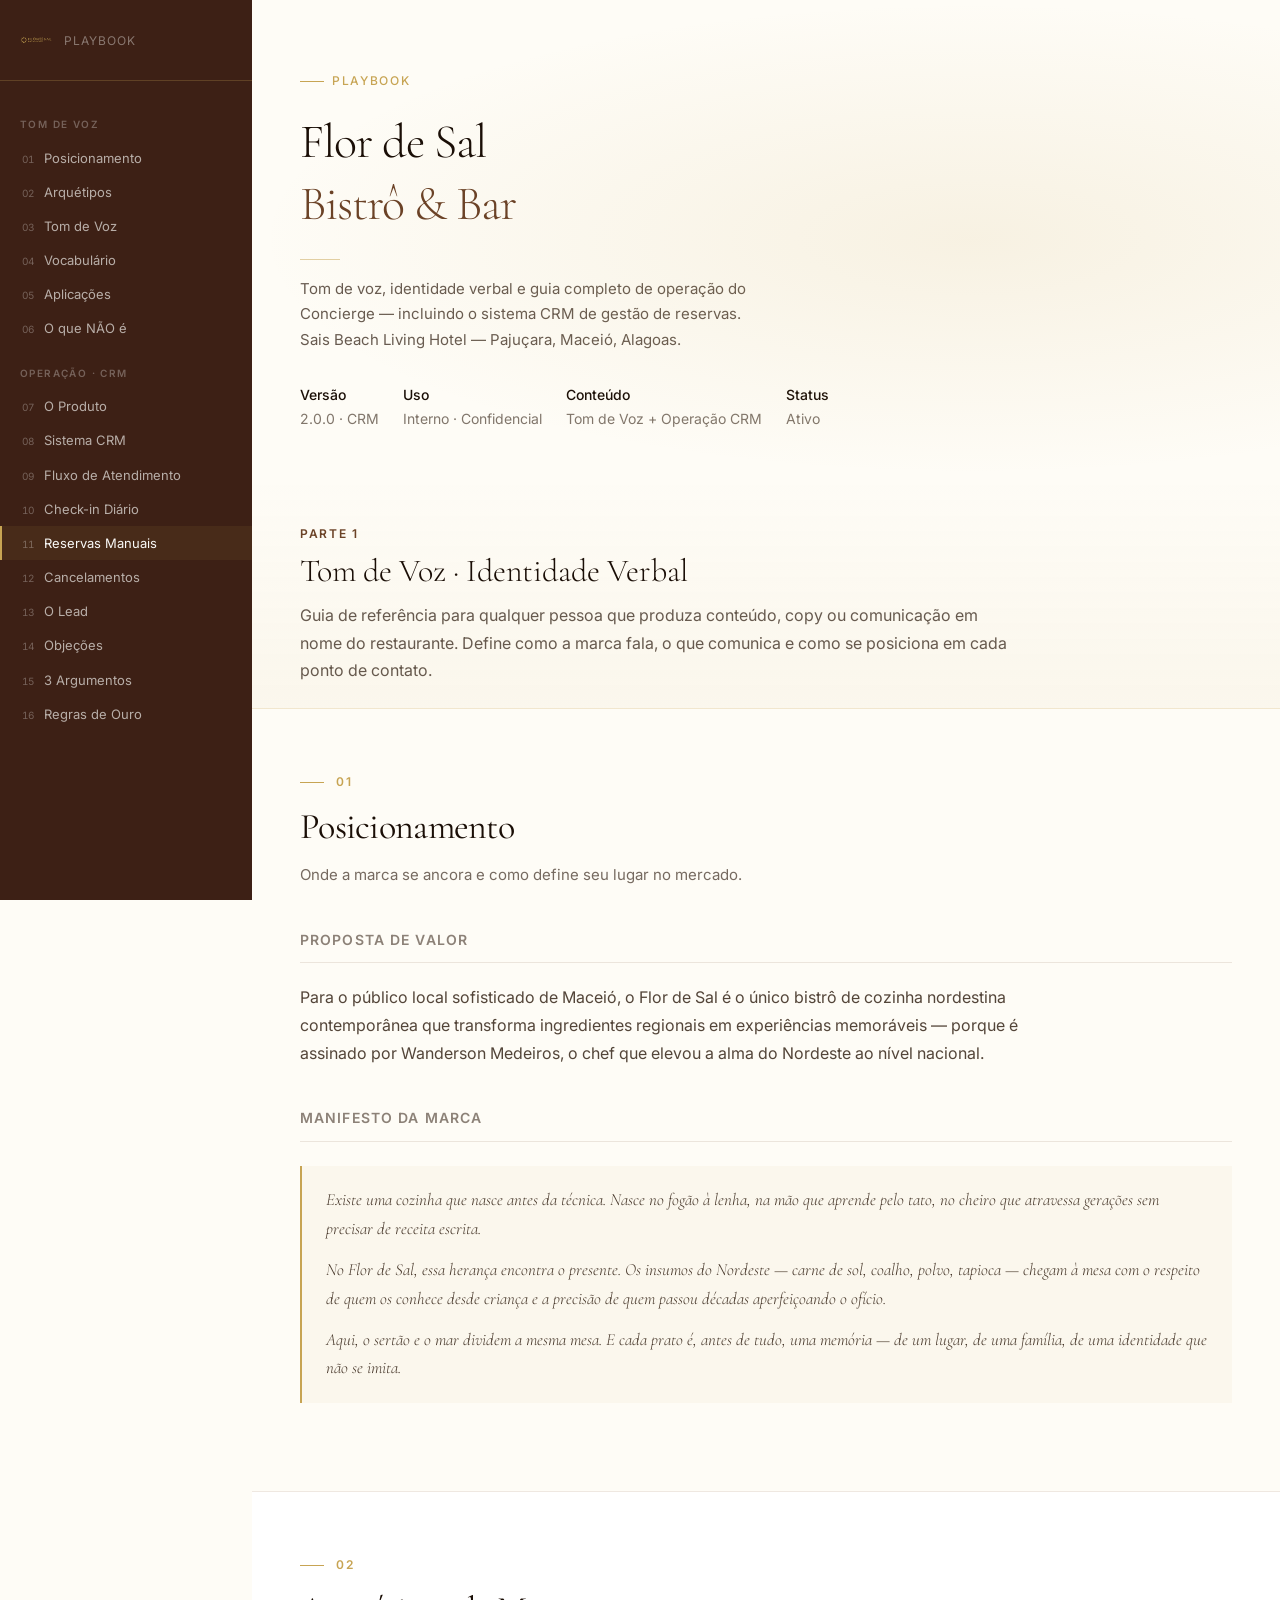
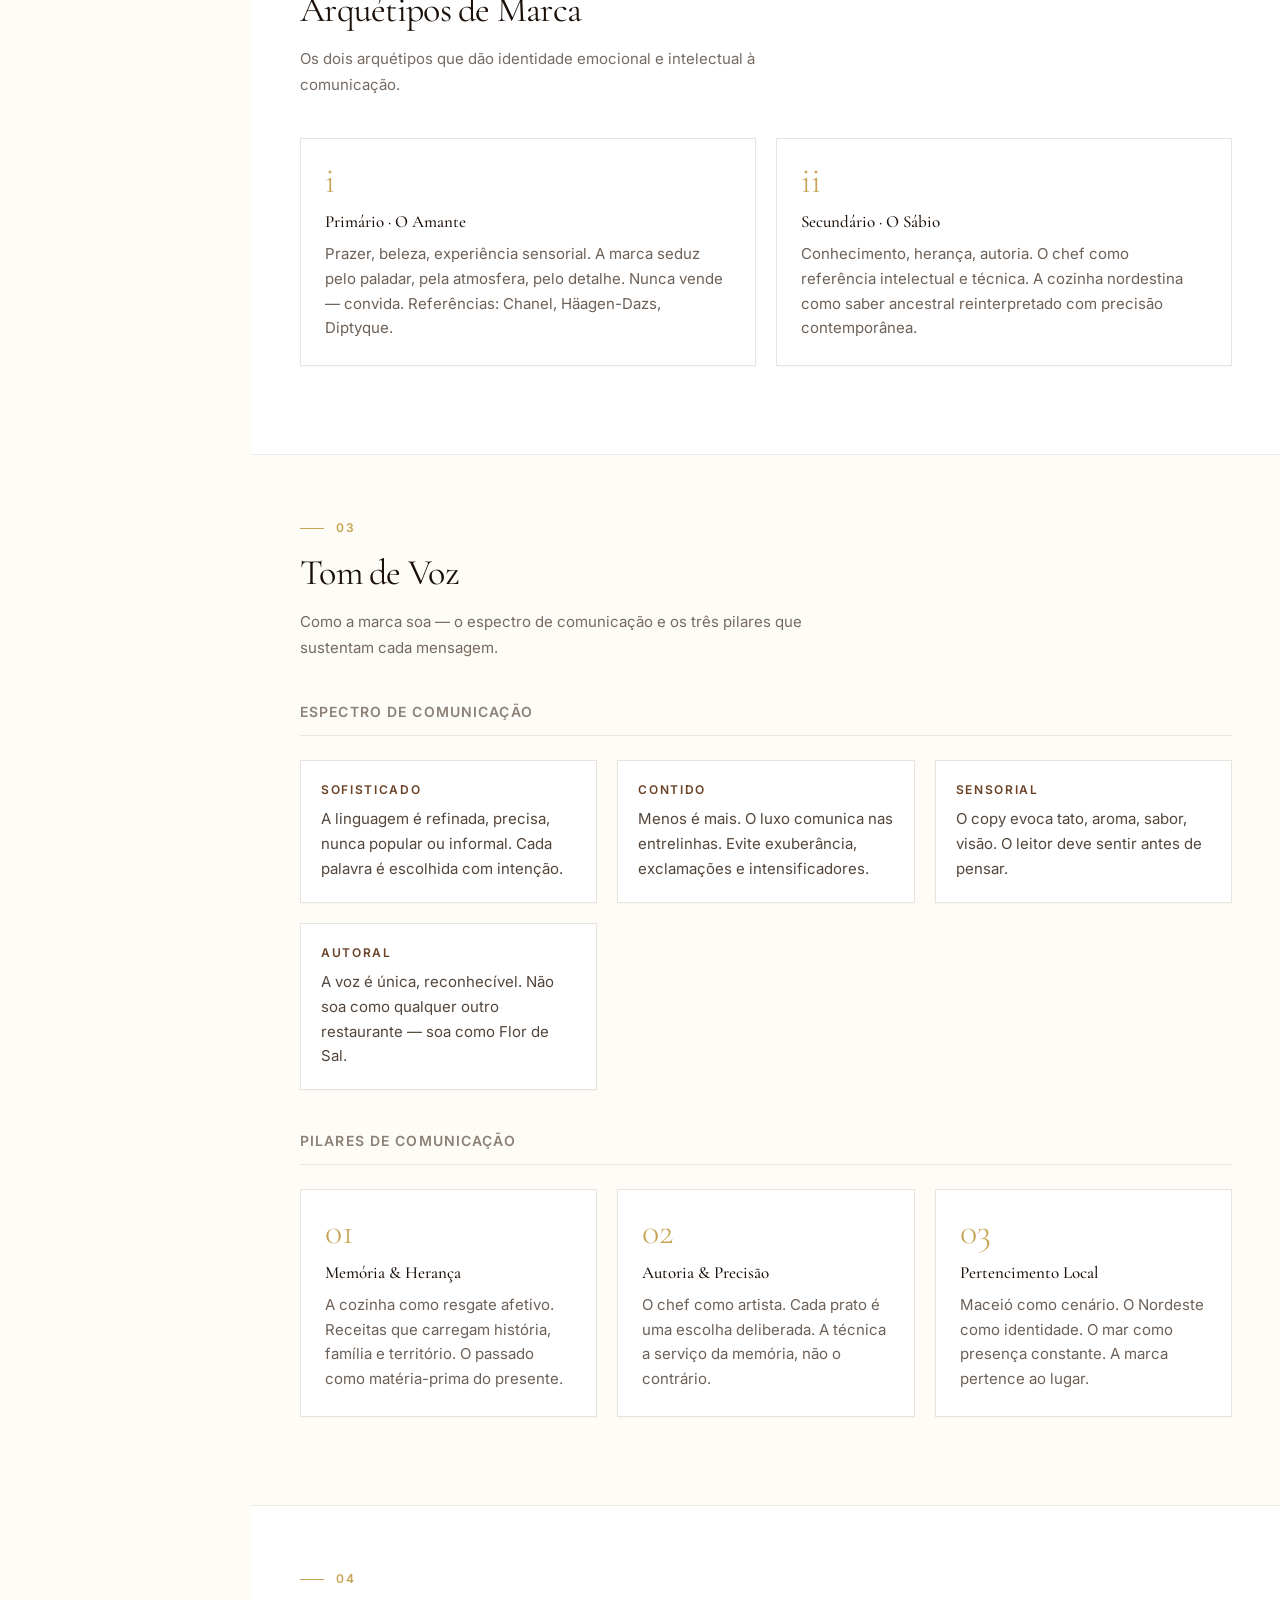
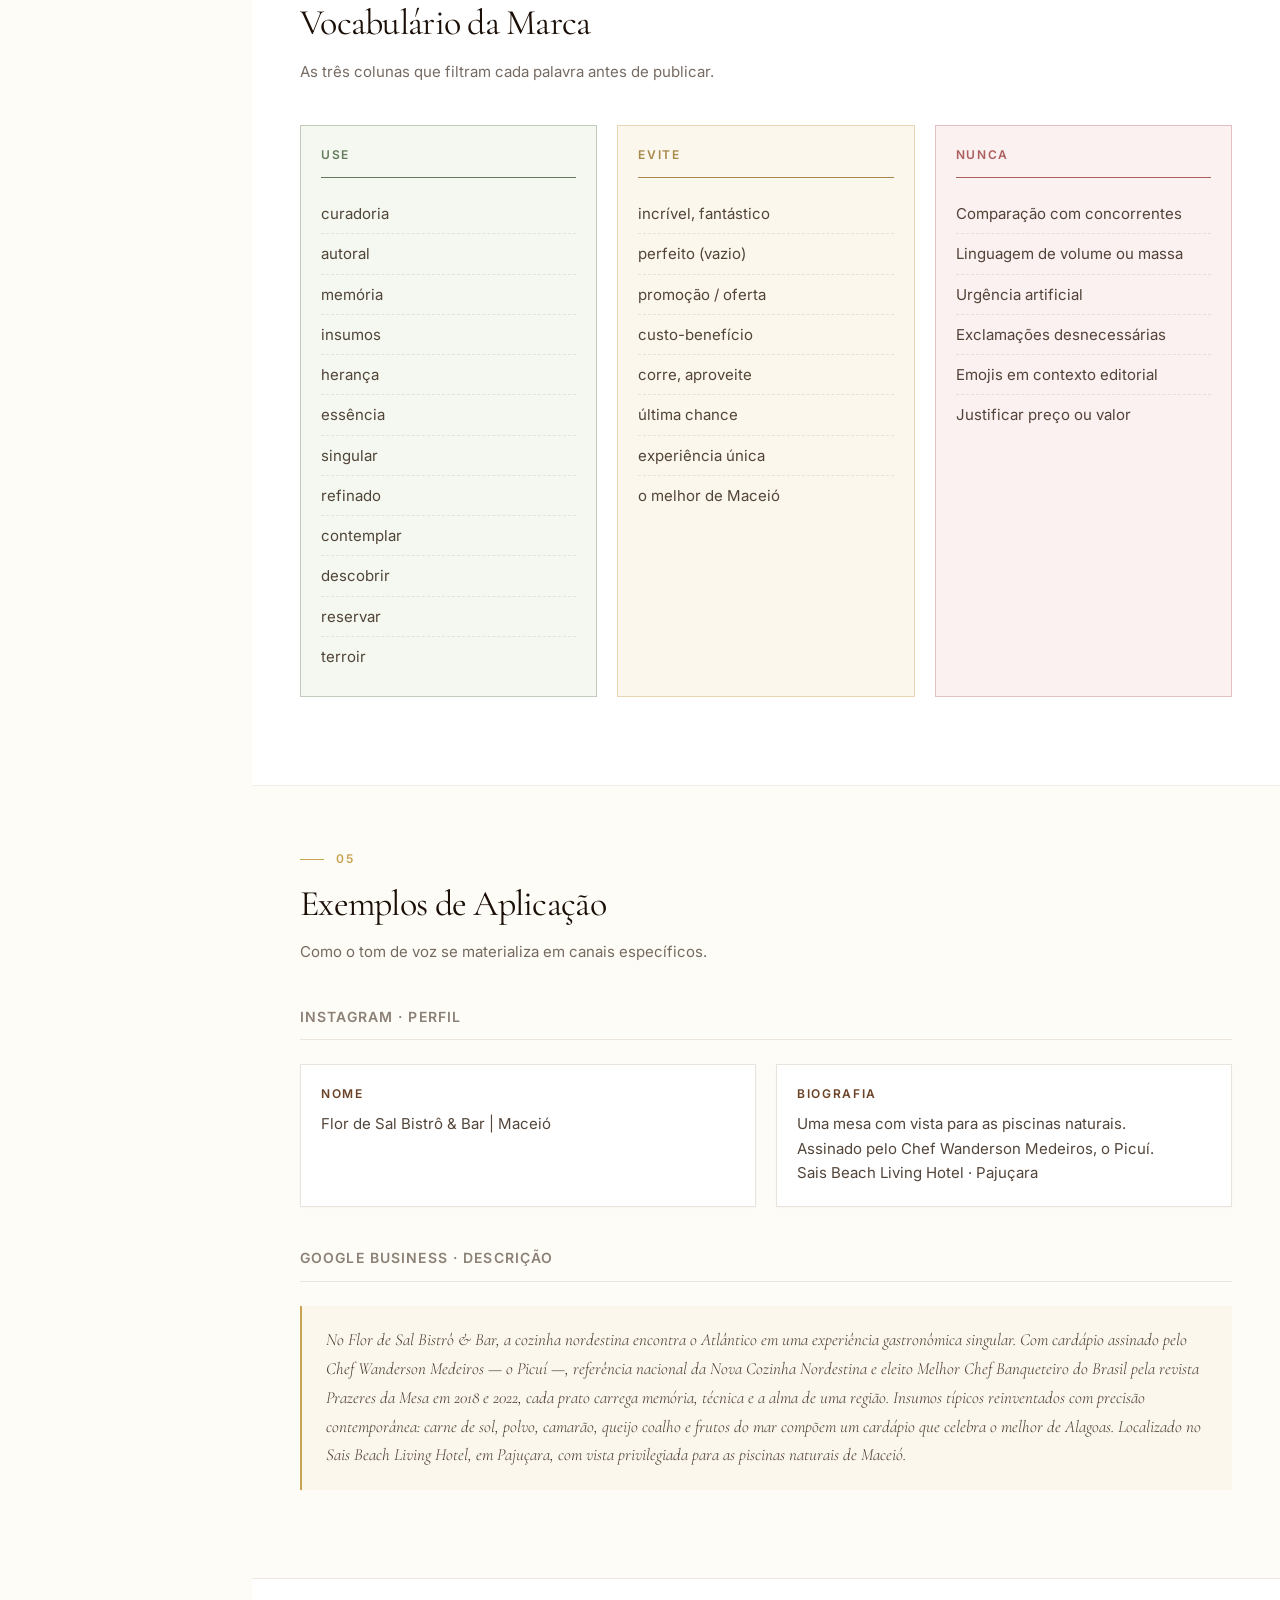
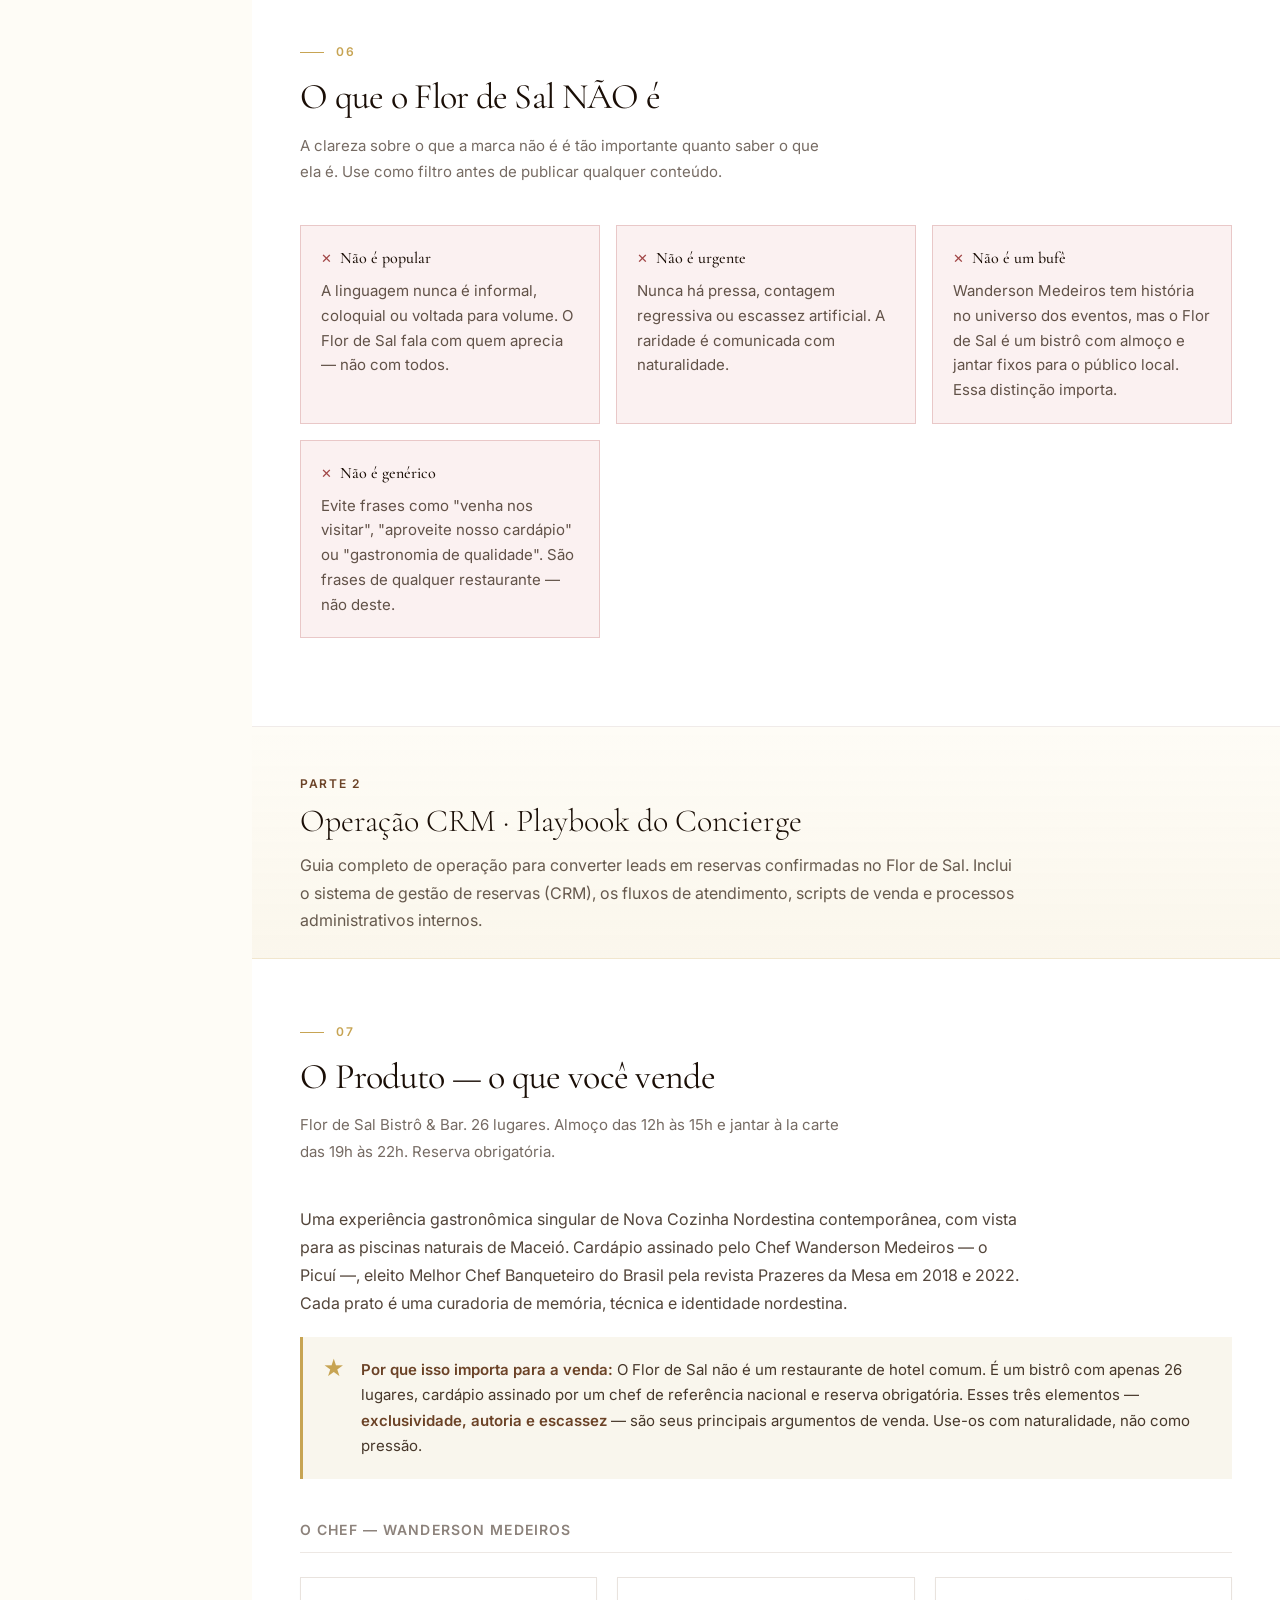
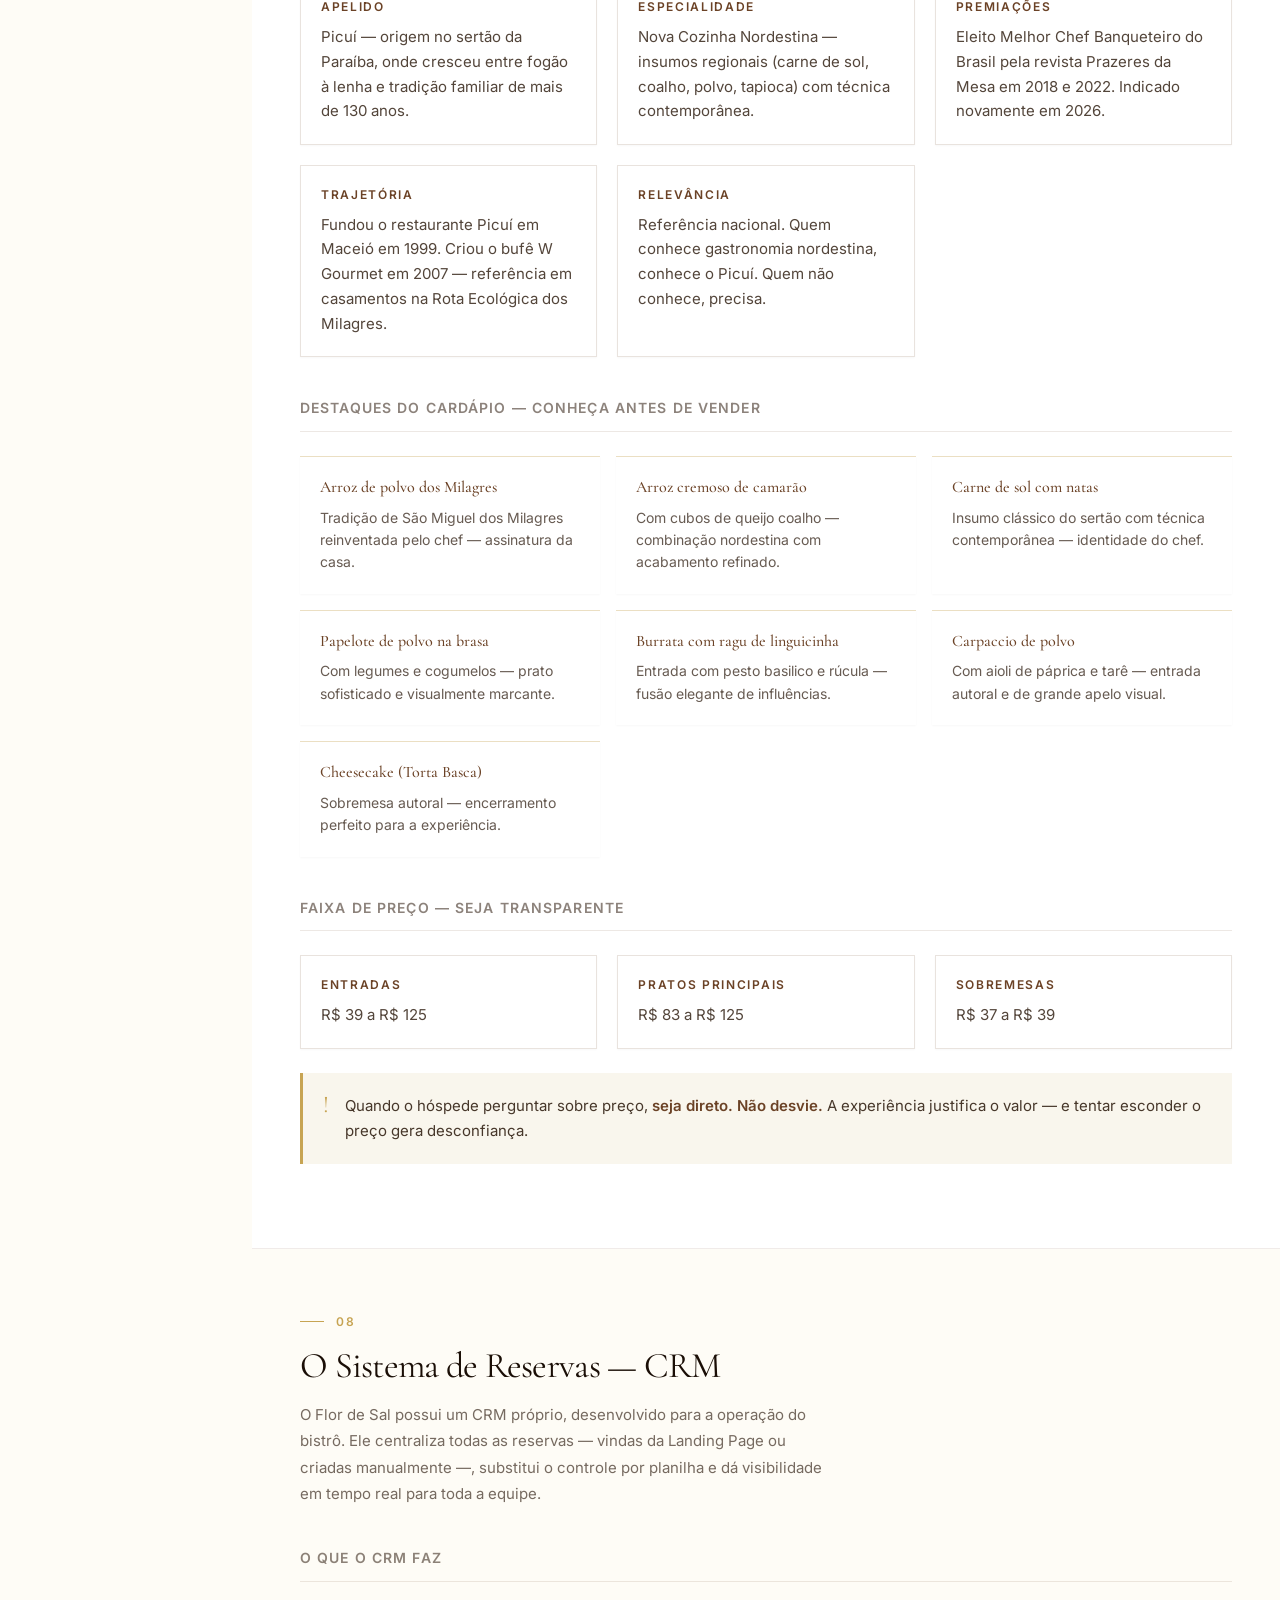
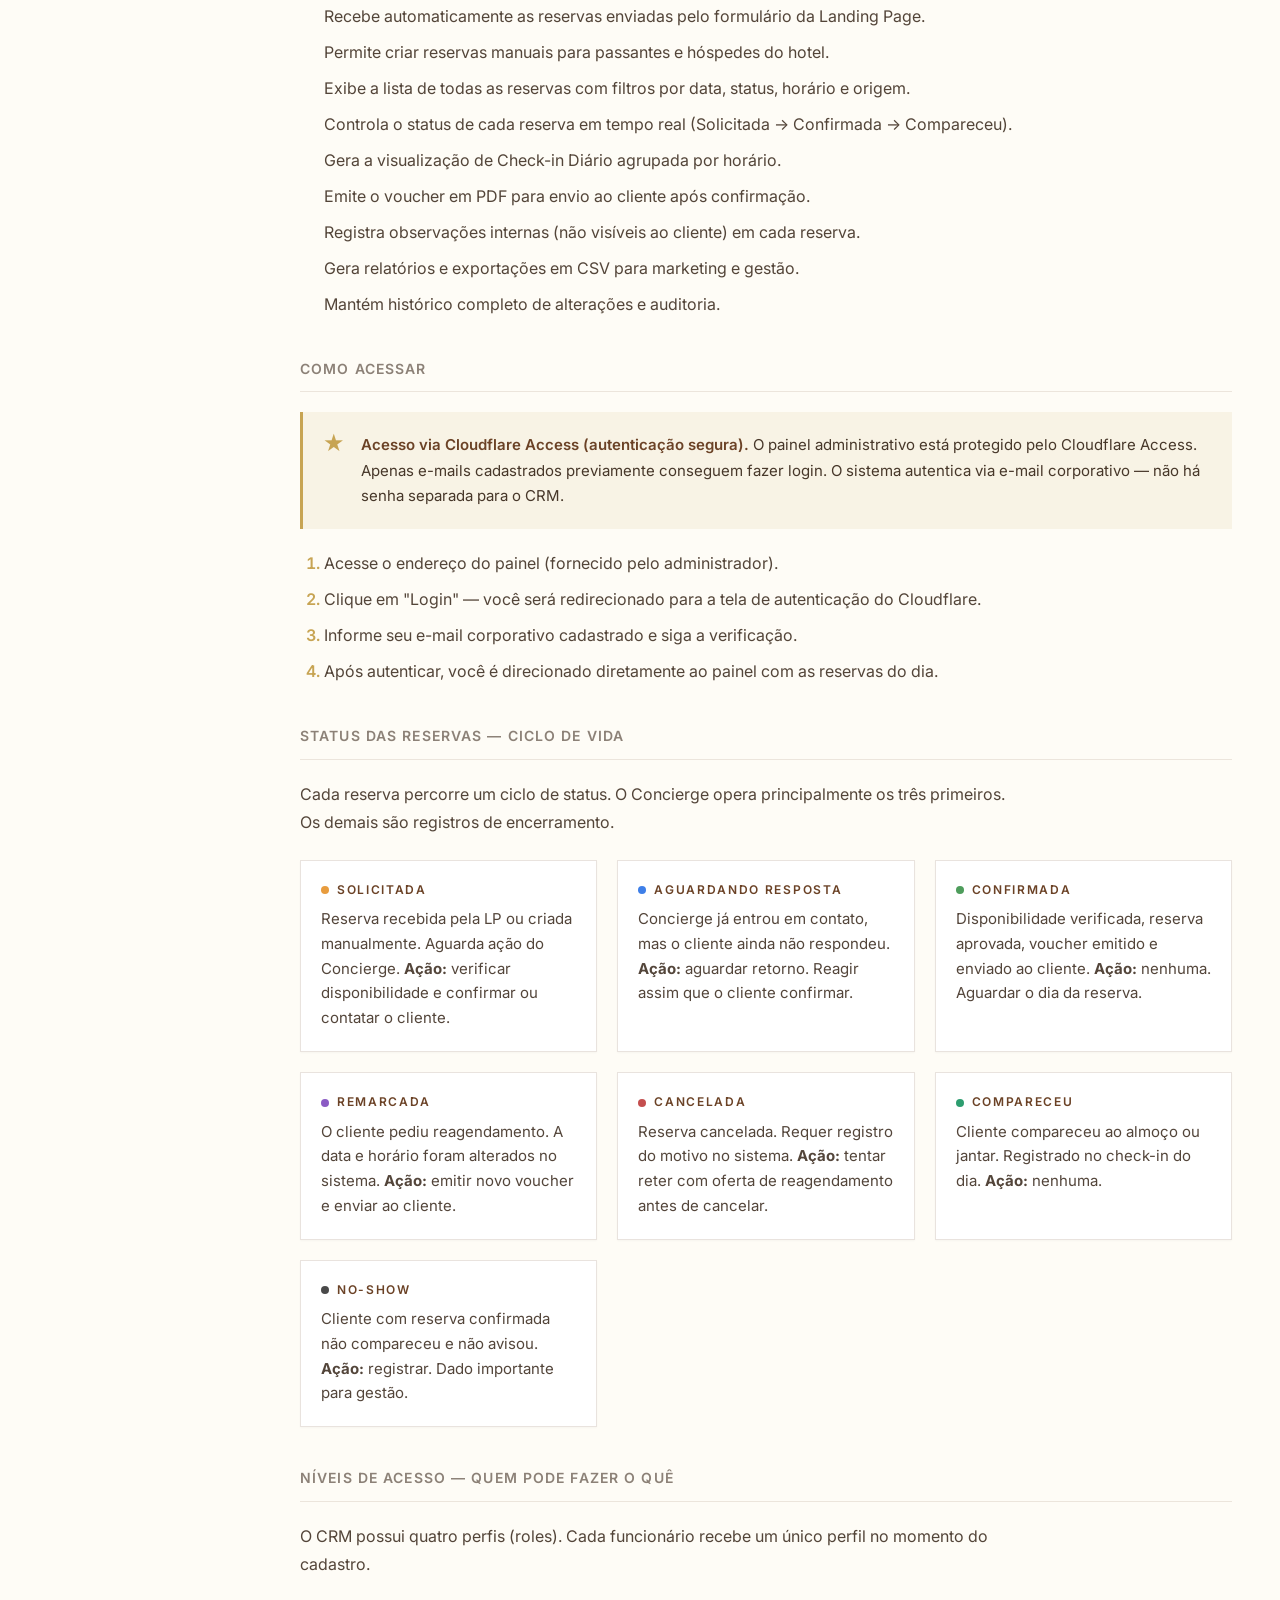
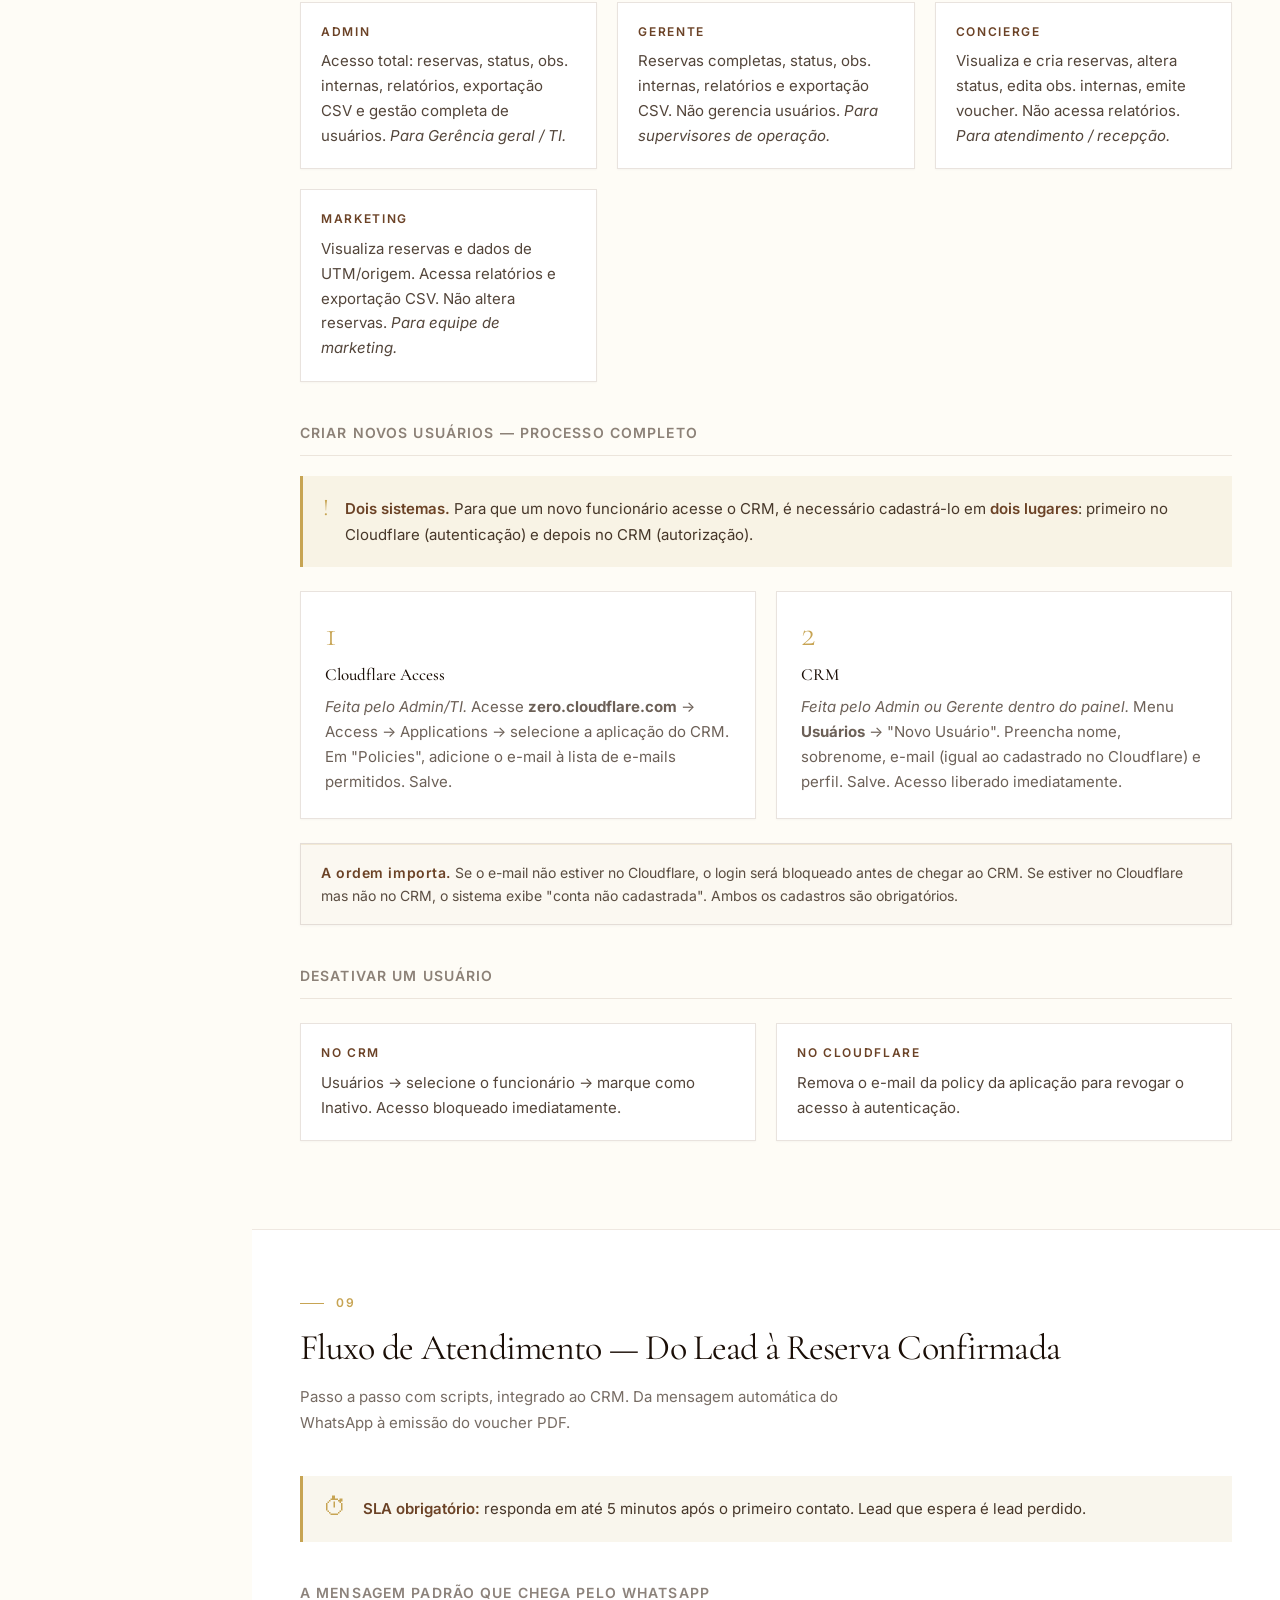
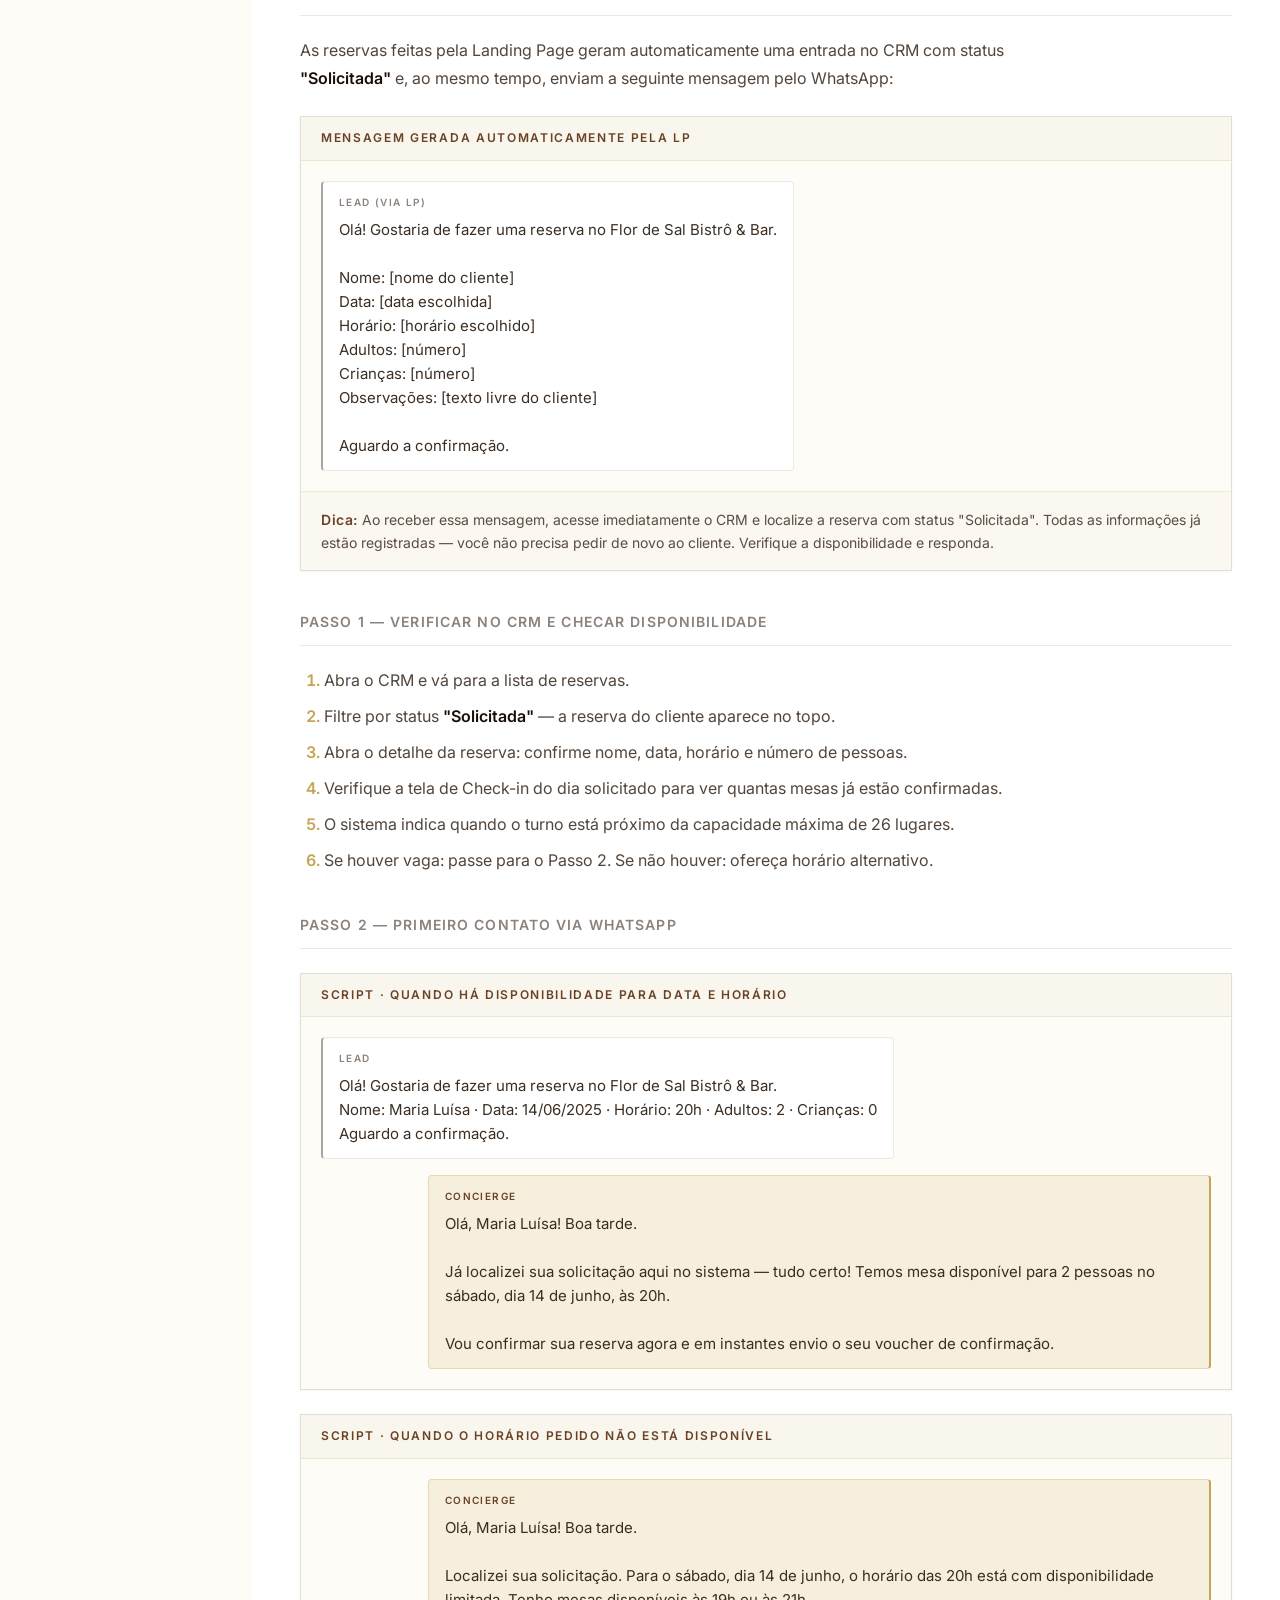
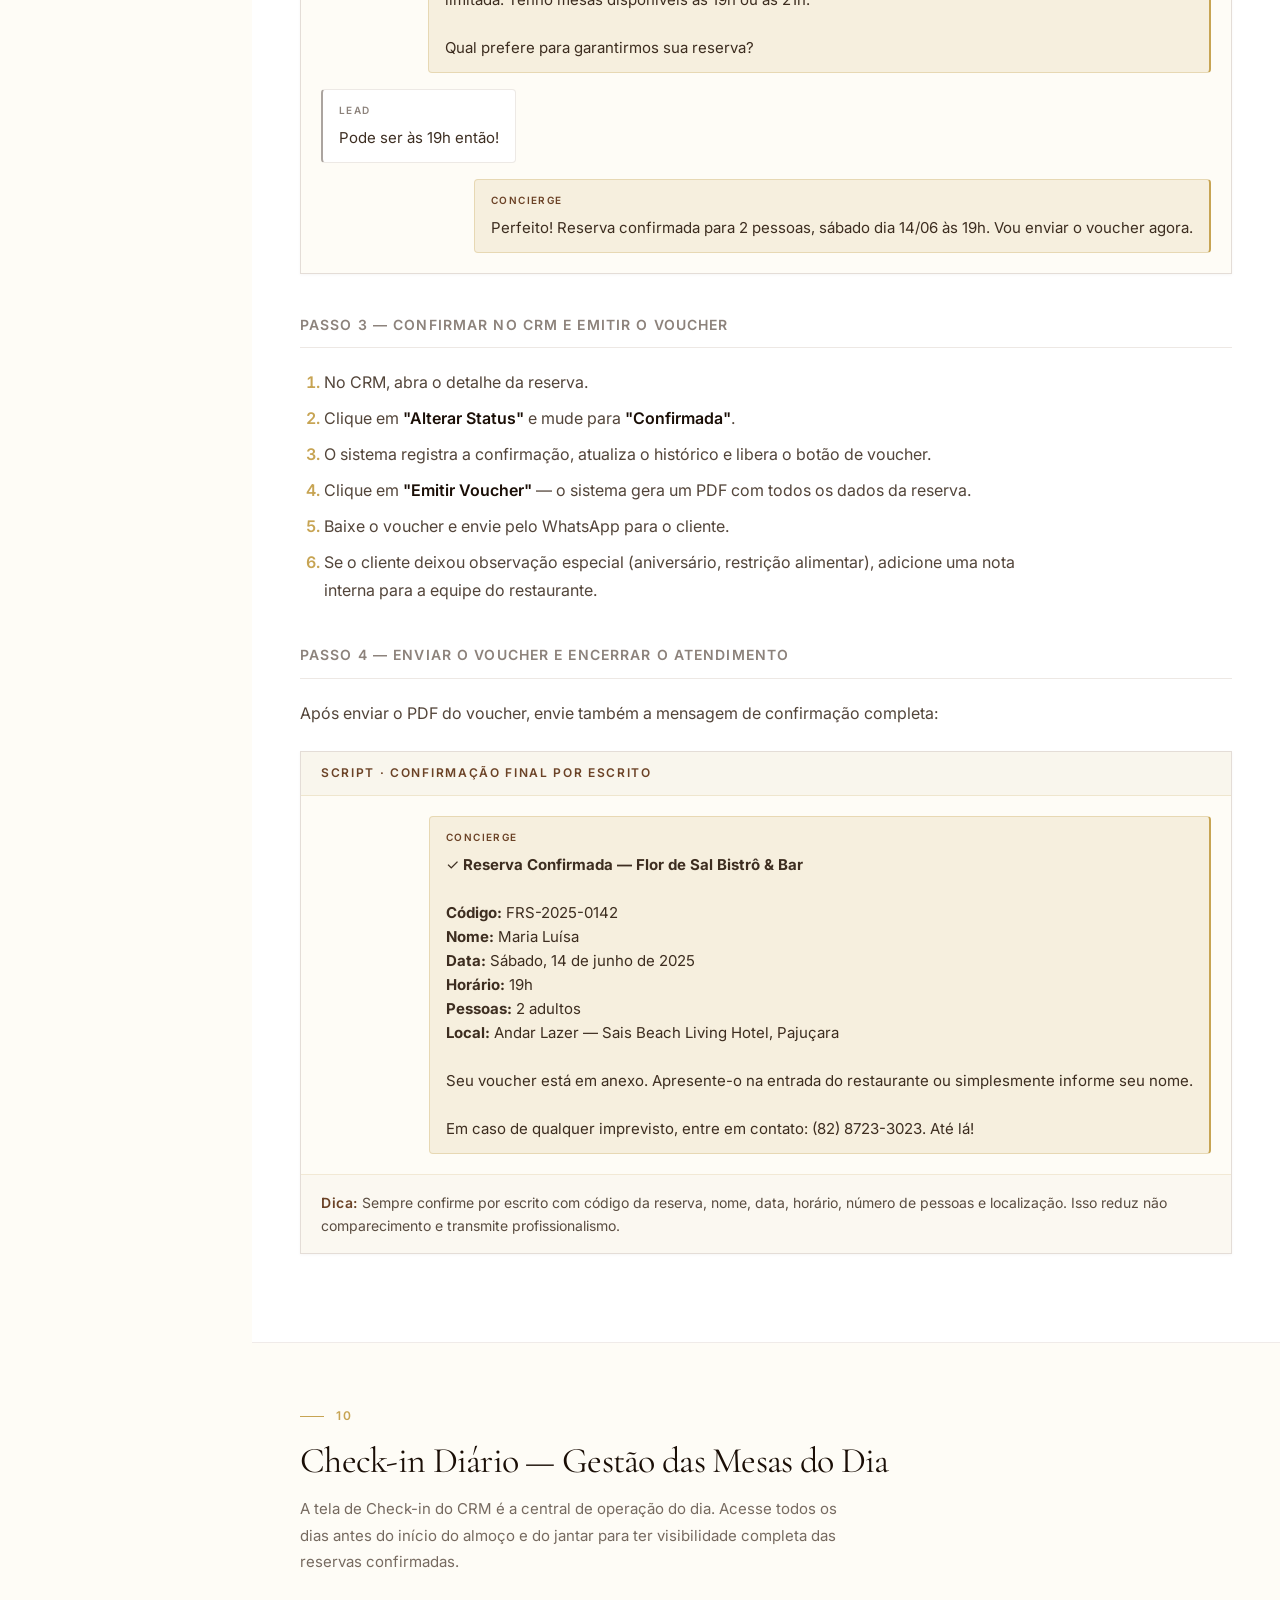
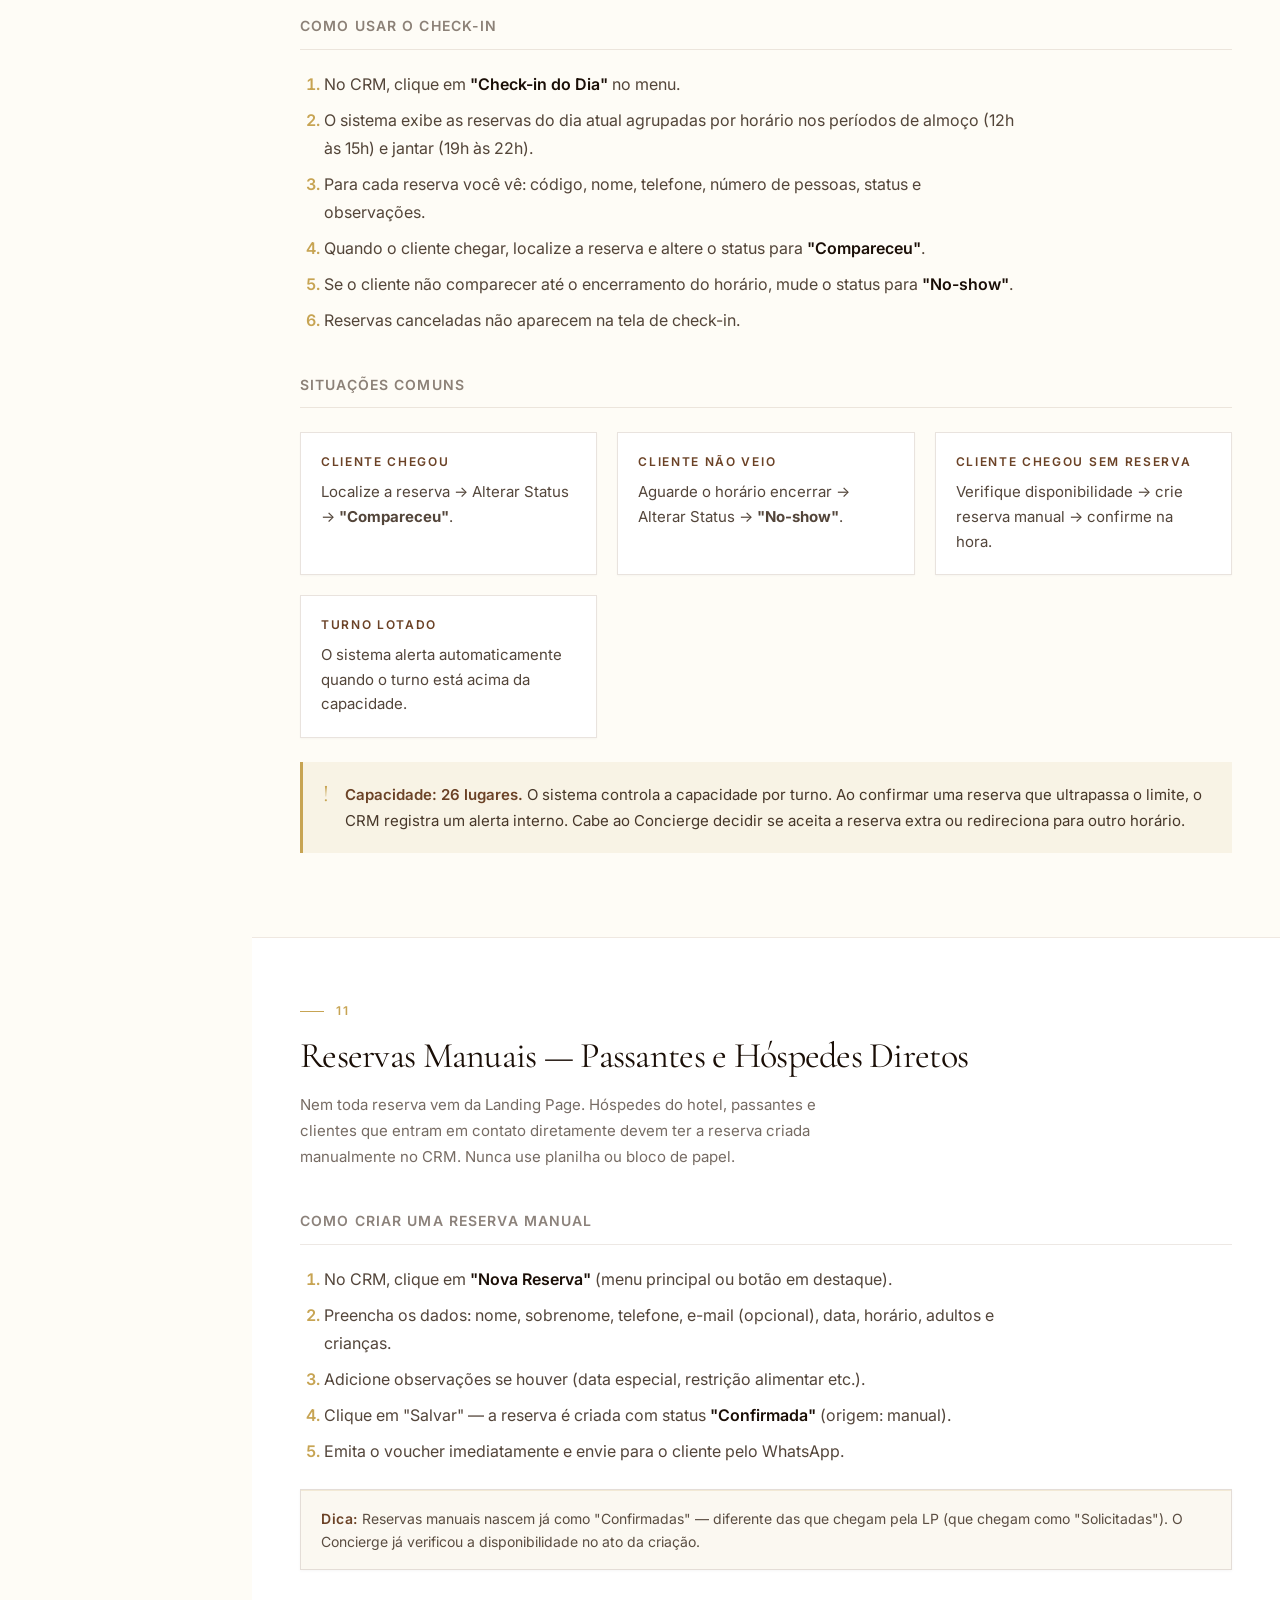
<file: Projeto Website/playbook/index.html>
<!DOCTYPE html>
<html lang="pt-BR">
<head>
  <meta charset="UTF-8" />
  <meta name="viewport" content="width=device-width, initial-scale=1.0" />
  <meta name="robots" content="noindex, nofollow" />
  <title>Playbook — Flor de Sal Bistrô & Bar</title>
  <link rel="icon" type="image/svg+xml" href="/Identidade%20Visual/SVG/Logotipo_Icone_Dourado.svg" />
  <link rel="preconnect" href="https://fonts.googleapis.com" />
  <link rel="preconnect" href="https://fonts.gstatic.com" crossorigin />
  <link href="https://fonts.googleapis.com/css2?family=Cormorant+Garamond:ital,wght@0,300;0,400;0,500;0,600;1,300;1,400&family=Inter:wght@300;400;500;600&display=swap" rel="stylesheet" />
  <link rel="stylesheet" href="/designsystem/tokens.css" />
  <link rel="stylesheet" href="/designsystem/guide.css" />
  <link rel="stylesheet" href="playbook.css" />
</head>
<body>
<div class="sg-layout">

  <!-- SIDEBAR -->
  <aside class="sg-sidebar">
    <div class="sg-sidebar__brand">
      <img class="sg-sidebar__logo"
           src="/Identidade%20Visual/SVG/Logotipo_Flor%20de%20Sal%20-%20Dourado_Completa.svg"
           alt="Flor de Sal"
           onerror="this.style.display='none'" />
      <div class="sg-sidebar__subtitle">Playbook</div>
    </div>

    <nav class="sg-nav">
      <div class="sg-nav__group-label">Tom de Voz</div>
      <a class="sg-nav__item" href="#posicionamento"><span class="num">01</span>Posicionamento</a>
      <a class="sg-nav__item" href="#arquetipos"><span class="num">02</span>Arquétipos</a>
      <a class="sg-nav__item" href="#tom"><span class="num">03</span>Tom de Voz</a>
      <a class="sg-nav__item" href="#vocabulario"><span class="num">04</span>Vocabulário</a>
      <a class="sg-nav__item" href="#aplicacoes"><span class="num">05</span>Aplicações</a>
      <a class="sg-nav__item" href="#nao-e"><span class="num">06</span>O que NÃO é</a>

      <div class="sg-nav__group-label">Operação · CRM</div>
      <a class="sg-nav__item" href="#produto"><span class="num">07</span>O Produto</a>
      <a class="sg-nav__item" href="#crm"><span class="num">08</span>Sistema CRM</a>
      <a class="sg-nav__item" href="#fluxo"><span class="num">09</span>Fluxo de Atendimento</a>
      <a class="sg-nav__item" href="#checkin"><span class="num">10</span>Check-in Diário</a>
      <a class="sg-nav__item" href="#manuais"><span class="num">11</span>Reservas Manuais</a>
      <a class="sg-nav__item" href="#cancelamentos"><span class="num">12</span>Cancelamentos</a>
      <a class="sg-nav__item" href="#lead"><span class="num">13</span>O Lead</a>
      <a class="sg-nav__item" href="#objecoes"><span class="num">14</span>Objeções</a>
      <a class="sg-nav__item" href="#argumentos"><span class="num">15</span>3 Argumentos</a>
      <a class="sg-nav__item" href="#regras"><span class="num">16</span>Regras de Ouro</a>
    </nav>
  </aside>

  <!-- MOBILE TOGGLE -->
  <button class="sg-mobile-toggle" aria-label="Abrir menu">
    <svg width="20" height="20" viewBox="0 0 24 24" fill="none" stroke="currentColor" stroke-width="1.5">
      <path d="M3 12h18M3 6h18M3 18h18"/>
    </svg>
  </button>

  <!-- MAIN -->
  <main class="sg-main">

    <!-- HEADER -->
    <header class="sg-header">
      <div class="sg-header__badge">Playbook</div>
      <h1>Flor de Sal<br><em>Bistrô & Bar</em></h1>
      <p class="sg-header__desc">
        Tom de voz, identidade verbal e guia completo de operação do Concierge — incluindo o sistema CRM de gestão de reservas. Sais Beach Living Hotel — Pajuçara, Maceió, Alagoas.
      </p>
      <div class="sg-header__meta">
        <div class="sg-header__meta-item"><strong>Versão</strong>2.0.0 · CRM</div>
        <div class="sg-header__meta-item"><strong>Uso</strong>Interno · Confidencial</div>
        <div class="sg-header__meta-item"><strong>Conteúdo</strong>Tom de Voz + Operação CRM</div>
        <div class="sg-header__meta-item"><strong>Status</strong>Ativo</div>
      </div>
    </header>

    <!-- ══════════════════════════════════════════════════ -->
    <!-- GRUPO: TOM DE VOZ                                  -->
    <!-- ══════════════════════════════════════════════════ -->
    <div class="pb-group-divider">
      <div class="pb-group-divider__label">Parte 1</div>
      <h2 class="pb-group-divider__title">Tom de Voz · Identidade Verbal</h2>
      <p class="pb-group-divider__desc">
        Guia de referência para qualquer pessoa que produza conteúdo, copy ou comunicação em nome do restaurante. Define como a marca fala, o que comunica e como se posiciona em cada ponto de contato.
      </p>
    </div>

    <!-- ══ 01 POSICIONAMENTO ═══════════════════════════ -->
    <section class="sg-section" id="posicionamento">
      <div class="sg-section__header">
        <span class="sg-section__num">01</span>
        <h2 class="sg-section__title">Posicionamento</h2>
        <p class="sg-section__desc">Onde a marca se ancora e como define seu lugar no mercado.</p>
      </div>

      <div class="sg-subsection">
        <h3 class="sg-subsection__title">Proposta de Valor</h3>
        <div class="pb-prose">
          <p>Para o público local sofisticado de Maceió, o Flor de Sal é o único bistrô de cozinha nordestina contemporânea que transforma ingredientes regionais em experiências memoráveis — porque é assinado por Wanderson Medeiros, o chef que elevou a alma do Nordeste ao nível nacional.</p>
        </div>
      </div>

      <div class="sg-subsection">
        <h3 class="sg-subsection__title">Manifesto da Marca</h3>
        <blockquote class="pb-quote">
          <p>Existe uma cozinha que nasce antes da técnica. Nasce no fogão à lenha, na mão que aprende pelo tato, no cheiro que atravessa gerações sem precisar de receita escrita.</p>
          <p>No Flor de Sal, essa herança encontra o presente. Os insumos do Nordeste — carne de sol, coalho, polvo, tapioca — chegam à mesa com o respeito de quem os conhece desde criança e a precisão de quem passou décadas aperfeiçoando o ofício.</p>
          <p>Aqui, o sertão e o mar dividem a mesma mesa. E cada prato é, antes de tudo, uma memória — de um lugar, de uma família, de uma identidade que não se imita.</p>
        </blockquote>
      </div>
    </section>

    <!-- ══ 02 ARQUÉTIPOS ═══════════════════════════════ -->
    <section class="sg-section" id="arquetipos">
      <div class="sg-section__header">
        <span class="sg-section__num">02</span>
        <h2 class="sg-section__title">Arquétipos de Marca</h2>
        <p class="sg-section__desc">Os dois arquétipos que dão identidade emocional e intelectual à comunicação.</p>
      </div>

      <div class="pb-pillars">
        <div class="pb-pillar">
          <span class="pb-pillar__num">i</span>
          <h4 class="pb-pillar__title">Primário · O Amante</h4>
          <p class="pb-pillar__desc">Prazer, beleza, experiência sensorial. A marca seduz pelo paladar, pela atmosfera, pelo detalhe. Nunca vende — convida. Referências: Chanel, Häagen-Dazs, Diptyque.</p>
        </div>
        <div class="pb-pillar">
          <span class="pb-pillar__num">ii</span>
          <h4 class="pb-pillar__title">Secundário · O Sábio</h4>
          <p class="pb-pillar__desc">Conhecimento, herança, autoria. O chef como referência intelectual e técnica. A cozinha nordestina como saber ancestral reinterpretado com precisão contemporânea.</p>
        </div>
      </div>
    </section>

    <!-- ══ 03 TOM DE VOZ ══════════════════════════════ -->
    <section class="sg-section" id="tom">
      <div class="sg-section__header">
        <span class="sg-section__num">03</span>
        <h2 class="sg-section__title">Tom de Voz</h2>
        <p class="sg-section__desc">Como a marca soa — o espectro de comunicação e os três pilares que sustentam cada mensagem.</p>
      </div>

      <div class="sg-subsection">
        <h3 class="sg-subsection__title">Espectro de Comunicação</h3>
        <div class="pb-keyvals">
          <div class="pb-keyval">
            <dt>Sofisticado</dt>
            <dd>A linguagem é refinada, precisa, nunca popular ou informal. Cada palavra é escolhida com intenção.</dd>
          </div>
          <div class="pb-keyval">
            <dt>Contido</dt>
            <dd>Menos é mais. O luxo comunica nas entrelinhas. Evite exuberância, exclamações e intensificadores.</dd>
          </div>
          <div class="pb-keyval">
            <dt>Sensorial</dt>
            <dd>O copy evoca tato, aroma, sabor, visão. O leitor deve sentir antes de pensar.</dd>
          </div>
          <div class="pb-keyval">
            <dt>Autoral</dt>
            <dd>A voz é única, reconhecível. Não soa como qualquer outro restaurante — soa como Flor de Sal.</dd>
          </div>
        </div>
      </div>

      <div class="sg-subsection">
        <h3 class="sg-subsection__title">Pilares de Comunicação</h3>
        <div class="pb-pillars">
          <div class="pb-pillar">
            <span class="pb-pillar__num">01</span>
            <h4 class="pb-pillar__title">Memória &amp; Herança</h4>
            <p class="pb-pillar__desc">A cozinha como resgate afetivo. Receitas que carregam história, família e território. O passado como matéria-prima do presente.</p>
          </div>
          <div class="pb-pillar">
            <span class="pb-pillar__num">02</span>
            <h4 class="pb-pillar__title">Autoria &amp; Precisão</h4>
            <p class="pb-pillar__desc">O chef como artista. Cada prato é uma escolha deliberada. A técnica a serviço da memória, não o contrário.</p>
          </div>
          <div class="pb-pillar">
            <span class="pb-pillar__num">03</span>
            <h4 class="pb-pillar__title">Pertencimento Local</h4>
            <p class="pb-pillar__desc">Maceió como cenário. O Nordeste como identidade. O mar como presença constante. A marca pertence ao lugar.</p>
          </div>
        </div>
      </div>
    </section>

    <!-- ══ 04 VOCABULÁRIO ══════════════════════════════ -->
    <section class="sg-section" id="vocabulario">
      <div class="sg-section__header">
        <span class="sg-section__num">04</span>
        <h2 class="sg-section__title">Vocabulário da Marca</h2>
        <p class="sg-section__desc">As três colunas que filtram cada palavra antes de publicar.</p>
      </div>

      <div class="pb-vocab">
        <div class="pb-vocab__col pb-vocab__col--use">
          <div class="pb-vocab__title">Use</div>
          <ul>
            <li>curadoria</li>
            <li>autoral</li>
            <li>memória</li>
            <li>insumos</li>
            <li>herança</li>
            <li>essência</li>
            <li>singular</li>
            <li>refinado</li>
            <li>contemplar</li>
            <li>descobrir</li>
            <li>reservar</li>
            <li>terroir</li>
          </ul>
        </div>
        <div class="pb-vocab__col pb-vocab__col--avoid">
          <div class="pb-vocab__title">Evite</div>
          <ul>
            <li>incrível, fantástico</li>
            <li>perfeito (vazio)</li>
            <li>promoção / oferta</li>
            <li>custo-benefício</li>
            <li>corre, aproveite</li>
            <li>última chance</li>
            <li>experiência única</li>
            <li>o melhor de Maceió</li>
          </ul>
        </div>
        <div class="pb-vocab__col pb-vocab__col--never">
          <div class="pb-vocab__title">Nunca</div>
          <ul>
            <li>Comparação com concorrentes</li>
            <li>Linguagem de volume ou massa</li>
            <li>Urgência artificial</li>
            <li>Exclamações desnecessárias</li>
            <li>Emojis em contexto editorial</li>
            <li>Justificar preço ou valor</li>
          </ul>
        </div>
      </div>
    </section>

    <!-- ══ 05 APLICAÇÕES ═══════════════════════════════ -->
    <section class="sg-section" id="aplicacoes">
      <div class="sg-section__header">
        <span class="sg-section__num">05</span>
        <h2 class="sg-section__title">Exemplos de Aplicação</h2>
        <p class="sg-section__desc">Como o tom de voz se materializa em canais específicos.</p>
      </div>

      <div class="sg-subsection">
        <h3 class="sg-subsection__title">Instagram · Perfil</h3>
        <div class="pb-keyvals">
          <div class="pb-keyval">
            <dt>Nome</dt>
            <dd>Flor de Sal Bistrô &amp; Bar | Maceió</dd>
          </div>
          <div class="pb-keyval">
            <dt>Biografia</dt>
            <dd>Uma mesa com vista para as piscinas naturais.<br>Assinado pelo Chef Wanderson Medeiros, o Picuí.<br>Sais Beach Living Hotel · Pajuçara</dd>
          </div>
        </div>
      </div>

      <div class="sg-subsection">
        <h3 class="sg-subsection__title">Google Business · Descrição</h3>
        <blockquote class="pb-quote">
          <p>No Flor de Sal Bistrô &amp; Bar, a cozinha nordestina encontra o Atlântico em uma experiência gastronômica singular. Com cardápio assinado pelo Chef Wanderson Medeiros — o Picuí —, referência nacional da Nova Cozinha Nordestina e eleito Melhor Chef Banqueteiro do Brasil pela revista Prazeres da Mesa em 2018 e 2022, cada prato carrega memória, técnica e a alma de uma região. Insumos típicos reinventados com precisão contemporânea: carne de sol, polvo, camarão, queijo coalho e frutos do mar compõem um cardápio que celebra o melhor de Alagoas. Localizado no Sais Beach Living Hotel, em Pajuçara, com vista privilegiada para as piscinas naturais de Maceió.</p>
        </blockquote>
      </div>
    </section>

    <!-- ══ 06 O QUE NÃO É ══════════════════════════════ -->
    <section class="sg-section" id="nao-e">
      <div class="sg-section__header">
        <span class="sg-section__num">06</span>
        <h2 class="sg-section__title">O que o Flor de Sal NÃO é</h2>
        <p class="sg-section__desc">A clareza sobre o que a marca não é é tão importante quanto saber o que ela é. Use como filtro antes de publicar qualquer conteúdo.</p>
      </div>

      <div class="pb-notis">
        <div class="pb-noti">
          <div class="pb-noti__title">Não é popular</div>
          <p class="pb-noti__desc">A linguagem nunca é informal, coloquial ou voltada para volume. O Flor de Sal fala com quem aprecia — não com todos.</p>
        </div>
        <div class="pb-noti">
          <div class="pb-noti__title">Não é urgente</div>
          <p class="pb-noti__desc">Nunca há pressa, contagem regressiva ou escassez artificial. A raridade é comunicada com naturalidade.</p>
        </div>
        <div class="pb-noti">
          <div class="pb-noti__title">Não é um bufê</div>
          <p class="pb-noti__desc">Wanderson Medeiros tem história no universo dos eventos, mas o Flor de Sal é um bistrô com almoço e jantar fixos para o público local. Essa distinção importa.</p>
        </div>
        <div class="pb-noti">
          <div class="pb-noti__title">Não é genérico</div>
          <p class="pb-noti__desc">Evite frases como "venha nos visitar", "aproveite nosso cardápio" ou "gastronomia de qualidade". São frases de qualquer restaurante — não deste.</p>
        </div>
      </div>
    </section>


    <!-- ══════════════════════════════════════════════════ -->
    <!-- GRUPO: PLAYBOOK · JANTAR                           -->
    <!-- ══════════════════════════════════════════════════ -->
    <div class="pb-group-divider">
      <div class="pb-group-divider__label">Parte 2</div>
      <h2 class="pb-group-divider__title">Operação CRM · Playbook do Concierge</h2>
      <p class="pb-group-divider__desc">
        Guia completo de operação para converter leads em reservas confirmadas no Flor de Sal. Inclui o sistema de gestão de reservas (CRM), os fluxos de atendimento, scripts de venda e processos administrativos internos.
      </p>
    </div>

    <!-- ══ 07 O PRODUTO ═══════════════════════════════ -->
    <section class="sg-section" id="produto">
      <div class="sg-section__header">
        <span class="sg-section__num">07</span>
        <h2 class="sg-section__title">O Produto — o que você vende</h2>
        <p class="sg-section__desc">Flor de Sal Bistrô &amp; Bar. 26 lugares. Almoço das 12h às 15h e jantar à la carte das 19h às 22h. Reserva obrigatória.</p>
      </div>

      <div class="sg-subsection">
        <div class="pb-prose">
          <p>Uma experiência gastronômica singular de Nova Cozinha Nordestina contemporânea, com vista para as piscinas naturais de Maceió. Cardápio assinado pelo Chef Wanderson Medeiros — o Picuí —, eleito Melhor Chef Banqueteiro do Brasil pela revista Prazeres da Mesa em 2018 e 2022. Cada prato é uma curadoria de memória, técnica e identidade nordestina.</p>
        </div>

        <div class="pb-callout">
          <div class="pb-callout__icon">★</div>
          <div class="pb-callout__body">
            <strong>Por que isso importa para a venda:</strong> O Flor de Sal não é um restaurante de hotel comum. É um bistrô com apenas 26 lugares, cardápio assinado por um chef de referência nacional e reserva obrigatória. Esses três elementos — <strong>exclusividade, autoria e escassez</strong> — são seus principais argumentos de venda. Use-os com naturalidade, não como pressão.
          </div>
        </div>
      </div>

      <div class="sg-subsection">
        <h3 class="sg-subsection__title">O Chef — Wanderson Medeiros</h3>
        <div class="pb-keyvals">
          <div class="pb-keyval">
            <dt>Apelido</dt>
            <dd>Picuí — origem no sertão da Paraíba, onde cresceu entre fogão à lenha e tradição familiar de mais de 130 anos.</dd>
          </div>
          <div class="pb-keyval">
            <dt>Especialidade</dt>
            <dd>Nova Cozinha Nordestina — insumos regionais (carne de sol, coalho, polvo, tapioca) com técnica contemporânea.</dd>
          </div>
          <div class="pb-keyval">
            <dt>Premiações</dt>
            <dd>Eleito Melhor Chef Banqueteiro do Brasil pela revista Prazeres da Mesa em 2018 e 2022. Indicado novamente em 2026.</dd>
          </div>
          <div class="pb-keyval">
            <dt>Trajetória</dt>
            <dd>Fundou o restaurante Picuí em Maceió em 1999. Criou o bufê W Gourmet em 2007 — referência em casamentos na Rota Ecológica dos Milagres.</dd>
          </div>
          <div class="pb-keyval">
            <dt>Relevância</dt>
            <dd>Referência nacional. Quem conhece gastronomia nordestina, conhece o Picuí. Quem não conhece, precisa.</dd>
          </div>
        </div>
      </div>

      <div class="sg-subsection">
        <h3 class="sg-subsection__title">Destaques do Cardápio — conheça antes de vender</h3>
        <div class="pb-dishes">
          <div class="pb-dish">
            <div class="pb-dish__name">Arroz de polvo dos Milagres</div>
            <p class="pb-dish__desc">Tradição de São Miguel dos Milagres reinventada pelo chef — assinatura da casa.</p>
          </div>
          <div class="pb-dish">
            <div class="pb-dish__name">Arroz cremoso de camarão</div>
            <p class="pb-dish__desc">Com cubos de queijo coalho — combinação nordestina com acabamento refinado.</p>
          </div>
          <div class="pb-dish">
            <div class="pb-dish__name">Carne de sol com natas</div>
            <p class="pb-dish__desc">Insumo clássico do sertão com técnica contemporânea — identidade do chef.</p>
          </div>
          <div class="pb-dish">
            <div class="pb-dish__name">Papelote de polvo na brasa</div>
            <p class="pb-dish__desc">Com legumes e cogumelos — prato sofisticado e visualmente marcante.</p>
          </div>
          <div class="pb-dish">
            <div class="pb-dish__name">Burrata com ragu de linguicinha</div>
            <p class="pb-dish__desc">Entrada com pesto basilico e rúcula — fusão elegante de influências.</p>
          </div>
          <div class="pb-dish">
            <div class="pb-dish__name">Carpaccio de polvo</div>
            <p class="pb-dish__desc">Com aioli de páprica e tarê — entrada autoral e de grande apelo visual.</p>
          </div>
          <div class="pb-dish">
            <div class="pb-dish__name">Cheesecake (Torta Basca)</div>
            <p class="pb-dish__desc">Sobremesa autoral — encerramento perfeito para a experiência.</p>
          </div>
        </div>
      </div>

      <div class="sg-subsection">
        <h3 class="sg-subsection__title">Faixa de Preço — seja transparente</h3>
        <div class="pb-keyvals">
          <div class="pb-keyval">
            <dt>Entradas</dt>
            <dd>R$ 39 a R$ 125</dd>
          </div>
          <div class="pb-keyval">
            <dt>Pratos principais</dt>
            <dd>R$ 83 a R$ 125</dd>
          </div>
          <div class="pb-keyval">
            <dt>Sobremesas</dt>
            <dd>R$ 37 a R$ 39</dd>
          </div>
        </div>
        <div class="pb-callout">
          <div class="pb-callout__icon">!</div>
          <div class="pb-callout__body">
            Quando o hóspede perguntar sobre preço, <strong>seja direto. Não desvie.</strong> A experiência justifica o valor — e tentar esconder o preço gera desconfiança.
          </div>
        </div>
      </div>
    </section>

    <!-- ══ 08 SISTEMA CRM ════════════════════════════════ -->
    <section class="sg-section" id="crm">
      <div class="sg-section__header">
        <span class="sg-section__num">08</span>
        <h2 class="sg-section__title">O Sistema de Reservas — CRM</h2>
        <p class="sg-section__desc">O Flor de Sal possui um CRM próprio, desenvolvido para a operação do bistrô. Ele centraliza todas as reservas — vindas da Landing Page ou criadas manualmente —, substitui o controle por planilha e dá visibilidade em tempo real para toda a equipe.</p>
      </div>

      <div class="sg-subsection">
        <h3 class="sg-subsection__title">O Que o CRM Faz</h3>
        <div class="pb-prose">
          <ul>
            <li>Recebe automaticamente as reservas enviadas pelo formulário da Landing Page.</li>
            <li>Permite criar reservas manuais para passantes e hóspedes do hotel.</li>
            <li>Exibe a lista de todas as reservas com filtros por data, status, horário e origem.</li>
            <li>Controla o status de cada reserva em tempo real (Solicitada → Confirmada → Compareceu).</li>
            <li>Gera a visualização de Check-in Diário agrupada por horário.</li>
            <li>Emite o voucher em PDF para envio ao cliente após confirmação.</li>
            <li>Registra observações internas (não visíveis ao cliente) em cada reserva.</li>
            <li>Gera relatórios e exportações em CSV para marketing e gestão.</li>
            <li>Mantém histórico completo de alterações e auditoria.</li>
          </ul>
        </div>
      </div>

      <div class="sg-subsection">
        <h3 class="sg-subsection__title">Como Acessar</h3>
        <div class="pb-callout">
          <div class="pb-callout__icon">★</div>
          <div class="pb-callout__body">
            <strong>Acesso via Cloudflare Access (autenticação segura).</strong> O painel administrativo está protegido pelo Cloudflare Access. Apenas e-mails cadastrados previamente conseguem fazer login. O sistema autentica via e-mail corporativo — não há senha separada para o CRM.
          </div>
        </div>
        <div class="pb-prose">
          <ol>
            <li>Acesse o endereço do painel (fornecido pelo administrador).</li>
            <li>Clique em "Login" — você será redirecionado para a tela de autenticação do Cloudflare.</li>
            <li>Informe seu e-mail corporativo cadastrado e siga a verificação.</li>
            <li>Após autenticar, você é direcionado diretamente ao painel com as reservas do dia.</li>
          </ol>
        </div>
      </div>

      <div class="sg-subsection">
        <h3 class="sg-subsection__title">Status das Reservas — Ciclo de Vida</h3>
        <div class="pb-prose">
          <p>Cada reserva percorre um ciclo de status. O Concierge opera principalmente os três primeiros. Os demais são registros de encerramento.</p>
        </div>
        <div class="pb-keyvals">
          <div class="pb-keyval">
            <dt><span class="pb-status-dot" style="background:#E89C3E"></span>Solicitada</dt>
            <dd>Reserva recebida pela LP ou criada manualmente. Aguarda ação do Concierge. <strong>Ação:</strong> verificar disponibilidade e confirmar ou contatar o cliente.</dd>
          </div>
          <div class="pb-keyval">
            <dt><span class="pb-status-dot" style="background:#3E7FE8"></span>Aguardando Resposta</dt>
            <dd>Concierge já entrou em contato, mas o cliente ainda não respondeu. <strong>Ação:</strong> aguardar retorno. Reagir assim que o cliente confirmar.</dd>
          </div>
          <div class="pb-keyval">
            <dt><span class="pb-status-dot" style="background:#4E9D5C"></span>Confirmada</dt>
            <dd>Disponibilidade verificada, reserva aprovada, voucher emitido e enviado ao cliente. <strong>Ação:</strong> nenhuma. Aguardar o dia da reserva.</dd>
          </div>
          <div class="pb-keyval">
            <dt><span class="pb-status-dot" style="background:#8B5BC4"></span>Remarcada</dt>
            <dd>O cliente pediu reagendamento. A data e horário foram alterados no sistema. <strong>Ação:</strong> emitir novo voucher e enviar ao cliente.</dd>
          </div>
          <div class="pb-keyval">
            <dt><span class="pb-status-dot" style="background:#C44E4E"></span>Cancelada</dt>
            <dd>Reserva cancelada. Requer registro do motivo no sistema. <strong>Ação:</strong> tentar reter com oferta de reagendamento antes de cancelar.</dd>
          </div>
          <div class="pb-keyval">
            <dt><span class="pb-status-dot" style="background:#2D9D6F"></span>Compareceu</dt>
            <dd>Cliente compareceu ao almoço ou jantar. Registrado no check-in do dia. <strong>Ação:</strong> nenhuma.</dd>
          </div>
          <div class="pb-keyval">
            <dt><span class="pb-status-dot" style="background:#4A4A4A"></span>No-show</dt>
            <dd>Cliente com reserva confirmada não compareceu e não avisou. <strong>Ação:</strong> registrar. Dado importante para gestão.</dd>
          </div>
        </div>
      </div>

      <div class="sg-subsection">
        <h3 class="sg-subsection__title">Níveis de Acesso — Quem Pode Fazer O Quê</h3>
        <div class="pb-prose">
          <p>O CRM possui quatro perfis (roles). Cada funcionário recebe um único perfil no momento do cadastro.</p>
        </div>
        <div class="pb-keyvals">
          <div class="pb-keyval">
            <dt>Admin</dt>
            <dd>Acesso total: reservas, status, obs. internas, relatórios, exportação CSV e gestão completa de usuários. <em>Para Gerência geral / TI.</em></dd>
          </div>
          <div class="pb-keyval">
            <dt>Gerente</dt>
            <dd>Reservas completas, status, obs. internas, relatórios e exportação CSV. Não gerencia usuários. <em>Para supervisores de operação.</em></dd>
          </div>
          <div class="pb-keyval">
            <dt>Concierge</dt>
            <dd>Visualiza e cria reservas, altera status, edita obs. internas, emite voucher. Não acessa relatórios. <em>Para atendimento / recepção.</em></dd>
          </div>
          <div class="pb-keyval">
            <dt>Marketing</dt>
            <dd>Visualiza reservas e dados de UTM/origem. Acessa relatórios e exportação CSV. Não altera reservas. <em>Para equipe de marketing.</em></dd>
          </div>
        </div>
      </div>

      <div class="sg-subsection">
        <h3 class="sg-subsection__title">Criar Novos Usuários — Processo Completo</h3>
        <div class="pb-callout">
          <div class="pb-callout__icon">!</div>
          <div class="pb-callout__body">
            <strong>Dois sistemas.</strong> Para que um novo funcionário acesse o CRM, é necessário cadastrá-lo em <strong>dois lugares</strong>: primeiro no Cloudflare (autenticação) e depois no CRM (autorização).
          </div>
        </div>

        <div class="pb-pillars">
          <div class="pb-pillar">
            <span class="pb-pillar__num">1</span>
            <h4 class="pb-pillar__title">Cloudflare Access</h4>
            <p class="pb-pillar__desc"><em>Feita pelo Admin/TI.</em> Acesse <strong>zero.cloudflare.com</strong> → Access → Applications → selecione a aplicação do CRM. Em "Policies", adicione o e-mail à lista de e-mails permitidos. Salve.</p>
          </div>
          <div class="pb-pillar">
            <span class="pb-pillar__num">2</span>
            <h4 class="pb-pillar__title">CRM</h4>
            <p class="pb-pillar__desc"><em>Feita pelo Admin ou Gerente dentro do painel.</em> Menu <strong>Usuários</strong> → "Novo Usuário". Preencha nome, sobrenome, e-mail (igual ao cadastrado no Cloudflare) e perfil. Salve. Acesso liberado imediatamente.</p>
          </div>
        </div>

        <div class="pb-script">
          <div class="pb-script__tip">
            <strong>A ordem importa.</strong> Se o e-mail não estiver no Cloudflare, o login será bloqueado antes de chegar ao CRM. Se estiver no Cloudflare mas não no CRM, o sistema exibe "conta não cadastrada". Ambos os cadastros são obrigatórios.
          </div>
        </div>
      </div>

      <div class="sg-subsection">
        <h3 class="sg-subsection__title">Desativar um Usuário</h3>
        <div class="pb-keyvals">
          <div class="pb-keyval">
            <dt>No CRM</dt>
            <dd>Usuários → selecione o funcionário → marque como Inativo. Acesso bloqueado imediatamente.</dd>
          </div>
          <div class="pb-keyval">
            <dt>No Cloudflare</dt>
            <dd>Remova o e-mail da policy da aplicação para revogar o acesso à autenticação.</dd>
          </div>
        </div>
      </div>
    </section>

    <!-- ══ 09 FLUXO DE ATENDIMENTO ════════════════════ -->
    <section class="sg-section" id="fluxo">
      <div class="sg-section__header">
        <span class="sg-section__num">09</span>
        <h2 class="sg-section__title">Fluxo de Atendimento — Do Lead à Reserva Confirmada</h2>
        <p class="sg-section__desc">Passo a passo com scripts, integrado ao CRM. Da mensagem automática do WhatsApp à emissão do voucher PDF.</p>
      </div>

      <div class="pb-callout">
        <div class="pb-callout__icon">⏱</div>
        <div class="pb-callout__body">
          <strong>SLA obrigatório:</strong> responda em até 5 minutos após o primeiro contato. Lead que espera é lead perdido.
        </div>
      </div>

      <div class="sg-subsection">
        <h3 class="sg-subsection__title">A Mensagem Padrão que Chega pelo WhatsApp</h3>
        <div class="pb-prose">
          <p>As reservas feitas pela Landing Page geram automaticamente uma entrada no CRM com status <strong>"Solicitada"</strong> e, ao mesmo tempo, enviam a seguinte mensagem pelo WhatsApp:</p>
        </div>

        <div class="pb-script">
          <div class="pb-script__header">Mensagem gerada automaticamente pela LP</div>
          <div class="pb-script__body">
            <div class="pb-bubble pb-bubble--lead">
              <span class="pb-bubble__author">Lead (via LP)</span>
              <p>Olá! Gostaria de fazer uma reserva no Flor de Sal Bistrô &amp; Bar.<br><br>
              Nome: [nome do cliente]<br>
              Data: [data escolhida]<br>
              Horário: [horário escolhido]<br>
              Adultos: [número]<br>
              Crianças: [número]<br>
              Observações: [texto livre do cliente]<br><br>
              Aguardo a confirmação.</p>
            </div>
          </div>
          <div class="pb-script__tip">
            <strong>Dica:</strong> Ao receber essa mensagem, acesse imediatamente o CRM e localize a reserva com status "Solicitada". Todas as informações já estão registradas — você não precisa pedir de novo ao cliente. Verifique a disponibilidade e responda.
          </div>
        </div>
      </div>

      <div class="sg-subsection">
        <h3 class="sg-subsection__title">Passo 1 — Verificar no CRM e Checar Disponibilidade</h3>
        <div class="pb-prose">
          <ol>
            <li>Abra o CRM e vá para a lista de reservas.</li>
            <li>Filtre por status <strong>"Solicitada"</strong> — a reserva do cliente aparece no topo.</li>
            <li>Abra o detalhe da reserva: confirme nome, data, horário e número de pessoas.</li>
            <li>Verifique a tela de Check-in do dia solicitado para ver quantas mesas já estão confirmadas.</li>
            <li>O sistema indica quando o turno está próximo da capacidade máxima de 26 lugares.</li>
            <li>Se houver vaga: passe para o Passo 2. Se não houver: ofereça horário alternativo.</li>
          </ol>
        </div>
      </div>

      <div class="sg-subsection">
        <h3 class="sg-subsection__title">Passo 2 — Primeiro Contato via WhatsApp</h3>

        <div class="pb-script">
          <div class="pb-script__header">Script · Quando há disponibilidade para data e horário</div>
          <div class="pb-script__body">
            <div class="pb-bubble pb-bubble--lead">
              <span class="pb-bubble__author">Lead</span>
              <p>Olá! Gostaria de fazer uma reserva no Flor de Sal Bistrô &amp; Bar.<br>Nome: Maria Luísa · Data: 14/06/2025 · Horário: 20h · Adultos: 2 · Crianças: 0<br>Aguardo a confirmação.</p>
            </div>
            <div class="pb-bubble pb-bubble--concierge">
              <span class="pb-bubble__author">Concierge</span>
              <p>Olá, Maria Luísa! Boa tarde.<br><br>Já localizei sua solicitação aqui no sistema — tudo certo! Temos mesa disponível para 2 pessoas no sábado, dia 14 de junho, às 20h.<br><br>Vou confirmar sua reserva agora e em instantes envio o seu voucher de confirmação.</p>
            </div>
          </div>
        </div>

        <div class="pb-script">
          <div class="pb-script__header">Script · Quando o horário pedido não está disponível</div>
          <div class="pb-script__body">
            <div class="pb-bubble pb-bubble--concierge">
              <span class="pb-bubble__author">Concierge</span>
              <p>Olá, Maria Luísa! Boa tarde.<br><br>Localizei sua solicitação. Para o sábado, dia 14 de junho, o horário das 20h está com disponibilidade limitada. Tenho mesas disponíveis às 19h ou às 21h.<br><br>Qual prefere para garantirmos sua reserva?</p>
            </div>
            <div class="pb-bubble pb-bubble--lead">
              <span class="pb-bubble__author">Lead</span>
              <p>Pode ser às 19h então!</p>
            </div>
            <div class="pb-bubble pb-bubble--concierge">
              <span class="pb-bubble__author">Concierge</span>
              <p>Perfeito! Reserva confirmada para 2 pessoas, sábado dia 14/06 às 19h. Vou enviar o voucher agora.</p>
            </div>
          </div>
        </div>
      </div>

      <div class="sg-subsection">
        <h3 class="sg-subsection__title">Passo 3 — Confirmar no CRM e Emitir o Voucher</h3>
        <div class="pb-prose">
          <ol>
            <li>No CRM, abra o detalhe da reserva.</li>
            <li>Clique em <strong>"Alterar Status"</strong> e mude para <strong>"Confirmada"</strong>.</li>
            <li>O sistema registra a confirmação, atualiza o histórico e libera o botão de voucher.</li>
            <li>Clique em <strong>"Emitir Voucher"</strong> — o sistema gera um PDF com todos os dados da reserva.</li>
            <li>Baixe o voucher e envie pelo WhatsApp para o cliente.</li>
            <li>Se o cliente deixou observação especial (aniversário, restrição alimentar), adicione uma nota interna para a equipe do restaurante.</li>
          </ol>
        </div>
      </div>

      <div class="sg-subsection">
        <h3 class="sg-subsection__title">Passo 4 — Enviar o Voucher e Encerrar o Atendimento</h3>
        <div class="pb-prose">
          <p>Após enviar o PDF do voucher, envie também a mensagem de confirmação completa:</p>
        </div>

        <div class="pb-script">
          <div class="pb-script__header">Script · Confirmação final por escrito</div>
          <div class="pb-script__body">
            <div class="pb-bubble pb-bubble--concierge">
              <span class="pb-bubble__author">Concierge</span>
              <p>✓ <strong>Reserva Confirmada — Flor de Sal Bistrô &amp; Bar</strong><br><br>
              <strong>Código:</strong> FRS-2025-0142<br>
              <strong>Nome:</strong> Maria Luísa<br>
              <strong>Data:</strong> Sábado, 14 de junho de 2025<br>
              <strong>Horário:</strong> 19h<br>
              <strong>Pessoas:</strong> 2 adultos<br>
              <strong>Local:</strong> Andar Lazer — Sais Beach Living Hotel, Pajuçara<br><br>
              Seu voucher está em anexo. Apresente-o na entrada do restaurante ou simplesmente informe seu nome.<br><br>
              Em caso de qualquer imprevisto, entre em contato: (82) 8723-3023. Até lá!</p>
            </div>
          </div>
          <div class="pb-script__tip">
            <strong>Dica:</strong> Sempre confirme por escrito com código da reserva, nome, data, horário, número de pessoas e localização. Isso reduz não comparecimento e transmite profissionalismo.
          </div>
        </div>
      </div>
    </section>


    <!-- ══ 10 CHECK-IN DIÁRIO ════════════════════════════ -->
    <section class="sg-section" id="checkin">
      <div class="sg-section__header">
        <span class="sg-section__num">10</span>
        <h2 class="sg-section__title">Check-in Diário — Gestão das Mesas do Dia</h2>
        <p class="sg-section__desc">A tela de Check-in do CRM é a central de operação do dia. Acesse todos os dias antes do início do almoço e do jantar para ter visibilidade completa das reservas confirmadas.</p>
      </div>

      <div class="sg-subsection">
        <h3 class="sg-subsection__title">Como Usar o Check-in</h3>
        <div class="pb-prose">
          <ol>
            <li>No CRM, clique em <strong>"Check-in do Dia"</strong> no menu.</li>
            <li>O sistema exibe as reservas do dia atual agrupadas por horário nos períodos de almoço (12h às 15h) e jantar (19h às 22h).</li>
            <li>Para cada reserva você vê: código, nome, telefone, número de pessoas, status e observações.</li>
            <li>Quando o cliente chegar, localize a reserva e altere o status para <strong>"Compareceu"</strong>.</li>
            <li>Se o cliente não comparecer até o encerramento do horário, mude o status para <strong>"No-show"</strong>.</li>
            <li>Reservas canceladas não aparecem na tela de check-in.</li>
          </ol>
        </div>
      </div>

      <div class="sg-subsection">
        <h3 class="sg-subsection__title">Situações Comuns</h3>
        <div class="pb-keyvals">
          <div class="pb-keyval">
            <dt>Cliente chegou</dt>
            <dd>Localize a reserva → Alterar Status → <strong>"Compareceu"</strong>.</dd>
          </div>
          <div class="pb-keyval">
            <dt>Cliente não veio</dt>
            <dd>Aguarde o horário encerrar → Alterar Status → <strong>"No-show"</strong>.</dd>
          </div>
          <div class="pb-keyval">
            <dt>Cliente chegou sem reserva</dt>
            <dd>Verifique disponibilidade → crie reserva manual → confirme na hora.</dd>
          </div>
          <div class="pb-keyval">
            <dt>Turno lotado</dt>
            <dd>O sistema alerta automaticamente quando o turno está acima da capacidade.</dd>
          </div>
        </div>
      </div>

      <div class="pb-callout">
        <div class="pb-callout__icon">!</div>
        <div class="pb-callout__body">
          <strong>Capacidade: 26 lugares.</strong> O sistema controla a capacidade por turno. Ao confirmar uma reserva que ultrapassa o limite, o CRM registra um alerta interno. Cabe ao Concierge decidir se aceita a reserva extra ou redireciona para outro horário.
        </div>
      </div>
    </section>


    <!-- ══ 11 RESERVAS MANUAIS ═══════════════════════════ -->
    <section class="sg-section" id="manuais">
      <div class="sg-section__header">
        <span class="sg-section__num">11</span>
        <h2 class="sg-section__title">Reservas Manuais — Passantes e Hóspedes Diretos</h2>
        <p class="sg-section__desc">Nem toda reserva vem da Landing Page. Hóspedes do hotel, passantes e clientes que entram em contato diretamente devem ter a reserva criada manualmente no CRM. Nunca use planilha ou bloco de papel.</p>
      </div>

      <div class="sg-subsection">
        <h3 class="sg-subsection__title">Como Criar uma Reserva Manual</h3>
        <div class="pb-prose">
          <ol>
            <li>No CRM, clique em <strong>"Nova Reserva"</strong> (menu principal ou botão em destaque).</li>
            <li>Preencha os dados: nome, sobrenome, telefone, e-mail (opcional), data, horário, adultos e crianças.</li>
            <li>Adicione observações se houver (data especial, restrição alimentar etc.).</li>
            <li>Clique em "Salvar" — a reserva é criada com status <strong>"Confirmada"</strong> (origem: manual).</li>
            <li>Emita o voucher imediatamente e envie para o cliente pelo WhatsApp.</li>
          </ol>
        </div>
        <div class="pb-script">
          <div class="pb-script__tip">
            <strong>Dica:</strong> Reservas manuais nascem já como "Confirmadas" — diferente das que chegam pela LP (que chegam como "Solicitadas"). O Concierge já verificou a disponibilidade no ato da criação.
          </div>
        </div>
      </div>

      <div class="sg-subsection">
        <h3 class="sg-subsection__title">Script — Atendimento Presencial ou WhatsApp Direto</h3>
        <div class="pb-script">
          <div class="pb-script__header">Script · Reserva criada na hora</div>
          <div class="pb-script__body">
            <div class="pb-bubble pb-bubble--lead">
              <span class="pb-bubble__author">Lead</span>
              <p>Posso fazer uma reserva para hoje à noite? Somos 4 pessoas.</p>
            </div>
            <div class="pb-bubble pb-bubble--concierge">
              <span class="pb-bubble__author">Concierge</span>
              <p>Claro! Vou verificar a disponibilidade aqui no sistema. <em>(verifica o check-in do dia)</em><br><br>Temos mesa disponível para 4 pessoas às 20h. Posso confirmar? Qual é o seu nome?</p>
            </div>
            <div class="pb-bubble pb-bubble--lead">
              <span class="pb-bubble__author">Lead</span>
              <p>Carlos Mendes.</p>
            </div>
            <div class="pb-bubble pb-bubble--concierge">
              <span class="pb-bubble__author">Concierge</span>
              <p>Perfeito, Carlos! Reserva confirmada para 4 pessoas hoje às 20h no Flor de Sal. Vou cadastrar no sistema e te envio o voucher agora mesmo.</p>
            </div>
          </div>
        </div>
      </div>

      <div class="pb-callout">
        <div class="pb-callout__icon">★</div>
        <div class="pb-callout__body">
          <strong>Regra de ouro:</strong> toda reserva — independente da origem — entra no CRM. Sem exceção. O controle pelo sistema é o que garante que nenhuma mesa seja confirmada duas vezes e que a equipe do restaurante tenha a lista correta do dia.
        </div>
      </div>
    </section>


    <!-- ══ 12 CANCELAMENTOS ════════════════════════════ -->
    <section class="sg-section" id="cancelamentos">
      <div class="sg-section__header">
        <span class="sg-section__num">12</span>
        <h2 class="sg-section__title">Cancelamentos — Transforme em Reagendamento</h2>
        <p class="sg-section__desc">Antes de registrar um cancelamento no CRM, tente converter em reagendamento. Um cliente que remarca é muito mais valioso do que um lead novo.</p>
      </div>

      <div class="sg-subsection">
        <h3 class="sg-subsection__title">Script — Pedido de Cancelamento</h3>
        <div class="pb-script">
          <div class="pb-script__header">Script · Oferecendo reagendamento</div>
          <div class="pb-script__body">
            <div class="pb-bubble pb-bubble--lead">
              <span class="pb-bubble__author">Lead</span>
              <p>Oi, precisaria cancelar minha reserva para sexta. Surgiu um imprevisto.</p>
            </div>
            <div class="pb-bubble pb-bubble--concierge">
              <span class="pb-bubble__author">Concierge</span>
              <p>Entendo completamente, Carlos — imprevistos acontecem.<br><br>Já que o Flor de Sal é uma experiência que vale muito a pena, que tal remarcarmos para uma data que funcione melhor? Posso verificar qual dia da próxima semana tem mesa disponível. O que acha?</p>
            </div>
            <div class="pb-bubble pb-bubble--lead">
              <span class="pb-bubble__author">Lead</span>
              <p>Pode ser, sim. Que datas você tem?</p>
            </div>
            <div class="pb-bubble pb-bubble--concierge">
              <span class="pb-bubble__author">Concierge</span>
              <p><em>(Consulta o check-in do CRM para verificar disponibilidade)</em><br><br>Tenho mesas disponíveis na próxima terça, quarta ou sábado. Qual encaixa melhor na sua agenda?</p>
            </div>
          </div>
        </div>
      </div>

      <div class="sg-subsection">
        <h3 class="sg-subsection__title">Script — Cliente Insiste no Cancelamento</h3>
        <div class="pb-script">
          <div class="pb-script__header">Script · Encerramento elegante</div>
          <div class="pb-script__body">
            <div class="pb-bubble pb-bubble--lead">
              <span class="pb-bubble__author">Lead</span>
              <p>Não, prefiro cancelar mesmo. Obrigado.</p>
            </div>
            <div class="pb-bubble pb-bubble--concierge">
              <span class="pb-bubble__author">Concierge</span>
              <p>Tudo bem, Carlos! Cancelei sua reserva agora no sistema.<br><br>Quando quiser voltar, é só entrar em contato — será um prazer recebê-lo no Flor de Sal. Até a próxima!</p>
            </div>
          </div>
          <div class="pb-script__tip">
            <strong>Dica:</strong> Após o cancelamento, registre no CRM o motivo quando o cliente informar (ex: "imprevisto pessoal", "saída antecipada de viagem"). Esse dado alimenta análises de gestão.
          </div>
        </div>
      </div>

      <div class="sg-subsection">
        <h3 class="sg-subsection__title">Como Registrar um Cancelamento no CRM</h3>
        <div class="pb-prose">
          <ol>
            <li>Abra a reserva no CRM.</li>
            <li>Clique em "Alterar Status" → selecione <strong>"Cancelada"</strong>.</li>
            <li>O sistema exige um motivo — preencha com o que o cliente informou (ou "cliente não informou").</li>
            <li>Clique em Salvar. A reserva sai da tela de check-in e fica arquivada no histórico.</li>
          </ol>
        </div>
      </div>

      <div class="sg-subsection">
        <h3 class="sg-subsection__title">Como Registrar um Reagendamento no CRM</h3>
        <div class="pb-prose">
          <ol>
            <li>Abra a reserva original.</li>
            <li>Clique em "Alterar Status" → selecione <strong>"Remarcada"</strong>.</li>
            <li>Informe a nova data e o novo horário.</li>
            <li>Salve — o sistema atualiza automaticamente e mantém o mesmo código de reserva.</li>
            <li>Emita novo voucher com a data atualizada e envie ao cliente.</li>
          </ol>
        </div>
      </div>
    </section>


    <!-- ══ 13 O LEAD ════════════════════════════════════ -->
    <section class="sg-section" id="lead">
      <div class="sg-section__header">
        <span class="sg-section__num">13</span>
        <h2 class="sg-section__title">O Lead — Quem Vai Chegar até Você</h2>
        <p class="sg-section__desc">Os leads chegam ao WhatsApp já aquecidos — viram um anúncio no Instagram, no Google ou no Meta Ads e tomaram a iniciativa. O interesse já existe. Seu papel é converter esse interesse em reserva confirmada.</p>
      </div>

      <div class="sg-subsection">
        <h3 class="sg-subsection__title">Perfis Mais Comuns</h3>
        <div class="pb-keyvals">
          <div class="pb-keyval">
            <dt>Passante local</dt>
            <dd>Morador de Maceió que viu o restaurante nas redes ou no Google. Pode não conhecer o chef — apresente com confiança.</dd>
          </div>
          <div class="pb-keyval">
            <dt>Turista em Maceió</dt>
            <dd>Está na cidade e quer experiência diferente. Valoriza autenticidade e exclusividade. Mencione a vista para as piscinas naturais.</dd>
          </div>
          <div class="pb-keyval">
            <dt>Hóspede do Sais</dt>
            <dd>Já está no hotel. A refeição é paga à la carte — mesmo fluxo de venda. Pode ser abordado pela recepção.</dd>
          </div>
          <div class="pb-keyval">
            <dt>Casal / data especial</dt>
            <dd>Aniversário, lua de mel, celebração. Alta disposição para gastar — valorize a atmosfera e a exclusividade. Registre a ocasião.</dd>
          </div>
          <div class="pb-keyval">
            <dt>Grupo pequeno (2 a 6 pessoas)</dt>
            <dd>Verifique disponibilidade antes de confirmar — 26 lugares se preenchem rápido nos fins de semana.</dd>
          </div>
        </div>
      </div>
    </section>

    <!-- ══ 14 OBJEÇÕES ════════════════════════════════ -->
    <section class="sg-section" id="objecoes">
      <div class="sg-section__header">
        <span class="sg-section__num">14</span>
        <h2 class="sg-section__title">Objeções e Como Contorná-las</h2>
        <p class="sg-section__desc">As perguntas mais comuns e as respostas que mantêm a reserva viva.</p>
      </div>

      <dl class="pb-objections">
        <div class="pb-objection">
          <dt class="pb-objection__q">"Quanto custa em média?"</dt>
          <dd class="pb-objection__a">Seja direto: "Os pratos variam de R$ 39 a R$ 125. É um cardápio à la carte assinado pelo Chef Wanderson Medeiros — Melhor Chef Banqueteiro do Brasil. A experiência vale cada real."</dd>
        </div>
        <div class="pb-objection">
          <dt class="pb-objection__q">"Não conheço o chef."</dt>
          <dd class="pb-objection__a">"Wanderson Medeiros, o Picuí, é eleito Melhor Chef Banqueteiro do Brasil duas vezes. A cozinha nordestina dele é referência nacional — e o Flor de Sal é o único lugar em Maceió onde você encontra esse trabalho em formato de bistrô."</dd>
        </div>
        <div class="pb-objection">
          <dt class="pb-objection__q">"É caro para um restaurante de hotel."</dt>
          <dd class="pb-objection__a">"O Flor de Sal não é o restaurante do hotel — é um bistrô independente com cardápio autoral, apenas 26 lugares e reserva obrigatória. Outro nível de experiência."</dd>
        </div>
        <div class="pb-objection">
          <dt class="pb-objection__q">"Tem mesa disponível sem reserva?"</dt>
          <dd class="pb-objection__a">"O Flor de Sal tem apenas 26 lugares e trabalha exclusivamente com reserva. Para garantir sua mesa, faço a reserva agora mesmo — qual a data e horário?"</dd>
        </div>
        <div class="pb-objection">
          <dt class="pb-objection__q">"Prefiro algo mais simples."</dt>
          <dd class="pb-objection__a">"O cardápio tem opções para todos os momentos — entradas mais leves, pratos principais e sobremesas. A proposta é sofisticada, mas o ambiente é acolhedor, não formal."</dd>
        </div>
        <div class="pb-objection">
          <dt class="pb-objection__q">"Vou pensar e te aviso."</dt>
          <dd class="pb-objection__a">"Sem problema. Só um ponto: as mesas se preenchem rápido, especialmente nos finais de semana. Me avisa assim que decidir e garanto a sua. Qual seria a data em mente?"</dd>
        </div>
        <div class="pb-objection">
          <dt class="pb-objection__q">"Tenho restrição alimentar."</dt>
          <dd class="pb-objection__a">"Pode me informar qual é a restrição? Vou registrar na reserva para que a equipe do restaurante esteja preparada com antecedência."</dd>
        </div>
      </dl>
    </section>

    <!-- ══ 15 ARGUMENTOS ══════════════════════════════ -->
    <section class="sg-section" id="argumentos">
      <div class="sg-section__header">
        <span class="sg-section__num">15</span>
        <h2 class="sg-section__title">Seus Três Argumentos Principais</h2>
        <p class="sg-section__desc">Independente do perfil do lead ou da objeção, você sempre tem três argumentos que não falham. Use-os com naturalidade — não como lista decorada, mas como parte da conversa.</p>
      </div>

      <div class="pb-args">
        <div class="pb-arg">
          <span class="pb-arg__num">01</span>
          <h4 class="pb-arg__title">Exclusividade Real</h4>
          <p class="pb-arg__desc">Apenas 26 lugares. Reserva obrigatória. Não é retórica — é a operação do restaurante. Quem não reserva, não garante mesa. Use isso para criar senso de oportunidade sem pressão artificial.</p>
        </div>
        <div class="pb-arg">
          <span class="pb-arg__num">02</span>
          <h4 class="pb-arg__title">Autoria e Prestígio</h4>
          <p class="pb-arg__desc">Chef Wanderson Medeiros, o Picuí. Eleito Melhor Chef Banqueteiro do Brasil em 2018 e 2022. Nova Cozinha Nordestina com reconhecimento nacional. Não é um restaurante de hotel — é uma experiência assinada.</p>
        </div>
        <div class="pb-arg">
          <span class="pb-arg__num">03</span>
          <h4 class="pb-arg__title">Cenário Único</h4>
          <p class="pb-arg__desc">Vista para as piscinas naturais de Maceió. Ambiente intimista. Localizado no Sais Beach Living Hotel — mas com identidade própria. Não existe outro lugar igual em Maceió.</p>
        </div>
      </div>
    </section>

    <!-- ══ 16 REGRAS DE OURO ═════════════════════════ -->
    <section class="sg-section" id="regras">
      <div class="sg-section__header">
        <span class="sg-section__num">16</span>
        <h2 class="sg-section__title">Regras de Ouro do Concierge</h2>
        <p class="sg-section__desc">Os princípios não negociáveis que devem guiar todo atendimento.</p>
      </div>

      <div class="pb-rules">
        <div class="pb-rule">
          <span class="pb-rule__num">01</span>
          <div class="pb-rule__body">
            <h4 class="pb-rule__title">Responda em até 5 minutos.</h4>
            <p class="pb-rule__desc">Lead que espera é lead perdido. O SLA de 5 minutos não é sugestão — é regra de operação.</p>
          </div>
        </div>
        <div class="pb-rule">
          <span class="pb-rule__num">02</span>
          <div class="pb-rule__body">
            <h4 class="pb-rule__title">Toda reserva entra no CRM.</h4>
            <p class="pb-rule__desc">LP, WhatsApp, pessoalmente. Sem exceção. Nenhuma reserva em papel ou planilha.</p>
          </div>
        </div>
        <div class="pb-rule">
          <span class="pb-rule__num">03</span>
          <div class="pb-rule__body">
            <h4 class="pb-rule__title">Verifique antes de confirmar.</h4>
            <p class="pb-rule__desc">Antes de dizer "tem vaga", abra o check-in do dia no CRM. Confirme com dados reais.</p>
          </div>
        </div>
        <div class="pb-rule">
          <span class="pb-rule__num">04</span>
          <div class="pb-rule__body">
            <h4 class="pb-rule__title">Emita o voucher sempre.</h4>
            <p class="pb-rule__desc">Toda reserva confirmada gera voucher. Envie imediatamente após a confirmação no sistema.</p>
          </div>
        </div>
        <div class="pb-rule">
          <span class="pb-rule__num">05</span>
          <div class="pb-rule__body">
            <h4 class="pb-rule__title">Confirme por escrito.</h4>
            <p class="pb-rule__desc">Envie no WhatsApp: código, nome, data, horário e número de pessoas. Sem exceção.</p>
          </div>
        </div>
        <div class="pb-rule">
          <span class="pb-rule__num">06</span>
          <div class="pb-rule__body">
            <h4 class="pb-rule__title">Use a escassez com naturalidade.</h4>
            <p class="pb-rule__desc">26 lugares e reserva obrigatória são fatos reais — não pressão. Cite quando fizer sentido.</p>
          </div>
        </div>
        <div class="pb-rule">
          <span class="pb-rule__num">07</span>
          <div class="pb-rule__body">
            <h4 class="pb-rule__title">Tente remarcar antes de cancelar.</h4>
            <p class="pb-rule__desc">Um cliente que remarca vale mais que um novo lead. Ofereça datas alternativas primeiro.</p>
          </div>
        </div>
        <div class="pb-rule">
          <span class="pb-rule__num">08</span>
          <div class="pb-rule__body">
            <h4 class="pb-rule__title">Registre observações especiais.</h4>
            <p class="pb-rule__desc">Aniversários, restrições alimentares e pedidos especiais entram nas notas internas da reserva.</p>
          </div>
        </div>
        <div class="pb-rule">
          <span class="pb-rule__num">09</span>
          <div class="pb-rule__body">
            <h4 class="pb-rule__title">Conheça o cardápio.</h4>
            <p class="pb-rule__desc">Você só vende o que conhece. Saiba os destaques, os preços e a história do chef.</p>
          </div>
        </div>
        <div class="pb-rule">
          <span class="pb-rule__num">10</span>
          <div class="pb-rule__body">
            <h4 class="pb-rule__title">Respeite os níveis de acesso.</h4>
            <p class="pb-rule__desc">Use somente as funções do seu perfil no CRM. Dúvidas sobre permissões: fale com o Admin.</p>
          </div>
        </div>
      </div>

      <div class="pb-quickref">
        <div class="pb-quickref__title">Referência Rápida</div>
        <dl class="pb-quickref__grid">
          <div class="pb-quickref__item">
            <dt>WhatsApp Concierge</dt>
            <dd>(82) 8723-3023</dd>
          </div>
          <div class="pb-quickref__item">
            <dt>Almoço</dt>
            <dd>12h às 15h — todos os dias</dd>
          </div>
          <div class="pb-quickref__item">
            <dt>Jantar</dt>
            <dd>19h às 22h — todos os dias</dd>
          </div>
          <div class="pb-quickref__item">
            <dt>Capacidade</dt>
            <dd>26 lugares — reserva obrigatória</dd>
          </div>
          <div class="pb-quickref__item">
            <dt>Cardápio</dt>
            <dd>À la carte — R$ 37 a R$ 125</dd>
          </div>
          <div class="pb-quickref__item">
            <dt>Localização</dt>
            <dd>Andar Lazer — Sais Beach Living Hotel, Pajuçara</dd>
          </div>
          <div class="pb-quickref__item">
            <dt>Chef</dt>
            <dd>Wanderson Medeiros, o Picuí — Melhor Chef Banqueteiro do Brasil (2018 e 2022)</dd>
          </div>
          <div class="pb-quickref__item">
            <dt>Status LP → CRM</dt>
            <dd>Chegam como "Solicitada" → verificar → confirmar → "Confirmada"</dd>
          </div>
          <div class="pb-quickref__item">
            <dt>Status Manual</dt>
            <dd>Criadas diretamente como "Confirmada"</dd>
          </div>
          <div class="pb-quickref__item">
            <dt>Voucher</dt>
            <dd>Emitir no CRM após confirmação e enviar ao cliente pelo WhatsApp</dd>
          </div>
          <div class="pb-quickref__item">
            <dt>Check-in</dt>
            <dd>Acessar no CRM diariamente antes do almoço e do jantar</dd>
          </div>
        </dl>
      </div>
    </section>

  </main>
</div>

<script src="playbook.js"></script>
</body>
</html>
</file>
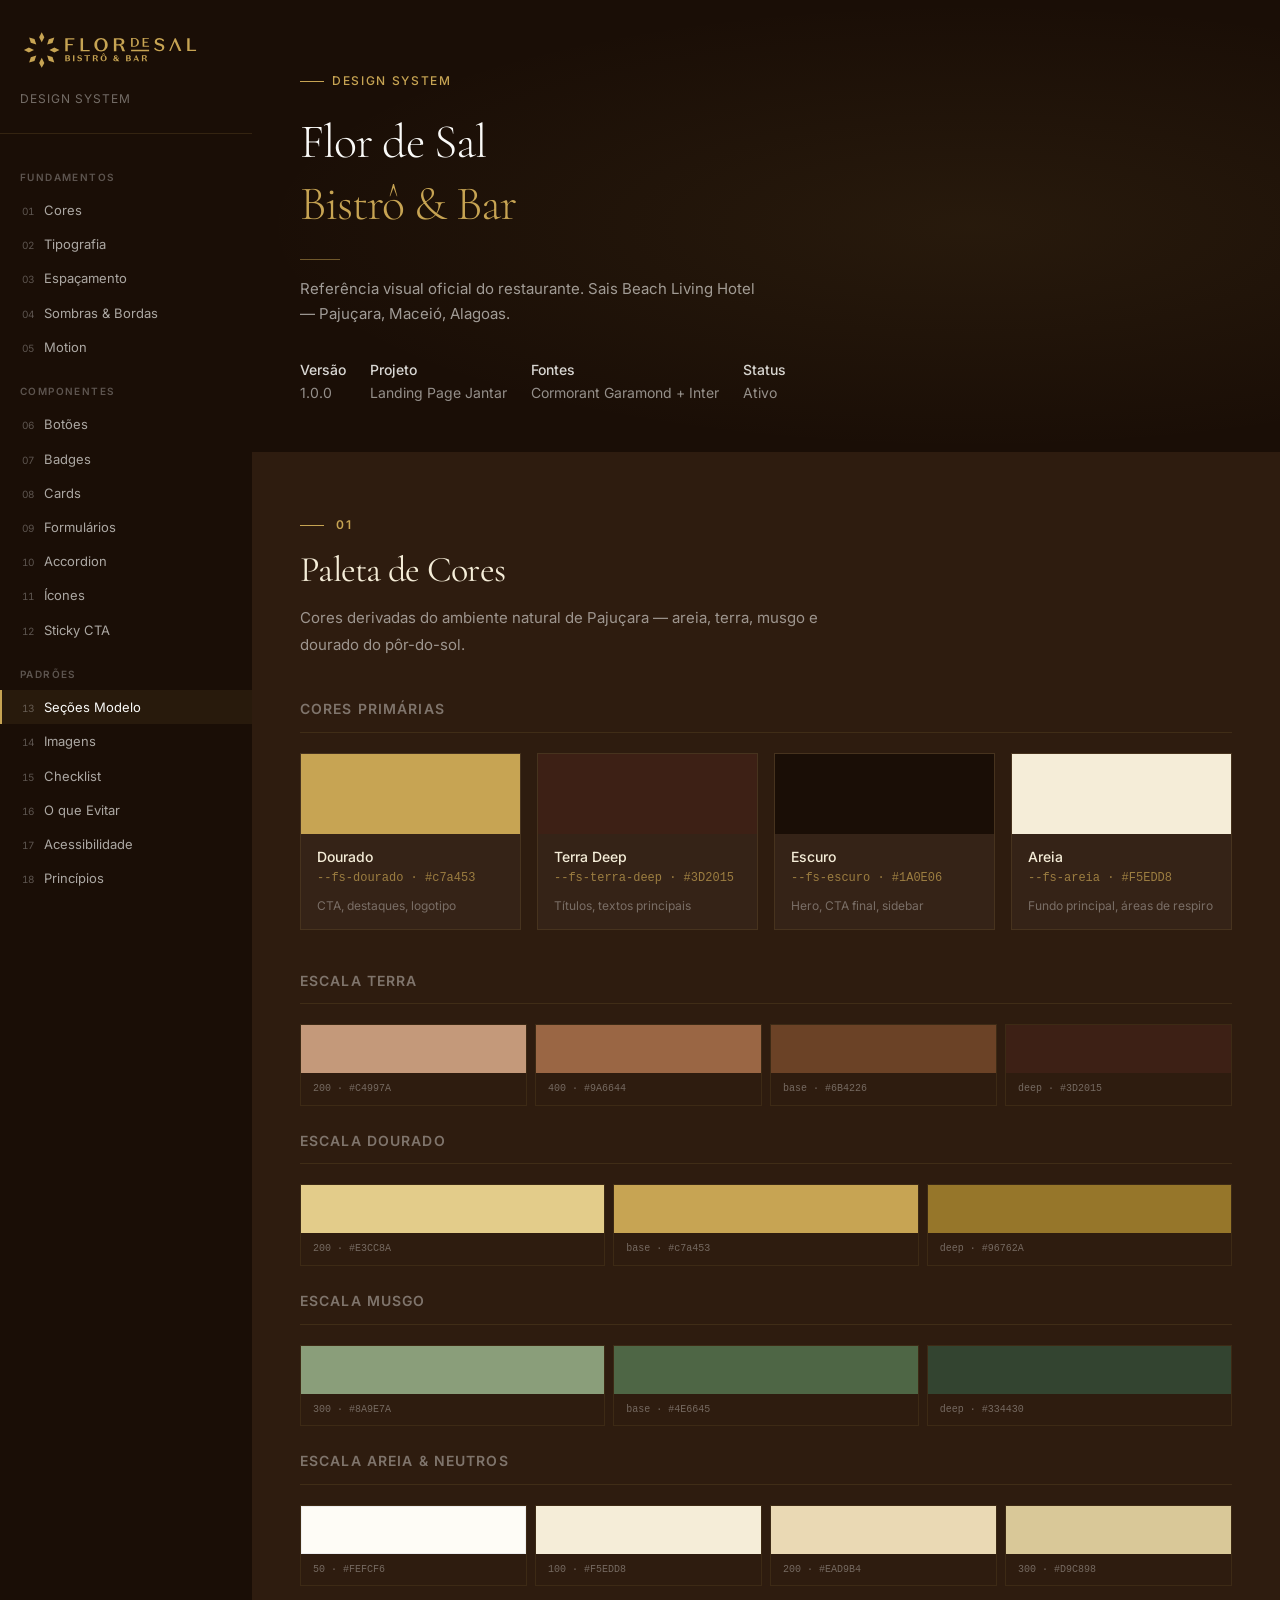
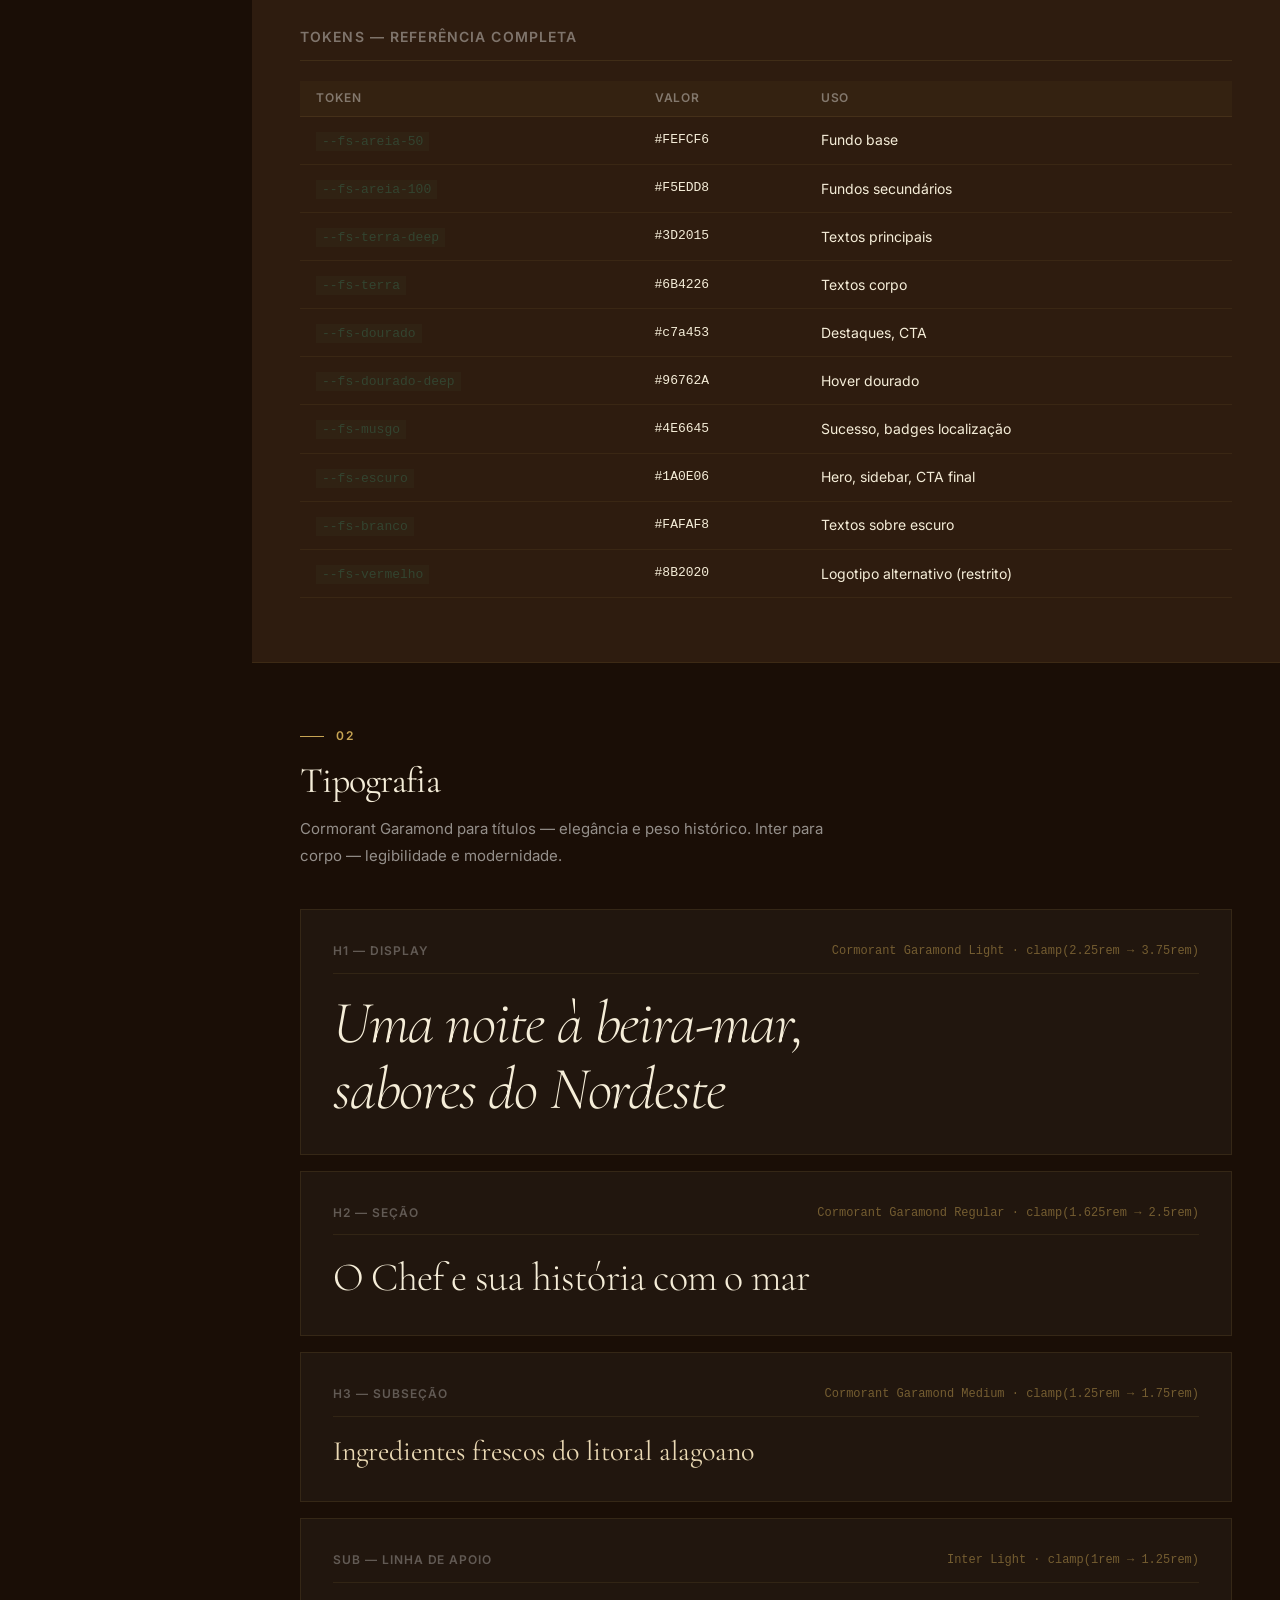
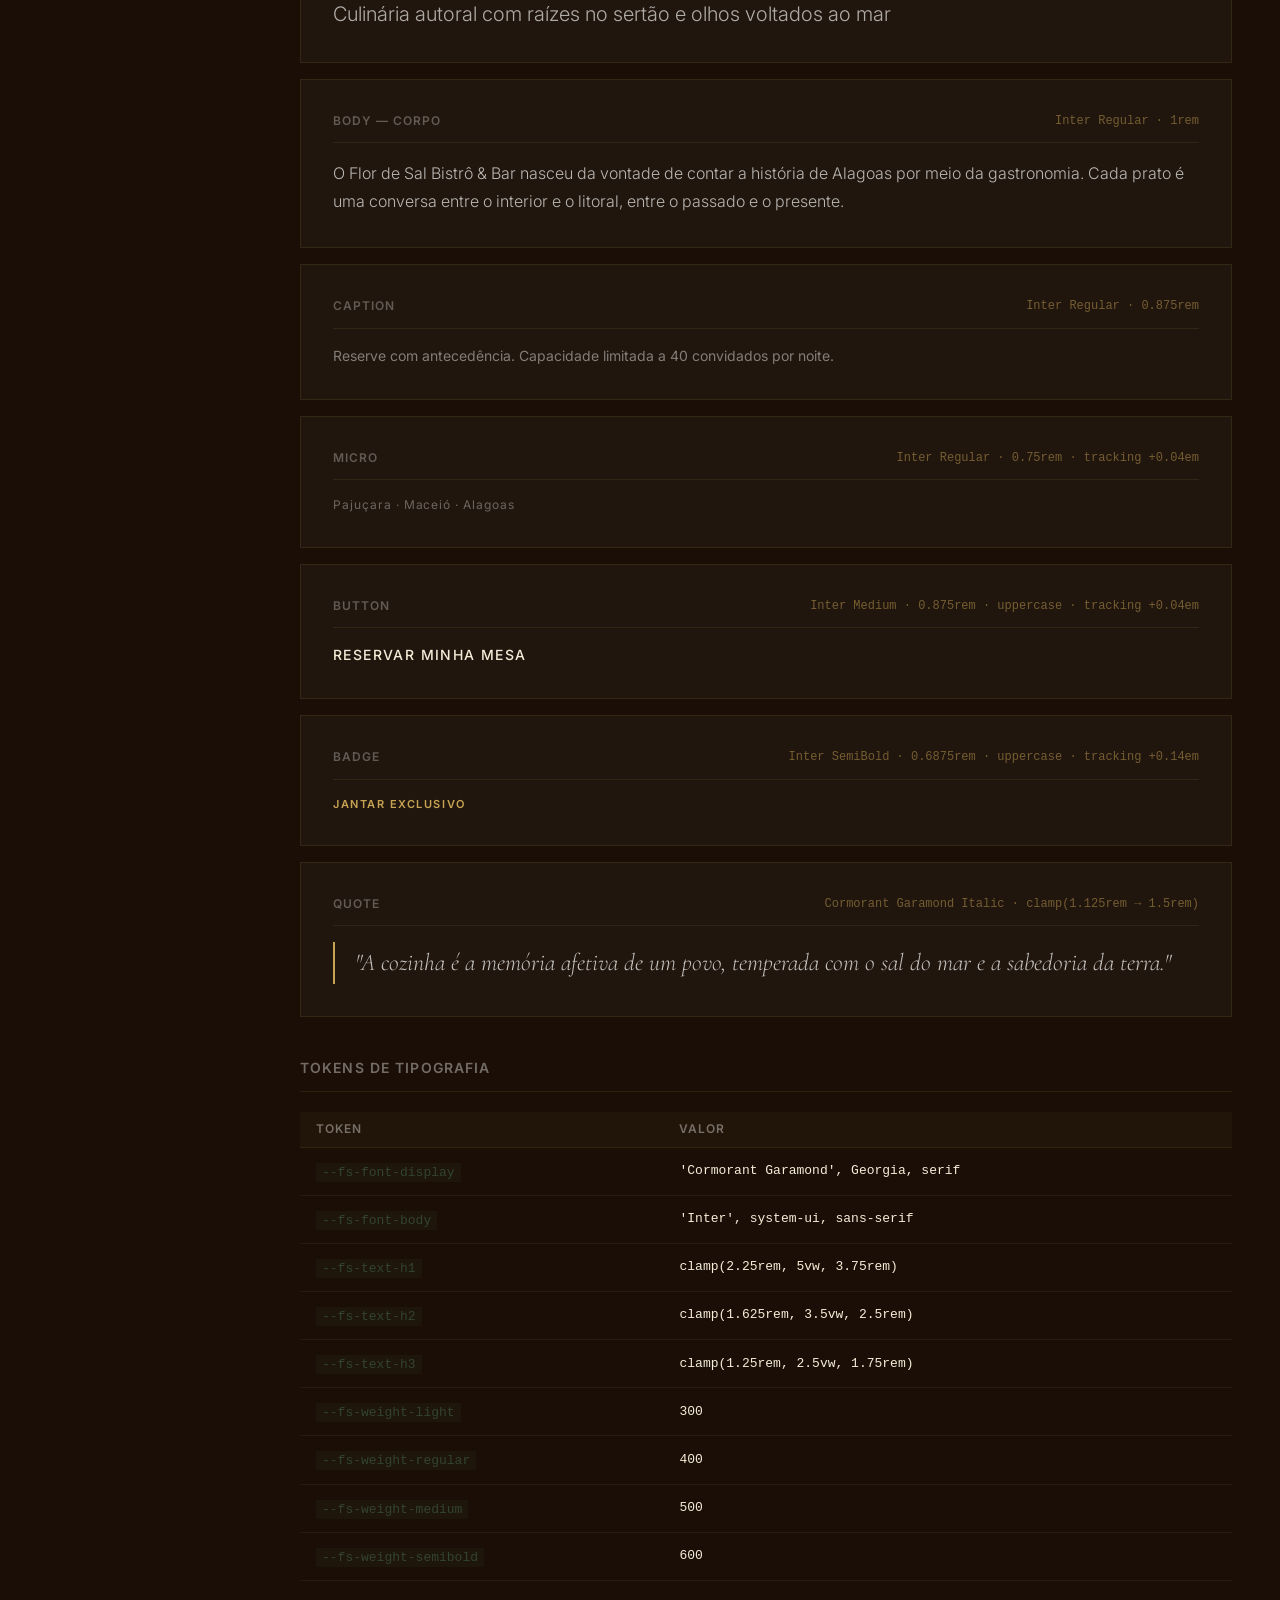
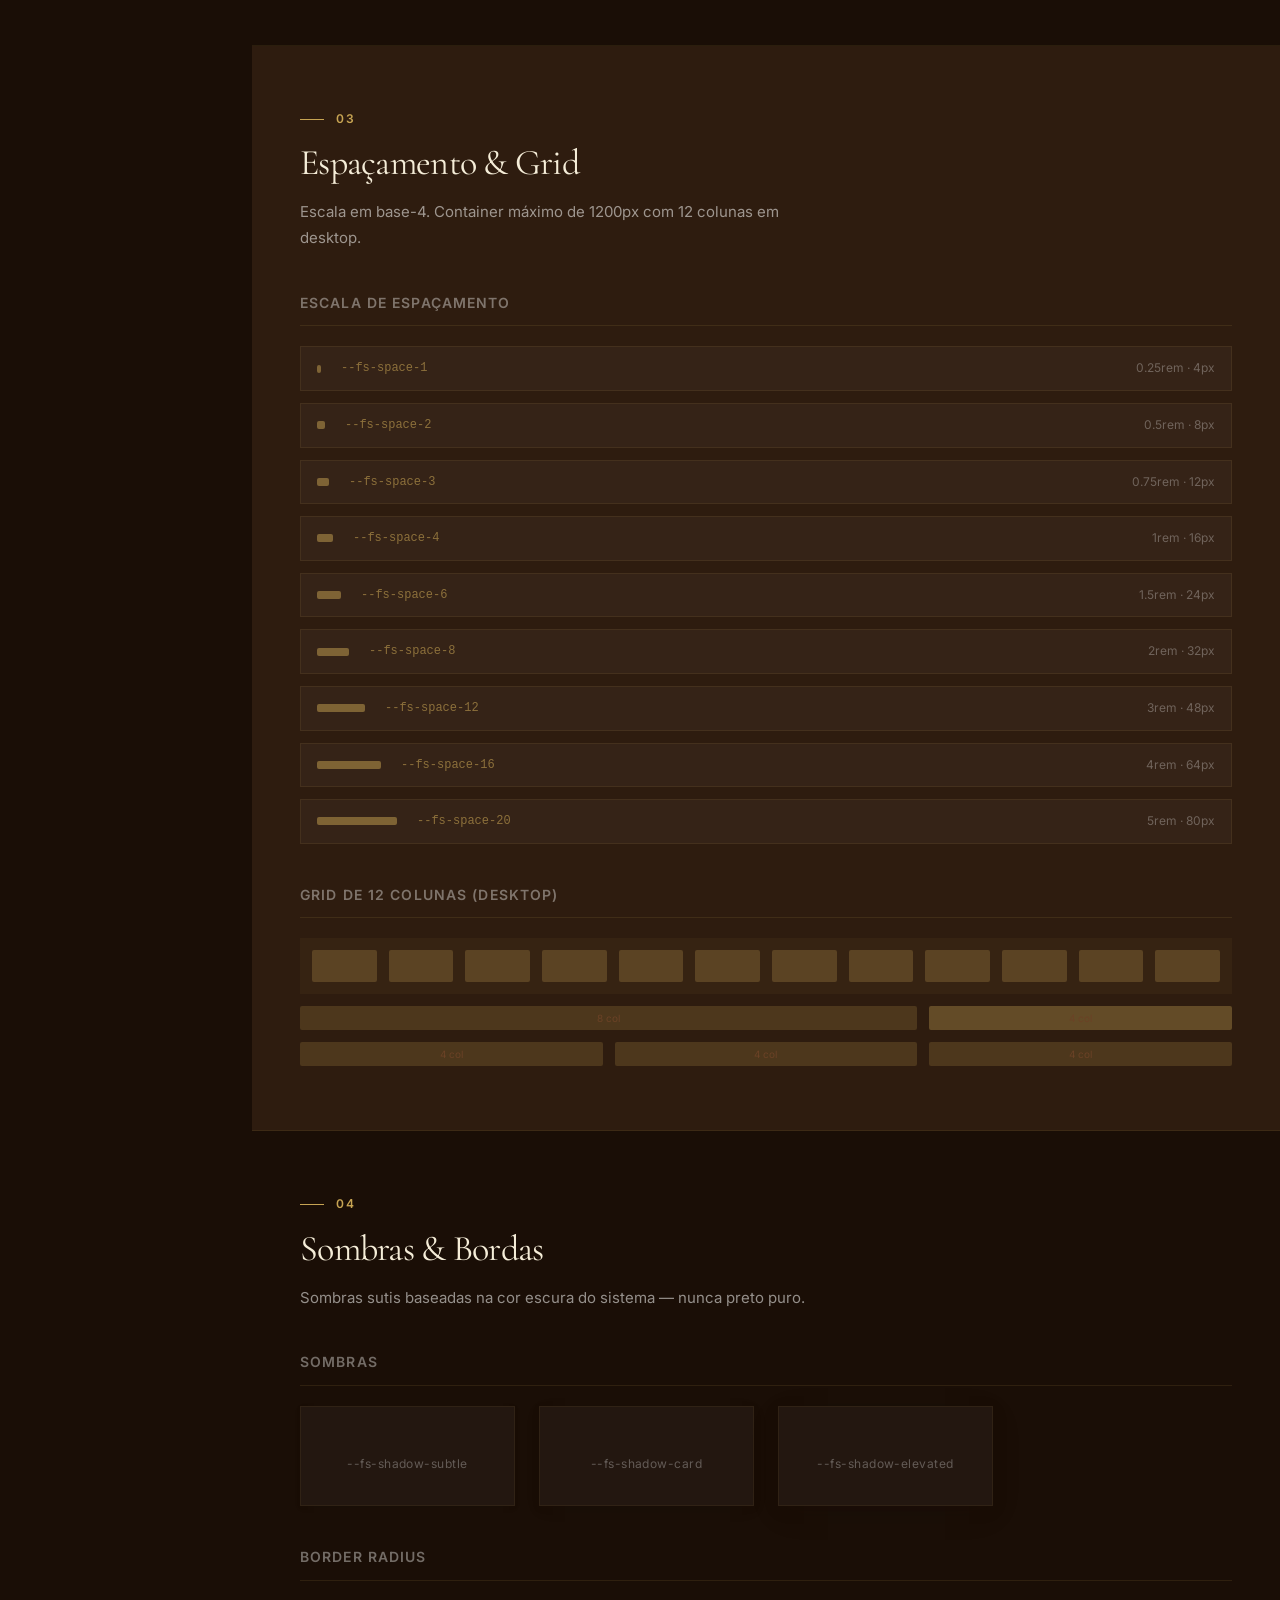
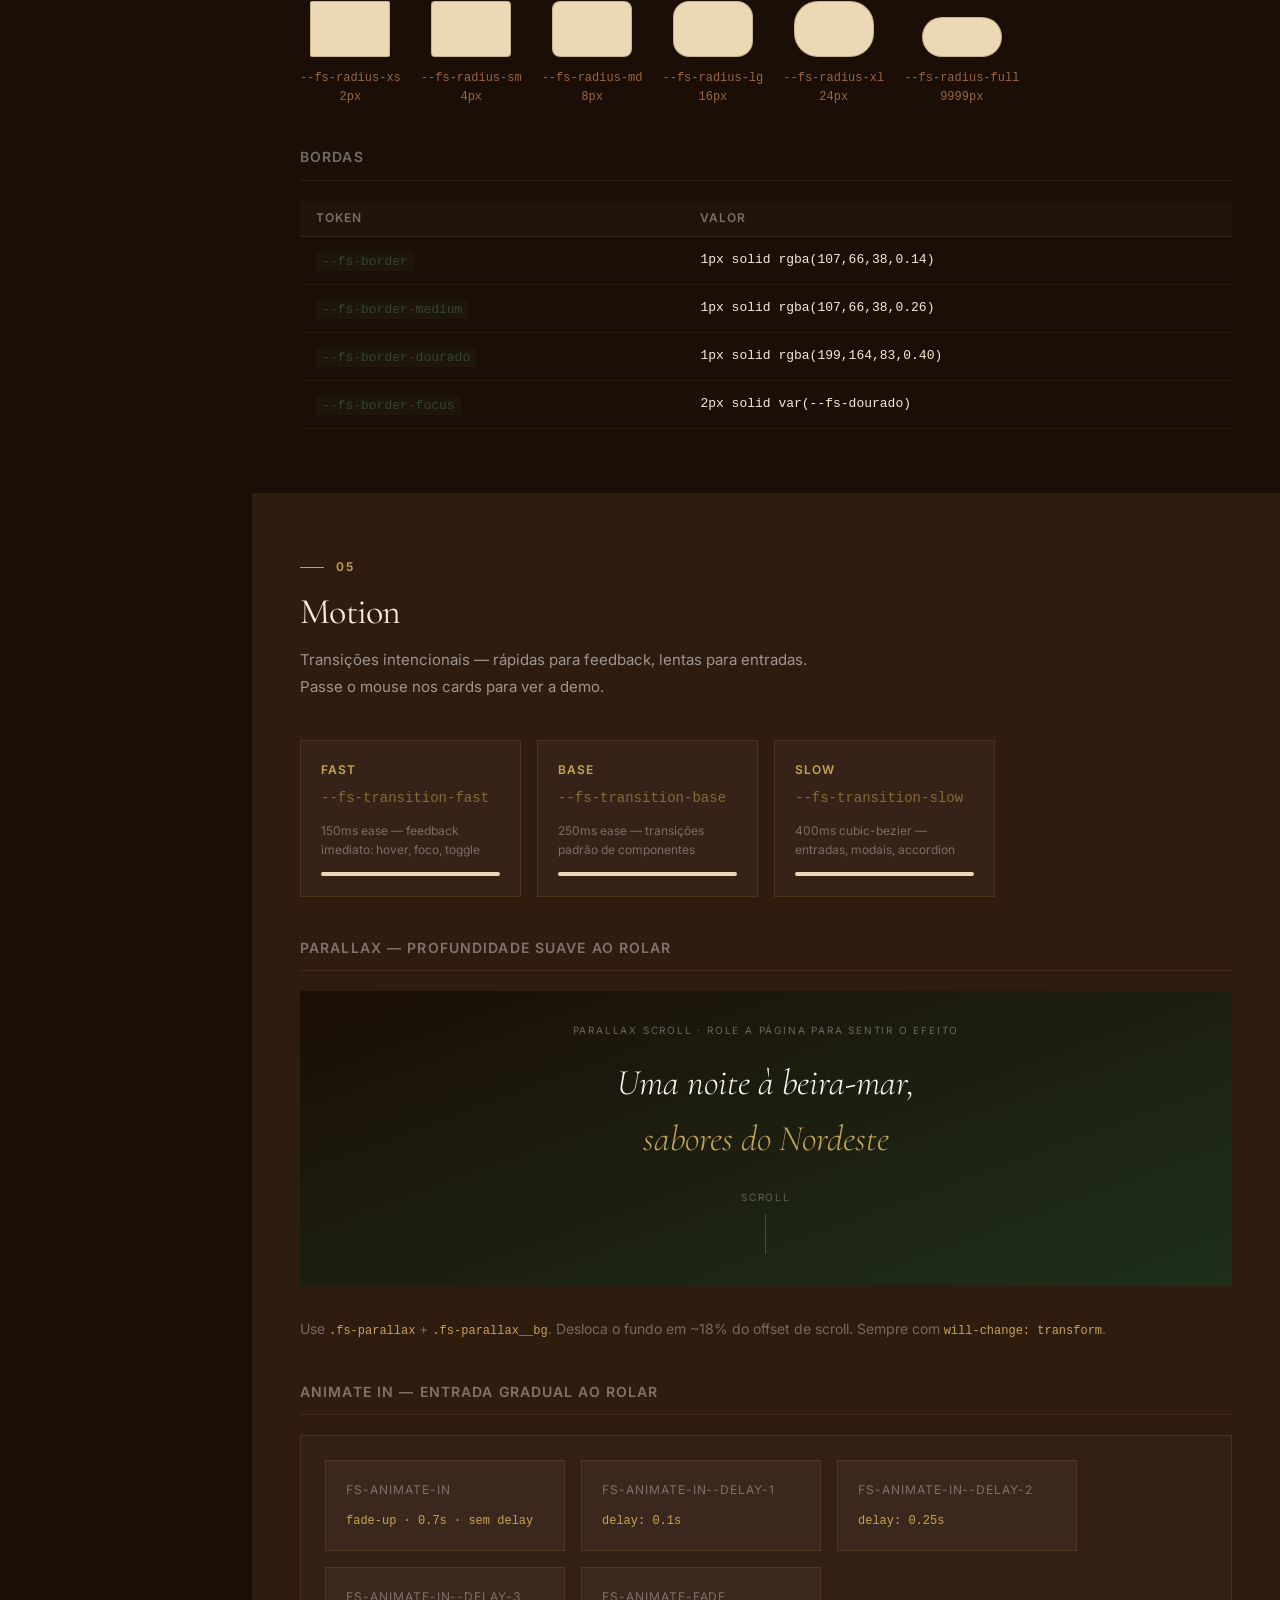
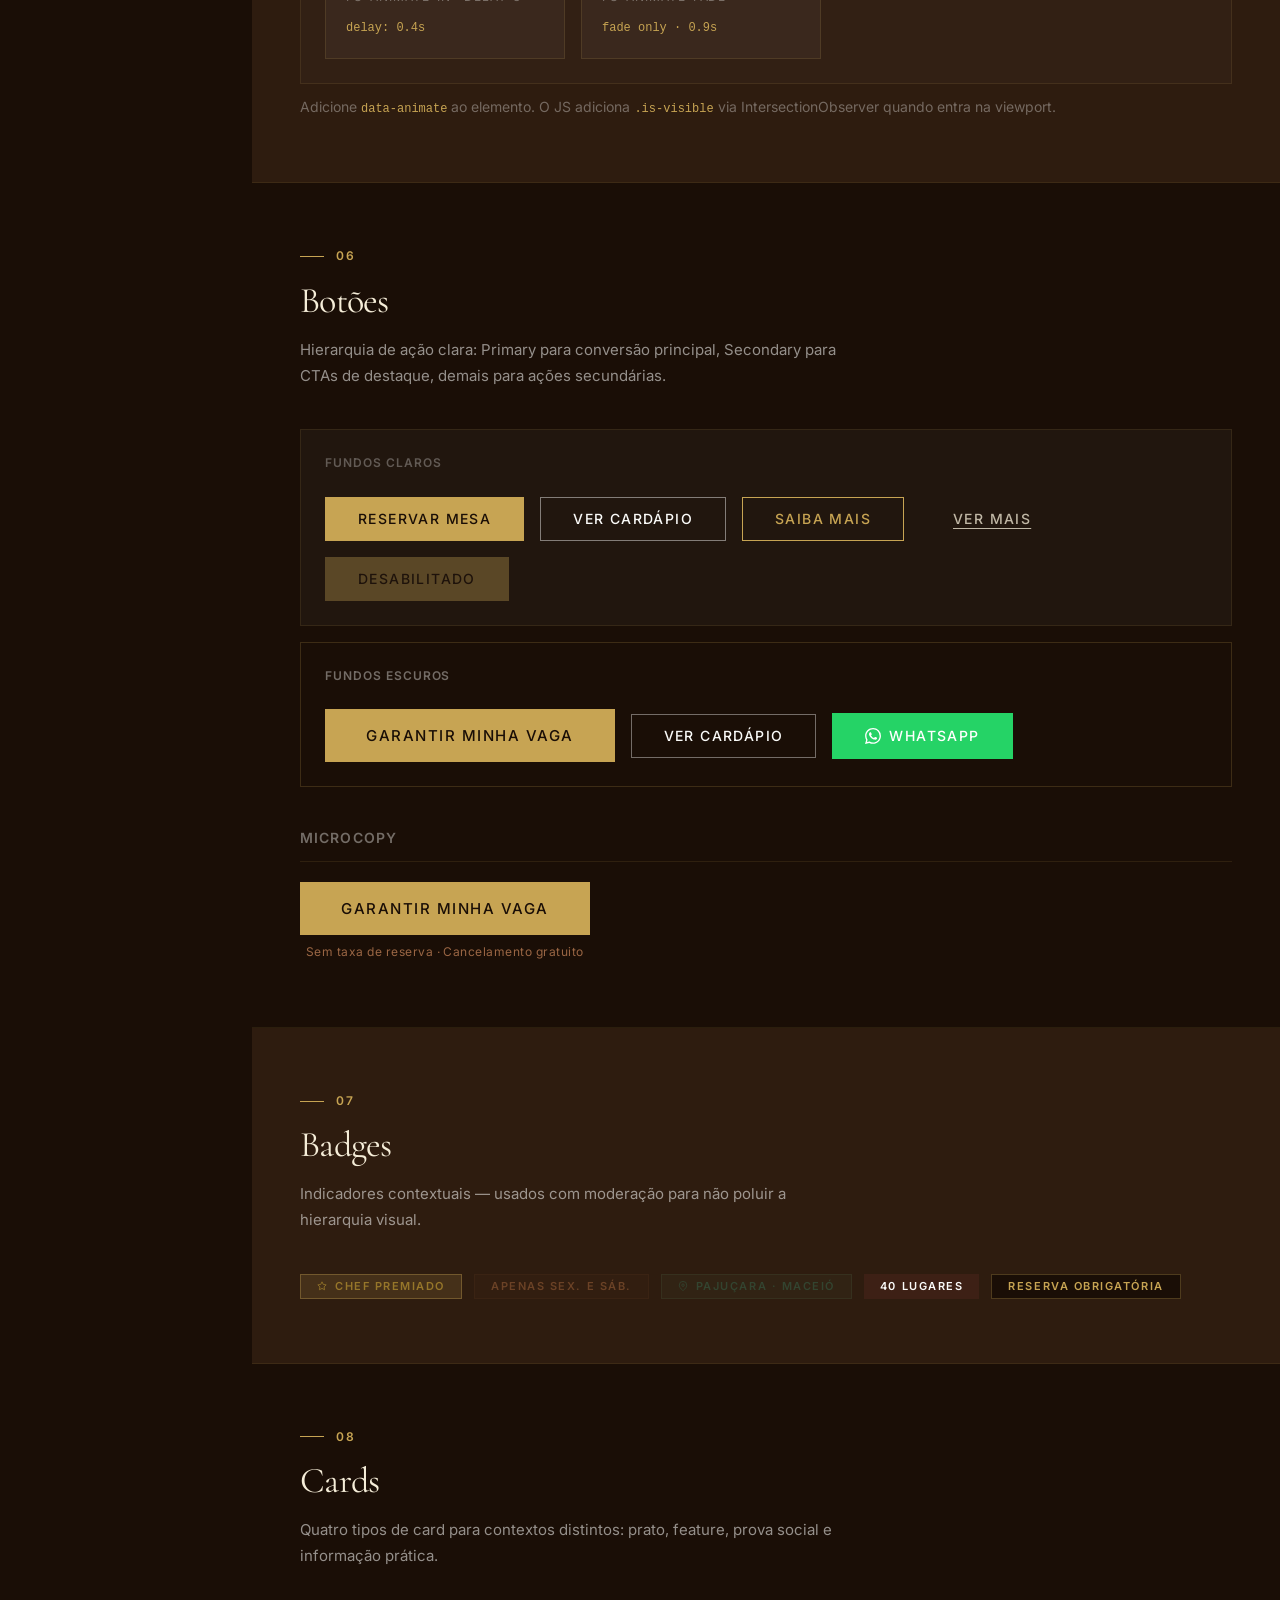
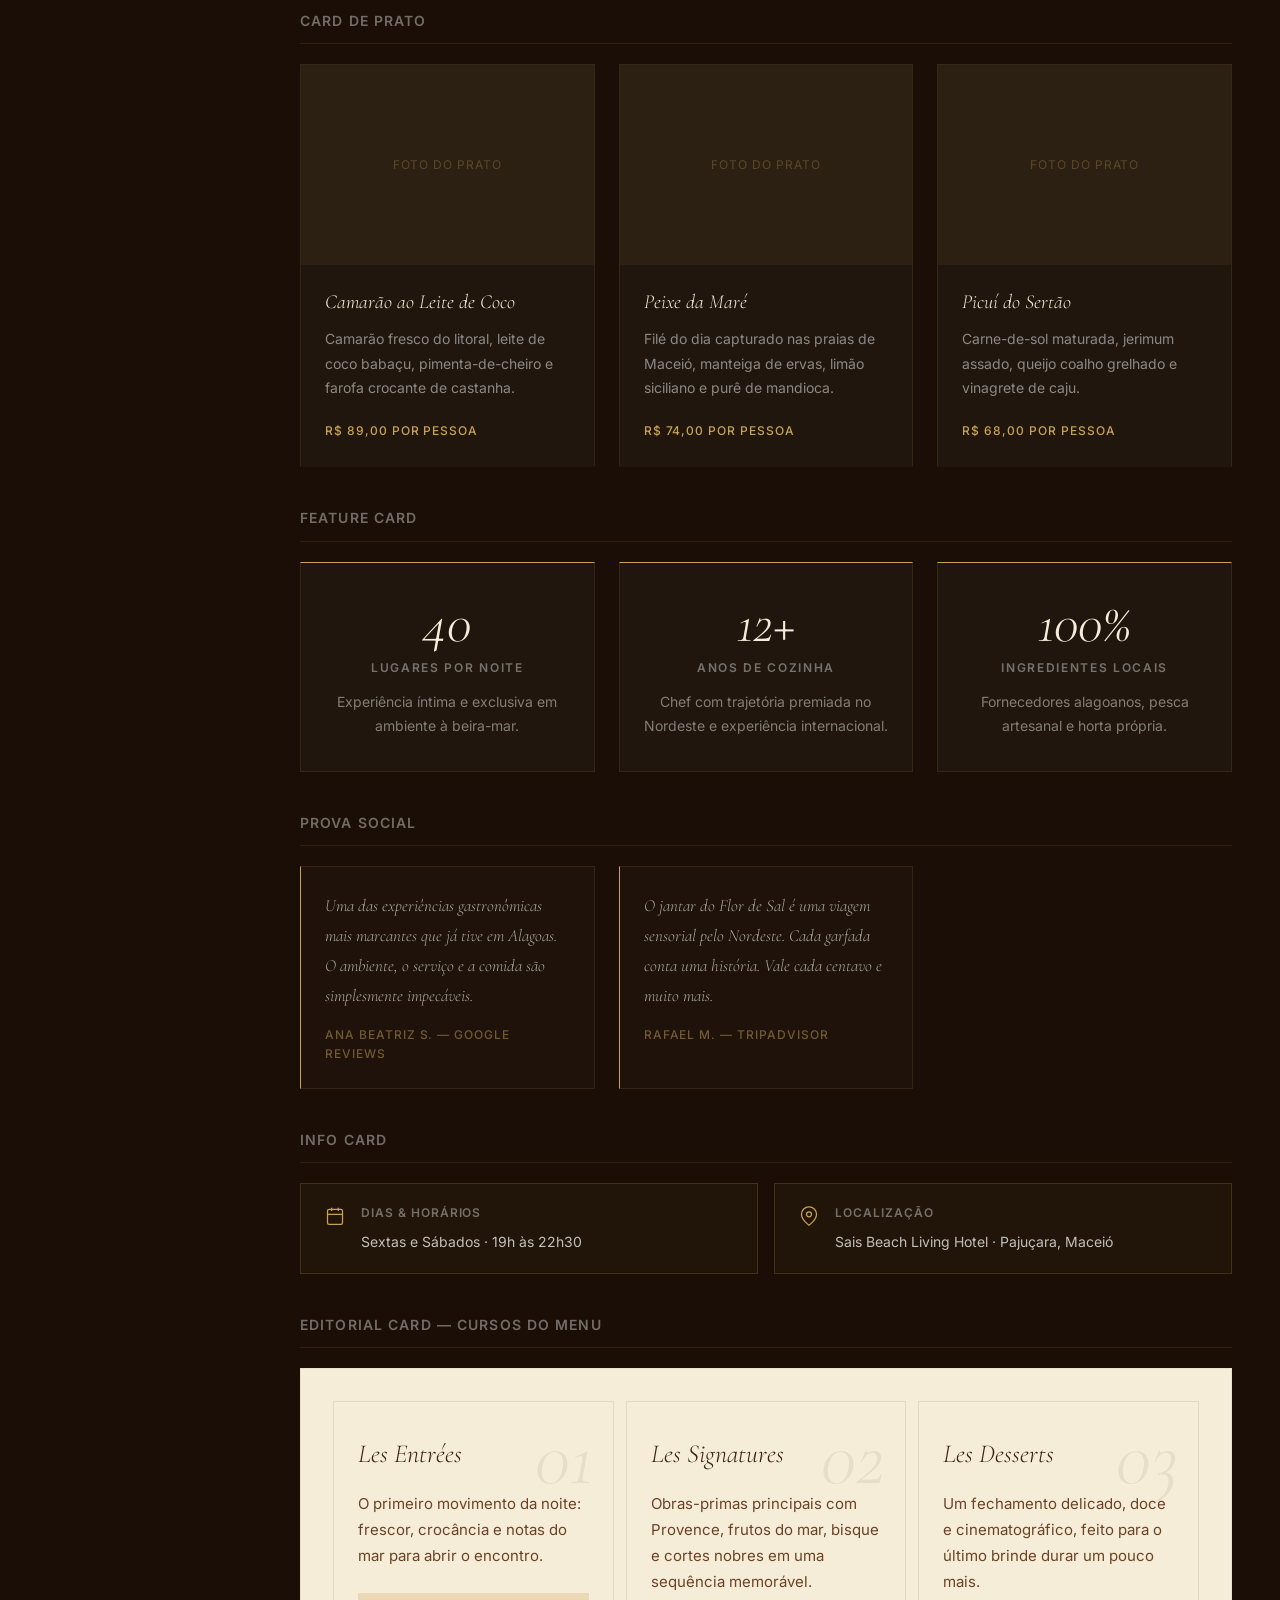
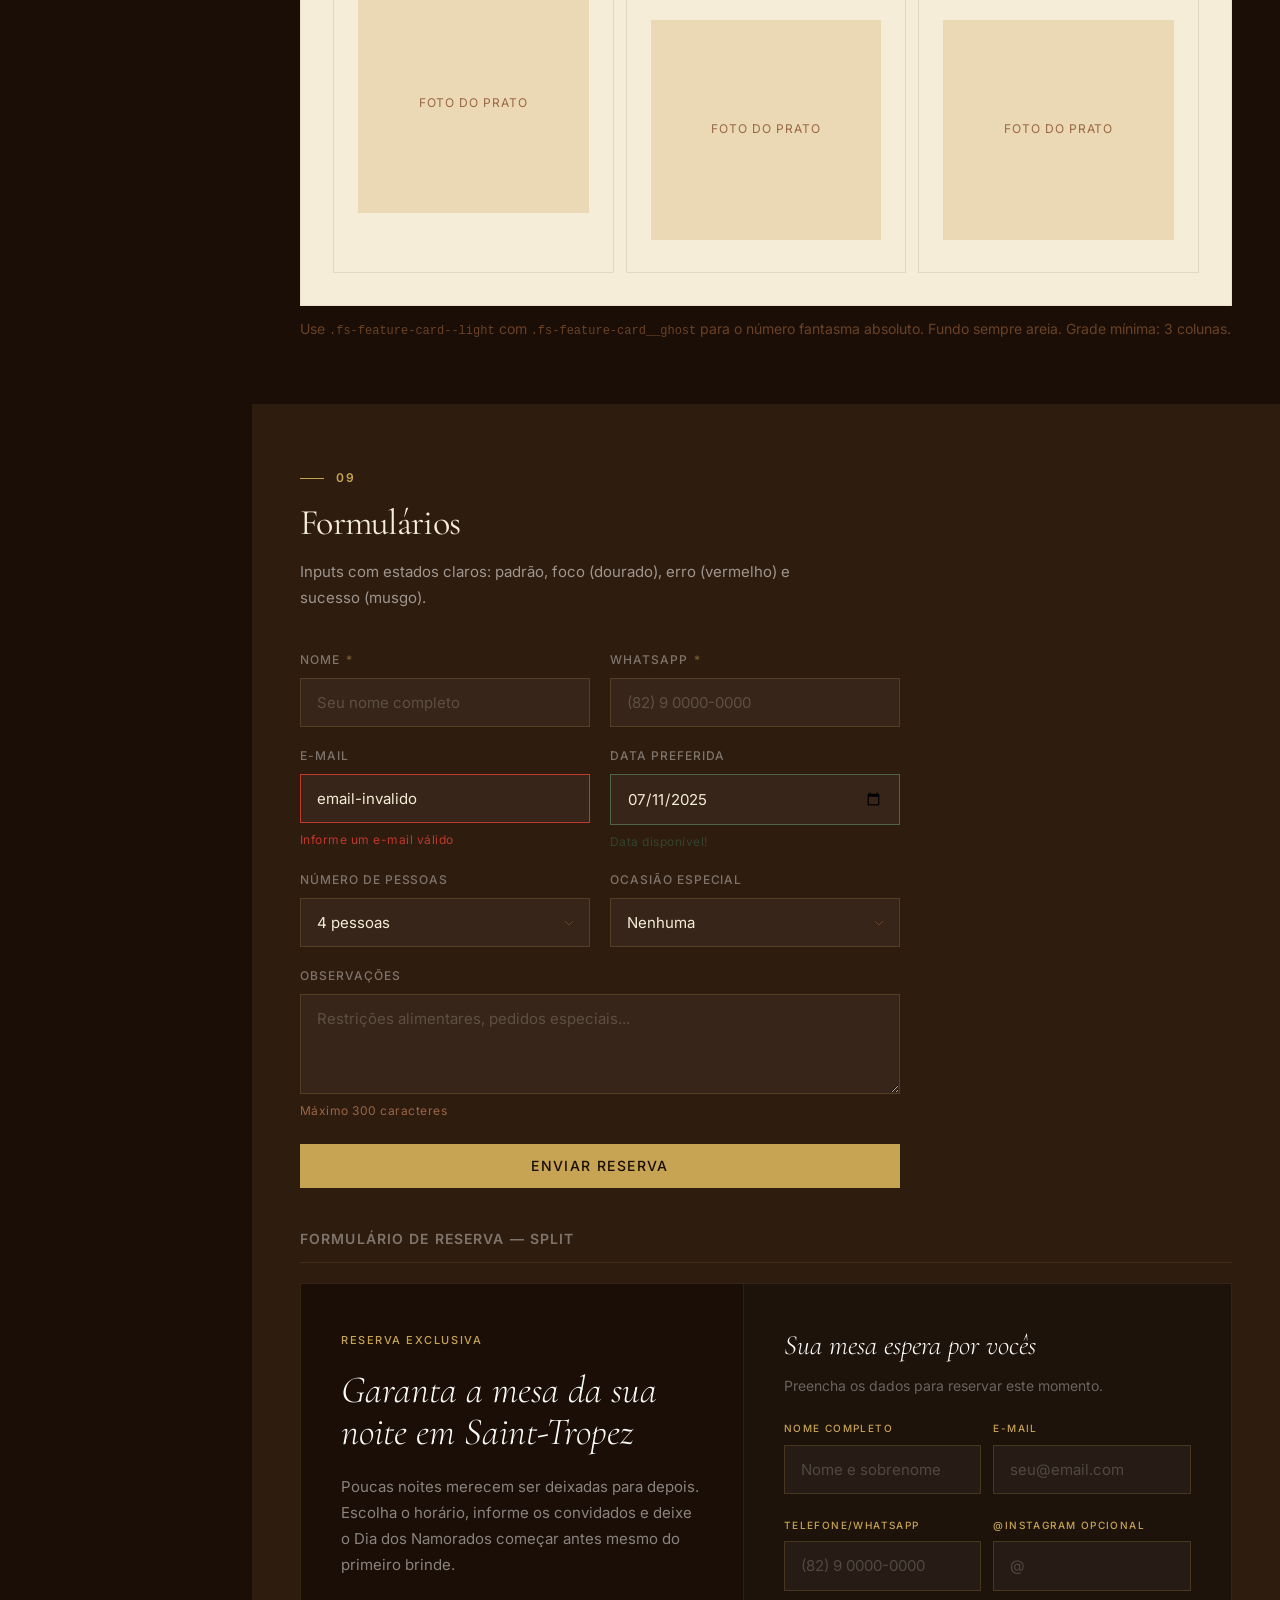
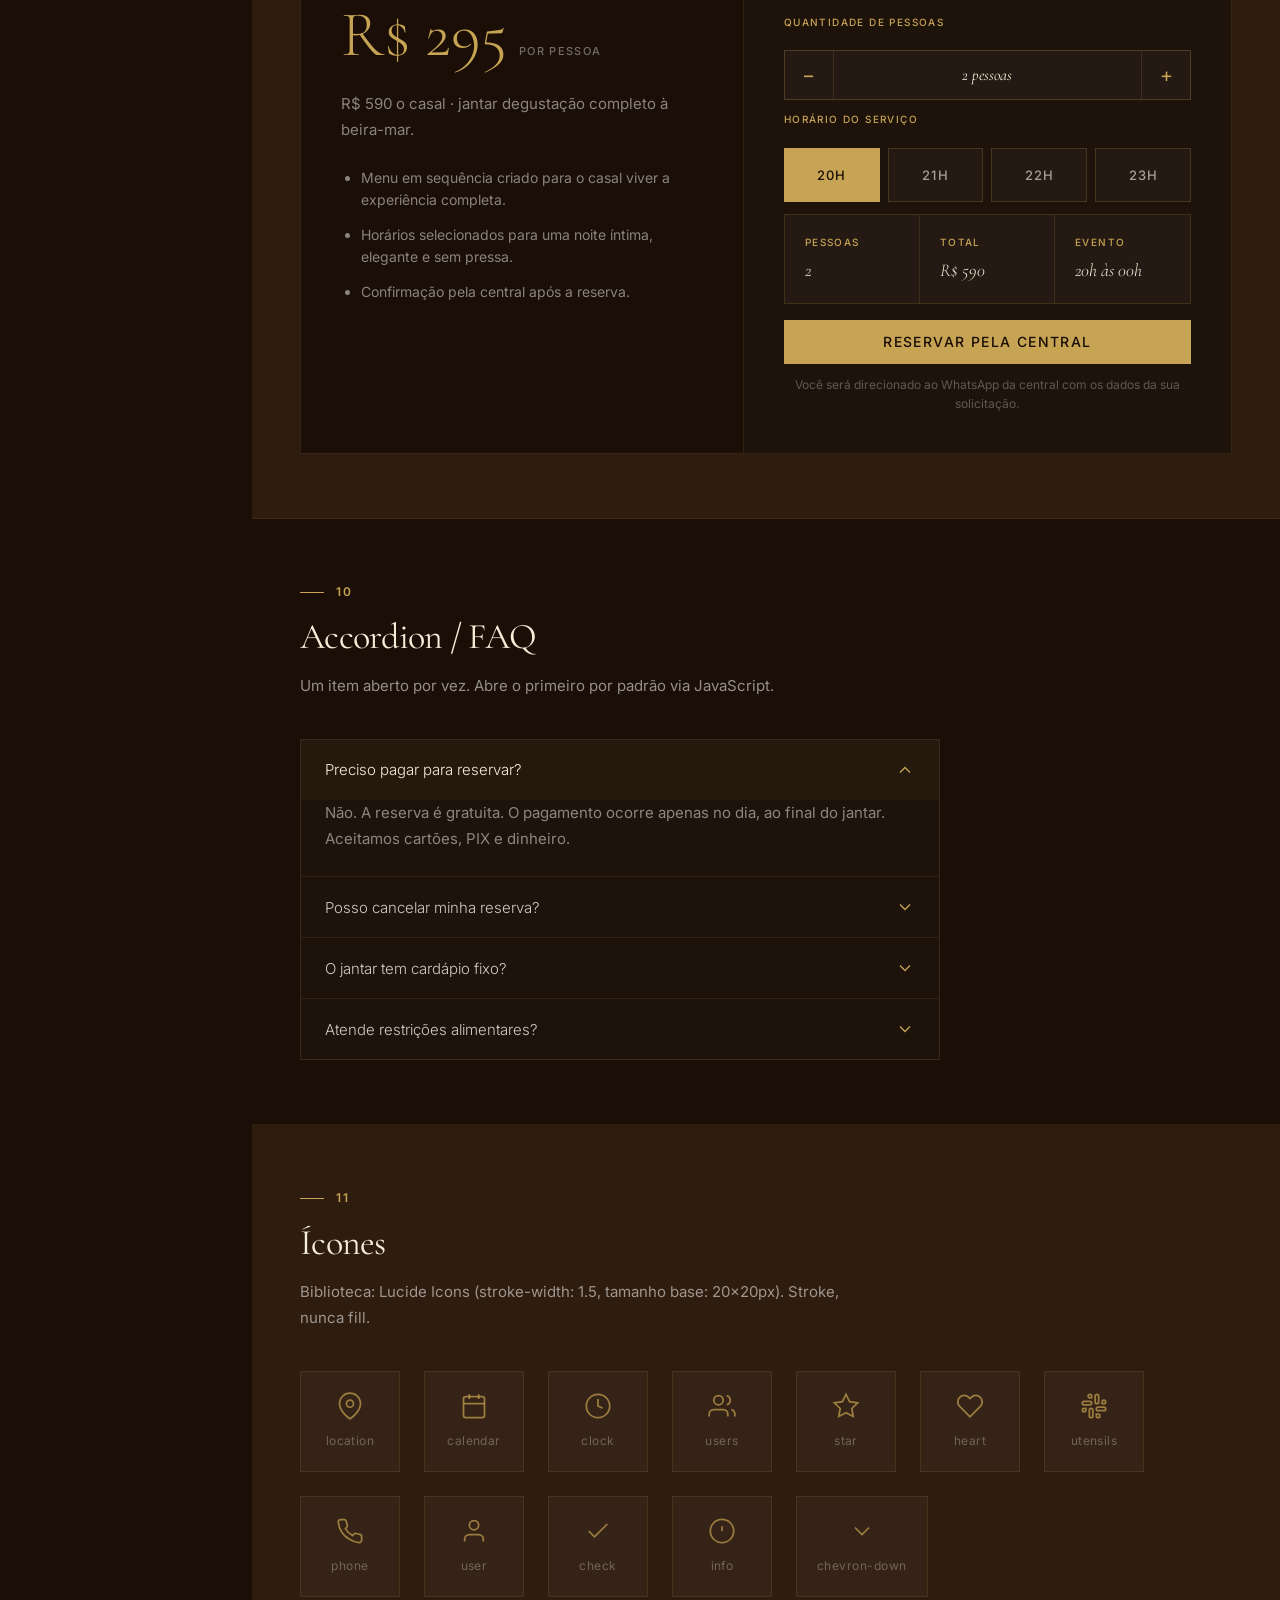
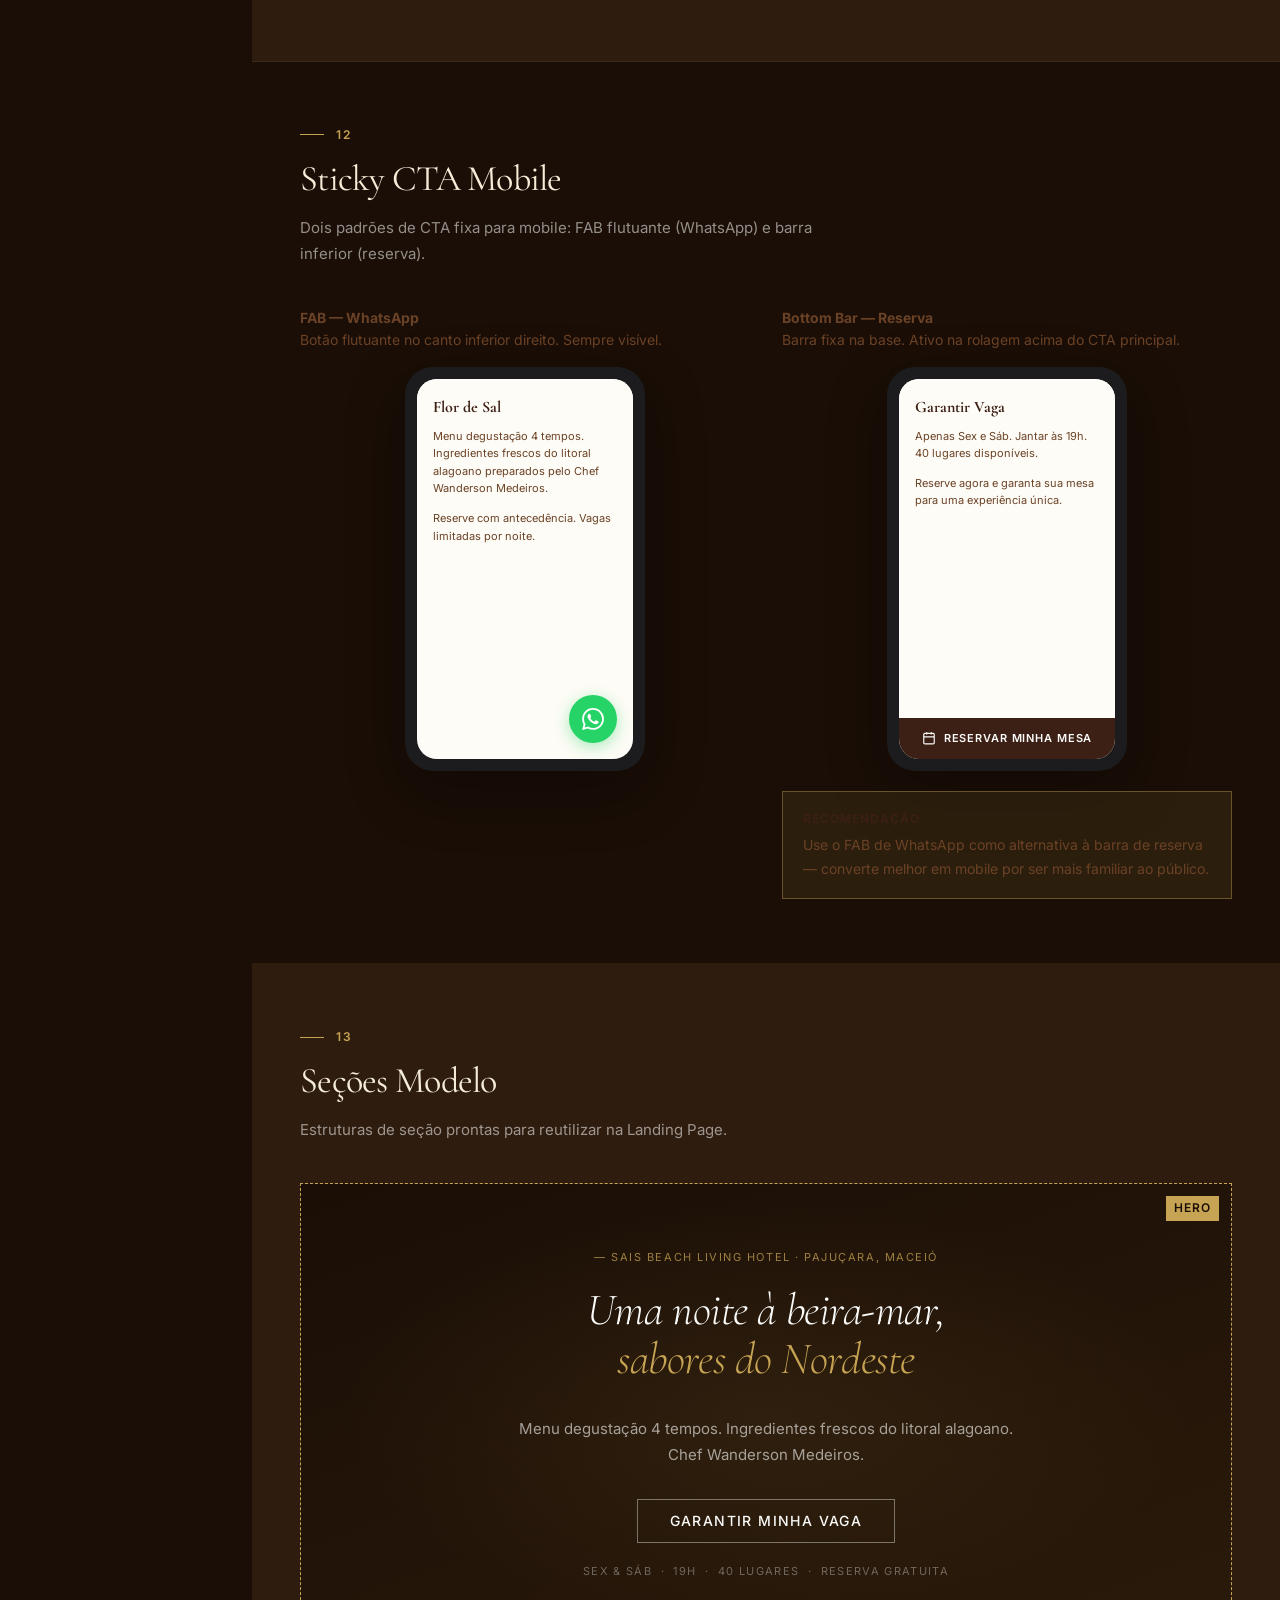
<file: public/designsystem/index.html>
<!DOCTYPE html>
<html lang="pt-BR">
<head>
  <meta charset="UTF-8" />
  <meta name="viewport" content="width=device-width, initial-scale=1.0" />
  <meta name="robots" content="noindex, nofollow" />
  <title>Design System — Flor de Sal Bistrô & Bar</title>
  <link rel="preconnect" href="https://fonts.googleapis.com" />
  <link rel="preconnect" href="https://fonts.gstatic.com" crossorigin />
  <link href="https://fonts.googleapis.com/css2?family=Cormorant+Garamond:ital,wght@0,300;0,400;0,500;0,600;1,300;1,400&family=Inter:wght@300;400;500;600&display=swap" rel="stylesheet" />
  <link rel="stylesheet" href="tokens.css" />
  <link rel="stylesheet" href="guide.css" />
</head>
<body>
<div class="sg-layout">

  <!-- SIDEBAR -->
  <aside class="sg-sidebar">
    <div class="sg-sidebar__brand">
      <img class="sg-sidebar__logo"
           src="../Identidade%20Visual/SVG/Logotipo_Flor de Sal - Dourado_Completa.svg"
           alt="Flor de Sal"
           onerror="this.style.display='none'" />
      <div class="sg-sidebar__subtitle">Design System</div>
    </div>

    <nav class="sg-nav">
      <div class="sg-nav__group-label">Fundamentos</div>
      <a class="sg-nav__item" href="#cores"><span class="num">01</span>Cores</a>
      <a class="sg-nav__item" href="#tipografia"><span class="num">02</span>Tipografia</a>
      <a class="sg-nav__item" href="#espacamento"><span class="num">03</span>Espaçamento</a>
      <a class="sg-nav__item" href="#sombras"><span class="num">04</span>Sombras & Bordas</a>
      <a class="sg-nav__item" href="#motion"><span class="num">05</span>Motion</a>

      <div class="sg-nav__group-label">Componentes</div>
      <a class="sg-nav__item" href="#botoes"><span class="num">06</span>Botões</a>
      <a class="sg-nav__item" href="#badges"><span class="num">07</span>Badges</a>
      <a class="sg-nav__item" href="#cards"><span class="num">08</span>Cards</a>
      <a class="sg-nav__item" href="#formularios"><span class="num">09</span>Formulários</a>
      <a class="sg-nav__item" href="#accordion"><span class="num">10</span>Accordion</a>
      <a class="sg-nav__item" href="#icones"><span class="num">11</span>Ícones</a>
      <a class="sg-nav__item" href="#sticky"><span class="num">12</span>Sticky CTA</a>

      <div class="sg-nav__group-label">Padrões</div>
      <a class="sg-nav__item" href="#secoes"><span class="num">13</span>Seções Modelo</a>
      <a class="sg-nav__item" href="#imagens"><span class="num">14</span>Imagens</a>
      <a class="sg-nav__item" href="#checklist"><span class="num">15</span>Checklist</a>
      <a class="sg-nav__item" href="#evitar"><span class="num">16</span>O que Evitar</a>
      <a class="sg-nav__item" href="#acessibilidade"><span class="num">17</span>Acessibilidade</a>
      <a class="sg-nav__item" href="#principios"><span class="num">18</span>Princípios</a>
    </nav>
  </aside>

  <!-- MOBILE TOGGLE -->
  <button class="sg-mobile-toggle" aria-label="Abrir menu">
    <svg width="20" height="20" viewBox="0 0 24 24" fill="none" stroke="currentColor" stroke-width="1.5">
      <path d="M3 12h18M3 6h18M3 18h18"/>
    </svg>
  </button>

  <!-- MAIN -->
  <main class="sg-main">

    <!-- HEADER -->
    <header class="sg-header">
      <div class="sg-header__badge">Design System</div>
      <h1>Flor de Sal<br><em>Bistrô & Bar</em></h1>
      <p class="sg-header__desc">
        Referência visual oficial do restaurante. Sais Beach Living Hotel — Pajuçara, Maceió, Alagoas.
      </p>
      <div class="sg-header__meta">
        <div class="sg-header__meta-item"><strong>Versão</strong>1.0.0</div>
        <div class="sg-header__meta-item"><strong>Projeto</strong>Landing Page Jantar</div>
        <div class="sg-header__meta-item"><strong>Fontes</strong>Cormorant Garamond + Inter</div>
        <div class="sg-header__meta-item"><strong>Status</strong>Ativo</div>
      </div>
    </header>

    <!-- ══ 01 CORES ══════════════════════════════════ -->
    <section class="sg-section" id="cores">
      <div class="sg-section__header">
        <span class="sg-section__num">01</span>
        <h2 class="sg-section__title">Paleta de Cores</h2>
        <p class="sg-section__desc">Cores derivadas do ambiente natural de Pajuçara — areia, terra, musgo e dourado do pôr-do-sol.</p>
      </div>

      <div class="sg-subsection">
        <h3 class="sg-subsection__title">Cores primárias</h3>
        <div class="sg-color-grid">
          <div class="sg-color-card">
            <div class="sg-color-swatch" style="background:#c7a453"></div>
            <div class="sg-color-info">
              <span class="sg-color-name">Dourado</span>
              <span class="sg-color-hex">--fs-dourado · #c7a453</span>
              <span class="sg-color-role">CTA, destaques, logotipo</span>
            </div>
          </div>
          <div class="sg-color-card">
            <div class="sg-color-swatch" style="background:#3D2015"></div>
            <div class="sg-color-info">
              <span class="sg-color-name">Terra Deep</span>
              <span class="sg-color-hex">--fs-terra-deep · #3D2015</span>
              <span class="sg-color-role">Títulos, textos principais</span>
            </div>
          </div>
          <div class="sg-color-card">
            <div class="sg-color-swatch" style="background:#1A0E06"></div>
            <div class="sg-color-info">
              <span class="sg-color-name">Escuro</span>
              <span class="sg-color-hex">--fs-escuro · #1A0E06</span>
              <span class="sg-color-role">Hero, CTA final, sidebar</span>
            </div>
          </div>
          <div class="sg-color-card">
            <div class="sg-color-swatch" style="background:#F5EDD8"></div>
            <div class="sg-color-info">
              <span class="sg-color-name">Areia</span>
              <span class="sg-color-hex">--fs-areia · #F5EDD8</span>
              <span class="sg-color-role">Fundo principal, áreas de respiro</span>
            </div>
          </div>
        </div>
      </div>

      <div class="sg-subsection">
        <h3 class="sg-subsection__title">Escala Terra</h3>
        <div class="sg-color-row">
          <div class="sg-color-chip">
            <div class="sg-color-chip__swatch" style="background:#C4997A"></div>
            <div class="sg-color-chip__label">200 · #C4997A</div>
          </div>
          <div class="sg-color-chip">
            <div class="sg-color-chip__swatch" style="background:#9A6644"></div>
            <div class="sg-color-chip__label">400 · #9A6644</div>
          </div>
          <div class="sg-color-chip">
            <div class="sg-color-chip__swatch" style="background:#6B4226"></div>
            <div class="sg-color-chip__label">base · #6B4226</div>
          </div>
          <div class="sg-color-chip">
            <div class="sg-color-chip__swatch" style="background:#3D2015"></div>
            <div class="sg-color-chip__label">deep · #3D2015</div>
          </div>
        </div>

        <h3 class="sg-subsection__title">Escala Dourado</h3>
        <div class="sg-color-row">
          <div class="sg-color-chip">
            <div class="sg-color-chip__swatch" style="background:#E3CC8A"></div>
            <div class="sg-color-chip__label">200 · #E3CC8A</div>
          </div>
          <div class="sg-color-chip">
            <div class="sg-color-chip__swatch" style="background:#c7a453"></div>
            <div class="sg-color-chip__label">base · #c7a453</div>
          </div>
          <div class="sg-color-chip">
            <div class="sg-color-chip__swatch" style="background:#96762A"></div>
            <div class="sg-color-chip__label">deep · #96762A</div>
          </div>
        </div>

        <h3 class="sg-subsection__title">Escala Musgo</h3>
        <div class="sg-color-row">
          <div class="sg-color-chip">
            <div class="sg-color-chip__swatch" style="background:#8A9E7A"></div>
            <div class="sg-color-chip__label">300 · #8A9E7A</div>
          </div>
          <div class="sg-color-chip">
            <div class="sg-color-chip__swatch" style="background:#4E6645"></div>
            <div class="sg-color-chip__label">base · #4E6645</div>
          </div>
          <div class="sg-color-chip">
            <div class="sg-color-chip__swatch" style="background:#334430"></div>
            <div class="sg-color-chip__label">deep · #334430</div>
          </div>
        </div>

        <h3 class="sg-subsection__title">Escala Areia & Neutros</h3>
        <div class="sg-color-row">
          <div class="sg-color-chip">
            <div class="sg-color-chip__swatch" style="background:#FEFCF6;border:1px solid #eee"></div>
            <div class="sg-color-chip__label">50 · #FEFCF6</div>
          </div>
          <div class="sg-color-chip">
            <div class="sg-color-chip__swatch" style="background:#F5EDD8"></div>
            <div class="sg-color-chip__label">100 · #F5EDD8</div>
          </div>
          <div class="sg-color-chip">
            <div class="sg-color-chip__swatch" style="background:#EAD9B4"></div>
            <div class="sg-color-chip__label">200 · #EAD9B4</div>
          </div>
          <div class="sg-color-chip">
            <div class="sg-color-chip__swatch" style="background:#D9C898"></div>
            <div class="sg-color-chip__label">300 · #D9C898</div>
          </div>
        </div>
      </div>

      <div class="sg-subsection">
        <h3 class="sg-subsection__title">Tokens — referência completa</h3>
        <table class="sg-token-table">
          <thead>
            <tr><th>Token</th><th>Valor</th><th>Uso</th></tr>
          </thead>
          <tbody>
            <tr><td><span class="sg-token-name">--fs-areia-50</span></td><td class="sg-token-value">#FEFCF6</td><td>Fundo base</td></tr>
            <tr><td><span class="sg-token-name">--fs-areia-100</span></td><td class="sg-token-value">#F5EDD8</td><td>Fundos secundários</td></tr>
            <tr><td><span class="sg-token-name">--fs-terra-deep</span></td><td class="sg-token-value">#3D2015</td><td>Textos principais</td></tr>
            <tr><td><span class="sg-token-name">--fs-terra</span></td><td class="sg-token-value">#6B4226</td><td>Textos corpo</td></tr>
            <tr><td><span class="sg-token-name">--fs-dourado</span></td><td class="sg-token-value">#c7a453</td><td>Destaques, CTA</td></tr>
            <tr><td><span class="sg-token-name">--fs-dourado-deep</span></td><td class="sg-token-value">#96762A</td><td>Hover dourado</td></tr>
            <tr><td><span class="sg-token-name">--fs-musgo</span></td><td class="sg-token-value">#4E6645</td><td>Sucesso, badges localização</td></tr>
            <tr><td><span class="sg-token-name">--fs-escuro</span></td><td class="sg-token-value">#1A0E06</td><td>Hero, sidebar, CTA final</td></tr>
            <tr><td><span class="sg-token-name">--fs-branco</span></td><td class="sg-token-value">#FAFAF8</td><td>Textos sobre escuro</td></tr>
            <tr><td><span class="sg-token-name">--fs-vermelho</span></td><td class="sg-token-value">#8B2020</td><td>Logotipo alternativo (restrito)</td></tr>
          </tbody>
        </table>
      </div>
    </section>

    <!-- ══ 02 TIPOGRAFIA ═════════════════════════════ -->
    <section class="sg-section" id="tipografia">
      <div class="sg-section__header">
        <span class="sg-section__num">02</span>
        <h2 class="sg-section__title">Tipografia</h2>
        <p class="sg-section__desc">Cormorant Garamond para títulos — elegância e peso histórico. Inter para corpo — legibilidade e modernidade.</p>
      </div>

      <div class="sg-type-sample">
        <div class="sg-type-sample__label">H1 — Display <span>Cormorant Garamond Light · clamp(2.25rem → 3.75rem)</span></div>
        <p class="sg-type-h1">Uma noite à beira-mar,<br>sabores do Nordeste</p>
      </div>

      <div class="sg-type-sample">
        <div class="sg-type-sample__label">H2 — Seção <span>Cormorant Garamond Regular · clamp(1.625rem → 2.5rem)</span></div>
        <p class="sg-type-h2">O Chef e sua história com o mar</p>
      </div>

      <div class="sg-type-sample">
        <div class="sg-type-sample__label">H3 — Subseção <span>Cormorant Garamond Medium · clamp(1.25rem → 1.75rem)</span></div>
        <p class="sg-type-h3">Ingredientes frescos do litoral alagoano</p>
      </div>

      <div class="sg-type-sample">
        <div class="sg-type-sample__label">Sub — Linha de apoio <span>Inter Light · clamp(1rem → 1.25rem)</span></div>
        <p class="sg-type-sub">Culinária autoral com raízes no sertão e olhos voltados ao mar</p>
      </div>

      <div class="sg-type-sample">
        <div class="sg-type-sample__label">Body — Corpo <span>Inter Regular · 1rem</span></div>
        <p class="sg-type-body">O Flor de Sal Bistrô & Bar nasceu da vontade de contar a história de Alagoas por meio da gastronomia. Cada prato é uma conversa entre o interior e o litoral, entre o passado e o presente.</p>
      </div>

      <div class="sg-type-sample">
        <div class="sg-type-sample__label">Caption <span>Inter Regular · 0.875rem</span></div>
        <p class="sg-type-caption">Reserve com antecedência. Capacidade limitada a 40 convidados por noite.</p>
      </div>

      <div class="sg-type-sample">
        <div class="sg-type-sample__label">Micro <span>Inter Regular · 0.75rem · tracking +0.04em</span></div>
        <p class="sg-type-micro">Pajuçara · Maceió · Alagoas</p>
      </div>

      <div class="sg-type-sample">
        <div class="sg-type-sample__label">Button <span>Inter Medium · 0.875rem · uppercase · tracking +0.04em</span></div>
        <p class="sg-type-button">Reservar minha mesa</p>
      </div>

      <div class="sg-type-sample">
        <div class="sg-type-sample__label">Badge <span>Inter SemiBold · 0.6875rem · uppercase · tracking +0.14em</span></div>
        <p class="sg-type-badge">Jantar Exclusivo</p>
      </div>

      <div class="sg-type-sample">
        <div class="sg-type-sample__label">Quote <span>Cormorant Garamond Italic · clamp(1.125rem → 1.5rem)</span></div>
        <blockquote class="sg-type-quote">"A cozinha é a memória afetiva de um povo, temperada com o sal do mar e a sabedoria da terra."</blockquote>
      </div>

      <div class="sg-subsection">
        <h3 class="sg-subsection__title">Tokens de tipografia</h3>
        <table class="sg-token-table">
          <thead><tr><th>Token</th><th>Valor</th></tr></thead>
          <tbody>
            <tr><td><span class="sg-token-name">--fs-font-display</span></td><td class="sg-token-value">'Cormorant Garamond', Georgia, serif</td></tr>
            <tr><td><span class="sg-token-name">--fs-font-body</span></td><td class="sg-token-value">'Inter', system-ui, sans-serif</td></tr>
            <tr><td><span class="sg-token-name">--fs-text-h1</span></td><td class="sg-token-value">clamp(2.25rem, 5vw, 3.75rem)</td></tr>
            <tr><td><span class="sg-token-name">--fs-text-h2</span></td><td class="sg-token-value">clamp(1.625rem, 3.5vw, 2.5rem)</td></tr>
            <tr><td><span class="sg-token-name">--fs-text-h3</span></td><td class="sg-token-value">clamp(1.25rem, 2.5vw, 1.75rem)</td></tr>
            <tr><td><span class="sg-token-name">--fs-weight-light</span></td><td class="sg-token-value">300</td></tr>
            <tr><td><span class="sg-token-name">--fs-weight-regular</span></td><td class="sg-token-value">400</td></tr>
            <tr><td><span class="sg-token-name">--fs-weight-medium</span></td><td class="sg-token-value">500</td></tr>
            <tr><td><span class="sg-token-name">--fs-weight-semibold</span></td><td class="sg-token-value">600</td></tr>
          </tbody>
        </table>
      </div>
    </section>

    <!-- ══ 03 ESPAÇAMENTO ════════════════════════════ -->
    <section class="sg-section" id="espacamento">
      <div class="sg-section__header">
        <span class="sg-section__num">03</span>
        <h2 class="sg-section__title">Espaçamento & Grid</h2>
        <p class="sg-section__desc">Escala em base-4. Container máximo de 1200px com 12 colunas em desktop.</p>
      </div>

      <div class="sg-subsection">
        <h3 class="sg-subsection__title">Escala de espaçamento</h3>
        <div class="sg-spacing-row"><div class="sg-spacing-bar" style="width:4px"></div><span class="sg-spacing-label">--fs-space-1</span><span class="sg-spacing-value">0.25rem · 4px</span></div>
        <div class="sg-spacing-row"><div class="sg-spacing-bar" style="width:8px"></div><span class="sg-spacing-label">--fs-space-2</span><span class="sg-spacing-value">0.5rem · 8px</span></div>
        <div class="sg-spacing-row"><div class="sg-spacing-bar" style="width:12px"></div><span class="sg-spacing-label">--fs-space-3</span><span class="sg-spacing-value">0.75rem · 12px</span></div>
        <div class="sg-spacing-row"><div class="sg-spacing-bar" style="width:16px"></div><span class="sg-spacing-label">--fs-space-4</span><span class="sg-spacing-value">1rem · 16px</span></div>
        <div class="sg-spacing-row"><div class="sg-spacing-bar" style="width:24px"></div><span class="sg-spacing-label">--fs-space-6</span><span class="sg-spacing-value">1.5rem · 24px</span></div>
        <div class="sg-spacing-row"><div class="sg-spacing-bar" style="width:32px"></div><span class="sg-spacing-label">--fs-space-8</span><span class="sg-spacing-value">2rem · 32px</span></div>
        <div class="sg-spacing-row"><div class="sg-spacing-bar" style="width:48px"></div><span class="sg-spacing-label">--fs-space-12</span><span class="sg-spacing-value">3rem · 48px</span></div>
        <div class="sg-spacing-row"><div class="sg-spacing-bar" style="width:64px"></div><span class="sg-spacing-label">--fs-space-16</span><span class="sg-spacing-value">4rem · 64px</span></div>
        <div class="sg-spacing-row"><div class="sg-spacing-bar" style="width:80px"></div><span class="sg-spacing-label">--fs-space-20</span><span class="sg-spacing-value">5rem · 80px</span></div>
      </div>

      <div class="sg-subsection">
        <h3 class="sg-subsection__title">Grid de 12 colunas (desktop)</h3>
        <div class="sg-grid-demo">
          <div class="sg-grid-col"></div><div class="sg-grid-col"></div><div class="sg-grid-col"></div>
          <div class="sg-grid-col"></div><div class="sg-grid-col"></div><div class="sg-grid-col"></div>
          <div class="sg-grid-col"></div><div class="sg-grid-col"></div><div class="sg-grid-col"></div>
          <div class="sg-grid-col"></div><div class="sg-grid-col"></div><div class="sg-grid-col"></div>
        </div>
        <div style="display:grid;grid-template-columns:repeat(12,1fr);gap:var(--fs-space-3);margin-bottom:var(--fs-space-3)">
          <div style="grid-column:span 8;background:rgba(199,164,83,.2);border-radius:var(--fs-radius-xs);height:24px;display:flex;align-items:center;justify-content:center;font-size:.625rem;color:var(--fs-terra)">8 col</div>
          <div style="grid-column:span 4;background:rgba(199,164,83,.35);border-radius:var(--fs-radius-xs);height:24px;display:flex;align-items:center;justify-content:center;font-size:.625rem;color:var(--fs-terra)">4 col</div>
        </div>
        <div style="display:grid;grid-template-columns:repeat(12,1fr);gap:var(--fs-space-3)">
          <div style="grid-column:span 4;background:rgba(199,164,83,.2);border-radius:var(--fs-radius-xs);height:24px;display:flex;align-items:center;justify-content:center;font-size:.625rem;color:var(--fs-terra)">4 col</div>
          <div style="grid-column:span 4;background:rgba(199,164,83,.2);border-radius:var(--fs-radius-xs);height:24px;display:flex;align-items:center;justify-content:center;font-size:.625rem;color:var(--fs-terra)">4 col</div>
          <div style="grid-column:span 4;background:rgba(199,164,83,.2);border-radius:var(--fs-radius-xs);height:24px;display:flex;align-items:center;justify-content:center;font-size:.625rem;color:var(--fs-terra)">4 col</div>
        </div>
      </div>
    </section>

    <!-- ══ 04 SOMBRAS & BORDAS ═══════════════════════ -->
    <section class="sg-section" id="sombras">
      <div class="sg-section__header">
        <span class="sg-section__num">04</span>
        <h2 class="sg-section__title">Sombras & Bordas</h2>
        <p class="sg-section__desc">Sombras sutis baseadas na cor escura do sistema — nunca preto puro.</p>
      </div>

      <div class="sg-subsection">
        <h3 class="sg-subsection__title">Sombras</h3>
        <div class="sg-shadow-grid">
          <div class="sg-shadow-card" style="box-shadow:var(--fs-shadow-subtle)">
            <div class="sg-shadow-label">--fs-shadow-subtle</div>
          </div>
          <div class="sg-shadow-card" style="box-shadow:var(--fs-shadow-card)">
            <div class="sg-shadow-label">--fs-shadow-card</div>
          </div>
          <div class="sg-shadow-card" style="box-shadow:var(--fs-shadow-elevated)">
            <div class="sg-shadow-label">--fs-shadow-elevated</div>
          </div>
        </div>
      </div>

      <div class="sg-subsection">
        <h3 class="sg-subsection__title">Border Radius</h3>
        <div class="sg-radius-row">
          <div class="sg-radius-item">
            <div class="sg-radius-box" style="border-radius:2px"></div>
            <span class="sg-radius-name">--fs-radius-xs<br>2px</span>
          </div>
          <div class="sg-radius-item">
            <div class="sg-radius-box" style="border-radius:4px"></div>
            <span class="sg-radius-name">--fs-radius-sm<br>4px</span>
          </div>
          <div class="sg-radius-item">
            <div class="sg-radius-box" style="border-radius:8px"></div>
            <span class="sg-radius-name">--fs-radius-md<br>8px</span>
          </div>
          <div class="sg-radius-item">
            <div class="sg-radius-box" style="border-radius:16px"></div>
            <span class="sg-radius-name">--fs-radius-lg<br>16px</span>
          </div>
          <div class="sg-radius-item">
            <div class="sg-radius-box" style="border-radius:24px"></div>
            <span class="sg-radius-name">--fs-radius-xl<br>24px</span>
          </div>
          <div class="sg-radius-item">
            <div class="sg-radius-box" style="border-radius:9999px;width:80px;height:40px"></div>
            <span class="sg-radius-name">--fs-radius-full<br>9999px</span>
          </div>
        </div>
      </div>

      <div class="sg-subsection">
        <h3 class="sg-subsection__title">Bordas</h3>
        <table class="sg-token-table">
          <thead><tr><th>Token</th><th>Valor</th></tr></thead>
          <tbody>
            <tr><td><span class="sg-token-name">--fs-border</span></td><td class="sg-token-value">1px solid rgba(107,66,38,0.14)</td></tr>
            <tr><td><span class="sg-token-name">--fs-border-medium</span></td><td class="sg-token-value">1px solid rgba(107,66,38,0.26)</td></tr>
            <tr><td><span class="sg-token-name">--fs-border-dourado</span></td><td class="sg-token-value">1px solid rgba(199,164,83,0.40)</td></tr>
            <tr><td><span class="sg-token-name">--fs-border-focus</span></td><td class="sg-token-value">2px solid var(--fs-dourado)</td></tr>
          </tbody>
        </table>
      </div>
    </section>

    <!-- ══ 05 MOTION ═════════════════════════════════ -->
    <section class="sg-section" id="motion">
      <div class="sg-section__header">
        <span class="sg-section__num">05</span>
        <h2 class="sg-section__title">Motion</h2>
        <p class="sg-section__desc">Transições intencionais — rápidas para feedback, lentas para entradas. Passe o mouse nos cards para ver a demo.</p>
      </div>

      <div class="sg-motion-grid">
        <div class="sg-motion-item">
          <div class="sg-motion-item__label">Fast</div>
          <div class="sg-motion-item__value">--fs-transition-fast</div>
          <div class="sg-motion-item__desc">150ms ease — feedback imediato: hover, foco, toggle</div>
          <div class="sg-motion-demo"></div>
        </div>
        <div class="sg-motion-item">
          <div class="sg-motion-item__label">Base</div>
          <div class="sg-motion-item__value">--fs-transition-base</div>
          <div class="sg-motion-item__desc">250ms ease — transições padrão de componentes</div>
          <div class="sg-motion-demo"></div>
        </div>
        <div class="sg-motion-item">
          <div class="sg-motion-item__label">Slow</div>
          <div class="sg-motion-item__value">--fs-transition-slow</div>
          <div class="sg-motion-item__desc">400ms cubic-bezier — entradas, modais, accordion</div>
          <div class="sg-motion-demo"></div>
        </div>
      </div>
      <div class="sg-subsection">
        <h3 class="sg-subsection__title">Parallax — Profundidade suave ao rolar</h3>
        <div class="sg-parallax-demo" id="sg-parallax-demo">
          <div class="sg-parallax-demo__bg" id="sg-parallax-bg"></div>
          <div class="sg-parallax-demo__content">
            <p class="sg-parallax-demo__label">Parallax scroll · role a página para sentir o efeito</p>
            <p class="sg-parallax-demo__headline">Uma noite à beira-mar,<br><em>sabores do Nordeste</em></p>
            <div class="fs-scroll-indicator">Scroll</div>
          </div>
        </div>
        <p style="font-size:var(--fs-text-caption);color:rgba(250,250,248,.35);margin-top:var(--fs-space-3)">
          Use <code style="color:var(--fs-dourado);font-size:0.75rem">.fs-parallax</code> +
          <code style="color:var(--fs-dourado);font-size:0.75rem">.fs-parallax__bg</code>.
          Desloca o fundo em ~18% do offset de scroll. Sempre com <code style="color:var(--fs-dourado);font-size:0.75rem">will-change: transform</code>.
        </p>
      </div>

      <div class="sg-subsection">
        <h3 class="sg-subsection__title">Animate In — Entrada gradual ao rolar</h3>
        <div class="sg-animate-demo">
          <div class="sg-animate-box fs-animate-in" data-animate>
            <div class="sg-animate-box__label">fs-animate-in</div>
            <div class="sg-animate-box__code">fade-up · 0.7s · sem delay</div>
          </div>
          <div class="sg-animate-box fs-animate-in fs-animate-in--delay-1" data-animate>
            <div class="sg-animate-box__label">fs-animate-in--delay-1</div>
            <div class="sg-animate-box__code">delay: 0.1s</div>
          </div>
          <div class="sg-animate-box fs-animate-in fs-animate-in--delay-2" data-animate>
            <div class="sg-animate-box__label">fs-animate-in--delay-2</div>
            <div class="sg-animate-box__code">delay: 0.25s</div>
          </div>
          <div class="sg-animate-box fs-animate-in fs-animate-in--delay-3" data-animate>
            <div class="sg-animate-box__label">fs-animate-in--delay-3</div>
            <div class="sg-animate-box__code">delay: 0.4s</div>
          </div>
          <div class="sg-animate-box fs-animate-fade" data-animate>
            <div class="sg-animate-box__label">fs-animate-fade</div>
            <div class="sg-animate-box__code">fade only · 0.9s</div>
          </div>
        </div>
        <p style="font-size:var(--fs-text-caption);color:rgba(250,250,248,.35);margin-top:var(--fs-space-3)">
          Adicione <code style="color:var(--fs-dourado);font-size:0.75rem">data-animate</code> ao elemento.
          O JS adiciona <code style="color:var(--fs-dourado);font-size:0.75rem">.is-visible</code> via IntersectionObserver quando entra na viewport.
        </p>
      </div>

    </section>

    <!-- ══ 06 BOTÕES ══════════════════════════════════ -->
    <section class="sg-section" id="botoes">
      <div class="sg-section__header">
        <span class="sg-section__num">06</span>
        <h2 class="sg-section__title">Botões</h2>
        <p class="sg-section__desc">Hierarquia de ação clara: Primary para conversão principal, Secondary para CTAs de destaque, demais para ações secundárias.</p>
      </div>

      <div class="sg-btn-row">
        <div class="sg-btn-row__label">Fundos claros</div>
        <button class="fs-btn fs-btn--primary">Reservar Mesa</button>
        <button class="fs-btn fs-btn--secondary">Ver Cardápio</button>
        <button class="fs-btn fs-btn--outline">Saiba Mais</button>
        <button class="fs-btn fs-btn--ghost">Ver mais</button>
        <button class="fs-btn fs-btn--primary" disabled>Desabilitado</button>
      </div>

      <div class="sg-btn-row dark-bg">
        <div class="sg-btn-row__label">Fundos escuros</div>
        <button class="fs-btn fs-btn--cta-final">Garantir Minha Vaga</button>
        <button class="fs-btn fs-btn--outline-light">Ver Cardápio</button>
        <button class="fs-btn fs-btn--whatsapp">
          <svg width="16" height="16" viewBox="0 0 24 24" fill="currentColor"><path d="M17.472 14.382c-.297-.149-1.758-.867-2.03-.967-.273-.099-.471-.148-.67.15-.197.297-.767.966-.94 1.164-.173.199-.347.223-.644.075-.297-.15-1.255-.463-2.39-1.475-.883-.788-1.48-1.761-1.653-2.059-.173-.297-.018-.458.13-.606.134-.133.298-.347.446-.52.149-.174.198-.298.298-.497.099-.198.05-.371-.025-.52-.075-.149-.669-1.612-.916-2.207-.242-.579-.487-.5-.669-.51-.173-.008-.371-.01-.57-.01-.198 0-.52.074-.792.372-.272.297-1.04 1.016-1.04 2.479 0 1.462 1.065 2.875 1.213 3.074.149.198 2.096 3.2 5.077 4.487.709.306 1.262.489 1.694.625.712.227 1.36.195 1.871.118.571-.085 1.758-.719 2.006-1.413.248-.694.248-1.289.173-1.413-.074-.124-.272-.198-.57-.347m-5.421 7.403h-.004a9.87 9.87 0 01-5.031-1.378l-.361-.214-3.741.982.998-3.648-.235-.374a9.86 9.86 0 01-1.51-5.26c.001-5.45 4.436-9.884 9.888-9.884 2.64 0 5.122 1.03 6.988 2.898a9.825 9.825 0 012.893 6.994c-.003 5.45-4.437 9.884-9.885 9.884m8.413-18.297A11.815 11.815 0 0012.05 0C5.495 0 .16 5.335.157 11.892c0 2.096.547 4.142 1.588 5.945L.057 24l6.305-1.654a11.882 11.882 0 005.683 1.448h.005c6.554 0 11.89-5.335 11.893-11.893a11.821 11.821 0 00-3.48-8.413z"/></svg>
          WhatsApp
        </button>
      </div>

      <div class="sg-subsection">
        <h3 class="sg-subsection__title">Microcopy</h3>
        <div style="display:inline-block">
          <button class="fs-btn fs-btn--cta-final">Garantir Minha Vaga</button>
          <span class="fs-btn-microcopy">Sem taxa de reserva · Cancelamento gratuito</span>
        </div>
      </div>
    </section>

    <!-- ══ 07 BADGES ═════════════════════════════════ -->
    <section class="sg-section" id="badges">
      <div class="sg-section__header">
        <span class="sg-section__num">07</span>
        <h2 class="sg-section__title">Badges</h2>
        <p class="sg-section__desc">Indicadores contextuais — usados com moderação para não poluir a hierarquia visual.</p>
      </div>

      <div class="sg-badge-grid">
        <span class="fs-badge fs-badge--authority">
          <svg width="10" height="10" viewBox="0 0 24 24" fill="none" stroke="currentColor" stroke-width="2"><polygon points="12,2 15.09,8.26 22,9.27 17,14.14 18.18,21.02 12,17.77 5.82,21.02 7,14.14 2,9.27 8.91,8.26"/></svg>
          Chef Premiado
        </span>
        <span class="fs-badge fs-badge--info">Apenas Sex. e Sáb.</span>
        <span class="fs-badge fs-badge--location">
          <svg width="10" height="10" viewBox="0 0 24 24" fill="none" stroke="currentColor" stroke-width="2"><path d="M21 10c0 7-9 13-9 13s-9-6-9-13a9 9 0 0 1 18 0z"/><circle cx="12" cy="10" r="3"/></svg>
          Pajuçara · Maceió
        </span>
        <span class="fs-badge fs-badge--capacity">40 lugares</span>
        <span class="fs-badge fs-badge--required">Reserva Obrigatória</span>
      </div>
    </section>

    <!-- ══ 08 CARDS ═══════════════════════════════════ -->
    <section class="sg-section" id="cards">
      <div class="sg-section__header">
        <span class="sg-section__num">08</span>
        <h2 class="sg-section__title">Cards</h2>
        <p class="sg-section__desc">Quatro tipos de card para contextos distintos: prato, feature, prova social e informação prática.</p>
      </div>

      <div class="sg-subsection">
        <h3 class="sg-subsection__title">Card de Prato</h3>
        <div class="sg-cards-grid">
          <div class="fs-dish-card">
            <div class="fs-dish-card__img">
              <div class="fs-dish-card__img-placeholder">Foto do prato</div>
            </div>
            <div class="fs-dish-card__body">
              <h3 class="fs-dish-card__name">Camarão ao Leite de Coco</h3>
              <p class="fs-dish-card__desc">Camarão fresco do litoral, leite de coco babaçu, pimenta-de-cheiro e farofa crocante de castanha.</p>
              <span class="fs-dish-card__price">R$ 89,00 por pessoa</span>
            </div>
          </div>
          <div class="fs-dish-card">
            <div class="fs-dish-card__img">
              <div class="fs-dish-card__img-placeholder">Foto do prato</div>
            </div>
            <div class="fs-dish-card__body">
              <h3 class="fs-dish-card__name">Peixe da Maré</h3>
              <p class="fs-dish-card__desc">Filé do dia capturado nas praias de Maceió, manteiga de ervas, limão siciliano e purê de mandioca.</p>
              <span class="fs-dish-card__price">R$ 74,00 por pessoa</span>
            </div>
          </div>
          <div class="fs-dish-card">
            <div class="fs-dish-card__img">
              <div class="fs-dish-card__img-placeholder">Foto do prato</div>
            </div>
            <div class="fs-dish-card__body">
              <h3 class="fs-dish-card__name">Picuí do Sertão</h3>
              <p class="fs-dish-card__desc">Carne-de-sol maturada, jerimum assado, queijo coalho grelhado e vinagrete de caju.</p>
              <span class="fs-dish-card__price">R$ 68,00 por pessoa</span>
            </div>
          </div>
        </div>
      </div>

      <div class="sg-subsection">
        <h3 class="sg-subsection__title">Feature Card</h3>
        <div class="sg-cards-grid">
          <div class="fs-feature-card">
            <div class="fs-feature-card__num">40</div>
            <div class="fs-feature-card__title">Lugares por Noite</div>
            <div class="fs-feature-card__desc">Experiência íntima e exclusiva em ambiente à beira-mar.</div>
          </div>
          <div class="fs-feature-card">
            <div class="fs-feature-card__num">12+</div>
            <div class="fs-feature-card__title">Anos de Cozinha</div>
            <div class="fs-feature-card__desc">Chef com trajetória premiada no Nordeste e experiência internacional.</div>
          </div>
          <div class="fs-feature-card">
            <div class="fs-feature-card__num">100%</div>
            <div class="fs-feature-card__title">Ingredientes Locais</div>
            <div class="fs-feature-card__desc">Fornecedores alagoanos, pesca artesanal e horta própria.</div>
          </div>
        </div>
      </div>

      <div class="sg-subsection">
        <h3 class="sg-subsection__title">Prova Social</h3>
        <div class="sg-cards-grid">
          <div class="fs-proof-card">
            <p class="fs-proof-card__text">Uma das experiências gastronômicas mais marcantes que já tive em Alagoas. O ambiente, o serviço e a comida são simplesmente impecáveis.</p>
            <div class="fs-proof-card__author">Ana Beatriz S. — Google Reviews</div>
          </div>
          <div class="fs-proof-card">
            <p class="fs-proof-card__text">O jantar do Flor de Sal é uma viagem sensorial pelo Nordeste. Cada garfada conta uma história. Vale cada centavo e muito mais.</p>
            <div class="fs-proof-card__author">Rafael M. — TripAdvisor</div>
          </div>
        </div>
      </div>

      <div class="sg-subsection">
        <h3 class="sg-subsection__title">Info Card</h3>
        <div style="display:grid;grid-template-columns:1fr 1fr;gap:var(--fs-space-4)">
          <div class="fs-info-card">
            <svg class="fs-info-card__icon" viewBox="0 0 24 24" fill="none" stroke="currentColor" stroke-width="1.5"><rect x="3" y="4" width="18" height="18" rx="2"/><path d="M16 2v4M8 2v4M3 10h18"/></svg>
            <div>
              <div class="fs-info-card__title">Dias & Horários</div>
              <div class="fs-info-card__value">Sextas e Sábados · 19h às 22h30</div>
            </div>
          </div>
          <div class="fs-info-card">
            <svg class="fs-info-card__icon" viewBox="0 0 24 24" fill="none" stroke="currentColor" stroke-width="1.5"><path d="M21 10c0 7-9 13-9 13s-9-6-9-13a9 9 0 0 1 18 0z"/><circle cx="12" cy="10" r="3"/></svg>
            <div>
              <div class="fs-info-card__title">Localização</div>
              <div class="fs-info-card__value">Sais Beach Living Hotel · Pajuçara, Maceió</div>
            </div>
          </div>
        </div>
      </div>
      <div class="sg-subsection">
        <h3 class="sg-subsection__title">Editorial Card — Cursos do Menu</h3>
        <div style="display:grid;grid-template-columns:repeat(3,1fr);gap:var(--fs-space-3);background:var(--fs-areia-100);padding:var(--fs-space-8);border:1px solid rgba(107,66,38,0.08)">
          <div class="fs-feature-card--light">
            <div class="fs-feature-card__ghost">01</div>
            <div class="fs-feature-card__title">Les Entrées</div>
            <div class="fs-feature-card__desc">O primeiro movimento da noite: frescor, crocância e notas do mar para abrir o encontro.</div>
            <div class="fs-feature-card__img">Foto do prato</div>
          </div>
          <div class="fs-feature-card--light">
            <div class="fs-feature-card__ghost">02</div>
            <div class="fs-feature-card__title">Les Signatures</div>
            <div class="fs-feature-card__desc">Obras-primas principais com Provence, frutos do mar, bisque e cortes nobres em uma sequência memorável.</div>
            <div class="fs-feature-card__img">Foto do prato</div>
          </div>
          <div class="fs-feature-card--light">
            <div class="fs-feature-card__ghost">03</div>
            <div class="fs-feature-card__title">Les Desserts</div>
            <div class="fs-feature-card__desc">Um fechamento delicado, doce e cinematográfico, feito para o último brinde durar um pouco mais.</div>
            <div class="fs-feature-card__img">Foto do prato</div>
          </div>
        </div>
        <p style="font-size:var(--fs-text-caption);color:var(--fs-terra);margin-top:var(--fs-space-3)">
          Use <code style="font-size:0.75rem">.fs-feature-card--light</code> com <code style="font-size:0.75rem">.fs-feature-card__ghost</code> para o número fantasma absoluto. Fundo sempre areia. Grade mínima: 3 colunas.
        </p>
      </div>

    </section>

    <!-- ══ 09 FORMULÁRIOS ════════════════════════════ -->
    <section class="sg-section" id="formularios">
      <div class="sg-section__header">
        <span class="sg-section__num">09</span>
        <h2 class="sg-section__title">Formulários</h2>
        <p class="sg-section__desc">Inputs com estados claros: padrão, foco (dourado), erro (vermelho) e sucesso (musgo).</p>
      </div>

      <div style="max-width:600px">
        <div class="sg-form-grid">
          <div class="fs-field">
            <label class="fs-label">Nome <span class="required">*</span></label>
            <input class="fs-input" type="text" placeholder="Seu nome completo" />
          </div>
          <div class="fs-field">
            <label class="fs-label">WhatsApp <span class="required">*</span></label>
            <input class="fs-input" type="tel" placeholder="(82) 9 0000-0000" />
          </div>
          <div class="fs-field">
            <label class="fs-label">E-mail</label>
            <input class="fs-input fs-input--error" type="email" placeholder="seu@email.com" value="email-invalido" />
            <span class="fs-field-message fs-field-message--error">Informe um e-mail válido</span>
          </div>
          <div class="fs-field">
            <label class="fs-label">Data preferida</label>
            <input class="fs-input fs-input--success" type="date" value="2025-07-11" />
            <span class="fs-field-message fs-field-message--success">Data disponível!</span>
          </div>
          <div class="fs-field">
            <label class="fs-label">Número de pessoas</label>
            <select class="fs-select">
              <option value="">Selecione</option>
              <option>1 pessoa</option>
              <option>2 pessoas</option>
              <option selected>4 pessoas</option>
              <option>6 pessoas</option>
            </select>
          </div>
          <div class="fs-field">
            <label class="fs-label">Ocasião especial</label>
            <select class="fs-select">
              <option value="">Nenhuma</option>
              <option>Aniversário</option>
              <option>Pedido de casamento</option>
              <option>Confraternização</option>
            </select>
          </div>
          <div class="fs-field fs-field--full">
            <label class="fs-label">Observações</label>
            <textarea class="fs-textarea" placeholder="Restrições alimentares, pedidos especiais..."></textarea>
            <span class="fs-field-message fs-field-message--hint">Máximo 300 caracteres</span>
          </div>
        </div>
        <div style="margin-top:var(--fs-space-6)">
          <button class="fs-btn fs-btn--primary" style="width:100%">Enviar Reserva</button>
        </div>
      </div>
      <div class="sg-subsection">
        <h3 class="sg-subsection__title">Formulário de Reserva — Split</h3>
        <div class="sg-reservation-demo">

          <!-- COLUNA ESQUERDA: oferta -->
          <div class="sg-reservation-demo__offer">
            <span class="sg-reservation-demo__eyebrow">Reserva Exclusiva</span>
            <h3 class="sg-reservation-demo__headline">Garanta a mesa da sua noite em Saint-Tropez</h3>
            <p class="sg-reservation-demo__sub">Poucas noites merecem ser deixadas para depois. Escolha o horário, informe os convidados e deixe o Dia dos Namorados começar antes mesmo do primeiro brinde.</p>

            <div class="fs-price-display">
              <span class="fs-price-display__value">R$ 295</span>
              <span class="fs-price-display__unit">por pessoa</span>
            </div>
            <p class="sg-reservation-demo__sub" style="margin-bottom:var(--fs-space-6)">R$ 590 o casal · jantar degustação completo à beira-mar.</p>

            <ul style="list-style:disc;padding-left:var(--fs-space-5);display:flex;flex-direction:column;gap:var(--fs-space-3)">
              <li style="font-size:var(--fs-text-caption);color:rgba(250,250,248,0.5);line-height:1.6">Menu em sequência criado para o casal viver a experiência completa.</li>
              <li style="font-size:var(--fs-text-caption);color:rgba(250,250,248,0.5);line-height:1.6">Horários selecionados para uma noite íntima, elegante e sem pressa.</li>
              <li style="font-size:var(--fs-text-caption);color:rgba(250,250,248,0.5);line-height:1.6">Confirmação pela central após a reserva.</li>
            </ul>
          </div>

          <!-- COLUNA DIREITA: formulário -->
          <div class="sg-reservation-demo__form">
            <h4 class="sg-reservation-demo__form-title">Sua mesa espera por vocês</h4>
            <p class="sg-reservation-demo__form-sub">Preencha os dados para reservar este momento.</p>

            <div class="sg-form-2col">
              <div class="sg-form-field">
                <label class="sg-field-label">Nome completo</label>
                <input class="fs-input" type="text" placeholder="Nome e sobrenome" />
              </div>
              <div class="sg-form-field">
                <label class="sg-field-label">E-mail</label>
                <input class="fs-input" type="email" placeholder="seu@email.com" />
              </div>
              <div class="sg-form-field">
                <label class="sg-field-label">Telefone/WhatsApp</label>
                <input class="fs-input" type="tel" placeholder="(82) 9 0000-0000" />
              </div>
              <div class="sg-form-field">
                <label class="sg-field-label">@Instagram opcional</label>
                <input class="fs-input" type="text" placeholder="@" />
              </div>
            </div>

            <div class="sg-form-field">
              <span class="sg-form-section-label">Quantidade de pessoas</span>
              <div class="fs-stepper">
                <button class="fs-stepper__btn" data-stepper-dec aria-label="Diminuir">−</button>
                <span class="fs-stepper__value" data-value="2">2 pessoas</span>
                <button class="fs-stepper__btn" data-stepper-inc aria-label="Aumentar">+</button>
              </div>
            </div>

            <div class="sg-form-field">
              <span class="sg-form-section-label">Horário do serviço</span>
              <div class="fs-time-slots">
                <div class="fs-time-slot is-selected" data-time="20h">20H</div>
                <div class="fs-time-slot" data-time="21h">21H</div>
                <div class="fs-time-slot" data-time="22h">22H</div>
                <div class="fs-time-slot" data-time="23h">23H</div>
              </div>
            </div>

            <div class="fs-stats-row" style="margin-bottom:var(--fs-space-4)">
              <div class="fs-stat-box">
                <span class="fs-stat-box__label">Pessoas</span>
                <span class="fs-stat-box__value" data-stat-people>2</span>
              </div>
              <div class="fs-stat-box">
                <span class="fs-stat-box__label">Total</span>
                <span class="fs-stat-box__value" data-stat-total>R$ 590</span>
              </div>
              <div class="fs-stat-box">
                <span class="fs-stat-box__label">Evento</span>
                <span class="fs-stat-box__value" data-stat-evento>20h às 00h</span>
              </div>
            </div>

            <button class="fs-btn fs-btn--primary" style="width:100%;justify-content:center">Reservar pela Central</button>
            <p class="sg-reservation-demo__microcopy">Você será direcionado ao WhatsApp da central com os dados da sua solicitação.</p>
          </div>

        </div>
      </div>

    </section>

    <!-- ══ 10 ACCORDION ══════════════════════════════ -->
    <section class="sg-section" id="accordion">
      <div class="sg-section__header">
        <span class="sg-section__num">10</span>
        <h2 class="sg-section__title">Accordion / FAQ</h2>
        <p class="sg-section__desc">Um item aberto por vez. Abre o primeiro por padrão via JavaScript.</p>
      </div>

      <div style="max-width:640px">
        <div class="fs-accordion">
          <div class="fs-accordion-item">
            <button class="fs-accordion-trigger" aria-expanded="false">
              Preciso pagar para reservar?
              <svg class="fs-accordion-icon" viewBox="0 0 24 24" fill="none" stroke="currentColor" stroke-width="1.5"><path d="m6 9 6 6 6-6"/></svg>
            </button>
            <div class="fs-accordion-content">
              <div class="fs-accordion-body">Não. A reserva é gratuita. O pagamento ocorre apenas no dia, ao final do jantar. Aceitamos cartões, PIX e dinheiro.</div>
            </div>
          </div>
          <div class="fs-accordion-item">
            <button class="fs-accordion-trigger" aria-expanded="false">
              Posso cancelar minha reserva?
              <svg class="fs-accordion-icon" viewBox="0 0 24 24" fill="none" stroke="currentColor" stroke-width="1.5"><path d="m6 9 6 6 6-6"/></svg>
            </button>
            <div class="fs-accordion-content">
              <div class="fs-accordion-body">Sim, com até 24h de antecedência sem nenhuma cobrança. Para cancelamentos de última hora, pedimos que nos avise pelo WhatsApp.</div>
            </div>
          </div>
          <div class="fs-accordion-item">
            <button class="fs-accordion-trigger" aria-expanded="false">
              O jantar tem cardápio fixo?
              <svg class="fs-accordion-icon" viewBox="0 0 24 24" fill="none" stroke="currentColor" stroke-width="1.5"><path d="m6 9 6 6 6-6"/></svg>
            </button>
            <div class="fs-accordion-content">
              <div class="fs-accordion-body">Sim. O menu degustação tem 4 tempos e varia semanalmente conforme os ingredientes disponíveis. Sempre comunicamos com antecedência.</div>
            </div>
          </div>
          <div class="fs-accordion-item">
            <button class="fs-accordion-trigger" aria-expanded="false">
              Atende restrições alimentares?
              <svg class="fs-accordion-icon" viewBox="0 0 24 24" fill="none" stroke="currentColor" stroke-width="1.5"><path d="m6 9 6 6 6-6"/></svg>
            </button>
            <div class="fs-accordion-content">
              <div class="fs-accordion-body">Atendemos vegetarianos, veganos e restrições por alergia. Informe no momento da reserva e adaptaremos o menu com antecedência.</div>
            </div>
          </div>
        </div>
      </div>
    </section>

    <!-- ══ 11 ÍCONES ══════════════════════════════════ -->
    <section class="sg-section" id="icones">
      <div class="sg-section__header">
        <span class="sg-section__num">11</span>
        <h2 class="sg-section__title">Ícones</h2>
        <p class="sg-section__desc">Biblioteca: Lucide Icons (stroke-width: 1.5, tamanho base: 20×20px). Stroke, nunca fill.</p>
      </div>

      <div class="sg-icon-grid">
        <div class="sg-icon-item">
          <svg viewBox="0 0 24 24" fill="none" stroke="currentColor" stroke-width="1.5"><path d="M21 10c0 7-9 13-9 13s-9-6-9-13a9 9 0 0 1 18 0z"/><circle cx="12" cy="10" r="3"/></svg>
          <span>location</span>
        </div>
        <div class="sg-icon-item">
          <svg viewBox="0 0 24 24" fill="none" stroke="currentColor" stroke-width="1.5"><rect x="3" y="4" width="18" height="18" rx="2"/><path d="M16 2v4M8 2v4M3 10h18"/></svg>
          <span>calendar</span>
        </div>
        <div class="sg-icon-item">
          <svg viewBox="0 0 24 24" fill="none" stroke="currentColor" stroke-width="1.5"><circle cx="12" cy="12" r="10"/><polyline points="12,6 12,12 16,14"/></svg>
          <span>clock</span>
        </div>
        <div class="sg-icon-item">
          <svg viewBox="0 0 24 24" fill="none" stroke="currentColor" stroke-width="1.5"><path d="M17 21v-2a4 4 0 0 0-4-4H5a4 4 0 0 0-4 4v2"/><circle cx="9" cy="7" r="4"/><path d="M23 21v-2a4 4 0 0 0-3-3.87"/><path d="M16 3.13a4 4 0 0 1 0 7.75"/></svg>
          <span>users</span>
        </div>
        <div class="sg-icon-item">
          <svg viewBox="0 0 24 24" fill="none" stroke="currentColor" stroke-width="1.5"><polygon points="12,2 15.09,8.26 22,9.27 17,14.14 18.18,21.02 12,17.77 5.82,21.02 7,14.14 2,9.27 8.91,8.26"/></svg>
          <span>star</span>
        </div>
        <div class="sg-icon-item">
          <svg viewBox="0 0 24 24" fill="none" stroke="currentColor" stroke-width="1.5"><path d="M20.84 4.61a5.5 5.5 0 0 0-7.78 0L12 5.67l-1.06-1.06a5.5 5.5 0 0 0-7.78 7.78l1.06 1.06L12 21.23l7.78-7.78 1.06-1.06a5.5 5.5 0 0 0 0-7.78z"/></svg>
          <span>heart</span>
        </div>
        <div class="sg-icon-item">
          <svg viewBox="0 0 24 24" fill="none" stroke="currentColor" stroke-width="1.5"><path d="M14.5 10c-.83 0-1.5-.67-1.5-1.5v-5c0-.83.67-1.5 1.5-1.5s1.5.67 1.5 1.5v5c0 .83-.67 1.5-1.5 1.5z"/><path d="M20.5 10H19V8.5c0-.83.67-1.5 1.5-1.5s1.5.67 1.5 1.5-.67 1.5-1.5 1.5z"/><path d="M9.5 14c.83 0 1.5.67 1.5 1.5v5c0 .83-.67 1.5-1.5 1.5S8 21.33 8 20.5v-5c0-.83.67-1.5 1.5-1.5z"/><path d="M3.5 14H5v1.5c0 .83-.67 1.5-1.5 1.5S2 16.33 2 15.5 2.67 14 3.5 14z"/><path d="M14 14.5c0-.83.67-1.5 1.5-1.5h5c.83 0 1.5.67 1.5 1.5s-.67 1.5-1.5 1.5h-5c-.83 0-1.5-.67-1.5-1.5z"/><path d="M15.5 19H14v1.5c0 .83.67 1.5 1.5 1.5s1.5-.67 1.5-1.5-.67-1.5-1.5-1.5z"/><path d="M10 9.5C10 8.67 9.33 8 8.5 8h-5C2.67 8 2 8.67 2 9.5S2.67 11 3.5 11h5c.83 0 1.5-.67 1.5-1.5z"/><path d="M8.5 5H10V3.5C10 2.67 9.33 2 8.5 2S7 2.67 7 3.5 7.67 5 8.5 5z"/></svg>
          <span>utensils</span>
        </div>
        <div class="sg-icon-item">
          <svg viewBox="0 0 24 24" fill="none" stroke="currentColor" stroke-width="1.5"><path d="M22 16.92v3a2 2 0 0 1-2.18 2 19.79 19.79 0 0 1-8.63-3.07A19.5 19.5 0 0 1 4.99 13a19.79 19.79 0 0 1-3.07-8.67A2 2 0 0 1 3.9 2.18h3a2 2 0 0 1 2 1.72c.127.96.361 1.903.7 2.81a2 2 0 0 1-.45 2.11L8.09 9.91a16 16 0 0 0 6 6l1.27-1.27a2 2 0 0 1 2.11-.45c.907.339 1.85.573 2.81.7A2 2 0 0 1 22 16.92z"/></svg>
          <span>phone</span>
        </div>
        <div class="sg-icon-item">
          <svg viewBox="0 0 24 24" fill="none" stroke="currentColor" stroke-width="1.5"><path d="M20 21v-2a4 4 0 0 0-4-4H8a4 4 0 0 0-4 4v2"/><circle cx="12" cy="7" r="4"/></svg>
          <span>user</span>
        </div>
        <div class="sg-icon-item">
          <svg viewBox="0 0 24 24" fill="none" stroke="currentColor" stroke-width="1.5"><polyline points="20,6 9,17 4,12"/></svg>
          <span>check</span>
        </div>
        <div class="sg-icon-item">
          <svg viewBox="0 0 24 24" fill="none" stroke="currentColor" stroke-width="1.5"><circle cx="12" cy="12" r="10"/><line x1="12" y1="8" x2="12" y2="12"/><line x1="12" y1="16" x2="12.01" y2="16"/></svg>
          <span>info</span>
        </div>
        <div class="sg-icon-item">
          <svg viewBox="0 0 24 24" fill="none" stroke="currentColor" stroke-width="1.5"><path d="m6 9 6 6 6-6"/></svg>
          <span>chevron-down</span>
        </div>
      </div>
    </section>

    <!-- ══ 12 STICKY CTA ═════════════════════════════ -->
    <section class="sg-section" id="sticky">
      <div class="sg-section__header">
        <span class="sg-section__num">12</span>
        <h2 class="sg-section__title">Sticky CTA Mobile</h2>
        <p class="sg-section__desc">Dois padrões de CTA fixa para mobile: FAB flutuante (WhatsApp) e barra inferior (reserva).</p>
      </div>

      <div class="sg-sticky-demo">
        <div>
          <p style="font-size:var(--fs-text-caption);color:var(--fs-terra);margin-bottom:var(--fs-space-4)"><strong>FAB — WhatsApp</strong><br>Botão flutuante no canto inferior direito. Sempre visível.</p>
          <div class="sg-mobile-frame">
            <div class="sg-mobile-screen">
              <div class="sg-mobile-content">
                <h3>Flor de Sal</h3>
                <p>Menu degustação 4 tempos. Ingredientes frescos do litoral alagoano preparados pelo Chef Wanderson Medeiros.</p>
                <p>Reserve com antecedência. Vagas limitadas por noite.</p>
              </div>
              <div class="sg-sticky-fab">
                <svg width="22" height="22" viewBox="0 0 24 24" fill="currentColor"><path d="M17.472 14.382c-.297-.149-1.758-.867-2.03-.967-.273-.099-.471-.148-.67.15-.197.297-.767.966-.94 1.164-.173.199-.347.223-.644.075-.297-.15-1.255-.463-2.39-1.475-.883-.788-1.48-1.761-1.653-2.059-.173-.297-.018-.458.13-.606.134-.133.298-.347.446-.52.149-.174.198-.298.298-.497.099-.198.05-.371-.025-.52-.075-.149-.669-1.612-.916-2.207-.242-.579-.487-.5-.669-.51-.173-.008-.371-.01-.57-.01-.198 0-.52.074-.792.372-.272.297-1.04 1.016-1.04 2.479 0 1.462 1.065 2.875 1.213 3.074.149.198 2.096 3.2 5.077 4.487.709.306 1.262.489 1.694.625.712.227 1.36.195 1.871.118.571-.085 1.758-.719 2.006-1.413.248-.694.248-1.289.173-1.413-.074-.124-.272-.198-.57-.347m-5.421 7.403h-.004a9.87 9.87 0 01-5.031-1.378l-.361-.214-3.741.982.998-3.648-.235-.374a9.86 9.86 0 01-1.51-5.26c.001-5.45 4.436-9.884 9.888-9.884 2.64 0 5.122 1.03 6.988 2.898a9.825 9.825 0 012.893 6.994c-.003 5.45-4.437 9.884-9.885 9.884m8.413-18.297A11.815 11.815 0 0012.05 0C5.495 0 .16 5.335.157 11.892c0 2.096.547 4.142 1.588 5.945L.057 24l6.305-1.654a11.882 11.882 0 005.683 1.448h.005c6.554 0 11.89-5.335 11.893-11.893a11.821 11.821 0 00-3.48-8.413z"/></svg>
              </div>
            </div>
          </div>
        </div>

        <div>
          <p style="font-size:var(--fs-text-caption);color:var(--fs-terra);margin-bottom:var(--fs-space-4)"><strong>Bottom Bar — Reserva</strong><br>Barra fixa na base. Ativo na rolagem acima do CTA principal.</p>
          <div class="sg-mobile-frame">
            <div class="sg-mobile-screen">
              <div class="sg-mobile-content">
                <h3>Garantir Vaga</h3>
                <p>Apenas Sex e Sáb. Jantar às 19h. 40 lugares disponíveis.</p>
                <p>Reserve agora e garanta sua mesa para uma experiência única.</p>
              </div>
              <div class="sg-sticky-bottombar">
                <svg width="14" height="14" viewBox="0 0 24 24" fill="none" stroke="currentColor" stroke-width="2"><rect x="3" y="4" width="18" height="18" rx="2"/><path d="M16 2v4M8 2v4M3 10h18"/></svg>
                <span>Reservar Minha Mesa</span>
              </div>
            </div>
          </div>
          <div class="sg-sticky-rec">
            <strong>Recomendação</strong>
            Use o FAB de WhatsApp como alternativa à barra de reserva — converte melhor em mobile por ser mais familiar ao público.
          </div>
        </div>
      </div>
    </section>

    <!-- ══ 13 SEÇÕES MODELO ══════════════════════════ -->
    <section class="sg-section" id="secoes">
      <div class="sg-section__header">
        <span class="sg-section__num">13</span>
        <h2 class="sg-section__title">Seções Modelo</h2>
        <p class="sg-section__desc">Estruturas de seção prontas para reutilizar na Landing Page.</p>
      </div>

      <div class="sg-sample">
        <span class="sg-sample__label">Hero</span>
        <div class="sg-sample--hero">
          <div class="hero-content">
            <p class="hero-eyebrow">— Sais Beach Living Hotel · Pajuçara, Maceió</p>
            <h2>Uma noite à beira-mar,<br><em>sabores do Nordeste</em></h2>
            <p class="hero-sub">Menu degustação 4 tempos. Ingredientes frescos do litoral alagoano.<br>Chef Wanderson Medeiros.</p>
            <button class="fs-btn fs-btn--outline-light">Garantir Minha Vaga</button>
            <p class="hero-info">Sex &amp; Sáb &nbsp;·&nbsp; 19h &nbsp;·&nbsp; 40 lugares &nbsp;·&nbsp; Reserva gratuita</p>
          </div>
        </div>
      </div>

      <div class="sg-sample">
        <span class="sg-sample__label">Nota do Chef</span>
        <div class="sg-sample--chef">
          <div class="chef-photo">Foto do Chef</div>
          <div>
            <p class="chef-eyebrow">— Uma nota do chef</p>
            <h2 class="chef-headline">O sertão encontra<br><em>o mar</em></h2>
            <p class="chef-text">Nascido em Picuí, no Sertão da Paraíba, Wanderson Medeiros carrega na memória os sabores do interior e, na técnica, os anos de formação em cozinhas reconhecidas do Nordeste.</p>
            <blockquote class="chef-quote">"Cozinhar é contar a história de onde você vem."</blockquote>
            <a class="chef-link" href="#">Conhecer a história →</a>
          </div>
        </div>
      </div>

      <div class="sg-sample">
        <span class="sg-sample__label">CTA Final</span>
        <div class="sg-sample--cta-final">
          <div class="cta-divider"></div>
          <p class="escassez">— Por reserva</p>
          <h2>Uma experiência que<br><em>você não vai esquecer</em></h2>
          <p class="subtexto">Apenas 40 lugares por noite. Cancelamento gratuito com até 24h de antecedência.</p>
          <button class="fs-btn fs-btn--outline-light">Garantir Minha Vaga</button>
          <div class="cta-divider"></div>
          <p class="cta-locations">Pajuçara · Maceió · Alagoas</p>
        </div>
      </div>
      <div class="sg-sample">
        <span class="sg-sample__label">Le Menu — Lista de Pratos</span>
        <div style="background:var(--fs-escuro);padding:var(--fs-space-20) var(--fs-space-16)">
          <div style="max-width:720px;margin:0 auto">
            <span class="fs-split__eyebrow">Le Menu</span>
            <h2 style="font-family:var(--fs-font-display);font-size:clamp(2rem,4vw,3.25rem);font-style:italic;font-weight:300;color:var(--fs-branco);line-height:1.05;margin:0 0 var(--fs-space-4)">Sabores da Provence,<br>à beira-mar em Maceió</h2>
            <p class="fs-split__body" style="margin-bottom:var(--fs-space-12)">Uma jornada à mesa: entradas delicadas, principais com presença e sobremesas para terminar sem pressa.</p>

            <div class="fs-menu-list">
              <div class="fs-menu-category">
                <span class="fs-menu-category__label">Mise en Bouche</span>
                <span class="fs-menu-category__note">(pequenas entradas)</span>
                <div class="fs-menu-category__line"></div>
              </div>
              <div class="fs-menu-item">
                <span class="fs-menu-item__name">Tuna com gazpacho</span>
                <span class="fs-menu-item__tag">Frescor</span>
                <span class="fs-menu-item__desc">Atum em composição fria, com gazpacho e notas refrescantes de kiwi e hortelã.</span>
              </div>
              <div class="fs-menu-item">
                <span class="fs-menu-item__name">Croquetas de pato</span>
                <span class="fs-menu-item__tag">Textura</span>
                <span class="fs-menu-item__desc">Crocância delicada com aioli de laranja Bahia.</span>
              </div>
              <div class="fs-menu-item">
                <span class="fs-menu-item__name">Mini vol-au-vent de frutos do mar</span>
                <span class="fs-menu-item__tag">Mar</span>
                <span class="fs-menu-item__desc">Massa leve e amanteigada, recheio de frutos do mar e ovas de peixe.</span>
              </div>

              <div class="fs-menu-category" style="margin-top:var(--fs-space-10)">
                <span class="fs-menu-category__label">Les Signatures</span>
                <span class="fs-menu-category__note">(pratos principais)</span>
                <div class="fs-menu-category__line"></div>
              </div>
              <div class="fs-menu-item">
                <span class="fs-menu-item__name">Camarão ao bisque de lagosta</span>
                <span class="fs-menu-item__tag">Mar</span>
                <span class="fs-menu-item__desc">Camarão rosa grelhado, bisque cremoso e crocante de tapioca.</span>
              </div>
              <div class="fs-menu-item">
                <span class="fs-menu-item__name">Carré de cordeiro com jus</span>
                <span class="fs-menu-item__tag">Carne</span>
                <span class="fs-menu-item__desc">Carré rosado, jus de ervas, purê de celeriac e haricots verts.</span>
              </div>
            </div>
          </div>
        </div>
      </div>

      <div class="sg-sample">
        <span class="sg-sample__label">L'Ambiance — Split com Galeria</span>
        <div style="background:#1a1007;padding:var(--fs-space-20) var(--fs-space-16)">
          <div class="fs-split" style="margin-bottom:var(--fs-space-12)">
            <div>
              <span class="fs-split__eyebrow">L'Ambiance</span>
              <h2 class="fs-split__headline">O Sais acende<br>a Riviera<br>na Pajuçara</h2>
            </div>
            <div>
              <p class="fs-split__body">Em frente às piscinas naturais da Pajuçara, o Sais une sofisticação contemporânea, design biofílico e materiais que celebram Alagoas. Para a noite dos namorados, esse refúgio à beira-mar vira cenário de luz baixa, música, gastronomia e conversa sem pressa.</p>
            </div>
          </div>
          <div class="fs-gallery-grid">
            <div class="fs-gallery-item">
              <div class="fs-gallery-item__placeholder">Foto principal</div>
            </div>
            <div class="fs-gallery-item">
              <div class="fs-gallery-item__placeholder">Foto 02</div>
              <span class="fs-gallery-item__caption">Música ao vivo</span>
            </div>
            <div class="fs-gallery-item">
              <div class="fs-gallery-item__placeholder">Foto 03</div>
              <span class="fs-gallery-item__caption">Primeiro brinde</span>
            </div>
          </div>
        </div>
      </div>

    </section>

    <!-- ══ 14 IMAGENS ═════════════════════════════════ -->
    <section class="sg-section" id="imagens">
      <div class="sg-section__header">
        <span class="sg-section__num">14</span>
        <h2 class="sg-section__title">Diretrizes de Imagem</h2>
        <p class="sg-section__desc">Fotografia com paleta quente, foco nos detalhes e atmosfera noturna/intimista.</p>
      </div>

      <div class="sg-img-grid">
        <div class="sg-img-rule">
          <div class="sg-img-rule__thumb" style="background:linear-gradient(135deg,#3D2015,#6B4226)">Ambiente</div>
          <div class="sg-img-rule__info">
            <div class="sg-img-rule__type">Ambiente & Mesa</div>
            <div class="sg-img-rule__desc">Mesa posta com vela, luz ambiente quente, mar ao fundo. Foco em textura e detalhe.</div>
          </div>
        </div>
        <div class="sg-img-rule">
          <div class="sg-img-rule__thumb" style="background:linear-gradient(135deg,#6B4226,#c7a453)">Pratos</div>
          <div class="sg-img-rule__info">
            <div class="sg-img-rule__type">Fotografia Gastronômica</div>
            <div class="sg-img-rule__desc">Ângulo 45° ou top-down. Fundo neutro (ardósia, madeira). Sem edição excessiva.</div>
          </div>
        </div>
        <div class="sg-img-rule">
          <div class="sg-img-rule__thumb" style="background:linear-gradient(135deg,#334430,#4E6645)">Chef</div>
          <div class="sg-img-rule__info">
            <div class="sg-img-rule__type">Retrato do Chef</div>
            <div class="sg-img-rule__desc">Ambiente de cozinha ou mesa do bistrô. Expressão natural, sem pose forçada.</div>
          </div>
        </div>
        <div class="sg-img-rule">
          <div class="sg-img-rule__thumb" style="background:linear-gradient(135deg,#1A0E06,#4A3020)">Evitar</div>
          <div class="sg-img-rule__info">
            <div class="sg-img-rule__type" style="color:#C0392B">O que Evitar</div>
            <div class="sg-img-rule__desc">Fotos super-saturadas, filtros Instagram, iluminação fria, stock photos genéricas.</div>
          </div>
        </div>
      </div>
    </section>

    <!-- ══ 15 CHECKLIST ══════════════════════════════ -->
    <section class="sg-section" id="checklist">
      <div class="sg-section__header">
        <span class="sg-section__num">15</span>
        <h2 class="sg-section__title">Checklist de Publicação</h2>
        <p class="sg-section__desc">Clique nos itens para marcar como concluído antes de publicar a landing page.</p>
      </div>

      <div class="sg-checklist">
        <div class="sg-checklist-item">
          <div class="sg-check-box"><svg class="sg-check-icon" viewBox="0 0 24 24" fill="none" stroke="currentColor" stroke-width="3"><polyline points="20,6 9,17 4,12"/></svg></div>
          Textos revisados e aprovados
        </div>
        <div class="sg-checklist-item">
          <div class="sg-check-box"><svg class="sg-check-icon" viewBox="0 0 24 24" fill="none" stroke="currentColor" stroke-width="3"><polyline points="20,6 9,17 4,12"/></svg></div>
          Fotos com licença de uso
        </div>
        <div class="sg-checklist-item">
          <div class="sg-check-box"><svg class="sg-check-icon" viewBox="0 0 24 24" fill="none" stroke="currentColor" stroke-width="3"><polyline points="20,6 9,17 4,12"/></svg></div>
          Formulário conectado ao CRM
        </div>
        <div class="sg-checklist-item">
          <div class="sg-check-box"><svg class="sg-check-icon" viewBox="0 0 24 24" fill="none" stroke="currentColor" stroke-width="3"><polyline points="20,6 9,17 4,12"/></svg></div>
          WhatsApp link configurado
        </div>
        <div class="sg-checklist-item">
          <div class="sg-check-box"><svg class="sg-check-icon" viewBox="0 0 24 24" fill="none" stroke="currentColor" stroke-width="3"><polyline points="20,6 9,17 4,12"/></svg></div>
          Meta tags OG configuradas
        </div>
        <div class="sg-checklist-item">
          <div class="sg-check-box"><svg class="sg-check-icon" viewBox="0 0 24 24" fill="none" stroke="currentColor" stroke-width="3"><polyline points="20,6 9,17 4,12"/></svg></div>
          Google Analytics / Pixel instalados
        </div>
        <div class="sg-checklist-item">
          <div class="sg-check-box"><svg class="sg-check-icon" viewBox="0 0 24 24" fill="none" stroke="currentColor" stroke-width="3"><polyline points="20,6 9,17 4,12"/></svg></div>
          Teste em mobile (iOS + Android)
        </div>
        <div class="sg-checklist-item">
          <div class="sg-check-box"><svg class="sg-check-icon" viewBox="0 0 24 24" fill="none" stroke="currentColor" stroke-width="3"><polyline points="20,6 9,17 4,12"/></svg></div>
          Performance &gt; 90 no PageSpeed
        </div>
      </div>
    </section>

    <!-- ══ 16 O QUE EVITAR ═══════════════════════════ -->
    <section class="sg-section" id="evitar">
      <div class="sg-section__header">
        <span class="sg-section__num">16</span>
        <h2 class="sg-section__title">O que Evitar</h2>
        <p class="sg-section__desc">Anti-padrões que comprometem a identidade premium do Flor de Sal.</p>
      </div>

      <div class="sg-avoid-grid">
        <div class="sg-avoid-item">
          <svg class="sg-avoid-icon" viewBox="0 0 24 24" fill="none" stroke="currentColor" stroke-width="2"><circle cx="12" cy="12" r="10"/><line x1="15" y1="9" x2="9" y2="15"/><line x1="9" y1="9" x2="15" y2="15"/></svg>
          <div class="sg-avoid-text"><strong>Cores fora da paleta</strong>Nunca use azul, verde-lima, roxo ou outras cores não definidas nos tokens.</div>
        </div>
        <div class="sg-avoid-item">
          <svg class="sg-avoid-icon" viewBox="0 0 24 24" fill="none" stroke="currentColor" stroke-width="2"><circle cx="12" cy="12" r="10"/><line x1="15" y1="9" x2="9" y2="15"/><line x1="9" y1="9" x2="15" y2="15"/></svg>
          <div class="sg-avoid-text"><strong>Mais de 2 fontes</strong>Apenas Cormorant Garamond (display) e Inter (corpo). Nunca misture outras.</div>
        </div>
        <div class="sg-avoid-item">
          <svg class="sg-avoid-icon" viewBox="0 0 24 24" fill="none" stroke="currentColor" stroke-width="2"><circle cx="12" cy="12" r="10"/><line x1="15" y1="9" x2="9" y2="15"/><line x1="9" y1="9" x2="15" y2="15"/></svg>
          <div class="sg-avoid-text"><strong>Títulos em caixa alta</strong>Os títulos display usam case sentence. Apenas badges e rótulos são uppercase.</div>
        </div>
        <div class="sg-avoid-item">
          <svg class="sg-avoid-icon" viewBox="0 0 24 24" fill="none" stroke="currentColor" stroke-width="2"><circle cx="12" cy="12" r="10"/><line x1="15" y1="9" x2="9" y2="15"/><line x1="9" y1="9" x2="15" y2="15"/></svg>
          <div class="sg-avoid-text"><strong>Logos sobre imagens coloridas</strong>O logotipo dourado só aparece sobre fundos escuros (escuro, terra-deep). O vermelho, apenas quando necessário.</div>
        </div>
        <div class="sg-avoid-item">
          <svg class="sg-avoid-icon" viewBox="0 0 24 24" fill="none" stroke="currentColor" stroke-width="2"><circle cx="12" cy="12" r="10"/><line x1="15" y1="9" x2="9" y2="15"/><line x1="9" y1="9" x2="15" y2="15"/></svg>
          <div class="sg-avoid-text"><strong>Múltiplos CTAs em destaque</strong>Apenas um Primary por seção. O resto deve ter hierarquia visual inferior.</div>
        </div>
        <div class="sg-avoid-item">
          <svg class="sg-avoid-icon" viewBox="0 0 24 24" fill="none" stroke="currentColor" stroke-width="2"><circle cx="12" cy="12" r="10"/><line x1="15" y1="9" x2="9" y2="15"/><line x1="9" y1="9" x2="15" y2="15"/></svg>
          <div class="sg-avoid-text"><strong>Animações excessivas</strong>Motion serve para guiar o olhar, não para impressionar. Sem parallax agressivo nem loop de partículas.</div>
        </div>
      </div>
    </section>

    <!-- ══ 17 ACESSIBILIDADE ══════════════════════════ -->
    <section class="sg-section" id="acessibilidade">
      <div class="sg-section__header">
        <span class="sg-section__num">17</span>
        <h2 class="sg-section__title">Acessibilidade</h2>
        <p class="sg-section__desc">WCAG 2.1 AA como padrão mínimo. Contraste, navegação por teclado e semântica HTML.</p>
      </div>

      <div class="sg-a11y-grid">
        <div class="sg-a11y-item">
          <div class="sg-a11y-item__title">Contraste mínimo</div>
          <div class="sg-a11y-item__desc">Textos normais: 4.5:1. Textos grandes (18pt+): 3:1. Use o token --fs-terra-deep sobre --fs-areia-50.</div>
        </div>
        <div class="sg-a11y-item">
          <div class="sg-a11y-item__title">Focus visível</div>
          <div class="sg-a11y-item__desc">Todo elemento interativo precisa de outline visível ao receber foco. Use --fs-border-focus.</div>
        </div>
        <div class="sg-a11y-item">
          <div class="sg-a11y-item__title">Alt text em imagens</div>
          <div class="sg-a11y-item__desc">Imagens decorativas: alt="". Fotos de pratos e do chef: descrição do conteúdo.</div>
        </div>
        <div class="sg-a11y-item">
          <div class="sg-a11y-item__title">Semântica HTML</div>
          <div class="sg-a11y-item__desc">Use &lt;main&gt;, &lt;section&gt;, &lt;nav&gt;, &lt;header&gt;, &lt;footer&gt;. Hierarquia de headings correta (h1 → h2 → h3).</div>
        </div>
        <div class="sg-a11y-item">
          <div class="sg-a11y-item__title">aria-label em ícones</div>
          <div class="sg-a11y-item__desc">Botões que contêm apenas ícone precisam de aria-label descritivo.</div>
        </div>
        <div class="sg-a11y-item">
          <div class="sg-a11y-item__title">prefers-reduced-motion</div>
          <div class="sg-a11y-item__desc">Respeite a preferência do sistema. Desative animações quando o usuário as desativa no SO.</div>
        </div>
      </div>

      <div class="sg-subsection">
        <h3 class="sg-subsection__title">Pares de contraste</h3>
        <div class="sg-contrast-demo">
          <div class="sg-contrast-block" style="background:#3D2015;color:#F5EDD8">
            <span class="ratio">11.2:1</span>
            <span class="pair">Terra-deep / Areia</span>
            <span class="status" style="color:#8A9E7A">AAA</span>
          </div>
          <div class="sg-contrast-block" style="background:#1A0E06;color:#FAFAF8">
            <span class="ratio">18.7:1</span>
            <span class="pair">Escuro / Branco</span>
            <span class="status" style="color:#8A9E7A">AAA</span>
          </div>
          <div class="sg-contrast-block" style="background:#1A0E06;color:#c7a453">
            <span class="ratio">6.1:1</span>
            <span class="pair">Escuro / Dourado</span>
            <span class="status" style="color:#8A9E7A">AA</span>
          </div>
          <div class="sg-contrast-block" style="background:#F5EDD8;color:#6B4226">
            <span class="ratio">5.8:1</span>
            <span class="pair">Areia / Terra</span>
            <span class="status" style="color:#8A9E7A">AA</span>
          </div>
        </div>
      </div>
    </section>

    <!-- ══ 18 PRINCÍPIOS ═════════════════════════════ -->
    <section class="sg-section" id="principios">
      <div class="sg-section__header">
        <span class="sg-section__num">18</span>
        <h2 class="sg-section__title">Princípios de Design</h2>
        <p class="sg-section__desc">Os valores que guiam cada decisão visual do Flor de Sal.</p>
      </div>

      <div class="sg-principles-grid">
        <div class="sg-principle-card">
          <div class="sg-principle-card__num">01</div>
          <div class="sg-principle-card__title">Elegância sem pretensão</div>
          <div class="sg-principle-card__desc">O design evoca sofisticação sem criar distância. Quem entra se sente bem-vindo, não intimidado.</div>
        </div>
        <div class="sg-principle-card">
          <div class="sg-principle-card__num">02</div>
          <div class="sg-principle-card__title">Pertencimento ao lugar</div>
          <div class="sg-principle-card__desc">Cada cor, textura e palavra remete ao Nordeste. O Flor de Sal é de Alagoas, e isso é orgulhosamente presente em tudo.</div>
        </div>
        <div class="sg-principle-card">
          <div class="sg-principle-card__num">03</div>
          <div class="sg-principle-card__title">Clareza acima de tudo</div>
          <div class="sg-principle-card__desc">O visitante precisa entender em segundos o que é o jantar, quando acontece e como reservar. Design que confunde não converte.</div>
        </div>
        <div class="sg-principle-card">
          <div class="sg-principle-card__num">04</div>
          <div class="sg-principle-card__title">Escassez real, não falsa urgência</div>
          <div class="sg-principle-card__desc">40 lugares. Dois dias na semana. Essa limitação é real e o design a comunica com honestidade — sem contadores falsos.</div>
        </div>
        <div class="sg-principle-card">
          <div class="sg-principle-card__num">05</div>
          <div class="sg-principle-card__title">Mobile é o palco principal</div>
          <div class="sg-principle-card__desc">A reserva acontece no celular. Todo componente é desenhado mobile-first e validado em telas de 375px.</div>
        </div>
        <div class="sg-principle-card">
          <div class="sg-principle-card__num">06</div>
          <div class="sg-principle-card__title">Velocidade é respeito</div>
          <div class="sg-principle-card__desc">Páginas lentas perdem clientes. Imagens otimizadas, fontes com display:swap, sem scripts desnecessários.</div>
        </div>
      </div>
    </section>

    <!-- FOOTER -->
    <footer class="sg-footer">
      <p class="sg-footer__text">
        <strong>Flor de Sal Bistrô & Bar</strong> · Design System v1.0 · Sais Beach Living Hotel
      </p>
      <span class="sg-footer__version">Design System · 2025</span>
    </footer>

  </main>
</div>

<script src="guide.js"></script>
</body>
</html>
</file>
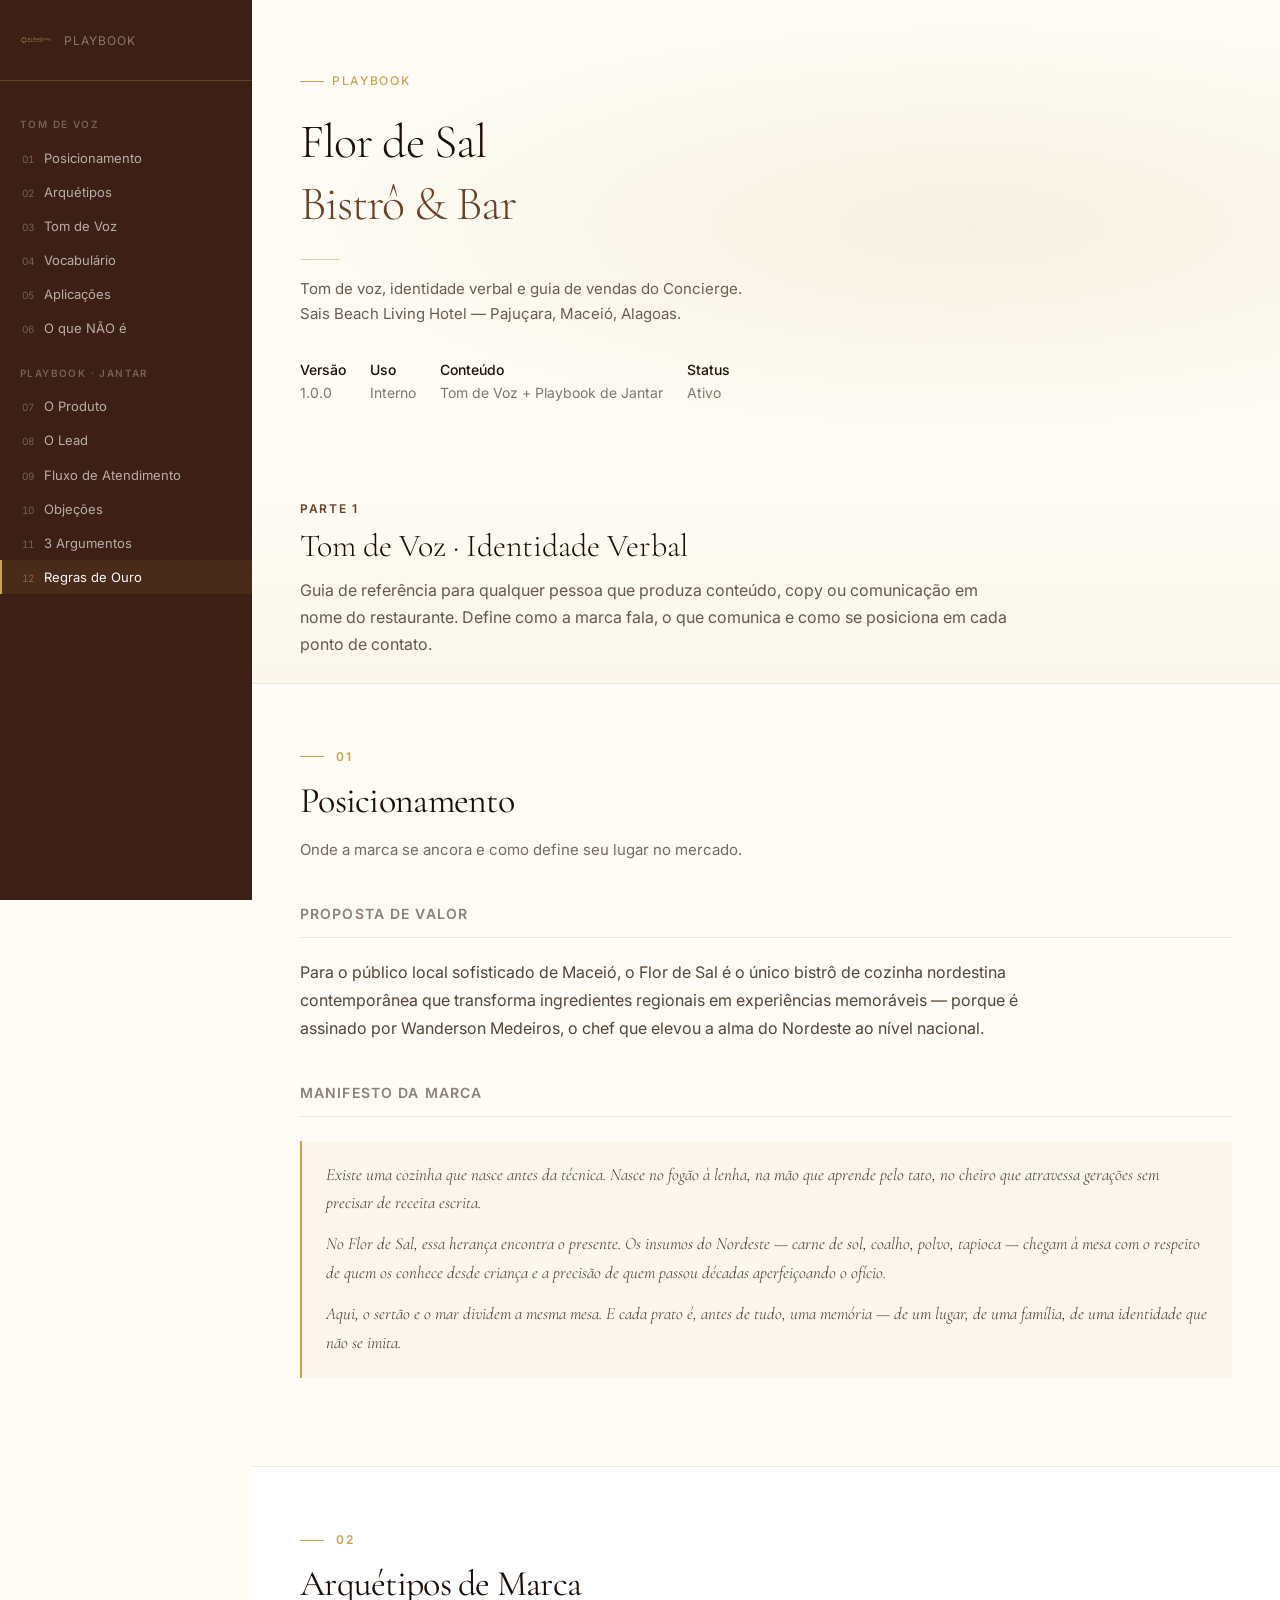
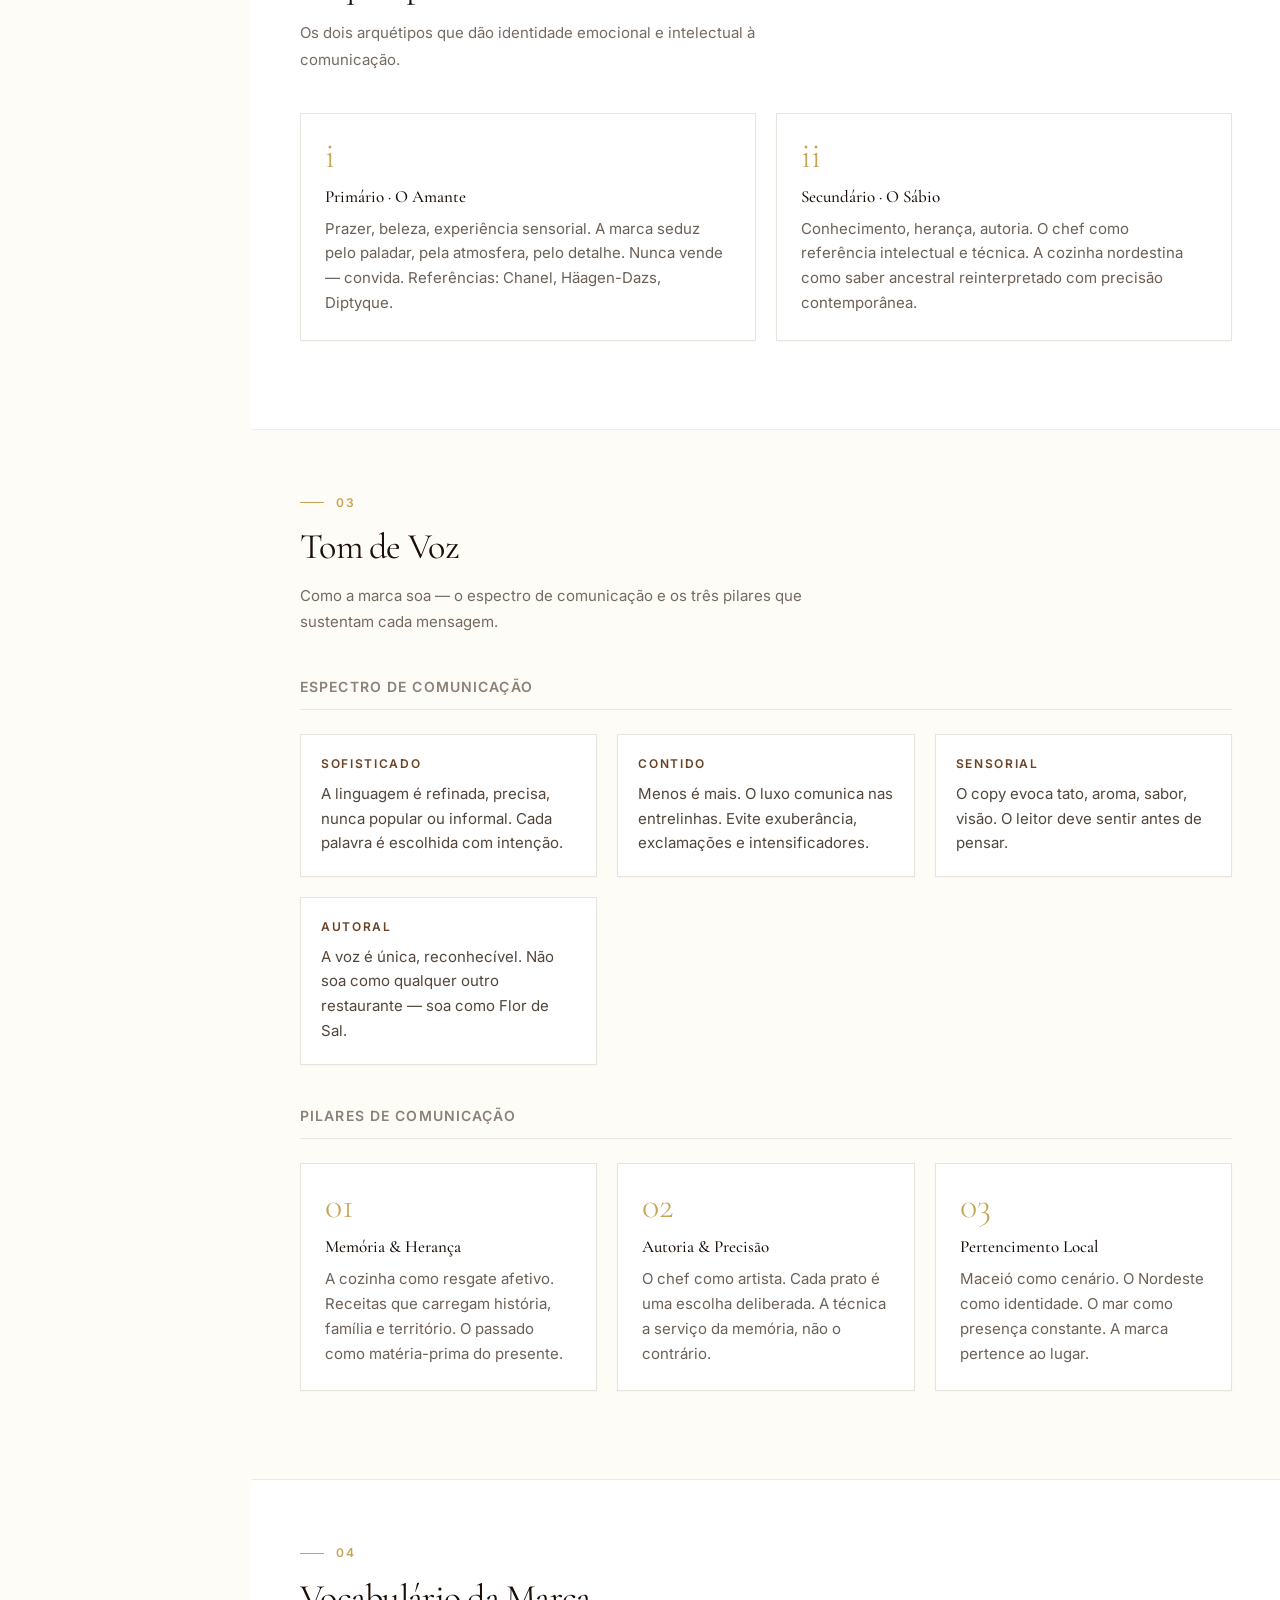
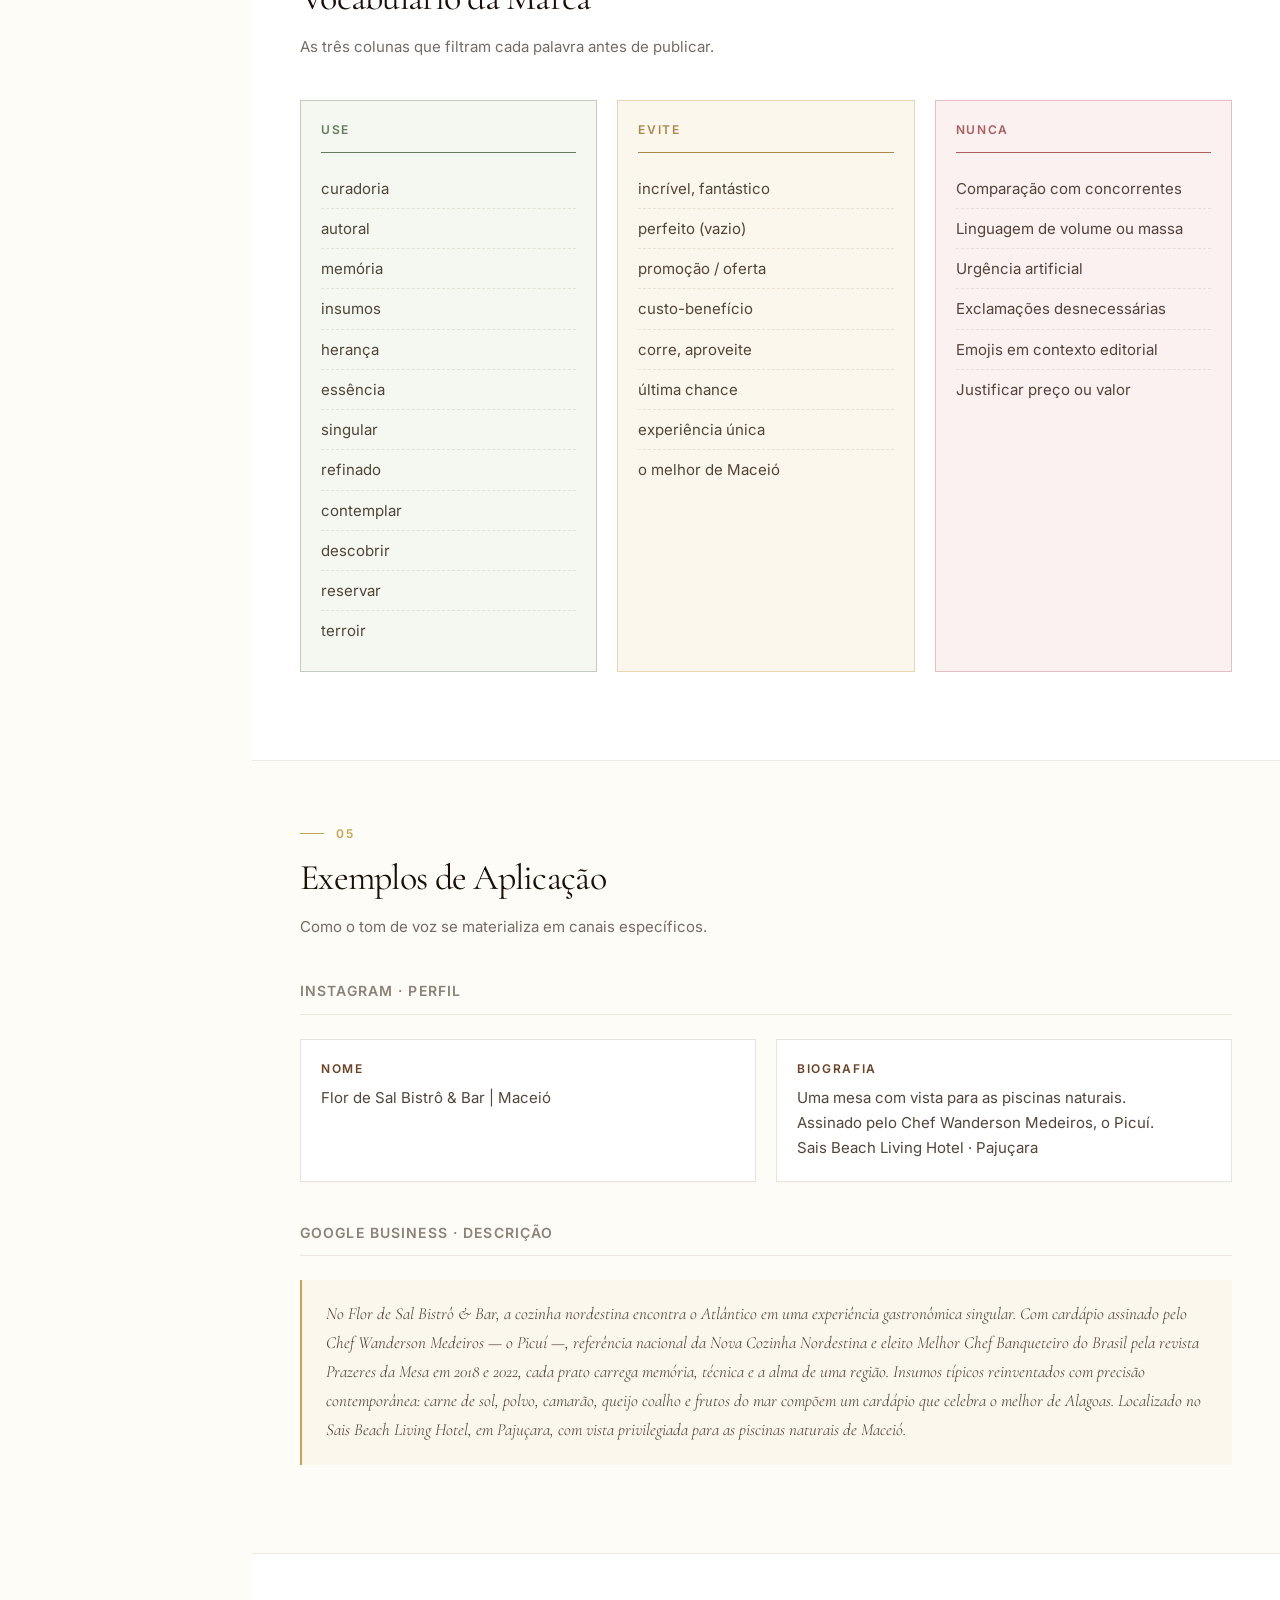
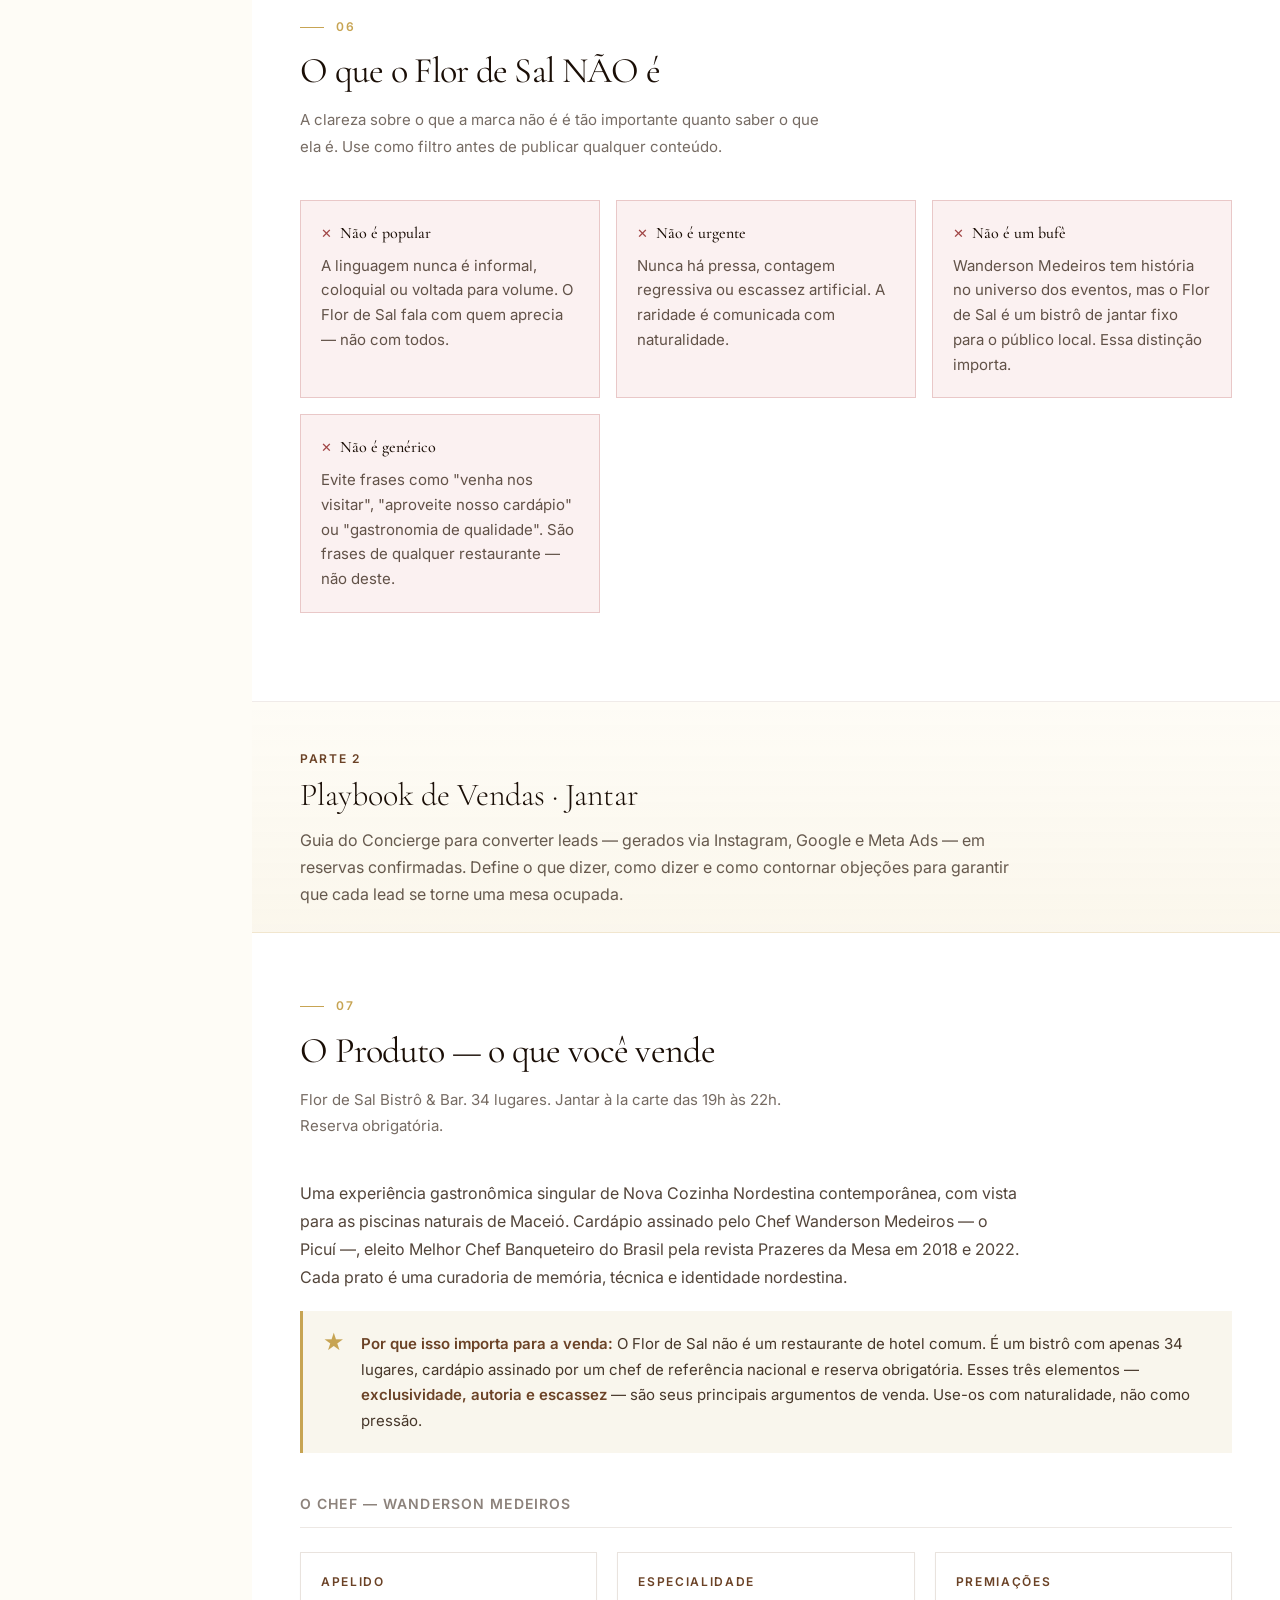
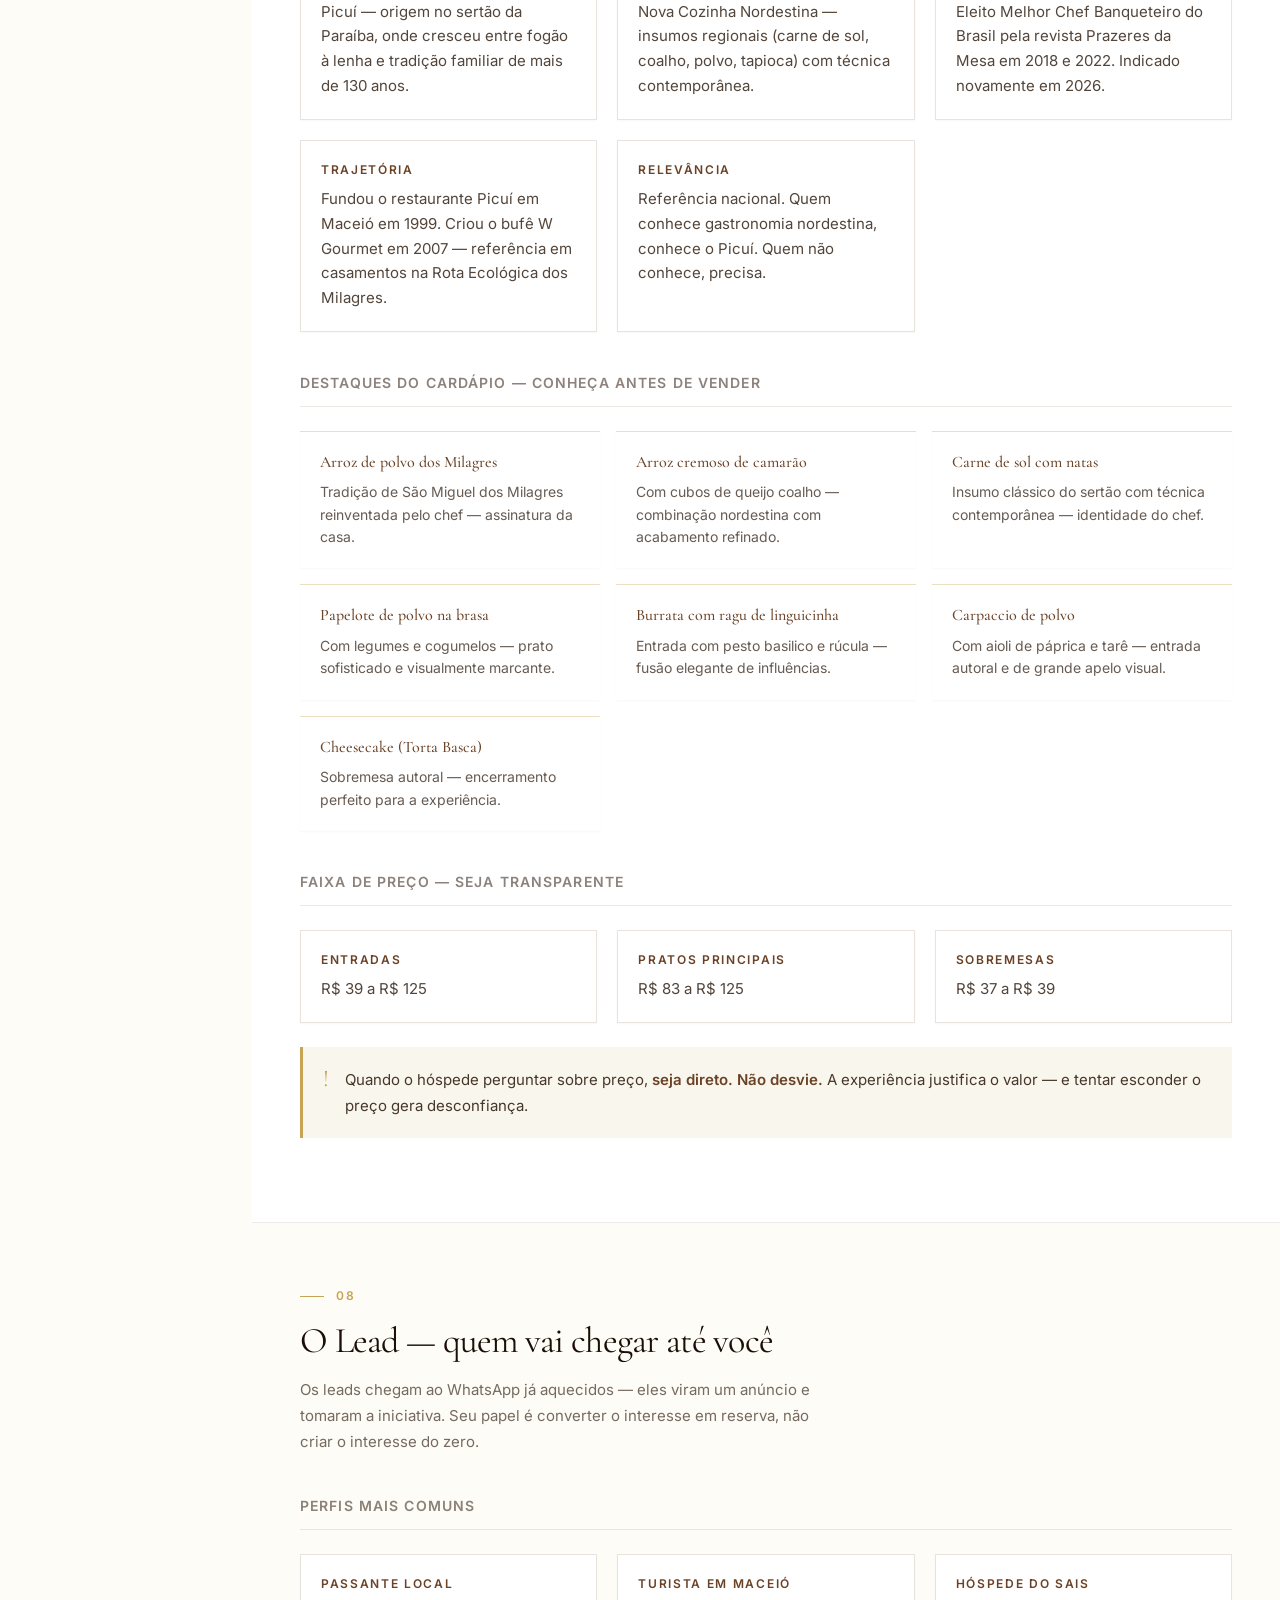
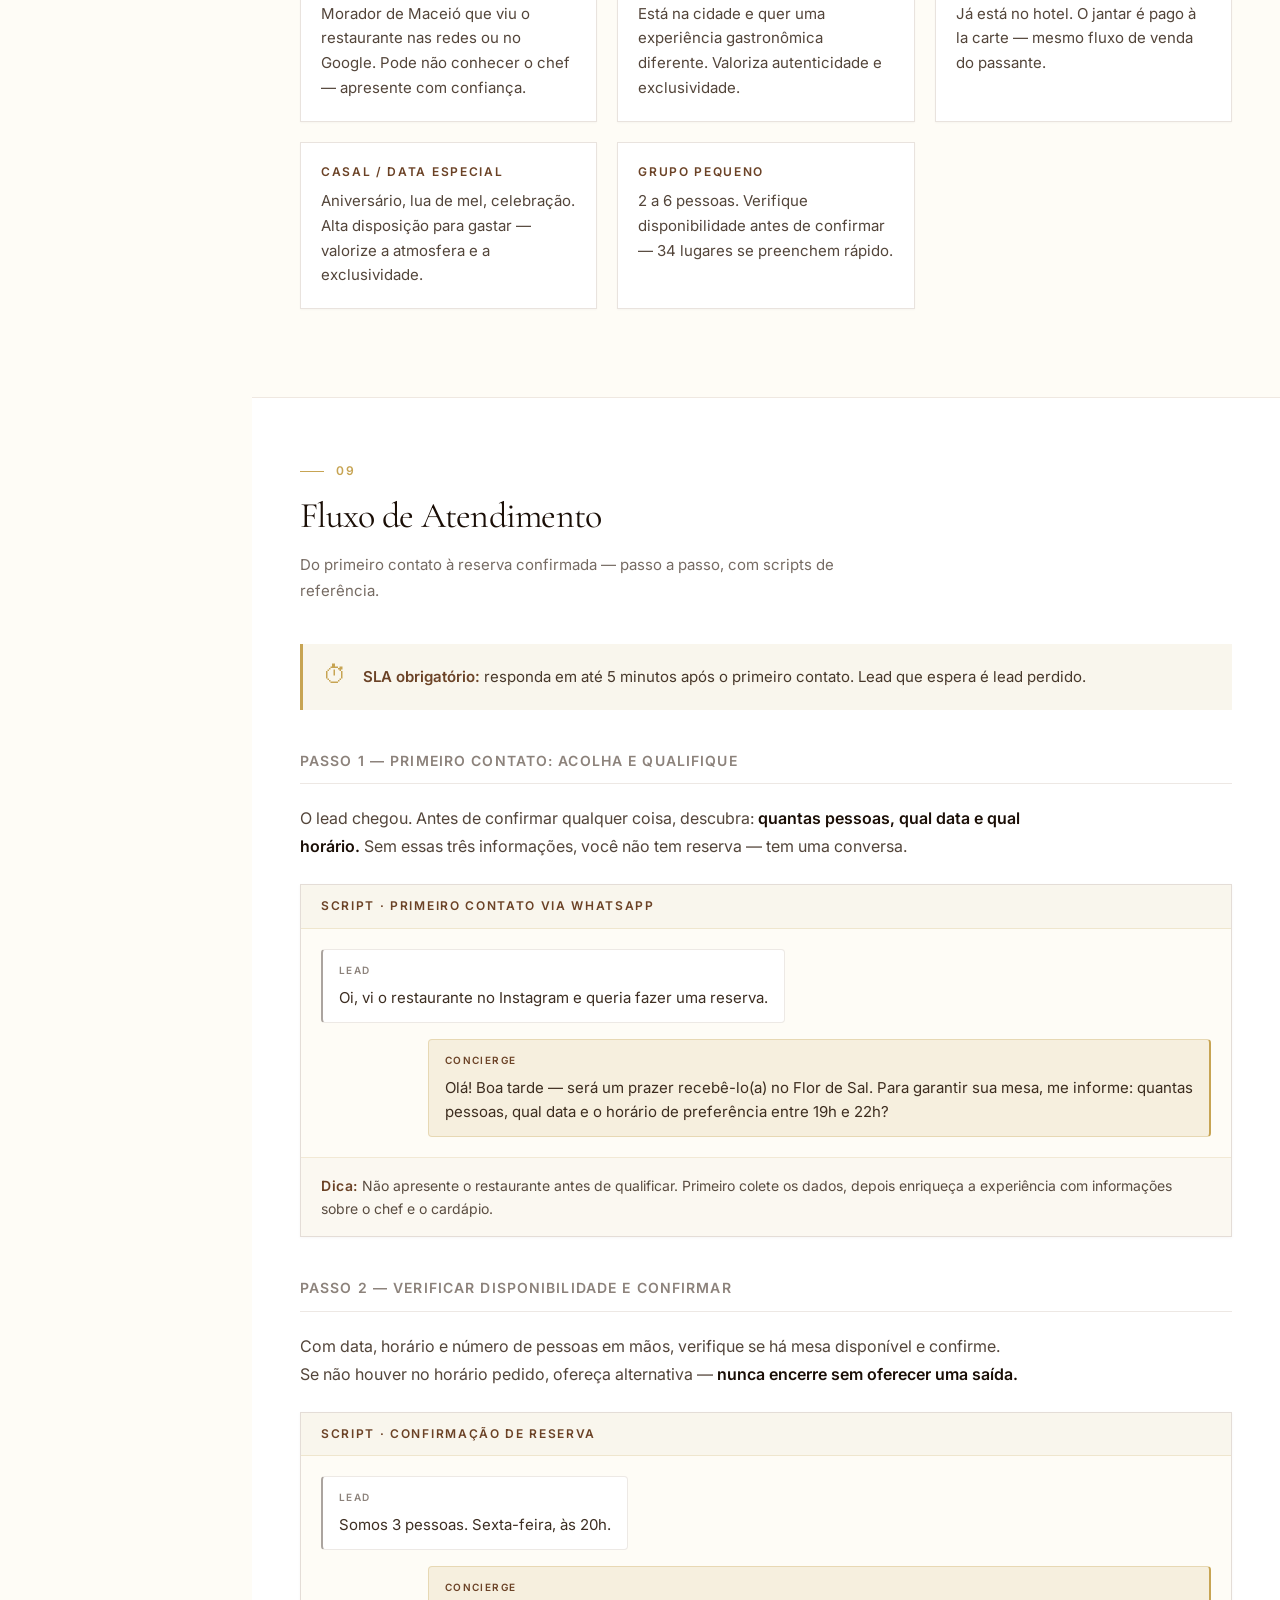
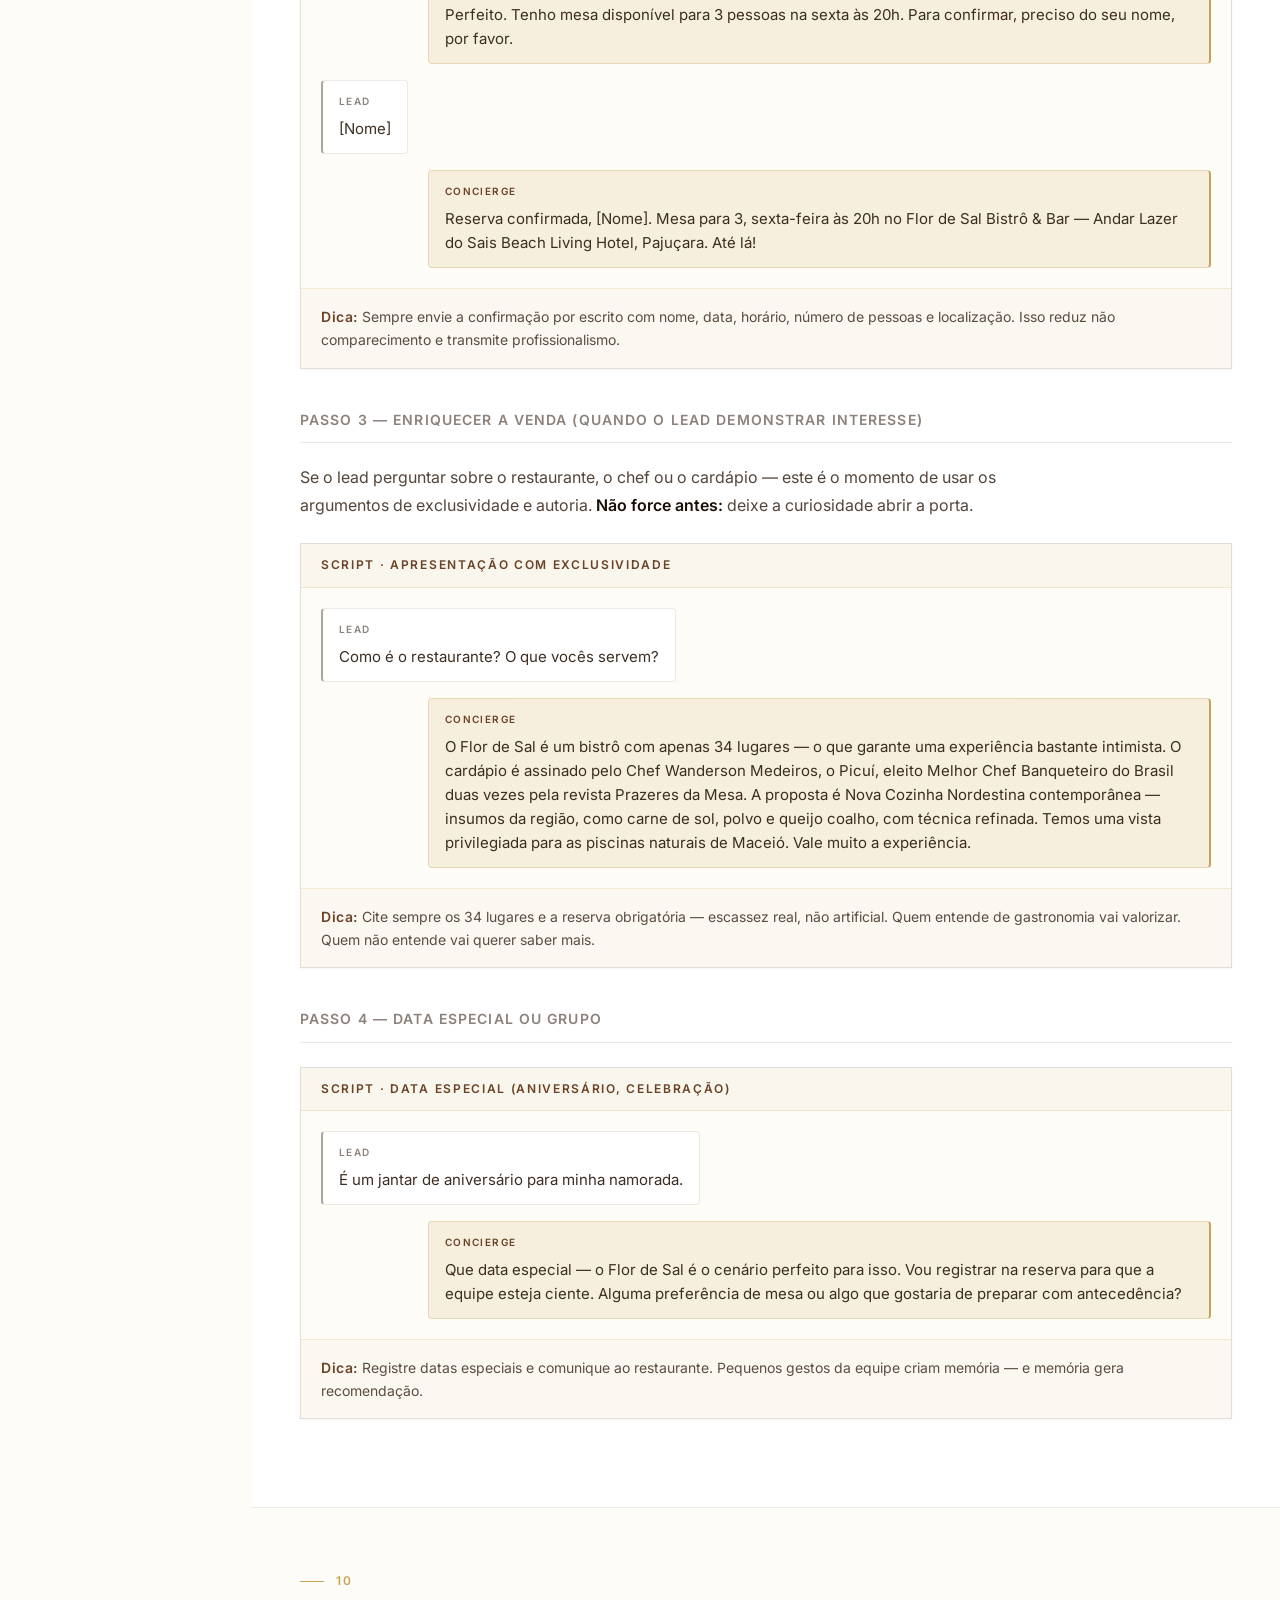
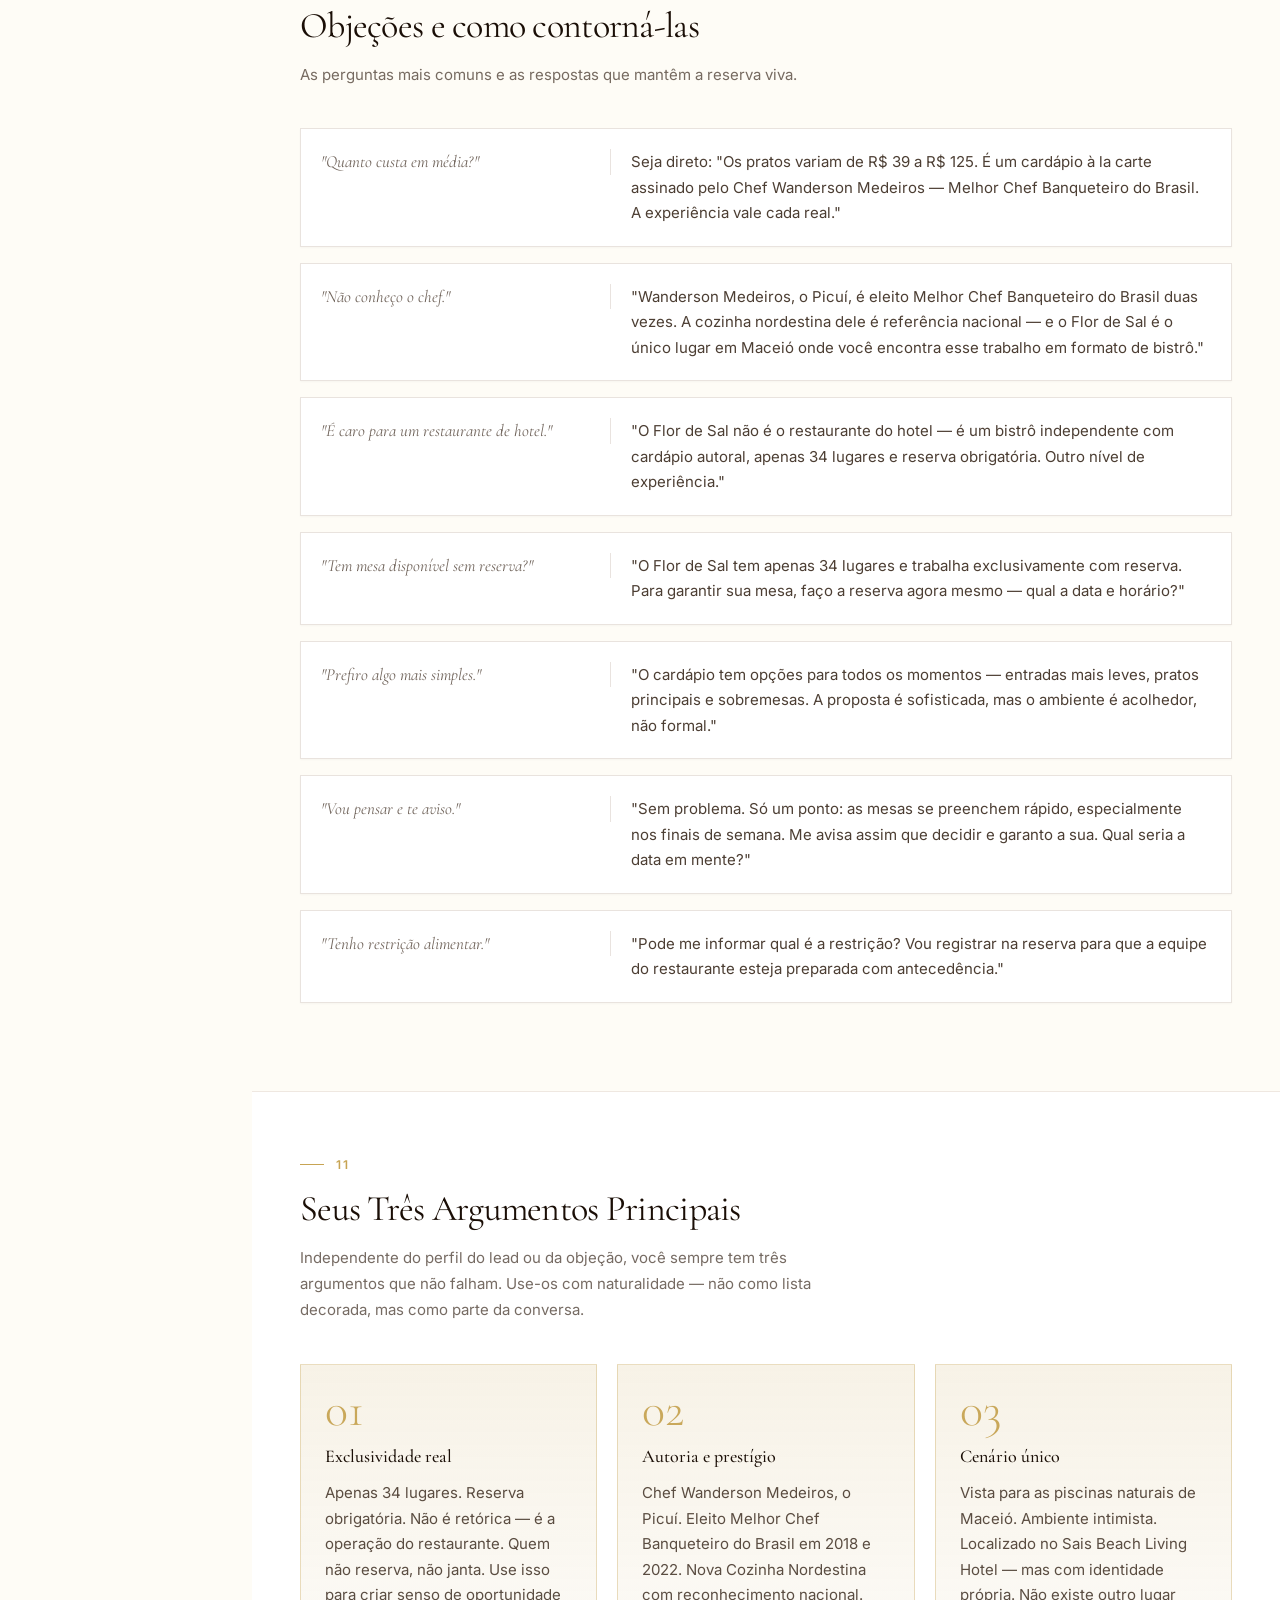
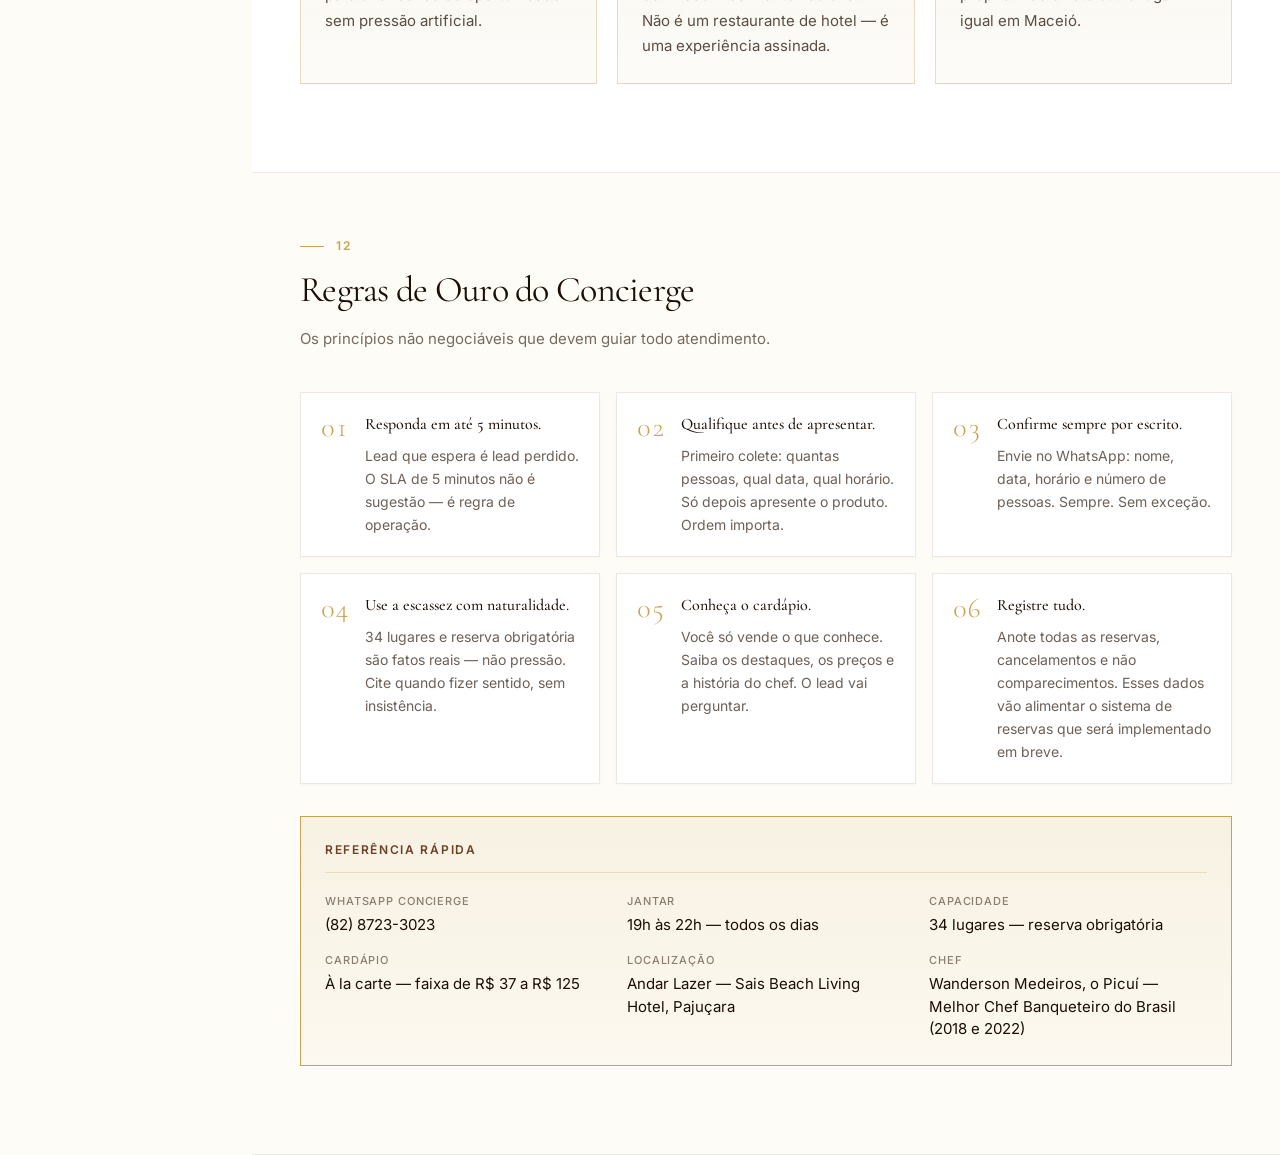
<file: public/playbook/index.html>
<!DOCTYPE html>
<html lang="pt-BR">
<head>
  <meta charset="UTF-8" />
  <meta name="viewport" content="width=device-width, initial-scale=1.0" />
  <meta name="robots" content="noindex, nofollow" />
  <title>Playbook — Flor de Sal Bistrô & Bar</title>
  <link rel="preconnect" href="https://fonts.googleapis.com" />
  <link rel="preconnect" href="https://fonts.gstatic.com" crossorigin />
  <link href="https://fonts.googleapis.com/css2?family=Cormorant+Garamond:ital,wght@0,300;0,400;0,500;0,600;1,300;1,400&family=Inter:wght@300;400;500;600&display=swap" rel="stylesheet" />
  <link rel="stylesheet" href="/designsystem/tokens.css" />
  <link rel="stylesheet" href="/designsystem/guide.css" />
  <link rel="stylesheet" href="playbook.css" />
</head>
<body>
<div class="sg-layout">

  <!-- SIDEBAR -->
  <aside class="sg-sidebar">
    <div class="sg-sidebar__brand">
      <img class="sg-sidebar__logo"
           src="/Identidade%20Visual/SVG/Logotipo_Flor%20de%20Sal%20-%20Dourado_Completa.svg"
           alt="Flor de Sal"
           onerror="this.style.display='none'" />
      <div class="sg-sidebar__subtitle">Playbook</div>
    </div>

    <nav class="sg-nav">
      <div class="sg-nav__group-label">Tom de Voz</div>
      <a class="sg-nav__item" href="#posicionamento"><span class="num">01</span>Posicionamento</a>
      <a class="sg-nav__item" href="#arquetipos"><span class="num">02</span>Arquétipos</a>
      <a class="sg-nav__item" href="#tom"><span class="num">03</span>Tom de Voz</a>
      <a class="sg-nav__item" href="#vocabulario"><span class="num">04</span>Vocabulário</a>
      <a class="sg-nav__item" href="#aplicacoes"><span class="num">05</span>Aplicações</a>
      <a class="sg-nav__item" href="#nao-e"><span class="num">06</span>O que NÃO é</a>

      <div class="sg-nav__group-label">Playbook · Jantar</div>
      <a class="sg-nav__item" href="#produto"><span class="num">07</span>O Produto</a>
      <a class="sg-nav__item" href="#lead"><span class="num">08</span>O Lead</a>
      <a class="sg-nav__item" href="#fluxo"><span class="num">09</span>Fluxo de Atendimento</a>
      <a class="sg-nav__item" href="#objecoes"><span class="num">10</span>Objeções</a>
      <a class="sg-nav__item" href="#argumentos"><span class="num">11</span>3 Argumentos</a>
      <a class="sg-nav__item" href="#regras"><span class="num">12</span>Regras de Ouro</a>
    </nav>
  </aside>

  <!-- MOBILE TOGGLE -->
  <button class="sg-mobile-toggle" aria-label="Abrir menu">
    <svg width="20" height="20" viewBox="0 0 24 24" fill="none" stroke="currentColor" stroke-width="1.5">
      <path d="M3 12h18M3 6h18M3 18h18"/>
    </svg>
  </button>

  <!-- MAIN -->
  <main class="sg-main">

    <!-- HEADER -->
    <header class="sg-header">
      <div class="sg-header__badge">Playbook</div>
      <h1>Flor de Sal<br><em>Bistrô & Bar</em></h1>
      <p class="sg-header__desc">
        Tom de voz, identidade verbal e guia de vendas do Concierge. Sais Beach Living Hotel — Pajuçara, Maceió, Alagoas.
      </p>
      <div class="sg-header__meta">
        <div class="sg-header__meta-item"><strong>Versão</strong>1.0.0</div>
        <div class="sg-header__meta-item"><strong>Uso</strong>Interno</div>
        <div class="sg-header__meta-item"><strong>Conteúdo</strong>Tom de Voz + Playbook de Jantar</div>
        <div class="sg-header__meta-item"><strong>Status</strong>Ativo</div>
      </div>
    </header>

    <!-- ══════════════════════════════════════════════════ -->
    <!-- GRUPO: TOM DE VOZ                                  -->
    <!-- ══════════════════════════════════════════════════ -->
    <div class="pb-group-divider">
      <div class="pb-group-divider__label">Parte 1</div>
      <h2 class="pb-group-divider__title">Tom de Voz · Identidade Verbal</h2>
      <p class="pb-group-divider__desc">
        Guia de referência para qualquer pessoa que produza conteúdo, copy ou comunicação em nome do restaurante. Define como a marca fala, o que comunica e como se posiciona em cada ponto de contato.
      </p>
    </div>

    <!-- ══ 01 POSICIONAMENTO ═══════════════════════════ -->
    <section class="sg-section" id="posicionamento">
      <div class="sg-section__header">
        <span class="sg-section__num">01</span>
        <h2 class="sg-section__title">Posicionamento</h2>
        <p class="sg-section__desc">Onde a marca se ancora e como define seu lugar no mercado.</p>
      </div>

      <div class="sg-subsection">
        <h3 class="sg-subsection__title">Proposta de Valor</h3>
        <div class="pb-prose">
          <p>Para o público local sofisticado de Maceió, o Flor de Sal é o único bistrô de cozinha nordestina contemporânea que transforma ingredientes regionais em experiências memoráveis — porque é assinado por Wanderson Medeiros, o chef que elevou a alma do Nordeste ao nível nacional.</p>
        </div>
      </div>

      <div class="sg-subsection">
        <h3 class="sg-subsection__title">Manifesto da Marca</h3>
        <blockquote class="pb-quote">
          <p>Existe uma cozinha que nasce antes da técnica. Nasce no fogão à lenha, na mão que aprende pelo tato, no cheiro que atravessa gerações sem precisar de receita escrita.</p>
          <p>No Flor de Sal, essa herança encontra o presente. Os insumos do Nordeste — carne de sol, coalho, polvo, tapioca — chegam à mesa com o respeito de quem os conhece desde criança e a precisão de quem passou décadas aperfeiçoando o ofício.</p>
          <p>Aqui, o sertão e o mar dividem a mesma mesa. E cada prato é, antes de tudo, uma memória — de um lugar, de uma família, de uma identidade que não se imita.</p>
        </blockquote>
      </div>
    </section>

    <!-- ══ 02 ARQUÉTIPOS ═══════════════════════════════ -->
    <section class="sg-section" id="arquetipos">
      <div class="sg-section__header">
        <span class="sg-section__num">02</span>
        <h2 class="sg-section__title">Arquétipos de Marca</h2>
        <p class="sg-section__desc">Os dois arquétipos que dão identidade emocional e intelectual à comunicação.</p>
      </div>

      <div class="pb-pillars">
        <div class="pb-pillar">
          <span class="pb-pillar__num">i</span>
          <h4 class="pb-pillar__title">Primário · O Amante</h4>
          <p class="pb-pillar__desc">Prazer, beleza, experiência sensorial. A marca seduz pelo paladar, pela atmosfera, pelo detalhe. Nunca vende — convida. Referências: Chanel, Häagen-Dazs, Diptyque.</p>
        </div>
        <div class="pb-pillar">
          <span class="pb-pillar__num">ii</span>
          <h4 class="pb-pillar__title">Secundário · O Sábio</h4>
          <p class="pb-pillar__desc">Conhecimento, herança, autoria. O chef como referência intelectual e técnica. A cozinha nordestina como saber ancestral reinterpretado com precisão contemporânea.</p>
        </div>
      </div>
    </section>

    <!-- ══ 03 TOM DE VOZ ══════════════════════════════ -->
    <section class="sg-section" id="tom">
      <div class="sg-section__header">
        <span class="sg-section__num">03</span>
        <h2 class="sg-section__title">Tom de Voz</h2>
        <p class="sg-section__desc">Como a marca soa — o espectro de comunicação e os três pilares que sustentam cada mensagem.</p>
      </div>

      <div class="sg-subsection">
        <h3 class="sg-subsection__title">Espectro de Comunicação</h3>
        <div class="pb-keyvals">
          <div class="pb-keyval">
            <dt>Sofisticado</dt>
            <dd>A linguagem é refinada, precisa, nunca popular ou informal. Cada palavra é escolhida com intenção.</dd>
          </div>
          <div class="pb-keyval">
            <dt>Contido</dt>
            <dd>Menos é mais. O luxo comunica nas entrelinhas. Evite exuberância, exclamações e intensificadores.</dd>
          </div>
          <div class="pb-keyval">
            <dt>Sensorial</dt>
            <dd>O copy evoca tato, aroma, sabor, visão. O leitor deve sentir antes de pensar.</dd>
          </div>
          <div class="pb-keyval">
            <dt>Autoral</dt>
            <dd>A voz é única, reconhecível. Não soa como qualquer outro restaurante — soa como Flor de Sal.</dd>
          </div>
        </div>
      </div>

      <div class="sg-subsection">
        <h3 class="sg-subsection__title">Pilares de Comunicação</h3>
        <div class="pb-pillars">
          <div class="pb-pillar">
            <span class="pb-pillar__num">01</span>
            <h4 class="pb-pillar__title">Memória &amp; Herança</h4>
            <p class="pb-pillar__desc">A cozinha como resgate afetivo. Receitas que carregam história, família e território. O passado como matéria-prima do presente.</p>
          </div>
          <div class="pb-pillar">
            <span class="pb-pillar__num">02</span>
            <h4 class="pb-pillar__title">Autoria &amp; Precisão</h4>
            <p class="pb-pillar__desc">O chef como artista. Cada prato é uma escolha deliberada. A técnica a serviço da memória, não o contrário.</p>
          </div>
          <div class="pb-pillar">
            <span class="pb-pillar__num">03</span>
            <h4 class="pb-pillar__title">Pertencimento Local</h4>
            <p class="pb-pillar__desc">Maceió como cenário. O Nordeste como identidade. O mar como presença constante. A marca pertence ao lugar.</p>
          </div>
        </div>
      </div>
    </section>

    <!-- ══ 04 VOCABULÁRIO ══════════════════════════════ -->
    <section class="sg-section" id="vocabulario">
      <div class="sg-section__header">
        <span class="sg-section__num">04</span>
        <h2 class="sg-section__title">Vocabulário da Marca</h2>
        <p class="sg-section__desc">As três colunas que filtram cada palavra antes de publicar.</p>
      </div>

      <div class="pb-vocab">
        <div class="pb-vocab__col pb-vocab__col--use">
          <div class="pb-vocab__title">Use</div>
          <ul>
            <li>curadoria</li>
            <li>autoral</li>
            <li>memória</li>
            <li>insumos</li>
            <li>herança</li>
            <li>essência</li>
            <li>singular</li>
            <li>refinado</li>
            <li>contemplar</li>
            <li>descobrir</li>
            <li>reservar</li>
            <li>terroir</li>
          </ul>
        </div>
        <div class="pb-vocab__col pb-vocab__col--avoid">
          <div class="pb-vocab__title">Evite</div>
          <ul>
            <li>incrível, fantástico</li>
            <li>perfeito (vazio)</li>
            <li>promoção / oferta</li>
            <li>custo-benefício</li>
            <li>corre, aproveite</li>
            <li>última chance</li>
            <li>experiência única</li>
            <li>o melhor de Maceió</li>
          </ul>
        </div>
        <div class="pb-vocab__col pb-vocab__col--never">
          <div class="pb-vocab__title">Nunca</div>
          <ul>
            <li>Comparação com concorrentes</li>
            <li>Linguagem de volume ou massa</li>
            <li>Urgência artificial</li>
            <li>Exclamações desnecessárias</li>
            <li>Emojis em contexto editorial</li>
            <li>Justificar preço ou valor</li>
          </ul>
        </div>
      </div>
    </section>

    <!-- ══ 05 APLICAÇÕES ═══════════════════════════════ -->
    <section class="sg-section" id="aplicacoes">
      <div class="sg-section__header">
        <span class="sg-section__num">05</span>
        <h2 class="sg-section__title">Exemplos de Aplicação</h2>
        <p class="sg-section__desc">Como o tom de voz se materializa em canais específicos.</p>
      </div>

      <div class="sg-subsection">
        <h3 class="sg-subsection__title">Instagram · Perfil</h3>
        <div class="pb-keyvals">
          <div class="pb-keyval">
            <dt>Nome</dt>
            <dd>Flor de Sal Bistrô &amp; Bar | Maceió</dd>
          </div>
          <div class="pb-keyval">
            <dt>Biografia</dt>
            <dd>Uma mesa com vista para as piscinas naturais.<br>Assinado pelo Chef Wanderson Medeiros, o Picuí.<br>Sais Beach Living Hotel · Pajuçara</dd>
          </div>
        </div>
      </div>

      <div class="sg-subsection">
        <h3 class="sg-subsection__title">Google Business · Descrição</h3>
        <blockquote class="pb-quote">
          <p>No Flor de Sal Bistrô &amp; Bar, a cozinha nordestina encontra o Atlântico em uma experiência gastronômica singular. Com cardápio assinado pelo Chef Wanderson Medeiros — o Picuí —, referência nacional da Nova Cozinha Nordestina e eleito Melhor Chef Banqueteiro do Brasil pela revista Prazeres da Mesa em 2018 e 2022, cada prato carrega memória, técnica e a alma de uma região. Insumos típicos reinventados com precisão contemporânea: carne de sol, polvo, camarão, queijo coalho e frutos do mar compõem um cardápio que celebra o melhor de Alagoas. Localizado no Sais Beach Living Hotel, em Pajuçara, com vista privilegiada para as piscinas naturais de Maceió.</p>
        </blockquote>
      </div>
    </section>

    <!-- ══ 06 O QUE NÃO É ══════════════════════════════ -->
    <section class="sg-section" id="nao-e">
      <div class="sg-section__header">
        <span class="sg-section__num">06</span>
        <h2 class="sg-section__title">O que o Flor de Sal NÃO é</h2>
        <p class="sg-section__desc">A clareza sobre o que a marca não é é tão importante quanto saber o que ela é. Use como filtro antes de publicar qualquer conteúdo.</p>
      </div>

      <div class="pb-notis">
        <div class="pb-noti">
          <div class="pb-noti__title">Não é popular</div>
          <p class="pb-noti__desc">A linguagem nunca é informal, coloquial ou voltada para volume. O Flor de Sal fala com quem aprecia — não com todos.</p>
        </div>
        <div class="pb-noti">
          <div class="pb-noti__title">Não é urgente</div>
          <p class="pb-noti__desc">Nunca há pressa, contagem regressiva ou escassez artificial. A raridade é comunicada com naturalidade.</p>
        </div>
        <div class="pb-noti">
          <div class="pb-noti__title">Não é um bufê</div>
          <p class="pb-noti__desc">Wanderson Medeiros tem história no universo dos eventos, mas o Flor de Sal é um bistrô de jantar fixo para o público local. Essa distinção importa.</p>
        </div>
        <div class="pb-noti">
          <div class="pb-noti__title">Não é genérico</div>
          <p class="pb-noti__desc">Evite frases como "venha nos visitar", "aproveite nosso cardápio" ou "gastronomia de qualidade". São frases de qualquer restaurante — não deste.</p>
        </div>
      </div>
    </section>


    <!-- ══════════════════════════════════════════════════ -->
    <!-- GRUPO: PLAYBOOK · JANTAR                           -->
    <!-- ══════════════════════════════════════════════════ -->
    <div class="pb-group-divider">
      <div class="pb-group-divider__label">Parte 2</div>
      <h2 class="pb-group-divider__title">Playbook de Vendas · Jantar</h2>
      <p class="pb-group-divider__desc">
        Guia do Concierge para converter leads — gerados via Instagram, Google e Meta Ads — em reservas confirmadas. Define o que dizer, como dizer e como contornar objeções para garantir que cada lead se torne uma mesa ocupada.
      </p>
    </div>

    <!-- ══ 07 O PRODUTO ═══════════════════════════════ -->
    <section class="sg-section" id="produto">
      <div class="sg-section__header">
        <span class="sg-section__num">07</span>
        <h2 class="sg-section__title">O Produto — o que você vende</h2>
        <p class="sg-section__desc">Flor de Sal Bistrô &amp; Bar. 34 lugares. Jantar à la carte das 19h às 22h. Reserva obrigatória.</p>
      </div>

      <div class="sg-subsection">
        <div class="pb-prose">
          <p>Uma experiência gastronômica singular de Nova Cozinha Nordestina contemporânea, com vista para as piscinas naturais de Maceió. Cardápio assinado pelo Chef Wanderson Medeiros — o Picuí —, eleito Melhor Chef Banqueteiro do Brasil pela revista Prazeres da Mesa em 2018 e 2022. Cada prato é uma curadoria de memória, técnica e identidade nordestina.</p>
        </div>

        <div class="pb-callout">
          <div class="pb-callout__icon">★</div>
          <div class="pb-callout__body">
            <strong>Por que isso importa para a venda:</strong> O Flor de Sal não é um restaurante de hotel comum. É um bistrô com apenas 34 lugares, cardápio assinado por um chef de referência nacional e reserva obrigatória. Esses três elementos — <strong>exclusividade, autoria e escassez</strong> — são seus principais argumentos de venda. Use-os com naturalidade, não como pressão.
          </div>
        </div>
      </div>

      <div class="sg-subsection">
        <h3 class="sg-subsection__title">O Chef — Wanderson Medeiros</h3>
        <div class="pb-keyvals">
          <div class="pb-keyval">
            <dt>Apelido</dt>
            <dd>Picuí — origem no sertão da Paraíba, onde cresceu entre fogão à lenha e tradição familiar de mais de 130 anos.</dd>
          </div>
          <div class="pb-keyval">
            <dt>Especialidade</dt>
            <dd>Nova Cozinha Nordestina — insumos regionais (carne de sol, coalho, polvo, tapioca) com técnica contemporânea.</dd>
          </div>
          <div class="pb-keyval">
            <dt>Premiações</dt>
            <dd>Eleito Melhor Chef Banqueteiro do Brasil pela revista Prazeres da Mesa em 2018 e 2022. Indicado novamente em 2026.</dd>
          </div>
          <div class="pb-keyval">
            <dt>Trajetória</dt>
            <dd>Fundou o restaurante Picuí em Maceió em 1999. Criou o bufê W Gourmet em 2007 — referência em casamentos na Rota Ecológica dos Milagres.</dd>
          </div>
          <div class="pb-keyval">
            <dt>Relevância</dt>
            <dd>Referência nacional. Quem conhece gastronomia nordestina, conhece o Picuí. Quem não conhece, precisa.</dd>
          </div>
        </div>
      </div>

      <div class="sg-subsection">
        <h3 class="sg-subsection__title">Destaques do Cardápio — conheça antes de vender</h3>
        <div class="pb-dishes">
          <div class="pb-dish">
            <div class="pb-dish__name">Arroz de polvo dos Milagres</div>
            <p class="pb-dish__desc">Tradição de São Miguel dos Milagres reinventada pelo chef — assinatura da casa.</p>
          </div>
          <div class="pb-dish">
            <div class="pb-dish__name">Arroz cremoso de camarão</div>
            <p class="pb-dish__desc">Com cubos de queijo coalho — combinação nordestina com acabamento refinado.</p>
          </div>
          <div class="pb-dish">
            <div class="pb-dish__name">Carne de sol com natas</div>
            <p class="pb-dish__desc">Insumo clássico do sertão com técnica contemporânea — identidade do chef.</p>
          </div>
          <div class="pb-dish">
            <div class="pb-dish__name">Papelote de polvo na brasa</div>
            <p class="pb-dish__desc">Com legumes e cogumelos — prato sofisticado e visualmente marcante.</p>
          </div>
          <div class="pb-dish">
            <div class="pb-dish__name">Burrata com ragu de linguicinha</div>
            <p class="pb-dish__desc">Entrada com pesto basilico e rúcula — fusão elegante de influências.</p>
          </div>
          <div class="pb-dish">
            <div class="pb-dish__name">Carpaccio de polvo</div>
            <p class="pb-dish__desc">Com aioli de páprica e tarê — entrada autoral e de grande apelo visual.</p>
          </div>
          <div class="pb-dish">
            <div class="pb-dish__name">Cheesecake (Torta Basca)</div>
            <p class="pb-dish__desc">Sobremesa autoral — encerramento perfeito para a experiência.</p>
          </div>
        </div>
      </div>

      <div class="sg-subsection">
        <h3 class="sg-subsection__title">Faixa de Preço — seja transparente</h3>
        <div class="pb-keyvals">
          <div class="pb-keyval">
            <dt>Entradas</dt>
            <dd>R$ 39 a R$ 125</dd>
          </div>
          <div class="pb-keyval">
            <dt>Pratos principais</dt>
            <dd>R$ 83 a R$ 125</dd>
          </div>
          <div class="pb-keyval">
            <dt>Sobremesas</dt>
            <dd>R$ 37 a R$ 39</dd>
          </div>
        </div>
        <div class="pb-callout">
          <div class="pb-callout__icon">!</div>
          <div class="pb-callout__body">
            Quando o hóspede perguntar sobre preço, <strong>seja direto. Não desvie.</strong> A experiência justifica o valor — e tentar esconder o preço gera desconfiança.
          </div>
        </div>
      </div>
    </section>

    <!-- ══ 08 O LEAD ══════════════════════════════════ -->
    <section class="sg-section" id="lead">
      <div class="sg-section__header">
        <span class="sg-section__num">08</span>
        <h2 class="sg-section__title">O Lead — quem vai chegar até você</h2>
        <p class="sg-section__desc">Os leads chegam ao WhatsApp já aquecidos — eles viram um anúncio e tomaram a iniciativa. Seu papel é converter o interesse em reserva, não criar o interesse do zero.</p>
      </div>

      <div class="sg-subsection">
        <h3 class="sg-subsection__title">Perfis Mais Comuns</h3>
        <div class="pb-keyvals">
          <div class="pb-keyval">
            <dt>Passante local</dt>
            <dd>Morador de Maceió que viu o restaurante nas redes ou no Google. Pode não conhecer o chef — apresente com confiança.</dd>
          </div>
          <div class="pb-keyval">
            <dt>Turista em Maceió</dt>
            <dd>Está na cidade e quer uma experiência gastronômica diferente. Valoriza autenticidade e exclusividade.</dd>
          </div>
          <div class="pb-keyval">
            <dt>Hóspede do Sais</dt>
            <dd>Já está no hotel. O jantar é pago à la carte — mesmo fluxo de venda do passante.</dd>
          </div>
          <div class="pb-keyval">
            <dt>Casal / data especial</dt>
            <dd>Aniversário, lua de mel, celebração. Alta disposição para gastar — valorize a atmosfera e a exclusividade.</dd>
          </div>
          <div class="pb-keyval">
            <dt>Grupo pequeno</dt>
            <dd>2 a 6 pessoas. Verifique disponibilidade antes de confirmar — 34 lugares se preenchem rápido.</dd>
          </div>
        </div>
      </div>
    </section>

    <!-- ══ 09 FLUXO DE ATENDIMENTO ════════════════════ -->
    <section class="sg-section" id="fluxo">
      <div class="sg-section__header">
        <span class="sg-section__num">09</span>
        <h2 class="sg-section__title">Fluxo de Atendimento</h2>
        <p class="sg-section__desc">Do primeiro contato à reserva confirmada — passo a passo, com scripts de referência.</p>
      </div>

      <div class="pb-callout">
        <div class="pb-callout__icon">⏱</div>
        <div class="pb-callout__body">
          <strong>SLA obrigatório:</strong> responda em até 5 minutos após o primeiro contato. Lead que espera é lead perdido.
        </div>
      </div>

      <div class="sg-subsection">
        <h3 class="sg-subsection__title">Passo 1 — Primeiro contato: acolha e qualifique</h3>
        <div class="pb-prose">
          <p>O lead chegou. Antes de confirmar qualquer coisa, descubra: <strong>quantas pessoas, qual data e qual horário.</strong> Sem essas três informações, você não tem reserva — tem uma conversa.</p>
        </div>

        <div class="pb-script">
          <div class="pb-script__header">Script · Primeiro contato via WhatsApp</div>
          <div class="pb-script__body">
            <div class="pb-bubble pb-bubble--lead">
              <span class="pb-bubble__author">Lead</span>
              <p>Oi, vi o restaurante no Instagram e queria fazer uma reserva.</p>
            </div>
            <div class="pb-bubble pb-bubble--concierge">
              <span class="pb-bubble__author">Concierge</span>
              <p>Olá! Boa tarde — será um prazer recebê-lo(a) no Flor de Sal. Para garantir sua mesa, me informe: quantas pessoas, qual data e o horário de preferência entre 19h e 22h?</p>
            </div>
          </div>
          <div class="pb-script__tip">
            <strong>Dica:</strong> Não apresente o restaurante antes de qualificar. Primeiro colete os dados, depois enriqueça a experiência com informações sobre o chef e o cardápio.
          </div>
        </div>
      </div>

      <div class="sg-subsection">
        <h3 class="sg-subsection__title">Passo 2 — Verificar disponibilidade e confirmar</h3>
        <div class="pb-prose">
          <p>Com data, horário e número de pessoas em mãos, verifique se há mesa disponível e confirme. Se não houver no horário pedido, ofereça alternativa — <strong>nunca encerre sem oferecer uma saída.</strong></p>
        </div>

        <div class="pb-script">
          <div class="pb-script__header">Script · Confirmação de reserva</div>
          <div class="pb-script__body">
            <div class="pb-bubble pb-bubble--lead">
              <span class="pb-bubble__author">Lead</span>
              <p>Somos 3 pessoas. Sexta-feira, às 20h.</p>
            </div>
            <div class="pb-bubble pb-bubble--concierge">
              <span class="pb-bubble__author">Concierge</span>
              <p>Perfeito. Tenho mesa disponível para 3 pessoas na sexta às 20h. Para confirmar, preciso do seu nome, por favor.</p>
            </div>
            <div class="pb-bubble pb-bubble--lead">
              <span class="pb-bubble__author">Lead</span>
              <p>[Nome]</p>
            </div>
            <div class="pb-bubble pb-bubble--concierge">
              <span class="pb-bubble__author">Concierge</span>
              <p>Reserva confirmada, [Nome]. Mesa para 3, sexta-feira às 20h no Flor de Sal Bistrô &amp; Bar — Andar Lazer do Sais Beach Living Hotel, Pajuçara. Até lá!</p>
            </div>
          </div>
          <div class="pb-script__tip">
            <strong>Dica:</strong> Sempre envie a confirmação por escrito com nome, data, horário, número de pessoas e localização. Isso reduz não comparecimento e transmite profissionalismo.
          </div>
        </div>
      </div>

      <div class="sg-subsection">
        <h3 class="sg-subsection__title">Passo 3 — Enriquecer a venda (quando o lead demonstrar interesse)</h3>
        <div class="pb-prose">
          <p>Se o lead perguntar sobre o restaurante, o chef ou o cardápio — este é o momento de usar os argumentos de exclusividade e autoria. <strong>Não force antes:</strong> deixe a curiosidade abrir a porta.</p>
        </div>

        <div class="pb-script">
          <div class="pb-script__header">Script · Apresentação com exclusividade</div>
          <div class="pb-script__body">
            <div class="pb-bubble pb-bubble--lead">
              <span class="pb-bubble__author">Lead</span>
              <p>Como é o restaurante? O que vocês servem?</p>
            </div>
            <div class="pb-bubble pb-bubble--concierge">
              <span class="pb-bubble__author">Concierge</span>
              <p>O Flor de Sal é um bistrô com apenas 34 lugares — o que garante uma experiência bastante intimista. O cardápio é assinado pelo Chef Wanderson Medeiros, o Picuí, eleito Melhor Chef Banqueteiro do Brasil duas vezes pela revista Prazeres da Mesa. A proposta é Nova Cozinha Nordestina contemporânea — insumos da região, como carne de sol, polvo e queijo coalho, com técnica refinada. Temos uma vista privilegiada para as piscinas naturais de Maceió. Vale muito a experiência.</p>
            </div>
          </div>
          <div class="pb-script__tip">
            <strong>Dica:</strong> Cite sempre os 34 lugares e a reserva obrigatória — escassez real, não artificial. Quem entende de gastronomia vai valorizar. Quem não entende vai querer saber mais.
          </div>
        </div>
      </div>

      <div class="sg-subsection">
        <h3 class="sg-subsection__title">Passo 4 — Data especial ou grupo</h3>

        <div class="pb-script">
          <div class="pb-script__header">Script · Data especial (aniversário, celebração)</div>
          <div class="pb-script__body">
            <div class="pb-bubble pb-bubble--lead">
              <span class="pb-bubble__author">Lead</span>
              <p>É um jantar de aniversário para minha namorada.</p>
            </div>
            <div class="pb-bubble pb-bubble--concierge">
              <span class="pb-bubble__author">Concierge</span>
              <p>Que data especial — o Flor de Sal é o cenário perfeito para isso. Vou registrar na reserva para que a equipe esteja ciente. Alguma preferência de mesa ou algo que gostaria de preparar com antecedência?</p>
            </div>
          </div>
          <div class="pb-script__tip">
            <strong>Dica:</strong> Registre datas especiais e comunique ao restaurante. Pequenos gestos da equipe criam memória — e memória gera recomendação.
          </div>
        </div>
      </div>
    </section>

    <!-- ══ 10 OBJEÇÕES ════════════════════════════════ -->
    <section class="sg-section" id="objecoes">
      <div class="sg-section__header">
        <span class="sg-section__num">10</span>
        <h2 class="sg-section__title">Objeções e como contorná-las</h2>
        <p class="sg-section__desc">As perguntas mais comuns e as respostas que mantêm a reserva viva.</p>
      </div>

      <dl class="pb-objections">
        <div class="pb-objection">
          <dt class="pb-objection__q">"Quanto custa em média?"</dt>
          <dd class="pb-objection__a">Seja direto: "Os pratos variam de R$ 39 a R$ 125. É um cardápio à la carte assinado pelo Chef Wanderson Medeiros — Melhor Chef Banqueteiro do Brasil. A experiência vale cada real."</dd>
        </div>
        <div class="pb-objection">
          <dt class="pb-objection__q">"Não conheço o chef."</dt>
          <dd class="pb-objection__a">"Wanderson Medeiros, o Picuí, é eleito Melhor Chef Banqueteiro do Brasil duas vezes. A cozinha nordestina dele é referência nacional — e o Flor de Sal é o único lugar em Maceió onde você encontra esse trabalho em formato de bistrô."</dd>
        </div>
        <div class="pb-objection">
          <dt class="pb-objection__q">"É caro para um restaurante de hotel."</dt>
          <dd class="pb-objection__a">"O Flor de Sal não é o restaurante do hotel — é um bistrô independente com cardápio autoral, apenas 34 lugares e reserva obrigatória. Outro nível de experiência."</dd>
        </div>
        <div class="pb-objection">
          <dt class="pb-objection__q">"Tem mesa disponível sem reserva?"</dt>
          <dd class="pb-objection__a">"O Flor de Sal tem apenas 34 lugares e trabalha exclusivamente com reserva. Para garantir sua mesa, faço a reserva agora mesmo — qual a data e horário?"</dd>
        </div>
        <div class="pb-objection">
          <dt class="pb-objection__q">"Prefiro algo mais simples."</dt>
          <dd class="pb-objection__a">"O cardápio tem opções para todos os momentos — entradas mais leves, pratos principais e sobremesas. A proposta é sofisticada, mas o ambiente é acolhedor, não formal."</dd>
        </div>
        <div class="pb-objection">
          <dt class="pb-objection__q">"Vou pensar e te aviso."</dt>
          <dd class="pb-objection__a">"Sem problema. Só um ponto: as mesas se preenchem rápido, especialmente nos finais de semana. Me avisa assim que decidir e garanto a sua. Qual seria a data em mente?"</dd>
        </div>
        <div class="pb-objection">
          <dt class="pb-objection__q">"Tenho restrição alimentar."</dt>
          <dd class="pb-objection__a">"Pode me informar qual é a restrição? Vou registrar na reserva para que a equipe do restaurante esteja preparada com antecedência."</dd>
        </div>
      </dl>
    </section>

    <!-- ══ 11 ARGUMENTOS ══════════════════════════════ -->
    <section class="sg-section" id="argumentos">
      <div class="sg-section__header">
        <span class="sg-section__num">11</span>
        <h2 class="sg-section__title">Seus Três Argumentos Principais</h2>
        <p class="sg-section__desc">Independente do perfil do lead ou da objeção, você sempre tem três argumentos que não falham. Use-os com naturalidade — não como lista decorada, mas como parte da conversa.</p>
      </div>

      <div class="pb-args">
        <div class="pb-arg">
          <span class="pb-arg__num">01</span>
          <h4 class="pb-arg__title">Exclusividade real</h4>
          <p class="pb-arg__desc">Apenas 34 lugares. Reserva obrigatória. Não é retórica — é a operação do restaurante. Quem não reserva, não janta. Use isso para criar senso de oportunidade sem pressão artificial.</p>
        </div>
        <div class="pb-arg">
          <span class="pb-arg__num">02</span>
          <h4 class="pb-arg__title">Autoria e prestígio</h4>
          <p class="pb-arg__desc">Chef Wanderson Medeiros, o Picuí. Eleito Melhor Chef Banqueteiro do Brasil em 2018 e 2022. Nova Cozinha Nordestina com reconhecimento nacional. Não é um restaurante de hotel — é uma experiência assinada.</p>
        </div>
        <div class="pb-arg">
          <span class="pb-arg__num">03</span>
          <h4 class="pb-arg__title">Cenário único</h4>
          <p class="pb-arg__desc">Vista para as piscinas naturais de Maceió. Ambiente intimista. Localizado no Sais Beach Living Hotel — mas com identidade própria. Não existe outro lugar igual em Maceió.</p>
        </div>
      </div>
    </section>

    <!-- ══ 12 REGRAS DE OURO ═════════════════════════ -->
    <section class="sg-section" id="regras">
      <div class="sg-section__header">
        <span class="sg-section__num">12</span>
        <h2 class="sg-section__title">Regras de Ouro do Concierge</h2>
        <p class="sg-section__desc">Os princípios não negociáveis que devem guiar todo atendimento.</p>
      </div>

      <div class="pb-rules">
        <div class="pb-rule">
          <span class="pb-rule__num">01</span>
          <div class="pb-rule__body">
            <h4 class="pb-rule__title">Responda em até 5 minutos.</h4>
            <p class="pb-rule__desc">Lead que espera é lead perdido. O SLA de 5 minutos não é sugestão — é regra de operação.</p>
          </div>
        </div>
        <div class="pb-rule">
          <span class="pb-rule__num">02</span>
          <div class="pb-rule__body">
            <h4 class="pb-rule__title">Qualifique antes de apresentar.</h4>
            <p class="pb-rule__desc">Primeiro colete: quantas pessoas, qual data, qual horário. Só depois apresente o produto. Ordem importa.</p>
          </div>
        </div>
        <div class="pb-rule">
          <span class="pb-rule__num">03</span>
          <div class="pb-rule__body">
            <h4 class="pb-rule__title">Confirme sempre por escrito.</h4>
            <p class="pb-rule__desc">Envie no WhatsApp: nome, data, horário e número de pessoas. Sempre. Sem exceção.</p>
          </div>
        </div>
        <div class="pb-rule">
          <span class="pb-rule__num">04</span>
          <div class="pb-rule__body">
            <h4 class="pb-rule__title">Use a escassez com naturalidade.</h4>
            <p class="pb-rule__desc">34 lugares e reserva obrigatória são fatos reais — não pressão. Cite quando fizer sentido, sem insistência.</p>
          </div>
        </div>
        <div class="pb-rule">
          <span class="pb-rule__num">05</span>
          <div class="pb-rule__body">
            <h4 class="pb-rule__title">Conheça o cardápio.</h4>
            <p class="pb-rule__desc">Você só vende o que conhece. Saiba os destaques, os preços e a história do chef. O lead vai perguntar.</p>
          </div>
        </div>
        <div class="pb-rule">
          <span class="pb-rule__num">06</span>
          <div class="pb-rule__body">
            <h4 class="pb-rule__title">Registre tudo.</h4>
            <p class="pb-rule__desc">Anote todas as reservas, cancelamentos e não comparecimentos. Esses dados vão alimentar o sistema de reservas que será implementado em breve.</p>
          </div>
        </div>
      </div>

      <div class="pb-quickref">
        <div class="pb-quickref__title">Referência Rápida</div>
        <dl class="pb-quickref__grid">
          <div class="pb-quickref__item">
            <dt>WhatsApp Concierge</dt>
            <dd>(82) 8723-3023</dd>
          </div>
          <div class="pb-quickref__item">
            <dt>Jantar</dt>
            <dd>19h às 22h — todos os dias</dd>
          </div>
          <div class="pb-quickref__item">
            <dt>Capacidade</dt>
            <dd>34 lugares — reserva obrigatória</dd>
          </div>
          <div class="pb-quickref__item">
            <dt>Cardápio</dt>
            <dd>À la carte — faixa de R$ 37 a R$ 125</dd>
          </div>
          <div class="pb-quickref__item">
            <dt>Localização</dt>
            <dd>Andar Lazer — Sais Beach Living Hotel, Pajuçara</dd>
          </div>
          <div class="pb-quickref__item">
            <dt>Chef</dt>
            <dd>Wanderson Medeiros, o Picuí — Melhor Chef Banqueteiro do Brasil (2018 e 2022)</dd>
          </div>
        </dl>
      </div>
    </section>

  </main>
</div>

<script src="playbook.js"></script>
</body>
</html>
</file>
<file: designsystem/tokens.css>
/* =====================================================
   DESIGN TOKENS — FLOR DE SAL BISTRÔ & BAR
   Referência visual · Sais Beach Living Hotel
   Pajuçara · Maceió, Alagoas
   ===================================================== */

:root {

  /* ── CORES ─────────────────────────────────────── */

  /* Areia — fundos claros, áreas de respiro */
  --fs-areia-50:  #FEFCF6;
  --fs-areia-100: #F5EDD8;
  --fs-areia-200: #EAD9B4;
  --fs-areia-300: #D9C898;
  --fs-areia:     #F5EDD8;

  /* Terra — textos fortes, profundidade, ingredientes */
  --fs-terra-200: #C4997A;
  --fs-terra-400: #9A6644;
  --fs-terra:     #6B4226;
  --fs-terra-deep: #3D2015;

  /* Musgo — apoio, naturalidade, detalhes discretos */
  --fs-musgo-300: #8A9E7A;
  --fs-musgo:     #4E6645;
  --fs-musgo-deep: #334430;

  /* Dourado — destaques, badges, CTAs secundários */
  /* Cor exata do logotipo Flor de Sal: #c7a453 */
  --fs-dourado-200: #E3CC8A;
  --fs-dourado:     #c7a453;
  --fs-dourado-deep: #96762A;

  /* Escuro — CTA final, contraste, seções de conversão */
  --fs-escuro-600: #4A3020;
  --fs-escuro-800: #2E1C0F;
  --fs-escuro:     #1A0E06;

  /* Branco suave — textos sobre fundos escuros, áreas limpas */
  --fs-branco:     #FAFAF8;
  --fs-branco-100: #F0EFE8;

  /* Vermelho — cor alternativa do logotipo (uso restrito) */
  --fs-vermelho:   #8B2020;


  /* ── TIPOGRAFIA ──────────────────────────────────── */

  --fs-font-display: 'Cormorant Garamond', 'Georgia', serif;
  --fs-font-body:    'Inter', system-ui, -apple-system, sans-serif;
  --fs-font-mono:    'JetBrains Mono', 'Courier New', monospace;

  /* Escala fluida — h1 a badge */
  --fs-text-h1:      clamp(2.25rem, 5vw, 3.75rem);
  --fs-text-h2:      clamp(1.625rem, 3.5vw, 2.5rem);
  --fs-text-h3:      clamp(1.25rem, 2.5vw, 1.75rem);
  --fs-text-sub:     clamp(1rem, 2vw, 1.25rem);
  --fs-text-body:    1rem;
  --fs-text-body-sm: 0.9375rem;
  --fs-text-caption: 0.875rem;
  --fs-text-micro:   0.75rem;
  --fs-text-button:  0.875rem;
  --fs-text-badge:   0.6875rem;

  /* Pesos */
  --fs-weight-light:    300;
  --fs-weight-regular:  400;
  --fs-weight-medium:   500;
  --fs-weight-semibold: 600;

  /* Line-height */
  --fs-leading-tight:   1.1;
  --fs-leading-snug:    1.3;
  --fs-leading-normal:  1.55;
  --fs-leading-relaxed: 1.75;

  /* Letter-spacing */
  --fs-tracking-tight:   -0.02em;
  --fs-tracking-normal:   0em;
  --fs-tracking-wide:     0.04em;
  --fs-tracking-wider:    0.08em;
  --fs-tracking-widest:   0.14em;


  /* ── ESPAÇAMENTO ─────────────────────────────────── */

  --fs-space-1:  0.25rem;   /*  4px */
  --fs-space-2:  0.5rem;    /*  8px */
  --fs-space-3:  0.75rem;   /* 12px */
  --fs-space-4:  1rem;      /* 16px */
  --fs-space-5:  1.25rem;   /* 20px */
  --fs-space-6:  1.5rem;    /* 24px */
  --fs-space-8:  2rem;      /* 32px */
  --fs-space-10: 2.5rem;    /* 40px */
  --fs-space-12: 3rem;      /* 48px */
  --fs-space-16: 4rem;      /* 64px */
  --fs-space-20: 5rem;      /* 80px */
  --fs-space-24: 6rem;      /* 96px */
  --fs-space-32: 8rem;      /* 128px */

  /* Padding de seções */
  --fs-section-y:   var(--fs-space-20);
  --fs-section-x:   var(--fs-space-16);

  /* Padding de cards */
  --fs-card-pad:    var(--fs-space-6);
  --fs-card-gap:    var(--fs-space-6);

  /* Padding de botões */
  --fs-btn-y:       0.875rem;
  --fs-btn-x:       2rem;
  --fs-btn-y-sm:    0.625rem;
  --fs-btn-x-sm:    1.25rem;


  /* ── GRID E CONTAINER ───────────────────────────── */

  --fs-container:        1200px;
  --fs-container-narrow: 720px;
  --fs-gutter:           2rem;
  --fs-gutter-md:        1.5rem;
  --fs-gutter-sm:        1rem;

  /* Colunas: 12 desktop / 8 tablet / 4 mobile */


  /* ── BORDER RADIUS ──────────────────────────────── */
  /* Componentes de UI (botões, cards, inputs) usam border-radius: 0 */
  /* Estes tokens existem para referência e para elementos circulares */

  --fs-radius-none: 0;
  --fs-radius-xs:   2px;
  --fs-radius-sm:   4px;
  --fs-radius-md:   8px;
  --fs-radius-lg:   16px;
  --fs-radius-xl:   24px;
  --fs-radius-full: 9999px;


  /* ── BORDAS ─────────────────────────────────────── */

  --fs-border:         1px solid rgba(107, 66, 38, 0.14);
  --fs-border-medium:  1px solid rgba(107, 66, 38, 0.26);
  --fs-border-dourado: 1px solid rgba(199, 164, 83, 0.40);
  --fs-border-focus:   2px solid var(--fs-dourado);


  /* ── SOMBRAS ─────────────────────────────────────── */

  --fs-shadow-none:     none;
  --fs-shadow-subtle:   0 1px 4px rgba(26, 14, 6, 0.05),
                        0 2px 8px rgba(26, 14, 6, 0.04);
  --fs-shadow-card:     0 2px 8px rgba(26, 14, 6, 0.07),
                        0 4px 16px rgba(26, 14, 6, 0.05);
  --fs-shadow-elevated: 0 4px 16px rgba(26, 14, 6, 0.09),
                        0 8px 32px rgba(26, 14, 6, 0.07);


  /* ── TRANSIÇÕES ─────────────────────────────────── */

  --fs-transition-fast: 150ms ease;
  --fs-transition-base: 250ms ease;
  --fs-transition-slow: 400ms cubic-bezier(0.4, 0, 0.2, 1);


  /* ── Z-INDEX ─────────────────────────────────────── */

  --fs-z-dropdown: 100;
  --fs-z-sticky:   200;
  --fs-z-overlay:  300;
}
</file>
<file: designsystem/guide.css>
/* =====================================================
   GUIDE CSS — DESIGN SYSTEM · FLOR DE SAL BISTRÔ & BAR
   ===================================================== */

/* ── RESET E BASE ────────────────────────────────── */

*, *::before, *::after { box-sizing: border-box; margin: 0; padding: 0; }

html { scroll-behavior: smooth; }

body {
  font-family: var(--fs-font-body);
  font-size: var(--fs-text-body);
  line-height: var(--fs-leading-normal);
  color: var(--fs-branco);
  background: var(--fs-escuro);
  -webkit-font-smoothing: antialiased;
}

img { display: block; max-width: 100%; }
a { color: inherit; text-decoration: none; }
ul { list-style: none; }
button { cursor: pointer; border: none; background: none; font-family: inherit; }

:focus-visible {
  outline: var(--fs-border-focus);
  outline-offset: 3px;
}


/* ── LAYOUT ──────────────────────────────────────── */

.sg-layout {
  display: flex;
  min-height: 100vh;
}

.sg-sidebar {
  position: fixed;
  top: 0;
  left: 0;
  width: 252px;
  height: 100vh;
  background: var(--fs-escuro);
  overflow-y: auto;
  z-index: var(--fs-z-sticky);
  display: flex;
  flex-direction: column;
  transition: transform var(--fs-transition-slow);
}

.sg-sidebar::-webkit-scrollbar { width: 3px; }
.sg-sidebar::-webkit-scrollbar-track { background: transparent; }
.sg-sidebar::-webkit-scrollbar-thumb { background: rgba(199,164,83,0.3); border-radius: 2px; }

.sg-sidebar__brand {
  padding: var(--fs-space-6) var(--fs-space-5);
  border-bottom: 1px solid rgba(199,164,83,0.15);
  display: flex;
  align-items: center;
  gap: var(--fs-space-3);
}

.sg-sidebar__logo {
  width: 32px;
  height: 32px;
  flex-shrink: 0;
}

.sg-sidebar__title {
  font-family: var(--fs-font-display);
  font-size: 0.9375rem;
  color: var(--fs-dourado);
  letter-spacing: var(--fs-tracking-wide);
  line-height: 1.2;
  font-weight: var(--fs-weight-medium);
}

.sg-sidebar__subtitle {
  font-size: var(--fs-text-micro);
  color: rgba(250,250,248,0.4);
  letter-spacing: var(--fs-tracking-wider);
  text-transform: uppercase;
  margin-top: 2px;
}

.sg-nav {
  padding: var(--fs-space-4) 0 var(--fs-space-6);
  flex: 1;
}

.sg-nav__group-label {
  font-size: 0.625rem;
  letter-spacing: var(--fs-tracking-widest);
  text-transform: uppercase;
  color: rgba(250,250,248,0.3);
  padding: var(--fs-space-5) var(--fs-space-5) var(--fs-space-2);
  font-weight: var(--fs-weight-semibold);
}

.sg-nav__item {
  display: block;
  padding: 0.5rem var(--fs-space-5);
  font-size: 0.8125rem;
  color: rgba(250,250,248,0.65);
  border-left: 2px solid transparent;
  transition: all var(--fs-transition-fast);
  line-height: 1.4;
}

.sg-nav__item:hover,
.sg-nav__item.is-active {
  color: var(--fs-branco);
  border-left-color: var(--fs-dourado);
  background: rgba(199,164,83,0.08);
}

.sg-nav__item span.num {
  display: inline-block;
  width: 18px;
  font-size: 0.625rem;
  color: rgba(250,250,248,0.3);
  margin-right: 4px;
  font-variant-numeric: tabular-nums;
}

.sg-main {
  margin-left: 252px;
  flex: 1;
  min-width: 0;
}

.sg-mobile-toggle {
  display: none;
  position: fixed;
  top: var(--fs-space-4);
  left: var(--fs-space-4);
  z-index: calc(var(--fs-z-sticky) + 10);
  width: 44px;
  height: 44px;
  background: var(--fs-escuro);
  border-radius: 0;
  align-items: center;
  justify-content: center;
  box-shadow: var(--fs-shadow-card);
}

.sg-mobile-toggle svg { color: var(--fs-dourado); }


/* ── HEADER DA PÁGINA ─────────────────────────────── */

.sg-header {
  background: var(--fs-escuro);
  padding: var(--fs-space-16) var(--fs-space-12) var(--fs-space-12);
  position: relative;
  overflow: hidden;
}

.sg-header::before {
  content: '';
  position: absolute;
  inset: 0;
  background: radial-gradient(ellipse at 70% 50%, rgba(199,164,83,0.08) 0%, transparent 70%);
  pointer-events: none;
}

.sg-header__badge {
  display: inline-flex;
  align-items: center;
  gap: var(--fs-space-2);
  font-size: var(--fs-text-micro);
  letter-spacing: var(--fs-tracking-widest);
  text-transform: uppercase;
  color: var(--fs-dourado);
  margin-bottom: var(--fs-space-5);
  font-weight: var(--fs-weight-medium);
}

.sg-header__badge::before {
  content: '';
  display: block;
  width: 24px;
  height: 1px;
  background: var(--fs-dourado);
}

.sg-header h1 {
  font-family: var(--fs-font-display);
  font-size: clamp(1.875rem, 4vw, 3rem);
  color: var(--fs-branco);
  font-weight: var(--fs-weight-light);
  letter-spacing: var(--fs-tracking-tight);
  line-height: var(--fs-leading-snug);
  margin-bottom: var(--fs-space-4);
  padding-bottom: var(--fs-space-6);
  position: relative;
}

.sg-header h1::after {
  content: '';
  position: absolute;
  bottom: 0;
  left: 0;
  width: 40px;
  height: 1px;
  background: rgba(199,164,83,0.5);
}

.sg-header h1 em {
  color: var(--fs-dourado);
  font-style: normal;
}

.sg-header__desc {
  font-size: var(--fs-text-body-sm);
  color: rgba(250, 250, 248, 0.6);
  line-height: 1.7;
  max-width: 52ch;
  margin-top: var(--fs-space-4);
}

.sg-header__meta {
  display: flex;
  flex-wrap: wrap;
  gap: var(--fs-space-6);
  margin-top: var(--fs-space-8);
}

.sg-header__meta-item {
  font-size: var(--fs-text-caption);
  color: rgba(250,250,248,0.55);
}

.sg-header__meta-item strong {
  display: block;
  color: rgba(250,250,248,0.85);
  font-weight: var(--fs-weight-medium);
  margin-bottom: 2px;
}


/* ── SEÇÕES DO GUIDE ─────────────────────────────── */

.sg-section {
  padding: var(--fs-space-16) var(--fs-space-12);
  border-bottom: 1px solid rgba(199,164,83,0.1);
}

.sg-section:nth-child(even) {
  background: var(--fs-escuro-800);
}

.sg-section__header {
  margin-bottom: var(--fs-space-10);
}

.sg-section__num {
  font-size: var(--fs-text-micro);
  letter-spacing: var(--fs-tracking-widest);
  text-transform: uppercase;
  color: var(--fs-dourado);
  font-weight: var(--fs-weight-semibold);
  margin-bottom: var(--fs-space-3);
  display: flex;
  align-items: center;
  gap: var(--fs-space-3);
}

.sg-section__num::before {
  content: '';
  display: block;
  width: 24px;
  height: 1px;
  background: var(--fs-dourado);
  flex-shrink: 0;
}

.sg-section__title {
  font-family: var(--fs-font-display);
  font-size: clamp(1.5rem, 3vw, 2.25rem);
  color: var(--fs-areia);
  font-weight: var(--fs-weight-regular);
  line-height: var(--fs-leading-snug);
  letter-spacing: var(--fs-tracking-tight);
}

.sg-section__desc {
  margin-top: var(--fs-space-3);
  font-size: var(--fs-text-body-sm);
  color: rgba(250,250,248,0.55);
  line-height: var(--fs-leading-relaxed);
  max-width: 60ch;
}

.sg-subsection {
  margin-top: var(--fs-space-10);
}

.sg-subsection__title {
  font-size: var(--fs-text-caption);
  letter-spacing: var(--fs-tracking-wider);
  text-transform: uppercase;
  color: rgba(250,250,248,0.4);
  font-weight: var(--fs-weight-semibold);
  margin-bottom: var(--fs-space-5);
  padding-bottom: var(--fs-space-3);
  border-bottom: 1px solid rgba(199,164,83,0.12);
}


/* ── TOKEN TABLE ─────────────────────────────────── */

.sg-token-table {
  width: 100%;
  border-collapse: collapse;
  font-size: var(--fs-text-caption);
}

.sg-token-table th {
  text-align: left;
  padding: var(--fs-space-2) var(--fs-space-4);
  font-size: var(--fs-text-micro);
  letter-spacing: var(--fs-tracking-wider);
  text-transform: uppercase;
  color: rgba(250,250,248,0.4);
  font-weight: var(--fs-weight-semibold);
  border-bottom: 1px solid rgba(199,164,83,0.15);
  background: rgba(199,164,83,0.04);
}

.sg-token-table td {
  padding: var(--fs-space-3) var(--fs-space-4);
  border-bottom: 1px solid rgba(199,164,83,0.08);
  vertical-align: middle;
  color: var(--fs-areia);
}

.sg-token-table tr:hover td { background: rgba(199,164,83,0.04); }

.sg-token-name {
  font-family: var(--fs-font-mono);
  font-size: 0.8125rem;
  color: var(--fs-musgo-deep);
  background: rgba(78,102,69,0.08);
  padding: 2px 6px;
  border-radius: 0;
}

.sg-token-value {
  font-family: var(--fs-font-mono);
  font-size: 0.8125rem;
}


/* ── PALETA DE CORES ─────────────────────────────── */

.sg-color-grid {
  display: grid;
  grid-template-columns: repeat(auto-fill, minmax(200px, 1fr));
  gap: var(--fs-space-4);
}

.sg-color-card {
  border-radius: 0;
  overflow: hidden;
  border: 1px solid rgba(199,164,83,0.12);
  background: rgba(250,250,248,0.03);
}

.sg-color-swatch {
  height: 80px;
  width: 100%;
}

.sg-color-info {
  padding: var(--fs-space-3) var(--fs-space-4);
}

.sg-color-name {
  font-weight: var(--fs-weight-medium);
  font-size: var(--fs-text-caption);
  color: var(--fs-areia);
  display: block;
  margin-bottom: 2px;
}

.sg-color-hex {
  font-family: var(--fs-font-mono);
  font-size: var(--fs-text-micro);
  color: rgba(199,164,83,0.7);
  display: block;
  margin-bottom: var(--fs-space-1);
}

.sg-color-role {
  font-size: var(--fs-text-micro);
  color: rgba(250,250,248,0.35);
  line-height: 1.4;
}

.sg-color-row {
  display: flex;
  gap: var(--fs-space-2);
  margin-bottom: var(--fs-space-6);
}

.sg-color-chip {
  flex: 1;
  min-width: 0;
  border-radius: 0;
  overflow: hidden;
  border: 1px solid rgba(199,164,83,0.1);
}

.sg-color-chip__swatch {
  height: 48px;
}

.sg-color-chip__label {
  padding: var(--fs-space-2) var(--fs-space-3);
  font-size: 0.625rem;
  color: rgba(250,250,248,0.35);
  font-family: var(--fs-font-mono);
}


/* ── TIPOGRAFIA ──────────────────────────────────── */

.sg-type-sample {
  padding: var(--fs-space-8) var(--fs-space-8);
  background: rgba(250,250,248,0.03);
  border: 1px solid rgba(199,164,83,0.12);
  border-radius: 0;
  margin-bottom: var(--fs-space-4);
}

.sg-type-sample__label {
  font-size: var(--fs-text-micro);
  letter-spacing: var(--fs-tracking-wider);
  text-transform: uppercase;
  color: rgba(250,250,248,0.3);
  font-weight: var(--fs-weight-semibold);
  margin-bottom: var(--fs-space-4);
  padding-bottom: var(--fs-space-3);
  border-bottom: 1px solid rgba(199,164,83,0.1);
  display: flex;
  justify-content: space-between;
  gap: var(--fs-space-4);
}

.sg-type-sample__label span {
  font-family: var(--fs-font-mono);
  font-weight: var(--fs-weight-regular);
  text-transform: none;
  letter-spacing: 0;
  color: rgba(199,164,83,0.5);
}

.sg-type-h1 {
  font-family: var(--fs-font-display);
  font-size: var(--fs-text-h1);
  line-height: var(--fs-leading-tight);
  letter-spacing: var(--fs-tracking-tight);
  font-weight: var(--fs-weight-light);
  color: var(--fs-areia);
  font-style: italic;
}

.sg-type-h2 {
  font-family: var(--fs-font-display);
  font-size: var(--fs-text-h2);
  line-height: var(--fs-leading-snug);
  letter-spacing: var(--fs-tracking-tight);
  font-weight: var(--fs-weight-light);
  color: var(--fs-areia);
}

.sg-type-h3 {
  font-family: var(--fs-font-display);
  font-size: var(--fs-text-h3);
  line-height: var(--fs-leading-snug);
  font-weight: var(--fs-weight-regular);
  color: var(--fs-areia-200);
}

.sg-type-sub {
  font-family: var(--fs-font-body);
  font-size: var(--fs-text-sub);
  line-height: var(--fs-leading-normal);
  font-weight: var(--fs-weight-light);
  color: rgba(250,250,248,0.65);
  letter-spacing: var(--fs-tracking-normal);
}

.sg-type-body {
  font-family: var(--fs-font-body);
  font-size: var(--fs-text-body);
  line-height: var(--fs-leading-relaxed);
  font-weight: var(--fs-weight-light);
  color: rgba(250,250,248,0.7);
}

.sg-type-caption {
  font-family: var(--fs-font-body);
  font-size: var(--fs-text-caption);
  line-height: var(--fs-leading-normal);
  color: rgba(250,250,248,0.45);
}

.sg-type-micro {
  font-family: var(--fs-font-body);
  font-size: var(--fs-text-micro);
  line-height: var(--fs-leading-normal);
  letter-spacing: var(--fs-tracking-wider);
  color: rgba(250,250,248,0.35);
}

.sg-type-button {
  font-family: var(--fs-font-body);
  font-size: var(--fs-text-button);
  letter-spacing: 0.1em;
  font-weight: var(--fs-weight-medium);
  text-transform: uppercase;
  color: var(--fs-areia);
}

.sg-type-badge {
  font-family: var(--fs-font-body);
  font-size: var(--fs-text-badge);
  letter-spacing: var(--fs-tracking-widest);
  text-transform: uppercase;
  font-weight: var(--fs-weight-semibold);
  color: var(--fs-dourado);
}

.sg-type-quote {
  font-family: var(--fs-font-display);
  font-size: clamp(1.125rem, 2.5vw, 1.5rem);
  line-height: var(--fs-leading-relaxed);
  font-style: italic;
  color: rgba(250,250,248,0.75);
  border-left: 2px solid var(--fs-dourado);
  padding-left: var(--fs-space-5);
  font-weight: var(--fs-weight-light);
}


/* ── BOTÕES ──────────────────────────────────────── */

.sg-btn-grid {
  display: flex;
  flex-wrap: wrap;
  gap: var(--fs-space-4);
  align-items: center;
}

.sg-btn-row {
  display: flex;
  flex-wrap: wrap;
  gap: var(--fs-space-4);
  align-items: center;
  padding: var(--fs-space-6) var(--fs-space-6);
  background: rgba(250,250,248,0.03);
  border: 1px solid rgba(199,164,83,0.12);
  border-radius: 0;
  margin-bottom: var(--fs-space-4);
}

.sg-btn-row.dark-bg {
  background: var(--fs-escuro);
  border-color: rgba(199,164,83,0.2);
}

.sg-btn-row__label {
  font-size: var(--fs-text-micro);
  letter-spacing: var(--fs-tracking-wider);
  text-transform: uppercase;
  color: rgba(250,250,248,0.3);
  font-weight: var(--fs-weight-semibold);
  width: 100%;
  margin-bottom: var(--fs-space-2);
}

.sg-btn-row.dark-bg .sg-btn-row__label { color: rgba(250,250,248,0.4); }

/* Base botão */
.fs-btn {
  display: inline-flex;
  align-items: center;
  justify-content: center;
  gap: var(--fs-space-2);
  padding: var(--fs-btn-y) var(--fs-btn-x);
  font-family: var(--fs-font-body);
  font-size: var(--fs-text-button);
  font-weight: var(--fs-weight-medium);
  letter-spacing: 0.1em;
  text-transform: uppercase;
  border-radius: 0;
  transition: all var(--fs-transition-base);
  cursor: pointer;
  border: 1px solid transparent;
  line-height: 1;
  text-align: center;
}

/* Primary — gold fill, dark text (CTA principal) */
.fs-btn--primary {
  background: var(--fs-dourado);
  color: var(--fs-escuro);
  border-color: var(--fs-dourado);
}
.fs-btn--primary:hover {
  background: var(--fs-dourado-200);
  border-color: var(--fs-dourado-200);
}
.fs-btn--primary:focus-visible {
  outline: var(--fs-border-focus);
  outline-offset: 3px;
}

/* Secondary — dark outline (ação secundária sobre fundo escuro) */
.fs-btn--secondary {
  background: transparent;
  color: var(--fs-branco);
  border-color: rgba(250,250,248,0.45);
}
.fs-btn--secondary:hover {
  border-color: var(--fs-branco);
  background: rgba(250,250,248,0.07);
}

/* Outline — gold border (nav CTA, sobre fundo escuro) */
.fs-btn--outline {
  background: transparent;
  color: var(--fs-dourado);
  border-color: var(--fs-dourado);
}
.fs-btn--outline:hover {
  background: rgba(199,164,83,0.1);
}

/* Ghost */
.fs-btn--ghost {
  background: transparent;
  color: rgba(245, 237, 216, 0.75);
  border-color: transparent;
  text-decoration: underline;
  text-underline-offset: 4px;
}
.fs-btn--ghost:hover {
  color: var(--fs-areia);
}

/* WhatsApp */
.fs-btn--whatsapp {
  background: #25D366;
  color: #fff;
  border-color: #25D366;
  gap: var(--fs-space-2);
}
.fs-btn--whatsapp:hover {
  background: #1EB755;
  border-color: #1EB755;
}

/* CTA Final */
.fs-btn--cta-final {
  background: var(--fs-dourado);
  color: var(--fs-escuro);
  border-color: var(--fs-dourado);
  padding: 1.125rem 2.5rem;
  font-size: 0.9375rem;
}
.fs-btn--cta-final:hover {
  background: var(--fs-dourado-200);
}

/* Outline sobre fundo escuro */
.fs-btn--outline-light {
  background: transparent;
  color: var(--fs-branco);
  border-color: rgba(250,250,248,0.4);
}
.fs-btn--outline-light:hover {
  border-color: var(--fs-branco);
  background: rgba(250,250,248,0.08);
}

/* Disabled */
.fs-btn[disabled],
.fs-btn--disabled {
  opacity: 0.35;
  pointer-events: none;
  cursor: not-allowed;
}

/* Microcopy abaixo do CTA */
.fs-btn-microcopy {
  display: block;
  font-size: var(--fs-text-micro);
  color: var(--fs-terra-400);
  text-align: center;
  margin-top: var(--fs-space-2);
  letter-spacing: var(--fs-tracking-wide);
}


/* ── BADGES ──────────────────────────────────────── */

.sg-badge-grid {
  display: flex;
  flex-wrap: wrap;
  gap: var(--fs-space-3);
}

.fs-badge {
  display: inline-flex;
  align-items: center;
  gap: var(--fs-space-2);
  padding: 0.375rem var(--fs-space-4);
  font-size: var(--fs-text-badge);
  letter-spacing: var(--fs-tracking-widest);
  text-transform: uppercase;
  font-weight: var(--fs-weight-semibold);
  border-radius: 0;
  white-space: nowrap;
  line-height: 1;
}

.fs-badge--authority {
  background: rgba(199,164,83,0.15);
  color: var(--fs-dourado-deep);
  border: 1px solid rgba(199,164,83,0.35);
}

.fs-badge--info {
  background: rgba(107,66,38,0.07);
  color: var(--fs-terra);
  border: var(--fs-border);
}

.fs-badge--location {
  background: rgba(78,102,69,0.10);
  color: var(--fs-musgo-deep);
  border: 1px solid rgba(78,102,69,0.20);
}

.fs-badge--capacity {
  background: var(--fs-terra-deep);
  color: var(--fs-branco);
}

.fs-badge--required {
  background: var(--fs-escuro);
  color: var(--fs-dourado);
  border: 1px solid rgba(199,164,83,0.3);
}


/* ── CARDS ──────────────────────────────────────── */

.sg-cards-grid {
  display: grid;
  grid-template-columns: repeat(auto-fill, minmax(260px, 1fr));
  gap: var(--fs-space-6);
}

.sg-cards-grid--3 {
  grid-template-columns: repeat(3, 1fr);
}

.fs-dish-card {
  background: rgba(250,250,248,0.03);
  border: 1px solid rgba(199,164,83,0.12);
  border-bottom: 2px solid transparent;
  border-radius: 0;
  overflow: hidden;
  transition: border-color var(--fs-transition-base);
}
.fs-dish-card:hover {
  border-color: rgba(199,164,83,0.2);
  border-bottom-color: var(--fs-dourado);
}

.fs-dish-card__img {
  height: 200px;
  background: rgba(199,164,83,0.07);
  position: relative;
  overflow: hidden;
}

.fs-dish-card__img-placeholder {
  position: absolute;
  inset: 0;
  display: flex;
  align-items: center;
  justify-content: center;
  font-size: var(--fs-text-micro);
  letter-spacing: var(--fs-tracking-wider);
  text-transform: uppercase;
  color: rgba(199,164,83,0.3);
}

.fs-dish-card__body {
  padding: var(--fs-space-6);
}

.fs-dish-card__name {
  font-family: var(--fs-font-display);
  font-size: 1.25rem;
  color: var(--fs-areia);
  font-weight: var(--fs-weight-light);
  font-style: italic;
  line-height: var(--fs-leading-snug);
  margin-bottom: var(--fs-space-3);
}

.fs-dish-card__desc {
  font-size: var(--fs-text-caption);
  color: rgba(250,250,248,0.5);
  line-height: var(--fs-leading-relaxed);
  margin-bottom: var(--fs-space-4);
}

.fs-dish-card__price {
  font-size: var(--fs-text-micro);
  letter-spacing: var(--fs-tracking-wider);
  text-transform: uppercase;
  color: var(--fs-dourado);
  font-weight: var(--fs-weight-medium);
}

/* Feature Card */
.fs-feature-card {
  background: rgba(250,250,248,0.03);
  border: 1px solid rgba(199,164,83,0.12);
  border-radius: 0;
  padding: var(--fs-space-8) var(--fs-space-6);
  text-align: center;
  border-top: 1px solid var(--fs-dourado);
}

.fs-feature-card__icon {
  width: 40px;
  height: 40px;
  margin: 0 auto var(--fs-space-4);
  color: var(--fs-dourado);
}

.fs-feature-card__num {
  font-family: var(--fs-font-display);
  font-size: 3.5rem;
  color: var(--fs-areia);
  line-height: 1;
  font-weight: var(--fs-weight-light);
  margin-bottom: var(--fs-space-2);
  font-style: italic;
}

.fs-feature-card__title {
  font-size: var(--fs-text-micro);
  letter-spacing: var(--fs-tracking-widest);
  text-transform: uppercase;
  font-weight: var(--fs-weight-semibold);
  color: rgba(250,250,248,0.4);
  margin-bottom: var(--fs-space-3);
}

.fs-feature-card__desc {
  font-size: var(--fs-text-caption);
  color: rgba(250,250,248,0.45);
  line-height: var(--fs-leading-relaxed);
}

/* Proof Card */
.fs-proof-card {
  background: rgba(250,250,248,0.02);
  border: 1px solid rgba(199,164,83,0.12);
  border-left: 1px solid var(--fs-dourado);
  border-radius: 0;
  padding: var(--fs-space-6);
  position: relative;
}

.fs-proof-card::before {
  content: none;
}

.fs-proof-card__text {
  font-family: var(--fs-font-display);
  font-size: 1.0625rem;
  color: rgba(250,250,248,0.65);
  line-height: var(--fs-leading-relaxed);
  margin-top: 0;
  font-style: italic;
  font-weight: var(--fs-weight-light);
}

.fs-proof-card__author {
  margin-top: var(--fs-space-4);
  font-size: var(--fs-text-micro);
  letter-spacing: var(--fs-tracking-wider);
  text-transform: uppercase;
  color: rgba(199,164,83,0.5);
  font-weight: var(--fs-weight-medium);
}

/* Info Card */
.fs-info-card {
  background: rgba(199,164,83,0.04);
  border: 1px solid rgba(199,164,83,0.2);
  border-radius: 0;
  padding: var(--fs-space-5) var(--fs-space-6);
  display: flex;
  align-items: flex-start;
  gap: var(--fs-space-4);
}

.fs-info-card__icon {
  width: 20px;
  height: 20px;
  color: var(--fs-dourado);
  flex-shrink: 0;
  margin-top: 2px;
}

.fs-info-card__title {
  font-size: var(--fs-text-micro);
  letter-spacing: var(--fs-tracking-wider);
  text-transform: uppercase;
  font-weight: var(--fs-weight-semibold);
  color: rgba(250,250,248,0.4);
  margin-bottom: var(--fs-space-2);
}

.fs-info-card__value {
  font-size: var(--fs-text-caption);
  color: rgba(250,250,248,0.75);
}


/* ── SEÇÕES MODELO ──────────────────────────────── */

.sg-sample {
  border: 1px dashed var(--fs-dourado);
  border-radius: 0;
  overflow: hidden;
  margin-bottom: var(--fs-space-8);
  position: relative;
}

.sg-sample__label {
  position: absolute;
  top: var(--fs-space-3);
  right: var(--fs-space-3);
  font-size: var(--fs-text-micro);
  letter-spacing: var(--fs-tracking-wider);
  text-transform: uppercase;
  background: var(--fs-dourado);
  color: var(--fs-escuro);
  padding: 3px 8px;
  border-radius: 0;
  font-weight: var(--fs-weight-semibold);
  z-index: 2;
}

/* Hero sample */
.sg-sample--hero {
  min-height: 460px;
  background: linear-gradient(160deg, var(--fs-escuro) 0%, #2a1a0a 100%);
  display: flex;
  align-items: center;
  justify-content: center;
  padding: var(--fs-space-16) var(--fs-space-10);
  position: relative;
  text-align: center;
}

.sg-sample--hero::before {
  content: '';
  position: absolute;
  inset: 0;
  background: radial-gradient(ellipse at 50% 50%, rgba(199,164,83,0.08) 0%, transparent 65%);
}

.sg-sample--hero .hero-content {
  position: relative;
  max-width: 540px;
}

.sg-sample--hero .hero-eyebrow {
  font-size: 0.6875rem;
  letter-spacing: 0.14em;
  text-transform: uppercase;
  color: rgba(199,164,83,0.75);
  font-family: var(--fs-font-body);
  font-weight: 400;
  margin: 0 0 var(--fs-space-5);
}

.sg-sample--hero h2 {
  font-family: var(--fs-font-display);
  font-size: clamp(1.875rem, 3.5vw, 2.875rem);
  color: var(--fs-branco);
  font-weight: 300;
  font-style: italic;
  line-height: 1.1;
  letter-spacing: -0.01em;
  margin: 0 0 var(--fs-space-8);
}

.sg-sample--hero h2 em {
  font-style: italic;
  color: var(--fs-dourado);
}

.sg-sample--hero .hero-sub {
  font-size: 0.9375rem;
  color: rgba(250,250,248,0.6);
  line-height: 1.7;
  margin: 0 0 var(--fs-space-8);
}

.sg-sample--hero .hero-info {
  font-size: 0.6875rem;
  letter-spacing: 0.12em;
  text-transform: uppercase;
  color: rgba(250,250,248,0.35);
  margin-top: var(--fs-space-5);
}

/* Chef sample */
.sg-sample--chef {
  background: var(--fs-escuro-800);
  padding: var(--fs-space-12) var(--fs-space-10);
  display: grid;
  grid-template-columns: 1fr 1fr;
  gap: var(--fs-space-10);
  align-items: center;
}

.sg-sample--chef .chef-photo {
  background: rgba(250,250,248,0.04);
  border: 1px solid rgba(199,164,83,0.18);
  border-radius: 0;
  height: 320px;
  display: flex;
  align-items: center;
  justify-content: center;
  font-size: var(--fs-text-micro);
  letter-spacing: 0.1em;
  text-transform: uppercase;
  color: rgba(250,250,248,0.3);
}

.sg-sample--chef .chef-eyebrow {
  font-size: 0.6875rem;
  letter-spacing: 0.14em;
  text-transform: uppercase;
  color: rgba(199,164,83,0.75);
  font-family: var(--fs-font-body);
  font-weight: 400;
  margin: 0 0 var(--fs-space-4);
}

.sg-sample--chef .chef-headline {
  font-family: var(--fs-font-display);
  font-size: clamp(1.625rem, 3vw, 2.5rem);
  color: var(--fs-branco);
  font-weight: 300;
  font-style: italic;
  line-height: 1.1;
  margin: 0 0 var(--fs-space-5);
}

.sg-sample--chef .chef-headline em {
  font-style: italic;
  color: var(--fs-dourado);
}

.sg-sample--chef .chef-text {
  font-size: 0.9375rem;
  color: rgba(250,250,248,0.6);
  line-height: 1.75;
  margin: 0 0 var(--fs-space-5);
}

.sg-sample--chef .chef-quote {
  font-family: var(--fs-font-display);
  font-size: 1.125rem;
  font-style: italic;
  color: rgba(250,250,248,0.75);
  border-left: 1px solid var(--fs-dourado);
  padding-left: var(--fs-space-4);
  margin: var(--fs-space-5) 0;
}

.sg-sample--chef .chef-link {
  display: inline-block;
  font-size: 0.75rem;
  letter-spacing: 0.1em;
  text-transform: uppercase;
  color: var(--fs-dourado);
  text-decoration: none;
  border-bottom: 1px solid rgba(199,164,83,0.35);
  padding-bottom: 2px;
  margin-top: var(--fs-space-2);
  transition: border-color var(--fs-transition-base), color var(--fs-transition-base);
}

.sg-sample--chef .chef-link:hover {
  color: var(--fs-dourado-200);
  border-bottom-color: var(--fs-dourado-200);
}

/* CTA Final sample */
.sg-sample--cta-final {
  background: var(--fs-escuro);
  padding: var(--fs-space-16) var(--fs-space-10);
  text-align: center;
  display: flex;
  flex-direction: column;
  align-items: center;
  gap: 0;
}

.sg-sample--cta-final .cta-divider {
  width: 48px;
  height: 1px;
  background: rgba(199,164,83,0.45);
  margin: var(--fs-space-6) auto;
}

.sg-sample--cta-final .escassez {
  font-size: 0.6875rem;
  letter-spacing: 0.14em;
  text-transform: uppercase;
  color: rgba(199,164,83,0.75);
  font-family: var(--fs-font-body);
  font-weight: 400;
  margin: 0 0 var(--fs-space-5);
}

.sg-sample--cta-final h2 {
  font-family: var(--fs-font-display);
  font-size: clamp(1.75rem, 3.5vw, 2.625rem);
  color: var(--fs-branco);
  font-weight: 300;
  font-style: italic;
  line-height: 1.1;
  margin: 0 0 var(--fs-space-5);
}

.sg-sample--cta-final h2 em {
  font-style: italic;
  color: var(--fs-dourado);
}

.sg-sample--cta-final .subtexto {
  font-size: var(--fs-text-body-sm);
  color: rgba(250,250,248,0.45);
  margin: 0 0 var(--fs-space-8);
  max-width: 40ch;
  line-height: 1.7;
}

.sg-sample--cta-final .cta-locations {
  font-size: 0.6875rem;
  letter-spacing: 0.14em;
  text-transform: uppercase;
  color: rgba(250,250,248,0.25);
  font-family: var(--fs-font-body);
  font-weight: 400;
  margin: 0;
}


/* ── FORMULÁRIOS ─────────────────────────────────── */

.sg-form-grid {
  display: grid;
  grid-template-columns: 1fr 1fr;
  gap: var(--fs-space-5);
}

.fs-field {
  display: flex;
  flex-direction: column;
  gap: var(--fs-space-2);
}

.fs-field--full { grid-column: 1 / -1; }

.fs-label {
  font-size: var(--fs-text-micro);
  font-weight: var(--fs-weight-medium);
  letter-spacing: var(--fs-tracking-wider);
  text-transform: uppercase;
  color: rgba(250,250,248,0.4);
}

.fs-label .required { color: rgba(199,164,83,0.5); margin-left: 2px; }

.fs-input,
.fs-select,
.fs-textarea {
  width: 100%;
  padding: 0.75rem 1rem;
  font-family: var(--fs-font-body);
  font-size: var(--fs-text-body-sm);
  color: var(--fs-areia);
  background: rgba(250,250,248,0.04);
  border: 1px solid rgba(199,164,83,0.2);
  border-radius: 0;
  transition: border-color var(--fs-transition-fast), box-shadow var(--fs-transition-fast);
  appearance: none;
  line-height: var(--fs-leading-normal);
}

.fs-input::placeholder,
.fs-textarea::placeholder { color: rgba(250,250,248,0.2); }

.fs-input:focus,
.fs-select:focus,
.fs-textarea:focus {
  outline: none;
  border-color: var(--fs-dourado);
  box-shadow: 0 0 0 3px rgba(199,164,83,0.1);
}

.fs-input--error,
.fs-select--error { border-color: #C0392B; }
.fs-input--success { border-color: var(--fs-musgo); }

.fs-textarea { resize: vertical; min-height: 100px; }

.fs-select {
  background-image: url("data:image/svg+xml,%3Csvg xmlns='http://www.w3.org/2000/svg' width='16' height='16' viewBox='0 0 24 24' fill='none' stroke='%236B4226' stroke-width='1.5'%3E%3Cpath d='m6 9 6 6 6-6'/%3E%3C/svg%3E");
  background-repeat: no-repeat;
  background-position: right 12px center;
  padding-right: 36px;
}

.fs-field-message {
  font-size: var(--fs-text-micro);
  letter-spacing: var(--fs-tracking-wide);
}

.fs-field-message--error { color: #C0392B; }
.fs-field-message--success { color: var(--fs-musgo-deep); }
.fs-field-message--hint { color: var(--fs-terra-400); }


/* ── ACCORDION ───────────────────────────────────── */

.fs-accordion {
  border: 1px solid rgba(199,164,83,0.15);
  border-radius: 0;
  overflow: hidden;
  background: rgba(250,250,248,0.02);
}

.fs-accordion-item {
  border-bottom: 1px solid rgba(199,164,83,0.1);
}

.fs-accordion-item:last-child { border-bottom: none; }

.fs-accordion-trigger {
  width: 100%;
  display: flex;
  align-items: center;
  justify-content: space-between;
  padding: var(--fs-space-5) var(--fs-space-6);
  font-size: var(--fs-text-body-sm);
  font-weight: var(--fs-weight-light);
  color: rgba(250,250,248,0.8);
  text-align: left;
  background: transparent;
  transition: background var(--fs-transition-fast), color var(--fs-transition-fast);
  gap: var(--fs-space-4);
  cursor: pointer;
  border: none;
  font-family: inherit;
}

.fs-accordion-trigger:hover {
  background: rgba(199,164,83,0.04);
  color: var(--fs-areia);
}

.fs-accordion-trigger[aria-expanded="true"] {
  color: var(--fs-areia);
  background: rgba(199,164,83,0.04);
}

.fs-accordion-icon {
  width: 20px;
  height: 20px;
  flex-shrink: 0;
  color: var(--fs-dourado);
  transition: transform var(--fs-transition-base);
}

.fs-accordion-trigger[aria-expanded="true"] .fs-accordion-icon {
  transform: rotate(180deg);
}

.fs-accordion-content {
  overflow: hidden;
  max-height: 0;
  transition: max-height var(--fs-transition-slow);
}

.fs-accordion-content.is-open { max-height: 400px; }

.fs-accordion-body {
  padding: 0 var(--fs-space-6) var(--fs-space-6);
  font-size: var(--fs-text-body-sm);
  color: rgba(250,250,248,0.5);
  line-height: var(--fs-leading-relaxed);
}


/* ── STICKY CTA ─────────────────────────────────── */

.sg-sticky-demo {
  display: grid;
  grid-template-columns: 1fr 1fr;
  gap: var(--fs-space-8);
}

.sg-mobile-frame {
  background: #1C1C1E;
  border-radius: 28px;
  padding: 12px;
  box-shadow: 0 20px 60px rgba(0,0,0,0.3);
  max-width: 240px;
  margin: 0 auto;
}

.sg-mobile-screen {
  background: var(--fs-areia-50);
  border-radius: 20px;
  height: 380px;
  overflow: hidden;
  position: relative;
}

.sg-mobile-content {
  padding: var(--fs-space-4);
  height: 100%;
  background: linear-gradient(to bottom, var(--fs-areia-50) 70%, transparent);
}

.sg-mobile-content p {
  font-size: 0.6875rem;
  color: var(--fs-terra);
  line-height: 1.6;
  margin-bottom: var(--fs-space-3);
}

.sg-mobile-content h3 {
  font-family: var(--fs-font-display);
  font-size: 1rem;
  color: var(--fs-terra-deep);
  margin-bottom: var(--fs-space-2);
}

/* FAB - botão flutuante */
.sg-sticky-fab {
  position: absolute;
  bottom: var(--fs-space-4);
  right: var(--fs-space-4);
  background: #25D366;
  color: #fff;
  width: 48px;
  height: 48px;
  border-radius: 50%;
  display: flex;
  align-items: center;
  justify-content: center;
  box-shadow: 0 4px 16px rgba(37,211,102,0.4);
}

/* Bottom bar */
.sg-sticky-bottombar {
  position: absolute;
  bottom: 0;
  left: 0;
  right: 0;
  background: var(--fs-terra-deep);
  padding: var(--fs-space-3) var(--fs-space-4);
  display: flex;
  align-items: center;
  justify-content: center;
  gap: var(--fs-space-2);
}

.sg-sticky-bottombar span {
  font-size: 0.6875rem;
  font-weight: 600;
  color: var(--fs-branco);
  letter-spacing: 0.08em;
  text-transform: uppercase;
}

.sg-sticky-rec {
  margin-top: var(--fs-space-5);
  padding: var(--fs-space-4) var(--fs-space-5);
  background: rgba(199,164,83,0.10);
  border: var(--fs-border-dourado);
  border-radius: 0;
  font-size: var(--fs-text-caption);
  color: var(--fs-terra);
  line-height: var(--fs-leading-relaxed);
}

.sg-sticky-rec strong {
  display: block;
  color: var(--fs-terra-deep);
  font-weight: var(--fs-weight-semibold);
  margin-bottom: var(--fs-space-1);
  font-size: var(--fs-text-micro);
  letter-spacing: var(--fs-tracking-wider);
  text-transform: uppercase;
}


/* ── ÍCONES ──────────────────────────────────────── */

.sg-icon-grid {
  display: flex;
  flex-wrap: wrap;
  gap: var(--fs-space-6);
}

.sg-icon-item {
  display: flex;
  flex-direction: column;
  align-items: center;
  gap: var(--fs-space-3);
  padding: var(--fs-space-5);
  background: rgba(250,250,248,0.03);
  border: 1px solid rgba(199,164,83,0.12);
  border-radius: 0;
  min-width: 100px;
  text-align: center;
}

.sg-icon-item svg {
  width: 28px;
  height: 28px;
  color: rgba(199,164,83,0.7);
}

.sg-icon-item span {
  font-size: var(--fs-text-micro);
  color: rgba(250,250,248,0.3);
  letter-spacing: var(--fs-tracking-wide);
}


/* ── ESPAÇAMENTOS E GRID ─────────────────────────── */

.sg-spacing-row {
  display: flex;
  align-items: center;
  gap: var(--fs-space-5);
  margin-bottom: var(--fs-space-3);
  padding: var(--fs-space-3) var(--fs-space-4);
  background: rgba(250,250,248,0.03);
  border: 1px solid rgba(199,164,83,0.1);
  border-radius: 0;
}

.sg-spacing-bar {
  background: var(--fs-dourado);
  height: 8px;
  border-radius: var(--fs-radius-xs);
  opacity: 0.5;
  flex-shrink: 0;
}

.sg-spacing-label {
  font-family: var(--fs-font-mono);
  font-size: var(--fs-text-micro);
  color: rgba(199,164,83,0.6);
  flex: 1;
}

.sg-spacing-value {
  font-size: var(--fs-text-micro);
  color: rgba(250,250,248,0.3);
}

.sg-grid-demo {
  display: grid;
  grid-template-columns: repeat(12, 1fr);
  gap: var(--fs-space-3);
  background: rgba(199,164,83,0.05);
  padding: var(--fs-space-3);
  border-radius: 0;
  margin-bottom: var(--fs-space-3);
}

.sg-grid-col {
  background: rgba(199,164,83,0.25);
  border-radius: var(--fs-radius-xs);
  height: 32px;
}


/* ── SOMBRAS E BORDAS ────────────────────────────── */

.sg-shadow-grid {
  display: grid;
  grid-template-columns: repeat(auto-fill, minmax(200px, 1fr));
  gap: var(--fs-space-6);
}

.sg-shadow-card {
  background: rgba(250,250,248,0.04);
  border: 1px solid rgba(199,164,83,0.08);
  border-radius: 0;
  padding: var(--fs-space-8) var(--fs-space-6);
  text-align: center;
}

.sg-shadow-label {
  font-size: var(--fs-text-micro);
  color: rgba(250,250,248,0.3);
  letter-spacing: var(--fs-tracking-wide);
  margin-top: var(--fs-space-4);
}

.sg-radius-row {
  display: flex;
  flex-wrap: wrap;
  gap: var(--fs-space-5);
  align-items: flex-end;
}

.sg-radius-item {
  display: flex;
  flex-direction: column;
  align-items: center;
  gap: var(--fs-space-3);
}

.sg-radius-box {
  width: 80px;
  height: 56px;
  background: var(--fs-areia-200);
  border: var(--fs-border-medium);
}

.sg-radius-name {
  font-size: var(--fs-text-micro);
  color: var(--fs-terra-400);
  font-family: var(--fs-font-mono);
  text-align: center;
}


/* ── DIRETRIZES DE IMAGEM ────────────────────────── */

.sg-img-grid {
  display: grid;
  grid-template-columns: repeat(auto-fill, minmax(200px, 1fr));
  gap: var(--fs-space-5);
}

.sg-img-rule {
  background: rgba(250,250,248,0.02);
  border: 1px solid rgba(199,164,83,0.12);
  border-radius: 0;
  overflow: hidden;
}

.sg-img-rule__thumb {
  height: 140px;
  display: flex;
  align-items: center;
  justify-content: center;
  font-size: var(--fs-text-micro);
  color: rgba(250,250,248,0.4);
  letter-spacing: 0.08em;
  text-transform: uppercase;
}

.sg-img-rule__info {
  padding: var(--fs-space-4);
}

.sg-img-rule__type {
  font-size: var(--fs-text-micro);
  letter-spacing: var(--fs-tracking-wider);
  text-transform: uppercase;
  color: var(--fs-dourado);
  font-weight: var(--fs-weight-semibold);
  margin-bottom: var(--fs-space-2);
}

.sg-img-rule__desc {
  font-size: var(--fs-text-micro);
  color: rgba(250,250,248,0.4);
  line-height: 1.6;
}


/* ── CHECKLIST ───────────────────────────────────── */

.sg-checklist {
  display: grid;
  grid-template-columns: 1fr 1fr;
  gap: var(--fs-space-3);
}

.sg-checklist-item {
  display: flex;
  align-items: flex-start;
  gap: var(--fs-space-3);
  padding: var(--fs-space-4) var(--fs-space-5);
  background: rgba(250,250,248,0.02);
  border: 1px solid rgba(199,164,83,0.1);
  border-radius: 0;
  font-size: var(--fs-text-caption);
  color: rgba(250,250,248,0.55);
  line-height: 1.5;
  cursor: pointer;
  transition: all var(--fs-transition-fast);
  user-select: none;
}

.sg-checklist-item:hover {
  border-color: rgba(199,164,83,0.25);
  color: rgba(250,250,248,0.75);
}

.sg-checklist-item.checked {
  background: rgba(199,164,83,0.06);
  border-color: rgba(199,164,83,0.3);
  color: var(--fs-areia);
}

.sg-check-box {
  width: 20px;
  height: 20px;
  border: 1.5px solid rgba(107,66,38,0.3);
  border-radius: 0;
  flex-shrink: 0;
  display: flex;
  align-items: center;
  justify-content: center;
  transition: all var(--fs-transition-fast);
  margin-top: 1px;
}

.sg-checklist-item.checked .sg-check-box {
  background: var(--fs-musgo);
  border-color: var(--fs-musgo);
}

.sg-check-icon {
  width: 12px;
  height: 12px;
  color: #fff;
  opacity: 0;
  transition: opacity var(--fs-transition-fast);
}

.sg-checklist-item.checked .sg-check-icon { opacity: 1; }


/* ── O QUE EVITAR ────────────────────────────────── */

.sg-avoid-grid {
  display: grid;
  grid-template-columns: repeat(auto-fill, minmax(240px, 1fr));
  gap: var(--fs-space-4);
}

.sg-avoid-item {
  display: flex;
  align-items: flex-start;
  gap: var(--fs-space-3);
  padding: var(--fs-space-4) var(--fs-space-5);
  background: rgba(192,57,43,0.06);
  border: 1px solid rgba(192,57,43,0.18);
  border-radius: 0;
}

.sg-avoid-icon {
  width: 18px;
  height: 18px;
  color: rgba(192,57,43,0.7);
  flex-shrink: 0;
  margin-top: 2px;
}

.sg-avoid-text {
  font-size: var(--fs-text-caption);
  color: rgba(250,250,248,0.55);
  line-height: 1.5;
}

.sg-avoid-text strong {
  display: block;
  font-weight: var(--fs-weight-semibold);
  color: rgba(220,80,60,0.9);
  margin-bottom: 2px;
}


/* ── ACESSIBILIDADE ──────────────────────────────── */

.sg-a11y-grid {
  display: grid;
  grid-template-columns: repeat(auto-fill, minmax(260px, 1fr));
  gap: var(--fs-space-4);
}

.sg-a11y-item {
  padding: var(--fs-space-4) var(--fs-space-5);
  background: rgba(250,250,248,0.02);
  border: 1px solid rgba(199,164,83,0.1);
  border-radius: 0;
  border-left: 2px solid var(--fs-musgo);
}

.sg-a11y-item__title {
  font-size: var(--fs-text-caption);
  font-weight: var(--fs-weight-semibold);
  color: rgba(250,250,248,0.75);
  margin-bottom: var(--fs-space-1);
}

.sg-a11y-item__desc {
  font-size: var(--fs-text-micro);
  color: rgba(250,250,248,0.4);
  line-height: 1.6;
}

.sg-contrast-demo {
  display: grid;
  grid-template-columns: repeat(4, 1fr);
  gap: var(--fs-space-3);
  margin-top: var(--fs-space-6);
}

.sg-contrast-block {
  border-radius: 0;
  padding: var(--fs-space-4);
  text-align: center;
}

.sg-contrast-block .ratio {
  font-size: 1.25rem;
  font-weight: 700;
  display: block;
  margin-bottom: 4px;
}

.sg-contrast-block .pair {
  font-size: 0.625rem;
  opacity: 0.8;
  letter-spacing: 0.05em;
}

.sg-contrast-block .status {
  font-size: 0.5625rem;
  letter-spacing: 0.08em;
  text-transform: uppercase;
  margin-top: 4px;
  font-weight: 600;
}


/* ── MOTION ──────────────────────────────────────── */

.sg-motion-grid {
  display: grid;
  grid-template-columns: repeat(auto-fill, minmax(220px, 1fr));
  gap: var(--fs-space-4);
}

.sg-motion-item {
  padding: var(--fs-space-5);
  background: rgba(250,250,248,0.03);
  border: 1px solid rgba(199,164,83,0.12);
  border-radius: 0;
}

.sg-motion-item__label {
  font-size: var(--fs-text-micro);
  letter-spacing: var(--fs-tracking-wider);
  text-transform: uppercase;
  color: var(--fs-dourado);
  font-weight: var(--fs-weight-semibold);
  margin-bottom: var(--fs-space-2);
}

.sg-motion-item__value {
  font-family: var(--fs-font-mono);
  font-size: var(--fs-text-caption);
  color: rgba(199,164,83,0.55);
  margin-bottom: var(--fs-space-3);
}

.sg-motion-item__desc {
  font-size: var(--fs-text-micro);
  color: rgba(250,250,248,0.35);
  line-height: 1.6;
}

.sg-motion-demo {
  width: 100%;
  height: 4px;
  background: var(--fs-areia-200);
  border-radius: var(--fs-radius-full);
  margin-top: var(--fs-space-3);
  overflow: hidden;
  position: relative;
}

.sg-motion-demo::after {
  content: '';
  position: absolute;
  left: -100%;
  top: 0;
  width: 100%;
  height: 100%;
  background: var(--fs-dourado);
  border-radius: inherit;
}

.sg-motion-item:hover .sg-motion-demo::after {
  animation: motionDemo 0.4s ease forwards;
}

@keyframes motionDemo {
  to { left: 0; }
}


/* ── PRINCÍPIOS ──────────────────────────────────── */

.sg-principles-grid {
  display: grid;
  grid-template-columns: repeat(auto-fill, minmax(260px, 1fr));
  gap: var(--fs-space-5);
}

.sg-principle-card {
  padding: var(--fs-space-6) var(--fs-space-6);
  background: rgba(250,250,248,0.02);
  border: 1px solid rgba(199,164,83,0.12);
  border-radius: 0;
  border-top: 1px solid var(--fs-dourado);
}

.sg-principle-card__num {
  font-family: var(--fs-font-display);
  font-size: 2.5rem;
  color: rgba(199,164,83,0.15);
  line-height: 1;
  margin-bottom: var(--fs-space-3);
  font-weight: 300;
  font-style: italic;
}

.sg-principle-card__title {
  font-family: var(--fs-font-display);
  font-size: 1.0625rem;
  font-weight: var(--fs-weight-regular);
  color: var(--fs-areia);
  margin-bottom: var(--fs-space-2);
  line-height: 1.3;
}

.sg-principle-card__desc {
  font-size: var(--fs-text-caption);
  color: rgba(250,250,248,0.4);
  line-height: var(--fs-leading-relaxed);
}


/* ── FOOTER DO GUIDE ─────────────────────────────── */

.sg-footer {
  background: var(--fs-escuro);
  padding: var(--fs-space-12) var(--fs-space-12);
  display: flex;
  align-items: center;
  justify-content: space-between;
  flex-wrap: wrap;
  gap: var(--fs-space-4);
}

.sg-footer__text {
  font-size: var(--fs-text-caption);
  color: rgba(250,250,248,0.4);
}

.sg-footer__text strong {
  color: var(--fs-dourado);
  font-weight: var(--fs-weight-medium);
}

.sg-footer__version {
  font-size: var(--fs-text-micro);
  color: rgba(250,250,248,0.25);
  letter-spacing: var(--fs-tracking-wide);
}


/* ── MENU LIST ───────────────────────────────────── */

.fs-menu-list {
  display: flex;
  flex-direction: column;
}

.fs-menu-category {
  display: flex;
  align-items: center;
  gap: var(--fs-space-4);
  margin-bottom: var(--fs-space-8);
}

.fs-menu-category__label {
  font-size: 0.6875rem;
  letter-spacing: 0.14em;
  text-transform: uppercase;
  color: var(--fs-dourado);
  font-family: var(--fs-font-body);
  font-weight: var(--fs-weight-medium);
  white-space: nowrap;
  flex-shrink: 0;
}

.fs-menu-category__note {
  font-size: 0.75rem;
  font-family: var(--fs-font-display);
  font-style: italic;
  color: rgba(250,250,248,0.4);
  flex-shrink: 0;
}

.fs-menu-category__line {
  flex: 1;
  height: 1px;
  background: rgba(199,164,83,0.3);
}

.fs-menu-item {
  display: grid;
  grid-template-columns: 1fr auto;
  grid-template-rows: auto auto;
  gap: 0 var(--fs-space-6);
  padding: var(--fs-space-6) 0;
  border-bottom: 1px solid rgba(250,250,248,0.07);
}

.fs-menu-item:last-child { border-bottom: none; }

.fs-menu-item__name {
  font-family: var(--fs-font-display);
  font-size: clamp(1.125rem, 2.5vw, 1.375rem);
  font-style: italic;
  font-weight: var(--fs-weight-light);
  color: var(--fs-areia);
  line-height: 1.2;
  grid-column: 1;
  grid-row: 1;
  align-self: start;
}

.fs-menu-item__tag {
  font-size: 0.625rem;
  letter-spacing: 0.14em;
  text-transform: uppercase;
  color: var(--fs-dourado);
  font-weight: var(--fs-weight-medium);
  grid-column: 2;
  grid-row: 1;
  align-self: start;
  padding-top: 4px;
}

.fs-menu-item__desc {
  font-family: var(--fs-font-display);
  font-size: 0.875rem;
  font-style: italic;
  color: rgba(250,250,248,0.45);
  line-height: 1.6;
  grid-column: 1;
  grid-row: 2;
  margin-top: var(--fs-space-1);
}


/* ── FEATURE CARD — VARIANTE CLARA ───────────────── */

.fs-feature-card--light {
  background: var(--fs-areia-100);
  border: 1px solid rgba(107,66,38,0.12);
  border-radius: 0;
  padding: var(--fs-space-8) var(--fs-space-6);
  position: relative;
  overflow: hidden;
}

.fs-feature-card--light .fs-feature-card__ghost {
  position: absolute;
  top: var(--fs-space-4);
  right: var(--fs-space-5);
  font-family: var(--fs-font-display);
  font-size: 5rem;
  font-style: italic;
  font-weight: 300;
  color: rgba(107,66,38,0.09);
  line-height: 1;
  pointer-events: none;
  user-select: none;
}

.fs-feature-card--light .fs-feature-card__title {
  font-family: var(--fs-font-display);
  font-size: clamp(1.25rem, 2.5vw, 1.625rem);
  font-style: italic;
  font-weight: var(--fs-weight-light);
  color: var(--fs-terra-deep);
  letter-spacing: 0;
  text-transform: none;
  margin-bottom: var(--fs-space-4);
  position: relative;
}

.fs-feature-card--light .fs-feature-card__desc {
  font-size: var(--fs-text-body-sm);
  color: var(--fs-terra);
  line-height: var(--fs-leading-relaxed);
  margin-bottom: var(--fs-space-6);
  position: relative;
}

.fs-feature-card--light .fs-feature-card__img {
  height: 220px;
  background: var(--fs-areia-200);
  display: flex;
  align-items: center;
  justify-content: center;
  font-size: var(--fs-text-micro);
  letter-spacing: 0.08em;
  text-transform: uppercase;
  color: var(--fs-terra-400);
}


/* ── STEPPER ─────────────────────────────────────── */

.fs-stepper {
  display: flex;
  align-items: center;
  border: 1px solid rgba(199,164,83,0.25);
  background: rgba(250,250,248,0.03);
}

.fs-stepper__btn {
  width: 48px;
  height: 48px;
  display: flex;
  align-items: center;
  justify-content: center;
  background: transparent;
  border: none;
  color: var(--fs-dourado);
  font-size: 1.25rem;
  cursor: pointer;
  transition: background var(--fs-transition-fast);
  flex-shrink: 0;
}

.fs-stepper__btn:hover {
  background: rgba(199,164,83,0.1);
}

.fs-stepper__value {
  flex: 1;
  text-align: center;
  font-family: var(--fs-font-display);
  font-size: 1rem;
  font-style: italic;
  color: var(--fs-areia);
  border-left: 1px solid rgba(199,164,83,0.15);
  border-right: 1px solid rgba(199,164,83,0.15);
  padding: 0 var(--fs-space-4);
  line-height: 48px;
  white-space: nowrap;
}


/* ── TIME SLOTS ──────────────────────────────────── */

.fs-time-slots {
  display: grid;
  grid-template-columns: repeat(4, 1fr);
  gap: var(--fs-space-2);
}

.fs-time-slot {
  padding: var(--fs-space-4) var(--fs-space-3);
  text-align: center;
  background: rgba(250,250,248,0.03);
  border: 1px solid rgba(199,164,83,0.2);
  font-size: 0.8125rem;
  letter-spacing: 0.08em;
  text-transform: uppercase;
  color: rgba(250,250,248,0.6);
  cursor: pointer;
  transition: all var(--fs-transition-fast);
  font-weight: var(--fs-weight-medium);
}

.fs-time-slot:hover {
  border-color: var(--fs-dourado);
  color: var(--fs-dourado);
}

.fs-time-slot.is-selected {
  background: var(--fs-dourado);
  border-color: var(--fs-dourado);
  color: var(--fs-escuro);
}


/* ── STATS ROW ───────────────────────────────────── */

.fs-stats-row {
  display: grid;
  grid-template-columns: repeat(3, 1fr);
  border: 1px solid rgba(199,164,83,0.2);
}

.fs-stat-box {
  padding: var(--fs-space-5) var(--fs-space-5);
  border-right: 1px solid rgba(199,164,83,0.15);
  background: rgba(250,250,248,0.03);
}

.fs-stat-box:last-child { border-right: none; }

.fs-stat-box__label {
  font-size: 0.625rem;
  letter-spacing: 0.14em;
  text-transform: uppercase;
  color: var(--fs-dourado);
  font-weight: var(--fs-weight-medium);
  margin-bottom: var(--fs-space-2);
  display: block;
}

.fs-stat-box__value {
  font-family: var(--fs-font-display);
  font-size: 1.125rem;
  font-style: italic;
  color: var(--fs-areia);
  font-weight: var(--fs-weight-light);
  line-height: 1.2;
}


/* ── GALERIA ASSIMÉTRICA ─────────────────────────── */

.fs-gallery-grid {
  display: grid;
  grid-template-columns: 1.5fr 1fr 1fr;
  grid-template-rows: 320px;
  gap: var(--fs-space-2);
}

.fs-gallery-item {
  position: relative;
  overflow: hidden;
  background: rgba(199,164,83,0.07);
}

.fs-gallery-item:first-child {
  grid-row: 1 / 2;
}

.fs-gallery-item__placeholder {
  position: absolute;
  inset: 0;
  display: flex;
  align-items: center;
  justify-content: center;
  font-size: var(--fs-text-micro);
  letter-spacing: 0.1em;
  text-transform: uppercase;
  color: rgba(199,164,83,0.3);
}

.fs-gallery-item__caption {
  position: absolute;
  bottom: var(--fs-space-4);
  left: var(--fs-space-4);
  font-family: var(--fs-font-display);
  font-size: 0.875rem;
  font-style: italic;
  color: var(--fs-branco);
  text-shadow: 0 1px 8px rgba(0,0,0,0.6);
}


/* ── SPLIT SECTION ───────────────────────────────── */

.fs-split {
  display: grid;
  grid-template-columns: 1fr 1fr;
  gap: var(--fs-space-16);
  align-items: center;
}

.fs-split__eyebrow {
  font-size: 0.6875rem;
  letter-spacing: 0.14em;
  text-transform: uppercase;
  color: rgba(199,164,83,0.75);
  font-family: var(--fs-font-body);
  font-weight: 400;
  margin-bottom: var(--fs-space-5);
  display: block;
}

.fs-split__headline {
  font-family: var(--fs-font-display);
  font-size: clamp(2rem, 4vw, 3.25rem);
  font-style: italic;
  font-weight: var(--fs-weight-light);
  color: var(--fs-branco);
  line-height: 1.05;
  margin: 0;
}

.fs-split__body {
  font-size: var(--fs-text-body-sm);
  color: rgba(250,250,248,0.6);
  line-height: var(--fs-leading-relaxed);
}


/* ── PRICE DISPLAY ───────────────────────────────── */

.fs-price-display {
  display: flex;
  align-items: baseline;
  gap: var(--fs-space-3);
  margin: var(--fs-space-6) 0;
}

.fs-price-display__value {
  font-family: var(--fs-font-display);
  font-size: clamp(2.5rem, 6vw, 4rem);
  font-weight: var(--fs-weight-light);
  color: var(--fs-dourado);
  line-height: 1;
}

.fs-price-display__unit {
  font-size: 0.6875rem;
  letter-spacing: 0.12em;
  text-transform: uppercase;
  color: rgba(250,250,248,0.4);
  font-weight: var(--fs-weight-medium);
}


/* ── SCROLL INDICATOR ────────────────────────────── */

.fs-scroll-indicator {
  display: flex;
  flex-direction: column;
  align-items: center;
  gap: var(--fs-space-2);
  font-size: 0.625rem;
  letter-spacing: 0.18em;
  text-transform: uppercase;
  color: rgba(250,250,248,0.3);
}

.fs-scroll-indicator::after {
  content: '';
  width: 1px;
  height: 40px;
  background: rgba(250,250,248,0.2);
  animation: fs-scroll-pulse 2s ease-in-out infinite;
}

@keyframes fs-scroll-pulse {
  0%, 100% { opacity: 0.2; transform: scaleY(1); }
  50%       { opacity: 0.6; transform: scaleY(1.15); }
}


/* ── PARALLAX ────────────────────────────────────── */

.fs-parallax {
  position: relative;
  overflow: hidden;
  will-change: transform;
}

.fs-parallax__bg {
  position: absolute;
  inset: -15% 0;
  background-size: cover;
  background-position: center;
  will-change: transform;
  transition: transform 0.1s linear;
}

.fs-parallax__overlay {
  position: absolute;
  inset: 0;
  background: rgba(26,14,6,0.55);
}

.fs-parallax__content {
  position: relative;
  z-index: 1;
}


/* ── ANIMATE IN ──────────────────────────────────── */

@keyframes fs-fade-up {
  from { opacity: 0; transform: translateY(24px); }
  to   { opacity: 1; transform: translateY(0); }
}

@keyframes fs-fade-in {
  from { opacity: 0; }
  to   { opacity: 1; }
}

.fs-animate-in {
  opacity: 0;
  animation: fs-fade-up 0.7s cubic-bezier(0.4, 0, 0.2, 1) forwards;
}

.fs-animate-in--delay-1 { animation-delay: 0.1s; }
.fs-animate-in--delay-2 { animation-delay: 0.25s; }
.fs-animate-in--delay-3 { animation-delay: 0.4s; }
.fs-animate-in--delay-4 { animation-delay: 0.55s; }

.fs-animate-fade {
  opacity: 0;
  animation: fs-fade-in 0.9s ease forwards;
}

/* Quando controlado por IntersectionObserver */
.fs-animate-in[data-animate],
.fs-animate-fade[data-animate] {
  animation: none;
}

.fs-animate-in[data-animate].is-visible {
  animation: fs-fade-up 0.7s cubic-bezier(0.4, 0, 0.2, 1) forwards;
}

.fs-animate-fade[data-animate].is-visible {
  animation: fs-fade-in 0.9s ease forwards;
}

.fs-animate-in[data-animate].is-visible.fs-animate-in--delay-1 { animation-delay: 0.1s; }
.fs-animate-in[data-animate].is-visible.fs-animate-in--delay-2 { animation-delay: 0.25s; }
.fs-animate-in[data-animate].is-visible.fs-animate-in--delay-3 { animation-delay: 0.4s; }
.fs-animate-in[data-animate].is-visible.fs-animate-in--delay-4 { animation-delay: 0.55s; }


/* ── MOTION DEMO ─────────────────────────────────── */

.sg-parallax-demo {
  min-height: 260px;
  background: linear-gradient(160deg, var(--fs-escuro) 0%, #1e2f1a 100%);
  position: relative;
  overflow: hidden;
  display: flex;
  align-items: center;
  justify-content: center;
  margin-bottom: var(--fs-space-8);
}

.sg-parallax-demo__bg {
  position: absolute;
  inset: -20% 0;
  background: radial-gradient(ellipse at 50% 60%, rgba(199,164,83,0.12) 0%, transparent 60%);
  transition: transform 0.15s linear;
}

.sg-parallax-demo__content {
  position: relative;
  text-align: center;
  padding: var(--fs-space-8);
}

.sg-parallax-demo__label {
  font-size: 0.625rem;
  letter-spacing: 0.18em;
  text-transform: uppercase;
  color: rgba(250,250,248,0.35);
  margin-bottom: var(--fs-space-4);
}

.sg-parallax-demo__headline {
  font-family: var(--fs-font-display);
  font-size: clamp(1.5rem, 3vw, 2.25rem);
  font-style: italic;
  font-weight: 300;
  color: var(--fs-branco);
  margin-bottom: var(--fs-space-6);
}

.sg-parallax-demo__headline em {
  color: var(--fs-dourado);
}

.sg-animate-demo {
  display: flex;
  flex-wrap: wrap;
  gap: var(--fs-space-4);
  padding: var(--fs-space-6);
  background: rgba(250,250,248,0.02);
  border: 1px solid rgba(199,164,83,0.12);
}

.sg-animate-box {
  width: 100%;
  max-width: 240px;
  padding: var(--fs-space-5);
  background: rgba(250,250,248,0.04);
  border: 1px solid rgba(199,164,83,0.15);
}

.sg-animate-box__label {
  font-size: var(--fs-text-micro);
  letter-spacing: var(--fs-tracking-wider);
  text-transform: uppercase;
  color: rgba(250,250,248,0.35);
  margin-bottom: var(--fs-space-3);
}

.sg-animate-box__code {
  font-size: 0.75rem;
  color: var(--fs-dourado);
  font-family: var(--fs-font-mono);
}


/* ── FORMULÁRIO DE RESERVA ───────────────────────── */

.sg-reservation-demo {
  display: grid;
  grid-template-columns: 1fr 1.1fr;
  gap: 0;
  background: var(--fs-escuro);
  border: 1px solid rgba(199,164,83,0.15);
}

.sg-reservation-demo__offer {
  padding: var(--fs-space-12) var(--fs-space-10);
  border-right: 1px solid rgba(199,164,83,0.12);
}

.sg-reservation-demo__form {
  padding: var(--fs-space-10) var(--fs-space-10);
  background: rgba(250,250,248,0.02);
}

.sg-reservation-demo__eyebrow {
  font-size: 0.6875rem;
  letter-spacing: 0.14em;
  text-transform: uppercase;
  color: var(--fs-dourado);
  font-weight: var(--fs-weight-medium);
  margin-bottom: var(--fs-space-5);
  display: block;
}

.sg-reservation-demo__headline {
  font-family: var(--fs-font-display);
  font-size: clamp(1.75rem, 3vw, 2.5rem);
  font-style: italic;
  font-weight: var(--fs-weight-light);
  color: var(--fs-branco);
  line-height: 1.1;
  margin-bottom: var(--fs-space-5);
}

.sg-reservation-demo__sub {
  font-size: var(--fs-text-body-sm);
  color: rgba(250,250,248,0.5);
  line-height: var(--fs-leading-relaxed);
  margin-bottom: var(--fs-space-2);
}

.sg-reservation-demo__form-title {
  font-family: var(--fs-font-display);
  font-size: clamp(1.25rem, 2.5vw, 1.75rem);
  font-style: italic;
  font-weight: var(--fs-weight-light);
  color: var(--fs-branco);
  margin-bottom: var(--fs-space-2);
}

.sg-reservation-demo__form-sub {
  font-size: var(--fs-text-caption);
  color: rgba(250,250,248,0.35);
  margin-bottom: var(--fs-space-6);
}

.sg-form-2col {
  display: grid;
  grid-template-columns: 1fr 1fr;
  gap: var(--fs-space-3);
  margin-bottom: var(--fs-space-3);
}

.sg-form-field {
  display: flex;
  flex-direction: column;
  gap: var(--fs-space-2);
  margin-bottom: var(--fs-space-3);
}

.sg-field-label {
  font-size: 0.625rem;
  letter-spacing: 0.14em;
  text-transform: uppercase;
  color: var(--fs-dourado);
  font-weight: var(--fs-weight-medium);
}

.sg-form-section-label {
  font-size: 0.625rem;
  letter-spacing: 0.14em;
  text-transform: uppercase;
  color: var(--fs-dourado);
  font-weight: var(--fs-weight-medium);
  margin-bottom: var(--fs-space-3);
  display: block;
}

.sg-reservation-demo__microcopy {
  font-size: var(--fs-text-micro);
  color: rgba(250,250,248,0.3);
  text-align: center;
  margin-top: var(--fs-space-3);
  letter-spacing: var(--fs-tracking-normal);
}


/* ── RESPONSIVE ──────────────────────────────────── */

@media (max-width: 960px) {
  .sg-sidebar {
    transform: translateX(-100%);
    width: min(292px, 82vw);
  }

  .sg-sidebar.is-open {
    transform: translateX(0);
  }

  .sg-main {
    margin-left: 0;
  }

  .sg-mobile-toggle {
    display: flex;
  }

  .sg-section {
    padding: var(--fs-space-10) var(--fs-space-6);
  }

  .sg-token-table {
    display: block;
    overflow-x: auto;
    white-space: nowrap;
    -webkit-overflow-scrolling: touch;
  }

  .sg-type-sample__label {
    align-items: flex-start;
    flex-direction: column;
  }

  .sg-color-row {
    flex-wrap: wrap;
  }

  .sg-color-chip {
    flex-basis: calc(50% - var(--fs-space-2));
  }

  .sg-header {
    padding: var(--fs-space-16) var(--fs-space-6) var(--fs-space-10);
  }

  .sg-sample--chef {
    grid-template-columns: 1fr;
  }

  .sg-cards-grid--3 {
    grid-template-columns: 1fr;
  }

  .sg-form-grid {
    grid-template-columns: 1fr;
  }

  .sg-checklist {
    grid-template-columns: 1fr;
  }

  .sg-sticky-demo {
    grid-template-columns: 1fr;
  }

  .sg-contrast-demo {
    grid-template-columns: 1fr 1fr;
  }

  .sg-footer {
    padding: var(--fs-space-8) var(--fs-space-6);
    flex-direction: column;
    text-align: center;
  }
}

@media (max-width: 600px) {
  .sg-section {
    padding: var(--fs-space-8) var(--fs-space-4);
  }

  .sg-color-grid {
    grid-template-columns: 1fr 1fr;
  }

  .sg-header__meta {
    gap: var(--fs-space-4);
  }

  .sg-header__meta-item {
    flex: 1 1 120px;
  }

  .sg-btn-row,
  .sg-btn-grid {
    align-items: stretch;
  }

  .fs-btn {
    width: 100%;
    min-height: 44px;
    white-space: normal;
  }

  .sg-color-chip {
    flex-basis: 100%;
  }

  .sg-contrast-demo {
    grid-template-columns: 1fr;
  }

  .sg-sample--hero {
    min-height: 320px;
    padding: var(--fs-space-8) var(--fs-space-6);
  }

  .sg-sample--chef {
    padding: var(--fs-space-8) var(--fs-space-6);
  }

  .sg-sample--cta-final {
    padding: var(--fs-space-10) var(--fs-space-6);
  }

  .fs-split {
    grid-template-columns: 1fr;
    gap: var(--fs-space-8);
  }

  .fs-gallery-grid {
    grid-template-columns: 1fr;
    grid-template-rows: repeat(3, 220px);
  }

  .fs-time-slots {
    grid-template-columns: repeat(2, 1fr);
  }

  .fs-stats-row {
    grid-template-columns: 1fr;
  }

  .fs-stat-box {
    border-right: none;
    border-bottom: 1px solid rgba(199,164,83,0.15);
  }

  .fs-stat-box:last-child { border-bottom: none; }

  .sg-reservation-demo {
    grid-template-columns: 1fr;
  }

  .sg-reservation-demo__offer {
    border-right: none;
    border-bottom: 1px solid rgba(199,164,83,0.12);
    padding: var(--fs-space-8) var(--fs-space-5);
  }

  .sg-reservation-demo__form {
    padding: var(--fs-space-8) var(--fs-space-5);
  }

  .sg-form-2col {
    grid-template-columns: 1fr;
  }
}
</file>
<file: style-guide/tokens.css>
/* =====================================================
   DESIGN TOKENS — FLOR DE SAL BISTRÔ & BAR
   Referência visual · Sais Beach Living Hotel
   Pajuçara · Maceió, Alagoas
   ===================================================== */

:root {

  /* ── CORES ─────────────────────────────────────── */

  /* Areia — fundos claros, áreas de respiro */
  --fs-areia-50:  #FEFCF6;
  --fs-areia-100: #F5EDD8;
  --fs-areia-200: #EAD9B4;
  --fs-areia-300: #D9C898;
  --fs-areia:     #F5EDD8;

  /* Terra — textos fortes, profundidade, ingredientes */
  --fs-terra-200: #C4997A;
  --fs-terra-400: #9A6644;
  --fs-terra:     #6B4226;
  --fs-terra-deep: #3D2015;

  /* Musgo — apoio, naturalidade, detalhes discretos */
  --fs-musgo-300: #8A9E7A;
  --fs-musgo:     #4E6645;
  --fs-musgo-deep: #334430;

  /* Dourado — destaques, badges, CTAs secundários */
  /* Cor exata do logotipo Flor de Sal: #c7a453 */
  --fs-dourado-200: #E3CC8A;
  --fs-dourado:     #c7a453;
  --fs-dourado-deep: #96762A;

  /* Escuro — CTA final, contraste, seções de conversão */
  --fs-escuro-600: #4A3020;
  --fs-escuro-800: #2E1C0F;
  --fs-escuro:     #1A0E06;

  /* Branco suave — textos sobre fundos escuros, áreas limpas */
  --fs-branco:     #FAFAF8;
  --fs-branco-100: #F0EFE8;

  /* Vermelho — cor alternativa do logotipo (uso restrito) */
  --fs-vermelho:   #8B2020;


  /* ── TIPOGRAFIA ──────────────────────────────────── */

  --fs-font-display: 'Cormorant Garamond', 'Georgia', serif;
  --fs-font-body:    'Inter', system-ui, -apple-system, sans-serif;

  /* Escala fluida — h1 a badge */
  --fs-text-h1:      clamp(2.25rem, 5vw, 3.75rem);
  --fs-text-h2:      clamp(1.625rem, 3.5vw, 2.5rem);
  --fs-text-h3:      clamp(1.25rem, 2.5vw, 1.75rem);
  --fs-text-sub:     clamp(1rem, 2vw, 1.25rem);
  --fs-text-body:    1rem;
  --fs-text-body-sm: 0.9375rem;
  --fs-text-caption: 0.875rem;
  --fs-text-micro:   0.75rem;
  --fs-text-button:  0.875rem;
  --fs-text-badge:   0.6875rem;

  /* Pesos */
  --fs-weight-light:    300;
  --fs-weight-regular:  400;
  --fs-weight-medium:   500;
  --fs-weight-semibold: 600;

  /* Line-height */
  --fs-leading-tight:   1.1;
  --fs-leading-snug:    1.3;
  --fs-leading-normal:  1.55;
  --fs-leading-relaxed: 1.75;

  /* Letter-spacing */
  --fs-tracking-tight:   -0.02em;
  --fs-tracking-normal:   0em;
  --fs-tracking-wide:     0.04em;
  --fs-tracking-wider:    0.08em;
  --fs-tracking-widest:   0.14em;


  /* ── ESPAÇAMENTO ─────────────────────────────────── */

  --fs-space-1:  0.25rem;   /*  4px */
  --fs-space-2:  0.5rem;    /*  8px */
  --fs-space-3:  0.75rem;   /* 12px */
  --fs-space-4:  1rem;      /* 16px */
  --fs-space-5:  1.25rem;   /* 20px */
  --fs-space-6:  1.5rem;    /* 24px */
  --fs-space-8:  2rem;      /* 32px */
  --fs-space-10: 2.5rem;    /* 40px */
  --fs-space-12: 3rem;      /* 48px */
  --fs-space-16: 4rem;      /* 64px */
  --fs-space-20: 5rem;      /* 80px */
  --fs-space-24: 6rem;      /* 96px */
  --fs-space-32: 8rem;      /* 128px */

  /* Padding de seções */
  --fs-section-y:   var(--fs-space-20);
  --fs-section-x:   var(--fs-space-16);

  /* Padding de cards */
  --fs-card-pad:    var(--fs-space-6);
  --fs-card-gap:    var(--fs-space-6);

  /* Padding de botões */
  --fs-btn-y:       0.875rem;
  --fs-btn-x:       2rem;
  --fs-btn-y-sm:    0.625rem;
  --fs-btn-x-sm:    1.25rem;


  /* ── GRID E CONTAINER ───────────────────────────── */

  --fs-container:        1200px;
  --fs-container-narrow: 720px;
  --fs-gutter:           2rem;
  --fs-gutter-md:        1.5rem;
  --fs-gutter-sm:        1rem;

  /* Colunas: 12 desktop / 8 tablet / 4 mobile */


  /* ── BORDER RADIUS ──────────────────────────────── */

  --fs-radius-xs:   2px;
  --fs-radius-sm:   4px;
  --fs-radius-md:   8px;
  --fs-radius-lg:   16px;
  --fs-radius-xl:   24px;
  --fs-radius-full: 9999px;


  /* ── BORDAS ─────────────────────────────────────── */

  --fs-border:         1px solid rgba(107, 66, 38, 0.14);
  --fs-border-medium:  1px solid rgba(107, 66, 38, 0.26);
  --fs-border-dourado: 1px solid rgba(199, 164, 83, 0.40);
  --fs-border-focus:   2px solid var(--fs-dourado);


  /* ── SOMBRAS ─────────────────────────────────────── */

  --fs-shadow-none:     none;
  --fs-shadow-subtle:   0 1px 4px rgba(26, 14, 6, 0.05),
                        0 2px 8px rgba(26, 14, 6, 0.04);
  --fs-shadow-card:     0 2px 8px rgba(26, 14, 6, 0.07),
                        0 4px 16px rgba(26, 14, 6, 0.05);
  --fs-shadow-elevated: 0 4px 16px rgba(26, 14, 6, 0.09),
                        0 8px 32px rgba(26, 14, 6, 0.07);


  /* ── TRANSIÇÕES ─────────────────────────────────── */

  --fs-transition-fast: 150ms ease;
  --fs-transition-base: 250ms ease;
  --fs-transition-slow: 400ms cubic-bezier(0.4, 0, 0.2, 1);


  /* ── Z-INDEX ─────────────────────────────────────── */

  --fs-z-dropdown: 100;
  --fs-z-sticky:   200;
  --fs-z-overlay:  300;
}
</file>
<file: style-guide/guide.css>
/* =====================================================
   GUIDE CSS — STYLE GUIDE · FLOR DE SAL BISTRÔ & BAR
   ===================================================== */

/* ── RESET E BASE ────────────────────────────────── */

*, *::before, *::after { box-sizing: border-box; margin: 0; padding: 0; }

html { scroll-behavior: smooth; }

body {
  font-family: var(--fs-font-body);
  font-size: var(--fs-text-body);
  line-height: var(--fs-leading-normal);
  color: var(--fs-terra-deep);
  background: var(--fs-areia-50);
  -webkit-font-smoothing: antialiased;
}

img { display: block; max-width: 100%; }
a { color: inherit; text-decoration: none; }
ul { list-style: none; }
button { cursor: pointer; border: none; background: none; font-family: inherit; }

:focus-visible {
  outline: var(--fs-border-focus);
  outline-offset: 3px;
}


/* ── LAYOUT ──────────────────────────────────────── */

.sg-layout {
  display: flex;
  min-height: 100vh;
}

.sg-sidebar {
  position: fixed;
  top: 0;
  left: 0;
  width: 252px;
  height: 100vh;
  background: var(--fs-escuro);
  overflow-y: auto;
  z-index: var(--fs-z-sticky);
  display: flex;
  flex-direction: column;
  transition: transform var(--fs-transition-slow);
}

.sg-sidebar::-webkit-scrollbar { width: 3px; }
.sg-sidebar::-webkit-scrollbar-track { background: transparent; }
.sg-sidebar::-webkit-scrollbar-thumb { background: rgba(199,164,83,0.3); border-radius: 2px; }

.sg-sidebar__brand {
  padding: var(--fs-space-6) var(--fs-space-5);
  border-bottom: 1px solid rgba(199,164,83,0.15);
  display: flex;
  align-items: center;
  gap: var(--fs-space-3);
}

.sg-sidebar__logo {
  width: 32px;
  height: 32px;
  flex-shrink: 0;
}

.sg-sidebar__title {
  font-family: var(--fs-font-display);
  font-size: 0.9375rem;
  color: var(--fs-dourado);
  letter-spacing: var(--fs-tracking-wide);
  line-height: 1.2;
  font-weight: var(--fs-weight-medium);
}

.sg-sidebar__subtitle {
  font-size: var(--fs-text-micro);
  color: rgba(250,250,248,0.4);
  letter-spacing: var(--fs-tracking-wider);
  text-transform: uppercase;
  margin-top: 2px;
}

.sg-nav {
  padding: var(--fs-space-4) 0 var(--fs-space-6);
  flex: 1;
}

.sg-nav__group-label {
  font-size: 0.625rem;
  letter-spacing: var(--fs-tracking-widest);
  text-transform: uppercase;
  color: rgba(250,250,248,0.3);
  padding: var(--fs-space-5) var(--fs-space-5) var(--fs-space-2);
  font-weight: var(--fs-weight-semibold);
}

.sg-nav__item {
  display: block;
  padding: 0.5rem var(--fs-space-5);
  font-size: 0.8125rem;
  color: rgba(250,250,248,0.65);
  border-left: 2px solid transparent;
  transition: all var(--fs-transition-fast);
  line-height: 1.4;
}

.sg-nav__item:hover,
.sg-nav__item.is-active {
  color: var(--fs-branco);
  border-left-color: var(--fs-dourado);
  background: rgba(199,164,83,0.08);
}

.sg-nav__item span.num {
  display: inline-block;
  width: 18px;
  font-size: 0.625rem;
  color: rgba(250,250,248,0.3);
  margin-right: 4px;
  font-variant-numeric: tabular-nums;
}

.sg-main {
  margin-left: 252px;
  flex: 1;
  min-width: 0;
}

.sg-mobile-toggle {
  display: none;
  position: fixed;
  top: var(--fs-space-4);
  left: var(--fs-space-4);
  z-index: calc(var(--fs-z-sticky) + 10);
  width: 44px;
  height: 44px;
  background: var(--fs-escuro);
  border-radius: var(--fs-radius-sm);
  align-items: center;
  justify-content: center;
  box-shadow: var(--fs-shadow-card);
}

.sg-mobile-toggle svg { color: var(--fs-dourado); }


/* ── HEADER DA PÁGINA ─────────────────────────────── */

.sg-header {
  background: var(--fs-escuro);
  padding: var(--fs-space-16) var(--fs-space-12) var(--fs-space-12);
  position: relative;
  overflow: hidden;
}

.sg-header::before {
  content: '';
  position: absolute;
  inset: 0;
  background: radial-gradient(ellipse at 70% 50%, rgba(199,164,83,0.08) 0%, transparent 70%);
  pointer-events: none;
}

.sg-header__badge {
  display: inline-flex;
  align-items: center;
  gap: var(--fs-space-2);
  font-size: var(--fs-text-micro);
  letter-spacing: var(--fs-tracking-widest);
  text-transform: uppercase;
  color: var(--fs-dourado);
  margin-bottom: var(--fs-space-5);
  font-weight: var(--fs-weight-medium);
}

.sg-header__badge::before {
  content: '';
  display: block;
  width: 24px;
  height: 1px;
  background: var(--fs-dourado);
}

.sg-header h1 {
  font-family: var(--fs-font-display);
  font-size: clamp(1.875rem, 4vw, 3rem);
  color: var(--fs-branco);
  font-weight: var(--fs-weight-light);
  letter-spacing: var(--fs-tracking-tight);
  line-height: var(--fs-leading-snug);
  margin-bottom: var(--fs-space-4);
}

.sg-header h1 em {
  color: var(--fs-dourado);
  font-style: normal;
}

.sg-header__meta {
  display: flex;
  flex-wrap: wrap;
  gap: var(--fs-space-6);
  margin-top: var(--fs-space-8);
}

.sg-header__meta-item {
  font-size: var(--fs-text-caption);
  color: rgba(250,250,248,0.55);
}

.sg-header__meta-item strong {
  display: block;
  color: rgba(250,250,248,0.85);
  font-weight: var(--fs-weight-medium);
  margin-bottom: 2px;
}


/* ── SEÇÕES DO GUIDE ─────────────────────────────── */

.sg-section {
  padding: var(--fs-space-16) var(--fs-space-12);
  border-bottom: var(--fs-border);
}

.sg-section:nth-child(even) {
  background: var(--fs-branco-100);
}

.sg-section__header {
  margin-bottom: var(--fs-space-10);
}

.sg-section__num {
  font-size: var(--fs-text-micro);
  letter-spacing: var(--fs-tracking-widest);
  text-transform: uppercase;
  color: var(--fs-dourado);
  font-weight: var(--fs-weight-semibold);
  margin-bottom: var(--fs-space-2);
  display: block;
}

.sg-section__title {
  font-family: var(--fs-font-display);
  font-size: clamp(1.5rem, 3vw, 2.25rem);
  color: var(--fs-terra-deep);
  font-weight: var(--fs-weight-regular);
  line-height: var(--fs-leading-snug);
  letter-spacing: var(--fs-tracking-tight);
}

.sg-section__desc {
  margin-top: var(--fs-space-3);
  font-size: var(--fs-text-body-sm);
  color: var(--fs-terra);
  line-height: var(--fs-leading-relaxed);
  max-width: 60ch;
}

.sg-subsection {
  margin-top: var(--fs-space-10);
}

.sg-subsection__title {
  font-size: var(--fs-text-caption);
  letter-spacing: var(--fs-tracking-wider);
  text-transform: uppercase;
  color: var(--fs-terra);
  font-weight: var(--fs-weight-semibold);
  margin-bottom: var(--fs-space-5);
  padding-bottom: var(--fs-space-3);
  border-bottom: var(--fs-border);
}


/* ── TOKEN TABLE ─────────────────────────────────── */

.sg-token-table {
  width: 100%;
  border-collapse: collapse;
  font-size: var(--fs-text-caption);
}

.sg-token-table th {
  text-align: left;
  padding: var(--fs-space-2) var(--fs-space-4);
  font-size: var(--fs-text-micro);
  letter-spacing: var(--fs-tracking-wider);
  text-transform: uppercase;
  color: var(--fs-terra);
  font-weight: var(--fs-weight-semibold);
  border-bottom: var(--fs-border-medium);
  background: rgba(107,66,38,0.04);
}

.sg-token-table td {
  padding: var(--fs-space-3) var(--fs-space-4);
  border-bottom: var(--fs-border);
  vertical-align: middle;
  color: var(--fs-terra-deep);
}

.sg-token-table tr:hover td { background: rgba(107,66,38,0.03); }

.sg-token-name {
  font-family: 'Courier New', monospace;
  font-size: 0.8125rem;
  color: var(--fs-musgo-deep);
  background: rgba(78,102,69,0.08);
  padding: 2px 6px;
  border-radius: var(--fs-radius-xs);
}

.sg-token-value {
  font-family: 'Courier New', monospace;
  font-size: 0.8125rem;
}


/* ── PALETA DE CORES ─────────────────────────────── */

.sg-color-grid {
  display: grid;
  grid-template-columns: repeat(auto-fill, minmax(200px, 1fr));
  gap: var(--fs-space-4);
}

.sg-color-card {
  border-radius: var(--fs-radius-md);
  overflow: hidden;
  border: var(--fs-border);
  background: var(--fs-branco);
}

.sg-color-swatch {
  height: 80px;
  width: 100%;
}

.sg-color-info {
  padding: var(--fs-space-3) var(--fs-space-4);
}

.sg-color-name {
  font-weight: var(--fs-weight-medium);
  font-size: var(--fs-text-caption);
  color: var(--fs-terra-deep);
  display: block;
  margin-bottom: 2px;
}

.sg-color-hex {
  font-family: 'Courier New', monospace;
  font-size: var(--fs-text-micro);
  color: var(--fs-terra);
  display: block;
  margin-bottom: var(--fs-space-1);
}

.sg-color-role {
  font-size: var(--fs-text-micro);
  color: var(--fs-terra-400);
  line-height: 1.4;
}

.sg-color-row {
  display: flex;
  gap: var(--fs-space-2);
  margin-bottom: var(--fs-space-6);
}

.sg-color-chip {
  flex: 1;
  min-width: 0;
  border-radius: var(--fs-radius-sm);
  overflow: hidden;
  border: var(--fs-border);
}

.sg-color-chip__swatch {
  height: 48px;
}

.sg-color-chip__label {
  padding: var(--fs-space-2) var(--fs-space-3);
  font-size: 0.625rem;
  color: var(--fs-terra);
  font-family: 'Courier New', monospace;
}


/* ── TIPOGRAFIA ──────────────────────────────────── */

.sg-type-sample {
  padding: var(--fs-space-8) var(--fs-space-8);
  background: var(--fs-branco);
  border: var(--fs-border);
  border-radius: var(--fs-radius-md);
  margin-bottom: var(--fs-space-4);
}

.sg-type-sample__label {
  font-size: var(--fs-text-micro);
  letter-spacing: var(--fs-tracking-wider);
  text-transform: uppercase;
  color: var(--fs-terra-400);
  font-weight: var(--fs-weight-semibold);
  margin-bottom: var(--fs-space-4);
  padding-bottom: var(--fs-space-3);
  border-bottom: var(--fs-border);
  display: flex;
  justify-content: space-between;
  gap: var(--fs-space-4);
}

.sg-type-sample__label span {
  font-family: 'Courier New', monospace;
  font-weight: var(--fs-weight-regular);
  text-transform: none;
  letter-spacing: 0;
  color: var(--fs-musgo);
}

.sg-type-h1 {
  font-family: var(--fs-font-display);
  font-size: var(--fs-text-h1);
  line-height: var(--fs-leading-tight);
  letter-spacing: var(--fs-tracking-tight);
  font-weight: var(--fs-weight-light);
  color: var(--fs-terra-deep);
}

.sg-type-h2 {
  font-family: var(--fs-font-display);
  font-size: var(--fs-text-h2);
  line-height: var(--fs-leading-snug);
  letter-spacing: var(--fs-tracking-tight);
  font-weight: var(--fs-weight-regular);
  color: var(--fs-terra-deep);
}

.sg-type-h3 {
  font-family: var(--fs-font-display);
  font-size: var(--fs-text-h3);
  line-height: var(--fs-leading-snug);
  font-weight: var(--fs-weight-medium);
  color: var(--fs-terra-deep);
}

.sg-type-sub {
  font-family: var(--fs-font-body);
  font-size: var(--fs-text-sub);
  line-height: var(--fs-leading-normal);
  font-weight: var(--fs-weight-light);
  color: var(--fs-terra);
  letter-spacing: var(--fs-tracking-normal);
}

.sg-type-body {
  font-family: var(--fs-font-body);
  font-size: var(--fs-text-body);
  line-height: var(--fs-leading-relaxed);
  font-weight: var(--fs-weight-regular);
  color: var(--fs-terra);
}

.sg-type-caption {
  font-family: var(--fs-font-body);
  font-size: var(--fs-text-caption);
  line-height: var(--fs-leading-normal);
  color: var(--fs-terra-400);
}

.sg-type-micro {
  font-family: var(--fs-font-body);
  font-size: var(--fs-text-micro);
  line-height: var(--fs-leading-normal);
  letter-spacing: var(--fs-tracking-wide);
  color: var(--fs-terra-400);
}

.sg-type-button {
  font-family: var(--fs-font-body);
  font-size: var(--fs-text-button);
  letter-spacing: var(--fs-tracking-wide);
  font-weight: var(--fs-weight-medium);
  text-transform: uppercase;
}

.sg-type-badge {
  font-family: var(--fs-font-body);
  font-size: var(--fs-text-badge);
  letter-spacing: var(--fs-tracking-widest);
  text-transform: uppercase;
  font-weight: var(--fs-weight-semibold);
}

.sg-type-quote {
  font-family: var(--fs-font-display);
  font-size: clamp(1.125rem, 2.5vw, 1.5rem);
  line-height: var(--fs-leading-relaxed);
  font-style: italic;
  color: var(--fs-terra);
  border-left: 2px solid var(--fs-dourado);
  padding-left: var(--fs-space-5);
  font-weight: var(--fs-weight-regular);
}


/* ── BOTÕES ──────────────────────────────────────── */

.sg-btn-grid {
  display: flex;
  flex-wrap: wrap;
  gap: var(--fs-space-4);
  align-items: center;
}

.sg-btn-row {
  display: flex;
  flex-wrap: wrap;
  gap: var(--fs-space-4);
  align-items: center;
  padding: var(--fs-space-6) var(--fs-space-6);
  background: var(--fs-branco);
  border: var(--fs-border);
  border-radius: var(--fs-radius-md);
  margin-bottom: var(--fs-space-4);
}

.sg-btn-row.dark-bg {
  background: var(--fs-escuro);
}

.sg-btn-row__label {
  font-size: var(--fs-text-micro);
  letter-spacing: var(--fs-tracking-wider);
  text-transform: uppercase;
  color: var(--fs-terra-400);
  font-weight: var(--fs-weight-semibold);
  width: 100%;
  margin-bottom: var(--fs-space-2);
}

.sg-btn-row.dark-bg .sg-btn-row__label { color: rgba(250,250,248,0.4); }

/* Base botão */
.fs-btn {
  display: inline-flex;
  align-items: center;
  justify-content: center;
  gap: var(--fs-space-2);
  padding: var(--fs-btn-y) var(--fs-btn-x);
  font-family: var(--fs-font-body);
  font-size: var(--fs-text-button);
  font-weight: var(--fs-weight-medium);
  letter-spacing: var(--fs-tracking-wide);
  text-transform: uppercase;
  border-radius: var(--fs-radius-sm);
  transition: all var(--fs-transition-base);
  cursor: pointer;
  border: 1px solid transparent;
  line-height: 1;
  text-align: center;
}

/* Primary */
.fs-btn--primary {
  background: var(--fs-terra-deep);
  color: var(--fs-branco);
  border-color: var(--fs-terra-deep);
}
.fs-btn--primary:hover {
  background: var(--fs-terra);
  border-color: var(--fs-terra);
}
.fs-btn--primary:focus-visible {
  outline: var(--fs-border-focus);
  outline-offset: 3px;
}

/* Secondary */
.fs-btn--secondary {
  background: var(--fs-dourado);
  color: var(--fs-escuro);
  border-color: var(--fs-dourado);
}
.fs-btn--secondary:hover {
  background: var(--fs-dourado-deep);
  border-color: var(--fs-dourado-deep);
  color: var(--fs-branco);
}

/* Outline */
.fs-btn--outline {
  background: transparent;
  color: var(--fs-terra-deep);
  border-color: var(--fs-terra-deep);
}
.fs-btn--outline:hover {
  background: var(--fs-terra-deep);
  color: var(--fs-branco);
}

/* Ghost */
.fs-btn--ghost {
  background: transparent;
  color: var(--fs-terra);
  border-color: transparent;
  text-decoration: underline;
  text-underline-offset: 3px;
}
.fs-btn--ghost:hover {
  color: var(--fs-terra-deep);
}

/* WhatsApp */
.fs-btn--whatsapp {
  background: #25D366;
  color: #fff;
  border-color: #25D366;
  gap: var(--fs-space-2);
}
.fs-btn--whatsapp:hover {
  background: #1EB755;
  border-color: #1EB755;
}

/* CTA Final */
.fs-btn--cta-final {
  background: var(--fs-dourado);
  color: var(--fs-escuro);
  border-color: var(--fs-dourado);
  padding: 1.125rem 2.5rem;
  font-size: 0.9375rem;
}
.fs-btn--cta-final:hover {
  background: var(--fs-dourado-200);
}

/* Outline sobre fundo escuro */
.fs-btn--outline-light {
  background: transparent;
  color: var(--fs-branco);
  border-color: rgba(250,250,248,0.4);
}
.fs-btn--outline-light:hover {
  border-color: var(--fs-branco);
  background: rgba(250,250,248,0.08);
}

/* Disabled */
.fs-btn[disabled],
.fs-btn--disabled {
  opacity: 0.35;
  pointer-events: none;
  cursor: not-allowed;
}

/* Microcopy abaixo do CTA */
.fs-btn-microcopy {
  display: block;
  font-size: var(--fs-text-micro);
  color: var(--fs-terra-400);
  text-align: center;
  margin-top: var(--fs-space-2);
  letter-spacing: var(--fs-tracking-wide);
}


/* ── BADGES ──────────────────────────────────────── */

.sg-badge-grid {
  display: flex;
  flex-wrap: wrap;
  gap: var(--fs-space-3);
}

.fs-badge {
  display: inline-flex;
  align-items: center;
  gap: var(--fs-space-2);
  padding: 0.375rem var(--fs-space-4);
  font-size: var(--fs-text-badge);
  letter-spacing: var(--fs-tracking-widest);
  text-transform: uppercase;
  font-weight: var(--fs-weight-semibold);
  border-radius: var(--fs-radius-full);
  white-space: nowrap;
  line-height: 1;
}

.fs-badge--authority {
  background: rgba(199,164,83,0.15);
  color: var(--fs-dourado-deep);
  border: 1px solid rgba(199,164,83,0.35);
}

.fs-badge--info {
  background: rgba(107,66,38,0.07);
  color: var(--fs-terra);
  border: var(--fs-border);
}

.fs-badge--location {
  background: rgba(78,102,69,0.10);
  color: var(--fs-musgo-deep);
  border: 1px solid rgba(78,102,69,0.20);
}

.fs-badge--capacity {
  background: var(--fs-terra-deep);
  color: var(--fs-branco);
}

.fs-badge--required {
  background: var(--fs-escuro);
  color: var(--fs-dourado);
  border: 1px solid rgba(199,164,83,0.3);
}


/* ── CARDS ──────────────────────────────────────── */

.sg-cards-grid {
  display: grid;
  grid-template-columns: repeat(auto-fill, minmax(260px, 1fr));
  gap: var(--fs-space-6);
}

.sg-cards-grid--3 {
  grid-template-columns: repeat(3, 1fr);
}

.fs-dish-card {
  background: var(--fs-branco);
  border: var(--fs-border);
  border-radius: var(--fs-radius-md);
  overflow: hidden;
  transition: box-shadow var(--fs-transition-base), transform var(--fs-transition-base);
}
.fs-dish-card:hover {
  box-shadow: var(--fs-shadow-card);
  transform: translateY(-2px);
}

.fs-dish-card__img {
  height: 180px;
  background: var(--fs-areia-200);
  position: relative;
  overflow: hidden;
}

.fs-dish-card__img-placeholder {
  position: absolute;
  inset: 0;
  display: flex;
  align-items: center;
  justify-content: center;
  font-size: var(--fs-text-micro);
  letter-spacing: var(--fs-tracking-wider);
  text-transform: uppercase;
  color: var(--fs-terra-400);
}

.fs-dish-card__body {
  padding: var(--fs-space-5);
}

.fs-dish-card__name {
  font-family: var(--fs-font-display);
  font-size: 1.125rem;
  color: var(--fs-terra-deep);
  font-weight: var(--fs-weight-regular);
  line-height: var(--fs-leading-snug);
  margin-bottom: var(--fs-space-2);
}

.fs-dish-card__desc {
  font-size: var(--fs-text-caption);
  color: var(--fs-terra);
  line-height: var(--fs-leading-relaxed);
  margin-bottom: var(--fs-space-4);
}

.fs-dish-card__price {
  font-size: var(--fs-text-caption);
  color: var(--fs-dourado-deep);
  font-weight: var(--fs-weight-medium);
}

/* Feature Card */
.fs-feature-card {
  background: var(--fs-areia-100);
  border: var(--fs-border);
  border-radius: var(--fs-radius-md);
  padding: var(--fs-space-8) var(--fs-space-6);
  text-align: center;
  border-top: 2px solid var(--fs-dourado);
}

.fs-feature-card__icon {
  width: 40px;
  height: 40px;
  margin: 0 auto var(--fs-space-4);
  color: var(--fs-dourado);
}

.fs-feature-card__num {
  font-family: var(--fs-font-display);
  font-size: 3rem;
  color: var(--fs-terra-deep);
  line-height: 1;
  font-weight: var(--fs-weight-light);
  margin-bottom: var(--fs-space-2);
}

.fs-feature-card__title {
  font-size: var(--fs-text-caption);
  letter-spacing: var(--fs-tracking-wider);
  text-transform: uppercase;
  font-weight: var(--fs-weight-semibold);
  color: var(--fs-terra);
  margin-bottom: var(--fs-space-3);
}

.fs-feature-card__desc {
  font-size: var(--fs-text-caption);
  color: var(--fs-terra-400);
  line-height: var(--fs-leading-relaxed);
}

/* Proof Card */
.fs-proof-card {
  background: var(--fs-branco);
  border: var(--fs-border);
  border-radius: var(--fs-radius-md);
  padding: var(--fs-space-6);
  position: relative;
}

.fs-proof-card::before {
  content: '\201C';
  font-family: var(--fs-font-display);
  font-size: 4rem;
  color: var(--fs-dourado);
  line-height: 0.5;
  position: absolute;
  top: var(--fs-space-5);
  left: var(--fs-space-5);
  opacity: 0.4;
}

.fs-proof-card__text {
  font-size: var(--fs-text-body-sm);
  color: var(--fs-terra);
  line-height: var(--fs-leading-relaxed);
  margin-top: var(--fs-space-5);
  font-style: italic;
}

.fs-proof-card__author {
  margin-top: var(--fs-space-4);
  font-size: var(--fs-text-micro);
  letter-spacing: var(--fs-tracking-wider);
  text-transform: uppercase;
  color: var(--fs-terra-400);
  font-weight: var(--fs-weight-semibold);
}

/* Info Card */
.fs-info-card {
  background: var(--fs-areia-50);
  border: var(--fs-border-dourado);
  border-radius: var(--fs-radius-md);
  padding: var(--fs-space-5) var(--fs-space-6);
  display: flex;
  align-items: flex-start;
  gap: var(--fs-space-4);
}

.fs-info-card__icon {
  width: 20px;
  height: 20px;
  color: var(--fs-dourado-deep);
  flex-shrink: 0;
  margin-top: 2px;
}

.fs-info-card__title {
  font-size: var(--fs-text-caption);
  font-weight: var(--fs-weight-semibold);
  color: var(--fs-terra-deep);
  margin-bottom: var(--fs-space-1);
}

.fs-info-card__value {
  font-size: var(--fs-text-caption);
  color: var(--fs-terra);
}


/* ── SEÇÕES MODELO ──────────────────────────────── */

.sg-sample {
  border: 1px dashed var(--fs-dourado);
  border-radius: var(--fs-radius-md);
  overflow: hidden;
  margin-bottom: var(--fs-space-8);
  position: relative;
}

.sg-sample__label {
  position: absolute;
  top: var(--fs-space-3);
  right: var(--fs-space-3);
  font-size: var(--fs-text-micro);
  letter-spacing: var(--fs-tracking-wider);
  text-transform: uppercase;
  background: var(--fs-dourado);
  color: var(--fs-escuro);
  padding: 3px 8px;
  border-radius: var(--fs-radius-xs);
  font-weight: var(--fs-weight-semibold);
  z-index: 2;
}

/* Hero sample */
.sg-sample--hero {
  min-height: 420px;
  background: linear-gradient(135deg, var(--fs-escuro) 0%, #2a1a0a 100%);
  display: flex;
  align-items: flex-end;
  padding: var(--fs-space-12) var(--fs-space-10);
  position: relative;
}

.sg-sample--hero::before {
  content: '';
  position: absolute;
  inset: 0;
  background: radial-gradient(ellipse at 30% 60%, rgba(199,164,83,0.1) 0%, transparent 60%);
}

.sg-sample--hero .hero-content {
  position: relative;
  max-width: 580px;
}

.sg-sample--hero .hero-badge {
  display: inline-block;
  font-size: 0.6875rem;
  letter-spacing: 0.12em;
  text-transform: uppercase;
  color: var(--fs-dourado);
  font-weight: 600;
  margin-bottom: var(--fs-space-4);
}

.sg-sample--hero h2 {
  font-family: var(--fs-font-display);
  font-size: clamp(1.75rem, 3.5vw, 2.75rem);
  color: var(--fs-branco);
  font-weight: 300;
  line-height: 1.15;
  letter-spacing: -0.02em;
  margin-bottom: var(--fs-space-4);
}

.sg-sample--hero .hero-sub {
  font-size: 1rem;
  color: rgba(250,250,248,0.7);
  line-height: 1.6;
  margin-bottom: var(--fs-space-8);
}

.sg-sample--hero .hero-info {
  font-size: 0.75rem;
  letter-spacing: 0.1em;
  text-transform: uppercase;
  color: rgba(250,250,248,0.45);
  margin-top: var(--fs-space-3);
}

/* Chef sample */
.sg-sample--chef {
  background: var(--fs-areia-100);
  padding: var(--fs-space-12) var(--fs-space-10);
  display: grid;
  grid-template-columns: 1fr 1fr;
  gap: var(--fs-space-10);
  align-items: center;
}

.sg-sample--chef .chef-photo {
  background: var(--fs-areia-200);
  border-radius: var(--fs-radius-md);
  height: 320px;
  display: flex;
  align-items: center;
  justify-content: center;
  font-size: var(--fs-text-micro);
  letter-spacing: 0.08em;
  text-transform: uppercase;
  color: var(--fs-terra-400);
}

.sg-sample--chef .chef-headline {
  font-family: var(--fs-font-display);
  font-size: clamp(1.5rem, 3vw, 2.25rem);
  color: var(--fs-terra-deep);
  font-weight: 300;
  line-height: 1.2;
  margin-bottom: var(--fs-space-5);
}

.sg-sample--chef .chef-text {
  font-size: 0.9375rem;
  color: var(--fs-terra);
  line-height: 1.75;
  margin-bottom: var(--fs-space-5);
}

.sg-sample--chef .chef-quote {
  font-family: var(--fs-font-display);
  font-size: 1.125rem;
  font-style: italic;
  color: var(--fs-terra);
  border-left: 2px solid var(--fs-dourado);
  padding-left: var(--fs-space-4);
  margin: var(--fs-space-5) 0;
}

/* CTA Final sample */
.sg-sample--cta-final {
  background: var(--fs-escuro);
  padding: var(--fs-space-16) var(--fs-space-10);
  text-align: center;
}

.sg-sample--cta-final h2 {
  font-family: var(--fs-font-display);
  font-size: clamp(1.625rem, 3.5vw, 2.5rem);
  color: var(--fs-branco);
  font-weight: 300;
  line-height: 1.2;
  margin-bottom: var(--fs-space-4);
}

.sg-sample--cta-final .escassez {
  font-size: var(--fs-text-caption);
  letter-spacing: var(--fs-tracking-wider);
  text-transform: uppercase;
  color: var(--fs-dourado);
  margin-bottom: var(--fs-space-3);
  font-weight: 500;
}

.sg-sample--cta-final .subtexto {
  font-size: var(--fs-text-body-sm);
  color: rgba(250,250,248,0.55);
  margin-bottom: var(--fs-space-8);
  max-width: 42ch;
  margin-left: auto;
  margin-right: auto;
  line-height: 1.7;
}


/* ── FORMULÁRIOS ─────────────────────────────────── */

.sg-form-grid {
  display: grid;
  grid-template-columns: 1fr 1fr;
  gap: var(--fs-space-5);
}

.fs-field {
  display: flex;
  flex-direction: column;
  gap: var(--fs-space-2);
}

.fs-field--full { grid-column: 1 / -1; }

.fs-label {
  font-size: var(--fs-text-caption);
  font-weight: var(--fs-weight-medium);
  color: var(--fs-terra-deep);
  letter-spacing: var(--fs-tracking-wide);
}

.fs-label .required { color: var(--fs-terra-400); margin-left: 2px; }

.fs-input,
.fs-select,
.fs-textarea {
  width: 100%;
  padding: 0.75rem 1rem;
  font-family: var(--fs-font-body);
  font-size: var(--fs-text-body-sm);
  color: var(--fs-terra-deep);
  background: var(--fs-branco);
  border: var(--fs-border-medium);
  border-radius: var(--fs-radius-sm);
  transition: border-color var(--fs-transition-fast), box-shadow var(--fs-transition-fast);
  appearance: none;
  line-height: var(--fs-leading-normal);
}

.fs-input::placeholder,
.fs-textarea::placeholder { color: rgba(107,66,38,0.35); }

.fs-input:focus,
.fs-select:focus,
.fs-textarea:focus {
  outline: none;
  border-color: var(--fs-dourado);
  box-shadow: 0 0 0 3px rgba(199,164,83,0.15);
}

.fs-input--error,
.fs-select--error { border-color: #C0392B; }
.fs-input--success { border-color: var(--fs-musgo); }

.fs-textarea { resize: vertical; min-height: 100px; }

.fs-select {
  background-image: url("data:image/svg+xml,%3Csvg xmlns='http://www.w3.org/2000/svg' width='16' height='16' viewBox='0 0 24 24' fill='none' stroke='%236B4226' stroke-width='1.5'%3E%3Cpath d='m6 9 6 6 6-6'/%3E%3C/svg%3E");
  background-repeat: no-repeat;
  background-position: right 12px center;
  padding-right: 36px;
}

.fs-field-message {
  font-size: var(--fs-text-micro);
  letter-spacing: var(--fs-tracking-wide);
}

.fs-field-message--error { color: #C0392B; }
.fs-field-message--success { color: var(--fs-musgo-deep); }
.fs-field-message--hint { color: var(--fs-terra-400); }


/* ── ACCORDION ───────────────────────────────────── */

.fs-accordion {
  border: var(--fs-border);
  border-radius: var(--fs-radius-md);
  overflow: hidden;
  background: var(--fs-branco);
}

.fs-accordion-item {
  border-bottom: var(--fs-border);
}

.fs-accordion-item:last-child { border-bottom: none; }

.fs-accordion-trigger {
  width: 100%;
  display: flex;
  align-items: center;
  justify-content: space-between;
  padding: var(--fs-space-5) var(--fs-space-6);
  font-size: var(--fs-text-body-sm);
  font-weight: var(--fs-weight-medium);
  color: var(--fs-terra-deep);
  text-align: left;
  background: transparent;
  transition: background var(--fs-transition-fast);
  gap: var(--fs-space-4);
  cursor: pointer;
  border: none;
  font-family: inherit;
}

.fs-accordion-trigger:hover { background: rgba(107,66,38,0.03); }

.fs-accordion-trigger[aria-expanded="true"] {
  color: var(--fs-terra-deep);
  background: rgba(107,66,38,0.03);
}

.fs-accordion-icon {
  width: 20px;
  height: 20px;
  flex-shrink: 0;
  color: var(--fs-dourado-deep);
  transition: transform var(--fs-transition-base);
}

.fs-accordion-trigger[aria-expanded="true"] .fs-accordion-icon {
  transform: rotate(180deg);
}

.fs-accordion-content {
  overflow: hidden;
  max-height: 0;
  transition: max-height var(--fs-transition-slow);
}

.fs-accordion-content.is-open { max-height: 400px; }

.fs-accordion-body {
  padding: 0 var(--fs-space-6) var(--fs-space-6);
  font-size: var(--fs-text-body-sm);
  color: var(--fs-terra);
  line-height: var(--fs-leading-relaxed);
}


/* ── STICKY CTA ─────────────────────────────────── */

.sg-sticky-demo {
  display: grid;
  grid-template-columns: 1fr 1fr;
  gap: var(--fs-space-8);
}

.sg-mobile-frame {
  background: #1C1C1E;
  border-radius: 28px;
  padding: 12px;
  box-shadow: 0 20px 60px rgba(0,0,0,0.3);
  max-width: 240px;
  margin: 0 auto;
}

.sg-mobile-screen {
  background: var(--fs-areia-50);
  border-radius: 20px;
  height: 380px;
  overflow: hidden;
  position: relative;
}

.sg-mobile-content {
  padding: var(--fs-space-4);
  height: 100%;
  background: linear-gradient(to bottom, var(--fs-areia-50) 70%, transparent);
}

.sg-mobile-content p {
  font-size: 0.6875rem;
  color: var(--fs-terra);
  line-height: 1.6;
  margin-bottom: var(--fs-space-3);
}

.sg-mobile-content h3 {
  font-family: var(--fs-font-display);
  font-size: 1rem;
  color: var(--fs-terra-deep);
  margin-bottom: var(--fs-space-2);
}

/* FAB - botão flutuante */
.sg-sticky-fab {
  position: absolute;
  bottom: var(--fs-space-4);
  right: var(--fs-space-4);
  background: #25D366;
  color: #fff;
  width: 48px;
  height: 48px;
  border-radius: 50%;
  display: flex;
  align-items: center;
  justify-content: center;
  box-shadow: 0 4px 16px rgba(37,211,102,0.4);
}

/* Bottom bar */
.sg-sticky-bottombar {
  position: absolute;
  bottom: 0;
  left: 0;
  right: 0;
  background: var(--fs-terra-deep);
  padding: var(--fs-space-3) var(--fs-space-4);
  display: flex;
  align-items: center;
  justify-content: center;
  gap: var(--fs-space-2);
}

.sg-sticky-bottombar span {
  font-size: 0.6875rem;
  font-weight: 600;
  color: var(--fs-branco);
  letter-spacing: 0.08em;
  text-transform: uppercase;
}

.sg-sticky-rec {
  margin-top: var(--fs-space-5);
  padding: var(--fs-space-4) var(--fs-space-5);
  background: rgba(199,164,83,0.10);
  border: var(--fs-border-dourado);
  border-radius: var(--fs-radius-md);
  font-size: var(--fs-text-caption);
  color: var(--fs-terra);
  line-height: var(--fs-leading-relaxed);
}

.sg-sticky-rec strong {
  display: block;
  color: var(--fs-terra-deep);
  font-weight: var(--fs-weight-semibold);
  margin-bottom: var(--fs-space-1);
  font-size: var(--fs-text-micro);
  letter-spacing: var(--fs-tracking-wider);
  text-transform: uppercase;
}


/* ── ÍCONES ──────────────────────────────────────── */

.sg-icon-grid {
  display: flex;
  flex-wrap: wrap;
  gap: var(--fs-space-6);
}

.sg-icon-item {
  display: flex;
  flex-direction: column;
  align-items: center;
  gap: var(--fs-space-3);
  padding: var(--fs-space-5);
  background: var(--fs-branco);
  border: var(--fs-border);
  border-radius: var(--fs-radius-md);
  min-width: 100px;
  text-align: center;
}

.sg-icon-item svg {
  width: 28px;
  height: 28px;
  color: var(--fs-terra);
}

.sg-icon-item span {
  font-size: var(--fs-text-micro);
  color: var(--fs-terra-400);
  letter-spacing: var(--fs-tracking-wide);
}


/* ── ESPAÇAMENTOS E GRID ─────────────────────────── */

.sg-spacing-row {
  display: flex;
  align-items: center;
  gap: var(--fs-space-5);
  margin-bottom: var(--fs-space-3);
  padding: var(--fs-space-3) var(--fs-space-4);
  background: var(--fs-branco);
  border: var(--fs-border);
  border-radius: var(--fs-radius-sm);
}

.sg-spacing-bar {
  background: var(--fs-dourado);
  height: 8px;
  border-radius: var(--fs-radius-xs);
  opacity: 0.7;
  flex-shrink: 0;
}

.sg-spacing-label {
  font-family: 'Courier New', monospace;
  font-size: var(--fs-text-micro);
  color: var(--fs-musgo);
  flex: 1;
}

.sg-spacing-value {
  font-size: var(--fs-text-micro);
  color: var(--fs-terra-400);
}

.sg-grid-demo {
  display: grid;
  grid-template-columns: repeat(12, 1fr);
  gap: var(--fs-space-3);
  background: var(--fs-areia-200);
  padding: var(--fs-space-3);
  border-radius: var(--fs-radius-md);
  margin-bottom: var(--fs-space-3);
}

.sg-grid-col {
  background: rgba(199,164,83,0.35);
  border-radius: var(--fs-radius-xs);
  height: 32px;
}


/* ── SOMBRAS E BORDAS ────────────────────────────── */

.sg-shadow-grid {
  display: grid;
  grid-template-columns: repeat(auto-fill, minmax(200px, 1fr));
  gap: var(--fs-space-6);
}

.sg-shadow-card {
  background: var(--fs-branco);
  border-radius: var(--fs-radius-md);
  padding: var(--fs-space-8) var(--fs-space-6);
  text-align: center;
}

.sg-shadow-label {
  font-size: var(--fs-text-micro);
  color: var(--fs-terra-400);
  letter-spacing: var(--fs-tracking-wide);
  margin-top: var(--fs-space-4);
}

.sg-radius-row {
  display: flex;
  flex-wrap: wrap;
  gap: var(--fs-space-5);
  align-items: flex-end;
}

.sg-radius-item {
  display: flex;
  flex-direction: column;
  align-items: center;
  gap: var(--fs-space-3);
}

.sg-radius-box {
  width: 80px;
  height: 56px;
  background: var(--fs-areia-200);
  border: var(--fs-border-medium);
}

.sg-radius-name {
  font-size: var(--fs-text-micro);
  color: var(--fs-terra-400);
  font-family: 'Courier New', monospace;
  text-align: center;
}


/* ── DIRETRIZES DE IMAGEM ────────────────────────── */

.sg-img-grid {
  display: grid;
  grid-template-columns: repeat(auto-fill, minmax(200px, 1fr));
  gap: var(--fs-space-5);
}

.sg-img-rule {
  background: var(--fs-branco);
  border: var(--fs-border);
  border-radius: var(--fs-radius-md);
  overflow: hidden;
}

.sg-img-rule__thumb {
  height: 140px;
  display: flex;
  align-items: center;
  justify-content: center;
  font-size: var(--fs-text-micro);
  color: rgba(250,250,248,0.6);
  letter-spacing: 0.08em;
  text-transform: uppercase;
}

.sg-img-rule__info {
  padding: var(--fs-space-4);
}

.sg-img-rule__type {
  font-size: var(--fs-text-micro);
  letter-spacing: var(--fs-tracking-wider);
  text-transform: uppercase;
  color: var(--fs-dourado-deep);
  font-weight: var(--fs-weight-semibold);
  margin-bottom: var(--fs-space-2);
}

.sg-img-rule__desc {
  font-size: var(--fs-text-micro);
  color: var(--fs-terra);
  line-height: 1.6;
}


/* ── CHECKLIST ───────────────────────────────────── */

.sg-checklist {
  display: grid;
  grid-template-columns: 1fr 1fr;
  gap: var(--fs-space-3);
}

.sg-checklist-item {
  display: flex;
  align-items: flex-start;
  gap: var(--fs-space-3);
  padding: var(--fs-space-4) var(--fs-space-5);
  background: var(--fs-branco);
  border: var(--fs-border);
  border-radius: var(--fs-radius-md);
  font-size: var(--fs-text-caption);
  color: var(--fs-terra);
  line-height: 1.5;
  cursor: pointer;
  transition: all var(--fs-transition-fast);
  user-select: none;
}

.sg-checklist-item:hover { border-color: rgba(78,102,69,0.3); }

.sg-checklist-item.checked {
  background: rgba(78,102,69,0.07);
  border-color: rgba(78,102,69,0.25);
  color: var(--fs-musgo-deep);
}

.sg-check-box {
  width: 20px;
  height: 20px;
  border: 1.5px solid rgba(107,66,38,0.3);
  border-radius: var(--fs-radius-xs);
  flex-shrink: 0;
  display: flex;
  align-items: center;
  justify-content: center;
  transition: all var(--fs-transition-fast);
  margin-top: 1px;
}

.sg-checklist-item.checked .sg-check-box {
  background: var(--fs-musgo);
  border-color: var(--fs-musgo);
}

.sg-check-icon {
  width: 12px;
  height: 12px;
  color: #fff;
  opacity: 0;
  transition: opacity var(--fs-transition-fast);
}

.sg-checklist-item.checked .sg-check-icon { opacity: 1; }


/* ── O QUE EVITAR ────────────────────────────────── */

.sg-avoid-grid {
  display: grid;
  grid-template-columns: repeat(auto-fill, minmax(240px, 1fr));
  gap: var(--fs-space-4);
}

.sg-avoid-item {
  display: flex;
  align-items: flex-start;
  gap: var(--fs-space-3);
  padding: var(--fs-space-4) var(--fs-space-5);
  background: rgba(192,57,43,0.04);
  border: 1px solid rgba(192,57,43,0.12);
  border-radius: var(--fs-radius-md);
}

.sg-avoid-icon {
  width: 18px;
  height: 18px;
  color: rgba(192,57,43,0.6);
  flex-shrink: 0;
  margin-top: 2px;
}

.sg-avoid-text {
  font-size: var(--fs-text-caption);
  color: var(--fs-terra-deep);
  line-height: 1.5;
}

.sg-avoid-text strong {
  display: block;
  font-weight: var(--fs-weight-semibold);
  color: rgba(192,57,43,0.8);
  margin-bottom: 2px;
}


/* ── ACESSIBILIDADE ──────────────────────────────── */

.sg-a11y-grid {
  display: grid;
  grid-template-columns: repeat(auto-fill, minmax(260px, 1fr));
  gap: var(--fs-space-4);
}

.sg-a11y-item {
  padding: var(--fs-space-4) var(--fs-space-5);
  background: var(--fs-branco);
  border: var(--fs-border);
  border-radius: var(--fs-radius-md);
  border-left: 3px solid var(--fs-musgo);
}

.sg-a11y-item__title {
  font-size: var(--fs-text-caption);
  font-weight: var(--fs-weight-semibold);
  color: var(--fs-terra-deep);
  margin-bottom: var(--fs-space-1);
}

.sg-a11y-item__desc {
  font-size: var(--fs-text-micro);
  color: var(--fs-terra);
  line-height: 1.6;
}

.sg-contrast-demo {
  display: grid;
  grid-template-columns: repeat(4, 1fr);
  gap: var(--fs-space-3);
  margin-top: var(--fs-space-6);
}

.sg-contrast-block {
  border-radius: var(--fs-radius-sm);
  padding: var(--fs-space-4);
  text-align: center;
}

.sg-contrast-block .ratio {
  font-size: 1.25rem;
  font-weight: 700;
  display: block;
  margin-bottom: 4px;
}

.sg-contrast-block .pair {
  font-size: 0.625rem;
  opacity: 0.8;
  letter-spacing: 0.05em;
}

.sg-contrast-block .status {
  font-size: 0.5625rem;
  letter-spacing: 0.08em;
  text-transform: uppercase;
  margin-top: 4px;
  font-weight: 600;
}


/* ── MOTION ──────────────────────────────────────── */

.sg-motion-grid {
  display: grid;
  grid-template-columns: repeat(auto-fill, minmax(220px, 1fr));
  gap: var(--fs-space-4);
}

.sg-motion-item {
  padding: var(--fs-space-5);
  background: var(--fs-branco);
  border: var(--fs-border);
  border-radius: var(--fs-radius-md);
}

.sg-motion-item__label {
  font-size: var(--fs-text-micro);
  letter-spacing: var(--fs-tracking-wider);
  text-transform: uppercase;
  color: var(--fs-dourado-deep);
  font-weight: var(--fs-weight-semibold);
  margin-bottom: var(--fs-space-2);
}

.sg-motion-item__value {
  font-family: 'Courier New', monospace;
  font-size: var(--fs-text-caption);
  color: var(--fs-musgo);
  margin-bottom: var(--fs-space-3);
}

.sg-motion-item__desc {
  font-size: var(--fs-text-micro);
  color: var(--fs-terra-400);
  line-height: 1.6;
}

.sg-motion-demo {
  width: 100%;
  height: 4px;
  background: var(--fs-areia-200);
  border-radius: var(--fs-radius-full);
  margin-top: var(--fs-space-3);
  overflow: hidden;
  position: relative;
}

.sg-motion-demo::after {
  content: '';
  position: absolute;
  left: -100%;
  top: 0;
  width: 100%;
  height: 100%;
  background: var(--fs-dourado);
  border-radius: inherit;
}

.sg-motion-item:hover .sg-motion-demo::after {
  animation: motionDemo 0.4s ease forwards;
}

@keyframes motionDemo {
  to { left: 0; }
}


/* ── PRINCÍPIOS ──────────────────────────────────── */

.sg-principles-grid {
  display: grid;
  grid-template-columns: repeat(auto-fill, minmax(260px, 1fr));
  gap: var(--fs-space-5);
}

.sg-principle-card {
  padding: var(--fs-space-6) var(--fs-space-6);
  background: var(--fs-branco);
  border: var(--fs-border);
  border-radius: var(--fs-radius-md);
  border-top: 2px solid var(--fs-dourado);
}

.sg-principle-card__num {
  font-family: var(--fs-font-display);
  font-size: 2rem;
  color: rgba(199,164,83,0.25);
  line-height: 1;
  margin-bottom: var(--fs-space-3);
  font-weight: 300;
}

.sg-principle-card__title {
  font-size: var(--fs-text-body);
  font-weight: var(--fs-weight-semibold);
  color: var(--fs-terra-deep);
  margin-bottom: var(--fs-space-2);
  line-height: 1.3;
}

.sg-principle-card__desc {
  font-size: var(--fs-text-caption);
  color: var(--fs-terra-400);
  line-height: var(--fs-leading-relaxed);
}


/* ── FOOTER DO GUIDE ─────────────────────────────── */

.sg-footer {
  background: var(--fs-escuro);
  padding: var(--fs-space-12) var(--fs-space-12);
  display: flex;
  align-items: center;
  justify-content: space-between;
  flex-wrap: wrap;
  gap: var(--fs-space-4);
}

.sg-footer__text {
  font-size: var(--fs-text-caption);
  color: rgba(250,250,248,0.4);
}

.sg-footer__text strong {
  color: var(--fs-dourado);
  font-weight: var(--fs-weight-medium);
}

.sg-footer__version {
  font-size: var(--fs-text-micro);
  color: rgba(250,250,248,0.25);
  letter-spacing: var(--fs-tracking-wide);
}


/* ── RESPONSIVE ──────────────────────────────────── */

@media (max-width: 960px) {
  .sg-sidebar {
    transform: translateX(-100%);
    width: min(292px, 82vw);
  }

  .sg-sidebar.is-open {
    transform: translateX(0);
  }

  .sg-main {
    margin-left: 0;
  }

  .sg-mobile-toggle {
    display: flex;
  }

  .sg-section {
    padding: var(--fs-space-10) var(--fs-space-6);
  }

  .sg-token-table {
    display: block;
    overflow-x: auto;
    white-space: nowrap;
    -webkit-overflow-scrolling: touch;
  }

  .sg-type-sample__label {
    align-items: flex-start;
    flex-direction: column;
  }

  .sg-color-row {
    flex-wrap: wrap;
  }

  .sg-color-chip {
    flex-basis: calc(50% - var(--fs-space-2));
  }

  .sg-header {
    padding: var(--fs-space-16) var(--fs-space-6) var(--fs-space-10);
  }

  .sg-sample--chef {
    grid-template-columns: 1fr;
  }

  .sg-cards-grid--3 {
    grid-template-columns: 1fr;
  }

  .sg-form-grid {
    grid-template-columns: 1fr;
  }

  .sg-checklist {
    grid-template-columns: 1fr;
  }

  .sg-sticky-demo {
    grid-template-columns: 1fr;
  }

  .sg-contrast-demo {
    grid-template-columns: 1fr 1fr;
  }

  .sg-footer {
    padding: var(--fs-space-8) var(--fs-space-6);
    flex-direction: column;
    text-align: center;
  }
}

@media (max-width: 600px) {
  .sg-section {
    padding: var(--fs-space-8) var(--fs-space-4);
  }

  .sg-color-grid {
    grid-template-columns: 1fr 1fr;
  }

  .sg-header__meta {
    gap: var(--fs-space-4);
  }

  .sg-header__meta-item {
    flex: 1 1 120px;
  }

  .sg-btn-row,
  .sg-btn-grid {
    align-items: stretch;
  }

  .fs-btn {
    width: 100%;
    min-height: 44px;
    white-space: normal;
  }

  .sg-color-chip {
    flex-basis: 100%;
  }

  .sg-contrast-demo {
    grid-template-columns: 1fr;
  }

  .sg-sample--hero {
    min-height: 320px;
    padding: var(--fs-space-8) var(--fs-space-6);
  }

  .sg-sample--chef {
    padding: var(--fs-space-8) var(--fs-space-6);
  }

  .sg-sample--cta-final {
    padding: var(--fs-space-10) var(--fs-space-6);
  }
}
</file>
<file: Projeto Website/designsystem/tokens.css>
/* =====================================================
   DESIGN TOKENS — FLOR DE SAL BISTRÔ & BAR
   Referência visual · Sais Beach Living Hotel
   Pajuçara · Maceió, Alagoas
   ===================================================== */

:root {

  /* ── CORES ─────────────────────────────────────── */

  /* Areia — fundos claros, áreas de respiro */
  --fs-areia-50:  #FEFCF6;
  --fs-areia-100: #F5EDD8;
  --fs-areia-200: #EAD9B4;
  --fs-areia-300: #D9C898;
  --fs-areia:     #F5EDD8;

  /* Terra — textos fortes, profundidade, ingredientes */
  --fs-terra-200: #C4997A;
  --fs-terra-400: #9A6644;
  --fs-terra:     #6B4226;
  --fs-terra-deep: #3D2015;

  /* Musgo — apoio, naturalidade, detalhes discretos */
  --fs-musgo-300: #8A9E7A;
  --fs-musgo:     #4E6645;
  --fs-musgo-deep: #334430;

  /* Dourado — destaques, badges, CTAs secundários */
  /* Cor exata do logotipo Flor de Sal: #c7a453 */
  --fs-dourado-200: #E3CC8A;
  --fs-dourado:     #c7a453;
  --fs-dourado-deep: #96762A;

  /* Escuro — CTA final, contraste, seções de conversão */
  --fs-escuro-600: #4A3020;
  --fs-escuro-800: #2E1C0F;
  --fs-escuro:     #1A0E06;

  /* Branco suave — textos sobre fundos escuros, áreas limpas */
  --fs-branco:     #FAFAF8;
  --fs-branco-100: #F0EFE8;

  /* Vermelho — cor alternativa do logotipo (uso restrito) */
  --fs-vermelho:   #8B2020;


  /* ── TIPOGRAFIA ──────────────────────────────────── */

  --fs-font-display: 'Cormorant Garamond', 'Georgia', serif;
  --fs-font-body:    'Inter', system-ui, -apple-system, sans-serif;
  --fs-font-mono:    'JetBrains Mono', 'Courier New', monospace;

  /* Escala fluida — h1 a badge */
  --fs-text-h1:      clamp(2.25rem, 5vw, 3.75rem);
  --fs-text-h2:      clamp(1.625rem, 3.5vw, 2.5rem);
  --fs-text-h3:      clamp(1.25rem, 2.5vw, 1.75rem);
  --fs-text-sub:     clamp(1rem, 2vw, 1.25rem);
  --fs-text-body:    1rem;
  --fs-text-body-sm: 0.9375rem;
  --fs-text-caption: 0.875rem;
  --fs-text-micro:   0.75rem;
  --fs-text-button:  0.875rem;
  --fs-text-badge:   0.6875rem;

  /* Pesos */
  --fs-weight-light:    300;
  --fs-weight-regular:  400;
  --fs-weight-medium:   500;
  --fs-weight-semibold: 600;

  /* Line-height */
  --fs-leading-tight:   1.1;
  --fs-leading-snug:    1.3;
  --fs-leading-normal:  1.55;
  --fs-leading-relaxed: 1.75;

  /* Letter-spacing */
  --fs-tracking-tight:   -0.02em;
  --fs-tracking-normal:   0em;
  --fs-tracking-wide:     0.04em;
  --fs-tracking-wider:    0.08em;
  --fs-tracking-widest:   0.14em;


  /* ── ESPAÇAMENTO ─────────────────────────────────── */

  --fs-space-1:  0.25rem;   /*  4px */
  --fs-space-2:  0.5rem;    /*  8px */
  --fs-space-3:  0.75rem;   /* 12px */
  --fs-space-4:  1rem;      /* 16px */
  --fs-space-5:  1.25rem;   /* 20px */
  --fs-space-6:  1.5rem;    /* 24px */
  --fs-space-8:  2rem;      /* 32px */
  --fs-space-10: 2.5rem;    /* 40px */
  --fs-space-12: 3rem;      /* 48px */
  --fs-space-16: 4rem;      /* 64px */
  --fs-space-20: 5rem;      /* 80px */
  --fs-space-24: 6rem;      /* 96px */
  --fs-space-32: 8rem;      /* 128px */

  /* Padding de seções */
  --fs-section-y:   var(--fs-space-20);
  --fs-section-x:   var(--fs-space-16);

  /* Padding de cards */
  --fs-card-pad:    var(--fs-space-6);
  --fs-card-gap:    var(--fs-space-6);

  /* Padding de botões */
  --fs-btn-y:       0.875rem;
  --fs-btn-x:       2rem;
  --fs-btn-y-sm:    0.625rem;
  --fs-btn-x-sm:    1.25rem;


  /* ── GRID E CONTAINER ───────────────────────────── */

  --fs-container:        1200px;
  --fs-container-narrow: 720px;
  --fs-gutter:           2rem;
  --fs-gutter-md:        1.5rem;
  --fs-gutter-sm:        1rem;

  /* Colunas: 12 desktop / 8 tablet / 4 mobile */


  /* ── BORDER RADIUS ──────────────────────────────── */
  /* Componentes de UI (botões, cards, inputs) usam border-radius: 0 */
  /* Estes tokens existem para referência e para elementos circulares */

  --fs-radius-none: 0;
  --fs-radius-xs:   2px;
  --fs-radius-sm:   4px;
  --fs-radius-md:   8px;
  --fs-radius-lg:   16px;
  --fs-radius-xl:   24px;
  --fs-radius-full: 9999px;


  /* ── BORDAS ─────────────────────────────────────── */

  --fs-border:         1px solid rgba(107, 66, 38, 0.14);
  --fs-border-medium:  1px solid rgba(107, 66, 38, 0.26);
  --fs-border-dourado: 1px solid rgba(199, 164, 83, 0.40);
  --fs-border-focus:   2px solid var(--fs-dourado);


  /* ── SOMBRAS ─────────────────────────────────────── */

  --fs-shadow-none:     none;
  --fs-shadow-subtle:   0 1px 4px rgba(26, 14, 6, 0.05),
                        0 2px 8px rgba(26, 14, 6, 0.04);
  --fs-shadow-card:     0 2px 8px rgba(26, 14, 6, 0.07),
                        0 4px 16px rgba(26, 14, 6, 0.05);
  --fs-shadow-elevated: 0 4px 16px rgba(26, 14, 6, 0.09),
                        0 8px 32px rgba(26, 14, 6, 0.07);


  /* ── TRANSIÇÕES ─────────────────────────────────── */

  --fs-transition-fast: 150ms ease;
  --fs-transition-base: 250ms ease;
  --fs-transition-slow: 400ms cubic-bezier(0.4, 0, 0.2, 1);


  /* ── Z-INDEX ─────────────────────────────────────── */

  --fs-z-dropdown: 100;
  --fs-z-sticky:   200;
  --fs-z-overlay:  300;
}
</file>
<file: Projeto Website/designsystem/guide.css>
/* =====================================================
   GUIDE CSS — DESIGN SYSTEM · FLOR DE SAL BISTRÔ & BAR
   ===================================================== */

/* ── RESET E BASE ────────────────────────────────── */

*, *::before, *::after { box-sizing: border-box; margin: 0; padding: 0; }

html { scroll-behavior: smooth; }

body {
  font-family: var(--fs-font-body);
  font-size: var(--fs-text-body);
  line-height: var(--fs-leading-normal);
  color: var(--fs-branco);
  background: var(--fs-escuro);
  -webkit-font-smoothing: antialiased;
}

img { display: block; max-width: 100%; }
a { color: inherit; text-decoration: none; }
ul { list-style: none; }
button { cursor: pointer; border: none; background: none; font-family: inherit; }

:focus-visible {
  outline: var(--fs-border-focus);
  outline-offset: 3px;
}


/* ── LAYOUT ──────────────────────────────────────── */

.sg-layout {
  display: flex;
  min-height: 100vh;
}

.sg-sidebar {
  position: fixed;
  top: 0;
  left: 0;
  width: 252px;
  height: 100vh;
  background: var(--fs-escuro);
  overflow-y: auto;
  z-index: var(--fs-z-sticky);
  display: flex;
  flex-direction: column;
  transition: transform var(--fs-transition-slow);
}

.sg-sidebar::-webkit-scrollbar { width: 3px; }
.sg-sidebar::-webkit-scrollbar-track { background: transparent; }
.sg-sidebar::-webkit-scrollbar-thumb { background: rgba(199,164,83,0.3); border-radius: 2px; }

.sg-sidebar__brand {
  padding: var(--fs-space-6) var(--fs-space-5);
  border-bottom: 1px solid rgba(199,164,83,0.15);
  display: flex;
  flex-direction: column;
  align-items: flex-start;
  gap: var(--fs-space-3);
}

.sg-sidebar__logo {
  width: 180px;
  max-width: 100%;
  height: auto;
  display: block;
}

.sg-sidebar__title {
  font-family: var(--fs-font-display);
  font-size: 0.9375rem;
  color: var(--fs-dourado);
  letter-spacing: var(--fs-tracking-wide);
  line-height: 1.2;
  font-weight: var(--fs-weight-medium);
}

.sg-sidebar__subtitle {
  font-size: var(--fs-text-micro);
  color: rgba(250,250,248,0.4);
  letter-spacing: var(--fs-tracking-wider);
  text-transform: uppercase;
  margin-top: 2px;
}

.sg-nav {
  padding: var(--fs-space-4) 0 var(--fs-space-6);
  flex: 1;
}

.sg-nav__group-label {
  font-size: 0.625rem;
  letter-spacing: var(--fs-tracking-widest);
  text-transform: uppercase;
  color: rgba(250,250,248,0.3);
  padding: var(--fs-space-5) var(--fs-space-5) var(--fs-space-2);
  font-weight: var(--fs-weight-semibold);
}

.sg-nav__item {
  display: block;
  padding: 0.5rem var(--fs-space-5);
  font-size: 0.8125rem;
  color: rgba(250,250,248,0.65);
  border-left: 2px solid transparent;
  transition: all var(--fs-transition-fast);
  line-height: 1.4;
}

.sg-nav__item:hover,
.sg-nav__item.is-active {
  color: var(--fs-branco);
  border-left-color: var(--fs-dourado);
  background: rgba(199,164,83,0.08);
}

.sg-nav__item span.num {
  display: inline-block;
  width: 18px;
  font-size: 0.625rem;
  color: rgba(250,250,248,0.3);
  margin-right: 4px;
  font-variant-numeric: tabular-nums;
}

.sg-main {
  margin-left: 252px;
  flex: 1;
  min-width: 0;
}

.sg-mobile-toggle {
  display: none;
  position: fixed;
  top: var(--fs-space-4);
  left: var(--fs-space-4);
  z-index: calc(var(--fs-z-sticky) + 10);
  width: 44px;
  height: 44px;
  background: var(--fs-escuro);
  border-radius: 0;
  align-items: center;
  justify-content: center;
  box-shadow: var(--fs-shadow-card);
}

.sg-mobile-toggle svg { color: var(--fs-dourado); }


/* ── HEADER DA PÁGINA ─────────────────────────────── */

.sg-header {
  background: var(--fs-escuro);
  padding: var(--fs-space-16) var(--fs-space-12) var(--fs-space-12);
  position: relative;
  overflow: hidden;
}

.sg-header::before {
  content: '';
  position: absolute;
  inset: 0;
  background: radial-gradient(ellipse at 70% 50%, rgba(199,164,83,0.08) 0%, transparent 70%);
  pointer-events: none;
}

.sg-header__badge {
  display: inline-flex;
  align-items: center;
  gap: var(--fs-space-2);
  font-size: var(--fs-text-micro);
  letter-spacing: var(--fs-tracking-widest);
  text-transform: uppercase;
  color: var(--fs-dourado);
  margin-bottom: var(--fs-space-5);
  font-weight: var(--fs-weight-medium);
}

.sg-header__badge::before {
  content: '';
  display: block;
  width: 24px;
  height: 1px;
  background: var(--fs-dourado);
}

.sg-header h1 {
  font-family: var(--fs-font-display);
  font-size: clamp(1.875rem, 4vw, 3rem);
  color: var(--fs-branco);
  font-weight: var(--fs-weight-light);
  letter-spacing: var(--fs-tracking-tight);
  line-height: var(--fs-leading-snug);
  margin-bottom: var(--fs-space-4);
  padding-bottom: var(--fs-space-6);
  position: relative;
}

.sg-header h1::after {
  content: '';
  position: absolute;
  bottom: 0;
  left: 0;
  width: 40px;
  height: 1px;
  background: rgba(199,164,83,0.5);
}

.sg-header h1 em {
  color: var(--fs-dourado);
  font-style: normal;
}

.sg-header__desc {
  font-size: var(--fs-text-body-sm);
  color: rgba(250, 250, 248, 0.6);
  line-height: 1.7;
  max-width: 52ch;
  margin-top: var(--fs-space-4);
}

.sg-header__meta {
  display: flex;
  flex-wrap: wrap;
  gap: var(--fs-space-6);
  margin-top: var(--fs-space-8);
}

.sg-header__meta-item {
  font-size: var(--fs-text-caption);
  color: rgba(250,250,248,0.55);
}

.sg-header__meta-item strong {
  display: block;
  color: rgba(250,250,248,0.85);
  font-weight: var(--fs-weight-medium);
  margin-bottom: 2px;
}


/* ── SEÇÕES DO GUIDE ─────────────────────────────── */

.sg-section {
  padding: var(--fs-space-16) var(--fs-space-12);
  border-bottom: 1px solid rgba(199,164,83,0.1);
}

.sg-section:nth-child(even) {
  background: var(--fs-escuro-800);
}

.sg-section__header {
  margin-bottom: var(--fs-space-10);
}

.sg-section__num {
  font-size: var(--fs-text-micro);
  letter-spacing: var(--fs-tracking-widest);
  text-transform: uppercase;
  color: var(--fs-dourado);
  font-weight: var(--fs-weight-semibold);
  margin-bottom: var(--fs-space-3);
  display: flex;
  align-items: center;
  gap: var(--fs-space-3);
}

.sg-section__num::before {
  content: '';
  display: block;
  width: 24px;
  height: 1px;
  background: var(--fs-dourado);
  flex-shrink: 0;
}

.sg-section__title {
  font-family: var(--fs-font-display);
  font-size: clamp(1.5rem, 3vw, 2.25rem);
  color: var(--fs-areia);
  font-weight: var(--fs-weight-regular);
  line-height: var(--fs-leading-snug);
  letter-spacing: var(--fs-tracking-tight);
}

.sg-section__desc {
  margin-top: var(--fs-space-3);
  font-size: var(--fs-text-body-sm);
  color: rgba(250,250,248,0.55);
  line-height: var(--fs-leading-relaxed);
  max-width: 60ch;
}

.sg-subsection {
  margin-top: var(--fs-space-10);
}

.sg-subsection__title {
  font-size: var(--fs-text-caption);
  letter-spacing: var(--fs-tracking-wider);
  text-transform: uppercase;
  color: rgba(250,250,248,0.4);
  font-weight: var(--fs-weight-semibold);
  margin-bottom: var(--fs-space-5);
  padding-bottom: var(--fs-space-3);
  border-bottom: 1px solid rgba(199,164,83,0.12);
}


/* ── TOKEN TABLE ─────────────────────────────────── */

.sg-token-table {
  width: 100%;
  border-collapse: collapse;
  font-size: var(--fs-text-caption);
}

.sg-token-table th {
  text-align: left;
  padding: var(--fs-space-2) var(--fs-space-4);
  font-size: var(--fs-text-micro);
  letter-spacing: var(--fs-tracking-wider);
  text-transform: uppercase;
  color: rgba(250,250,248,0.4);
  font-weight: var(--fs-weight-semibold);
  border-bottom: 1px solid rgba(199,164,83,0.15);
  background: rgba(199,164,83,0.04);
}

.sg-token-table td {
  padding: var(--fs-space-3) var(--fs-space-4);
  border-bottom: 1px solid rgba(199,164,83,0.08);
  vertical-align: middle;
  color: var(--fs-areia);
}

.sg-token-table tr:hover td { background: rgba(199,164,83,0.04); }

.sg-token-name {
  font-family: var(--fs-font-mono);
  font-size: 0.8125rem;
  color: var(--fs-musgo-deep);
  background: rgba(78,102,69,0.08);
  padding: 2px 6px;
  border-radius: 0;
}

.sg-token-value {
  font-family: var(--fs-font-mono);
  font-size: 0.8125rem;
}


/* ── PALETA DE CORES ─────────────────────────────── */

.sg-color-grid {
  display: grid;
  grid-template-columns: repeat(auto-fill, minmax(200px, 1fr));
  gap: var(--fs-space-4);
}

.sg-color-card {
  border-radius: 0;
  overflow: hidden;
  border: 1px solid rgba(199,164,83,0.12);
  background: rgba(250,250,248,0.03);
}

.sg-color-swatch {
  height: 80px;
  width: 100%;
}

.sg-color-info {
  padding: var(--fs-space-3) var(--fs-space-4);
}

.sg-color-name {
  font-weight: var(--fs-weight-medium);
  font-size: var(--fs-text-caption);
  color: var(--fs-areia);
  display: block;
  margin-bottom: 2px;
}

.sg-color-hex {
  font-family: var(--fs-font-mono);
  font-size: var(--fs-text-micro);
  color: rgba(199,164,83,0.7);
  display: block;
  margin-bottom: var(--fs-space-1);
}

.sg-color-role {
  font-size: var(--fs-text-micro);
  color: rgba(250,250,248,0.35);
  line-height: 1.4;
}

.sg-color-row {
  display: flex;
  gap: var(--fs-space-2);
  margin-bottom: var(--fs-space-6);
}

.sg-color-chip {
  flex: 1;
  min-width: 0;
  border-radius: 0;
  overflow: hidden;
  border: 1px solid rgba(199,164,83,0.1);
}

.sg-color-chip__swatch {
  height: 48px;
}

.sg-color-chip__label {
  padding: var(--fs-space-2) var(--fs-space-3);
  font-size: 0.625rem;
  color: rgba(250,250,248,0.35);
  font-family: var(--fs-font-mono);
}


/* ── TIPOGRAFIA ──────────────────────────────────── */

.sg-type-sample {
  padding: var(--fs-space-8) var(--fs-space-8);
  background: rgba(250,250,248,0.03);
  border: 1px solid rgba(199,164,83,0.12);
  border-radius: 0;
  margin-bottom: var(--fs-space-4);
}

.sg-type-sample__label {
  font-size: var(--fs-text-micro);
  letter-spacing: var(--fs-tracking-wider);
  text-transform: uppercase;
  color: rgba(250,250,248,0.3);
  font-weight: var(--fs-weight-semibold);
  margin-bottom: var(--fs-space-4);
  padding-bottom: var(--fs-space-3);
  border-bottom: 1px solid rgba(199,164,83,0.1);
  display: flex;
  justify-content: space-between;
  gap: var(--fs-space-4);
}

.sg-type-sample__label span {
  font-family: var(--fs-font-mono);
  font-weight: var(--fs-weight-regular);
  text-transform: none;
  letter-spacing: 0;
  color: rgba(199,164,83,0.5);
}

.sg-type-h1 {
  font-family: var(--fs-font-display);
  font-size: var(--fs-text-h1);
  line-height: var(--fs-leading-tight);
  letter-spacing: var(--fs-tracking-tight);
  font-weight: var(--fs-weight-light);
  color: var(--fs-areia);
  font-style: italic;
}

.sg-type-h2 {
  font-family: var(--fs-font-display);
  font-size: var(--fs-text-h2);
  line-height: var(--fs-leading-snug);
  letter-spacing: var(--fs-tracking-tight);
  font-weight: var(--fs-weight-light);
  color: var(--fs-areia);
}

.sg-type-h3 {
  font-family: var(--fs-font-display);
  font-size: var(--fs-text-h3);
  line-height: var(--fs-leading-snug);
  font-weight: var(--fs-weight-regular);
  color: var(--fs-areia-200);
}

.sg-type-sub {
  font-family: var(--fs-font-body);
  font-size: var(--fs-text-sub);
  line-height: var(--fs-leading-normal);
  font-weight: var(--fs-weight-light);
  color: rgba(250,250,248,0.65);
  letter-spacing: var(--fs-tracking-normal);
}

.sg-type-body {
  font-family: var(--fs-font-body);
  font-size: var(--fs-text-body);
  line-height: var(--fs-leading-relaxed);
  font-weight: var(--fs-weight-light);
  color: rgba(250,250,248,0.7);
}

.sg-type-caption {
  font-family: var(--fs-font-body);
  font-size: var(--fs-text-caption);
  line-height: var(--fs-leading-normal);
  color: rgba(250,250,248,0.45);
}

.sg-type-micro {
  font-family: var(--fs-font-body);
  font-size: var(--fs-text-micro);
  line-height: var(--fs-leading-normal);
  letter-spacing: var(--fs-tracking-wider);
  color: rgba(250,250,248,0.35);
}

.sg-type-button {
  font-family: var(--fs-font-body);
  font-size: var(--fs-text-button);
  letter-spacing: 0.1em;
  font-weight: var(--fs-weight-medium);
  text-transform: uppercase;
  color: var(--fs-areia);
}

.sg-type-badge {
  font-family: var(--fs-font-body);
  font-size: var(--fs-text-badge);
  letter-spacing: var(--fs-tracking-widest);
  text-transform: uppercase;
  font-weight: var(--fs-weight-semibold);
  color: var(--fs-dourado);
}

.sg-type-quote {
  font-family: var(--fs-font-display);
  font-size: clamp(1.125rem, 2.5vw, 1.5rem);
  line-height: var(--fs-leading-relaxed);
  font-style: italic;
  color: rgba(250,250,248,0.75);
  border-left: 2px solid var(--fs-dourado);
  padding-left: var(--fs-space-5);
  font-weight: var(--fs-weight-light);
}


/* ── BOTÕES ──────────────────────────────────────── */

.sg-btn-grid {
  display: flex;
  flex-wrap: wrap;
  gap: var(--fs-space-4);
  align-items: center;
}

.sg-btn-row {
  display: flex;
  flex-wrap: wrap;
  gap: var(--fs-space-4);
  align-items: center;
  padding: var(--fs-space-6) var(--fs-space-6);
  background: rgba(250,250,248,0.03);
  border: 1px solid rgba(199,164,83,0.12);
  border-radius: 0;
  margin-bottom: var(--fs-space-4);
}

.sg-btn-row.dark-bg {
  background: var(--fs-escuro);
  border-color: rgba(199,164,83,0.2);
}

.sg-btn-row__label {
  font-size: var(--fs-text-micro);
  letter-spacing: var(--fs-tracking-wider);
  text-transform: uppercase;
  color: rgba(250,250,248,0.3);
  font-weight: var(--fs-weight-semibold);
  width: 100%;
  margin-bottom: var(--fs-space-2);
}

.sg-btn-row.dark-bg .sg-btn-row__label { color: rgba(250,250,248,0.4); }

/* Base botão */
.fs-btn {
  display: inline-flex;
  align-items: center;
  justify-content: center;
  gap: var(--fs-space-2);
  padding: var(--fs-btn-y) var(--fs-btn-x);
  font-family: var(--fs-font-body);
  font-size: var(--fs-text-button);
  font-weight: var(--fs-weight-medium);
  letter-spacing: 0.1em;
  text-transform: uppercase;
  border-radius: 0;
  transition: all var(--fs-transition-base);
  cursor: pointer;
  border: 1px solid transparent;
  line-height: 1;
  text-align: center;
}

/* Primary — gold fill, dark text (CTA principal) */
.fs-btn--primary {
  background: var(--fs-dourado);
  color: var(--fs-escuro);
  border-color: var(--fs-dourado);
}
.fs-btn--primary:hover {
  background: var(--fs-dourado-200);
  border-color: var(--fs-dourado-200);
}
.fs-btn--primary:focus-visible {
  outline: var(--fs-border-focus);
  outline-offset: 3px;
}

/* Secondary — dark outline (ação secundária sobre fundo escuro) */
.fs-btn--secondary {
  background: transparent;
  color: var(--fs-branco);
  border-color: rgba(250,250,248,0.45);
}
.fs-btn--secondary:hover {
  border-color: var(--fs-branco);
  background: rgba(250,250,248,0.07);
}

/* Outline — gold border (nav CTA, sobre fundo escuro) */
.fs-btn--outline {
  background: transparent;
  color: var(--fs-dourado);
  border-color: var(--fs-dourado);
}
.fs-btn--outline:hover {
  background: rgba(199,164,83,0.1);
}

/* Ghost */
.fs-btn--ghost {
  background: transparent;
  color: rgba(245, 237, 216, 0.75);
  border-color: transparent;
  text-decoration: underline;
  text-underline-offset: 4px;
}
.fs-btn--ghost:hover {
  color: var(--fs-areia);
}

/* WhatsApp */
.fs-btn--whatsapp {
  background: #25D366;
  color: #fff;
  border-color: #25D366;
  gap: var(--fs-space-2);
}
.fs-btn--whatsapp:hover {
  background: #1EB755;
  border-color: #1EB755;
}

/* CTA Final */
.fs-btn--cta-final {
  background: var(--fs-dourado);
  color: var(--fs-escuro);
  border-color: var(--fs-dourado);
  padding: 1.125rem 2.5rem;
  font-size: 0.9375rem;
}
.fs-btn--cta-final:hover {
  background: var(--fs-dourado-200);
}

/* Outline sobre fundo escuro */
.fs-btn--outline-light {
  background: transparent;
  color: var(--fs-branco);
  border-color: rgba(250,250,248,0.4);
}
.fs-btn--outline-light:hover {
  border-color: var(--fs-branco);
  background: rgba(250,250,248,0.08);
}

/* Disabled */
.fs-btn[disabled],
.fs-btn--disabled {
  opacity: 0.35;
  pointer-events: none;
  cursor: not-allowed;
}

/* Microcopy abaixo do CTA */
.fs-btn-microcopy {
  display: block;
  font-size: var(--fs-text-micro);
  color: var(--fs-terra-400);
  text-align: center;
  margin-top: var(--fs-space-2);
  letter-spacing: var(--fs-tracking-wide);
}


/* ── BADGES ──────────────────────────────────────── */

.sg-badge-grid {
  display: flex;
  flex-wrap: wrap;
  gap: var(--fs-space-3);
}

.fs-badge {
  display: inline-flex;
  align-items: center;
  gap: var(--fs-space-2);
  padding: 0.375rem var(--fs-space-4);
  font-size: var(--fs-text-badge);
  letter-spacing: var(--fs-tracking-widest);
  text-transform: uppercase;
  font-weight: var(--fs-weight-semibold);
  border-radius: 0;
  white-space: nowrap;
  line-height: 1;
}

.fs-badge--authority {
  background: rgba(199,164,83,0.15);
  color: var(--fs-dourado-deep);
  border: 1px solid rgba(199,164,83,0.35);
}

.fs-badge--info {
  background: rgba(107,66,38,0.07);
  color: var(--fs-terra);
  border: var(--fs-border);
}

.fs-badge--location {
  background: rgba(78,102,69,0.10);
  color: var(--fs-musgo-deep);
  border: 1px solid rgba(78,102,69,0.20);
}

.fs-badge--capacity {
  background: var(--fs-terra-deep);
  color: var(--fs-branco);
}

.fs-badge--required {
  background: var(--fs-escuro);
  color: var(--fs-dourado);
  border: 1px solid rgba(199,164,83,0.3);
}


/* ── CARDS ──────────────────────────────────────── */

.sg-cards-grid {
  display: grid;
  grid-template-columns: repeat(auto-fill, minmax(260px, 1fr));
  gap: var(--fs-space-6);
}

.sg-cards-grid--3 {
  grid-template-columns: repeat(3, 1fr);
}

.fs-dish-card {
  background: rgba(250,250,248,0.03);
  border: 1px solid rgba(199,164,83,0.12);
  border-bottom: 2px solid transparent;
  border-radius: 0;
  overflow: hidden;
  transition: border-color var(--fs-transition-base);
}
.fs-dish-card:hover {
  border-color: rgba(199,164,83,0.2);
  border-bottom-color: var(--fs-dourado);
}

.fs-dish-card__img {
  height: 200px;
  background: rgba(199,164,83,0.07);
  position: relative;
  overflow: hidden;
}

.fs-dish-card__img-placeholder {
  position: absolute;
  inset: 0;
  display: flex;
  align-items: center;
  justify-content: center;
  font-size: var(--fs-text-micro);
  letter-spacing: var(--fs-tracking-wider);
  text-transform: uppercase;
  color: rgba(199,164,83,0.3);
}

.fs-dish-card__body {
  padding: var(--fs-space-6);
}

.fs-dish-card__name {
  font-family: var(--fs-font-display);
  font-size: 1.25rem;
  color: var(--fs-areia);
  font-weight: var(--fs-weight-light);
  font-style: italic;
  line-height: var(--fs-leading-snug);
  margin-bottom: var(--fs-space-3);
}

.fs-dish-card__desc {
  font-size: var(--fs-text-caption);
  color: rgba(250,250,248,0.5);
  line-height: var(--fs-leading-relaxed);
  margin-bottom: var(--fs-space-4);
}

.fs-dish-card__price {
  font-size: var(--fs-text-micro);
  letter-spacing: var(--fs-tracking-wider);
  text-transform: uppercase;
  color: var(--fs-dourado);
  font-weight: var(--fs-weight-medium);
}

/* Feature Card */
.fs-feature-card {
  background: rgba(250,250,248,0.03);
  border: 1px solid rgba(199,164,83,0.12);
  border-radius: 0;
  padding: var(--fs-space-8) var(--fs-space-6);
  text-align: center;
  border-top: 1px solid var(--fs-dourado);
}

.fs-feature-card__icon {
  width: 40px;
  height: 40px;
  margin: 0 auto var(--fs-space-4);
  color: var(--fs-dourado);
}

.fs-feature-card__num {
  font-family: var(--fs-font-display);
  font-size: 3.5rem;
  color: var(--fs-areia);
  line-height: 1;
  font-weight: var(--fs-weight-light);
  margin-bottom: var(--fs-space-2);
  font-style: italic;
}

.fs-feature-card__title {
  font-size: var(--fs-text-micro);
  letter-spacing: var(--fs-tracking-widest);
  text-transform: uppercase;
  font-weight: var(--fs-weight-semibold);
  color: rgba(250,250,248,0.4);
  margin-bottom: var(--fs-space-3);
}

.fs-feature-card__desc {
  font-size: var(--fs-text-caption);
  color: rgba(250,250,248,0.45);
  line-height: var(--fs-leading-relaxed);
}

/* Proof Card */
.fs-proof-card {
  background: rgba(250,250,248,0.02);
  border: 1px solid rgba(199,164,83,0.12);
  border-left: 1px solid var(--fs-dourado);
  border-radius: 0;
  padding: var(--fs-space-6);
  position: relative;
}

.fs-proof-card::before {
  content: none;
}

.fs-proof-card__text {
  font-family: var(--fs-font-display);
  font-size: 1.0625rem;
  color: rgba(250,250,248,0.65);
  line-height: var(--fs-leading-relaxed);
  margin-top: 0;
  font-style: italic;
  font-weight: var(--fs-weight-light);
}

.fs-proof-card__author {
  margin-top: var(--fs-space-4);
  font-size: var(--fs-text-micro);
  letter-spacing: var(--fs-tracking-wider);
  text-transform: uppercase;
  color: rgba(199,164,83,0.5);
  font-weight: var(--fs-weight-medium);
}

/* Info Card */
.fs-info-card {
  background: rgba(199,164,83,0.04);
  border: 1px solid rgba(199,164,83,0.2);
  border-radius: 0;
  padding: var(--fs-space-5) var(--fs-space-6);
  display: flex;
  align-items: flex-start;
  gap: var(--fs-space-4);
}

.fs-info-card__icon {
  width: 20px;
  height: 20px;
  color: var(--fs-dourado);
  flex-shrink: 0;
  margin-top: 2px;
}

.fs-info-card__title {
  font-size: var(--fs-text-micro);
  letter-spacing: var(--fs-tracking-wider);
  text-transform: uppercase;
  font-weight: var(--fs-weight-semibold);
  color: rgba(250,250,248,0.4);
  margin-bottom: var(--fs-space-2);
}

.fs-info-card__value {
  font-size: var(--fs-text-caption);
  color: rgba(250,250,248,0.75);
}


/* ── SEÇÕES MODELO ──────────────────────────────── */

.sg-sample {
  border: 1px dashed var(--fs-dourado);
  border-radius: 0;
  overflow: hidden;
  margin-bottom: var(--fs-space-8);
  position: relative;
}

.sg-sample__label {
  position: absolute;
  top: var(--fs-space-3);
  right: var(--fs-space-3);
  font-size: var(--fs-text-micro);
  letter-spacing: var(--fs-tracking-wider);
  text-transform: uppercase;
  background: var(--fs-dourado);
  color: var(--fs-escuro);
  padding: 3px 8px;
  border-radius: 0;
  font-weight: var(--fs-weight-semibold);
  z-index: 2;
}

/* Hero sample */
.sg-sample--hero {
  min-height: 460px;
  background: linear-gradient(160deg, var(--fs-escuro) 0%, #2a1a0a 100%);
  display: flex;
  align-items: center;
  justify-content: center;
  padding: var(--fs-space-16) var(--fs-space-10);
  position: relative;
  text-align: center;
}

.sg-sample--hero::before {
  content: '';
  position: absolute;
  inset: 0;
  background: radial-gradient(ellipse at 50% 50%, rgba(199,164,83,0.08) 0%, transparent 65%);
}

.sg-sample--hero .hero-content {
  position: relative;
  max-width: 540px;
}

.sg-sample--hero .hero-eyebrow {
  font-size: 0.6875rem;
  letter-spacing: 0.14em;
  text-transform: uppercase;
  color: rgba(199,164,83,0.75);
  font-family: var(--fs-font-body);
  font-weight: 400;
  margin: 0 0 var(--fs-space-5);
}

.sg-sample--hero h2 {
  font-family: var(--fs-font-display);
  font-size: clamp(1.875rem, 3.5vw, 2.875rem);
  color: var(--fs-branco);
  font-weight: 300;
  font-style: italic;
  line-height: 1.1;
  letter-spacing: -0.01em;
  margin: 0 0 var(--fs-space-8);
}

.sg-sample--hero h2 em {
  font-style: italic;
  color: var(--fs-dourado);
}

.sg-sample--hero .hero-sub {
  font-size: 0.9375rem;
  color: rgba(250,250,248,0.6);
  line-height: 1.7;
  margin: 0 0 var(--fs-space-8);
}

.sg-sample--hero .hero-info {
  font-size: 0.6875rem;
  letter-spacing: 0.12em;
  text-transform: uppercase;
  color: rgba(250,250,248,0.35);
  margin-top: var(--fs-space-5);
}

/* Chef sample */
.sg-sample--chef {
  background: var(--fs-escuro-800);
  padding: var(--fs-space-12) var(--fs-space-10);
  display: grid;
  grid-template-columns: 1fr 1fr;
  gap: var(--fs-space-10);
  align-items: center;
}

.sg-sample--chef .chef-photo {
  background: rgba(250,250,248,0.04);
  border: 1px solid rgba(199,164,83,0.18);
  border-radius: 0;
  height: 320px;
  display: flex;
  align-items: center;
  justify-content: center;
  font-size: var(--fs-text-micro);
  letter-spacing: 0.1em;
  text-transform: uppercase;
  color: rgba(250,250,248,0.3);
}

.sg-sample--chef .chef-eyebrow {
  font-size: 0.6875rem;
  letter-spacing: 0.14em;
  text-transform: uppercase;
  color: rgba(199,164,83,0.75);
  font-family: var(--fs-font-body);
  font-weight: 400;
  margin: 0 0 var(--fs-space-4);
}

.sg-sample--chef .chef-headline {
  font-family: var(--fs-font-display);
  font-size: clamp(1.625rem, 3vw, 2.5rem);
  color: var(--fs-branco);
  font-weight: 300;
  font-style: italic;
  line-height: 1.1;
  margin: 0 0 var(--fs-space-5);
}

.sg-sample--chef .chef-headline em {
  font-style: italic;
  color: var(--fs-dourado);
}

.sg-sample--chef .chef-text {
  font-size: 0.9375rem;
  color: rgba(250,250,248,0.6);
  line-height: 1.75;
  margin: 0 0 var(--fs-space-5);
}

.sg-sample--chef .chef-quote {
  font-family: var(--fs-font-display);
  font-size: 1.125rem;
  font-style: italic;
  color: rgba(250,250,248,0.75);
  border-left: 1px solid var(--fs-dourado);
  padding-left: var(--fs-space-4);
  margin: var(--fs-space-5) 0;
}

.sg-sample--chef .chef-link {
  display: inline-block;
  font-size: 0.75rem;
  letter-spacing: 0.1em;
  text-transform: uppercase;
  color: var(--fs-dourado);
  text-decoration: none;
  border-bottom: 1px solid rgba(199,164,83,0.35);
  padding-bottom: 2px;
  margin-top: var(--fs-space-2);
  transition: border-color var(--fs-transition-base), color var(--fs-transition-base);
}

.sg-sample--chef .chef-link:hover {
  color: var(--fs-dourado-200);
  border-bottom-color: var(--fs-dourado-200);
}

/* CTA Final sample */
.sg-sample--cta-final {
  background: var(--fs-escuro);
  padding: var(--fs-space-16) var(--fs-space-10);
  text-align: center;
  display: flex;
  flex-direction: column;
  align-items: center;
  gap: 0;
}

.sg-sample--cta-final .cta-divider {
  width: 48px;
  height: 1px;
  background: rgba(199,164,83,0.45);
  margin: var(--fs-space-6) auto;
}

.sg-sample--cta-final .escassez {
  font-size: 0.6875rem;
  letter-spacing: 0.14em;
  text-transform: uppercase;
  color: rgba(199,164,83,0.75);
  font-family: var(--fs-font-body);
  font-weight: 400;
  margin: 0 0 var(--fs-space-5);
}

.sg-sample--cta-final h2 {
  font-family: var(--fs-font-display);
  font-size: clamp(1.75rem, 3.5vw, 2.625rem);
  color: var(--fs-branco);
  font-weight: 300;
  font-style: italic;
  line-height: 1.1;
  margin: 0 0 var(--fs-space-5);
}

.sg-sample--cta-final h2 em {
  font-style: italic;
  color: var(--fs-dourado);
}

.sg-sample--cta-final .subtexto {
  font-size: var(--fs-text-body-sm);
  color: rgba(250,250,248,0.45);
  margin: 0 0 var(--fs-space-8);
  max-width: 40ch;
  line-height: 1.7;
}

.sg-sample--cta-final .cta-locations {
  font-size: 0.6875rem;
  letter-spacing: 0.14em;
  text-transform: uppercase;
  color: rgba(250,250,248,0.25);
  font-family: var(--fs-font-body);
  font-weight: 400;
  margin: 0;
}


/* ── FORMULÁRIOS ─────────────────────────────────── */

.sg-form-grid {
  display: grid;
  grid-template-columns: 1fr 1fr;
  gap: var(--fs-space-5);
}

.fs-field {
  display: flex;
  flex-direction: column;
  gap: var(--fs-space-2);
}

.fs-field--full { grid-column: 1 / -1; }

.fs-label {
  font-size: var(--fs-text-micro);
  font-weight: var(--fs-weight-medium);
  letter-spacing: var(--fs-tracking-wider);
  text-transform: uppercase;
  color: rgba(250,250,248,0.4);
}

.fs-label .required { color: rgba(199,164,83,0.5); margin-left: 2px; }

.fs-input,
.fs-select,
.fs-textarea {
  width: 100%;
  padding: 0.75rem 1rem;
  font-family: var(--fs-font-body);
  font-size: var(--fs-text-body-sm);
  color: var(--fs-areia);
  background: rgba(250,250,248,0.04);
  border: 1px solid rgba(199,164,83,0.2);
  border-radius: 0;
  transition: border-color var(--fs-transition-fast), box-shadow var(--fs-transition-fast);
  appearance: none;
  line-height: var(--fs-leading-normal);
}

.fs-input::placeholder,
.fs-textarea::placeholder { color: rgba(250,250,248,0.2); }

.fs-input:focus,
.fs-select:focus,
.fs-textarea:focus {
  outline: none;
  border-color: var(--fs-dourado);
  box-shadow: 0 0 0 3px rgba(199,164,83,0.1);
}

.fs-input--error,
.fs-select--error { border-color: #C0392B; }
.fs-input--success { border-color: var(--fs-musgo); }

.fs-textarea { resize: vertical; min-height: 100px; }

.fs-select {
  background-image: url("data:image/svg+xml,%3Csvg xmlns='http://www.w3.org/2000/svg' width='16' height='16' viewBox='0 0 24 24' fill='none' stroke='%236B4226' stroke-width='1.5'%3E%3Cpath d='m6 9 6 6 6-6'/%3E%3C/svg%3E");
  background-repeat: no-repeat;
  background-position: right 12px center;
  padding-right: 36px;
}

.fs-field-message {
  font-size: var(--fs-text-micro);
  letter-spacing: var(--fs-tracking-wide);
}

.fs-field-message--error { color: #C0392B; }
.fs-field-message--success { color: var(--fs-musgo-deep); }
.fs-field-message--hint { color: var(--fs-terra-400); }


/* ── ACCORDION ───────────────────────────────────── */

.fs-accordion {
  border: 1px solid rgba(199,164,83,0.15);
  border-radius: 0;
  overflow: hidden;
  background: rgba(250,250,248,0.02);
}

.fs-accordion-item {
  border-bottom: 1px solid rgba(199,164,83,0.1);
}

.fs-accordion-item:last-child { border-bottom: none; }

.fs-accordion-trigger {
  width: 100%;
  display: flex;
  align-items: center;
  justify-content: space-between;
  padding: var(--fs-space-5) var(--fs-space-6);
  font-size: var(--fs-text-body-sm);
  font-weight: var(--fs-weight-light);
  color: rgba(250,250,248,0.8);
  text-align: left;
  background: transparent;
  transition: background var(--fs-transition-fast), color var(--fs-transition-fast);
  gap: var(--fs-space-4);
  cursor: pointer;
  border: none;
  font-family: inherit;
}

.fs-accordion-trigger:hover {
  background: rgba(199,164,83,0.04);
  color: var(--fs-areia);
}

.fs-accordion-trigger[aria-expanded="true"] {
  color: var(--fs-areia);
  background: rgba(199,164,83,0.04);
}

.fs-accordion-icon {
  width: 20px;
  height: 20px;
  flex-shrink: 0;
  color: var(--fs-dourado);
  transition: transform var(--fs-transition-base);
}

.fs-accordion-trigger[aria-expanded="true"] .fs-accordion-icon {
  transform: rotate(180deg);
}

.fs-accordion-content {
  overflow: hidden;
  max-height: 0;
  transition: max-height var(--fs-transition-slow);
}

.fs-accordion-content.is-open { max-height: 400px; }

.fs-accordion-body {
  padding: 0 var(--fs-space-6) var(--fs-space-6);
  font-size: var(--fs-text-body-sm);
  color: rgba(250,250,248,0.5);
  line-height: var(--fs-leading-relaxed);
}


/* ── STICKY CTA ─────────────────────────────────── */

.sg-sticky-demo {
  display: grid;
  grid-template-columns: 1fr 1fr;
  gap: var(--fs-space-8);
}

.sg-mobile-frame {
  background: #1C1C1E;
  border-radius: 28px;
  padding: 12px;
  box-shadow: 0 20px 60px rgba(0,0,0,0.3);
  max-width: 240px;
  margin: 0 auto;
}

.sg-mobile-screen {
  background: var(--fs-areia-50);
  border-radius: 20px;
  height: 380px;
  overflow: hidden;
  position: relative;
}

.sg-mobile-content {
  padding: var(--fs-space-4);
  height: 100%;
  background: linear-gradient(to bottom, var(--fs-areia-50) 70%, transparent);
}

.sg-mobile-content p {
  font-size: 0.6875rem;
  color: var(--fs-terra);
  line-height: 1.6;
  margin-bottom: var(--fs-space-3);
}

.sg-mobile-content h3 {
  font-family: var(--fs-font-display);
  font-size: 1rem;
  color: var(--fs-terra-deep);
  margin-bottom: var(--fs-space-2);
}

/* FAB - botão flutuante */
.sg-sticky-fab {
  position: absolute;
  bottom: var(--fs-space-4);
  right: var(--fs-space-4);
  background: #25D366;
  color: #fff;
  width: 48px;
  height: 48px;
  border-radius: 50%;
  display: flex;
  align-items: center;
  justify-content: center;
  box-shadow: 0 4px 16px rgba(37,211,102,0.4);
}

/* Bottom bar */
.sg-sticky-bottombar {
  position: absolute;
  bottom: 0;
  left: 0;
  right: 0;
  background: var(--fs-terra-deep);
  padding: var(--fs-space-3) var(--fs-space-4);
  display: flex;
  align-items: center;
  justify-content: center;
  gap: var(--fs-space-2);
}

.sg-sticky-bottombar span {
  font-size: 0.6875rem;
  font-weight: 600;
  color: var(--fs-branco);
  letter-spacing: 0.08em;
  text-transform: uppercase;
}

.sg-sticky-rec {
  margin-top: var(--fs-space-5);
  padding: var(--fs-space-4) var(--fs-space-5);
  background: rgba(199,164,83,0.10);
  border: var(--fs-border-dourado);
  border-radius: 0;
  font-size: var(--fs-text-caption);
  color: var(--fs-terra);
  line-height: var(--fs-leading-relaxed);
}

.sg-sticky-rec strong {
  display: block;
  color: var(--fs-terra-deep);
  font-weight: var(--fs-weight-semibold);
  margin-bottom: var(--fs-space-1);
  font-size: var(--fs-text-micro);
  letter-spacing: var(--fs-tracking-wider);
  text-transform: uppercase;
}


/* ── ÍCONES ──────────────────────────────────────── */

.sg-icon-grid {
  display: flex;
  flex-wrap: wrap;
  gap: var(--fs-space-6);
}

.sg-icon-item {
  display: flex;
  flex-direction: column;
  align-items: center;
  gap: var(--fs-space-3);
  padding: var(--fs-space-5);
  background: rgba(250,250,248,0.03);
  border: 1px solid rgba(199,164,83,0.12);
  border-radius: 0;
  min-width: 100px;
  text-align: center;
}

.sg-icon-item svg {
  width: 28px;
  height: 28px;
  color: rgba(199,164,83,0.7);
}

.sg-icon-item span {
  font-size: var(--fs-text-micro);
  color: rgba(250,250,248,0.3);
  letter-spacing: var(--fs-tracking-wide);
}


/* ── ESPAÇAMENTOS E GRID ─────────────────────────── */

.sg-spacing-row {
  display: flex;
  align-items: center;
  gap: var(--fs-space-5);
  margin-bottom: var(--fs-space-3);
  padding: var(--fs-space-3) var(--fs-space-4);
  background: rgba(250,250,248,0.03);
  border: 1px solid rgba(199,164,83,0.1);
  border-radius: 0;
}

.sg-spacing-bar {
  background: var(--fs-dourado);
  height: 8px;
  border-radius: var(--fs-radius-xs);
  opacity: 0.5;
  flex-shrink: 0;
}

.sg-spacing-label {
  font-family: var(--fs-font-mono);
  font-size: var(--fs-text-micro);
  color: rgba(199,164,83,0.6);
  flex: 1;
}

.sg-spacing-value {
  font-size: var(--fs-text-micro);
  color: rgba(250,250,248,0.3);
}

.sg-grid-demo {
  display: grid;
  grid-template-columns: repeat(12, 1fr);
  gap: var(--fs-space-3);
  background: rgba(199,164,83,0.05);
  padding: var(--fs-space-3);
  border-radius: 0;
  margin-bottom: var(--fs-space-3);
}

.sg-grid-col {
  background: rgba(199,164,83,0.25);
  border-radius: var(--fs-radius-xs);
  height: 32px;
}


/* ── SOMBRAS E BORDAS ────────────────────────────── */

.sg-shadow-grid {
  display: grid;
  grid-template-columns: repeat(auto-fill, minmax(200px, 1fr));
  gap: var(--fs-space-6);
}

.sg-shadow-card {
  background: rgba(250,250,248,0.04);
  border: 1px solid rgba(199,164,83,0.08);
  border-radius: 0;
  padding: var(--fs-space-8) var(--fs-space-6);
  text-align: center;
}

.sg-shadow-label {
  font-size: var(--fs-text-micro);
  color: rgba(250,250,248,0.3);
  letter-spacing: var(--fs-tracking-wide);
  margin-top: var(--fs-space-4);
}

.sg-radius-row {
  display: flex;
  flex-wrap: wrap;
  gap: var(--fs-space-5);
  align-items: flex-end;
}

.sg-radius-item {
  display: flex;
  flex-direction: column;
  align-items: center;
  gap: var(--fs-space-3);
}

.sg-radius-box {
  width: 80px;
  height: 56px;
  background: var(--fs-areia-200);
  border: var(--fs-border-medium);
}

.sg-radius-name {
  font-size: var(--fs-text-micro);
  color: var(--fs-terra-400);
  font-family: var(--fs-font-mono);
  text-align: center;
}


/* ── DIRETRIZES DE IMAGEM ────────────────────────── */

.sg-img-grid {
  display: grid;
  grid-template-columns: repeat(auto-fill, minmax(200px, 1fr));
  gap: var(--fs-space-5);
}

.sg-img-rule {
  background: rgba(250,250,248,0.02);
  border: 1px solid rgba(199,164,83,0.12);
  border-radius: 0;
  overflow: hidden;
}

.sg-img-rule__thumb {
  height: 140px;
  display: flex;
  align-items: center;
  justify-content: center;
  font-size: var(--fs-text-micro);
  color: rgba(250,250,248,0.4);
  letter-spacing: 0.08em;
  text-transform: uppercase;
}

.sg-img-rule__info {
  padding: var(--fs-space-4);
}

.sg-img-rule__type {
  font-size: var(--fs-text-micro);
  letter-spacing: var(--fs-tracking-wider);
  text-transform: uppercase;
  color: var(--fs-dourado);
  font-weight: var(--fs-weight-semibold);
  margin-bottom: var(--fs-space-2);
}

.sg-img-rule__desc {
  font-size: var(--fs-text-micro);
  color: rgba(250,250,248,0.4);
  line-height: 1.6;
}


/* ── CHECKLIST ───────────────────────────────────── */

.sg-checklist {
  display: grid;
  grid-template-columns: 1fr 1fr;
  gap: var(--fs-space-3);
}

.sg-checklist-item {
  display: flex;
  align-items: flex-start;
  gap: var(--fs-space-3);
  padding: var(--fs-space-4) var(--fs-space-5);
  background: rgba(250,250,248,0.02);
  border: 1px solid rgba(199,164,83,0.1);
  border-radius: 0;
  font-size: var(--fs-text-caption);
  color: rgba(250,250,248,0.55);
  line-height: 1.5;
  cursor: pointer;
  transition: all var(--fs-transition-fast);
  user-select: none;
}

.sg-checklist-item:hover {
  border-color: rgba(199,164,83,0.25);
  color: rgba(250,250,248,0.75);
}

.sg-checklist-item.checked {
  background: rgba(199,164,83,0.06);
  border-color: rgba(199,164,83,0.3);
  color: var(--fs-areia);
}

.sg-check-box {
  width: 20px;
  height: 20px;
  border: 1.5px solid rgba(107,66,38,0.3);
  border-radius: 0;
  flex-shrink: 0;
  display: flex;
  align-items: center;
  justify-content: center;
  transition: all var(--fs-transition-fast);
  margin-top: 1px;
}

.sg-checklist-item.checked .sg-check-box {
  background: var(--fs-musgo);
  border-color: var(--fs-musgo);
}

.sg-check-icon {
  width: 12px;
  height: 12px;
  color: #fff;
  opacity: 0;
  transition: opacity var(--fs-transition-fast);
}

.sg-checklist-item.checked .sg-check-icon { opacity: 1; }


/* ── O QUE EVITAR ────────────────────────────────── */

.sg-avoid-grid {
  display: grid;
  grid-template-columns: repeat(auto-fill, minmax(240px, 1fr));
  gap: var(--fs-space-4);
}

.sg-avoid-item {
  display: flex;
  align-items: flex-start;
  gap: var(--fs-space-3);
  padding: var(--fs-space-4) var(--fs-space-5);
  background: rgba(192,57,43,0.06);
  border: 1px solid rgba(192,57,43,0.18);
  border-radius: 0;
}

.sg-avoid-icon {
  width: 18px;
  height: 18px;
  color: rgba(192,57,43,0.7);
  flex-shrink: 0;
  margin-top: 2px;
}

.sg-avoid-text {
  font-size: var(--fs-text-caption);
  color: rgba(250,250,248,0.55);
  line-height: 1.5;
}

.sg-avoid-text strong {
  display: block;
  font-weight: var(--fs-weight-semibold);
  color: rgba(220,80,60,0.9);
  margin-bottom: 2px;
}


/* ── ACESSIBILIDADE ──────────────────────────────── */

.sg-a11y-grid {
  display: grid;
  grid-template-columns: repeat(auto-fill, minmax(260px, 1fr));
  gap: var(--fs-space-4);
}

.sg-a11y-item {
  padding: var(--fs-space-4) var(--fs-space-5);
  background: rgba(250,250,248,0.02);
  border: 1px solid rgba(199,164,83,0.1);
  border-radius: 0;
  border-left: 2px solid var(--fs-musgo);
}

.sg-a11y-item__title {
  font-size: var(--fs-text-caption);
  font-weight: var(--fs-weight-semibold);
  color: rgba(250,250,248,0.75);
  margin-bottom: var(--fs-space-1);
}

.sg-a11y-item__desc {
  font-size: var(--fs-text-micro);
  color: rgba(250,250,248,0.4);
  line-height: 1.6;
}

.sg-contrast-demo {
  display: grid;
  grid-template-columns: repeat(4, 1fr);
  gap: var(--fs-space-3);
  margin-top: var(--fs-space-6);
}

.sg-contrast-block {
  border-radius: 0;
  padding: var(--fs-space-4);
  text-align: center;
}

.sg-contrast-block .ratio {
  font-size: 1.25rem;
  font-weight: 700;
  display: block;
  margin-bottom: 4px;
}

.sg-contrast-block .pair {
  font-size: 0.625rem;
  opacity: 0.8;
  letter-spacing: 0.05em;
}

.sg-contrast-block .status {
  font-size: 0.5625rem;
  letter-spacing: 0.08em;
  text-transform: uppercase;
  margin-top: 4px;
  font-weight: 600;
}


/* ── MOTION ──────────────────────────────────────── */

.sg-motion-grid {
  display: grid;
  grid-template-columns: repeat(auto-fill, minmax(220px, 1fr));
  gap: var(--fs-space-4);
}

.sg-motion-item {
  padding: var(--fs-space-5);
  background: rgba(250,250,248,0.03);
  border: 1px solid rgba(199,164,83,0.12);
  border-radius: 0;
}

.sg-motion-item__label {
  font-size: var(--fs-text-micro);
  letter-spacing: var(--fs-tracking-wider);
  text-transform: uppercase;
  color: var(--fs-dourado);
  font-weight: var(--fs-weight-semibold);
  margin-bottom: var(--fs-space-2);
}

.sg-motion-item__value {
  font-family: var(--fs-font-mono);
  font-size: var(--fs-text-caption);
  color: rgba(199,164,83,0.55);
  margin-bottom: var(--fs-space-3);
}

.sg-motion-item__desc {
  font-size: var(--fs-text-micro);
  color: rgba(250,250,248,0.35);
  line-height: 1.6;
}

.sg-motion-demo {
  width: 100%;
  height: 4px;
  background: var(--fs-areia-200);
  border-radius: var(--fs-radius-full);
  margin-top: var(--fs-space-3);
  overflow: hidden;
  position: relative;
}

.sg-motion-demo::after {
  content: '';
  position: absolute;
  left: -100%;
  top: 0;
  width: 100%;
  height: 100%;
  background: var(--fs-dourado);
  border-radius: inherit;
}

.sg-motion-item:hover .sg-motion-demo::after {
  animation: motionDemo 0.4s ease forwards;
}

@keyframes motionDemo {
  to { left: 0; }
}


/* ── PRINCÍPIOS ──────────────────────────────────── */

.sg-principles-grid {
  display: grid;
  grid-template-columns: repeat(auto-fill, minmax(260px, 1fr));
  gap: var(--fs-space-5);
}

.sg-principle-card {
  padding: var(--fs-space-6) var(--fs-space-6);
  background: rgba(250,250,248,0.02);
  border: 1px solid rgba(199,164,83,0.12);
  border-radius: 0;
  border-top: 1px solid var(--fs-dourado);
}

.sg-principle-card__num {
  font-family: var(--fs-font-display);
  font-size: 2.5rem;
  color: rgba(199,164,83,0.15);
  line-height: 1;
  margin-bottom: var(--fs-space-3);
  font-weight: 300;
  font-style: italic;
}

.sg-principle-card__title {
  font-family: var(--fs-font-display);
  font-size: 1.0625rem;
  font-weight: var(--fs-weight-regular);
  color: var(--fs-areia);
  margin-bottom: var(--fs-space-2);
  line-height: 1.3;
}

.sg-principle-card__desc {
  font-size: var(--fs-text-caption);
  color: rgba(250,250,248,0.4);
  line-height: var(--fs-leading-relaxed);
}


/* ── FOOTER DO GUIDE ─────────────────────────────── */

.sg-footer {
  background: var(--fs-escuro);
  padding: var(--fs-space-12) var(--fs-space-12);
  display: flex;
  align-items: center;
  justify-content: space-between;
  flex-wrap: wrap;
  gap: var(--fs-space-4);
}

.sg-footer__text {
  font-size: var(--fs-text-caption);
  color: rgba(250,250,248,0.4);
}

.sg-footer__text strong {
  color: var(--fs-dourado);
  font-weight: var(--fs-weight-medium);
}

.sg-footer__version {
  font-size: var(--fs-text-micro);
  color: rgba(250,250,248,0.25);
  letter-spacing: var(--fs-tracking-wide);
}


/* ── MENU LIST ───────────────────────────────────── */

.fs-menu-list {
  display: flex;
  flex-direction: column;
}

.fs-menu-category {
  display: flex;
  align-items: center;
  gap: var(--fs-space-4);
  margin-bottom: var(--fs-space-8);
}

.fs-menu-category__label {
  font-size: 0.6875rem;
  letter-spacing: 0.14em;
  text-transform: uppercase;
  color: var(--fs-dourado);
  font-family: var(--fs-font-body);
  font-weight: var(--fs-weight-medium);
  white-space: nowrap;
  flex-shrink: 0;
}

.fs-menu-category__note {
  font-size: 0.75rem;
  font-family: var(--fs-font-display);
  font-style: italic;
  color: rgba(250,250,248,0.4);
  flex-shrink: 0;
}

.fs-menu-category__line {
  flex: 1;
  height: 1px;
  background: rgba(199,164,83,0.3);
}

.fs-menu-item {
  display: grid;
  grid-template-columns: 1fr auto;
  grid-template-rows: auto auto;
  gap: 0 var(--fs-space-6);
  padding: var(--fs-space-6) 0;
  border-bottom: 1px solid rgba(250,250,248,0.07);
}

.fs-menu-item:last-child { border-bottom: none; }

.fs-menu-item__name {
  font-family: var(--fs-font-display);
  font-size: clamp(1.125rem, 2.5vw, 1.375rem);
  font-style: italic;
  font-weight: var(--fs-weight-light);
  color: var(--fs-areia);
  line-height: 1.2;
  grid-column: 1;
  grid-row: 1;
  align-self: start;
}

.fs-menu-item__tag {
  font-size: 0.625rem;
  letter-spacing: 0.14em;
  text-transform: uppercase;
  color: var(--fs-dourado);
  font-weight: var(--fs-weight-medium);
  grid-column: 2;
  grid-row: 1;
  align-self: start;
  padding-top: 4px;
}

.fs-menu-item__desc {
  font-family: var(--fs-font-display);
  font-size: 0.875rem;
  font-style: italic;
  color: rgba(250,250,248,0.45);
  line-height: 1.6;
  grid-column: 1;
  grid-row: 2;
  margin-top: var(--fs-space-1);
}


/* ── FEATURE CARD — VARIANTE CLARA ───────────────── */

.fs-feature-card--light {
  background: var(--fs-areia-100);
  border: 1px solid rgba(107,66,38,0.12);
  border-radius: 0;
  padding: var(--fs-space-8) var(--fs-space-6);
  position: relative;
  overflow: hidden;
}

.fs-feature-card--light .fs-feature-card__ghost {
  position: absolute;
  top: var(--fs-space-4);
  right: var(--fs-space-5);
  font-family: var(--fs-font-display);
  font-size: 5rem;
  font-style: italic;
  font-weight: 300;
  color: rgba(107,66,38,0.09);
  line-height: 1;
  pointer-events: none;
  user-select: none;
}

.fs-feature-card--light .fs-feature-card__title {
  font-family: var(--fs-font-display);
  font-size: clamp(1.25rem, 2.5vw, 1.625rem);
  font-style: italic;
  font-weight: var(--fs-weight-light);
  color: var(--fs-terra-deep);
  letter-spacing: 0;
  text-transform: none;
  margin-bottom: var(--fs-space-4);
  position: relative;
}

.fs-feature-card--light .fs-feature-card__desc {
  font-size: var(--fs-text-body-sm);
  color: var(--fs-terra);
  line-height: var(--fs-leading-relaxed);
  margin-bottom: var(--fs-space-6);
  position: relative;
}

.fs-feature-card--light .fs-feature-card__img {
  height: 220px;
  background: var(--fs-areia-200);
  display: flex;
  align-items: center;
  justify-content: center;
  font-size: var(--fs-text-micro);
  letter-spacing: 0.08em;
  text-transform: uppercase;
  color: var(--fs-terra-400);
}


/* ── STEPPER ─────────────────────────────────────── */

.fs-stepper {
  display: flex;
  align-items: center;
  border: 1px solid rgba(199,164,83,0.25);
  background: rgba(250,250,248,0.03);
}

.fs-stepper__btn {
  width: 48px;
  height: 48px;
  display: flex;
  align-items: center;
  justify-content: center;
  background: transparent;
  border: none;
  color: var(--fs-dourado);
  font-size: 1.25rem;
  cursor: pointer;
  transition: background var(--fs-transition-fast);
  flex-shrink: 0;
}

.fs-stepper__btn:hover {
  background: rgba(199,164,83,0.1);
}

.fs-stepper__value {
  flex: 1;
  text-align: center;
  font-family: var(--fs-font-display);
  font-size: 1rem;
  font-style: italic;
  color: var(--fs-areia);
  border-left: 1px solid rgba(199,164,83,0.15);
  border-right: 1px solid rgba(199,164,83,0.15);
  padding: 0 var(--fs-space-4);
  line-height: 48px;
  white-space: nowrap;
}


/* ── TIME SLOTS ──────────────────────────────────── */

.fs-time-slots {
  display: grid;
  grid-template-columns: repeat(4, 1fr);
  gap: var(--fs-space-2);
}

.fs-time-slot {
  padding: var(--fs-space-4) var(--fs-space-3);
  text-align: center;
  background: rgba(250,250,248,0.03);
  border: 1px solid rgba(199,164,83,0.2);
  font-size: 0.8125rem;
  letter-spacing: 0.08em;
  text-transform: uppercase;
  color: rgba(250,250,248,0.6);
  cursor: pointer;
  transition: all var(--fs-transition-fast);
  font-weight: var(--fs-weight-medium);
}

.fs-time-slot:hover {
  border-color: var(--fs-dourado);
  color: var(--fs-dourado);
}

.fs-time-slot.is-selected {
  background: var(--fs-dourado);
  border-color: var(--fs-dourado);
  color: var(--fs-escuro);
}


/* ── STATS ROW ───────────────────────────────────── */

.fs-stats-row {
  display: grid;
  grid-template-columns: repeat(3, 1fr);
  border: 1px solid rgba(199,164,83,0.2);
}

.fs-stat-box {
  padding: var(--fs-space-5) var(--fs-space-5);
  border-right: 1px solid rgba(199,164,83,0.15);
  background: rgba(250,250,248,0.03);
}

.fs-stat-box:last-child { border-right: none; }

.fs-stat-box__label {
  font-size: 0.625rem;
  letter-spacing: 0.14em;
  text-transform: uppercase;
  color: var(--fs-dourado);
  font-weight: var(--fs-weight-medium);
  margin-bottom: var(--fs-space-2);
  display: block;
}

.fs-stat-box__value {
  font-family: var(--fs-font-display);
  font-size: 1.125rem;
  font-style: italic;
  color: var(--fs-areia);
  font-weight: var(--fs-weight-light);
  line-height: 1.2;
}


/* ── GALERIA ASSIMÉTRICA ─────────────────────────── */

.fs-gallery-grid {
  display: grid;
  grid-template-columns: 1.5fr 1fr 1fr;
  grid-template-rows: 320px;
  gap: var(--fs-space-2);
}

.fs-gallery-item {
  position: relative;
  overflow: hidden;
  background: rgba(199,164,83,0.07);
}

.fs-gallery-item:first-child {
  grid-row: 1 / 2;
}

.fs-gallery-item__placeholder {
  position: absolute;
  inset: 0;
  display: flex;
  align-items: center;
  justify-content: center;
  font-size: var(--fs-text-micro);
  letter-spacing: 0.1em;
  text-transform: uppercase;
  color: rgba(199,164,83,0.3);
}

.fs-gallery-item__caption {
  position: absolute;
  bottom: var(--fs-space-4);
  left: var(--fs-space-4);
  font-family: var(--fs-font-display);
  font-size: 0.875rem;
  font-style: italic;
  color: var(--fs-branco);
  text-shadow: 0 1px 8px rgba(0,0,0,0.6);
}


/* ── SPLIT SECTION ───────────────────────────────── */

.fs-split {
  display: grid;
  grid-template-columns: 1fr 1fr;
  gap: var(--fs-space-16);
  align-items: center;
}

.fs-split__eyebrow {
  font-size: 0.6875rem;
  letter-spacing: 0.14em;
  text-transform: uppercase;
  color: rgba(199,164,83,0.75);
  font-family: var(--fs-font-body);
  font-weight: 400;
  margin-bottom: var(--fs-space-5);
  display: block;
}

.fs-split__headline {
  font-family: var(--fs-font-display);
  font-size: clamp(2rem, 4vw, 3.25rem);
  font-style: italic;
  font-weight: var(--fs-weight-light);
  color: var(--fs-branco);
  line-height: 1.05;
  margin: 0;
}

.fs-split__body {
  font-size: var(--fs-text-body-sm);
  color: rgba(250,250,248,0.6);
  line-height: var(--fs-leading-relaxed);
}


/* ── PRICE DISPLAY ───────────────────────────────── */

.fs-price-display {
  display: flex;
  align-items: baseline;
  gap: var(--fs-space-3);
  margin: var(--fs-space-6) 0;
}

.fs-price-display__value {
  font-family: var(--fs-font-display);
  font-size: clamp(2.5rem, 6vw, 4rem);
  font-weight: var(--fs-weight-light);
  color: var(--fs-dourado);
  line-height: 1;
}

.fs-price-display__unit {
  font-size: 0.6875rem;
  letter-spacing: 0.12em;
  text-transform: uppercase;
  color: rgba(250,250,248,0.4);
  font-weight: var(--fs-weight-medium);
}


/* ── SCROLL INDICATOR ────────────────────────────── */

.fs-scroll-indicator {
  display: flex;
  flex-direction: column;
  align-items: center;
  gap: var(--fs-space-2);
  font-size: 0.625rem;
  letter-spacing: 0.18em;
  text-transform: uppercase;
  color: rgba(250,250,248,0.3);
}

.fs-scroll-indicator::after {
  content: '';
  width: 1px;
  height: 40px;
  background: rgba(250,250,248,0.2);
  animation: fs-scroll-pulse 2s ease-in-out infinite;
}

@keyframes fs-scroll-pulse {
  0%, 100% { opacity: 0.2; transform: scaleY(1); }
  50%       { opacity: 0.6; transform: scaleY(1.15); }
}


/* ── PARALLAX ────────────────────────────────────── */

.fs-parallax {
  position: relative;
  overflow: hidden;
  will-change: transform;
}

.fs-parallax__bg {
  position: absolute;
  inset: -15% 0;
  background-size: cover;
  background-position: center;
  will-change: transform;
  transition: transform 0.1s linear;
}

.fs-parallax__overlay {
  position: absolute;
  inset: 0;
  background: rgba(26,14,6,0.55);
}

.fs-parallax__content {
  position: relative;
  z-index: 1;
}


/* ── ANIMATE IN ──────────────────────────────────── */

@keyframes fs-fade-up {
  from { opacity: 0; transform: translateY(24px); }
  to   { opacity: 1; transform: translateY(0); }
}

@keyframes fs-fade-in {
  from { opacity: 0; }
  to   { opacity: 1; }
}

.fs-animate-in {
  opacity: 0;
  animation: fs-fade-up 0.7s cubic-bezier(0.4, 0, 0.2, 1) forwards;
}

.fs-animate-in--delay-1 { animation-delay: 0.1s; }
.fs-animate-in--delay-2 { animation-delay: 0.25s; }
.fs-animate-in--delay-3 { animation-delay: 0.4s; }
.fs-animate-in--delay-4 { animation-delay: 0.55s; }

.fs-animate-fade {
  opacity: 0;
  animation: fs-fade-in 0.9s ease forwards;
}

/* Quando controlado por IntersectionObserver */
.fs-animate-in[data-animate],
.fs-animate-fade[data-animate] {
  animation: none;
}

.fs-animate-in[data-animate].is-visible {
  animation: fs-fade-up 0.7s cubic-bezier(0.4, 0, 0.2, 1) forwards;
}

.fs-animate-fade[data-animate].is-visible {
  animation: fs-fade-in 0.9s ease forwards;
}

.fs-animate-in[data-animate].is-visible.fs-animate-in--delay-1 { animation-delay: 0.1s; }
.fs-animate-in[data-animate].is-visible.fs-animate-in--delay-2 { animation-delay: 0.25s; }
.fs-animate-in[data-animate].is-visible.fs-animate-in--delay-3 { animation-delay: 0.4s; }
.fs-animate-in[data-animate].is-visible.fs-animate-in--delay-4 { animation-delay: 0.55s; }


/* ── MOTION DEMO ─────────────────────────────────── */

.sg-parallax-demo {
  min-height: 260px;
  background: linear-gradient(160deg, var(--fs-escuro) 0%, #1e2f1a 100%);
  position: relative;
  overflow: hidden;
  display: flex;
  align-items: center;
  justify-content: center;
  margin-bottom: var(--fs-space-8);
}

.sg-parallax-demo__bg {
  position: absolute;
  inset: -20% 0;
  background: radial-gradient(ellipse at 50% 60%, rgba(199,164,83,0.12) 0%, transparent 60%);
  transition: transform 0.15s linear;
}

.sg-parallax-demo__content {
  position: relative;
  text-align: center;
  padding: var(--fs-space-8);
}

.sg-parallax-demo__label {
  font-size: 0.625rem;
  letter-spacing: 0.18em;
  text-transform: uppercase;
  color: rgba(250,250,248,0.35);
  margin-bottom: var(--fs-space-4);
}

.sg-parallax-demo__headline {
  font-family: var(--fs-font-display);
  font-size: clamp(1.5rem, 3vw, 2.25rem);
  font-style: italic;
  font-weight: 300;
  color: var(--fs-branco);
  margin-bottom: var(--fs-space-6);
}

.sg-parallax-demo__headline em {
  color: var(--fs-dourado);
}

.sg-animate-demo {
  display: flex;
  flex-wrap: wrap;
  gap: var(--fs-space-4);
  padding: var(--fs-space-6);
  background: rgba(250,250,248,0.02);
  border: 1px solid rgba(199,164,83,0.12);
}

.sg-animate-box {
  width: 100%;
  max-width: 240px;
  padding: var(--fs-space-5);
  background: rgba(250,250,248,0.04);
  border: 1px solid rgba(199,164,83,0.15);
}

.sg-animate-box__label {
  font-size: var(--fs-text-micro);
  letter-spacing: var(--fs-tracking-wider);
  text-transform: uppercase;
  color: rgba(250,250,248,0.35);
  margin-bottom: var(--fs-space-3);
}

.sg-animate-box__code {
  font-size: 0.75rem;
  color: var(--fs-dourado);
  font-family: var(--fs-font-mono);
}


/* ── FORMULÁRIO DE RESERVA ───────────────────────── */

.sg-reservation-demo {
  display: grid;
  grid-template-columns: 1fr 1.1fr;
  gap: 0;
  background: var(--fs-escuro);
  border: 1px solid rgba(199,164,83,0.15);
}

.sg-reservation-demo__offer {
  padding: var(--fs-space-12) var(--fs-space-10);
  border-right: 1px solid rgba(199,164,83,0.12);
}

.sg-reservation-demo__form {
  padding: var(--fs-space-10) var(--fs-space-10);
  background: rgba(250,250,248,0.02);
}

.sg-reservation-demo__eyebrow {
  font-size: 0.6875rem;
  letter-spacing: 0.14em;
  text-transform: uppercase;
  color: var(--fs-dourado);
  font-weight: var(--fs-weight-medium);
  margin-bottom: var(--fs-space-5);
  display: block;
}

.sg-reservation-demo__headline {
  font-family: var(--fs-font-display);
  font-size: clamp(1.75rem, 3vw, 2.5rem);
  font-style: italic;
  font-weight: var(--fs-weight-light);
  color: var(--fs-branco);
  line-height: 1.1;
  margin-bottom: var(--fs-space-5);
}

.sg-reservation-demo__sub {
  font-size: var(--fs-text-body-sm);
  color: rgba(250,250,248,0.5);
  line-height: var(--fs-leading-relaxed);
  margin-bottom: var(--fs-space-2);
}

.sg-reservation-demo__form-title {
  font-family: var(--fs-font-display);
  font-size: clamp(1.25rem, 2.5vw, 1.75rem);
  font-style: italic;
  font-weight: var(--fs-weight-light);
  color: var(--fs-branco);
  margin-bottom: var(--fs-space-2);
}

.sg-reservation-demo__form-sub {
  font-size: var(--fs-text-caption);
  color: rgba(250,250,248,0.35);
  margin-bottom: var(--fs-space-6);
}

.sg-form-2col {
  display: grid;
  grid-template-columns: 1fr 1fr;
  gap: var(--fs-space-3);
  margin-bottom: var(--fs-space-3);
}

.sg-form-field {
  display: flex;
  flex-direction: column;
  gap: var(--fs-space-2);
  margin-bottom: var(--fs-space-3);
}

.sg-field-label {
  font-size: 0.625rem;
  letter-spacing: 0.14em;
  text-transform: uppercase;
  color: var(--fs-dourado);
  font-weight: var(--fs-weight-medium);
}

.sg-form-section-label {
  font-size: 0.625rem;
  letter-spacing: 0.14em;
  text-transform: uppercase;
  color: var(--fs-dourado);
  font-weight: var(--fs-weight-medium);
  margin-bottom: var(--fs-space-3);
  display: block;
}

.sg-reservation-demo__microcopy {
  font-size: var(--fs-text-micro);
  color: rgba(250,250,248,0.3);
  text-align: center;
  margin-top: var(--fs-space-3);
  letter-spacing: var(--fs-tracking-normal);
}


/* ── RESPONSIVE ──────────────────────────────────── */

@media (max-width: 960px) {
  .sg-sidebar {
    transform: translateX(-100%);
    width: min(292px, 82vw);
  }

  .sg-sidebar.is-open {
    transform: translateX(0);
  }

  .sg-main {
    margin-left: 0;
  }

  .sg-mobile-toggle {
    display: flex;
  }

  .sg-section {
    padding: var(--fs-space-10) var(--fs-space-6);
  }

  .sg-token-table {
    display: block;
    overflow-x: auto;
    white-space: nowrap;
    -webkit-overflow-scrolling: touch;
  }

  .sg-type-sample__label {
    align-items: flex-start;
    flex-direction: column;
  }

  .sg-color-row {
    flex-wrap: wrap;
  }

  .sg-color-chip {
    flex-basis: calc(50% - var(--fs-space-2));
  }

  .sg-header {
    padding: var(--fs-space-16) var(--fs-space-6) var(--fs-space-10);
  }

  .sg-sample--chef {
    grid-template-columns: 1fr;
  }

  .sg-cards-grid--3 {
    grid-template-columns: 1fr;
  }

  .sg-form-grid {
    grid-template-columns: 1fr;
  }

  .sg-checklist {
    grid-template-columns: 1fr;
  }

  .sg-sticky-demo {
    grid-template-columns: 1fr;
  }

  .sg-contrast-demo {
    grid-template-columns: 1fr 1fr;
  }

  .sg-footer {
    padding: var(--fs-space-8) var(--fs-space-6);
    flex-direction: column;
    text-align: center;
  }
}

@media (max-width: 600px) {
  .sg-section {
    padding: var(--fs-space-8) var(--fs-space-4);
  }

  .sg-color-grid {
    grid-template-columns: 1fr 1fr;
  }

  .sg-header__meta {
    gap: var(--fs-space-4);
  }

  .sg-header__meta-item {
    flex: 1 1 120px;
  }

  .sg-btn-row,
  .sg-btn-grid {
    align-items: stretch;
  }

  .fs-btn {
    width: 100%;
    min-height: 44px;
    white-space: normal;
  }

  .sg-color-chip {
    flex-basis: 100%;
  }

  .sg-contrast-demo {
    grid-template-columns: 1fr;
  }

  .sg-sample--hero {
    min-height: 320px;
    padding: var(--fs-space-8) var(--fs-space-6);
  }

  .sg-sample--chef {
    padding: var(--fs-space-8) var(--fs-space-6);
  }

  .sg-sample--cta-final {
    padding: var(--fs-space-10) var(--fs-space-6);
  }

  .fs-split {
    grid-template-columns: 1fr;
    gap: var(--fs-space-8);
  }

  .fs-gallery-grid {
    grid-template-columns: 1fr;
    grid-template-rows: repeat(3, 220px);
  }

  .fs-time-slots {
    grid-template-columns: repeat(2, 1fr);
  }

  .fs-stats-row {
    grid-template-columns: 1fr;
  }

  .fs-stat-box {
    border-right: none;
    border-bottom: 1px solid rgba(199,164,83,0.15);
  }

  .fs-stat-box:last-child { border-bottom: none; }

  .sg-reservation-demo {
    grid-template-columns: 1fr;
  }

  .sg-reservation-demo__offer {
    border-right: none;
    border-bottom: 1px solid rgba(199,164,83,0.12);
    padding: var(--fs-space-8) var(--fs-space-5);
  }

  .sg-reservation-demo__form {
    padding: var(--fs-space-8) var(--fs-space-5);
  }

  .sg-form-2col {
    grid-template-columns: 1fr;
  }
}
</file>
<file: Projeto Website/playbook/playbook.css>
/* =====================================================
   PLAYBOOK CSS — FLOR DE SAL BISTRÔ & BAR
   Light mode no conteúdo + sidebar Terra Deep.
   Overrides do guide.css + componentes próprios do playbook.
   ===================================================== */


/* ══════════════════════════════════════════════════
   1. LIGHT MODE — Overrides do guide.css
   ══════════════════════════════════════════════════ */

body {
  background: var(--fs-areia-50);
  color: var(--fs-escuro);
}

/* Sidebar mantém visual escuro com Terra Deep */
.sg-sidebar {
  background: var(--fs-terra-deep);
}

.sg-sidebar__brand {
  border-bottom-color: rgba(199,164,83,0.25);
}

.sg-sidebar::-webkit-scrollbar-thumb {
  background: rgba(199,164,83,0.4);
}

/* Mobile toggle: contorno escuro sobre fundo claro */
.sg-mobile-toggle {
  background: var(--fs-terra-deep);
  box-shadow: 0 4px 16px rgba(45,28,15,0.18);
}

/* Header da página em light */
.sg-header {
  background: var(--fs-areia-50);
  padding: var(--fs-space-16) var(--fs-space-12) var(--fs-space-12);
}

.sg-header::before {
  background: radial-gradient(ellipse at 70% 50%, rgba(199,164,83,0.12) 0%, transparent 70%);
}

.sg-header h1 {
  color: var(--fs-escuro);
}

.sg-header h1 em {
  color: var(--fs-terra);
}

.sg-header__desc {
  color: rgba(45,28,15,0.72);
}

.sg-header__meta-item {
  color: rgba(45,28,15,0.6);
}

.sg-header__meta-item strong {
  color: var(--fs-escuro);
}

/* Seções em light */
.sg-section {
  border-bottom-color: rgba(107,66,38,0.1);
}

.sg-section:nth-child(even) {
  background: #FFFFFF;
}

.sg-section__title {
  color: var(--fs-escuro);
}

.sg-section__desc {
  color: rgba(45,28,15,0.65);
}

.sg-subsection__title {
  color: rgba(45,28,15,0.55);
  border-bottom-color: rgba(107,66,38,0.12);
}


/* ══════════════════════════════════════════════════
   2. COMPONENTES DO PLAYBOOK — Light theme
   ══════════════════════════════════════════════════ */


/* ── BLOCKQUOTE EDITORIAL ─────────────────────────── */

.pb-quote {
  border-left: 2px solid var(--fs-dourado);
  padding: var(--fs-space-5) var(--fs-space-6);
  margin: var(--fs-space-6) 0;
  background: rgba(199,164,83,0.06);
}

.pb-quote p {
  font-family: var(--fs-font-display);
  font-style: italic;
  font-weight: var(--fs-weight-light);
  font-size: 1.0625rem;
  line-height: 1.7;
  color: rgba(45,28,15,0.88);
}

.pb-quote p + p {
  margin-top: var(--fs-space-3);
}


/* ── KEY-VALUE (chef bio, perfis, regras) ─────────── */

.pb-keyvals {
  display: grid;
  grid-template-columns: repeat(auto-fit, minmax(280px, 1fr));
  gap: var(--fs-space-5);
  margin: var(--fs-space-6) 0;
}

.pb-keyval {
  padding: var(--fs-space-5);
  border: 1px solid rgba(107,66,38,0.15);
  background: #FFFFFF;
  box-shadow: 0 1px 2px rgba(45,28,15,0.03);
}

.pb-keyval dt {
  font-size: var(--fs-text-micro);
  letter-spacing: var(--fs-tracking-widest);
  text-transform: uppercase;
  color: var(--fs-terra);
  font-weight: var(--fs-weight-semibold);
  margin-bottom: var(--fs-space-2);
}

.pb-keyval dd {
  font-size: 0.9375rem;
  line-height: 1.65;
  color: rgba(45,28,15,0.82);
}


/* ── PILARES (numerados) ──────────────────────────── */

.pb-pillars {
  display: grid;
  grid-template-columns: repeat(auto-fit, minmax(260px, 1fr));
  gap: var(--fs-space-5);
  margin: var(--fs-space-6) 0;
}

.pb-pillar {
  padding: var(--fs-space-6);
  border: 1px solid rgba(107,66,38,0.15);
  background: #FFFFFF;
  position: relative;
  box-shadow: 0 1px 2px rgba(45,28,15,0.03);
}

.pb-pillar__num {
  font-family: var(--fs-font-display);
  font-size: 2.25rem;
  color: var(--fs-dourado);
  font-weight: var(--fs-weight-light);
  line-height: 1;
  margin-bottom: var(--fs-space-3);
  display: block;
}

.pb-pillar__title {
  font-family: var(--fs-font-display);
  font-size: 1.0625rem;
  color: var(--fs-escuro);
  font-weight: var(--fs-weight-medium);
  margin-bottom: var(--fs-space-2);
  line-height: 1.35;
}

.pb-pillar__desc {
  font-size: 0.9375rem;
  line-height: 1.65;
  color: rgba(45,28,15,0.7);
}


/* ── VOCABULÁRIO (3 colunas: Use / Evite / Nunca) ── */

.pb-vocab {
  display: grid;
  grid-template-columns: repeat(3, 1fr);
  gap: var(--fs-space-5);
  margin: var(--fs-space-6) 0;
}

.pb-vocab__col {
  padding: var(--fs-space-5);
  border: 1px solid;
  background: #FFFFFF;
}

.pb-vocab__col--use {
  background: #F4F8F0;
  border-color: rgba(78,102,69,0.3);
}

.pb-vocab__col--avoid {
  background: #FBF7EC;
  border-color: rgba(199,164,83,0.4);
}

.pb-vocab__col--never {
  background: #FBF1F1;
  border-color: rgba(178,76,76,0.3);
}

.pb-vocab__title {
  font-size: var(--fs-text-micro);
  letter-spacing: var(--fs-tracking-widest);
  text-transform: uppercase;
  font-weight: var(--fs-weight-semibold);
  margin-bottom: var(--fs-space-4);
  padding-bottom: var(--fs-space-3);
  border-bottom: 1px solid currentColor;
  opacity: 0.85;
}

.pb-vocab__col--use .pb-vocab__title { color: #4E6645; }
.pb-vocab__col--avoid .pb-vocab__title { color: #9A7530; }
.pb-vocab__col--never .pb-vocab__title { color: #A04545; }

.pb-vocab__col ul {
  list-style: none;
  padding: 0;
}

.pb-vocab__col li {
  padding: 0.5rem 0;
  font-size: 0.9375rem;
  color: rgba(45,28,15,0.82);
  border-bottom: 1px dashed rgba(107,66,38,0.12);
}

.pb-vocab__col li:last-child {
  border-bottom: none;
}


/* ── BLOCO "NÃO É" (negativos) ────────────────────── */

.pb-notis {
  display: grid;
  grid-template-columns: repeat(auto-fit, minmax(260px, 1fr));
  gap: var(--fs-space-4);
  margin: var(--fs-space-6) 0;
}

.pb-noti {
  padding: var(--fs-space-5);
  border: 1px solid rgba(178,76,76,0.25);
  background: #FBF1F1;
}

.pb-noti__title {
  display: flex;
  align-items: baseline;
  gap: var(--fs-space-2);
  font-family: var(--fs-font-display);
  font-size: 1rem;
  color: var(--fs-escuro);
  margin-bottom: var(--fs-space-2);
  font-weight: var(--fs-weight-medium);
}

.pb-noti__title::before {
  content: '✕';
  color: #A04545;
  font-size: 0.8125rem;
}

.pb-noti__desc {
  font-size: 0.9375rem;
  line-height: 1.65;
  color: rgba(45,28,15,0.75);
}


/* ── SCRIPT BLOCK (diálogos do WhatsApp) ──────────── */

.pb-script {
  margin: var(--fs-space-6) 0;
  border: 1px solid rgba(107,66,38,0.18);
  background: #FFFFFF;
  box-shadow: 0 1px 3px rgba(45,28,15,0.04);
}

.pb-script__header {
  padding: var(--fs-space-3) var(--fs-space-5);
  background: rgba(199,164,83,0.1);
  border-bottom: 1px solid rgba(199,164,83,0.2);
  font-size: var(--fs-text-micro);
  letter-spacing: var(--fs-tracking-widest);
  text-transform: uppercase;
  color: var(--fs-terra);
  font-weight: var(--fs-weight-semibold);
}

.pb-script__body {
  padding: var(--fs-space-5);
  display: flex;
  flex-direction: column;
  gap: var(--fs-space-4);
  background: var(--fs-areia-50);
}

.pb-bubble {
  max-width: 88%;
  padding: var(--fs-space-3) var(--fs-space-4);
  border-radius: 4px;
  font-size: 0.9375rem;
  line-height: 1.6;
  position: relative;
}

.pb-bubble__author {
  display: block;
  font-size: 0.625rem;
  letter-spacing: var(--fs-tracking-widest);
  text-transform: uppercase;
  margin-bottom: var(--fs-space-2);
  font-weight: var(--fs-weight-semibold);
}

.pb-bubble--lead {
  align-self: flex-start;
  background: #FFFFFF;
  border: 1px solid rgba(107,66,38,0.12);
  border-left: 2px solid rgba(45,28,15,0.4);
}

.pb-bubble--lead .pb-bubble__author {
  color: rgba(45,28,15,0.55);
}

.pb-bubble--concierge {
  align-self: flex-end;
  background: rgba(199,164,83,0.14);
  border: 1px solid rgba(199,164,83,0.3);
  border-right: 2px solid var(--fs-dourado);
}

.pb-bubble--concierge .pb-bubble__author {
  color: var(--fs-terra);
}

.pb-bubble p {
  color: rgba(45,28,15,0.92);
}

.pb-script__tip {
  padding: var(--fs-space-4) var(--fs-space-5);
  background: rgba(199,164,83,0.08);
  border-top: 1px solid rgba(199,164,83,0.18);
  font-size: 0.875rem;
  line-height: 1.65;
  color: rgba(45,28,15,0.78);
}

.pb-script__tip strong {
  color: var(--fs-terra);
  font-weight: var(--fs-weight-semibold);
  letter-spacing: var(--fs-tracking-wide);
}


/* ── OBJEÇÕES (pergunta → resposta) ───────────────── */

.pb-objections {
  margin: var(--fs-space-6) 0;
  display: flex;
  flex-direction: column;
  gap: var(--fs-space-4);
}

.pb-objection {
  padding: var(--fs-space-5);
  border: 1px solid rgba(107,66,38,0.15);
  background: #FFFFFF;
  display: grid;
  grid-template-columns: minmax(220px, 1fr) 2fr;
  gap: var(--fs-space-5);
  align-items: start;
  box-shadow: 0 1px 2px rgba(45,28,15,0.03);
}

.pb-objection__q {
  font-family: var(--fs-font-display);
  font-style: italic;
  font-size: 1.0625rem;
  color: rgba(45,28,15,0.68);
  line-height: 1.5;
  padding-right: var(--fs-space-4);
  border-right: 1px solid rgba(107,66,38,0.15);
}

.pb-objection__a {
  font-size: 0.9375rem;
  line-height: 1.7;
  color: rgba(45,28,15,0.85);
}


/* ── ARGUMENTOS (3 cartões grandes) ───────────────── */

.pb-args {
  display: grid;
  grid-template-columns: repeat(auto-fit, minmax(280px, 1fr));
  gap: var(--fs-space-5);
  margin: var(--fs-space-6) 0;
}

.pb-arg {
  padding: var(--fs-space-6);
  background: linear-gradient(180deg, rgba(199,164,83,0.14) 0%, rgba(199,164,83,0.04) 100%);
  border: 1px solid rgba(199,164,83,0.35);
  position: relative;
}

.pb-arg__num {
  font-family: var(--fs-font-display);
  font-size: 3rem;
  color: var(--fs-dourado);
  font-weight: var(--fs-weight-light);
  line-height: 0.9;
  display: block;
  margin-bottom: var(--fs-space-3);
  opacity: 0.95;
}

.pb-arg__title {
  font-family: var(--fs-font-display);
  font-size: 1.125rem;
  color: var(--fs-escuro);
  font-weight: var(--fs-weight-medium);
  margin-bottom: var(--fs-space-3);
  line-height: 1.35;
}

.pb-arg__desc {
  font-size: 0.9375rem;
  line-height: 1.7;
  color: rgba(45,28,15,0.78);
}


/* ── REGRAS DE OURO ───────────────────────────────── */

.pb-rules {
  display: grid;
  grid-template-columns: repeat(auto-fit, minmax(280px, 1fr));
  gap: var(--fs-space-4);
  margin: var(--fs-space-6) 0;
}

.pb-rule {
  padding: var(--fs-space-5);
  background: #FFFFFF;
  border: 1px solid rgba(107,66,38,0.12);
  display: flex;
  gap: var(--fs-space-4);
  align-items: flex-start;
  box-shadow: 0 1px 2px rgba(45,28,15,0.03);
}

.pb-rule__num {
  font-family: var(--fs-font-display);
  font-size: 1.75rem;
  color: var(--fs-dourado);
  font-weight: var(--fs-weight-light);
  line-height: 1;
  flex-shrink: 0;
  font-variant-numeric: tabular-nums;
}

.pb-rule__body {
  flex: 1;
}

.pb-rule__title {
  font-family: var(--fs-font-display);
  font-size: 1rem;
  color: var(--fs-escuro);
  font-weight: var(--fs-weight-medium);
  margin-bottom: var(--fs-space-2);
  line-height: 1.4;
}

.pb-rule__desc {
  font-size: 0.875rem;
  line-height: 1.65;
  color: rgba(45,28,15,0.7);
}


/* ── REFERÊNCIA RÁPIDA ────────────────────────────── */

.pb-quickref {
  margin: var(--fs-space-8) 0 var(--fs-space-6);
  padding: var(--fs-space-6);
  border: 1px solid var(--fs-dourado);
  background: linear-gradient(180deg, rgba(199,164,83,0.12) 0%, rgba(199,164,83,0.04) 100%);
}

.pb-quickref__title {
  font-size: var(--fs-text-micro);
  letter-spacing: var(--fs-tracking-widest);
  text-transform: uppercase;
  color: var(--fs-terra);
  font-weight: var(--fs-weight-semibold);
  margin-bottom: var(--fs-space-5);
  padding-bottom: var(--fs-space-3);
  border-bottom: 1px solid rgba(199,164,83,0.3);
}

.pb-quickref__grid {
  display: grid;
  grid-template-columns: repeat(auto-fit, minmax(240px, 1fr));
  gap: var(--fs-space-4) var(--fs-space-6);
}

.pb-quickref__item dt {
  font-size: 0.6875rem;
  letter-spacing: var(--fs-tracking-wider);
  text-transform: uppercase;
  color: rgba(45,28,15,0.55);
  margin-bottom: var(--fs-space-1);
  font-weight: var(--fs-weight-medium);
}

.pb-quickref__item dd {
  font-size: 0.9375rem;
  color: var(--fs-escuro);
  line-height: 1.5;
}


/* ── DESTAQUES DO CARDÁPIO ────────────────────────── */

.pb-dishes {
  display: grid;
  grid-template-columns: repeat(auto-fit, minmax(260px, 1fr));
  gap: var(--fs-space-4);
  margin: var(--fs-space-6) 0;
}

.pb-dish {
  padding: var(--fs-space-5);
  border-top: 1px solid rgba(199,164,83,0.35);
  background: #FFFFFF;
  box-shadow: 0 1px 2px rgba(45,28,15,0.03);
}

.pb-dish__name {
  font-family: var(--fs-font-display);
  font-size: 1rem;
  color: var(--fs-terra);
  font-weight: var(--fs-weight-medium);
  margin-bottom: var(--fs-space-2);
  line-height: 1.35;
}

.pb-dish__desc {
  font-size: 0.875rem;
  line-height: 1.6;
  color: rgba(45,28,15,0.72);
}


/* ── CALLOUT (SLA, alertas) ───────────────────────── */

.pb-callout {
  display: flex;
  gap: var(--fs-space-4);
  align-items: flex-start;
  padding: var(--fs-space-5);
  margin: var(--fs-space-5) 0;
  border-left: 3px solid var(--fs-dourado);
  background: rgba(199,164,83,0.1);
}

.pb-callout__icon {
  font-family: var(--fs-font-display);
  font-size: 1.5rem;
  color: var(--fs-dourado);
  line-height: 1;
  flex-shrink: 0;
}

.pb-callout__body {
  flex: 1;
  font-size: 0.9375rem;
  line-height: 1.7;
  color: rgba(45,28,15,0.88);
}

.pb-callout__body strong {
  color: var(--fs-terra);
  font-weight: var(--fs-weight-semibold);
}


/* ── PROSA — Parágrafos ───────────────────────────── */

.pb-prose {
  max-width: 720px;
}

.pb-prose p {
  font-size: 1rem;
  line-height: 1.75;
  color: rgba(45,28,15,0.82);
  margin-bottom: var(--fs-space-4);
}

.pb-prose p:last-child {
  margin-bottom: 0;
}

.pb-prose strong {
  color: var(--fs-escuro);
  font-weight: var(--fs-weight-semibold);
}

.pb-prose ol,
.pb-prose ul {
  margin: var(--fs-space-3) 0;
  padding-left: var(--fs-space-6);
  font-size: 1rem;
  line-height: 1.75;
  color: rgba(45,28,15,0.82);
}

.pb-prose ol li,
.pb-prose ul li {
  margin-bottom: var(--fs-space-2);
}

.pb-prose ol li::marker {
  color: var(--fs-dourado);
  font-weight: var(--fs-weight-semibold);
}

.pb-prose ul li::marker {
  color: var(--fs-dourado);
}

/* ── STATUS DOT (badge inline para ciclo de reservas) ──── */

.pb-status-dot {
  display: inline-block;
  width: 8px;
  height: 8px;
  border-radius: 50%;
  margin-right: var(--fs-space-2);
  vertical-align: middle;
  flex-shrink: 0;
}


/* ── DIVISÓRIA DE GRUPO ───────────────────────────── */

.pb-group-divider {
  padding: var(--fs-space-12) var(--fs-space-12) var(--fs-space-6);
  border-bottom: 1px solid rgba(199,164,83,0.25);
  background: linear-gradient(180deg, transparent, rgba(199,164,83,0.06));
}

.pb-group-divider__label {
  font-size: var(--fs-text-micro);
  letter-spacing: var(--fs-tracking-widest);
  text-transform: uppercase;
  color: var(--fs-terra);
  margin-bottom: var(--fs-space-2);
  font-weight: var(--fs-weight-semibold);
}

.pb-group-divider__title {
  font-family: var(--fs-font-display);
  font-size: clamp(1.5rem, 2.5vw, 2rem);
  color: var(--fs-escuro);
  font-weight: var(--fs-weight-light);
  line-height: 1.2;
  margin-bottom: var(--fs-space-3);
}

.pb-group-divider__desc {
  font-size: 1rem;
  line-height: 1.7;
  color: rgba(45,28,15,0.72);
  max-width: 720px;
}


/* ══════════════════════════════════════════════════
   3. RESPONSIVE
   ══════════════════════════════════════════════════ */

@media (max-width: 960px) {
  .pb-vocab {
    grid-template-columns: 1fr;
  }

  .pb-objection {
    grid-template-columns: 1fr;
    gap: var(--fs-space-3);
  }

  .pb-objection__q {
    border-right: none;
    border-bottom: 1px solid rgba(107,66,38,0.15);
    padding-right: 0;
    padding-bottom: var(--fs-space-3);
  }

  .pb-bubble {
    max-width: 100%;
  }

  .pb-group-divider {
    padding: var(--fs-space-8) var(--fs-space-6) var(--fs-space-4);
  }
}
</file>
<file: public/designsystem/tokens.css>
/* =====================================================
   DESIGN TOKENS — FLOR DE SAL BISTRÔ & BAR
   Referência visual · Sais Beach Living Hotel
   Pajuçara · Maceió, Alagoas
   ===================================================== */

:root {

  /* ── CORES ─────────────────────────────────────── */

  /* Areia — fundos claros, áreas de respiro */
  --fs-areia-50:  #FEFCF6;
  --fs-areia-100: #F5EDD8;
  --fs-areia-200: #EAD9B4;
  --fs-areia-300: #D9C898;
  --fs-areia:     #F5EDD8;

  /* Terra — textos fortes, profundidade, ingredientes */
  --fs-terra-200: #C4997A;
  --fs-terra-400: #9A6644;
  --fs-terra:     #6B4226;
  --fs-terra-deep: #3D2015;

  /* Musgo — apoio, naturalidade, detalhes discretos */
  --fs-musgo-300: #8A9E7A;
  --fs-musgo:     #4E6645;
  --fs-musgo-deep: #334430;

  /* Dourado — destaques, badges, CTAs secundários */
  /* Cor exata do logotipo Flor de Sal: #c7a453 */
  --fs-dourado-200: #E3CC8A;
  --fs-dourado:     #c7a453;
  --fs-dourado-deep: #96762A;

  /* Escuro — CTA final, contraste, seções de conversão */
  --fs-escuro-600: #4A3020;
  --fs-escuro-800: #2E1C0F;
  --fs-escuro:     #1A0E06;

  /* Branco suave — textos sobre fundos escuros, áreas limpas */
  --fs-branco:     #FAFAF8;
  --fs-branco-100: #F0EFE8;

  /* Vermelho — cor alternativa do logotipo (uso restrito) */
  --fs-vermelho:   #8B2020;


  /* ── TIPOGRAFIA ──────────────────────────────────── */

  --fs-font-display: 'Cormorant Garamond', 'Georgia', serif;
  --fs-font-body:    'Inter', system-ui, -apple-system, sans-serif;
  --fs-font-mono:    'JetBrains Mono', 'Courier New', monospace;

  /* Escala fluida — h1 a badge */
  --fs-text-h1:      clamp(2.25rem, 5vw, 3.75rem);
  --fs-text-h2:      clamp(1.625rem, 3.5vw, 2.5rem);
  --fs-text-h3:      clamp(1.25rem, 2.5vw, 1.75rem);
  --fs-text-sub:     clamp(1rem, 2vw, 1.25rem);
  --fs-text-body:    1rem;
  --fs-text-body-sm: 0.9375rem;
  --fs-text-caption: 0.875rem;
  --fs-text-micro:   0.75rem;
  --fs-text-button:  0.875rem;
  --fs-text-badge:   0.6875rem;

  /* Pesos */
  --fs-weight-light:    300;
  --fs-weight-regular:  400;
  --fs-weight-medium:   500;
  --fs-weight-semibold: 600;

  /* Line-height */
  --fs-leading-tight:   1.1;
  --fs-leading-snug:    1.3;
  --fs-leading-normal:  1.55;
  --fs-leading-relaxed: 1.75;

  /* Letter-spacing */
  --fs-tracking-tight:   -0.02em;
  --fs-tracking-normal:   0em;
  --fs-tracking-wide:     0.04em;
  --fs-tracking-wider:    0.08em;
  --fs-tracking-widest:   0.14em;


  /* ── ESPAÇAMENTO ─────────────────────────────────── */

  --fs-space-1:  0.25rem;   /*  4px */
  --fs-space-2:  0.5rem;    /*  8px */
  --fs-space-3:  0.75rem;   /* 12px */
  --fs-space-4:  1rem;      /* 16px */
  --fs-space-5:  1.25rem;   /* 20px */
  --fs-space-6:  1.5rem;    /* 24px */
  --fs-space-8:  2rem;      /* 32px */
  --fs-space-10: 2.5rem;    /* 40px */
  --fs-space-12: 3rem;      /* 48px */
  --fs-space-16: 4rem;      /* 64px */
  --fs-space-20: 5rem;      /* 80px */
  --fs-space-24: 6rem;      /* 96px */
  --fs-space-32: 8rem;      /* 128px */

  /* Padding de seções */
  --fs-section-y:   var(--fs-space-20);
  --fs-section-x:   var(--fs-space-16);

  /* Padding de cards */
  --fs-card-pad:    var(--fs-space-6);
  --fs-card-gap:    var(--fs-space-6);

  /* Padding de botões */
  --fs-btn-y:       0.875rem;
  --fs-btn-x:       2rem;
  --fs-btn-y-sm:    0.625rem;
  --fs-btn-x-sm:    1.25rem;


  /* ── GRID E CONTAINER ───────────────────────────── */

  --fs-container:        1200px;
  --fs-container-narrow: 720px;
  --fs-gutter:           2rem;
  --fs-gutter-md:        1.5rem;
  --fs-gutter-sm:        1rem;

  /* Colunas: 12 desktop / 8 tablet / 4 mobile */


  /* ── BORDER RADIUS ──────────────────────────────── */
  /* Componentes de UI (botões, cards, inputs) usam border-radius: 0 */
  /* Estes tokens existem para referência e para elementos circulares */

  --fs-radius-none: 0;
  --fs-radius-xs:   2px;
  --fs-radius-sm:   4px;
  --fs-radius-md:   8px;
  --fs-radius-lg:   16px;
  --fs-radius-xl:   24px;
  --fs-radius-full: 9999px;


  /* ── BORDAS ─────────────────────────────────────── */

  --fs-border:         1px solid rgba(107, 66, 38, 0.14);
  --fs-border-medium:  1px solid rgba(107, 66, 38, 0.26);
  --fs-border-dourado: 1px solid rgba(199, 164, 83, 0.40);
  --fs-border-focus:   2px solid var(--fs-dourado);


  /* ── SOMBRAS ─────────────────────────────────────── */

  --fs-shadow-none:     none;
  --fs-shadow-subtle:   0 1px 4px rgba(26, 14, 6, 0.05),
                        0 2px 8px rgba(26, 14, 6, 0.04);
  --fs-shadow-card:     0 2px 8px rgba(26, 14, 6, 0.07),
                        0 4px 16px rgba(26, 14, 6, 0.05);
  --fs-shadow-elevated: 0 4px 16px rgba(26, 14, 6, 0.09),
                        0 8px 32px rgba(26, 14, 6, 0.07);


  /* ── TRANSIÇÕES ─────────────────────────────────── */

  --fs-transition-fast: 150ms ease;
  --fs-transition-base: 250ms ease;
  --fs-transition-slow: 400ms cubic-bezier(0.4, 0, 0.2, 1);


  /* ── Z-INDEX ─────────────────────────────────────── */

  --fs-z-dropdown: 100;
  --fs-z-sticky:   200;
  --fs-z-overlay:  300;
}
</file>
<file: public/designsystem/guide.css>
/* =====================================================
   GUIDE CSS — DESIGN SYSTEM · FLOR DE SAL BISTRÔ & BAR
   ===================================================== */

/* ── RESET E BASE ────────────────────────────────── */

*, *::before, *::after { box-sizing: border-box; margin: 0; padding: 0; }

html { scroll-behavior: smooth; }

body {
  font-family: var(--fs-font-body);
  font-size: var(--fs-text-body);
  line-height: var(--fs-leading-normal);
  color: var(--fs-branco);
  background: var(--fs-escuro);
  -webkit-font-smoothing: antialiased;
}

img { display: block; max-width: 100%; }
a { color: inherit; text-decoration: none; }
ul { list-style: none; }
button { cursor: pointer; border: none; background: none; font-family: inherit; }

:focus-visible {
  outline: var(--fs-border-focus);
  outline-offset: 3px;
}


/* ── LAYOUT ──────────────────────────────────────── */

.sg-layout {
  display: flex;
  min-height: 100vh;
}

.sg-sidebar {
  position: fixed;
  top: 0;
  left: 0;
  width: 252px;
  height: 100vh;
  background: var(--fs-escuro);
  overflow-y: auto;
  z-index: var(--fs-z-sticky);
  display: flex;
  flex-direction: column;
  transition: transform var(--fs-transition-slow);
}

.sg-sidebar::-webkit-scrollbar { width: 3px; }
.sg-sidebar::-webkit-scrollbar-track { background: transparent; }
.sg-sidebar::-webkit-scrollbar-thumb { background: rgba(199,164,83,0.3); border-radius: 2px; }

.sg-sidebar__brand {
  padding: var(--fs-space-6) var(--fs-space-5);
  border-bottom: 1px solid rgba(199,164,83,0.15);
  display: flex;
  flex-direction: column;
  align-items: flex-start;
  gap: var(--fs-space-3);
}

.sg-sidebar__logo {
  width: 180px;
  max-width: 100%;
  height: auto;
  display: block;
}

.sg-sidebar__title {
  font-family: var(--fs-font-display);
  font-size: 0.9375rem;
  color: var(--fs-dourado);
  letter-spacing: var(--fs-tracking-wide);
  line-height: 1.2;
  font-weight: var(--fs-weight-medium);
}

.sg-sidebar__subtitle {
  font-size: var(--fs-text-micro);
  color: rgba(250,250,248,0.4);
  letter-spacing: var(--fs-tracking-wider);
  text-transform: uppercase;
  margin-top: 2px;
}

.sg-nav {
  padding: var(--fs-space-4) 0 var(--fs-space-6);
  flex: 1;
}

.sg-nav__group-label {
  font-size: 0.625rem;
  letter-spacing: var(--fs-tracking-widest);
  text-transform: uppercase;
  color: rgba(250,250,248,0.3);
  padding: var(--fs-space-5) var(--fs-space-5) var(--fs-space-2);
  font-weight: var(--fs-weight-semibold);
}

.sg-nav__item {
  display: block;
  padding: 0.5rem var(--fs-space-5);
  font-size: 0.8125rem;
  color: rgba(250,250,248,0.65);
  border-left: 2px solid transparent;
  transition: all var(--fs-transition-fast);
  line-height: 1.4;
}

.sg-nav__item:hover,
.sg-nav__item.is-active {
  color: var(--fs-branco);
  border-left-color: var(--fs-dourado);
  background: rgba(199,164,83,0.08);
}

.sg-nav__item span.num {
  display: inline-block;
  width: 18px;
  font-size: 0.625rem;
  color: rgba(250,250,248,0.3);
  margin-right: 4px;
  font-variant-numeric: tabular-nums;
}

.sg-main {
  margin-left: 252px;
  flex: 1;
  min-width: 0;
}

.sg-mobile-toggle {
  display: none;
  position: fixed;
  top: var(--fs-space-4);
  left: var(--fs-space-4);
  z-index: calc(var(--fs-z-sticky) + 10);
  width: 44px;
  height: 44px;
  background: var(--fs-escuro);
  border-radius: 0;
  align-items: center;
  justify-content: center;
  box-shadow: var(--fs-shadow-card);
}

.sg-mobile-toggle svg { color: var(--fs-dourado); }


/* ── HEADER DA PÁGINA ─────────────────────────────── */

.sg-header {
  background: var(--fs-escuro);
  padding: var(--fs-space-16) var(--fs-space-12) var(--fs-space-12);
  position: relative;
  overflow: hidden;
}

.sg-header::before {
  content: '';
  position: absolute;
  inset: 0;
  background: radial-gradient(ellipse at 70% 50%, rgba(199,164,83,0.08) 0%, transparent 70%);
  pointer-events: none;
}

.sg-header__badge {
  display: inline-flex;
  align-items: center;
  gap: var(--fs-space-2);
  font-size: var(--fs-text-micro);
  letter-spacing: var(--fs-tracking-widest);
  text-transform: uppercase;
  color: var(--fs-dourado);
  margin-bottom: var(--fs-space-5);
  font-weight: var(--fs-weight-medium);
}

.sg-header__badge::before {
  content: '';
  display: block;
  width: 24px;
  height: 1px;
  background: var(--fs-dourado);
}

.sg-header h1 {
  font-family: var(--fs-font-display);
  font-size: clamp(1.875rem, 4vw, 3rem);
  color: var(--fs-branco);
  font-weight: var(--fs-weight-light);
  letter-spacing: var(--fs-tracking-tight);
  line-height: var(--fs-leading-snug);
  margin-bottom: var(--fs-space-4);
  padding-bottom: var(--fs-space-6);
  position: relative;
}

.sg-header h1::after {
  content: '';
  position: absolute;
  bottom: 0;
  left: 0;
  width: 40px;
  height: 1px;
  background: rgba(199,164,83,0.5);
}

.sg-header h1 em {
  color: var(--fs-dourado);
  font-style: normal;
}

.sg-header__desc {
  font-size: var(--fs-text-body-sm);
  color: rgba(250, 250, 248, 0.6);
  line-height: 1.7;
  max-width: 52ch;
  margin-top: var(--fs-space-4);
}

.sg-header__meta {
  display: flex;
  flex-wrap: wrap;
  gap: var(--fs-space-6);
  margin-top: var(--fs-space-8);
}

.sg-header__meta-item {
  font-size: var(--fs-text-caption);
  color: rgba(250,250,248,0.55);
}

.sg-header__meta-item strong {
  display: block;
  color: rgba(250,250,248,0.85);
  font-weight: var(--fs-weight-medium);
  margin-bottom: 2px;
}


/* ── SEÇÕES DO GUIDE ─────────────────────────────── */

.sg-section {
  padding: var(--fs-space-16) var(--fs-space-12);
  border-bottom: 1px solid rgba(199,164,83,0.1);
}

.sg-section:nth-child(even) {
  background: var(--fs-escuro-800);
}

.sg-section__header {
  margin-bottom: var(--fs-space-10);
}

.sg-section__num {
  font-size: var(--fs-text-micro);
  letter-spacing: var(--fs-tracking-widest);
  text-transform: uppercase;
  color: var(--fs-dourado);
  font-weight: var(--fs-weight-semibold);
  margin-bottom: var(--fs-space-3);
  display: flex;
  align-items: center;
  gap: var(--fs-space-3);
}

.sg-section__num::before {
  content: '';
  display: block;
  width: 24px;
  height: 1px;
  background: var(--fs-dourado);
  flex-shrink: 0;
}

.sg-section__title {
  font-family: var(--fs-font-display);
  font-size: clamp(1.5rem, 3vw, 2.25rem);
  color: var(--fs-areia);
  font-weight: var(--fs-weight-regular);
  line-height: var(--fs-leading-snug);
  letter-spacing: var(--fs-tracking-tight);
}

.sg-section__desc {
  margin-top: var(--fs-space-3);
  font-size: var(--fs-text-body-sm);
  color: rgba(250,250,248,0.55);
  line-height: var(--fs-leading-relaxed);
  max-width: 60ch;
}

.sg-subsection {
  margin-top: var(--fs-space-10);
}

.sg-subsection__title {
  font-size: var(--fs-text-caption);
  letter-spacing: var(--fs-tracking-wider);
  text-transform: uppercase;
  color: rgba(250,250,248,0.4);
  font-weight: var(--fs-weight-semibold);
  margin-bottom: var(--fs-space-5);
  padding-bottom: var(--fs-space-3);
  border-bottom: 1px solid rgba(199,164,83,0.12);
}


/* ── TOKEN TABLE ─────────────────────────────────── */

.sg-token-table {
  width: 100%;
  border-collapse: collapse;
  font-size: var(--fs-text-caption);
}

.sg-token-table th {
  text-align: left;
  padding: var(--fs-space-2) var(--fs-space-4);
  font-size: var(--fs-text-micro);
  letter-spacing: var(--fs-tracking-wider);
  text-transform: uppercase;
  color: rgba(250,250,248,0.4);
  font-weight: var(--fs-weight-semibold);
  border-bottom: 1px solid rgba(199,164,83,0.15);
  background: rgba(199,164,83,0.04);
}

.sg-token-table td {
  padding: var(--fs-space-3) var(--fs-space-4);
  border-bottom: 1px solid rgba(199,164,83,0.08);
  vertical-align: middle;
  color: var(--fs-areia);
}

.sg-token-table tr:hover td { background: rgba(199,164,83,0.04); }

.sg-token-name {
  font-family: var(--fs-font-mono);
  font-size: 0.8125rem;
  color: var(--fs-musgo-deep);
  background: rgba(78,102,69,0.08);
  padding: 2px 6px;
  border-radius: 0;
}

.sg-token-value {
  font-family: var(--fs-font-mono);
  font-size: 0.8125rem;
}


/* ── PALETA DE CORES ─────────────────────────────── */

.sg-color-grid {
  display: grid;
  grid-template-columns: repeat(auto-fill, minmax(200px, 1fr));
  gap: var(--fs-space-4);
}

.sg-color-card {
  border-radius: 0;
  overflow: hidden;
  border: 1px solid rgba(199,164,83,0.12);
  background: rgba(250,250,248,0.03);
}

.sg-color-swatch {
  height: 80px;
  width: 100%;
}

.sg-color-info {
  padding: var(--fs-space-3) var(--fs-space-4);
}

.sg-color-name {
  font-weight: var(--fs-weight-medium);
  font-size: var(--fs-text-caption);
  color: var(--fs-areia);
  display: block;
  margin-bottom: 2px;
}

.sg-color-hex {
  font-family: var(--fs-font-mono);
  font-size: var(--fs-text-micro);
  color: rgba(199,164,83,0.7);
  display: block;
  margin-bottom: var(--fs-space-1);
}

.sg-color-role {
  font-size: var(--fs-text-micro);
  color: rgba(250,250,248,0.35);
  line-height: 1.4;
}

.sg-color-row {
  display: flex;
  gap: var(--fs-space-2);
  margin-bottom: var(--fs-space-6);
}

.sg-color-chip {
  flex: 1;
  min-width: 0;
  border-radius: 0;
  overflow: hidden;
  border: 1px solid rgba(199,164,83,0.1);
}

.sg-color-chip__swatch {
  height: 48px;
}

.sg-color-chip__label {
  padding: var(--fs-space-2) var(--fs-space-3);
  font-size: 0.625rem;
  color: rgba(250,250,248,0.35);
  font-family: var(--fs-font-mono);
}


/* ── TIPOGRAFIA ──────────────────────────────────── */

.sg-type-sample {
  padding: var(--fs-space-8) var(--fs-space-8);
  background: rgba(250,250,248,0.03);
  border: 1px solid rgba(199,164,83,0.12);
  border-radius: 0;
  margin-bottom: var(--fs-space-4);
}

.sg-type-sample__label {
  font-size: var(--fs-text-micro);
  letter-spacing: var(--fs-tracking-wider);
  text-transform: uppercase;
  color: rgba(250,250,248,0.3);
  font-weight: var(--fs-weight-semibold);
  margin-bottom: var(--fs-space-4);
  padding-bottom: var(--fs-space-3);
  border-bottom: 1px solid rgba(199,164,83,0.1);
  display: flex;
  justify-content: space-between;
  gap: var(--fs-space-4);
}

.sg-type-sample__label span {
  font-family: var(--fs-font-mono);
  font-weight: var(--fs-weight-regular);
  text-transform: none;
  letter-spacing: 0;
  color: rgba(199,164,83,0.5);
}

.sg-type-h1 {
  font-family: var(--fs-font-display);
  font-size: var(--fs-text-h1);
  line-height: var(--fs-leading-tight);
  letter-spacing: var(--fs-tracking-tight);
  font-weight: var(--fs-weight-light);
  color: var(--fs-areia);
  font-style: italic;
}

.sg-type-h2 {
  font-family: var(--fs-font-display);
  font-size: var(--fs-text-h2);
  line-height: var(--fs-leading-snug);
  letter-spacing: var(--fs-tracking-tight);
  font-weight: var(--fs-weight-light);
  color: var(--fs-areia);
}

.sg-type-h3 {
  font-family: var(--fs-font-display);
  font-size: var(--fs-text-h3);
  line-height: var(--fs-leading-snug);
  font-weight: var(--fs-weight-regular);
  color: var(--fs-areia-200);
}

.sg-type-sub {
  font-family: var(--fs-font-body);
  font-size: var(--fs-text-sub);
  line-height: var(--fs-leading-normal);
  font-weight: var(--fs-weight-light);
  color: rgba(250,250,248,0.65);
  letter-spacing: var(--fs-tracking-normal);
}

.sg-type-body {
  font-family: var(--fs-font-body);
  font-size: var(--fs-text-body);
  line-height: var(--fs-leading-relaxed);
  font-weight: var(--fs-weight-light);
  color: rgba(250,250,248,0.7);
}

.sg-type-caption {
  font-family: var(--fs-font-body);
  font-size: var(--fs-text-caption);
  line-height: var(--fs-leading-normal);
  color: rgba(250,250,248,0.45);
}

.sg-type-micro {
  font-family: var(--fs-font-body);
  font-size: var(--fs-text-micro);
  line-height: var(--fs-leading-normal);
  letter-spacing: var(--fs-tracking-wider);
  color: rgba(250,250,248,0.35);
}

.sg-type-button {
  font-family: var(--fs-font-body);
  font-size: var(--fs-text-button);
  letter-spacing: 0.1em;
  font-weight: var(--fs-weight-medium);
  text-transform: uppercase;
  color: var(--fs-areia);
}

.sg-type-badge {
  font-family: var(--fs-font-body);
  font-size: var(--fs-text-badge);
  letter-spacing: var(--fs-tracking-widest);
  text-transform: uppercase;
  font-weight: var(--fs-weight-semibold);
  color: var(--fs-dourado);
}

.sg-type-quote {
  font-family: var(--fs-font-display);
  font-size: clamp(1.125rem, 2.5vw, 1.5rem);
  line-height: var(--fs-leading-relaxed);
  font-style: italic;
  color: rgba(250,250,248,0.75);
  border-left: 2px solid var(--fs-dourado);
  padding-left: var(--fs-space-5);
  font-weight: var(--fs-weight-light);
}


/* ── BOTÕES ──────────────────────────────────────── */

.sg-btn-grid {
  display: flex;
  flex-wrap: wrap;
  gap: var(--fs-space-4);
  align-items: center;
}

.sg-btn-row {
  display: flex;
  flex-wrap: wrap;
  gap: var(--fs-space-4);
  align-items: center;
  padding: var(--fs-space-6) var(--fs-space-6);
  background: rgba(250,250,248,0.03);
  border: 1px solid rgba(199,164,83,0.12);
  border-radius: 0;
  margin-bottom: var(--fs-space-4);
}

.sg-btn-row.dark-bg {
  background: var(--fs-escuro);
  border-color: rgba(199,164,83,0.2);
}

.sg-btn-row__label {
  font-size: var(--fs-text-micro);
  letter-spacing: var(--fs-tracking-wider);
  text-transform: uppercase;
  color: rgba(250,250,248,0.3);
  font-weight: var(--fs-weight-semibold);
  width: 100%;
  margin-bottom: var(--fs-space-2);
}

.sg-btn-row.dark-bg .sg-btn-row__label { color: rgba(250,250,248,0.4); }

/* Base botão */
.fs-btn {
  display: inline-flex;
  align-items: center;
  justify-content: center;
  gap: var(--fs-space-2);
  padding: var(--fs-btn-y) var(--fs-btn-x);
  font-family: var(--fs-font-body);
  font-size: var(--fs-text-button);
  font-weight: var(--fs-weight-medium);
  letter-spacing: 0.1em;
  text-transform: uppercase;
  border-radius: 0;
  transition: all var(--fs-transition-base);
  cursor: pointer;
  border: 1px solid transparent;
  line-height: 1;
  text-align: center;
}

/* Primary — gold fill, dark text (CTA principal) */
.fs-btn--primary {
  background: var(--fs-dourado);
  color: var(--fs-escuro);
  border-color: var(--fs-dourado);
}
.fs-btn--primary:hover {
  background: var(--fs-dourado-200);
  border-color: var(--fs-dourado-200);
}
.fs-btn--primary:focus-visible {
  outline: var(--fs-border-focus);
  outline-offset: 3px;
}

/* Secondary — dark outline (ação secundária sobre fundo escuro) */
.fs-btn--secondary {
  background: transparent;
  color: var(--fs-branco);
  border-color: rgba(250,250,248,0.45);
}
.fs-btn--secondary:hover {
  border-color: var(--fs-branco);
  background: rgba(250,250,248,0.07);
}

/* Outline — gold border (nav CTA, sobre fundo escuro) */
.fs-btn--outline {
  background: transparent;
  color: var(--fs-dourado);
  border-color: var(--fs-dourado);
}
.fs-btn--outline:hover {
  background: rgba(199,164,83,0.1);
}

/* Ghost */
.fs-btn--ghost {
  background: transparent;
  color: rgba(245, 237, 216, 0.75);
  border-color: transparent;
  text-decoration: underline;
  text-underline-offset: 4px;
}
.fs-btn--ghost:hover {
  color: var(--fs-areia);
}

/* WhatsApp */
.fs-btn--whatsapp {
  background: #25D366;
  color: #fff;
  border-color: #25D366;
  gap: var(--fs-space-2);
}
.fs-btn--whatsapp:hover {
  background: #1EB755;
  border-color: #1EB755;
}

/* CTA Final */
.fs-btn--cta-final {
  background: var(--fs-dourado);
  color: var(--fs-escuro);
  border-color: var(--fs-dourado);
  padding: 1.125rem 2.5rem;
  font-size: 0.9375rem;
}
.fs-btn--cta-final:hover {
  background: var(--fs-dourado-200);
}

/* Outline sobre fundo escuro */
.fs-btn--outline-light {
  background: transparent;
  color: var(--fs-branco);
  border-color: rgba(250,250,248,0.4);
}
.fs-btn--outline-light:hover {
  border-color: var(--fs-branco);
  background: rgba(250,250,248,0.08);
}

/* Disabled */
.fs-btn[disabled],
.fs-btn--disabled {
  opacity: 0.35;
  pointer-events: none;
  cursor: not-allowed;
}

/* Microcopy abaixo do CTA */
.fs-btn-microcopy {
  display: block;
  font-size: var(--fs-text-micro);
  color: var(--fs-terra-400);
  text-align: center;
  margin-top: var(--fs-space-2);
  letter-spacing: var(--fs-tracking-wide);
}


/* ── BADGES ──────────────────────────────────────── */

.sg-badge-grid {
  display: flex;
  flex-wrap: wrap;
  gap: var(--fs-space-3);
}

.fs-badge {
  display: inline-flex;
  align-items: center;
  gap: var(--fs-space-2);
  padding: 0.375rem var(--fs-space-4);
  font-size: var(--fs-text-badge);
  letter-spacing: var(--fs-tracking-widest);
  text-transform: uppercase;
  font-weight: var(--fs-weight-semibold);
  border-radius: 0;
  white-space: nowrap;
  line-height: 1;
}

.fs-badge--authority {
  background: rgba(199,164,83,0.15);
  color: var(--fs-dourado-deep);
  border: 1px solid rgba(199,164,83,0.35);
}

.fs-badge--info {
  background: rgba(107,66,38,0.07);
  color: var(--fs-terra);
  border: var(--fs-border);
}

.fs-badge--location {
  background: rgba(78,102,69,0.10);
  color: var(--fs-musgo-deep);
  border: 1px solid rgba(78,102,69,0.20);
}

.fs-badge--capacity {
  background: var(--fs-terra-deep);
  color: var(--fs-branco);
}

.fs-badge--required {
  background: var(--fs-escuro);
  color: var(--fs-dourado);
  border: 1px solid rgba(199,164,83,0.3);
}


/* ── CARDS ──────────────────────────────────────── */

.sg-cards-grid {
  display: grid;
  grid-template-columns: repeat(auto-fill, minmax(260px, 1fr));
  gap: var(--fs-space-6);
}

.sg-cards-grid--3 {
  grid-template-columns: repeat(3, 1fr);
}

.fs-dish-card {
  background: rgba(250,250,248,0.03);
  border: 1px solid rgba(199,164,83,0.12);
  border-bottom: 2px solid transparent;
  border-radius: 0;
  overflow: hidden;
  transition: border-color var(--fs-transition-base);
}
.fs-dish-card:hover {
  border-color: rgba(199,164,83,0.2);
  border-bottom-color: var(--fs-dourado);
}

.fs-dish-card__img {
  height: 200px;
  background: rgba(199,164,83,0.07);
  position: relative;
  overflow: hidden;
}

.fs-dish-card__img-placeholder {
  position: absolute;
  inset: 0;
  display: flex;
  align-items: center;
  justify-content: center;
  font-size: var(--fs-text-micro);
  letter-spacing: var(--fs-tracking-wider);
  text-transform: uppercase;
  color: rgba(199,164,83,0.3);
}

.fs-dish-card__body {
  padding: var(--fs-space-6);
}

.fs-dish-card__name {
  font-family: var(--fs-font-display);
  font-size: 1.25rem;
  color: var(--fs-areia);
  font-weight: var(--fs-weight-light);
  font-style: italic;
  line-height: var(--fs-leading-snug);
  margin-bottom: var(--fs-space-3);
}

.fs-dish-card__desc {
  font-size: var(--fs-text-caption);
  color: rgba(250,250,248,0.5);
  line-height: var(--fs-leading-relaxed);
  margin-bottom: var(--fs-space-4);
}

.fs-dish-card__price {
  font-size: var(--fs-text-micro);
  letter-spacing: var(--fs-tracking-wider);
  text-transform: uppercase;
  color: var(--fs-dourado);
  font-weight: var(--fs-weight-medium);
}

/* Feature Card */
.fs-feature-card {
  background: rgba(250,250,248,0.03);
  border: 1px solid rgba(199,164,83,0.12);
  border-radius: 0;
  padding: var(--fs-space-8) var(--fs-space-6);
  text-align: center;
  border-top: 1px solid var(--fs-dourado);
}

.fs-feature-card__icon {
  width: 40px;
  height: 40px;
  margin: 0 auto var(--fs-space-4);
  color: var(--fs-dourado);
}

.fs-feature-card__num {
  font-family: var(--fs-font-display);
  font-size: 3.5rem;
  color: var(--fs-areia);
  line-height: 1;
  font-weight: var(--fs-weight-light);
  margin-bottom: var(--fs-space-2);
  font-style: italic;
}

.fs-feature-card__title {
  font-size: var(--fs-text-micro);
  letter-spacing: var(--fs-tracking-widest);
  text-transform: uppercase;
  font-weight: var(--fs-weight-semibold);
  color: rgba(250,250,248,0.4);
  margin-bottom: var(--fs-space-3);
}

.fs-feature-card__desc {
  font-size: var(--fs-text-caption);
  color: rgba(250,250,248,0.45);
  line-height: var(--fs-leading-relaxed);
}

/* Proof Card */
.fs-proof-card {
  background: rgba(250,250,248,0.02);
  border: 1px solid rgba(199,164,83,0.12);
  border-left: 1px solid var(--fs-dourado);
  border-radius: 0;
  padding: var(--fs-space-6);
  position: relative;
}

.fs-proof-card::before {
  content: none;
}

.fs-proof-card__text {
  font-family: var(--fs-font-display);
  font-size: 1.0625rem;
  color: rgba(250,250,248,0.65);
  line-height: var(--fs-leading-relaxed);
  margin-top: 0;
  font-style: italic;
  font-weight: var(--fs-weight-light);
}

.fs-proof-card__author {
  margin-top: var(--fs-space-4);
  font-size: var(--fs-text-micro);
  letter-spacing: var(--fs-tracking-wider);
  text-transform: uppercase;
  color: rgba(199,164,83,0.5);
  font-weight: var(--fs-weight-medium);
}

/* Info Card */
.fs-info-card {
  background: rgba(199,164,83,0.04);
  border: 1px solid rgba(199,164,83,0.2);
  border-radius: 0;
  padding: var(--fs-space-5) var(--fs-space-6);
  display: flex;
  align-items: flex-start;
  gap: var(--fs-space-4);
}

.fs-info-card__icon {
  width: 20px;
  height: 20px;
  color: var(--fs-dourado);
  flex-shrink: 0;
  margin-top: 2px;
}

.fs-info-card__title {
  font-size: var(--fs-text-micro);
  letter-spacing: var(--fs-tracking-wider);
  text-transform: uppercase;
  font-weight: var(--fs-weight-semibold);
  color: rgba(250,250,248,0.4);
  margin-bottom: var(--fs-space-2);
}

.fs-info-card__value {
  font-size: var(--fs-text-caption);
  color: rgba(250,250,248,0.75);
}


/* ── SEÇÕES MODELO ──────────────────────────────── */

.sg-sample {
  border: 1px dashed var(--fs-dourado);
  border-radius: 0;
  overflow: hidden;
  margin-bottom: var(--fs-space-8);
  position: relative;
}

.sg-sample__label {
  position: absolute;
  top: var(--fs-space-3);
  right: var(--fs-space-3);
  font-size: var(--fs-text-micro);
  letter-spacing: var(--fs-tracking-wider);
  text-transform: uppercase;
  background: var(--fs-dourado);
  color: var(--fs-escuro);
  padding: 3px 8px;
  border-radius: 0;
  font-weight: var(--fs-weight-semibold);
  z-index: 2;
}

/* Hero sample */
.sg-sample--hero {
  min-height: 460px;
  background: linear-gradient(160deg, var(--fs-escuro) 0%, #2a1a0a 100%);
  display: flex;
  align-items: center;
  justify-content: center;
  padding: var(--fs-space-16) var(--fs-space-10);
  position: relative;
  text-align: center;
}

.sg-sample--hero::before {
  content: '';
  position: absolute;
  inset: 0;
  background: radial-gradient(ellipse at 50% 50%, rgba(199,164,83,0.08) 0%, transparent 65%);
}

.sg-sample--hero .hero-content {
  position: relative;
  max-width: 540px;
}

.sg-sample--hero .hero-eyebrow {
  font-size: 0.6875rem;
  letter-spacing: 0.14em;
  text-transform: uppercase;
  color: rgba(199,164,83,0.75);
  font-family: var(--fs-font-body);
  font-weight: 400;
  margin: 0 0 var(--fs-space-5);
}

.sg-sample--hero h2 {
  font-family: var(--fs-font-display);
  font-size: clamp(1.875rem, 3.5vw, 2.875rem);
  color: var(--fs-branco);
  font-weight: 300;
  font-style: italic;
  line-height: 1.1;
  letter-spacing: -0.01em;
  margin: 0 0 var(--fs-space-8);
}

.sg-sample--hero h2 em {
  font-style: italic;
  color: var(--fs-dourado);
}

.sg-sample--hero .hero-sub {
  font-size: 0.9375rem;
  color: rgba(250,250,248,0.6);
  line-height: 1.7;
  margin: 0 0 var(--fs-space-8);
}

.sg-sample--hero .hero-info {
  font-size: 0.6875rem;
  letter-spacing: 0.12em;
  text-transform: uppercase;
  color: rgba(250,250,248,0.35);
  margin-top: var(--fs-space-5);
}

/* Chef sample */
.sg-sample--chef {
  background: var(--fs-escuro-800);
  padding: var(--fs-space-12) var(--fs-space-10);
  display: grid;
  grid-template-columns: 1fr 1fr;
  gap: var(--fs-space-10);
  align-items: center;
}

.sg-sample--chef .chef-photo {
  background: rgba(250,250,248,0.04);
  border: 1px solid rgba(199,164,83,0.18);
  border-radius: 0;
  height: 320px;
  display: flex;
  align-items: center;
  justify-content: center;
  font-size: var(--fs-text-micro);
  letter-spacing: 0.1em;
  text-transform: uppercase;
  color: rgba(250,250,248,0.3);
}

.sg-sample--chef .chef-eyebrow {
  font-size: 0.6875rem;
  letter-spacing: 0.14em;
  text-transform: uppercase;
  color: rgba(199,164,83,0.75);
  font-family: var(--fs-font-body);
  font-weight: 400;
  margin: 0 0 var(--fs-space-4);
}

.sg-sample--chef .chef-headline {
  font-family: var(--fs-font-display);
  font-size: clamp(1.625rem, 3vw, 2.5rem);
  color: var(--fs-branco);
  font-weight: 300;
  font-style: italic;
  line-height: 1.1;
  margin: 0 0 var(--fs-space-5);
}

.sg-sample--chef .chef-headline em {
  font-style: italic;
  color: var(--fs-dourado);
}

.sg-sample--chef .chef-text {
  font-size: 0.9375rem;
  color: rgba(250,250,248,0.6);
  line-height: 1.75;
  margin: 0 0 var(--fs-space-5);
}

.sg-sample--chef .chef-quote {
  font-family: var(--fs-font-display);
  font-size: 1.125rem;
  font-style: italic;
  color: rgba(250,250,248,0.75);
  border-left: 1px solid var(--fs-dourado);
  padding-left: var(--fs-space-4);
  margin: var(--fs-space-5) 0;
}

.sg-sample--chef .chef-link {
  display: inline-block;
  font-size: 0.75rem;
  letter-spacing: 0.1em;
  text-transform: uppercase;
  color: var(--fs-dourado);
  text-decoration: none;
  border-bottom: 1px solid rgba(199,164,83,0.35);
  padding-bottom: 2px;
  margin-top: var(--fs-space-2);
  transition: border-color var(--fs-transition-base), color var(--fs-transition-base);
}

.sg-sample--chef .chef-link:hover {
  color: var(--fs-dourado-200);
  border-bottom-color: var(--fs-dourado-200);
}

/* CTA Final sample */
.sg-sample--cta-final {
  background: var(--fs-escuro);
  padding: var(--fs-space-16) var(--fs-space-10);
  text-align: center;
  display: flex;
  flex-direction: column;
  align-items: center;
  gap: 0;
}

.sg-sample--cta-final .cta-divider {
  width: 48px;
  height: 1px;
  background: rgba(199,164,83,0.45);
  margin: var(--fs-space-6) auto;
}

.sg-sample--cta-final .escassez {
  font-size: 0.6875rem;
  letter-spacing: 0.14em;
  text-transform: uppercase;
  color: rgba(199,164,83,0.75);
  font-family: var(--fs-font-body);
  font-weight: 400;
  margin: 0 0 var(--fs-space-5);
}

.sg-sample--cta-final h2 {
  font-family: var(--fs-font-display);
  font-size: clamp(1.75rem, 3.5vw, 2.625rem);
  color: var(--fs-branco);
  font-weight: 300;
  font-style: italic;
  line-height: 1.1;
  margin: 0 0 var(--fs-space-5);
}

.sg-sample--cta-final h2 em {
  font-style: italic;
  color: var(--fs-dourado);
}

.sg-sample--cta-final .subtexto {
  font-size: var(--fs-text-body-sm);
  color: rgba(250,250,248,0.45);
  margin: 0 0 var(--fs-space-8);
  max-width: 40ch;
  line-height: 1.7;
}

.sg-sample--cta-final .cta-locations {
  font-size: 0.6875rem;
  letter-spacing: 0.14em;
  text-transform: uppercase;
  color: rgba(250,250,248,0.25);
  font-family: var(--fs-font-body);
  font-weight: 400;
  margin: 0;
}


/* ── FORMULÁRIOS ─────────────────────────────────── */

.sg-form-grid {
  display: grid;
  grid-template-columns: 1fr 1fr;
  gap: var(--fs-space-5);
}

.fs-field {
  display: flex;
  flex-direction: column;
  gap: var(--fs-space-2);
}

.fs-field--full { grid-column: 1 / -1; }

.fs-label {
  font-size: var(--fs-text-micro);
  font-weight: var(--fs-weight-medium);
  letter-spacing: var(--fs-tracking-wider);
  text-transform: uppercase;
  color: rgba(250,250,248,0.4);
}

.fs-label .required { color: rgba(199,164,83,0.5); margin-left: 2px; }

.fs-input,
.fs-select,
.fs-textarea {
  width: 100%;
  padding: 0.75rem 1rem;
  font-family: var(--fs-font-body);
  font-size: var(--fs-text-body-sm);
  color: var(--fs-areia);
  background: rgba(250,250,248,0.04);
  border: 1px solid rgba(199,164,83,0.2);
  border-radius: 0;
  transition: border-color var(--fs-transition-fast), box-shadow var(--fs-transition-fast);
  appearance: none;
  line-height: var(--fs-leading-normal);
}

.fs-input::placeholder,
.fs-textarea::placeholder { color: rgba(250,250,248,0.2); }

.fs-input:focus,
.fs-select:focus,
.fs-textarea:focus {
  outline: none;
  border-color: var(--fs-dourado);
  box-shadow: 0 0 0 3px rgba(199,164,83,0.1);
}

.fs-input--error,
.fs-select--error { border-color: #C0392B; }
.fs-input--success { border-color: var(--fs-musgo); }

.fs-textarea { resize: vertical; min-height: 100px; }

.fs-select {
  background-image: url("data:image/svg+xml,%3Csvg xmlns='http://www.w3.org/2000/svg' width='16' height='16' viewBox='0 0 24 24' fill='none' stroke='%236B4226' stroke-width='1.5'%3E%3Cpath d='m6 9 6 6 6-6'/%3E%3C/svg%3E");
  background-repeat: no-repeat;
  background-position: right 12px center;
  padding-right: 36px;
}

.fs-field-message {
  font-size: var(--fs-text-micro);
  letter-spacing: var(--fs-tracking-wide);
}

.fs-field-message--error { color: #C0392B; }
.fs-field-message--success { color: var(--fs-musgo-deep); }
.fs-field-message--hint { color: var(--fs-terra-400); }


/* ── ACCORDION ───────────────────────────────────── */

.fs-accordion {
  border: 1px solid rgba(199,164,83,0.15);
  border-radius: 0;
  overflow: hidden;
  background: rgba(250,250,248,0.02);
}

.fs-accordion-item {
  border-bottom: 1px solid rgba(199,164,83,0.1);
}

.fs-accordion-item:last-child { border-bottom: none; }

.fs-accordion-trigger {
  width: 100%;
  display: flex;
  align-items: center;
  justify-content: space-between;
  padding: var(--fs-space-5) var(--fs-space-6);
  font-size: var(--fs-text-body-sm);
  font-weight: var(--fs-weight-light);
  color: rgba(250,250,248,0.8);
  text-align: left;
  background: transparent;
  transition: background var(--fs-transition-fast), color var(--fs-transition-fast);
  gap: var(--fs-space-4);
  cursor: pointer;
  border: none;
  font-family: inherit;
}

.fs-accordion-trigger:hover {
  background: rgba(199,164,83,0.04);
  color: var(--fs-areia);
}

.fs-accordion-trigger[aria-expanded="true"] {
  color: var(--fs-areia);
  background: rgba(199,164,83,0.04);
}

.fs-accordion-icon {
  width: 20px;
  height: 20px;
  flex-shrink: 0;
  color: var(--fs-dourado);
  transition: transform var(--fs-transition-base);
}

.fs-accordion-trigger[aria-expanded="true"] .fs-accordion-icon {
  transform: rotate(180deg);
}

.fs-accordion-content {
  overflow: hidden;
  max-height: 0;
  transition: max-height var(--fs-transition-slow);
}

.fs-accordion-content.is-open { max-height: 400px; }

.fs-accordion-body {
  padding: 0 var(--fs-space-6) var(--fs-space-6);
  font-size: var(--fs-text-body-sm);
  color: rgba(250,250,248,0.5);
  line-height: var(--fs-leading-relaxed);
}


/* ── STICKY CTA ─────────────────────────────────── */

.sg-sticky-demo {
  display: grid;
  grid-template-columns: 1fr 1fr;
  gap: var(--fs-space-8);
}

.sg-mobile-frame {
  background: #1C1C1E;
  border-radius: 28px;
  padding: 12px;
  box-shadow: 0 20px 60px rgba(0,0,0,0.3);
  max-width: 240px;
  margin: 0 auto;
}

.sg-mobile-screen {
  background: var(--fs-areia-50);
  border-radius: 20px;
  height: 380px;
  overflow: hidden;
  position: relative;
}

.sg-mobile-content {
  padding: var(--fs-space-4);
  height: 100%;
  background: linear-gradient(to bottom, var(--fs-areia-50) 70%, transparent);
}

.sg-mobile-content p {
  font-size: 0.6875rem;
  color: var(--fs-terra);
  line-height: 1.6;
  margin-bottom: var(--fs-space-3);
}

.sg-mobile-content h3 {
  font-family: var(--fs-font-display);
  font-size: 1rem;
  color: var(--fs-terra-deep);
  margin-bottom: var(--fs-space-2);
}

/* FAB - botão flutuante */
.sg-sticky-fab {
  position: absolute;
  bottom: var(--fs-space-4);
  right: var(--fs-space-4);
  background: #25D366;
  color: #fff;
  width: 48px;
  height: 48px;
  border-radius: 50%;
  display: flex;
  align-items: center;
  justify-content: center;
  box-shadow: 0 4px 16px rgba(37,211,102,0.4);
}

/* Bottom bar */
.sg-sticky-bottombar {
  position: absolute;
  bottom: 0;
  left: 0;
  right: 0;
  background: var(--fs-terra-deep);
  padding: var(--fs-space-3) var(--fs-space-4);
  display: flex;
  align-items: center;
  justify-content: center;
  gap: var(--fs-space-2);
}

.sg-sticky-bottombar span {
  font-size: 0.6875rem;
  font-weight: 600;
  color: var(--fs-branco);
  letter-spacing: 0.08em;
  text-transform: uppercase;
}

.sg-sticky-rec {
  margin-top: var(--fs-space-5);
  padding: var(--fs-space-4) var(--fs-space-5);
  background: rgba(199,164,83,0.10);
  border: var(--fs-border-dourado);
  border-radius: 0;
  font-size: var(--fs-text-caption);
  color: var(--fs-terra);
  line-height: var(--fs-leading-relaxed);
}

.sg-sticky-rec strong {
  display: block;
  color: var(--fs-terra-deep);
  font-weight: var(--fs-weight-semibold);
  margin-bottom: var(--fs-space-1);
  font-size: var(--fs-text-micro);
  letter-spacing: var(--fs-tracking-wider);
  text-transform: uppercase;
}


/* ── ÍCONES ──────────────────────────────────────── */

.sg-icon-grid {
  display: flex;
  flex-wrap: wrap;
  gap: var(--fs-space-6);
}

.sg-icon-item {
  display: flex;
  flex-direction: column;
  align-items: center;
  gap: var(--fs-space-3);
  padding: var(--fs-space-5);
  background: rgba(250,250,248,0.03);
  border: 1px solid rgba(199,164,83,0.12);
  border-radius: 0;
  min-width: 100px;
  text-align: center;
}

.sg-icon-item svg {
  width: 28px;
  height: 28px;
  color: rgba(199,164,83,0.7);
}

.sg-icon-item span {
  font-size: var(--fs-text-micro);
  color: rgba(250,250,248,0.3);
  letter-spacing: var(--fs-tracking-wide);
}


/* ── ESPAÇAMENTOS E GRID ─────────────────────────── */

.sg-spacing-row {
  display: flex;
  align-items: center;
  gap: var(--fs-space-5);
  margin-bottom: var(--fs-space-3);
  padding: var(--fs-space-3) var(--fs-space-4);
  background: rgba(250,250,248,0.03);
  border: 1px solid rgba(199,164,83,0.1);
  border-radius: 0;
}

.sg-spacing-bar {
  background: var(--fs-dourado);
  height: 8px;
  border-radius: var(--fs-radius-xs);
  opacity: 0.5;
  flex-shrink: 0;
}

.sg-spacing-label {
  font-family: var(--fs-font-mono);
  font-size: var(--fs-text-micro);
  color: rgba(199,164,83,0.6);
  flex: 1;
}

.sg-spacing-value {
  font-size: var(--fs-text-micro);
  color: rgba(250,250,248,0.3);
}

.sg-grid-demo {
  display: grid;
  grid-template-columns: repeat(12, 1fr);
  gap: var(--fs-space-3);
  background: rgba(199,164,83,0.05);
  padding: var(--fs-space-3);
  border-radius: 0;
  margin-bottom: var(--fs-space-3);
}

.sg-grid-col {
  background: rgba(199,164,83,0.25);
  border-radius: var(--fs-radius-xs);
  height: 32px;
}


/* ── SOMBRAS E BORDAS ────────────────────────────── */

.sg-shadow-grid {
  display: grid;
  grid-template-columns: repeat(auto-fill, minmax(200px, 1fr));
  gap: var(--fs-space-6);
}

.sg-shadow-card {
  background: rgba(250,250,248,0.04);
  border: 1px solid rgba(199,164,83,0.08);
  border-radius: 0;
  padding: var(--fs-space-8) var(--fs-space-6);
  text-align: center;
}

.sg-shadow-label {
  font-size: var(--fs-text-micro);
  color: rgba(250,250,248,0.3);
  letter-spacing: var(--fs-tracking-wide);
  margin-top: var(--fs-space-4);
}

.sg-radius-row {
  display: flex;
  flex-wrap: wrap;
  gap: var(--fs-space-5);
  align-items: flex-end;
}

.sg-radius-item {
  display: flex;
  flex-direction: column;
  align-items: center;
  gap: var(--fs-space-3);
}

.sg-radius-box {
  width: 80px;
  height: 56px;
  background: var(--fs-areia-200);
  border: var(--fs-border-medium);
}

.sg-radius-name {
  font-size: var(--fs-text-micro);
  color: var(--fs-terra-400);
  font-family: var(--fs-font-mono);
  text-align: center;
}


/* ── DIRETRIZES DE IMAGEM ────────────────────────── */

.sg-img-grid {
  display: grid;
  grid-template-columns: repeat(auto-fill, minmax(200px, 1fr));
  gap: var(--fs-space-5);
}

.sg-img-rule {
  background: rgba(250,250,248,0.02);
  border: 1px solid rgba(199,164,83,0.12);
  border-radius: 0;
  overflow: hidden;
}

.sg-img-rule__thumb {
  height: 140px;
  display: flex;
  align-items: center;
  justify-content: center;
  font-size: var(--fs-text-micro);
  color: rgba(250,250,248,0.4);
  letter-spacing: 0.08em;
  text-transform: uppercase;
}

.sg-img-rule__info {
  padding: var(--fs-space-4);
}

.sg-img-rule__type {
  font-size: var(--fs-text-micro);
  letter-spacing: var(--fs-tracking-wider);
  text-transform: uppercase;
  color: var(--fs-dourado);
  font-weight: var(--fs-weight-semibold);
  margin-bottom: var(--fs-space-2);
}

.sg-img-rule__desc {
  font-size: var(--fs-text-micro);
  color: rgba(250,250,248,0.4);
  line-height: 1.6;
}


/* ── CHECKLIST ───────────────────────────────────── */

.sg-checklist {
  display: grid;
  grid-template-columns: 1fr 1fr;
  gap: var(--fs-space-3);
}

.sg-checklist-item {
  display: flex;
  align-items: flex-start;
  gap: var(--fs-space-3);
  padding: var(--fs-space-4) var(--fs-space-5);
  background: rgba(250,250,248,0.02);
  border: 1px solid rgba(199,164,83,0.1);
  border-radius: 0;
  font-size: var(--fs-text-caption);
  color: rgba(250,250,248,0.55);
  line-height: 1.5;
  cursor: pointer;
  transition: all var(--fs-transition-fast);
  user-select: none;
}

.sg-checklist-item:hover {
  border-color: rgba(199,164,83,0.25);
  color: rgba(250,250,248,0.75);
}

.sg-checklist-item.checked {
  background: rgba(199,164,83,0.06);
  border-color: rgba(199,164,83,0.3);
  color: var(--fs-areia);
}

.sg-check-box {
  width: 20px;
  height: 20px;
  border: 1.5px solid rgba(107,66,38,0.3);
  border-radius: 0;
  flex-shrink: 0;
  display: flex;
  align-items: center;
  justify-content: center;
  transition: all var(--fs-transition-fast);
  margin-top: 1px;
}

.sg-checklist-item.checked .sg-check-box {
  background: var(--fs-musgo);
  border-color: var(--fs-musgo);
}

.sg-check-icon {
  width: 12px;
  height: 12px;
  color: #fff;
  opacity: 0;
  transition: opacity var(--fs-transition-fast);
}

.sg-checklist-item.checked .sg-check-icon { opacity: 1; }


/* ── O QUE EVITAR ────────────────────────────────── */

.sg-avoid-grid {
  display: grid;
  grid-template-columns: repeat(auto-fill, minmax(240px, 1fr));
  gap: var(--fs-space-4);
}

.sg-avoid-item {
  display: flex;
  align-items: flex-start;
  gap: var(--fs-space-3);
  padding: var(--fs-space-4) var(--fs-space-5);
  background: rgba(192,57,43,0.06);
  border: 1px solid rgba(192,57,43,0.18);
  border-radius: 0;
}

.sg-avoid-icon {
  width: 18px;
  height: 18px;
  color: rgba(192,57,43,0.7);
  flex-shrink: 0;
  margin-top: 2px;
}

.sg-avoid-text {
  font-size: var(--fs-text-caption);
  color: rgba(250,250,248,0.55);
  line-height: 1.5;
}

.sg-avoid-text strong {
  display: block;
  font-weight: var(--fs-weight-semibold);
  color: rgba(220,80,60,0.9);
  margin-bottom: 2px;
}


/* ── ACESSIBILIDADE ──────────────────────────────── */

.sg-a11y-grid {
  display: grid;
  grid-template-columns: repeat(auto-fill, minmax(260px, 1fr));
  gap: var(--fs-space-4);
}

.sg-a11y-item {
  padding: var(--fs-space-4) var(--fs-space-5);
  background: rgba(250,250,248,0.02);
  border: 1px solid rgba(199,164,83,0.1);
  border-radius: 0;
  border-left: 2px solid var(--fs-musgo);
}

.sg-a11y-item__title {
  font-size: var(--fs-text-caption);
  font-weight: var(--fs-weight-semibold);
  color: rgba(250,250,248,0.75);
  margin-bottom: var(--fs-space-1);
}

.sg-a11y-item__desc {
  font-size: var(--fs-text-micro);
  color: rgba(250,250,248,0.4);
  line-height: 1.6;
}

.sg-contrast-demo {
  display: grid;
  grid-template-columns: repeat(4, 1fr);
  gap: var(--fs-space-3);
  margin-top: var(--fs-space-6);
}

.sg-contrast-block {
  border-radius: 0;
  padding: var(--fs-space-4);
  text-align: center;
}

.sg-contrast-block .ratio {
  font-size: 1.25rem;
  font-weight: 700;
  display: block;
  margin-bottom: 4px;
}

.sg-contrast-block .pair {
  font-size: 0.625rem;
  opacity: 0.8;
  letter-spacing: 0.05em;
}

.sg-contrast-block .status {
  font-size: 0.5625rem;
  letter-spacing: 0.08em;
  text-transform: uppercase;
  margin-top: 4px;
  font-weight: 600;
}


/* ── MOTION ──────────────────────────────────────── */

.sg-motion-grid {
  display: grid;
  grid-template-columns: repeat(auto-fill, minmax(220px, 1fr));
  gap: var(--fs-space-4);
}

.sg-motion-item {
  padding: var(--fs-space-5);
  background: rgba(250,250,248,0.03);
  border: 1px solid rgba(199,164,83,0.12);
  border-radius: 0;
}

.sg-motion-item__label {
  font-size: var(--fs-text-micro);
  letter-spacing: var(--fs-tracking-wider);
  text-transform: uppercase;
  color: var(--fs-dourado);
  font-weight: var(--fs-weight-semibold);
  margin-bottom: var(--fs-space-2);
}

.sg-motion-item__value {
  font-family: var(--fs-font-mono);
  font-size: var(--fs-text-caption);
  color: rgba(199,164,83,0.55);
  margin-bottom: var(--fs-space-3);
}

.sg-motion-item__desc {
  font-size: var(--fs-text-micro);
  color: rgba(250,250,248,0.35);
  line-height: 1.6;
}

.sg-motion-demo {
  width: 100%;
  height: 4px;
  background: var(--fs-areia-200);
  border-radius: var(--fs-radius-full);
  margin-top: var(--fs-space-3);
  overflow: hidden;
  position: relative;
}

.sg-motion-demo::after {
  content: '';
  position: absolute;
  left: -100%;
  top: 0;
  width: 100%;
  height: 100%;
  background: var(--fs-dourado);
  border-radius: inherit;
}

.sg-motion-item:hover .sg-motion-demo::after {
  animation: motionDemo 0.4s ease forwards;
}

@keyframes motionDemo {
  to { left: 0; }
}


/* ── PRINCÍPIOS ──────────────────────────────────── */

.sg-principles-grid {
  display: grid;
  grid-template-columns: repeat(auto-fill, minmax(260px, 1fr));
  gap: var(--fs-space-5);
}

.sg-principle-card {
  padding: var(--fs-space-6) var(--fs-space-6);
  background: rgba(250,250,248,0.02);
  border: 1px solid rgba(199,164,83,0.12);
  border-radius: 0;
  border-top: 1px solid var(--fs-dourado);
}

.sg-principle-card__num {
  font-family: var(--fs-font-display);
  font-size: 2.5rem;
  color: rgba(199,164,83,0.15);
  line-height: 1;
  margin-bottom: var(--fs-space-3);
  font-weight: 300;
  font-style: italic;
}

.sg-principle-card__title {
  font-family: var(--fs-font-display);
  font-size: 1.0625rem;
  font-weight: var(--fs-weight-regular);
  color: var(--fs-areia);
  margin-bottom: var(--fs-space-2);
  line-height: 1.3;
}

.sg-principle-card__desc {
  font-size: var(--fs-text-caption);
  color: rgba(250,250,248,0.4);
  line-height: var(--fs-leading-relaxed);
}


/* ── FOOTER DO GUIDE ─────────────────────────────── */

.sg-footer {
  background: var(--fs-escuro);
  padding: var(--fs-space-12) var(--fs-space-12);
  display: flex;
  align-items: center;
  justify-content: space-between;
  flex-wrap: wrap;
  gap: var(--fs-space-4);
}

.sg-footer__text {
  font-size: var(--fs-text-caption);
  color: rgba(250,250,248,0.4);
}

.sg-footer__text strong {
  color: var(--fs-dourado);
  font-weight: var(--fs-weight-medium);
}

.sg-footer__version {
  font-size: var(--fs-text-micro);
  color: rgba(250,250,248,0.25);
  letter-spacing: var(--fs-tracking-wide);
}


/* ── MENU LIST ───────────────────────────────────── */

.fs-menu-list {
  display: flex;
  flex-direction: column;
}

.fs-menu-category {
  display: flex;
  align-items: center;
  gap: var(--fs-space-4);
  margin-bottom: var(--fs-space-8);
}

.fs-menu-category__label {
  font-size: 0.6875rem;
  letter-spacing: 0.14em;
  text-transform: uppercase;
  color: var(--fs-dourado);
  font-family: var(--fs-font-body);
  font-weight: var(--fs-weight-medium);
  white-space: nowrap;
  flex-shrink: 0;
}

.fs-menu-category__note {
  font-size: 0.75rem;
  font-family: var(--fs-font-display);
  font-style: italic;
  color: rgba(250,250,248,0.4);
  flex-shrink: 0;
}

.fs-menu-category__line {
  flex: 1;
  height: 1px;
  background: rgba(199,164,83,0.3);
}

.fs-menu-item {
  display: grid;
  grid-template-columns: 1fr auto;
  grid-template-rows: auto auto;
  gap: 0 var(--fs-space-6);
  padding: var(--fs-space-6) 0;
  border-bottom: 1px solid rgba(250,250,248,0.07);
}

.fs-menu-item:last-child { border-bottom: none; }

.fs-menu-item__name {
  font-family: var(--fs-font-display);
  font-size: clamp(1.125rem, 2.5vw, 1.375rem);
  font-style: italic;
  font-weight: var(--fs-weight-light);
  color: var(--fs-areia);
  line-height: 1.2;
  grid-column: 1;
  grid-row: 1;
  align-self: start;
}

.fs-menu-item__tag {
  font-size: 0.625rem;
  letter-spacing: 0.14em;
  text-transform: uppercase;
  color: var(--fs-dourado);
  font-weight: var(--fs-weight-medium);
  grid-column: 2;
  grid-row: 1;
  align-self: start;
  padding-top: 4px;
}

.fs-menu-item__desc {
  font-family: var(--fs-font-display);
  font-size: 0.875rem;
  font-style: italic;
  color: rgba(250,250,248,0.45);
  line-height: 1.6;
  grid-column: 1;
  grid-row: 2;
  margin-top: var(--fs-space-1);
}


/* ── FEATURE CARD — VARIANTE CLARA ───────────────── */

.fs-feature-card--light {
  background: var(--fs-areia-100);
  border: 1px solid rgba(107,66,38,0.12);
  border-radius: 0;
  padding: var(--fs-space-8) var(--fs-space-6);
  position: relative;
  overflow: hidden;
}

.fs-feature-card--light .fs-feature-card__ghost {
  position: absolute;
  top: var(--fs-space-4);
  right: var(--fs-space-5);
  font-family: var(--fs-font-display);
  font-size: 5rem;
  font-style: italic;
  font-weight: 300;
  color: rgba(107,66,38,0.09);
  line-height: 1;
  pointer-events: none;
  user-select: none;
}

.fs-feature-card--light .fs-feature-card__title {
  font-family: var(--fs-font-display);
  font-size: clamp(1.25rem, 2.5vw, 1.625rem);
  font-style: italic;
  font-weight: var(--fs-weight-light);
  color: var(--fs-terra-deep);
  letter-spacing: 0;
  text-transform: none;
  margin-bottom: var(--fs-space-4);
  position: relative;
}

.fs-feature-card--light .fs-feature-card__desc {
  font-size: var(--fs-text-body-sm);
  color: var(--fs-terra);
  line-height: var(--fs-leading-relaxed);
  margin-bottom: var(--fs-space-6);
  position: relative;
}

.fs-feature-card--light .fs-feature-card__img {
  height: 220px;
  background: var(--fs-areia-200);
  display: flex;
  align-items: center;
  justify-content: center;
  font-size: var(--fs-text-micro);
  letter-spacing: 0.08em;
  text-transform: uppercase;
  color: var(--fs-terra-400);
}


/* ── STEPPER ─────────────────────────────────────── */

.fs-stepper {
  display: flex;
  align-items: center;
  border: 1px solid rgba(199,164,83,0.25);
  background: rgba(250,250,248,0.03);
}

.fs-stepper__btn {
  width: 48px;
  height: 48px;
  display: flex;
  align-items: center;
  justify-content: center;
  background: transparent;
  border: none;
  color: var(--fs-dourado);
  font-size: 1.25rem;
  cursor: pointer;
  transition: background var(--fs-transition-fast);
  flex-shrink: 0;
}

.fs-stepper__btn:hover {
  background: rgba(199,164,83,0.1);
}

.fs-stepper__value {
  flex: 1;
  text-align: center;
  font-family: var(--fs-font-display);
  font-size: 1rem;
  font-style: italic;
  color: var(--fs-areia);
  border-left: 1px solid rgba(199,164,83,0.15);
  border-right: 1px solid rgba(199,164,83,0.15);
  padding: 0 var(--fs-space-4);
  line-height: 48px;
  white-space: nowrap;
}


/* ── TIME SLOTS ──────────────────────────────────── */

.fs-time-slots {
  display: grid;
  grid-template-columns: repeat(4, 1fr);
  gap: var(--fs-space-2);
}

.fs-time-slot {
  padding: var(--fs-space-4) var(--fs-space-3);
  text-align: center;
  background: rgba(250,250,248,0.03);
  border: 1px solid rgba(199,164,83,0.2);
  font-size: 0.8125rem;
  letter-spacing: 0.08em;
  text-transform: uppercase;
  color: rgba(250,250,248,0.6);
  cursor: pointer;
  transition: all var(--fs-transition-fast);
  font-weight: var(--fs-weight-medium);
}

.fs-time-slot:hover {
  border-color: var(--fs-dourado);
  color: var(--fs-dourado);
}

.fs-time-slot.is-selected {
  background: var(--fs-dourado);
  border-color: var(--fs-dourado);
  color: var(--fs-escuro);
}


/* ── STATS ROW ───────────────────────────────────── */

.fs-stats-row {
  display: grid;
  grid-template-columns: repeat(3, 1fr);
  border: 1px solid rgba(199,164,83,0.2);
}

.fs-stat-box {
  padding: var(--fs-space-5) var(--fs-space-5);
  border-right: 1px solid rgba(199,164,83,0.15);
  background: rgba(250,250,248,0.03);
}

.fs-stat-box:last-child { border-right: none; }

.fs-stat-box__label {
  font-size: 0.625rem;
  letter-spacing: 0.14em;
  text-transform: uppercase;
  color: var(--fs-dourado);
  font-weight: var(--fs-weight-medium);
  margin-bottom: var(--fs-space-2);
  display: block;
}

.fs-stat-box__value {
  font-family: var(--fs-font-display);
  font-size: 1.125rem;
  font-style: italic;
  color: var(--fs-areia);
  font-weight: var(--fs-weight-light);
  line-height: 1.2;
}


/* ── GALERIA ASSIMÉTRICA ─────────────────────────── */

.fs-gallery-grid {
  display: grid;
  grid-template-columns: 1.5fr 1fr 1fr;
  grid-template-rows: 320px;
  gap: var(--fs-space-2);
}

.fs-gallery-item {
  position: relative;
  overflow: hidden;
  background: rgba(199,164,83,0.07);
}

.fs-gallery-item:first-child {
  grid-row: 1 / 2;
}

.fs-gallery-item__placeholder {
  position: absolute;
  inset: 0;
  display: flex;
  align-items: center;
  justify-content: center;
  font-size: var(--fs-text-micro);
  letter-spacing: 0.1em;
  text-transform: uppercase;
  color: rgba(199,164,83,0.3);
}

.fs-gallery-item__caption {
  position: absolute;
  bottom: var(--fs-space-4);
  left: var(--fs-space-4);
  font-family: var(--fs-font-display);
  font-size: 0.875rem;
  font-style: italic;
  color: var(--fs-branco);
  text-shadow: 0 1px 8px rgba(0,0,0,0.6);
}


/* ── SPLIT SECTION ───────────────────────────────── */

.fs-split {
  display: grid;
  grid-template-columns: 1fr 1fr;
  gap: var(--fs-space-16);
  align-items: center;
}

.fs-split__eyebrow {
  font-size: 0.6875rem;
  letter-spacing: 0.14em;
  text-transform: uppercase;
  color: rgba(199,164,83,0.75);
  font-family: var(--fs-font-body);
  font-weight: 400;
  margin-bottom: var(--fs-space-5);
  display: block;
}

.fs-split__headline {
  font-family: var(--fs-font-display);
  font-size: clamp(2rem, 4vw, 3.25rem);
  font-style: italic;
  font-weight: var(--fs-weight-light);
  color: var(--fs-branco);
  line-height: 1.05;
  margin: 0;
}

.fs-split__body {
  font-size: var(--fs-text-body-sm);
  color: rgba(250,250,248,0.6);
  line-height: var(--fs-leading-relaxed);
}


/* ── PRICE DISPLAY ───────────────────────────────── */

.fs-price-display {
  display: flex;
  align-items: baseline;
  gap: var(--fs-space-3);
  margin: var(--fs-space-6) 0;
}

.fs-price-display__value {
  font-family: var(--fs-font-display);
  font-size: clamp(2.5rem, 6vw, 4rem);
  font-weight: var(--fs-weight-light);
  color: var(--fs-dourado);
  line-height: 1;
}

.fs-price-display__unit {
  font-size: 0.6875rem;
  letter-spacing: 0.12em;
  text-transform: uppercase;
  color: rgba(250,250,248,0.4);
  font-weight: var(--fs-weight-medium);
}


/* ── SCROLL INDICATOR ────────────────────────────── */

.fs-scroll-indicator {
  display: flex;
  flex-direction: column;
  align-items: center;
  gap: var(--fs-space-2);
  font-size: 0.625rem;
  letter-spacing: 0.18em;
  text-transform: uppercase;
  color: rgba(250,250,248,0.3);
}

.fs-scroll-indicator::after {
  content: '';
  width: 1px;
  height: 40px;
  background: rgba(250,250,248,0.2);
  animation: fs-scroll-pulse 2s ease-in-out infinite;
}

@keyframes fs-scroll-pulse {
  0%, 100% { opacity: 0.2; transform: scaleY(1); }
  50%       { opacity: 0.6; transform: scaleY(1.15); }
}


/* ── PARALLAX ────────────────────────────────────── */

.fs-parallax {
  position: relative;
  overflow: hidden;
  will-change: transform;
}

.fs-parallax__bg {
  position: absolute;
  inset: -15% 0;
  background-size: cover;
  background-position: center;
  will-change: transform;
  transition: transform 0.1s linear;
}

.fs-parallax__overlay {
  position: absolute;
  inset: 0;
  background: rgba(26,14,6,0.55);
}

.fs-parallax__content {
  position: relative;
  z-index: 1;
}


/* ── ANIMATE IN ──────────────────────────────────── */

@keyframes fs-fade-up {
  from { opacity: 0; transform: translateY(24px); }
  to   { opacity: 1; transform: translateY(0); }
}

@keyframes fs-fade-in {
  from { opacity: 0; }
  to   { opacity: 1; }
}

.fs-animate-in {
  opacity: 0;
  animation: fs-fade-up 0.7s cubic-bezier(0.4, 0, 0.2, 1) forwards;
}

.fs-animate-in--delay-1 { animation-delay: 0.1s; }
.fs-animate-in--delay-2 { animation-delay: 0.25s; }
.fs-animate-in--delay-3 { animation-delay: 0.4s; }
.fs-animate-in--delay-4 { animation-delay: 0.55s; }

.fs-animate-fade {
  opacity: 0;
  animation: fs-fade-in 0.9s ease forwards;
}

/* Quando controlado por IntersectionObserver */
.fs-animate-in[data-animate],
.fs-animate-fade[data-animate] {
  animation: none;
}

.fs-animate-in[data-animate].is-visible {
  animation: fs-fade-up 0.7s cubic-bezier(0.4, 0, 0.2, 1) forwards;
}

.fs-animate-fade[data-animate].is-visible {
  animation: fs-fade-in 0.9s ease forwards;
}

.fs-animate-in[data-animate].is-visible.fs-animate-in--delay-1 { animation-delay: 0.1s; }
.fs-animate-in[data-animate].is-visible.fs-animate-in--delay-2 { animation-delay: 0.25s; }
.fs-animate-in[data-animate].is-visible.fs-animate-in--delay-3 { animation-delay: 0.4s; }
.fs-animate-in[data-animate].is-visible.fs-animate-in--delay-4 { animation-delay: 0.55s; }


/* ── MOTION DEMO ─────────────────────────────────── */

.sg-parallax-demo {
  min-height: 260px;
  background: linear-gradient(160deg, var(--fs-escuro) 0%, #1e2f1a 100%);
  position: relative;
  overflow: hidden;
  display: flex;
  align-items: center;
  justify-content: center;
  margin-bottom: var(--fs-space-8);
}

.sg-parallax-demo__bg {
  position: absolute;
  inset: -20% 0;
  background: radial-gradient(ellipse at 50% 60%, rgba(199,164,83,0.12) 0%, transparent 60%);
  transition: transform 0.15s linear;
}

.sg-parallax-demo__content {
  position: relative;
  text-align: center;
  padding: var(--fs-space-8);
}

.sg-parallax-demo__label {
  font-size: 0.625rem;
  letter-spacing: 0.18em;
  text-transform: uppercase;
  color: rgba(250,250,248,0.35);
  margin-bottom: var(--fs-space-4);
}

.sg-parallax-demo__headline {
  font-family: var(--fs-font-display);
  font-size: clamp(1.5rem, 3vw, 2.25rem);
  font-style: italic;
  font-weight: 300;
  color: var(--fs-branco);
  margin-bottom: var(--fs-space-6);
}

.sg-parallax-demo__headline em {
  color: var(--fs-dourado);
}

.sg-animate-demo {
  display: flex;
  flex-wrap: wrap;
  gap: var(--fs-space-4);
  padding: var(--fs-space-6);
  background: rgba(250,250,248,0.02);
  border: 1px solid rgba(199,164,83,0.12);
}

.sg-animate-box {
  width: 100%;
  max-width: 240px;
  padding: var(--fs-space-5);
  background: rgba(250,250,248,0.04);
  border: 1px solid rgba(199,164,83,0.15);
}

.sg-animate-box__label {
  font-size: var(--fs-text-micro);
  letter-spacing: var(--fs-tracking-wider);
  text-transform: uppercase;
  color: rgba(250,250,248,0.35);
  margin-bottom: var(--fs-space-3);
}

.sg-animate-box__code {
  font-size: 0.75rem;
  color: var(--fs-dourado);
  font-family: var(--fs-font-mono);
}


/* ── FORMULÁRIO DE RESERVA ───────────────────────── */

.sg-reservation-demo {
  display: grid;
  grid-template-columns: 1fr 1.1fr;
  gap: 0;
  background: var(--fs-escuro);
  border: 1px solid rgba(199,164,83,0.15);
}

.sg-reservation-demo__offer {
  padding: var(--fs-space-12) var(--fs-space-10);
  border-right: 1px solid rgba(199,164,83,0.12);
}

.sg-reservation-demo__form {
  padding: var(--fs-space-10) var(--fs-space-10);
  background: rgba(250,250,248,0.02);
}

.sg-reservation-demo__eyebrow {
  font-size: 0.6875rem;
  letter-spacing: 0.14em;
  text-transform: uppercase;
  color: var(--fs-dourado);
  font-weight: var(--fs-weight-medium);
  margin-bottom: var(--fs-space-5);
  display: block;
}

.sg-reservation-demo__headline {
  font-family: var(--fs-font-display);
  font-size: clamp(1.75rem, 3vw, 2.5rem);
  font-style: italic;
  font-weight: var(--fs-weight-light);
  color: var(--fs-branco);
  line-height: 1.1;
  margin-bottom: var(--fs-space-5);
}

.sg-reservation-demo__sub {
  font-size: var(--fs-text-body-sm);
  color: rgba(250,250,248,0.5);
  line-height: var(--fs-leading-relaxed);
  margin-bottom: var(--fs-space-2);
}

.sg-reservation-demo__form-title {
  font-family: var(--fs-font-display);
  font-size: clamp(1.25rem, 2.5vw, 1.75rem);
  font-style: italic;
  font-weight: var(--fs-weight-light);
  color: var(--fs-branco);
  margin-bottom: var(--fs-space-2);
}

.sg-reservation-demo__form-sub {
  font-size: var(--fs-text-caption);
  color: rgba(250,250,248,0.35);
  margin-bottom: var(--fs-space-6);
}

.sg-form-2col {
  display: grid;
  grid-template-columns: 1fr 1fr;
  gap: var(--fs-space-3);
  margin-bottom: var(--fs-space-3);
}

.sg-form-field {
  display: flex;
  flex-direction: column;
  gap: var(--fs-space-2);
  margin-bottom: var(--fs-space-3);
}

.sg-field-label {
  font-size: 0.625rem;
  letter-spacing: 0.14em;
  text-transform: uppercase;
  color: var(--fs-dourado);
  font-weight: var(--fs-weight-medium);
}

.sg-form-section-label {
  font-size: 0.625rem;
  letter-spacing: 0.14em;
  text-transform: uppercase;
  color: var(--fs-dourado);
  font-weight: var(--fs-weight-medium);
  margin-bottom: var(--fs-space-3);
  display: block;
}

.sg-reservation-demo__microcopy {
  font-size: var(--fs-text-micro);
  color: rgba(250,250,248,0.3);
  text-align: center;
  margin-top: var(--fs-space-3);
  letter-spacing: var(--fs-tracking-normal);
}


/* ── RESPONSIVE ──────────────────────────────────── */

@media (max-width: 960px) {
  .sg-sidebar {
    transform: translateX(-100%);
    width: min(292px, 82vw);
  }

  .sg-sidebar.is-open {
    transform: translateX(0);
  }

  .sg-main {
    margin-left: 0;
  }

  .sg-mobile-toggle {
    display: flex;
  }

  .sg-section {
    padding: var(--fs-space-10) var(--fs-space-6);
  }

  .sg-token-table {
    display: block;
    overflow-x: auto;
    white-space: nowrap;
    -webkit-overflow-scrolling: touch;
  }

  .sg-type-sample__label {
    align-items: flex-start;
    flex-direction: column;
  }

  .sg-color-row {
    flex-wrap: wrap;
  }

  .sg-color-chip {
    flex-basis: calc(50% - var(--fs-space-2));
  }

  .sg-header {
    padding: var(--fs-space-16) var(--fs-space-6) var(--fs-space-10);
  }

  .sg-sample--chef {
    grid-template-columns: 1fr;
  }

  .sg-cards-grid--3 {
    grid-template-columns: 1fr;
  }

  .sg-form-grid {
    grid-template-columns: 1fr;
  }

  .sg-checklist {
    grid-template-columns: 1fr;
  }

  .sg-sticky-demo {
    grid-template-columns: 1fr;
  }

  .sg-contrast-demo {
    grid-template-columns: 1fr 1fr;
  }

  .sg-footer {
    padding: var(--fs-space-8) var(--fs-space-6);
    flex-direction: column;
    text-align: center;
  }
}

@media (max-width: 600px) {
  .sg-section {
    padding: var(--fs-space-8) var(--fs-space-4);
  }

  .sg-color-grid {
    grid-template-columns: 1fr 1fr;
  }

  .sg-header__meta {
    gap: var(--fs-space-4);
  }

  .sg-header__meta-item {
    flex: 1 1 120px;
  }

  .sg-btn-row,
  .sg-btn-grid {
    align-items: stretch;
  }

  .fs-btn {
    width: 100%;
    min-height: 44px;
    white-space: normal;
  }

  .sg-color-chip {
    flex-basis: 100%;
  }

  .sg-contrast-demo {
    grid-template-columns: 1fr;
  }

  .sg-sample--hero {
    min-height: 320px;
    padding: var(--fs-space-8) var(--fs-space-6);
  }

  .sg-sample--chef {
    padding: var(--fs-space-8) var(--fs-space-6);
  }

  .sg-sample--cta-final {
    padding: var(--fs-space-10) var(--fs-space-6);
  }

  .fs-split {
    grid-template-columns: 1fr;
    gap: var(--fs-space-8);
  }

  .fs-gallery-grid {
    grid-template-columns: 1fr;
    grid-template-rows: repeat(3, 220px);
  }

  .fs-time-slots {
    grid-template-columns: repeat(2, 1fr);
  }

  .fs-stats-row {
    grid-template-columns: 1fr;
  }

  .fs-stat-box {
    border-right: none;
    border-bottom: 1px solid rgba(199,164,83,0.15);
  }

  .fs-stat-box:last-child { border-bottom: none; }

  .sg-reservation-demo {
    grid-template-columns: 1fr;
  }

  .sg-reservation-demo__offer {
    border-right: none;
    border-bottom: 1px solid rgba(199,164,83,0.12);
    padding: var(--fs-space-8) var(--fs-space-5);
  }

  .sg-reservation-demo__form {
    padding: var(--fs-space-8) var(--fs-space-5);
  }

  .sg-form-2col {
    grid-template-columns: 1fr;
  }
}
</file>
<file: public/playbook/playbook.css>
/* =====================================================
   PLAYBOOK CSS — FLOR DE SAL BISTRÔ & BAR
   Light mode no conteúdo + sidebar Terra Deep.
   Overrides do guide.css + componentes próprios do playbook.
   ===================================================== */


/* ══════════════════════════════════════════════════
   1. LIGHT MODE — Overrides do guide.css
   ══════════════════════════════════════════════════ */

body {
  background: var(--fs-areia-50);
  color: var(--fs-escuro);
}

/* Sidebar mantém visual escuro com Terra Deep */
.sg-sidebar {
  background: var(--fs-terra-deep);
}

.sg-sidebar__brand {
  border-bottom-color: rgba(199,164,83,0.25);
}

.sg-sidebar::-webkit-scrollbar-thumb {
  background: rgba(199,164,83,0.4);
}

/* Mobile toggle: contorno escuro sobre fundo claro */
.sg-mobile-toggle {
  background: var(--fs-terra-deep);
  box-shadow: 0 4px 16px rgba(45,28,15,0.18);
}

/* Header da página em light */
.sg-header {
  background: var(--fs-areia-50);
  padding: var(--fs-space-16) var(--fs-space-12) var(--fs-space-12);
}

.sg-header::before {
  background: radial-gradient(ellipse at 70% 50%, rgba(199,164,83,0.12) 0%, transparent 70%);
}

.sg-header h1 {
  color: var(--fs-escuro);
}

.sg-header h1 em {
  color: var(--fs-terra);
}

.sg-header__desc {
  color: rgba(45,28,15,0.72);
}

.sg-header__meta-item {
  color: rgba(45,28,15,0.6);
}

.sg-header__meta-item strong {
  color: var(--fs-escuro);
}

/* Seções em light */
.sg-section {
  border-bottom-color: rgba(107,66,38,0.1);
}

.sg-section:nth-child(even) {
  background: #FFFFFF;
}

.sg-section__title {
  color: var(--fs-escuro);
}

.sg-section__desc {
  color: rgba(45,28,15,0.65);
}

.sg-subsection__title {
  color: rgba(45,28,15,0.55);
  border-bottom-color: rgba(107,66,38,0.12);
}


/* ══════════════════════════════════════════════════
   2. COMPONENTES DO PLAYBOOK — Light theme
   ══════════════════════════════════════════════════ */


/* ── BLOCKQUOTE EDITORIAL ─────────────────────────── */

.pb-quote {
  border-left: 2px solid var(--fs-dourado);
  padding: var(--fs-space-5) var(--fs-space-6);
  margin: var(--fs-space-6) 0;
  background: rgba(199,164,83,0.06);
}

.pb-quote p {
  font-family: var(--fs-font-display);
  font-style: italic;
  font-weight: var(--fs-weight-light);
  font-size: 1.0625rem;
  line-height: 1.7;
  color: rgba(45,28,15,0.88);
}

.pb-quote p + p {
  margin-top: var(--fs-space-3);
}


/* ── KEY-VALUE (chef bio, perfis, regras) ─────────── */

.pb-keyvals {
  display: grid;
  grid-template-columns: repeat(auto-fit, minmax(280px, 1fr));
  gap: var(--fs-space-5);
  margin: var(--fs-space-6) 0;
}

.pb-keyval {
  padding: var(--fs-space-5);
  border: 1px solid rgba(107,66,38,0.15);
  background: #FFFFFF;
  box-shadow: 0 1px 2px rgba(45,28,15,0.03);
}

.pb-keyval dt {
  font-size: var(--fs-text-micro);
  letter-spacing: var(--fs-tracking-widest);
  text-transform: uppercase;
  color: var(--fs-terra);
  font-weight: var(--fs-weight-semibold);
  margin-bottom: var(--fs-space-2);
}

.pb-keyval dd {
  font-size: 0.9375rem;
  line-height: 1.65;
  color: rgba(45,28,15,0.82);
}


/* ── PILARES (numerados) ──────────────────────────── */

.pb-pillars {
  display: grid;
  grid-template-columns: repeat(auto-fit, minmax(260px, 1fr));
  gap: var(--fs-space-5);
  margin: var(--fs-space-6) 0;
}

.pb-pillar {
  padding: var(--fs-space-6);
  border: 1px solid rgba(107,66,38,0.15);
  background: #FFFFFF;
  position: relative;
  box-shadow: 0 1px 2px rgba(45,28,15,0.03);
}

.pb-pillar__num {
  font-family: var(--fs-font-display);
  font-size: 2.25rem;
  color: var(--fs-dourado);
  font-weight: var(--fs-weight-light);
  line-height: 1;
  margin-bottom: var(--fs-space-3);
  display: block;
}

.pb-pillar__title {
  font-family: var(--fs-font-display);
  font-size: 1.0625rem;
  color: var(--fs-escuro);
  font-weight: var(--fs-weight-medium);
  margin-bottom: var(--fs-space-2);
  line-height: 1.35;
}

.pb-pillar__desc {
  font-size: 0.9375rem;
  line-height: 1.65;
  color: rgba(45,28,15,0.7);
}


/* ── VOCABULÁRIO (3 colunas: Use / Evite / Nunca) ── */

.pb-vocab {
  display: grid;
  grid-template-columns: repeat(3, 1fr);
  gap: var(--fs-space-5);
  margin: var(--fs-space-6) 0;
}

.pb-vocab__col {
  padding: var(--fs-space-5);
  border: 1px solid;
  background: #FFFFFF;
}

.pb-vocab__col--use {
  background: #F4F8F0;
  border-color: rgba(78,102,69,0.3);
}

.pb-vocab__col--avoid {
  background: #FBF7EC;
  border-color: rgba(199,164,83,0.4);
}

.pb-vocab__col--never {
  background: #FBF1F1;
  border-color: rgba(178,76,76,0.3);
}

.pb-vocab__title {
  font-size: var(--fs-text-micro);
  letter-spacing: var(--fs-tracking-widest);
  text-transform: uppercase;
  font-weight: var(--fs-weight-semibold);
  margin-bottom: var(--fs-space-4);
  padding-bottom: var(--fs-space-3);
  border-bottom: 1px solid currentColor;
  opacity: 0.85;
}

.pb-vocab__col--use .pb-vocab__title { color: #4E6645; }
.pb-vocab__col--avoid .pb-vocab__title { color: #9A7530; }
.pb-vocab__col--never .pb-vocab__title { color: #A04545; }

.pb-vocab__col ul {
  list-style: none;
  padding: 0;
}

.pb-vocab__col li {
  padding: 0.5rem 0;
  font-size: 0.9375rem;
  color: rgba(45,28,15,0.82);
  border-bottom: 1px dashed rgba(107,66,38,0.12);
}

.pb-vocab__col li:last-child {
  border-bottom: none;
}


/* ── BLOCO "NÃO É" (negativos) ────────────────────── */

.pb-notis {
  display: grid;
  grid-template-columns: repeat(auto-fit, minmax(260px, 1fr));
  gap: var(--fs-space-4);
  margin: var(--fs-space-6) 0;
}

.pb-noti {
  padding: var(--fs-space-5);
  border: 1px solid rgba(178,76,76,0.25);
  background: #FBF1F1;
}

.pb-noti__title {
  display: flex;
  align-items: baseline;
  gap: var(--fs-space-2);
  font-family: var(--fs-font-display);
  font-size: 1rem;
  color: var(--fs-escuro);
  margin-bottom: var(--fs-space-2);
  font-weight: var(--fs-weight-medium);
}

.pb-noti__title::before {
  content: '✕';
  color: #A04545;
  font-size: 0.8125rem;
}

.pb-noti__desc {
  font-size: 0.9375rem;
  line-height: 1.65;
  color: rgba(45,28,15,0.75);
}


/* ── SCRIPT BLOCK (diálogos do WhatsApp) ──────────── */

.pb-script {
  margin: var(--fs-space-6) 0;
  border: 1px solid rgba(107,66,38,0.18);
  background: #FFFFFF;
  box-shadow: 0 1px 3px rgba(45,28,15,0.04);
}

.pb-script__header {
  padding: var(--fs-space-3) var(--fs-space-5);
  background: rgba(199,164,83,0.1);
  border-bottom: 1px solid rgba(199,164,83,0.2);
  font-size: var(--fs-text-micro);
  letter-spacing: var(--fs-tracking-widest);
  text-transform: uppercase;
  color: var(--fs-terra);
  font-weight: var(--fs-weight-semibold);
}

.pb-script__body {
  padding: var(--fs-space-5);
  display: flex;
  flex-direction: column;
  gap: var(--fs-space-4);
  background: var(--fs-areia-50);
}

.pb-bubble {
  max-width: 88%;
  padding: var(--fs-space-3) var(--fs-space-4);
  border-radius: 4px;
  font-size: 0.9375rem;
  line-height: 1.6;
  position: relative;
}

.pb-bubble__author {
  display: block;
  font-size: 0.625rem;
  letter-spacing: var(--fs-tracking-widest);
  text-transform: uppercase;
  margin-bottom: var(--fs-space-2);
  font-weight: var(--fs-weight-semibold);
}

.pb-bubble--lead {
  align-self: flex-start;
  background: #FFFFFF;
  border: 1px solid rgba(107,66,38,0.12);
  border-left: 2px solid rgba(45,28,15,0.4);
}

.pb-bubble--lead .pb-bubble__author {
  color: rgba(45,28,15,0.55);
}

.pb-bubble--concierge {
  align-self: flex-end;
  background: rgba(199,164,83,0.14);
  border: 1px solid rgba(199,164,83,0.3);
  border-right: 2px solid var(--fs-dourado);
}

.pb-bubble--concierge .pb-bubble__author {
  color: var(--fs-terra);
}

.pb-bubble p {
  color: rgba(45,28,15,0.92);
}

.pb-script__tip {
  padding: var(--fs-space-4) var(--fs-space-5);
  background: rgba(199,164,83,0.08);
  border-top: 1px solid rgba(199,164,83,0.18);
  font-size: 0.875rem;
  line-height: 1.65;
  color: rgba(45,28,15,0.78);
}

.pb-script__tip strong {
  color: var(--fs-terra);
  font-weight: var(--fs-weight-semibold);
  letter-spacing: var(--fs-tracking-wide);
}


/* ── OBJEÇÕES (pergunta → resposta) ───────────────── */

.pb-objections {
  margin: var(--fs-space-6) 0;
  display: flex;
  flex-direction: column;
  gap: var(--fs-space-4);
}

.pb-objection {
  padding: var(--fs-space-5);
  border: 1px solid rgba(107,66,38,0.15);
  background: #FFFFFF;
  display: grid;
  grid-template-columns: minmax(220px, 1fr) 2fr;
  gap: var(--fs-space-5);
  align-items: start;
  box-shadow: 0 1px 2px rgba(45,28,15,0.03);
}

.pb-objection__q {
  font-family: var(--fs-font-display);
  font-style: italic;
  font-size: 1.0625rem;
  color: rgba(45,28,15,0.68);
  line-height: 1.5;
  padding-right: var(--fs-space-4);
  border-right: 1px solid rgba(107,66,38,0.15);
}

.pb-objection__a {
  font-size: 0.9375rem;
  line-height: 1.7;
  color: rgba(45,28,15,0.85);
}


/* ── ARGUMENTOS (3 cartões grandes) ───────────────── */

.pb-args {
  display: grid;
  grid-template-columns: repeat(auto-fit, minmax(280px, 1fr));
  gap: var(--fs-space-5);
  margin: var(--fs-space-6) 0;
}

.pb-arg {
  padding: var(--fs-space-6);
  background: linear-gradient(180deg, rgba(199,164,83,0.14) 0%, rgba(199,164,83,0.04) 100%);
  border: 1px solid rgba(199,164,83,0.35);
  position: relative;
}

.pb-arg__num {
  font-family: var(--fs-font-display);
  font-size: 3rem;
  color: var(--fs-dourado);
  font-weight: var(--fs-weight-light);
  line-height: 0.9;
  display: block;
  margin-bottom: var(--fs-space-3);
  opacity: 0.95;
}

.pb-arg__title {
  font-family: var(--fs-font-display);
  font-size: 1.125rem;
  color: var(--fs-escuro);
  font-weight: var(--fs-weight-medium);
  margin-bottom: var(--fs-space-3);
  line-height: 1.35;
}

.pb-arg__desc {
  font-size: 0.9375rem;
  line-height: 1.7;
  color: rgba(45,28,15,0.78);
}


/* ── REGRAS DE OURO ───────────────────────────────── */

.pb-rules {
  display: grid;
  grid-template-columns: repeat(auto-fit, minmax(280px, 1fr));
  gap: var(--fs-space-4);
  margin: var(--fs-space-6) 0;
}

.pb-rule {
  padding: var(--fs-space-5);
  background: #FFFFFF;
  border: 1px solid rgba(107,66,38,0.12);
  display: flex;
  gap: var(--fs-space-4);
  align-items: flex-start;
  box-shadow: 0 1px 2px rgba(45,28,15,0.03);
}

.pb-rule__num {
  font-family: var(--fs-font-display);
  font-size: 1.75rem;
  color: var(--fs-dourado);
  font-weight: var(--fs-weight-light);
  line-height: 1;
  flex-shrink: 0;
  font-variant-numeric: tabular-nums;
}

.pb-rule__body {
  flex: 1;
}

.pb-rule__title {
  font-family: var(--fs-font-display);
  font-size: 1rem;
  color: var(--fs-escuro);
  font-weight: var(--fs-weight-medium);
  margin-bottom: var(--fs-space-2);
  line-height: 1.4;
}

.pb-rule__desc {
  font-size: 0.875rem;
  line-height: 1.65;
  color: rgba(45,28,15,0.7);
}


/* ── REFERÊNCIA RÁPIDA ────────────────────────────── */

.pb-quickref {
  margin: var(--fs-space-8) 0 var(--fs-space-6);
  padding: var(--fs-space-6);
  border: 1px solid var(--fs-dourado);
  background: linear-gradient(180deg, rgba(199,164,83,0.12) 0%, rgba(199,164,83,0.04) 100%);
}

.pb-quickref__title {
  font-size: var(--fs-text-micro);
  letter-spacing: var(--fs-tracking-widest);
  text-transform: uppercase;
  color: var(--fs-terra);
  font-weight: var(--fs-weight-semibold);
  margin-bottom: var(--fs-space-5);
  padding-bottom: var(--fs-space-3);
  border-bottom: 1px solid rgba(199,164,83,0.3);
}

.pb-quickref__grid {
  display: grid;
  grid-template-columns: repeat(auto-fit, minmax(240px, 1fr));
  gap: var(--fs-space-4) var(--fs-space-6);
}

.pb-quickref__item dt {
  font-size: 0.6875rem;
  letter-spacing: var(--fs-tracking-wider);
  text-transform: uppercase;
  color: rgba(45,28,15,0.55);
  margin-bottom: var(--fs-space-1);
  font-weight: var(--fs-weight-medium);
}

.pb-quickref__item dd {
  font-size: 0.9375rem;
  color: var(--fs-escuro);
  line-height: 1.5;
}


/* ── DESTAQUES DO CARDÁPIO ────────────────────────── */

.pb-dishes {
  display: grid;
  grid-template-columns: repeat(auto-fit, minmax(260px, 1fr));
  gap: var(--fs-space-4);
  margin: var(--fs-space-6) 0;
}

.pb-dish {
  padding: var(--fs-space-5);
  border-top: 1px solid rgba(199,164,83,0.35);
  background: #FFFFFF;
  box-shadow: 0 1px 2px rgba(45,28,15,0.03);
}

.pb-dish__name {
  font-family: var(--fs-font-display);
  font-size: 1rem;
  color: var(--fs-terra);
  font-weight: var(--fs-weight-medium);
  margin-bottom: var(--fs-space-2);
  line-height: 1.35;
}

.pb-dish__desc {
  font-size: 0.875rem;
  line-height: 1.6;
  color: rgba(45,28,15,0.72);
}


/* ── CALLOUT (SLA, alertas) ───────────────────────── */

.pb-callout {
  display: flex;
  gap: var(--fs-space-4);
  align-items: flex-start;
  padding: var(--fs-space-5);
  margin: var(--fs-space-5) 0;
  border-left: 3px solid var(--fs-dourado);
  background: rgba(199,164,83,0.1);
}

.pb-callout__icon {
  font-family: var(--fs-font-display);
  font-size: 1.5rem;
  color: var(--fs-dourado);
  line-height: 1;
  flex-shrink: 0;
}

.pb-callout__body {
  flex: 1;
  font-size: 0.9375rem;
  line-height: 1.7;
  color: rgba(45,28,15,0.88);
}

.pb-callout__body strong {
  color: var(--fs-terra);
  font-weight: var(--fs-weight-semibold);
}


/* ── PROSA — Parágrafos ───────────────────────────── */

.pb-prose {
  max-width: 720px;
}

.pb-prose p {
  font-size: 1rem;
  line-height: 1.75;
  color: rgba(45,28,15,0.82);
  margin-bottom: var(--fs-space-4);
}

.pb-prose p:last-child {
  margin-bottom: 0;
}

.pb-prose strong {
  color: var(--fs-escuro);
  font-weight: var(--fs-weight-semibold);
}


/* ── DIVISÓRIA DE GRUPO ───────────────────────────── */

.pb-group-divider {
  padding: var(--fs-space-12) var(--fs-space-12) var(--fs-space-6);
  border-bottom: 1px solid rgba(199,164,83,0.25);
  background: linear-gradient(180deg, transparent, rgba(199,164,83,0.06));
}

.pb-group-divider__label {
  font-size: var(--fs-text-micro);
  letter-spacing: var(--fs-tracking-widest);
  text-transform: uppercase;
  color: var(--fs-terra);
  margin-bottom: var(--fs-space-2);
  font-weight: var(--fs-weight-semibold);
}

.pb-group-divider__title {
  font-family: var(--fs-font-display);
  font-size: clamp(1.5rem, 2.5vw, 2rem);
  color: var(--fs-escuro);
  font-weight: var(--fs-weight-light);
  line-height: 1.2;
  margin-bottom: var(--fs-space-3);
}

.pb-group-divider__desc {
  font-size: 1rem;
  line-height: 1.7;
  color: rgba(45,28,15,0.72);
  max-width: 720px;
}


/* ══════════════════════════════════════════════════
   3. RESPONSIVE
   ══════════════════════════════════════════════════ */

@media (max-width: 960px) {
  .pb-vocab {
    grid-template-columns: 1fr;
  }

  .pb-objection {
    grid-template-columns: 1fr;
    gap: var(--fs-space-3);
  }

  .pb-objection__q {
    border-right: none;
    border-bottom: 1px solid rgba(107,66,38,0.15);
    padding-right: 0;
    padding-bottom: var(--fs-space-3);
  }

  .pb-bubble {
    max-width: 100%;
  }

  .pb-group-divider {
    padding: var(--fs-space-8) var(--fs-space-6) var(--fs-space-4);
  }
}
</file>
